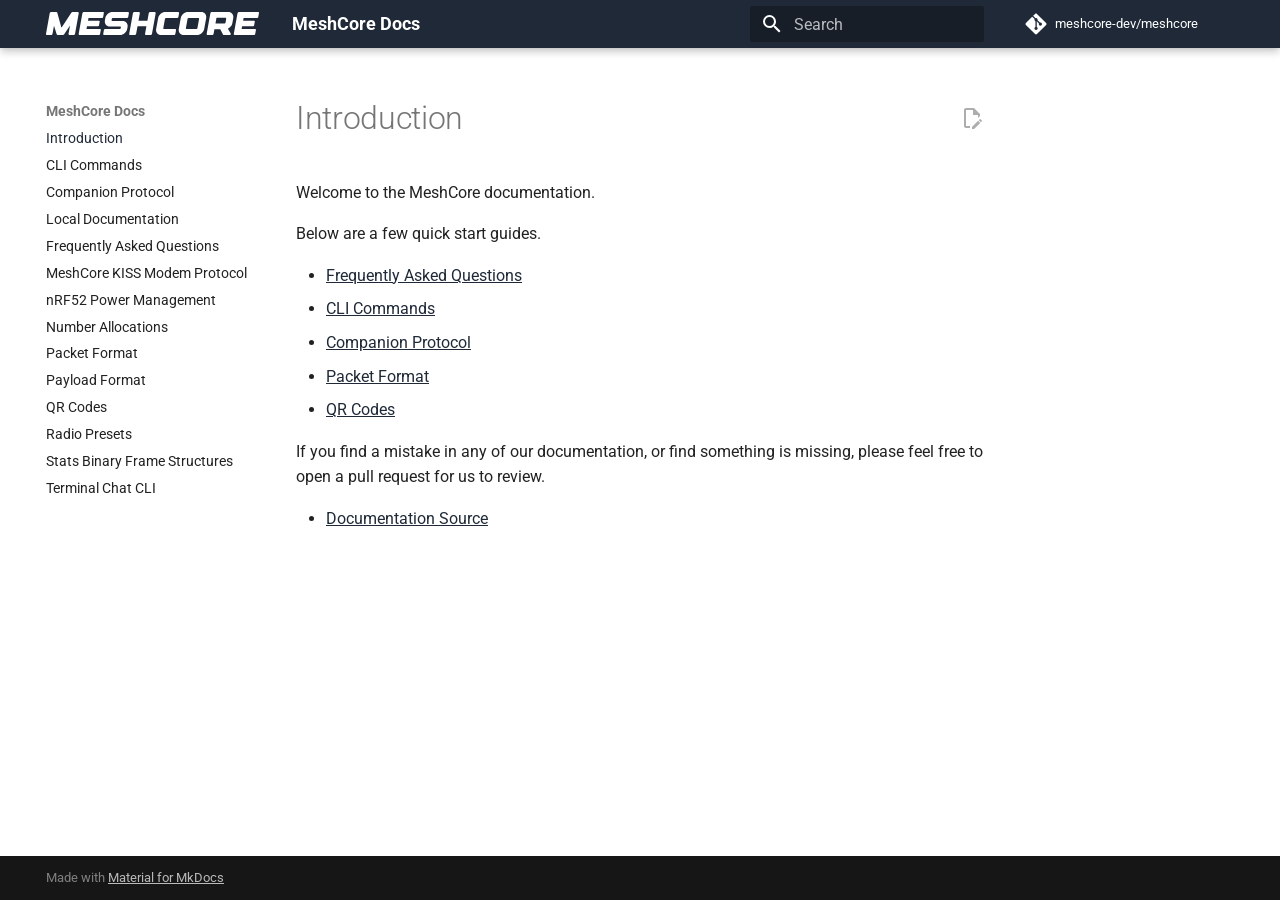
<file: index.html>
<!doctype html>
<html lang="en" class="no-js">
  <head>
    
      <meta charset="utf-8">
      <meta name="viewport" content="width=device-width,initial-scale=1">
      
        <meta name="description" content="Documentation for the open source MeshCore firmware">
      
      
      
        <link rel="canonical" href="https://meshcore-dev.github.io/meshcore/">
      
      
      
        <link rel="next" href="cli_commands/">
      
      
        
      
      
      <link rel="icon" href="assets/images/favicon.png">
      <meta name="generator" content="mkdocs-1.6.1, mkdocs-material-9.7.7">
    
    
      
        <title>MeshCore Docs</title>
      
    
    
      <link rel="stylesheet" href="assets/stylesheets/main.ec1eaa64.min.css">
      
      


    
    
      
    
    
      
        
        
        <link rel="preconnect" href="https://fonts.gstatic.com" crossorigin>
        <link rel="stylesheet" href="https://fonts.googleapis.com/css?family=Roboto:300,300i,400,400i,700,700i%7CRoboto+Mono:400,400i,700,700i&display=fallback">
        <style>:root{--md-text-font:"Roboto";--md-code-font:"Roboto Mono"}</style>
      
    
    
      <link rel="stylesheet" href="_stylesheets/extra.css">
    
    <script>__md_scope=new URL(".",location),__md_hash=e=>[...e].reduce(((e,_)=>(e<<5)-e+_.charCodeAt(0)),0),__md_get=(e,_=localStorage,t=__md_scope)=>JSON.parse(_.getItem(t.pathname+"."+e)),__md_set=(e,_,t=localStorage,a=__md_scope)=>{try{t.setItem(a.pathname+"."+e,JSON.stringify(_))}catch(e){}}</script>
    
      

    
    
  </head>
  
  
    <body dir="ltr">
  
    
    <input class="md-toggle" data-md-toggle="drawer" type="checkbox" id="__drawer" autocomplete="off">
    <input class="md-toggle" data-md-toggle="search" type="checkbox" id="__search" autocomplete="off">
    <label class="md-overlay" for="__drawer"></label>
    <div data-md-component="skip">
      
        
        <a href="#introduction" class="md-skip">
          Skip to content
        </a>
      
    </div>
    <div data-md-component="announce">
      
    </div>
    
    
      

  

<header class="md-header md-header--shadow" data-md-component="header">
  <nav class="md-header__inner md-grid" aria-label="Header">
    <a href="." title="MeshCore Docs" class="md-header__button md-logo" aria-label="MeshCore Docs" data-md-component="logo">
      
  <img src="_assets/meshcore.svg" alt="logo">

    </a>
    <label class="md-header__button md-icon" for="__drawer">
      
      <svg xmlns="http://www.w3.org/2000/svg" viewBox="0 0 24 24"><path d="M3 6h18v2H3zm0 5h18v2H3zm0 5h18v2H3z"/></svg>
    </label>
    <div class="md-header__title" data-md-component="header-title">
      <div class="md-header__ellipsis">
        <div class="md-header__topic">
          <span class="md-ellipsis">
            MeshCore Docs
          </span>
        </div>
        <div class="md-header__topic" data-md-component="header-topic">
          <span class="md-ellipsis">
            
              Introduction
            
          </span>
        </div>
      </div>
    </div>
    
    
      <script>var palette=__md_get("__palette");if(palette&&palette.color){if("(prefers-color-scheme)"===palette.color.media){var media=matchMedia("(prefers-color-scheme: light)"),input=document.querySelector(media.matches?"[data-md-color-media='(prefers-color-scheme: light)']":"[data-md-color-media='(prefers-color-scheme: dark)']");palette.color.media=input.getAttribute("data-md-color-media"),palette.color.scheme=input.getAttribute("data-md-color-scheme"),palette.color.primary=input.getAttribute("data-md-color-primary"),palette.color.accent=input.getAttribute("data-md-color-accent")}for(var[key,value]of Object.entries(palette.color))document.body.setAttribute("data-md-color-"+key,value)}</script>
    
    
    
      
      
        <label class="md-header__button md-icon" for="__search">
          
          <svg xmlns="http://www.w3.org/2000/svg" viewBox="0 0 24 24"><path d="M9.5 3A6.5 6.5 0 0 1 16 9.5c0 1.61-.59 3.09-1.56 4.23l.27.27h.79l5 5-1.5 1.5-5-5v-.79l-.27-.27A6.52 6.52 0 0 1 9.5 16 6.5 6.5 0 0 1 3 9.5 6.5 6.5 0 0 1 9.5 3m0 2C7 5 5 7 5 9.5S7 14 9.5 14 14 12 14 9.5 12 5 9.5 5"/></svg>
        </label>
        <div class="md-search" data-md-component="search" role="dialog">
  <label class="md-search__overlay" for="__search"></label>
  <div class="md-search__inner" role="search">
    <form class="md-search__form" name="search">
      <input type="text" class="md-search__input" name="query" aria-label="Search" placeholder="Search" autocapitalize="off" autocorrect="off" autocomplete="off" spellcheck="false" data-md-component="search-query" required>
      <label class="md-search__icon md-icon" for="__search">
        
        <svg xmlns="http://www.w3.org/2000/svg" viewBox="0 0 24 24"><path d="M9.5 3A6.5 6.5 0 0 1 16 9.5c0 1.61-.59 3.09-1.56 4.23l.27.27h.79l5 5-1.5 1.5-5-5v-.79l-.27-.27A6.52 6.52 0 0 1 9.5 16 6.5 6.5 0 0 1 3 9.5 6.5 6.5 0 0 1 9.5 3m0 2C7 5 5 7 5 9.5S7 14 9.5 14 14 12 14 9.5 12 5 9.5 5"/></svg>
        
        <svg xmlns="http://www.w3.org/2000/svg" viewBox="0 0 24 24"><path d="M20 11v2H8l5.5 5.5-1.42 1.42L4.16 12l7.92-7.92L13.5 5.5 8 11z"/></svg>
      </label>
      <nav class="md-search__options" aria-label="Search">
        
        <button type="reset" class="md-search__icon md-icon" title="Clear" aria-label="Clear" tabindex="-1">
          
          <svg xmlns="http://www.w3.org/2000/svg" viewBox="0 0 24 24"><path d="M19 6.41 17.59 5 12 10.59 6.41 5 5 6.41 10.59 12 5 17.59 6.41 19 12 13.41 17.59 19 19 17.59 13.41 12z"/></svg>
        </button>
      </nav>
      
        <div class="md-search__suggest" data-md-component="search-suggest"></div>
      
    </form>
    <div class="md-search__output">
      <div class="md-search__scrollwrap" tabindex="0" data-md-scrollfix>
        <div class="md-search-result" data-md-component="search-result">
          <div class="md-search-result__meta">
            Initializing search
          </div>
          <ol class="md-search-result__list" role="presentation"></ol>
        </div>
      </div>
    </div>
  </div>
</div>
      
    
    
      <div class="md-header__source">
        <a href="https://github.com/meshcore-dev/meshcore/" title="Go to repository" class="md-source" data-md-component="source">
  <div class="md-source__icon md-icon">
    
    <svg xmlns="http://www.w3.org/2000/svg" viewBox="0 0 448 512"><!--! Font Awesome Free 7.1.0 by @fontawesome - https://fontawesome.com License - https://fontawesome.com/license/free (Icons: CC BY 4.0, Fonts: SIL OFL 1.1, Code: MIT License) Copyright 2025 Fonticons, Inc.--><path d="M439.6 236.1 244 40.5c-5.4-5.5-12.8-8.5-20.4-8.5s-15 3-20.4 8.4L162.5 81l51.5 51.5c27.1-9.1 52.7 16.8 43.4 43.7l49.7 49.7c34.2-11.8 61.2 31 35.5 56.7-26.5 26.5-70.2-2.9-56-37.3L240.3 199v121.9c25.3 12.5 22.3 41.8 9.1 55-6.4 6.4-15.2 10.1-24.3 10.1s-17.8-3.6-24.3-10.1c-17.6-17.6-11.1-46.9 11.2-56v-123c-20.8-8.5-24.6-30.7-18.6-45L142.6 101 8.5 235.1C3 240.6 0 247.9 0 255.5s3 15 8.5 20.4l195.6 195.7c5.4 5.4 12.7 8.4 20.4 8.4s15-3 20.4-8.4l194.7-194.7c5.4-5.4 8.4-12.8 8.4-20.4s-3-15-8.4-20.4"/></svg>
  </div>
  <div class="md-source__repository">
    meshcore-dev/meshcore
  </div>
</a>
      </div>
    
  </nav>
  
</header>
    
    <div class="md-container" data-md-component="container">
      
      
        
          
        
      
      <main class="md-main" data-md-component="main">
        <div class="md-main__inner md-grid">
          
            
              
              <div class="md-sidebar md-sidebar--primary" data-md-component="sidebar" data-md-type="navigation" >
                <div class="md-sidebar__scrollwrap">
                  <div class="md-sidebar__inner">
                    



<nav class="md-nav md-nav--primary" aria-label="Navigation" data-md-level="0">
  <label class="md-nav__title" for="__drawer">
    <a href="." title="MeshCore Docs" class="md-nav__button md-logo" aria-label="MeshCore Docs" data-md-component="logo">
      
  <img src="_assets/meshcore.svg" alt="logo">

    </a>
    MeshCore Docs
  </label>
  
    <div class="md-nav__source">
      <a href="https://github.com/meshcore-dev/meshcore/" title="Go to repository" class="md-source" data-md-component="source">
  <div class="md-source__icon md-icon">
    
    <svg xmlns="http://www.w3.org/2000/svg" viewBox="0 0 448 512"><!--! Font Awesome Free 7.1.0 by @fontawesome - https://fontawesome.com License - https://fontawesome.com/license/free (Icons: CC BY 4.0, Fonts: SIL OFL 1.1, Code: MIT License) Copyright 2025 Fonticons, Inc.--><path d="M439.6 236.1 244 40.5c-5.4-5.5-12.8-8.5-20.4-8.5s-15 3-20.4 8.4L162.5 81l51.5 51.5c27.1-9.1 52.7 16.8 43.4 43.7l49.7 49.7c34.2-11.8 61.2 31 35.5 56.7-26.5 26.5-70.2-2.9-56-37.3L240.3 199v121.9c25.3 12.5 22.3 41.8 9.1 55-6.4 6.4-15.2 10.1-24.3 10.1s-17.8-3.6-24.3-10.1c-17.6-17.6-11.1-46.9 11.2-56v-123c-20.8-8.5-24.6-30.7-18.6-45L142.6 101 8.5 235.1C3 240.6 0 247.9 0 255.5s3 15 8.5 20.4l195.6 195.7c5.4 5.4 12.7 8.4 20.4 8.4s15-3 20.4-8.4l194.7-194.7c5.4-5.4 8.4-12.8 8.4-20.4s-3-15-8.4-20.4"/></svg>
  </div>
  <div class="md-source__repository">
    meshcore-dev/meshcore
  </div>
</a>
    </div>
  
  <ul class="md-nav__list" data-md-scrollfix>
    
      
      
  
  
    
  
  
  
    <li class="md-nav__item md-nav__item--active">
      
      <input class="md-nav__toggle md-toggle" type="checkbox" id="__toc">
      
      
        
      
      
      <a href="." class="md-nav__link md-nav__link--active">
        
  
  
  <span class="md-ellipsis">
    
  
    Introduction
  

    
  </span>
  
  

      </a>
      
    </li>
  

    
      
      
  
  
  
  
    <li class="md-nav__item">
      <a href="cli_commands/" class="md-nav__link">
        
  
  
  <span class="md-ellipsis">
    
  
    CLI Commands
  

    
  </span>
  
  

      </a>
    </li>
  

    
      
      
  
  
  
  
    <li class="md-nav__item">
      <a href="companion_protocol/" class="md-nav__link">
        
  
  
  <span class="md-ellipsis">
    
  
    Companion Protocol
  

    
  </span>
  
  

      </a>
    </li>
  

    
      
      
  
  
  
  
    <li class="md-nav__item">
      <a href="docs/" class="md-nav__link">
        
  
  
  <span class="md-ellipsis">
    
  
    Local Documentation
  

    
  </span>
  
  

      </a>
    </li>
  

    
      
      
  
  
  
  
    <li class="md-nav__item">
      <a href="faq/" class="md-nav__link">
        
  
  
  <span class="md-ellipsis">
    
  
    Frequently Asked Questions
  

    
  </span>
  
  

      </a>
    </li>
  

    
      
      
  
  
  
  
    <li class="md-nav__item">
      <a href="kiss_modem_protocol/" class="md-nav__link">
        
  
  
  <span class="md-ellipsis">
    
  
    MeshCore KISS Modem Protocol
  

    
  </span>
  
  

      </a>
    </li>
  

    
      
      
  
  
  
  
    <li class="md-nav__item">
      <a href="nrf52_power_management/" class="md-nav__link">
        
  
  
  <span class="md-ellipsis">
    
  
    nRF52 Power Management
  

    
  </span>
  
  

      </a>
    </li>
  

    
      
      
  
  
  
  
    <li class="md-nav__item">
      <a href="number_allocations/" class="md-nav__link">
        
  
  
  <span class="md-ellipsis">
    
  
    Number Allocations
  

    
  </span>
  
  

      </a>
    </li>
  

    
      
      
  
  
  
  
    <li class="md-nav__item">
      <a href="packet_format/" class="md-nav__link">
        
  
  
  <span class="md-ellipsis">
    
  
    Packet Format
  

    
  </span>
  
  

      </a>
    </li>
  

    
      
      
  
  
  
  
    <li class="md-nav__item">
      <a href="payloads/" class="md-nav__link">
        
  
  
  <span class="md-ellipsis">
    
  
    Payload Format
  

    
  </span>
  
  

      </a>
    </li>
  

    
      
      
  
  
  
  
    <li class="md-nav__item">
      <a href="qr_codes/" class="md-nav__link">
        
  
  
  <span class="md-ellipsis">
    
  
    QR Codes
  

    
  </span>
  
  

      </a>
    </li>
  

    
      
      
  
  
  
  
    <li class="md-nav__item">
      <a href="radio_presets/" class="md-nav__link">
        
  
  
  <span class="md-ellipsis">
    
  
    Radio Presets
  

    
  </span>
  
  

      </a>
    </li>
  

    
      
      
  
  
  
  
    <li class="md-nav__item">
      <a href="stats_binary_frames/" class="md-nav__link">
        
  
  
  <span class="md-ellipsis">
    
  
    Stats Binary Frame Structures
  

    
  </span>
  
  

      </a>
    </li>
  

    
      
      
  
  
  
  
    <li class="md-nav__item">
      <a href="terminal_chat_cli/" class="md-nav__link">
        
  
  
  <span class="md-ellipsis">
    
  
    Terminal Chat CLI
  

    
  </span>
  
  

      </a>
    </li>
  

    
  </ul>
</nav>
                  </div>
                </div>
              </div>
            
            
              
              <div class="md-sidebar md-sidebar--secondary" data-md-component="sidebar" data-md-type="toc" >
                <div class="md-sidebar__scrollwrap">
                  <div class="md-sidebar__inner">
                    

<nav class="md-nav md-nav--secondary" aria-label="Table of contents">
  
  
  
    
  
  
</nav>
                  </div>
                </div>
              </div>
            
          
          
            <div class="md-content" data-md-component="content">
              
              <article class="md-content__inner md-typeset">
                
                  


  
    <a href="https://github.com/meshcore-dev/meshcore/edit/main/docs/index.md" title="Edit this page" class="md-content__button md-icon" rel="edit">
      
      <svg xmlns="http://www.w3.org/2000/svg" viewBox="0 0 24 24"><path d="M10 20H6V4h7v5h5v3.1l2-2V8l-6-6H6c-1.1 0-2 .9-2 2v16c0 1.1.9 2 2 2h4zm10.2-7c.1 0 .3.1.4.2l1.3 1.3c.2.2.2.6 0 .8l-1 1-2.1-2.1 1-1c.1-.1.2-.2.4-.2m0 3.9L14.1 23H12v-2.1l6.1-6.1z"/></svg>
    </a>
  
  


<h1 id="introduction">Introduction</h1>
<p>Welcome to the MeshCore documentation.</p>
<p>Below are a few quick start guides.</p>
<ul>
<li><a href="faq/">Frequently Asked Questions</a></li>
<li><a href="cli_commands/">CLI Commands</a></li>
<li><a href="companion_protocol/">Companion Protocol</a></li>
<li><a href="packet_format/">Packet Format</a></li>
<li><a href="qr_codes/">QR Codes</a></li>
</ul>
<p>If you find a mistake in any of our documentation, or find something is missing, please feel free to open a pull request for us to review.</p>
<ul>
<li><a href="https://github.com/meshcore-dev/MeshCore/tree/main/docs">Documentation Source</a></li>
</ul>












                
              </article>
            </div>
          
          
<script>var target=document.getElementById(location.hash.slice(1));target&&target.name&&(target.checked=target.name.startsWith("__tabbed_"))</script>
        </div>
        
      </main>
      
        <footer class="md-footer">
  
  <div class="md-footer-meta md-typeset">
    <div class="md-footer-meta__inner md-grid">
      <div class="md-copyright">
  
  
    Made with
    <a href="https://squidfunk.github.io/mkdocs-material/" target="_blank" rel="noopener">
      Material for MkDocs
    </a>
  
</div>
      
    </div>
  </div>
</footer>
      
    </div>
    <div class="md-dialog" data-md-component="dialog">
      <div class="md-dialog__inner md-typeset"></div>
    </div>
    
    
    
      
      
      <script id="__config" type="application/json">{"annotate": null, "base": ".", "features": ["content.action.edit", "content.code.copy", "search.highlight", "search.suggest"], "search": "assets/javascripts/workers/search.2c215733.min.js", "tags": null, "translations": {"clipboard.copied": "Copied to clipboard", "clipboard.copy": "Copy to clipboard", "search.result.more.one": "1 more on this page", "search.result.more.other": "# more on this page", "search.result.none": "No matching documents", "search.result.one": "1 matching document", "search.result.other": "# matching documents", "search.result.placeholder": "Type to start searching", "search.result.term.missing": "Missing", "select.version": "Select version"}, "version": null}</script>
    
    
      <script src="assets/javascripts/bundle.d7400e89.min.js"></script>
      
    
  </body>
</html>
</file>
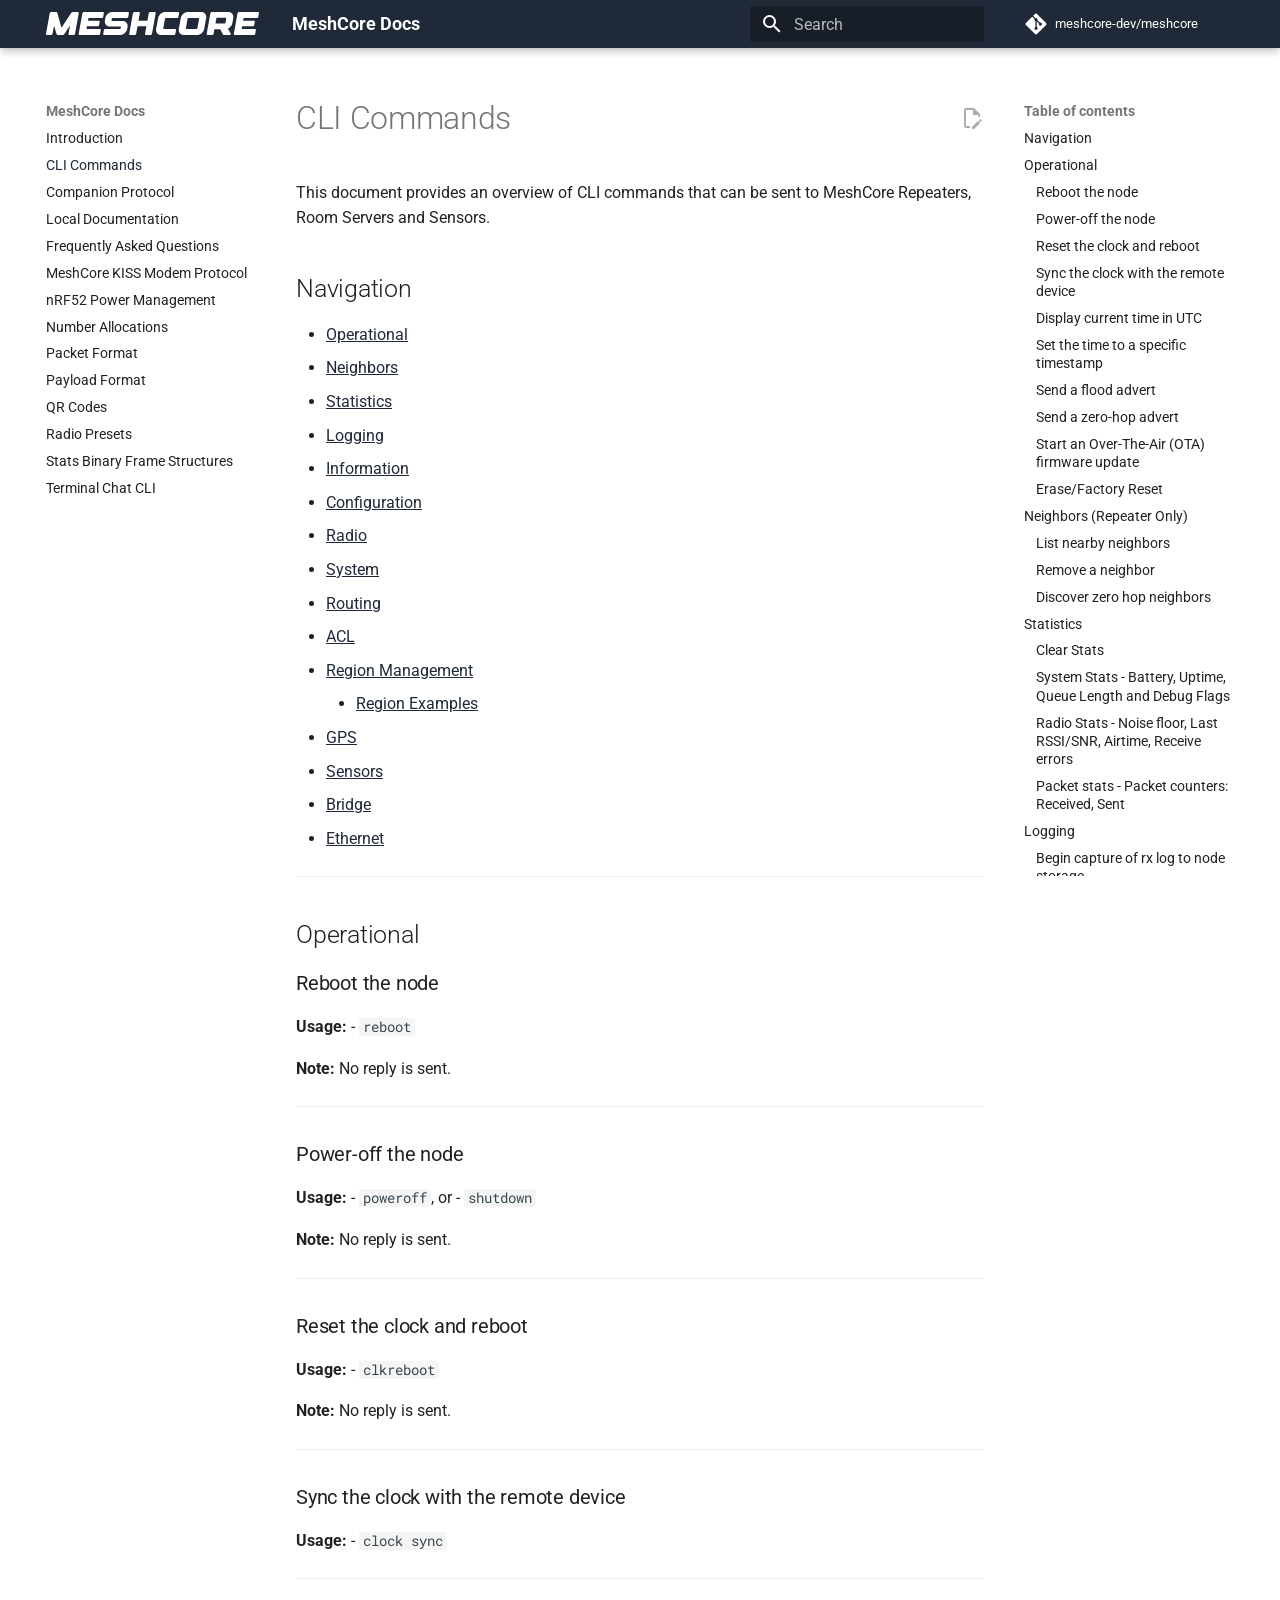
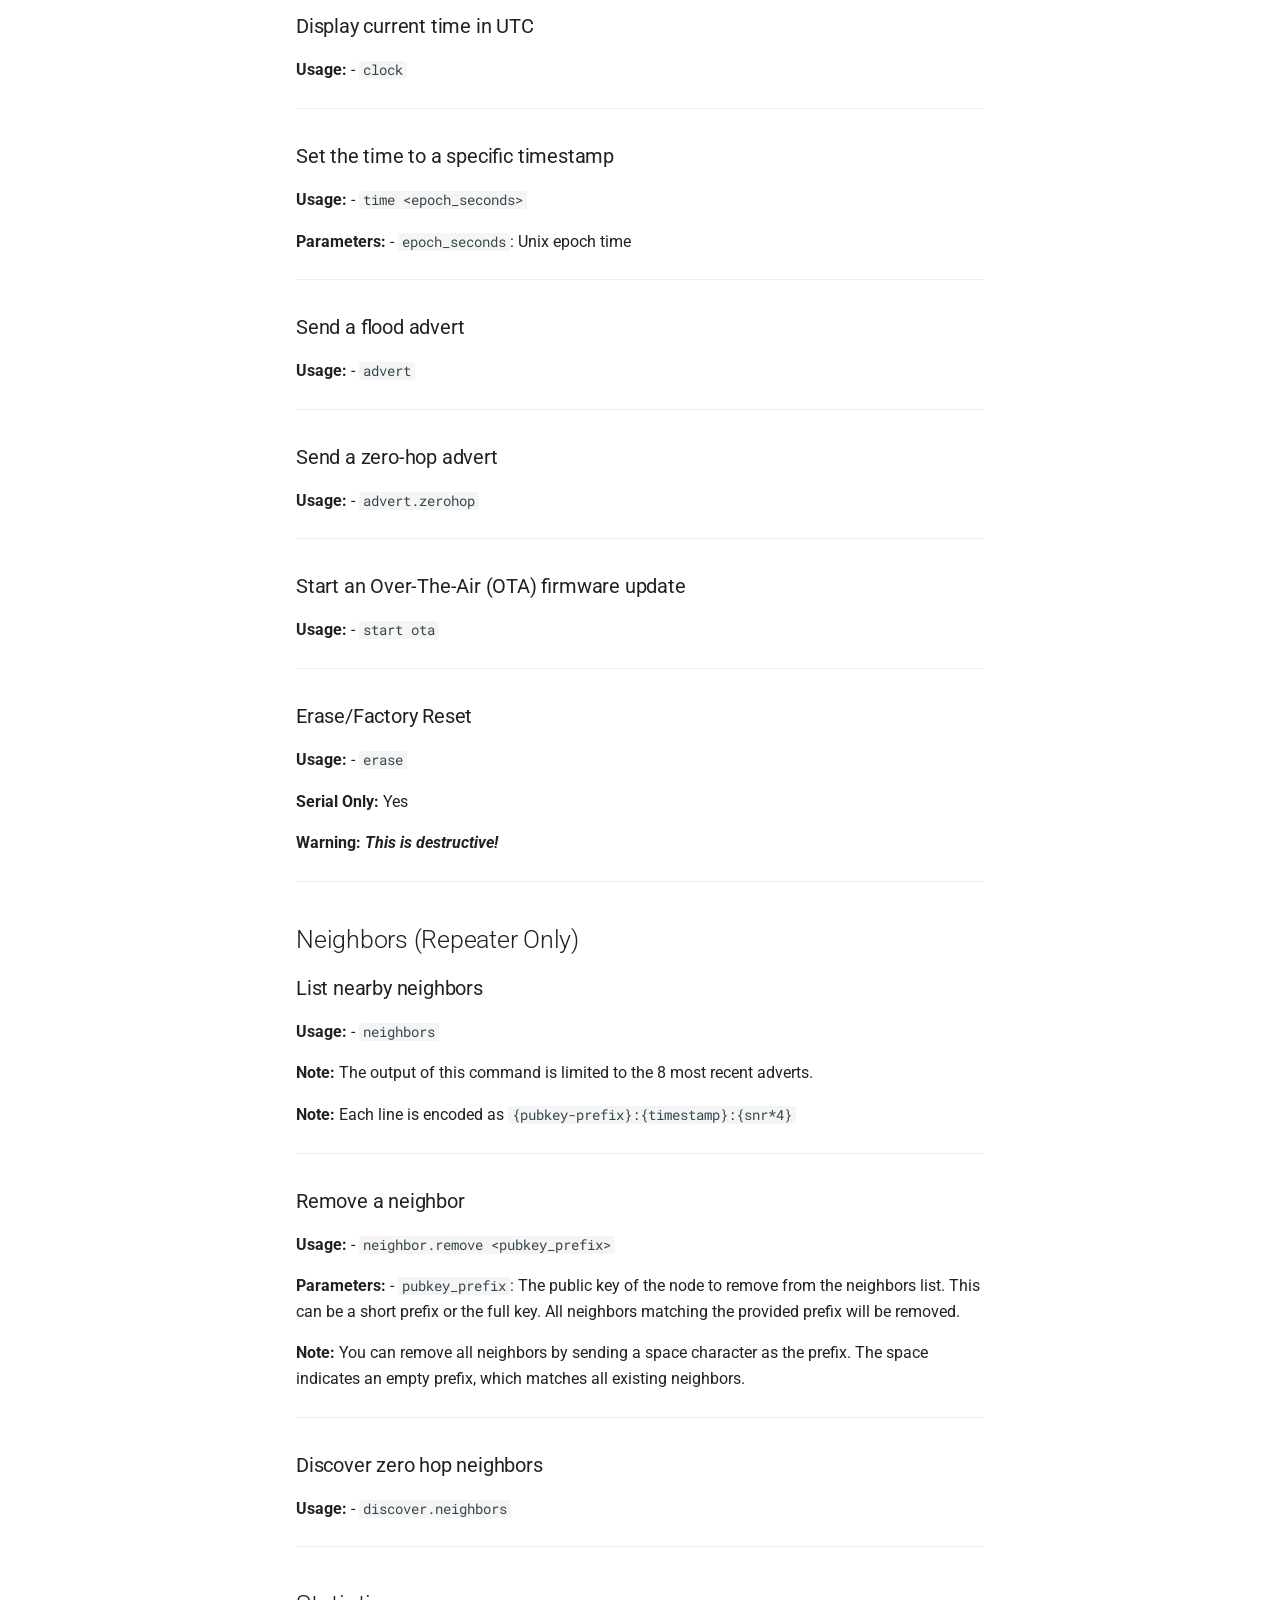
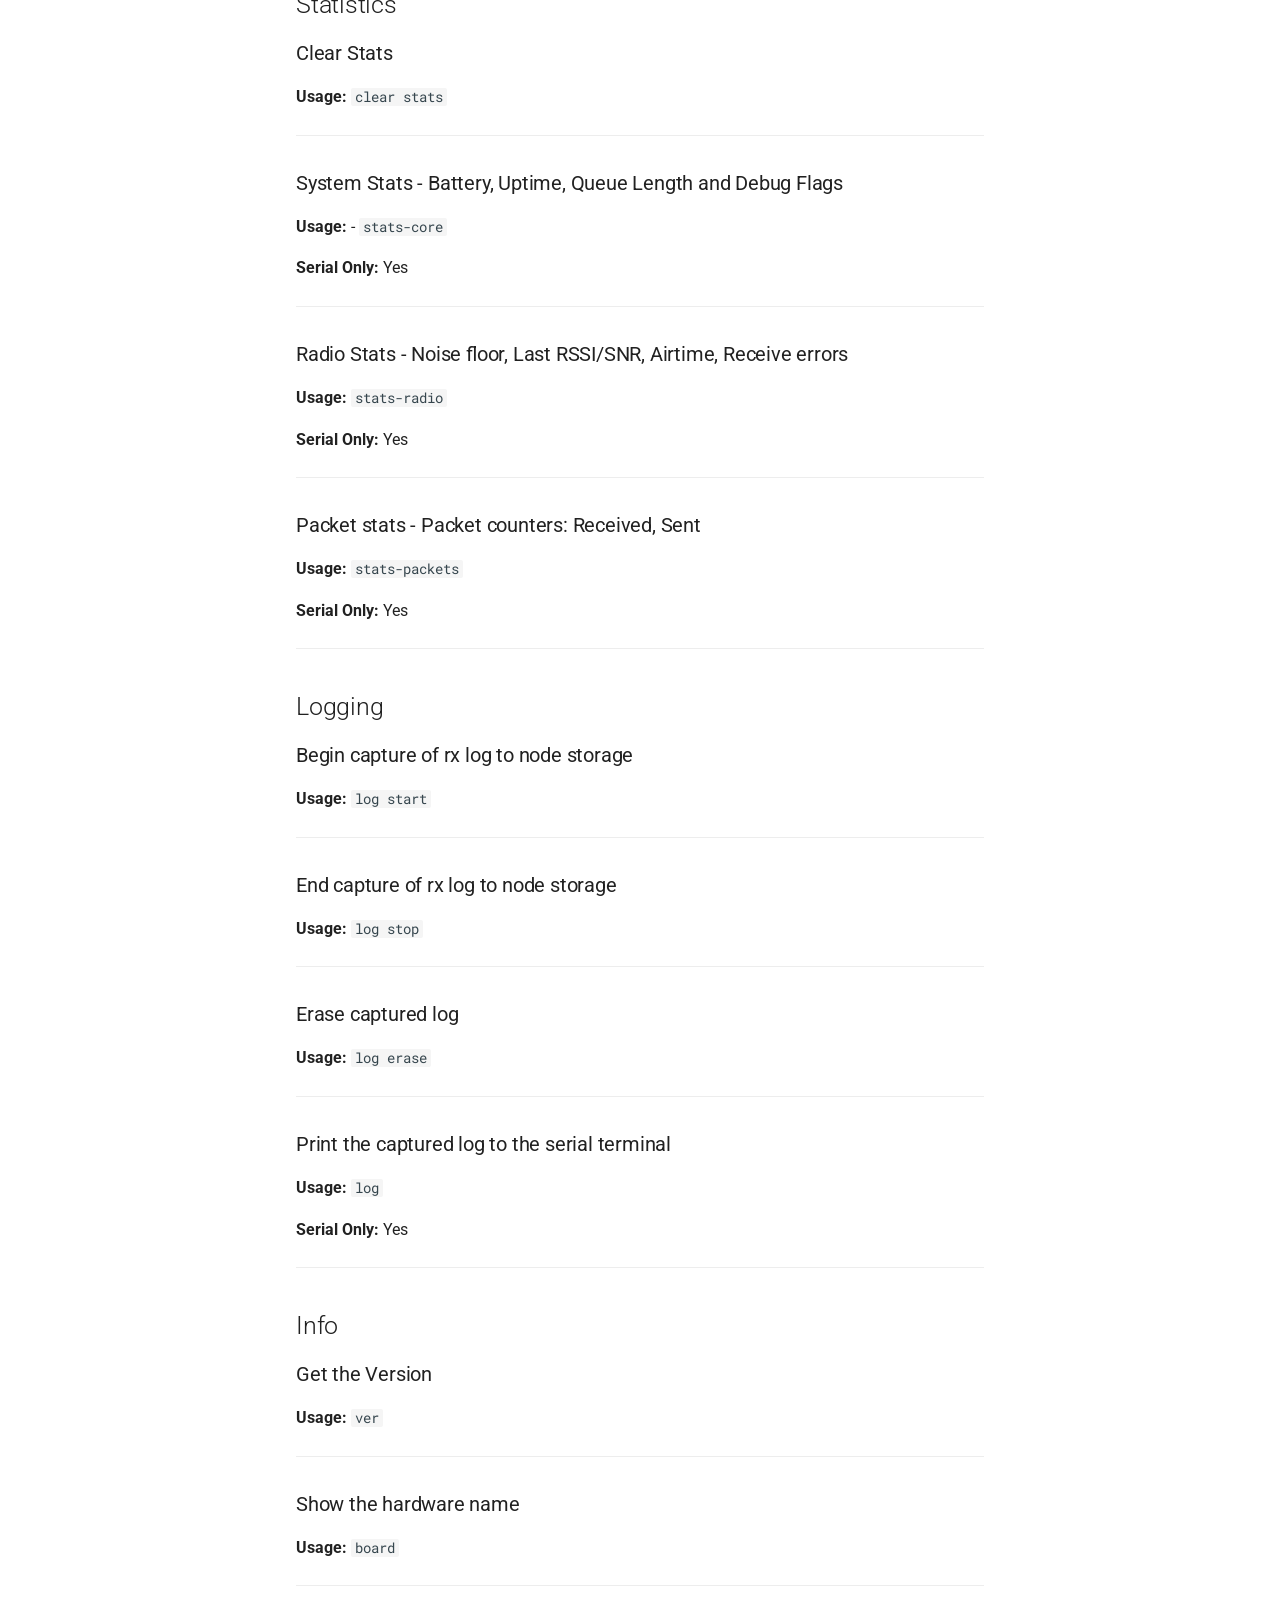
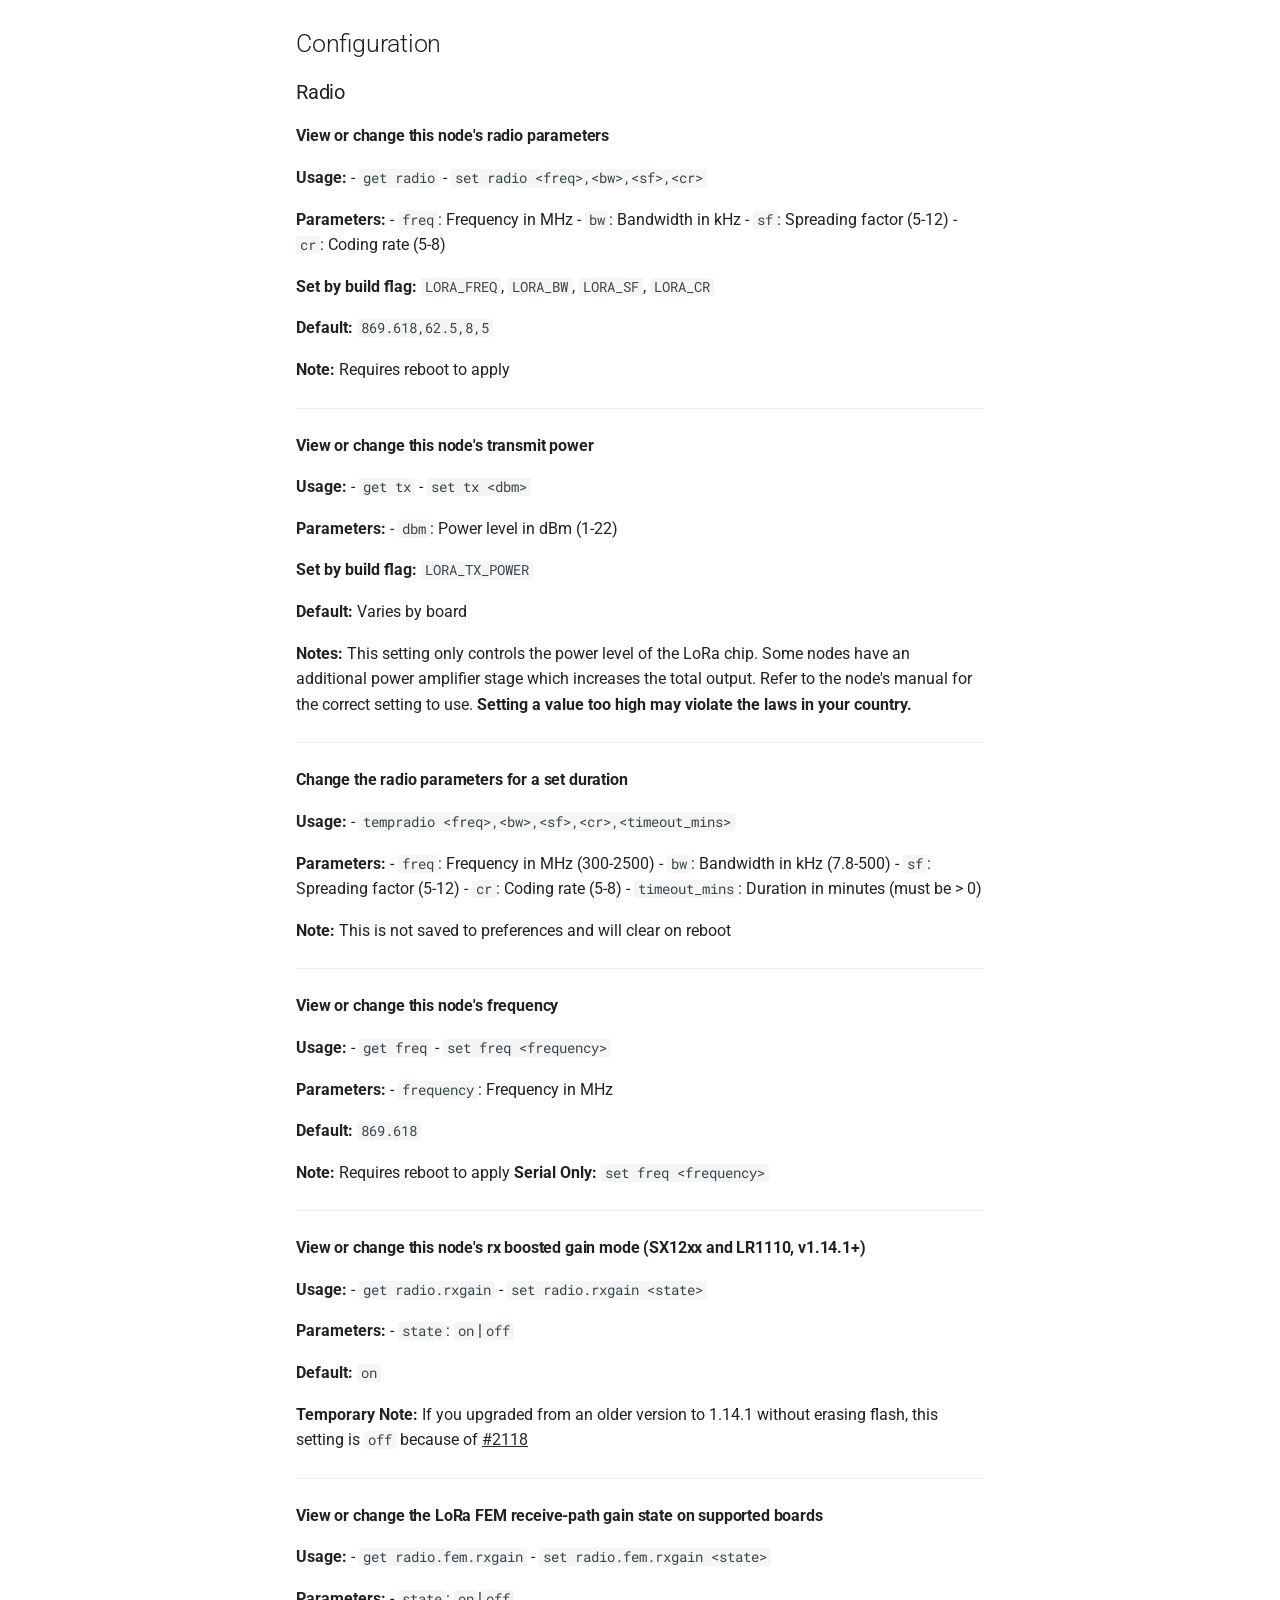
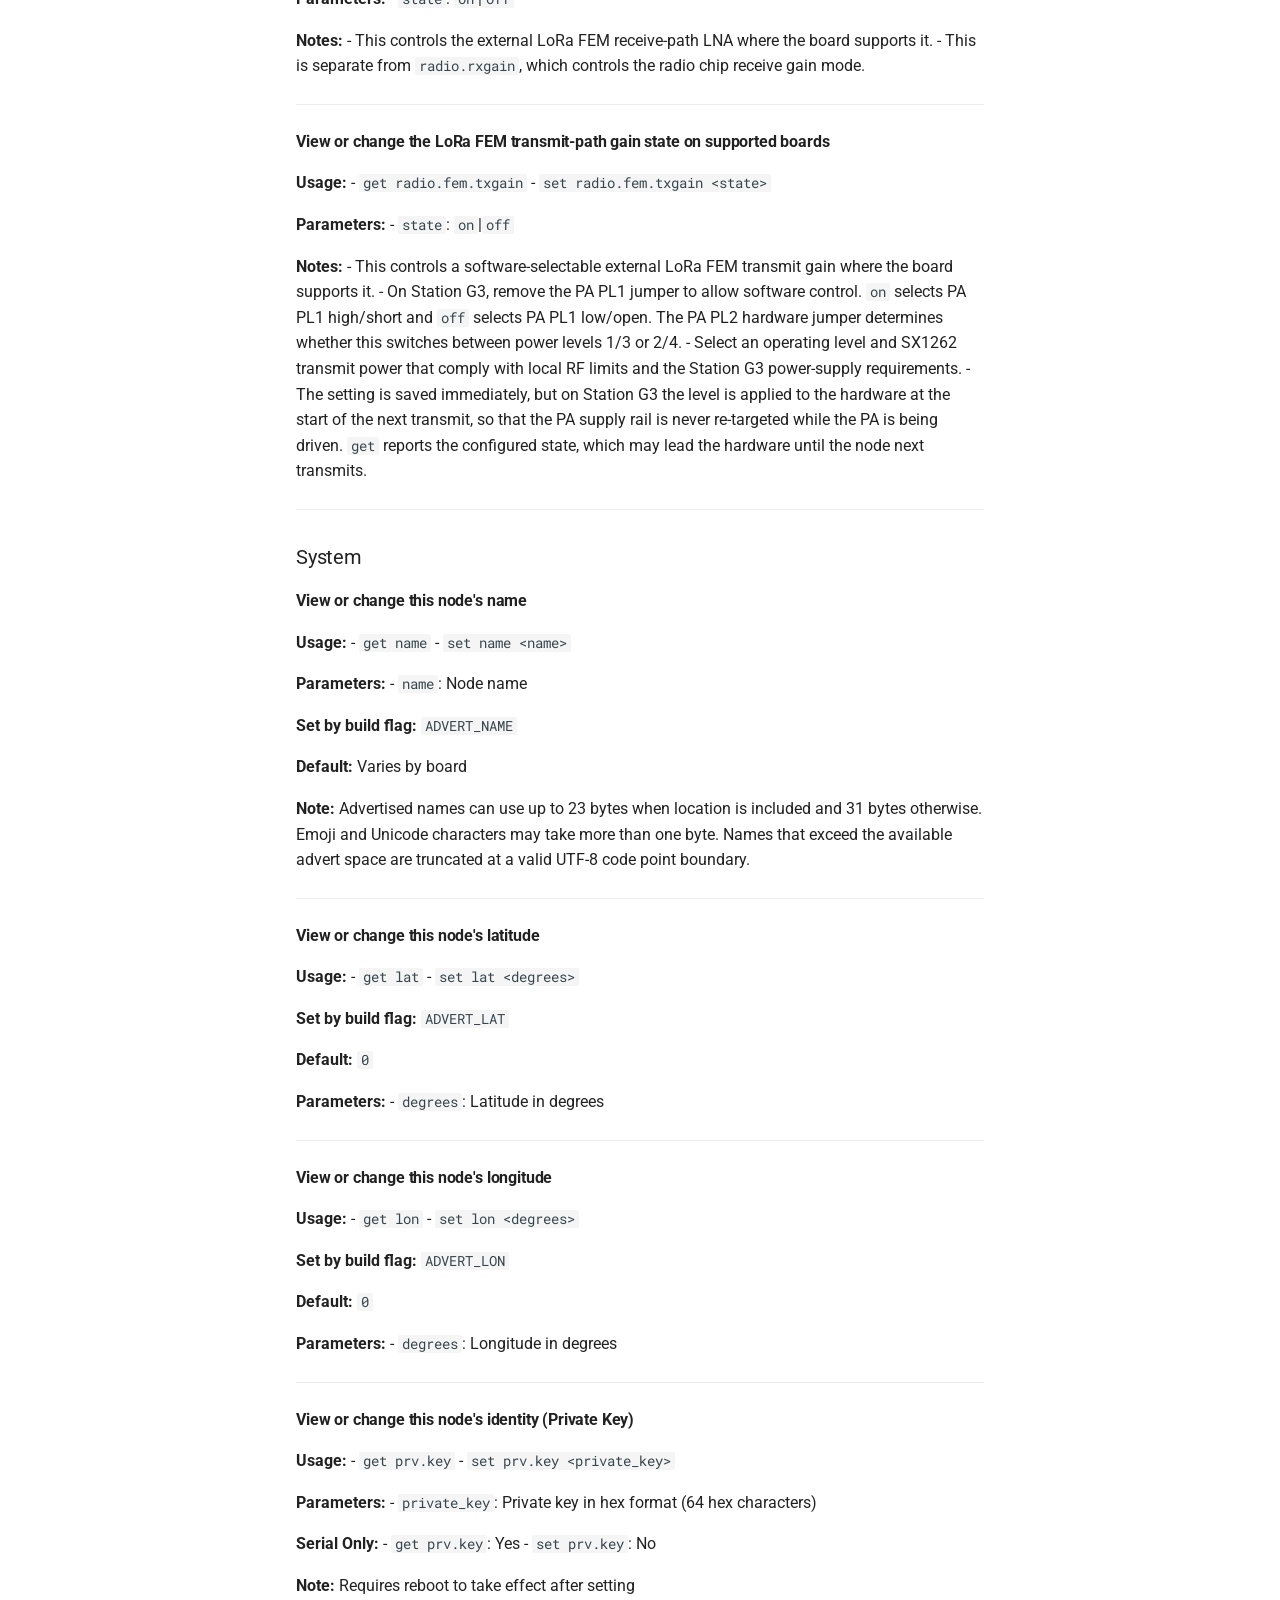
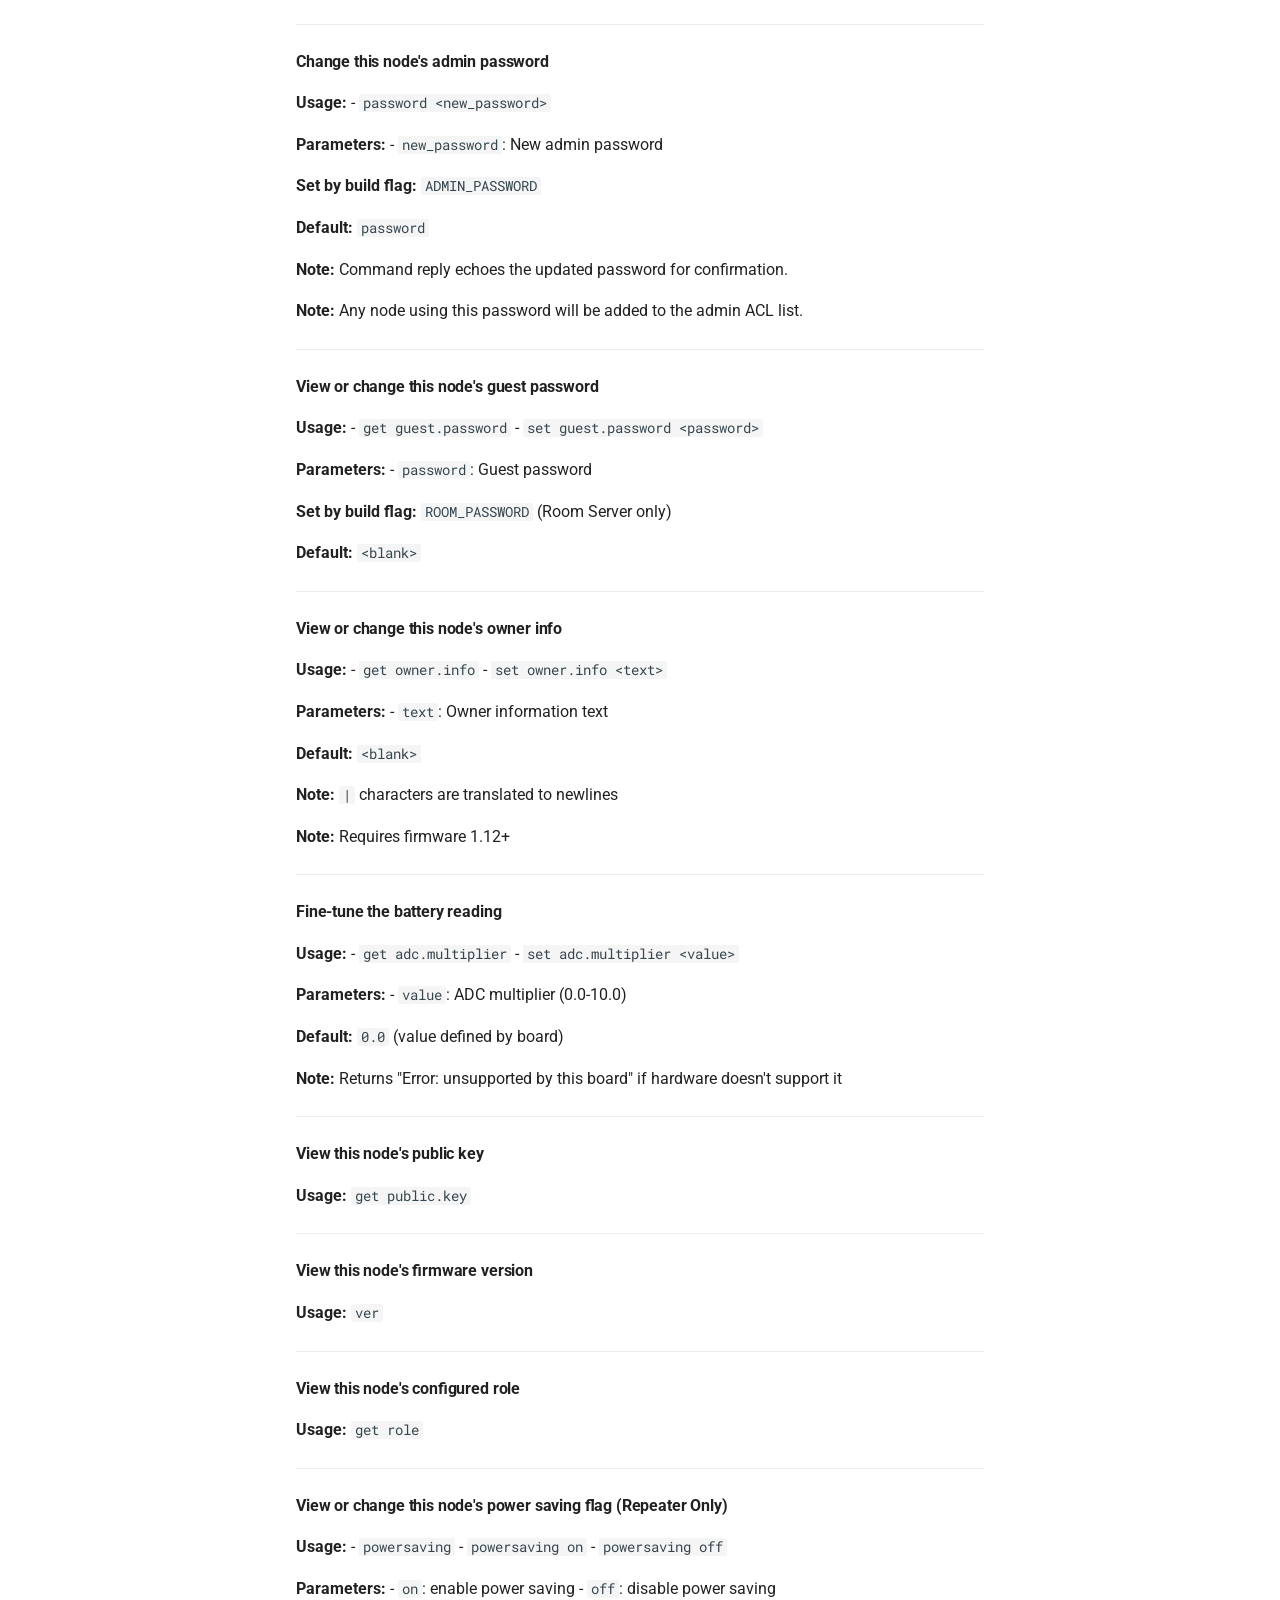
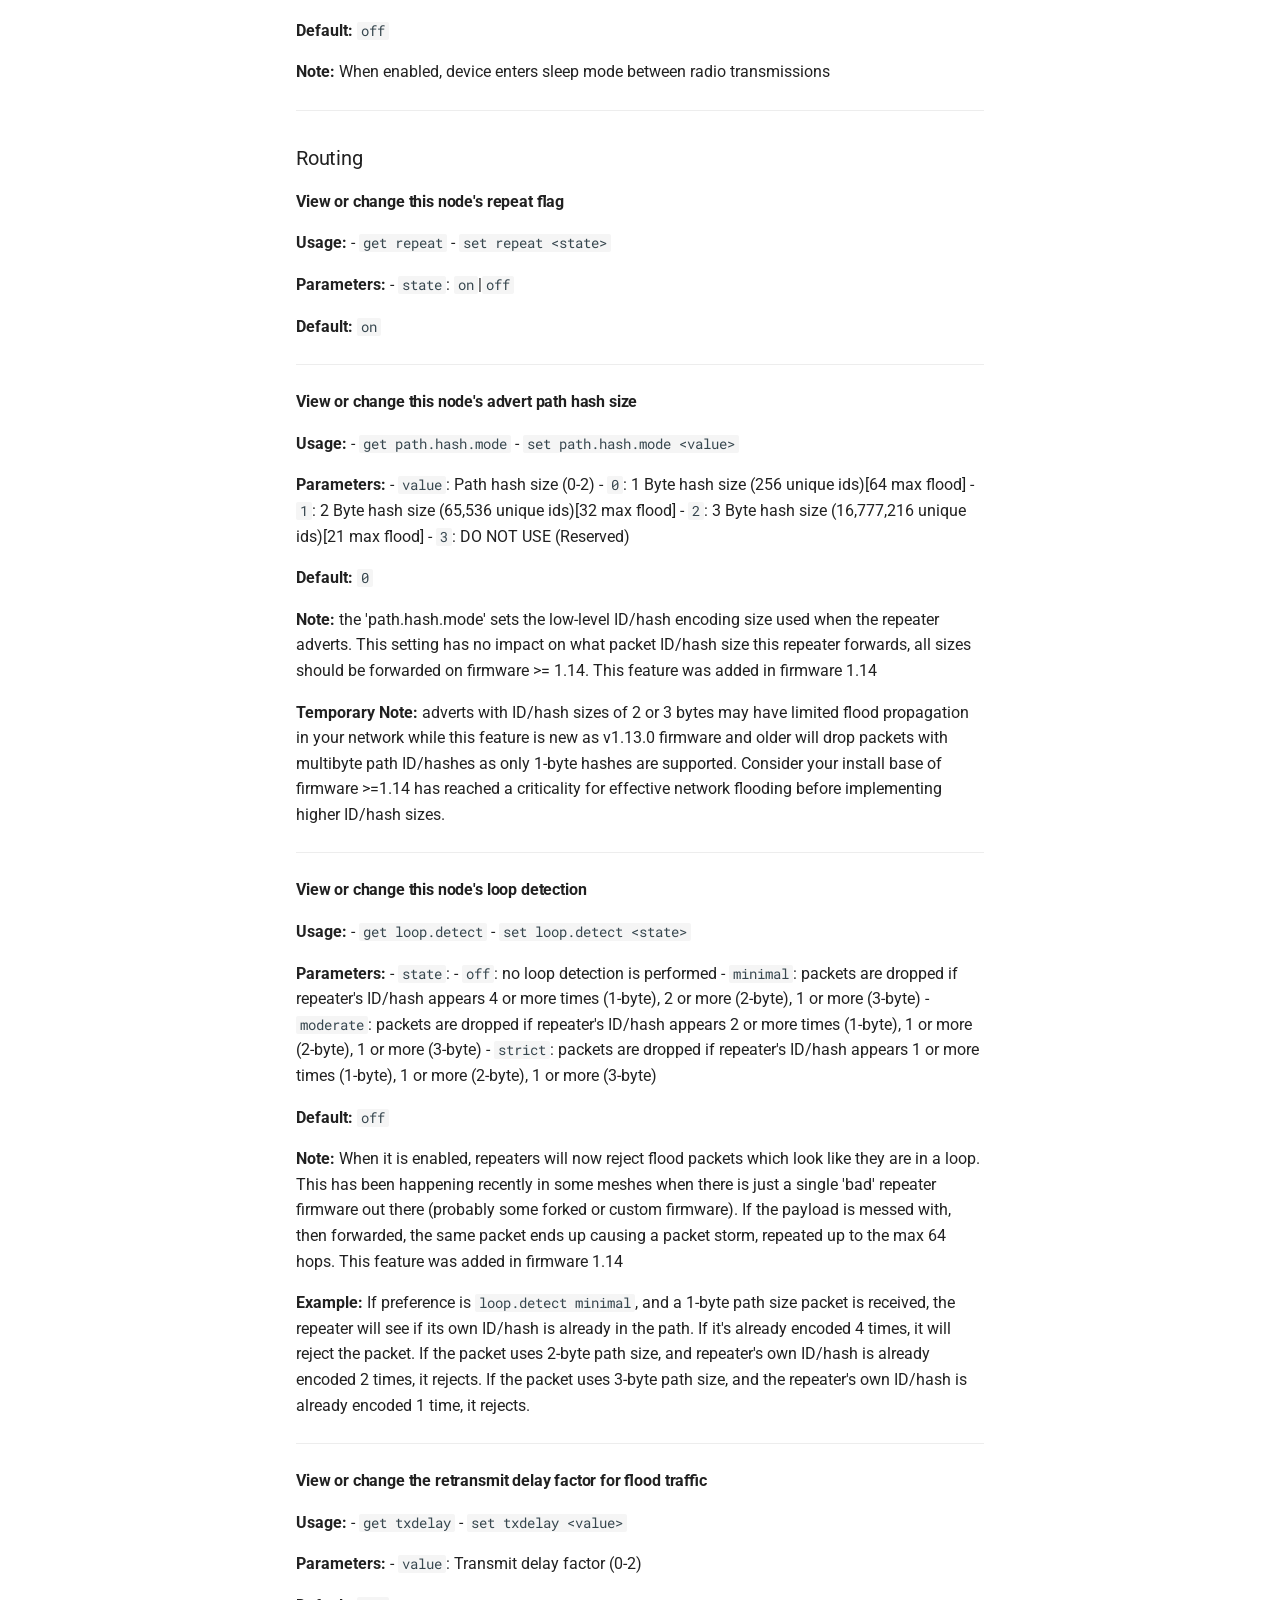
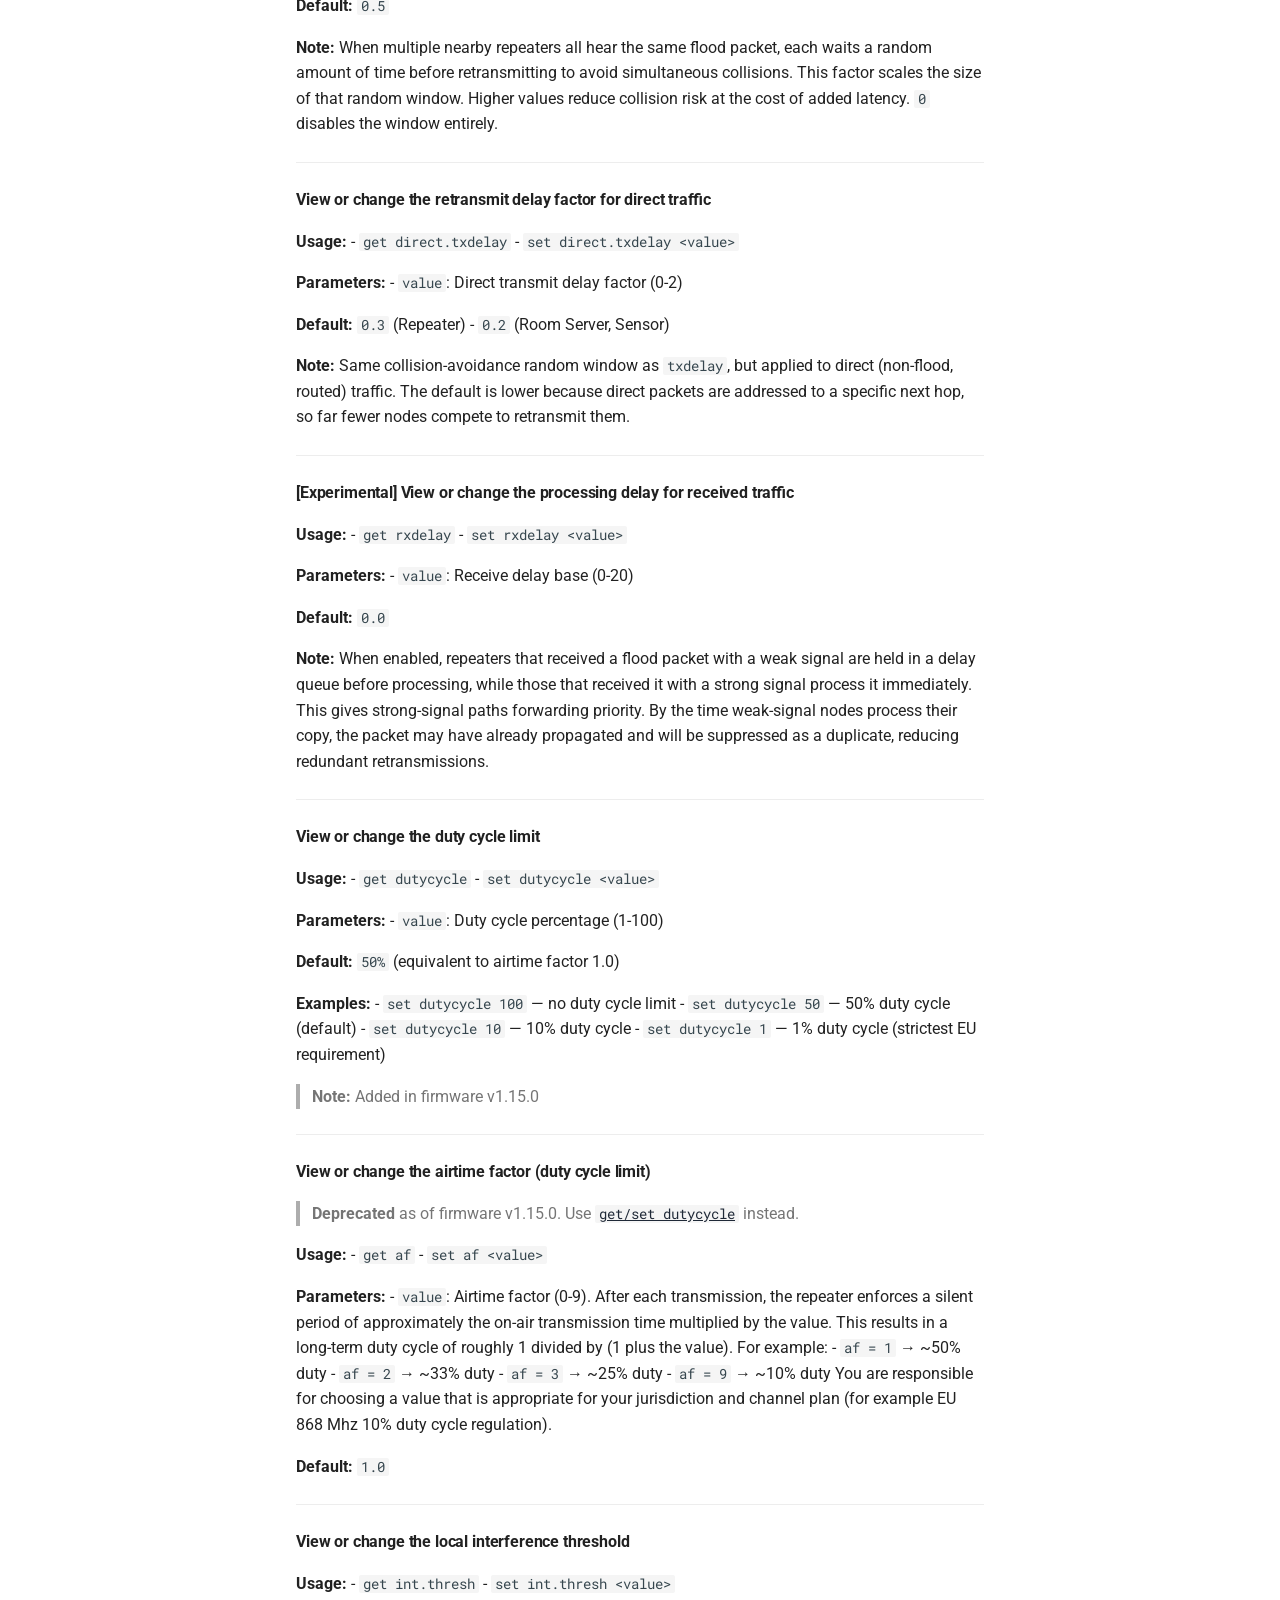
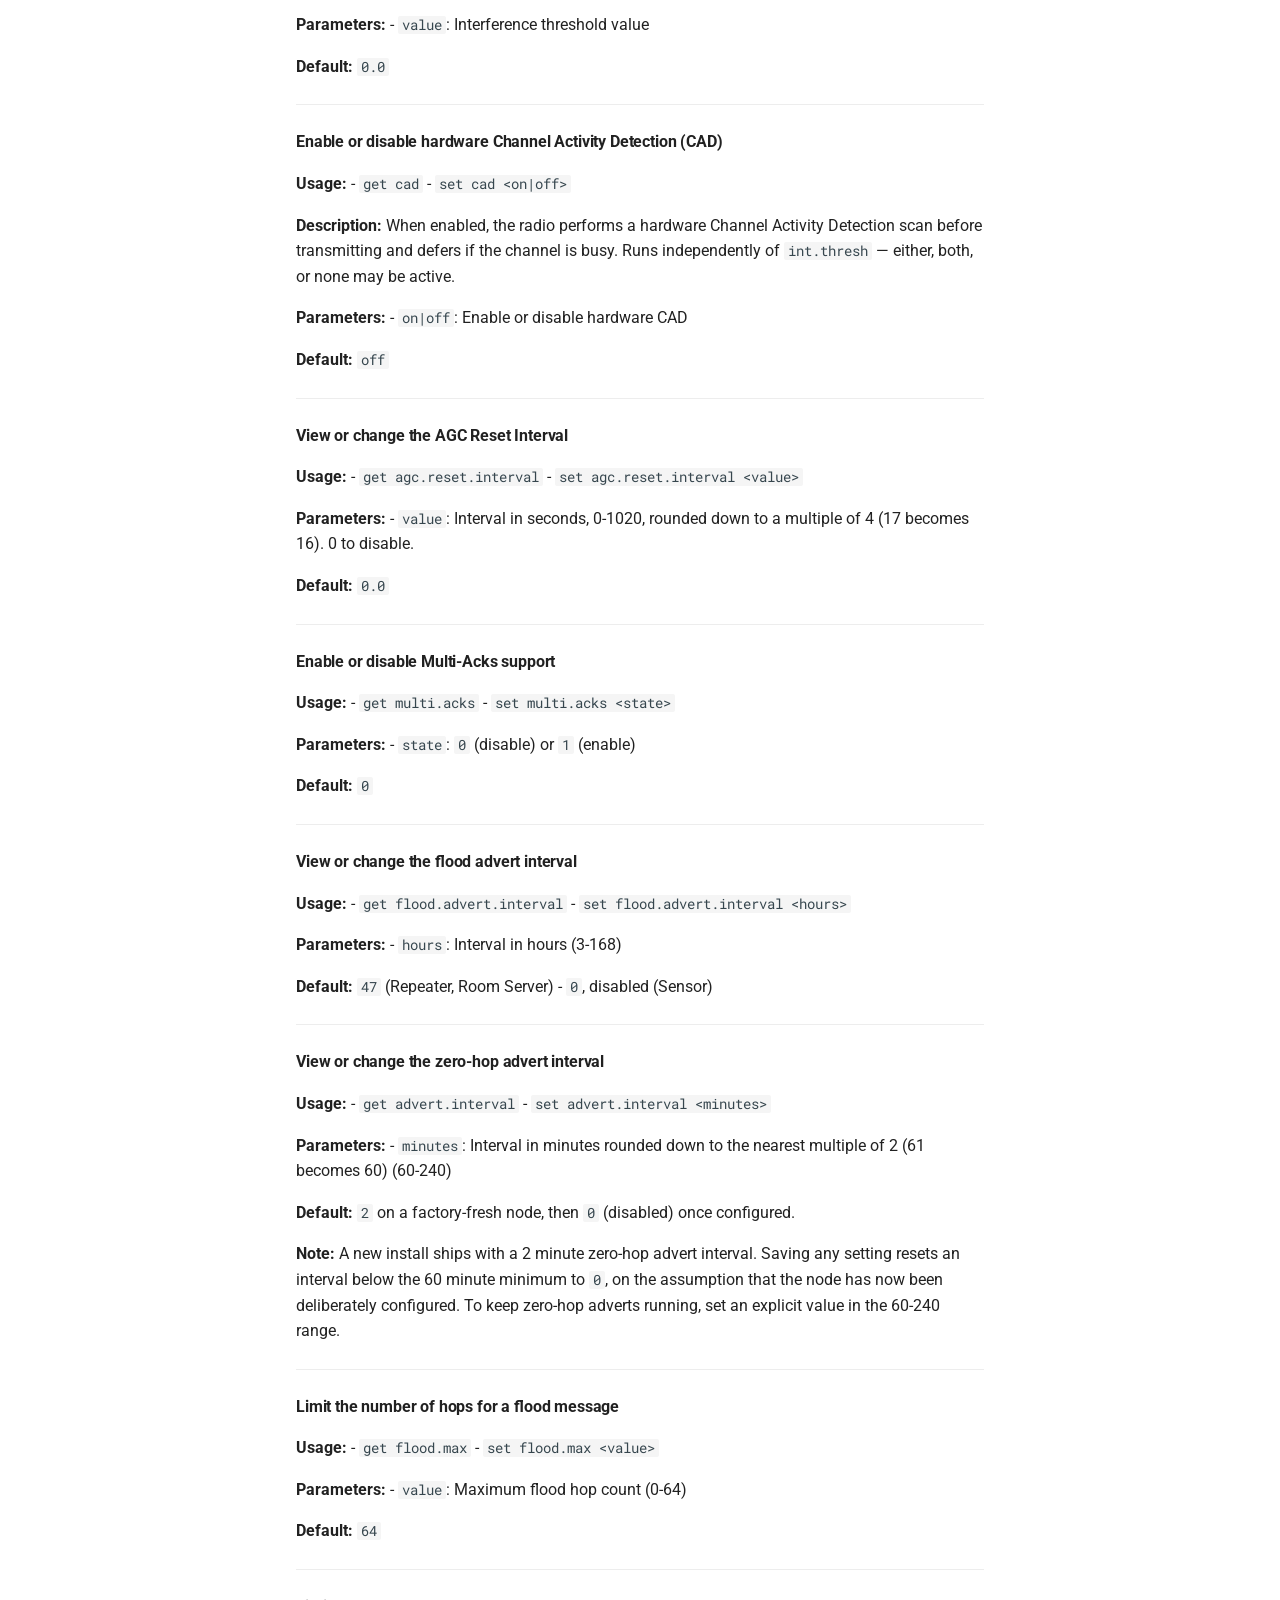
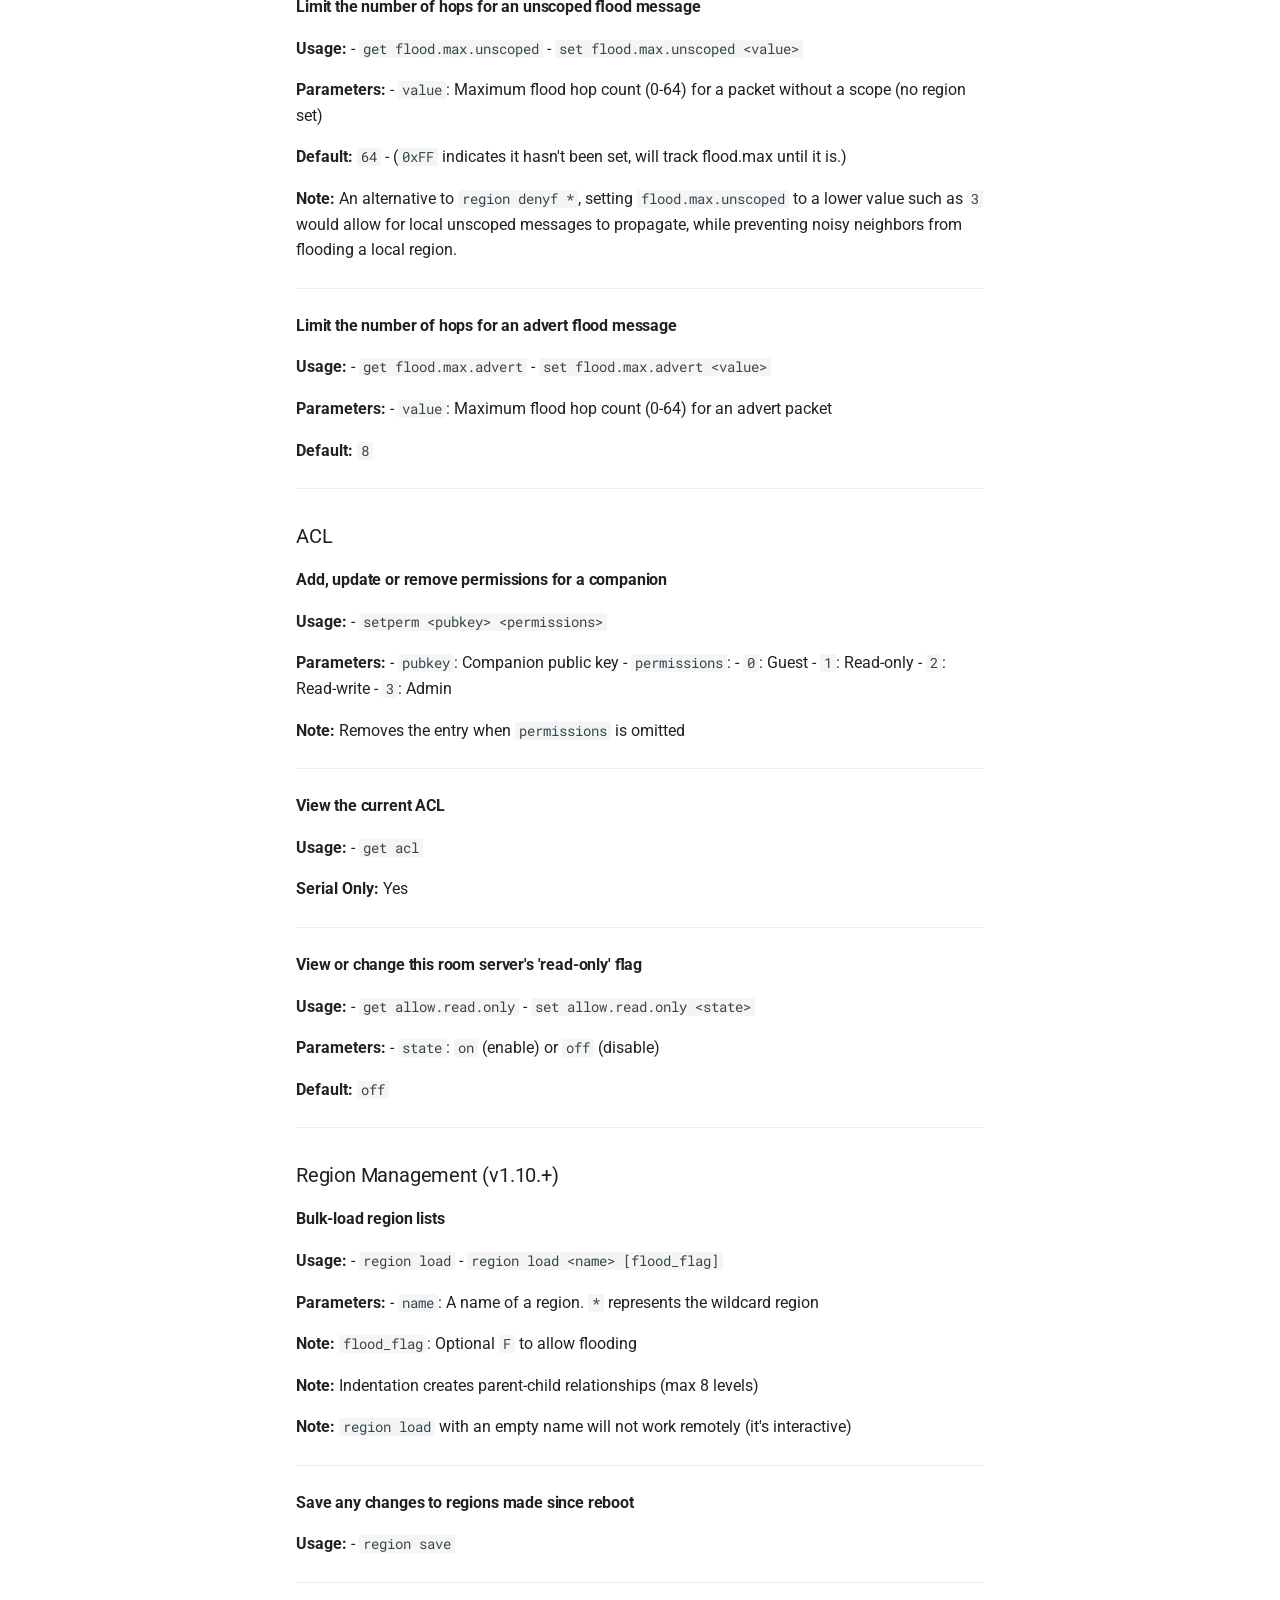
<file: cli_commands/index.html>
<!doctype html>
<html lang="en" class="no-js">
  <head>
    
      <meta charset="utf-8">
      <meta name="viewport" content="width=device-width,initial-scale=1">
      
        <meta name="description" content="Documentation for the open source MeshCore firmware">
      
      
      
        <link rel="canonical" href="https://meshcore-dev.github.io/meshcore/cli_commands/">
      
      
        <link rel="prev" href="..">
      
      
        <link rel="next" href="../companion_protocol/">
      
      
        
      
      
      <link rel="icon" href="../assets/images/favicon.png">
      <meta name="generator" content="mkdocs-1.6.1, mkdocs-material-9.7.7">
    
    
      
        <title>CLI Commands - MeshCore Docs</title>
      
    
    
      <link rel="stylesheet" href="../assets/stylesheets/main.ec1eaa64.min.css">
      
      


    
    
      
    
    
      
        
        
        <link rel="preconnect" href="https://fonts.gstatic.com" crossorigin>
        <link rel="stylesheet" href="https://fonts.googleapis.com/css?family=Roboto:300,300i,400,400i,700,700i%7CRoboto+Mono:400,400i,700,700i&display=fallback">
        <style>:root{--md-text-font:"Roboto";--md-code-font:"Roboto Mono"}</style>
      
    
    
      <link rel="stylesheet" href="../_stylesheets/extra.css">
    
    <script>__md_scope=new URL("..",location),__md_hash=e=>[...e].reduce(((e,_)=>(e<<5)-e+_.charCodeAt(0)),0),__md_get=(e,_=localStorage,t=__md_scope)=>JSON.parse(_.getItem(t.pathname+"."+e)),__md_set=(e,_,t=localStorage,a=__md_scope)=>{try{t.setItem(a.pathname+"."+e,JSON.stringify(_))}catch(e){}}</script>
    
      

    
    
  </head>
  
  
    <body dir="ltr">
  
    
    <input class="md-toggle" data-md-toggle="drawer" type="checkbox" id="__drawer" autocomplete="off">
    <input class="md-toggle" data-md-toggle="search" type="checkbox" id="__search" autocomplete="off">
    <label class="md-overlay" for="__drawer"></label>
    <div data-md-component="skip">
      
        
        <a href="#cli-commands" class="md-skip">
          Skip to content
        </a>
      
    </div>
    <div data-md-component="announce">
      
    </div>
    
    
      

  

<header class="md-header md-header--shadow" data-md-component="header">
  <nav class="md-header__inner md-grid" aria-label="Header">
    <a href=".." title="MeshCore Docs" class="md-header__button md-logo" aria-label="MeshCore Docs" data-md-component="logo">
      
  <img src="../_assets/meshcore.svg" alt="logo">

    </a>
    <label class="md-header__button md-icon" for="__drawer">
      
      <svg xmlns="http://www.w3.org/2000/svg" viewBox="0 0 24 24"><path d="M3 6h18v2H3zm0 5h18v2H3zm0 5h18v2H3z"/></svg>
    </label>
    <div class="md-header__title" data-md-component="header-title">
      <div class="md-header__ellipsis">
        <div class="md-header__topic">
          <span class="md-ellipsis">
            MeshCore Docs
          </span>
        </div>
        <div class="md-header__topic" data-md-component="header-topic">
          <span class="md-ellipsis">
            
              CLI Commands
            
          </span>
        </div>
      </div>
    </div>
    
    
      <script>var palette=__md_get("__palette");if(palette&&palette.color){if("(prefers-color-scheme)"===palette.color.media){var media=matchMedia("(prefers-color-scheme: light)"),input=document.querySelector(media.matches?"[data-md-color-media='(prefers-color-scheme: light)']":"[data-md-color-media='(prefers-color-scheme: dark)']");palette.color.media=input.getAttribute("data-md-color-media"),palette.color.scheme=input.getAttribute("data-md-color-scheme"),palette.color.primary=input.getAttribute("data-md-color-primary"),palette.color.accent=input.getAttribute("data-md-color-accent")}for(var[key,value]of Object.entries(palette.color))document.body.setAttribute("data-md-color-"+key,value)}</script>
    
    
    
      
      
        <label class="md-header__button md-icon" for="__search">
          
          <svg xmlns="http://www.w3.org/2000/svg" viewBox="0 0 24 24"><path d="M9.5 3A6.5 6.5 0 0 1 16 9.5c0 1.61-.59 3.09-1.56 4.23l.27.27h.79l5 5-1.5 1.5-5-5v-.79l-.27-.27A6.52 6.52 0 0 1 9.5 16 6.5 6.5 0 0 1 3 9.5 6.5 6.5 0 0 1 9.5 3m0 2C7 5 5 7 5 9.5S7 14 9.5 14 14 12 14 9.5 12 5 9.5 5"/></svg>
        </label>
        <div class="md-search" data-md-component="search" role="dialog">
  <label class="md-search__overlay" for="__search"></label>
  <div class="md-search__inner" role="search">
    <form class="md-search__form" name="search">
      <input type="text" class="md-search__input" name="query" aria-label="Search" placeholder="Search" autocapitalize="off" autocorrect="off" autocomplete="off" spellcheck="false" data-md-component="search-query" required>
      <label class="md-search__icon md-icon" for="__search">
        
        <svg xmlns="http://www.w3.org/2000/svg" viewBox="0 0 24 24"><path d="M9.5 3A6.5 6.5 0 0 1 16 9.5c0 1.61-.59 3.09-1.56 4.23l.27.27h.79l5 5-1.5 1.5-5-5v-.79l-.27-.27A6.52 6.52 0 0 1 9.5 16 6.5 6.5 0 0 1 3 9.5 6.5 6.5 0 0 1 9.5 3m0 2C7 5 5 7 5 9.5S7 14 9.5 14 14 12 14 9.5 12 5 9.5 5"/></svg>
        
        <svg xmlns="http://www.w3.org/2000/svg" viewBox="0 0 24 24"><path d="M20 11v2H8l5.5 5.5-1.42 1.42L4.16 12l7.92-7.92L13.5 5.5 8 11z"/></svg>
      </label>
      <nav class="md-search__options" aria-label="Search">
        
        <button type="reset" class="md-search__icon md-icon" title="Clear" aria-label="Clear" tabindex="-1">
          
          <svg xmlns="http://www.w3.org/2000/svg" viewBox="0 0 24 24"><path d="M19 6.41 17.59 5 12 10.59 6.41 5 5 6.41 10.59 12 5 17.59 6.41 19 12 13.41 17.59 19 19 17.59 13.41 12z"/></svg>
        </button>
      </nav>
      
        <div class="md-search__suggest" data-md-component="search-suggest"></div>
      
    </form>
    <div class="md-search__output">
      <div class="md-search__scrollwrap" tabindex="0" data-md-scrollfix>
        <div class="md-search-result" data-md-component="search-result">
          <div class="md-search-result__meta">
            Initializing search
          </div>
          <ol class="md-search-result__list" role="presentation"></ol>
        </div>
      </div>
    </div>
  </div>
</div>
      
    
    
      <div class="md-header__source">
        <a href="https://github.com/meshcore-dev/meshcore/" title="Go to repository" class="md-source" data-md-component="source">
  <div class="md-source__icon md-icon">
    
    <svg xmlns="http://www.w3.org/2000/svg" viewBox="0 0 448 512"><!--! Font Awesome Free 7.1.0 by @fontawesome - https://fontawesome.com License - https://fontawesome.com/license/free (Icons: CC BY 4.0, Fonts: SIL OFL 1.1, Code: MIT License) Copyright 2025 Fonticons, Inc.--><path d="M439.6 236.1 244 40.5c-5.4-5.5-12.8-8.5-20.4-8.5s-15 3-20.4 8.4L162.5 81l51.5 51.5c27.1-9.1 52.7 16.8 43.4 43.7l49.7 49.7c34.2-11.8 61.2 31 35.5 56.7-26.5 26.5-70.2-2.9-56-37.3L240.3 199v121.9c25.3 12.5 22.3 41.8 9.1 55-6.4 6.4-15.2 10.1-24.3 10.1s-17.8-3.6-24.3-10.1c-17.6-17.6-11.1-46.9 11.2-56v-123c-20.8-8.5-24.6-30.7-18.6-45L142.6 101 8.5 235.1C3 240.6 0 247.9 0 255.5s3 15 8.5 20.4l195.6 195.7c5.4 5.4 12.7 8.4 20.4 8.4s15-3 20.4-8.4l194.7-194.7c5.4-5.4 8.4-12.8 8.4-20.4s-3-15-8.4-20.4"/></svg>
  </div>
  <div class="md-source__repository">
    meshcore-dev/meshcore
  </div>
</a>
      </div>
    
  </nav>
  
</header>
    
    <div class="md-container" data-md-component="container">
      
      
        
          
        
      
      <main class="md-main" data-md-component="main">
        <div class="md-main__inner md-grid">
          
            
              
              <div class="md-sidebar md-sidebar--primary" data-md-component="sidebar" data-md-type="navigation" >
                <div class="md-sidebar__scrollwrap">
                  <div class="md-sidebar__inner">
                    



<nav class="md-nav md-nav--primary" aria-label="Navigation" data-md-level="0">
  <label class="md-nav__title" for="__drawer">
    <a href=".." title="MeshCore Docs" class="md-nav__button md-logo" aria-label="MeshCore Docs" data-md-component="logo">
      
  <img src="../_assets/meshcore.svg" alt="logo">

    </a>
    MeshCore Docs
  </label>
  
    <div class="md-nav__source">
      <a href="https://github.com/meshcore-dev/meshcore/" title="Go to repository" class="md-source" data-md-component="source">
  <div class="md-source__icon md-icon">
    
    <svg xmlns="http://www.w3.org/2000/svg" viewBox="0 0 448 512"><!--! Font Awesome Free 7.1.0 by @fontawesome - https://fontawesome.com License - https://fontawesome.com/license/free (Icons: CC BY 4.0, Fonts: SIL OFL 1.1, Code: MIT License) Copyright 2025 Fonticons, Inc.--><path d="M439.6 236.1 244 40.5c-5.4-5.5-12.8-8.5-20.4-8.5s-15 3-20.4 8.4L162.5 81l51.5 51.5c27.1-9.1 52.7 16.8 43.4 43.7l49.7 49.7c34.2-11.8 61.2 31 35.5 56.7-26.5 26.5-70.2-2.9-56-37.3L240.3 199v121.9c25.3 12.5 22.3 41.8 9.1 55-6.4 6.4-15.2 10.1-24.3 10.1s-17.8-3.6-24.3-10.1c-17.6-17.6-11.1-46.9 11.2-56v-123c-20.8-8.5-24.6-30.7-18.6-45L142.6 101 8.5 235.1C3 240.6 0 247.9 0 255.5s3 15 8.5 20.4l195.6 195.7c5.4 5.4 12.7 8.4 20.4 8.4s15-3 20.4-8.4l194.7-194.7c5.4-5.4 8.4-12.8 8.4-20.4s-3-15-8.4-20.4"/></svg>
  </div>
  <div class="md-source__repository">
    meshcore-dev/meshcore
  </div>
</a>
    </div>
  
  <ul class="md-nav__list" data-md-scrollfix>
    
      
      
  
  
  
  
    <li class="md-nav__item">
      <a href=".." class="md-nav__link">
        
  
  
  <span class="md-ellipsis">
    
  
    Introduction
  

    
  </span>
  
  

      </a>
    </li>
  

    
      
      
  
  
    
  
  
  
    <li class="md-nav__item md-nav__item--active">
      
      <input class="md-nav__toggle md-toggle" type="checkbox" id="__toc">
      
      
        
      
      
        <label class="md-nav__link md-nav__link--active" for="__toc">
          
  
  
  <span class="md-ellipsis">
    
  
    CLI Commands
  

    
  </span>
  
  

          <span class="md-nav__icon md-icon"></span>
        </label>
      
      <a href="./" class="md-nav__link md-nav__link--active">
        
  
  
  <span class="md-ellipsis">
    
  
    CLI Commands
  

    
  </span>
  
  

      </a>
      
        

<nav class="md-nav md-nav--secondary" aria-label="Table of contents">
  
  
  
    
  
  
    <label class="md-nav__title" for="__toc">
      <span class="md-nav__icon md-icon"></span>
      Table of contents
    </label>
    <ul class="md-nav__list" data-md-component="toc" data-md-scrollfix>
      
        <li class="md-nav__item">
  <a href="#navigation" class="md-nav__link">
    <span class="md-ellipsis">
      
        Navigation
      
    </span>
  </a>
  
</li>
      
        <li class="md-nav__item">
  <a href="#operational" class="md-nav__link">
    <span class="md-ellipsis">
      
        Operational
      
    </span>
  </a>
  
    <nav class="md-nav" aria-label="Operational">
      <ul class="md-nav__list">
        
          <li class="md-nav__item">
  <a href="#reboot-the-node" class="md-nav__link">
    <span class="md-ellipsis">
      
        Reboot the node
      
    </span>
  </a>
  
</li>
        
          <li class="md-nav__item">
  <a href="#power-off-the-node" class="md-nav__link">
    <span class="md-ellipsis">
      
        Power-off the node
      
    </span>
  </a>
  
</li>
        
          <li class="md-nav__item">
  <a href="#reset-the-clock-and-reboot" class="md-nav__link">
    <span class="md-ellipsis">
      
        Reset the clock and reboot
      
    </span>
  </a>
  
</li>
        
          <li class="md-nav__item">
  <a href="#sync-the-clock-with-the-remote-device" class="md-nav__link">
    <span class="md-ellipsis">
      
        Sync the clock with the remote device
      
    </span>
  </a>
  
</li>
        
          <li class="md-nav__item">
  <a href="#display-current-time-in-utc" class="md-nav__link">
    <span class="md-ellipsis">
      
        Display current time in UTC
      
    </span>
  </a>
  
</li>
        
          <li class="md-nav__item">
  <a href="#set-the-time-to-a-specific-timestamp" class="md-nav__link">
    <span class="md-ellipsis">
      
        Set the time to a specific timestamp
      
    </span>
  </a>
  
</li>
        
          <li class="md-nav__item">
  <a href="#send-a-flood-advert" class="md-nav__link">
    <span class="md-ellipsis">
      
        Send a flood advert
      
    </span>
  </a>
  
</li>
        
          <li class="md-nav__item">
  <a href="#send-a-zero-hop-advert" class="md-nav__link">
    <span class="md-ellipsis">
      
        Send a zero-hop advert
      
    </span>
  </a>
  
</li>
        
          <li class="md-nav__item">
  <a href="#start-an-over-the-air-ota-firmware-update" class="md-nav__link">
    <span class="md-ellipsis">
      
        Start an Over-The-Air (OTA) firmware update
      
    </span>
  </a>
  
</li>
        
          <li class="md-nav__item">
  <a href="#erasefactory-reset" class="md-nav__link">
    <span class="md-ellipsis">
      
        Erase/Factory Reset
      
    </span>
  </a>
  
</li>
        
      </ul>
    </nav>
  
</li>
      
        <li class="md-nav__item">
  <a href="#neighbors-repeater-only" class="md-nav__link">
    <span class="md-ellipsis">
      
        Neighbors (Repeater Only)
      
    </span>
  </a>
  
    <nav class="md-nav" aria-label="Neighbors (Repeater Only)">
      <ul class="md-nav__list">
        
          <li class="md-nav__item">
  <a href="#list-nearby-neighbors" class="md-nav__link">
    <span class="md-ellipsis">
      
        List nearby neighbors
      
    </span>
  </a>
  
</li>
        
          <li class="md-nav__item">
  <a href="#remove-a-neighbor" class="md-nav__link">
    <span class="md-ellipsis">
      
        Remove a neighbor
      
    </span>
  </a>
  
</li>
        
          <li class="md-nav__item">
  <a href="#discover-zero-hop-neighbors" class="md-nav__link">
    <span class="md-ellipsis">
      
        Discover zero hop neighbors
      
    </span>
  </a>
  
</li>
        
      </ul>
    </nav>
  
</li>
      
        <li class="md-nav__item">
  <a href="#statistics" class="md-nav__link">
    <span class="md-ellipsis">
      
        Statistics
      
    </span>
  </a>
  
    <nav class="md-nav" aria-label="Statistics">
      <ul class="md-nav__list">
        
          <li class="md-nav__item">
  <a href="#clear-stats" class="md-nav__link">
    <span class="md-ellipsis">
      
        Clear Stats
      
    </span>
  </a>
  
</li>
        
          <li class="md-nav__item">
  <a href="#system-stats-battery-uptime-queue-length-and-debug-flags" class="md-nav__link">
    <span class="md-ellipsis">
      
        System Stats - Battery, Uptime, Queue Length and Debug Flags
      
    </span>
  </a>
  
</li>
        
          <li class="md-nav__item">
  <a href="#radio-stats-noise-floor-last-rssisnr-airtime-receive-errors" class="md-nav__link">
    <span class="md-ellipsis">
      
        Radio Stats - Noise floor, Last RSSI/SNR, Airtime, Receive errors
      
    </span>
  </a>
  
</li>
        
          <li class="md-nav__item">
  <a href="#packet-stats-packet-counters-received-sent" class="md-nav__link">
    <span class="md-ellipsis">
      
        Packet stats - Packet counters: Received, Sent
      
    </span>
  </a>
  
</li>
        
      </ul>
    </nav>
  
</li>
      
        <li class="md-nav__item">
  <a href="#logging" class="md-nav__link">
    <span class="md-ellipsis">
      
        Logging
      
    </span>
  </a>
  
    <nav class="md-nav" aria-label="Logging">
      <ul class="md-nav__list">
        
          <li class="md-nav__item">
  <a href="#begin-capture-of-rx-log-to-node-storage" class="md-nav__link">
    <span class="md-ellipsis">
      
        Begin capture of rx log to node storage
      
    </span>
  </a>
  
</li>
        
          <li class="md-nav__item">
  <a href="#end-capture-of-rx-log-to-node-storage" class="md-nav__link">
    <span class="md-ellipsis">
      
        End capture of rx log to node storage
      
    </span>
  </a>
  
</li>
        
          <li class="md-nav__item">
  <a href="#erase-captured-log" class="md-nav__link">
    <span class="md-ellipsis">
      
        Erase captured log
      
    </span>
  </a>
  
</li>
        
          <li class="md-nav__item">
  <a href="#print-the-captured-log-to-the-serial-terminal" class="md-nav__link">
    <span class="md-ellipsis">
      
        Print the captured log to the serial terminal
      
    </span>
  </a>
  
</li>
        
      </ul>
    </nav>
  
</li>
      
        <li class="md-nav__item">
  <a href="#info" class="md-nav__link">
    <span class="md-ellipsis">
      
        Info
      
    </span>
  </a>
  
    <nav class="md-nav" aria-label="Info">
      <ul class="md-nav__list">
        
          <li class="md-nav__item">
  <a href="#get-the-version" class="md-nav__link">
    <span class="md-ellipsis">
      
        Get the Version
      
    </span>
  </a>
  
</li>
        
          <li class="md-nav__item">
  <a href="#show-the-hardware-name" class="md-nav__link">
    <span class="md-ellipsis">
      
        Show the hardware name
      
    </span>
  </a>
  
</li>
        
      </ul>
    </nav>
  
</li>
      
        <li class="md-nav__item">
  <a href="#configuration" class="md-nav__link">
    <span class="md-ellipsis">
      
        Configuration
      
    </span>
  </a>
  
    <nav class="md-nav" aria-label="Configuration">
      <ul class="md-nav__list">
        
          <li class="md-nav__item">
  <a href="#radio" class="md-nav__link">
    <span class="md-ellipsis">
      
        Radio
      
    </span>
  </a>
  
    <nav class="md-nav" aria-label="Radio">
      <ul class="md-nav__list">
        
          <li class="md-nav__item">
  <a href="#view-or-change-this-nodes-radio-parameters" class="md-nav__link">
    <span class="md-ellipsis">
      
        View or change this node's radio parameters
      
    </span>
  </a>
  
</li>
        
          <li class="md-nav__item">
  <a href="#view-or-change-this-nodes-transmit-power" class="md-nav__link">
    <span class="md-ellipsis">
      
        View or change this node's transmit power
      
    </span>
  </a>
  
</li>
        
          <li class="md-nav__item">
  <a href="#change-the-radio-parameters-for-a-set-duration" class="md-nav__link">
    <span class="md-ellipsis">
      
        Change the radio parameters for a set duration
      
    </span>
  </a>
  
</li>
        
          <li class="md-nav__item">
  <a href="#view-or-change-this-nodes-frequency" class="md-nav__link">
    <span class="md-ellipsis">
      
        View or change this node's frequency
      
    </span>
  </a>
  
</li>
        
          <li class="md-nav__item">
  <a href="#view-or-change-this-nodes-rx-boosted-gain-mode-sx12xx-and-lr1110-v1141" class="md-nav__link">
    <span class="md-ellipsis">
      
        View or change this node's rx boosted gain mode (SX12xx and LR1110, v1.14.1+)
      
    </span>
  </a>
  
</li>
        
          <li class="md-nav__item">
  <a href="#view-or-change-the-lora-fem-receive-path-gain-state-on-supported-boards" class="md-nav__link">
    <span class="md-ellipsis">
      
        View or change the LoRa FEM receive-path gain state on supported boards
      
    </span>
  </a>
  
</li>
        
          <li class="md-nav__item">
  <a href="#view-or-change-the-lora-fem-transmit-path-gain-state-on-supported-boards" class="md-nav__link">
    <span class="md-ellipsis">
      
        View or change the LoRa FEM transmit-path gain state on supported boards
      
    </span>
  </a>
  
</li>
        
      </ul>
    </nav>
  
</li>
        
          <li class="md-nav__item">
  <a href="#system" class="md-nav__link">
    <span class="md-ellipsis">
      
        System
      
    </span>
  </a>
  
    <nav class="md-nav" aria-label="System">
      <ul class="md-nav__list">
        
          <li class="md-nav__item">
  <a href="#view-or-change-this-nodes-name" class="md-nav__link">
    <span class="md-ellipsis">
      
        View or change this node's name
      
    </span>
  </a>
  
</li>
        
          <li class="md-nav__item">
  <a href="#view-or-change-this-nodes-latitude" class="md-nav__link">
    <span class="md-ellipsis">
      
        View or change this node's latitude
      
    </span>
  </a>
  
</li>
        
          <li class="md-nav__item">
  <a href="#view-or-change-this-nodes-longitude" class="md-nav__link">
    <span class="md-ellipsis">
      
        View or change this node's longitude
      
    </span>
  </a>
  
</li>
        
          <li class="md-nav__item">
  <a href="#view-or-change-this-nodes-identity-private-key" class="md-nav__link">
    <span class="md-ellipsis">
      
        View or change this node's identity (Private Key)
      
    </span>
  </a>
  
</li>
        
          <li class="md-nav__item">
  <a href="#change-this-nodes-admin-password" class="md-nav__link">
    <span class="md-ellipsis">
      
        Change this node's admin password
      
    </span>
  </a>
  
</li>
        
          <li class="md-nav__item">
  <a href="#view-or-change-this-nodes-guest-password" class="md-nav__link">
    <span class="md-ellipsis">
      
        View or change this node's guest password
      
    </span>
  </a>
  
</li>
        
          <li class="md-nav__item">
  <a href="#view-or-change-this-nodes-owner-info" class="md-nav__link">
    <span class="md-ellipsis">
      
        View or change this node's owner info
      
    </span>
  </a>
  
</li>
        
          <li class="md-nav__item">
  <a href="#fine-tune-the-battery-reading" class="md-nav__link">
    <span class="md-ellipsis">
      
        Fine-tune the battery reading
      
    </span>
  </a>
  
</li>
        
          <li class="md-nav__item">
  <a href="#view-this-nodes-public-key" class="md-nav__link">
    <span class="md-ellipsis">
      
        View this node's public key
      
    </span>
  </a>
  
</li>
        
          <li class="md-nav__item">
  <a href="#view-this-nodes-firmware-version" class="md-nav__link">
    <span class="md-ellipsis">
      
        View this node's firmware version
      
    </span>
  </a>
  
</li>
        
          <li class="md-nav__item">
  <a href="#view-this-nodes-configured-role" class="md-nav__link">
    <span class="md-ellipsis">
      
        View this node's configured role
      
    </span>
  </a>
  
</li>
        
          <li class="md-nav__item">
  <a href="#view-or-change-this-nodes-power-saving-flag-repeater-only" class="md-nav__link">
    <span class="md-ellipsis">
      
        View or change this node's power saving flag (Repeater Only)
      
    </span>
  </a>
  
</li>
        
      </ul>
    </nav>
  
</li>
        
          <li class="md-nav__item">
  <a href="#routing" class="md-nav__link">
    <span class="md-ellipsis">
      
        Routing
      
    </span>
  </a>
  
    <nav class="md-nav" aria-label="Routing">
      <ul class="md-nav__list">
        
          <li class="md-nav__item">
  <a href="#view-or-change-this-nodes-repeat-flag" class="md-nav__link">
    <span class="md-ellipsis">
      
        View or change this node's repeat flag
      
    </span>
  </a>
  
</li>
        
          <li class="md-nav__item">
  <a href="#view-or-change-this-nodes-advert-path-hash-size" class="md-nav__link">
    <span class="md-ellipsis">
      
        View or change this node's advert path hash size
      
    </span>
  </a>
  
</li>
        
          <li class="md-nav__item">
  <a href="#view-or-change-this-nodes-loop-detection" class="md-nav__link">
    <span class="md-ellipsis">
      
        View or change this node's loop detection
      
    </span>
  </a>
  
</li>
        
          <li class="md-nav__item">
  <a href="#view-or-change-the-retransmit-delay-factor-for-flood-traffic" class="md-nav__link">
    <span class="md-ellipsis">
      
        View or change the retransmit delay factor for flood traffic
      
    </span>
  </a>
  
</li>
        
          <li class="md-nav__item">
  <a href="#view-or-change-the-retransmit-delay-factor-for-direct-traffic" class="md-nav__link">
    <span class="md-ellipsis">
      
        View or change the retransmit delay factor for direct traffic
      
    </span>
  </a>
  
</li>
        
          <li class="md-nav__item">
  <a href="#experimental-view-or-change-the-processing-delay-for-received-traffic" class="md-nav__link">
    <span class="md-ellipsis">
      
        [Experimental] View or change the processing delay for received traffic
      
    </span>
  </a>
  
</li>
        
          <li class="md-nav__item">
  <a href="#view-or-change-the-duty-cycle-limit" class="md-nav__link">
    <span class="md-ellipsis">
      
        View or change the duty cycle limit
      
    </span>
  </a>
  
</li>
        
          <li class="md-nav__item">
  <a href="#view-or-change-the-airtime-factor-duty-cycle-limit" class="md-nav__link">
    <span class="md-ellipsis">
      
        View or change the airtime factor (duty cycle limit)
      
    </span>
  </a>
  
</li>
        
          <li class="md-nav__item">
  <a href="#view-or-change-the-local-interference-threshold" class="md-nav__link">
    <span class="md-ellipsis">
      
        View or change the local interference threshold
      
    </span>
  </a>
  
</li>
        
          <li class="md-nav__item">
  <a href="#enable-or-disable-hardware-channel-activity-detection-cad" class="md-nav__link">
    <span class="md-ellipsis">
      
        Enable or disable hardware Channel Activity Detection (CAD)
      
    </span>
  </a>
  
</li>
        
          <li class="md-nav__item">
  <a href="#view-or-change-the-agc-reset-interval" class="md-nav__link">
    <span class="md-ellipsis">
      
        View or change the AGC Reset Interval
      
    </span>
  </a>
  
</li>
        
          <li class="md-nav__item">
  <a href="#enable-or-disable-multi-acks-support" class="md-nav__link">
    <span class="md-ellipsis">
      
        Enable or disable Multi-Acks support
      
    </span>
  </a>
  
</li>
        
          <li class="md-nav__item">
  <a href="#view-or-change-the-flood-advert-interval" class="md-nav__link">
    <span class="md-ellipsis">
      
        View or change the flood advert interval
      
    </span>
  </a>
  
</li>
        
          <li class="md-nav__item">
  <a href="#view-or-change-the-zero-hop-advert-interval" class="md-nav__link">
    <span class="md-ellipsis">
      
        View or change the zero-hop advert interval
      
    </span>
  </a>
  
</li>
        
          <li class="md-nav__item">
  <a href="#limit-the-number-of-hops-for-a-flood-message" class="md-nav__link">
    <span class="md-ellipsis">
      
        Limit the number of hops for a flood message
      
    </span>
  </a>
  
</li>
        
          <li class="md-nav__item">
  <a href="#limit-the-number-of-hops-for-an-unscoped-flood-message" class="md-nav__link">
    <span class="md-ellipsis">
      
        Limit the number of hops for an unscoped flood message
      
    </span>
  </a>
  
</li>
        
          <li class="md-nav__item">
  <a href="#limit-the-number-of-hops-for-an-advert-flood-message" class="md-nav__link">
    <span class="md-ellipsis">
      
        Limit the number of hops for an advert flood message
      
    </span>
  </a>
  
</li>
        
      </ul>
    </nav>
  
</li>
        
          <li class="md-nav__item">
  <a href="#acl" class="md-nav__link">
    <span class="md-ellipsis">
      
        ACL
      
    </span>
  </a>
  
    <nav class="md-nav" aria-label="ACL">
      <ul class="md-nav__list">
        
          <li class="md-nav__item">
  <a href="#add-update-or-remove-permissions-for-a-companion" class="md-nav__link">
    <span class="md-ellipsis">
      
        Add, update or remove permissions for a companion
      
    </span>
  </a>
  
</li>
        
          <li class="md-nav__item">
  <a href="#view-the-current-acl" class="md-nav__link">
    <span class="md-ellipsis">
      
        View the current ACL
      
    </span>
  </a>
  
</li>
        
          <li class="md-nav__item">
  <a href="#view-or-change-this-room-servers-read-only-flag" class="md-nav__link">
    <span class="md-ellipsis">
      
        View or change this room server's 'read-only' flag
      
    </span>
  </a>
  
</li>
        
      </ul>
    </nav>
  
</li>
        
          <li class="md-nav__item">
  <a href="#region-management-v110" class="md-nav__link">
    <span class="md-ellipsis">
      
        Region Management (v1.10.+)
      
    </span>
  </a>
  
    <nav class="md-nav" aria-label="Region Management (v1.10.+)">
      <ul class="md-nav__list">
        
          <li class="md-nav__item">
  <a href="#bulk-load-region-lists" class="md-nav__link">
    <span class="md-ellipsis">
      
        Bulk-load region lists
      
    </span>
  </a>
  
</li>
        
          <li class="md-nav__item">
  <a href="#save-any-changes-to-regions-made-since-reboot" class="md-nav__link">
    <span class="md-ellipsis">
      
        Save any changes to regions made since reboot
      
    </span>
  </a>
  
</li>
        
          <li class="md-nav__item">
  <a href="#allow-a-region" class="md-nav__link">
    <span class="md-ellipsis">
      
        Allow a region
      
    </span>
  </a>
  
</li>
        
          <li class="md-nav__item">
  <a href="#block-a-region" class="md-nav__link">
    <span class="md-ellipsis">
      
        Block a region
      
    </span>
  </a>
  
</li>
        
          <li class="md-nav__item">
  <a href="#show-information-for-a-region" class="md-nav__link">
    <span class="md-ellipsis">
      
        Show information for a region
      
    </span>
  </a>
  
</li>
        
          <li class="md-nav__item">
  <a href="#view-or-change-the-home-region-for-this-node" class="md-nav__link">
    <span class="md-ellipsis">
      
        View or change the home region for this node
      
    </span>
  </a>
  
</li>
        
          <li class="md-nav__item">
  <a href="#view-or-change-the-default-scope-region-for-this-node" class="md-nav__link">
    <span class="md-ellipsis">
      
        View or change the default scope region for this node
      
    </span>
  </a>
  
</li>
        
          <li class="md-nav__item">
  <a href="#create-a-new-region" class="md-nav__link">
    <span class="md-ellipsis">
      
        Create a new region
      
    </span>
  </a>
  
</li>
        
          <li class="md-nav__item">
  <a href="#define-region-hierarchy-single-line" class="md-nav__link">
    <span class="md-ellipsis">
      
        Define region hierarchy (single line)
      
    </span>
  </a>
  
</li>
        
          <li class="md-nav__item">
  <a href="#remove-a-region" class="md-nav__link">
    <span class="md-ellipsis">
      
        Remove a region
      
    </span>
  </a>
  
</li>
        
          <li class="md-nav__item">
  <a href="#view-all-regions" class="md-nav__link">
    <span class="md-ellipsis">
      
        View all regions
      
    </span>
  </a>
  
</li>
        
          <li class="md-nav__item">
  <a href="#dump-all-defined-regions-and-flood-permissions" class="md-nav__link">
    <span class="md-ellipsis">
      
        Dump all defined regions and flood permissions
      
    </span>
  </a>
  
</li>
        
      </ul>
    </nav>
  
</li>
        
          <li class="md-nav__item">
  <a href="#region-examples" class="md-nav__link">
    <span class="md-ellipsis">
      
        Region Examples
      
    </span>
  </a>
  
</li>
        
          <li class="md-nav__item">
  <a href="#gps-when-gps-support-is-compiled-in" class="md-nav__link">
    <span class="md-ellipsis">
      
        GPS (When GPS support is compiled in)
      
    </span>
  </a>
  
    <nav class="md-nav" aria-label="GPS (When GPS support is compiled in)">
      <ul class="md-nav__list">
        
          <li class="md-nav__item">
  <a href="#view-or-change-gps-state" class="md-nav__link">
    <span class="md-ellipsis">
      
        View or change GPS state
      
    </span>
  </a>
  
</li>
        
          <li class="md-nav__item">
  <a href="#sync-this-nodes-clock-with-gps-time" class="md-nav__link">
    <span class="md-ellipsis">
      
        Sync this node's clock with GPS time
      
    </span>
  </a>
  
</li>
        
          <li class="md-nav__item">
  <a href="#set-this-nodes-location-based-on-the-gps-coordinates" class="md-nav__link">
    <span class="md-ellipsis">
      
        Set this node's location based on the GPS coordinates
      
    </span>
  </a>
  
</li>
        
          <li class="md-nav__item">
  <a href="#view-or-change-the-gps-advert-policy" class="md-nav__link">
    <span class="md-ellipsis">
      
        View or change the GPS advert policy
      
    </span>
  </a>
  
</li>
        
      </ul>
    </nav>
  
</li>
        
          <li class="md-nav__item">
  <a href="#sensors-when-sensor-support-is-compiled-in" class="md-nav__link">
    <span class="md-ellipsis">
      
        Sensors (When sensor support is compiled in)
      
    </span>
  </a>
  
    <nav class="md-nav" aria-label="Sensors (When sensor support is compiled in)">
      <ul class="md-nav__list">
        
          <li class="md-nav__item">
  <a href="#view-the-list-of-sensors-on-this-node" class="md-nav__link">
    <span class="md-ellipsis">
      
        View the list of sensors on this node
      
    </span>
  </a>
  
</li>
        
          <li class="md-nav__item">
  <a href="#view-or-change-the-value-of-a-sensor" class="md-nav__link">
    <span class="md-ellipsis">
      
        View or change the value of a sensor
      
    </span>
  </a>
  
</li>
        
      </ul>
    </nav>
  
</li>
        
          <li class="md-nav__item">
  <a href="#bridge-when-bridge-support-is-compiled-in" class="md-nav__link">
    <span class="md-ellipsis">
      
        Bridge (When bridge support is compiled in)
      
    </span>
  </a>
  
    <nav class="md-nav" aria-label="Bridge (When bridge support is compiled in)">
      <ul class="md-nav__list">
        
          <li class="md-nav__item">
  <a href="#view-the-compiled-bridge-type" class="md-nav__link">
    <span class="md-ellipsis">
      
        View the compiled bridge type
      
    </span>
  </a>
  
</li>
        
          <li class="md-nav__item">
  <a href="#view-or-change-the-bridge-enabled-flag" class="md-nav__link">
    <span class="md-ellipsis">
      
        View or change the bridge enabled flag
      
    </span>
  </a>
  
</li>
        
          <li class="md-nav__item">
  <a href="#add-a-delay-to-packets-routed-through-this-bridge" class="md-nav__link">
    <span class="md-ellipsis">
      
        Add a delay to packets routed through this bridge
      
    </span>
  </a>
  
</li>
        
          <li class="md-nav__item">
  <a href="#view-or-change-the-source-of-packets-bridged-to-the-external-interface" class="md-nav__link">
    <span class="md-ellipsis">
      
        View or change the source of packets bridged to the external interface
      
    </span>
  </a>
  
</li>
        
          <li class="md-nav__item">
  <a href="#view-or-change-the-speed-of-the-bridge-rs-232-only" class="md-nav__link">
    <span class="md-ellipsis">
      
        View or change the speed of the bridge (RS-232 only)
      
    </span>
  </a>
  
</li>
        
          <li class="md-nav__item">
  <a href="#view-or-change-the-channel-used-for-bridging-espnow-only" class="md-nav__link">
    <span class="md-ellipsis">
      
        View or change the channel used for bridging (ESPNow only)
      
    </span>
  </a>
  
</li>
        
          <li class="md-nav__item">
  <a href="#set-the-esp-now-secret" class="md-nav__link">
    <span class="md-ellipsis">
      
        Set the ESP-Now secret
      
    </span>
  </a>
  
</li>
        
          <li class="md-nav__item">
  <a href="#view-the-bootloader-version-nrf52-only" class="md-nav__link">
    <span class="md-ellipsis">
      
        View the bootloader version (nRF52 only)
      
    </span>
  </a>
  
</li>
        
          <li class="md-nav__item">
  <a href="#view-power-management-support" class="md-nav__link">
    <span class="md-ellipsis">
      
        View power management support
      
    </span>
  </a>
  
</li>
        
          <li class="md-nav__item">
  <a href="#view-the-current-power-source" class="md-nav__link">
    <span class="md-ellipsis">
      
        View the current power source
      
    </span>
  </a>
  
</li>
        
          <li class="md-nav__item">
  <a href="#view-the-boot-reset-and-shutdown-reasons" class="md-nav__link">
    <span class="md-ellipsis">
      
        View the boot reset and shutdown reasons
      
    </span>
  </a>
  
</li>
        
          <li class="md-nav__item">
  <a href="#view-the-boot-voltage" class="md-nav__link">
    <span class="md-ellipsis">
      
        View the boot voltage
      
    </span>
  </a>
  
</li>
        
      </ul>
    </nav>
  
</li>
        
          <li class="md-nav__item">
  <a href="#ethernet-when-ethernet-support-is-compiled-in" class="md-nav__link">
    <span class="md-ellipsis">
      
        Ethernet (when Ethernet support is compiled in)
      
    </span>
  </a>
  
    <nav class="md-nav" aria-label="Ethernet (when Ethernet support is compiled in)">
      <ul class="md-nav__list">
        
          <li class="md-nav__item">
  <a href="#view-ethernet-connection-status" class="md-nav__link">
    <span class="md-ellipsis">
      
        View Ethernet connection status
      
    </span>
  </a>
  
</li>
        
      </ul>
    </nav>
  
</li>
        
      </ul>
    </nav>
  
</li>
      
    </ul>
  
</nav>
      
    </li>
  

    
      
      
  
  
  
  
    <li class="md-nav__item">
      <a href="../companion_protocol/" class="md-nav__link">
        
  
  
  <span class="md-ellipsis">
    
  
    Companion Protocol
  

    
  </span>
  
  

      </a>
    </li>
  

    
      
      
  
  
  
  
    <li class="md-nav__item">
      <a href="../docs/" class="md-nav__link">
        
  
  
  <span class="md-ellipsis">
    
  
    Local Documentation
  

    
  </span>
  
  

      </a>
    </li>
  

    
      
      
  
  
  
  
    <li class="md-nav__item">
      <a href="../faq/" class="md-nav__link">
        
  
  
  <span class="md-ellipsis">
    
  
    Frequently Asked Questions
  

    
  </span>
  
  

      </a>
    </li>
  

    
      
      
  
  
  
  
    <li class="md-nav__item">
      <a href="../kiss_modem_protocol/" class="md-nav__link">
        
  
  
  <span class="md-ellipsis">
    
  
    MeshCore KISS Modem Protocol
  

    
  </span>
  
  

      </a>
    </li>
  

    
      
      
  
  
  
  
    <li class="md-nav__item">
      <a href="../nrf52_power_management/" class="md-nav__link">
        
  
  
  <span class="md-ellipsis">
    
  
    nRF52 Power Management
  

    
  </span>
  
  

      </a>
    </li>
  

    
      
      
  
  
  
  
    <li class="md-nav__item">
      <a href="../number_allocations/" class="md-nav__link">
        
  
  
  <span class="md-ellipsis">
    
  
    Number Allocations
  

    
  </span>
  
  

      </a>
    </li>
  

    
      
      
  
  
  
  
    <li class="md-nav__item">
      <a href="../packet_format/" class="md-nav__link">
        
  
  
  <span class="md-ellipsis">
    
  
    Packet Format
  

    
  </span>
  
  

      </a>
    </li>
  

    
      
      
  
  
  
  
    <li class="md-nav__item">
      <a href="../payloads/" class="md-nav__link">
        
  
  
  <span class="md-ellipsis">
    
  
    Payload Format
  

    
  </span>
  
  

      </a>
    </li>
  

    
      
      
  
  
  
  
    <li class="md-nav__item">
      <a href="../qr_codes/" class="md-nav__link">
        
  
  
  <span class="md-ellipsis">
    
  
    QR Codes
  

    
  </span>
  
  

      </a>
    </li>
  

    
      
      
  
  
  
  
    <li class="md-nav__item">
      <a href="../radio_presets/" class="md-nav__link">
        
  
  
  <span class="md-ellipsis">
    
  
    Radio Presets
  

    
  </span>
  
  

      </a>
    </li>
  

    
      
      
  
  
  
  
    <li class="md-nav__item">
      <a href="../stats_binary_frames/" class="md-nav__link">
        
  
  
  <span class="md-ellipsis">
    
  
    Stats Binary Frame Structures
  

    
  </span>
  
  

      </a>
    </li>
  

    
      
      
  
  
  
  
    <li class="md-nav__item">
      <a href="../terminal_chat_cli/" class="md-nav__link">
        
  
  
  <span class="md-ellipsis">
    
  
    Terminal Chat CLI
  

    
  </span>
  
  

      </a>
    </li>
  

    
  </ul>
</nav>
                  </div>
                </div>
              </div>
            
            
              
              <div class="md-sidebar md-sidebar--secondary" data-md-component="sidebar" data-md-type="toc" >
                <div class="md-sidebar__scrollwrap">
                  <div class="md-sidebar__inner">
                    

<nav class="md-nav md-nav--secondary" aria-label="Table of contents">
  
  
  
    
  
  
    <label class="md-nav__title" for="__toc">
      <span class="md-nav__icon md-icon"></span>
      Table of contents
    </label>
    <ul class="md-nav__list" data-md-component="toc" data-md-scrollfix>
      
        <li class="md-nav__item">
  <a href="#navigation" class="md-nav__link">
    <span class="md-ellipsis">
      
        Navigation
      
    </span>
  </a>
  
</li>
      
        <li class="md-nav__item">
  <a href="#operational" class="md-nav__link">
    <span class="md-ellipsis">
      
        Operational
      
    </span>
  </a>
  
    <nav class="md-nav" aria-label="Operational">
      <ul class="md-nav__list">
        
          <li class="md-nav__item">
  <a href="#reboot-the-node" class="md-nav__link">
    <span class="md-ellipsis">
      
        Reboot the node
      
    </span>
  </a>
  
</li>
        
          <li class="md-nav__item">
  <a href="#power-off-the-node" class="md-nav__link">
    <span class="md-ellipsis">
      
        Power-off the node
      
    </span>
  </a>
  
</li>
        
          <li class="md-nav__item">
  <a href="#reset-the-clock-and-reboot" class="md-nav__link">
    <span class="md-ellipsis">
      
        Reset the clock and reboot
      
    </span>
  </a>
  
</li>
        
          <li class="md-nav__item">
  <a href="#sync-the-clock-with-the-remote-device" class="md-nav__link">
    <span class="md-ellipsis">
      
        Sync the clock with the remote device
      
    </span>
  </a>
  
</li>
        
          <li class="md-nav__item">
  <a href="#display-current-time-in-utc" class="md-nav__link">
    <span class="md-ellipsis">
      
        Display current time in UTC
      
    </span>
  </a>
  
</li>
        
          <li class="md-nav__item">
  <a href="#set-the-time-to-a-specific-timestamp" class="md-nav__link">
    <span class="md-ellipsis">
      
        Set the time to a specific timestamp
      
    </span>
  </a>
  
</li>
        
          <li class="md-nav__item">
  <a href="#send-a-flood-advert" class="md-nav__link">
    <span class="md-ellipsis">
      
        Send a flood advert
      
    </span>
  </a>
  
</li>
        
          <li class="md-nav__item">
  <a href="#send-a-zero-hop-advert" class="md-nav__link">
    <span class="md-ellipsis">
      
        Send a zero-hop advert
      
    </span>
  </a>
  
</li>
        
          <li class="md-nav__item">
  <a href="#start-an-over-the-air-ota-firmware-update" class="md-nav__link">
    <span class="md-ellipsis">
      
        Start an Over-The-Air (OTA) firmware update
      
    </span>
  </a>
  
</li>
        
          <li class="md-nav__item">
  <a href="#erasefactory-reset" class="md-nav__link">
    <span class="md-ellipsis">
      
        Erase/Factory Reset
      
    </span>
  </a>
  
</li>
        
      </ul>
    </nav>
  
</li>
      
        <li class="md-nav__item">
  <a href="#neighbors-repeater-only" class="md-nav__link">
    <span class="md-ellipsis">
      
        Neighbors (Repeater Only)
      
    </span>
  </a>
  
    <nav class="md-nav" aria-label="Neighbors (Repeater Only)">
      <ul class="md-nav__list">
        
          <li class="md-nav__item">
  <a href="#list-nearby-neighbors" class="md-nav__link">
    <span class="md-ellipsis">
      
        List nearby neighbors
      
    </span>
  </a>
  
</li>
        
          <li class="md-nav__item">
  <a href="#remove-a-neighbor" class="md-nav__link">
    <span class="md-ellipsis">
      
        Remove a neighbor
      
    </span>
  </a>
  
</li>
        
          <li class="md-nav__item">
  <a href="#discover-zero-hop-neighbors" class="md-nav__link">
    <span class="md-ellipsis">
      
        Discover zero hop neighbors
      
    </span>
  </a>
  
</li>
        
      </ul>
    </nav>
  
</li>
      
        <li class="md-nav__item">
  <a href="#statistics" class="md-nav__link">
    <span class="md-ellipsis">
      
        Statistics
      
    </span>
  </a>
  
    <nav class="md-nav" aria-label="Statistics">
      <ul class="md-nav__list">
        
          <li class="md-nav__item">
  <a href="#clear-stats" class="md-nav__link">
    <span class="md-ellipsis">
      
        Clear Stats
      
    </span>
  </a>
  
</li>
        
          <li class="md-nav__item">
  <a href="#system-stats-battery-uptime-queue-length-and-debug-flags" class="md-nav__link">
    <span class="md-ellipsis">
      
        System Stats - Battery, Uptime, Queue Length and Debug Flags
      
    </span>
  </a>
  
</li>
        
          <li class="md-nav__item">
  <a href="#radio-stats-noise-floor-last-rssisnr-airtime-receive-errors" class="md-nav__link">
    <span class="md-ellipsis">
      
        Radio Stats - Noise floor, Last RSSI/SNR, Airtime, Receive errors
      
    </span>
  </a>
  
</li>
        
          <li class="md-nav__item">
  <a href="#packet-stats-packet-counters-received-sent" class="md-nav__link">
    <span class="md-ellipsis">
      
        Packet stats - Packet counters: Received, Sent
      
    </span>
  </a>
  
</li>
        
      </ul>
    </nav>
  
</li>
      
        <li class="md-nav__item">
  <a href="#logging" class="md-nav__link">
    <span class="md-ellipsis">
      
        Logging
      
    </span>
  </a>
  
    <nav class="md-nav" aria-label="Logging">
      <ul class="md-nav__list">
        
          <li class="md-nav__item">
  <a href="#begin-capture-of-rx-log-to-node-storage" class="md-nav__link">
    <span class="md-ellipsis">
      
        Begin capture of rx log to node storage
      
    </span>
  </a>
  
</li>
        
          <li class="md-nav__item">
  <a href="#end-capture-of-rx-log-to-node-storage" class="md-nav__link">
    <span class="md-ellipsis">
      
        End capture of rx log to node storage
      
    </span>
  </a>
  
</li>
        
          <li class="md-nav__item">
  <a href="#erase-captured-log" class="md-nav__link">
    <span class="md-ellipsis">
      
        Erase captured log
      
    </span>
  </a>
  
</li>
        
          <li class="md-nav__item">
  <a href="#print-the-captured-log-to-the-serial-terminal" class="md-nav__link">
    <span class="md-ellipsis">
      
        Print the captured log to the serial terminal
      
    </span>
  </a>
  
</li>
        
      </ul>
    </nav>
  
</li>
      
        <li class="md-nav__item">
  <a href="#info" class="md-nav__link">
    <span class="md-ellipsis">
      
        Info
      
    </span>
  </a>
  
    <nav class="md-nav" aria-label="Info">
      <ul class="md-nav__list">
        
          <li class="md-nav__item">
  <a href="#get-the-version" class="md-nav__link">
    <span class="md-ellipsis">
      
        Get the Version
      
    </span>
  </a>
  
</li>
        
          <li class="md-nav__item">
  <a href="#show-the-hardware-name" class="md-nav__link">
    <span class="md-ellipsis">
      
        Show the hardware name
      
    </span>
  </a>
  
</li>
        
      </ul>
    </nav>
  
</li>
      
        <li class="md-nav__item">
  <a href="#configuration" class="md-nav__link">
    <span class="md-ellipsis">
      
        Configuration
      
    </span>
  </a>
  
    <nav class="md-nav" aria-label="Configuration">
      <ul class="md-nav__list">
        
          <li class="md-nav__item">
  <a href="#radio" class="md-nav__link">
    <span class="md-ellipsis">
      
        Radio
      
    </span>
  </a>
  
    <nav class="md-nav" aria-label="Radio">
      <ul class="md-nav__list">
        
          <li class="md-nav__item">
  <a href="#view-or-change-this-nodes-radio-parameters" class="md-nav__link">
    <span class="md-ellipsis">
      
        View or change this node's radio parameters
      
    </span>
  </a>
  
</li>
        
          <li class="md-nav__item">
  <a href="#view-or-change-this-nodes-transmit-power" class="md-nav__link">
    <span class="md-ellipsis">
      
        View or change this node's transmit power
      
    </span>
  </a>
  
</li>
        
          <li class="md-nav__item">
  <a href="#change-the-radio-parameters-for-a-set-duration" class="md-nav__link">
    <span class="md-ellipsis">
      
        Change the radio parameters for a set duration
      
    </span>
  </a>
  
</li>
        
          <li class="md-nav__item">
  <a href="#view-or-change-this-nodes-frequency" class="md-nav__link">
    <span class="md-ellipsis">
      
        View or change this node's frequency
      
    </span>
  </a>
  
</li>
        
          <li class="md-nav__item">
  <a href="#view-or-change-this-nodes-rx-boosted-gain-mode-sx12xx-and-lr1110-v1141" class="md-nav__link">
    <span class="md-ellipsis">
      
        View or change this node's rx boosted gain mode (SX12xx and LR1110, v1.14.1+)
      
    </span>
  </a>
  
</li>
        
          <li class="md-nav__item">
  <a href="#view-or-change-the-lora-fem-receive-path-gain-state-on-supported-boards" class="md-nav__link">
    <span class="md-ellipsis">
      
        View or change the LoRa FEM receive-path gain state on supported boards
      
    </span>
  </a>
  
</li>
        
          <li class="md-nav__item">
  <a href="#view-or-change-the-lora-fem-transmit-path-gain-state-on-supported-boards" class="md-nav__link">
    <span class="md-ellipsis">
      
        View or change the LoRa FEM transmit-path gain state on supported boards
      
    </span>
  </a>
  
</li>
        
      </ul>
    </nav>
  
</li>
        
          <li class="md-nav__item">
  <a href="#system" class="md-nav__link">
    <span class="md-ellipsis">
      
        System
      
    </span>
  </a>
  
    <nav class="md-nav" aria-label="System">
      <ul class="md-nav__list">
        
          <li class="md-nav__item">
  <a href="#view-or-change-this-nodes-name" class="md-nav__link">
    <span class="md-ellipsis">
      
        View or change this node's name
      
    </span>
  </a>
  
</li>
        
          <li class="md-nav__item">
  <a href="#view-or-change-this-nodes-latitude" class="md-nav__link">
    <span class="md-ellipsis">
      
        View or change this node's latitude
      
    </span>
  </a>
  
</li>
        
          <li class="md-nav__item">
  <a href="#view-or-change-this-nodes-longitude" class="md-nav__link">
    <span class="md-ellipsis">
      
        View or change this node's longitude
      
    </span>
  </a>
  
</li>
        
          <li class="md-nav__item">
  <a href="#view-or-change-this-nodes-identity-private-key" class="md-nav__link">
    <span class="md-ellipsis">
      
        View or change this node's identity (Private Key)
      
    </span>
  </a>
  
</li>
        
          <li class="md-nav__item">
  <a href="#change-this-nodes-admin-password" class="md-nav__link">
    <span class="md-ellipsis">
      
        Change this node's admin password
      
    </span>
  </a>
  
</li>
        
          <li class="md-nav__item">
  <a href="#view-or-change-this-nodes-guest-password" class="md-nav__link">
    <span class="md-ellipsis">
      
        View or change this node's guest password
      
    </span>
  </a>
  
</li>
        
          <li class="md-nav__item">
  <a href="#view-or-change-this-nodes-owner-info" class="md-nav__link">
    <span class="md-ellipsis">
      
        View or change this node's owner info
      
    </span>
  </a>
  
</li>
        
          <li class="md-nav__item">
  <a href="#fine-tune-the-battery-reading" class="md-nav__link">
    <span class="md-ellipsis">
      
        Fine-tune the battery reading
      
    </span>
  </a>
  
</li>
        
          <li class="md-nav__item">
  <a href="#view-this-nodes-public-key" class="md-nav__link">
    <span class="md-ellipsis">
      
        View this node's public key
      
    </span>
  </a>
  
</li>
        
          <li class="md-nav__item">
  <a href="#view-this-nodes-firmware-version" class="md-nav__link">
    <span class="md-ellipsis">
      
        View this node's firmware version
      
    </span>
  </a>
  
</li>
        
          <li class="md-nav__item">
  <a href="#view-this-nodes-configured-role" class="md-nav__link">
    <span class="md-ellipsis">
      
        View this node's configured role
      
    </span>
  </a>
  
</li>
        
          <li class="md-nav__item">
  <a href="#view-or-change-this-nodes-power-saving-flag-repeater-only" class="md-nav__link">
    <span class="md-ellipsis">
      
        View or change this node's power saving flag (Repeater Only)
      
    </span>
  </a>
  
</li>
        
      </ul>
    </nav>
  
</li>
        
          <li class="md-nav__item">
  <a href="#routing" class="md-nav__link">
    <span class="md-ellipsis">
      
        Routing
      
    </span>
  </a>
  
    <nav class="md-nav" aria-label="Routing">
      <ul class="md-nav__list">
        
          <li class="md-nav__item">
  <a href="#view-or-change-this-nodes-repeat-flag" class="md-nav__link">
    <span class="md-ellipsis">
      
        View or change this node's repeat flag
      
    </span>
  </a>
  
</li>
        
          <li class="md-nav__item">
  <a href="#view-or-change-this-nodes-advert-path-hash-size" class="md-nav__link">
    <span class="md-ellipsis">
      
        View or change this node's advert path hash size
      
    </span>
  </a>
  
</li>
        
          <li class="md-nav__item">
  <a href="#view-or-change-this-nodes-loop-detection" class="md-nav__link">
    <span class="md-ellipsis">
      
        View or change this node's loop detection
      
    </span>
  </a>
  
</li>
        
          <li class="md-nav__item">
  <a href="#view-or-change-the-retransmit-delay-factor-for-flood-traffic" class="md-nav__link">
    <span class="md-ellipsis">
      
        View or change the retransmit delay factor for flood traffic
      
    </span>
  </a>
  
</li>
        
          <li class="md-nav__item">
  <a href="#view-or-change-the-retransmit-delay-factor-for-direct-traffic" class="md-nav__link">
    <span class="md-ellipsis">
      
        View or change the retransmit delay factor for direct traffic
      
    </span>
  </a>
  
</li>
        
          <li class="md-nav__item">
  <a href="#experimental-view-or-change-the-processing-delay-for-received-traffic" class="md-nav__link">
    <span class="md-ellipsis">
      
        [Experimental] View or change the processing delay for received traffic
      
    </span>
  </a>
  
</li>
        
          <li class="md-nav__item">
  <a href="#view-or-change-the-duty-cycle-limit" class="md-nav__link">
    <span class="md-ellipsis">
      
        View or change the duty cycle limit
      
    </span>
  </a>
  
</li>
        
          <li class="md-nav__item">
  <a href="#view-or-change-the-airtime-factor-duty-cycle-limit" class="md-nav__link">
    <span class="md-ellipsis">
      
        View or change the airtime factor (duty cycle limit)
      
    </span>
  </a>
  
</li>
        
          <li class="md-nav__item">
  <a href="#view-or-change-the-local-interference-threshold" class="md-nav__link">
    <span class="md-ellipsis">
      
        View or change the local interference threshold
      
    </span>
  </a>
  
</li>
        
          <li class="md-nav__item">
  <a href="#enable-or-disable-hardware-channel-activity-detection-cad" class="md-nav__link">
    <span class="md-ellipsis">
      
        Enable or disable hardware Channel Activity Detection (CAD)
      
    </span>
  </a>
  
</li>
        
          <li class="md-nav__item">
  <a href="#view-or-change-the-agc-reset-interval" class="md-nav__link">
    <span class="md-ellipsis">
      
        View or change the AGC Reset Interval
      
    </span>
  </a>
  
</li>
        
          <li class="md-nav__item">
  <a href="#enable-or-disable-multi-acks-support" class="md-nav__link">
    <span class="md-ellipsis">
      
        Enable or disable Multi-Acks support
      
    </span>
  </a>
  
</li>
        
          <li class="md-nav__item">
  <a href="#view-or-change-the-flood-advert-interval" class="md-nav__link">
    <span class="md-ellipsis">
      
        View or change the flood advert interval
      
    </span>
  </a>
  
</li>
        
          <li class="md-nav__item">
  <a href="#view-or-change-the-zero-hop-advert-interval" class="md-nav__link">
    <span class="md-ellipsis">
      
        View or change the zero-hop advert interval
      
    </span>
  </a>
  
</li>
        
          <li class="md-nav__item">
  <a href="#limit-the-number-of-hops-for-a-flood-message" class="md-nav__link">
    <span class="md-ellipsis">
      
        Limit the number of hops for a flood message
      
    </span>
  </a>
  
</li>
        
          <li class="md-nav__item">
  <a href="#limit-the-number-of-hops-for-an-unscoped-flood-message" class="md-nav__link">
    <span class="md-ellipsis">
      
        Limit the number of hops for an unscoped flood message
      
    </span>
  </a>
  
</li>
        
          <li class="md-nav__item">
  <a href="#limit-the-number-of-hops-for-an-advert-flood-message" class="md-nav__link">
    <span class="md-ellipsis">
      
        Limit the number of hops for an advert flood message
      
    </span>
  </a>
  
</li>
        
      </ul>
    </nav>
  
</li>
        
          <li class="md-nav__item">
  <a href="#acl" class="md-nav__link">
    <span class="md-ellipsis">
      
        ACL
      
    </span>
  </a>
  
    <nav class="md-nav" aria-label="ACL">
      <ul class="md-nav__list">
        
          <li class="md-nav__item">
  <a href="#add-update-or-remove-permissions-for-a-companion" class="md-nav__link">
    <span class="md-ellipsis">
      
        Add, update or remove permissions for a companion
      
    </span>
  </a>
  
</li>
        
          <li class="md-nav__item">
  <a href="#view-the-current-acl" class="md-nav__link">
    <span class="md-ellipsis">
      
        View the current ACL
      
    </span>
  </a>
  
</li>
        
          <li class="md-nav__item">
  <a href="#view-or-change-this-room-servers-read-only-flag" class="md-nav__link">
    <span class="md-ellipsis">
      
        View or change this room server's 'read-only' flag
      
    </span>
  </a>
  
</li>
        
      </ul>
    </nav>
  
</li>
        
          <li class="md-nav__item">
  <a href="#region-management-v110" class="md-nav__link">
    <span class="md-ellipsis">
      
        Region Management (v1.10.+)
      
    </span>
  </a>
  
    <nav class="md-nav" aria-label="Region Management (v1.10.+)">
      <ul class="md-nav__list">
        
          <li class="md-nav__item">
  <a href="#bulk-load-region-lists" class="md-nav__link">
    <span class="md-ellipsis">
      
        Bulk-load region lists
      
    </span>
  </a>
  
</li>
        
          <li class="md-nav__item">
  <a href="#save-any-changes-to-regions-made-since-reboot" class="md-nav__link">
    <span class="md-ellipsis">
      
        Save any changes to regions made since reboot
      
    </span>
  </a>
  
</li>
        
          <li class="md-nav__item">
  <a href="#allow-a-region" class="md-nav__link">
    <span class="md-ellipsis">
      
        Allow a region
      
    </span>
  </a>
  
</li>
        
          <li class="md-nav__item">
  <a href="#block-a-region" class="md-nav__link">
    <span class="md-ellipsis">
      
        Block a region
      
    </span>
  </a>
  
</li>
        
          <li class="md-nav__item">
  <a href="#show-information-for-a-region" class="md-nav__link">
    <span class="md-ellipsis">
      
        Show information for a region
      
    </span>
  </a>
  
</li>
        
          <li class="md-nav__item">
  <a href="#view-or-change-the-home-region-for-this-node" class="md-nav__link">
    <span class="md-ellipsis">
      
        View or change the home region for this node
      
    </span>
  </a>
  
</li>
        
          <li class="md-nav__item">
  <a href="#view-or-change-the-default-scope-region-for-this-node" class="md-nav__link">
    <span class="md-ellipsis">
      
        View or change the default scope region for this node
      
    </span>
  </a>
  
</li>
        
          <li class="md-nav__item">
  <a href="#create-a-new-region" class="md-nav__link">
    <span class="md-ellipsis">
      
        Create a new region
      
    </span>
  </a>
  
</li>
        
          <li class="md-nav__item">
  <a href="#define-region-hierarchy-single-line" class="md-nav__link">
    <span class="md-ellipsis">
      
        Define region hierarchy (single line)
      
    </span>
  </a>
  
</li>
        
          <li class="md-nav__item">
  <a href="#remove-a-region" class="md-nav__link">
    <span class="md-ellipsis">
      
        Remove a region
      
    </span>
  </a>
  
</li>
        
          <li class="md-nav__item">
  <a href="#view-all-regions" class="md-nav__link">
    <span class="md-ellipsis">
      
        View all regions
      
    </span>
  </a>
  
</li>
        
          <li class="md-nav__item">
  <a href="#dump-all-defined-regions-and-flood-permissions" class="md-nav__link">
    <span class="md-ellipsis">
      
        Dump all defined regions and flood permissions
      
    </span>
  </a>
  
</li>
        
      </ul>
    </nav>
  
</li>
        
          <li class="md-nav__item">
  <a href="#region-examples" class="md-nav__link">
    <span class="md-ellipsis">
      
        Region Examples
      
    </span>
  </a>
  
</li>
        
          <li class="md-nav__item">
  <a href="#gps-when-gps-support-is-compiled-in" class="md-nav__link">
    <span class="md-ellipsis">
      
        GPS (When GPS support is compiled in)
      
    </span>
  </a>
  
    <nav class="md-nav" aria-label="GPS (When GPS support is compiled in)">
      <ul class="md-nav__list">
        
          <li class="md-nav__item">
  <a href="#view-or-change-gps-state" class="md-nav__link">
    <span class="md-ellipsis">
      
        View or change GPS state
      
    </span>
  </a>
  
</li>
        
          <li class="md-nav__item">
  <a href="#sync-this-nodes-clock-with-gps-time" class="md-nav__link">
    <span class="md-ellipsis">
      
        Sync this node's clock with GPS time
      
    </span>
  </a>
  
</li>
        
          <li class="md-nav__item">
  <a href="#set-this-nodes-location-based-on-the-gps-coordinates" class="md-nav__link">
    <span class="md-ellipsis">
      
        Set this node's location based on the GPS coordinates
      
    </span>
  </a>
  
</li>
        
          <li class="md-nav__item">
  <a href="#view-or-change-the-gps-advert-policy" class="md-nav__link">
    <span class="md-ellipsis">
      
        View or change the GPS advert policy
      
    </span>
  </a>
  
</li>
        
      </ul>
    </nav>
  
</li>
        
          <li class="md-nav__item">
  <a href="#sensors-when-sensor-support-is-compiled-in" class="md-nav__link">
    <span class="md-ellipsis">
      
        Sensors (When sensor support is compiled in)
      
    </span>
  </a>
  
    <nav class="md-nav" aria-label="Sensors (When sensor support is compiled in)">
      <ul class="md-nav__list">
        
          <li class="md-nav__item">
  <a href="#view-the-list-of-sensors-on-this-node" class="md-nav__link">
    <span class="md-ellipsis">
      
        View the list of sensors on this node
      
    </span>
  </a>
  
</li>
        
          <li class="md-nav__item">
  <a href="#view-or-change-the-value-of-a-sensor" class="md-nav__link">
    <span class="md-ellipsis">
      
        View or change the value of a sensor
      
    </span>
  </a>
  
</li>
        
      </ul>
    </nav>
  
</li>
        
          <li class="md-nav__item">
  <a href="#bridge-when-bridge-support-is-compiled-in" class="md-nav__link">
    <span class="md-ellipsis">
      
        Bridge (When bridge support is compiled in)
      
    </span>
  </a>
  
    <nav class="md-nav" aria-label="Bridge (When bridge support is compiled in)">
      <ul class="md-nav__list">
        
          <li class="md-nav__item">
  <a href="#view-the-compiled-bridge-type" class="md-nav__link">
    <span class="md-ellipsis">
      
        View the compiled bridge type
      
    </span>
  </a>
  
</li>
        
          <li class="md-nav__item">
  <a href="#view-or-change-the-bridge-enabled-flag" class="md-nav__link">
    <span class="md-ellipsis">
      
        View or change the bridge enabled flag
      
    </span>
  </a>
  
</li>
        
          <li class="md-nav__item">
  <a href="#add-a-delay-to-packets-routed-through-this-bridge" class="md-nav__link">
    <span class="md-ellipsis">
      
        Add a delay to packets routed through this bridge
      
    </span>
  </a>
  
</li>
        
          <li class="md-nav__item">
  <a href="#view-or-change-the-source-of-packets-bridged-to-the-external-interface" class="md-nav__link">
    <span class="md-ellipsis">
      
        View or change the source of packets bridged to the external interface
      
    </span>
  </a>
  
</li>
        
          <li class="md-nav__item">
  <a href="#view-or-change-the-speed-of-the-bridge-rs-232-only" class="md-nav__link">
    <span class="md-ellipsis">
      
        View or change the speed of the bridge (RS-232 only)
      
    </span>
  </a>
  
</li>
        
          <li class="md-nav__item">
  <a href="#view-or-change-the-channel-used-for-bridging-espnow-only" class="md-nav__link">
    <span class="md-ellipsis">
      
        View or change the channel used for bridging (ESPNow only)
      
    </span>
  </a>
  
</li>
        
          <li class="md-nav__item">
  <a href="#set-the-esp-now-secret" class="md-nav__link">
    <span class="md-ellipsis">
      
        Set the ESP-Now secret
      
    </span>
  </a>
  
</li>
        
          <li class="md-nav__item">
  <a href="#view-the-bootloader-version-nrf52-only" class="md-nav__link">
    <span class="md-ellipsis">
      
        View the bootloader version (nRF52 only)
      
    </span>
  </a>
  
</li>
        
          <li class="md-nav__item">
  <a href="#view-power-management-support" class="md-nav__link">
    <span class="md-ellipsis">
      
        View power management support
      
    </span>
  </a>
  
</li>
        
          <li class="md-nav__item">
  <a href="#view-the-current-power-source" class="md-nav__link">
    <span class="md-ellipsis">
      
        View the current power source
      
    </span>
  </a>
  
</li>
        
          <li class="md-nav__item">
  <a href="#view-the-boot-reset-and-shutdown-reasons" class="md-nav__link">
    <span class="md-ellipsis">
      
        View the boot reset and shutdown reasons
      
    </span>
  </a>
  
</li>
        
          <li class="md-nav__item">
  <a href="#view-the-boot-voltage" class="md-nav__link">
    <span class="md-ellipsis">
      
        View the boot voltage
      
    </span>
  </a>
  
</li>
        
      </ul>
    </nav>
  
</li>
        
          <li class="md-nav__item">
  <a href="#ethernet-when-ethernet-support-is-compiled-in" class="md-nav__link">
    <span class="md-ellipsis">
      
        Ethernet (when Ethernet support is compiled in)
      
    </span>
  </a>
  
    <nav class="md-nav" aria-label="Ethernet (when Ethernet support is compiled in)">
      <ul class="md-nav__list">
        
          <li class="md-nav__item">
  <a href="#view-ethernet-connection-status" class="md-nav__link">
    <span class="md-ellipsis">
      
        View Ethernet connection status
      
    </span>
  </a>
  
</li>
        
      </ul>
    </nav>
  
</li>
        
      </ul>
    </nav>
  
</li>
      
    </ul>
  
</nav>
                  </div>
                </div>
              </div>
            
          
          
            <div class="md-content" data-md-component="content">
              
              <article class="md-content__inner md-typeset">
                
                  


  
    <a href="https://github.com/meshcore-dev/meshcore/edit/main/docs/cli_commands.md" title="Edit this page" class="md-content__button md-icon" rel="edit">
      
      <svg xmlns="http://www.w3.org/2000/svg" viewBox="0 0 24 24"><path d="M10 20H6V4h7v5h5v3.1l2-2V8l-6-6H6c-1.1 0-2 .9-2 2v16c0 1.1.9 2 2 2h4zm10.2-7c.1 0 .3.1.4.2l1.3 1.3c.2.2.2.6 0 .8l-1 1-2.1-2.1 1-1c.1-.1.2-.2.4-.2m0 3.9L14.1 23H12v-2.1l6.1-6.1z"/></svg>
    </a>
  
  


<h1 id="cli-commands">CLI Commands</h1>
<p>This document provides an overview of CLI commands that can be sent to MeshCore Repeaters, Room Servers and Sensors.</p>
<h2 id="navigation">Navigation</h2>
<ul>
<li><a href="#operational">Operational</a></li>
<li><a href="#neighbors-repeater-only">Neighbors</a></li>
<li><a href="#statistics">Statistics</a></li>
<li><a href="#logging">Logging</a></li>
<li><a href="#info">Information</a></li>
<li><a href="#configuration">Configuration</a></li>
<li><a href="#radio">Radio</a></li>
<li><a href="#system">System</a></li>
<li><a href="#routing">Routing</a></li>
<li><a href="#acl">ACL</a></li>
<li><a href="#region-management-v110">Region Management</a><ul>
<li><a href="#region-examples">Region Examples</a></li>
</ul>
</li>
<li><a href="#gps-when-gps-support-is-compiled-in">GPS</a></li>
<li><a href="#sensors-when-sensor-support-is-compiled-in">Sensors</a></li>
<li><a href="#bridge-when-bridge-support-is-compiled-in">Bridge</a></li>
<li><a href="#ethernet-when-ethernet-support-is-compiled-in">Ethernet</a></li>
</ul>
<hr />
<h2 id="operational">Operational</h2>
<h3 id="reboot-the-node">Reboot the node</h3>
<p><strong>Usage:</strong> 
- <code>reboot</code></p>
<p><strong>Note:</strong> No reply is sent.</p>
<hr />
<h3 id="power-off-the-node">Power-off the node</h3>
<p><strong>Usage:</strong>
- <code>poweroff</code>, or
- <code>shutdown</code></p>
<p><strong>Note:</strong> No reply is sent.</p>
<hr />
<h3 id="reset-the-clock-and-reboot">Reset the clock and reboot</h3>
<p><strong>Usage:</strong>
- <code>clkreboot</code></p>
<p><strong>Note:</strong> No reply is sent.</p>
<hr />
<h3 id="sync-the-clock-with-the-remote-device">Sync the clock with the remote device</h3>
<p><strong>Usage:</strong> 
- <code>clock sync</code></p>
<hr />
<h3 id="display-current-time-in-utc">Display current time in UTC</h3>
<p><strong>Usage:</strong>
- <code>clock</code></p>
<hr />
<h3 id="set-the-time-to-a-specific-timestamp">Set the time to a specific timestamp</h3>
<p><strong>Usage:</strong> 
- <code>time &lt;epoch_seconds&gt;</code></p>
<p><strong>Parameters:</strong>
- <code>epoch_seconds</code>: Unix epoch time</p>
<hr />
<h3 id="send-a-flood-advert">Send a flood advert</h3>
<p><strong>Usage:</strong> 
- <code>advert</code></p>
<hr />
<h3 id="send-a-zero-hop-advert">Send a zero-hop advert</h3>
<p><strong>Usage:</strong>
- <code>advert.zerohop</code></p>
<hr />
<h3 id="start-an-over-the-air-ota-firmware-update">Start an Over-The-Air (OTA) firmware update</h3>
<p><strong>Usage:</strong>
- <code>start ota</code></p>
<hr />
<h3 id="erasefactory-reset">Erase/Factory Reset</h3>
<p><strong>Usage:</strong>
- <code>erase</code></p>
<p><strong>Serial Only:</strong> Yes</p>
<p><strong>Warning:</strong> <em><strong>This is destructive!</strong></em></p>
<hr />
<h2 id="neighbors-repeater-only">Neighbors (Repeater Only)</h2>
<h3 id="list-nearby-neighbors">List nearby neighbors</h3>
<p><strong>Usage:</strong> 
- <code>neighbors</code></p>
<p><strong>Note:</strong> The output of this command is limited to the 8 most recent adverts.</p>
<p><strong>Note:</strong> Each line is encoded as <code>{pubkey-prefix}:{timestamp}:{snr*4}</code></p>
<hr />
<h3 id="remove-a-neighbor">Remove a neighbor</h3>
<p><strong>Usage:</strong> 
- <code>neighbor.remove &lt;pubkey_prefix&gt;</code></p>
<p><strong>Parameters:</strong> 
- <code>pubkey_prefix</code>: The public key of the node to remove from the neighbors list. This can be a short prefix or the full key. All neighbors matching the provided prefix will be removed.</p>
<p><strong>Note:</strong> You can remove all neighbors by sending a space character as the prefix. The space indicates an empty prefix, which matches all existing neighbors.</p>
<hr />
<h3 id="discover-zero-hop-neighbors">Discover zero hop neighbors</h3>
<p><strong>Usage:</strong> 
- <code>discover.neighbors</code></p>
<hr />
<h2 id="statistics">Statistics</h2>
<h3 id="clear-stats">Clear Stats</h3>
<p><strong>Usage:</strong> <code>clear stats</code></p>
<hr />
<h3 id="system-stats-battery-uptime-queue-length-and-debug-flags">System Stats - Battery, Uptime, Queue Length and Debug Flags</h3>
<p><strong>Usage:</strong> 
- <code>stats-core</code></p>
<p><strong>Serial Only:</strong> Yes</p>
<hr />
<h3 id="radio-stats-noise-floor-last-rssisnr-airtime-receive-errors">Radio Stats - Noise floor, Last RSSI/SNR, Airtime, Receive errors</h3>
<p><strong>Usage:</strong> <code>stats-radio</code></p>
<p><strong>Serial Only:</strong> Yes</p>
<hr />
<h3 id="packet-stats-packet-counters-received-sent">Packet stats - Packet counters: Received, Sent</h3>
<p><strong>Usage:</strong> <code>stats-packets</code></p>
<p><strong>Serial Only:</strong> Yes</p>
<hr />
<h2 id="logging">Logging</h2>
<h3 id="begin-capture-of-rx-log-to-node-storage">Begin capture of rx log to node storage</h3>
<p><strong>Usage:</strong> <code>log start</code></p>
<hr />
<h3 id="end-capture-of-rx-log-to-node-storage">End capture of rx log to node storage</h3>
<p><strong>Usage:</strong> <code>log stop</code></p>
<hr />
<h3 id="erase-captured-log">Erase captured log</h3>
<p><strong>Usage:</strong> <code>log erase</code></p>
<hr />
<h3 id="print-the-captured-log-to-the-serial-terminal">Print the captured log to the serial terminal</h3>
<p><strong>Usage:</strong> <code>log</code></p>
<p><strong>Serial Only:</strong> Yes</p>
<hr />
<h2 id="info">Info</h2>
<h3 id="get-the-version">Get the Version</h3>
<p><strong>Usage:</strong> <code>ver</code></p>
<hr />
<h3 id="show-the-hardware-name">Show the hardware name</h3>
<p><strong>Usage:</strong> <code>board</code></p>
<hr />
<h2 id="configuration">Configuration</h2>
<h3 id="radio">Radio</h3>
<h4 id="view-or-change-this-nodes-radio-parameters">View or change this node's radio parameters</h4>
<p><strong>Usage:</strong>
- <code>get radio</code>
- <code>set radio &lt;freq&gt;,&lt;bw&gt;,&lt;sf&gt;,&lt;cr&gt;</code></p>
<p><strong>Parameters:</strong>
- <code>freq</code>: Frequency in MHz
- <code>bw</code>: Bandwidth in kHz
- <code>sf</code>: Spreading factor (5-12)
- <code>cr</code>: Coding rate (5-8)</p>
<p><strong>Set by build flag:</strong> <code>LORA_FREQ</code>, <code>LORA_BW</code>, <code>LORA_SF</code>, <code>LORA_CR</code></p>
<p><strong>Default:</strong> <code>869.618,62.5,8,5</code></p>
<p><strong>Note:</strong> Requires reboot to apply</p>
<hr />
<h4 id="view-or-change-this-nodes-transmit-power">View or change this node's transmit power</h4>
<p><strong>Usage:</strong>
- <code>get tx</code>
- <code>set tx &lt;dbm&gt;</code></p>
<p><strong>Parameters:</strong>
- <code>dbm</code>: Power level in dBm (1-22)</p>
<p><strong>Set by build flag:</strong> <code>LORA_TX_POWER</code></p>
<p><strong>Default:</strong> Varies by board</p>
<p><strong>Notes:</strong> This setting only controls the power level of the LoRa chip. Some nodes have an additional power amplifier stage which increases the total output. Refer to the node's manual for the correct setting to use. <strong>Setting a value too high may violate the laws in your country.</strong></p>
<hr />
<h4 id="change-the-radio-parameters-for-a-set-duration">Change the radio parameters for a set duration</h4>
<p><strong>Usage:</strong> 
- <code>tempradio &lt;freq&gt;,&lt;bw&gt;,&lt;sf&gt;,&lt;cr&gt;,&lt;timeout_mins&gt;</code></p>
<p><strong>Parameters:</strong>
- <code>freq</code>: Frequency in MHz (300-2500)
- <code>bw</code>: Bandwidth in kHz (7.8-500)
- <code>sf</code>: Spreading factor (5-12)
- <code>cr</code>: Coding rate (5-8)
- <code>timeout_mins</code>: Duration in minutes (must be &gt; 0)</p>
<p><strong>Note:</strong> This is not saved to preferences and will clear on reboot</p>
<hr />
<h4 id="view-or-change-this-nodes-frequency">View or change this node's frequency</h4>
<p><strong>Usage:</strong>
- <code>get freq</code>
- <code>set freq &lt;frequency&gt;</code></p>
<p><strong>Parameters:</strong>
- <code>frequency</code>: Frequency in MHz</p>
<p><strong>Default:</strong> <code>869.618</code></p>
<p><strong>Note:</strong> Requires reboot to apply
<strong>Serial Only:</strong> <code>set freq &lt;frequency&gt;</code></p>
<hr />
<h4 id="view-or-change-this-nodes-rx-boosted-gain-mode-sx12xx-and-lr1110-v1141">View or change this node's rx boosted gain mode (SX12xx and LR1110, v1.14.1+)</h4>
<p><strong>Usage:</strong>
- <code>get radio.rxgain</code>
- <code>set radio.rxgain &lt;state&gt;</code></p>
<p><strong>Parameters:</strong>
  - <code>state</code>: <code>on</code>|<code>off</code></p>
<p><strong>Default:</strong> <code>on</code></p>
<p><strong>Temporary Note:</strong> If you upgraded from an older version to 1.14.1 without erasing flash, this setting is <code>off</code> because of <a href="https://github.com/meshcore-dev/MeshCore/issues/2118">#2118</a></p>
<hr />
<h4 id="view-or-change-the-lora-fem-receive-path-gain-state-on-supported-boards">View or change the LoRa FEM receive-path gain state on supported boards</h4>
<p><strong>Usage:</strong>
- <code>get radio.fem.rxgain</code>
- <code>set radio.fem.rxgain &lt;state&gt;</code></p>
<p><strong>Parameters:</strong>
- <code>state</code>: <code>on</code>|<code>off</code></p>
<p><strong>Notes:</strong>
- This controls the external LoRa FEM receive-path LNA where the board supports it.
- This is separate from <code>radio.rxgain</code>, which controls the radio chip receive gain mode.</p>
<hr />
<h4 id="view-or-change-the-lora-fem-transmit-path-gain-state-on-supported-boards">View or change the LoRa FEM transmit-path gain state on supported boards</h4>
<p><strong>Usage:</strong>
- <code>get radio.fem.txgain</code>
- <code>set radio.fem.txgain &lt;state&gt;</code></p>
<p><strong>Parameters:</strong>
- <code>state</code>: <code>on</code>|<code>off</code></p>
<p><strong>Notes:</strong>
- This controls a software-selectable external LoRa FEM transmit gain where the board supports it.
- On Station G3, remove the PA PL1 jumper to allow software control. <code>on</code> selects PA PL1 high/short and <code>off</code> selects PA PL1 low/open. The PA PL2 hardware jumper determines whether this switches between power levels 1/3 or 2/4.
- Select an operating level and SX1262 transmit power that comply with local RF limits and the Station G3 power-supply requirements.
- The setting is saved immediately, but on Station G3 the level is applied to the hardware at the start of the next transmit, so that the PA supply rail is never re-targeted while the PA is being driven. <code>get</code> reports the configured state, which may lead the hardware until the node next transmits.</p>
<hr />
<h3 id="system">System</h3>
<h4 id="view-or-change-this-nodes-name">View or change this node's name</h4>
<p><strong>Usage:</strong>
- <code>get name</code>
- <code>set name &lt;name&gt;</code></p>
<p><strong>Parameters:</strong>
- <code>name</code>: Node name</p>
<p><strong>Set by build flag:</strong> <code>ADVERT_NAME</code></p>
<p><strong>Default:</strong> Varies by board</p>
<p><strong>Note:</strong> Advertised names can use up to 23 bytes when location is included and 31 bytes otherwise. Emoji and Unicode characters may take more than one byte. Names that exceed the available advert space are truncated at a valid UTF-8 code point boundary.</p>
<hr />
<h4 id="view-or-change-this-nodes-latitude">View or change this node's latitude</h4>
<p><strong>Usage:</strong>
- <code>get lat</code>
- <code>set lat &lt;degrees&gt;</code></p>
<p><strong>Set by build flag:</strong> <code>ADVERT_LAT</code></p>
<p><strong>Default:</strong> <code>0</code></p>
<p><strong>Parameters:</strong>
- <code>degrees</code>: Latitude in degrees</p>
<hr />
<h4 id="view-or-change-this-nodes-longitude">View or change this node's longitude</h4>
<p><strong>Usage:</strong>
- <code>get lon</code>
- <code>set lon &lt;degrees&gt;</code></p>
<p><strong>Set by build flag:</strong> <code>ADVERT_LON</code></p>
<p><strong>Default:</strong> <code>0</code></p>
<p><strong>Parameters:</strong>
- <code>degrees</code>: Longitude in degrees</p>
<hr />
<h4 id="view-or-change-this-nodes-identity-private-key">View or change this node's identity (Private Key)</h4>
<p><strong>Usage:</strong>
- <code>get prv.key</code>
- <code>set prv.key &lt;private_key&gt;</code></p>
<p><strong>Parameters:</strong>
- <code>private_key</code>: Private key in hex format (64 hex characters)</p>
<p><strong>Serial Only:</strong>
- <code>get prv.key</code>: Yes
- <code>set prv.key</code>: No</p>
<p><strong>Note:</strong> Requires reboot to take effect after setting</p>
<hr />
<h4 id="change-this-nodes-admin-password">Change this node's admin password</h4>
<p><strong>Usage:</strong>
- <code>password &lt;new_password&gt;</code></p>
<p><strong>Parameters:</strong>
- <code>new_password</code>: New admin password</p>
<p><strong>Set by build flag:</strong> <code>ADMIN_PASSWORD</code></p>
<p><strong>Default:</strong> <code>password</code></p>
<p><strong>Note:</strong> Command reply echoes the updated password for confirmation.</p>
<p><strong>Note:</strong> Any node using this password will be added to the admin ACL list.</p>
<hr />
<h4 id="view-or-change-this-nodes-guest-password">View or change this node's guest password</h4>
<p><strong>Usage:</strong>
- <code>get guest.password</code>
- <code>set guest.password &lt;password&gt;</code></p>
<p><strong>Parameters:</strong>
- <code>password</code>: Guest password</p>
<p><strong>Set by build flag:</strong> <code>ROOM_PASSWORD</code> (Room Server only)</p>
<p><strong>Default:</strong> <code>&lt;blank&gt;</code></p>
<hr />
<h4 id="view-or-change-this-nodes-owner-info">View or change this node's owner info</h4>
<p><strong>Usage:</strong>
- <code>get owner.info</code>
- <code>set owner.info &lt;text&gt;</code></p>
<p><strong>Parameters:</strong>
- <code>text</code>: Owner information text</p>
<p><strong>Default:</strong> <code>&lt;blank&gt;</code></p>
<p><strong>Note:</strong> <code>|</code> characters are translated to newlines</p>
<p><strong>Note:</strong> Requires firmware 1.12+</p>
<hr />
<h4 id="fine-tune-the-battery-reading">Fine-tune the battery reading</h4>
<p><strong>Usage:</strong>
- <code>get adc.multiplier</code>
- <code>set adc.multiplier &lt;value&gt;</code></p>
<p><strong>Parameters:</strong>
- <code>value</code>: ADC multiplier (0.0-10.0)</p>
<p><strong>Default:</strong> <code>0.0</code> (value defined by board)</p>
<p><strong>Note:</strong> Returns "Error: unsupported by this board" if hardware doesn't support it</p>
<hr />
<h4 id="view-this-nodes-public-key">View this node's public key</h4>
<p><strong>Usage:</strong> <code>get public.key</code></p>
<hr />
<h4 id="view-this-nodes-firmware-version">View this node's firmware version</h4>
<p><strong>Usage:</strong> <code>ver</code></p>
<hr />
<h4 id="view-this-nodes-configured-role">View this node's configured role</h4>
<p><strong>Usage:</strong> <code>get role</code></p>
<hr />
<h4 id="view-or-change-this-nodes-power-saving-flag-repeater-only">View or change this node's power saving flag (Repeater Only)</h4>
<p><strong>Usage:</strong>
- <code>powersaving</code>
- <code>powersaving on</code>
- <code>powersaving off</code></p>
<p><strong>Parameters:</strong> 
- <code>on</code>: enable power saving
- <code>off</code>: disable power saving</p>
<p><strong>Default:</strong> <code>off</code></p>
<p><strong>Note:</strong> When enabled, device enters sleep mode between radio transmissions</p>
<hr />
<h3 id="routing">Routing</h3>
<h4 id="view-or-change-this-nodes-repeat-flag">View or change this node's repeat flag</h4>
<p><strong>Usage:</strong>
- <code>get repeat</code>
- <code>set repeat &lt;state&gt;</code></p>
<p><strong>Parameters:</strong>
  - <code>state</code>: <code>on</code>|<code>off</code></p>
<p><strong>Default:</strong> <code>on</code></p>
<hr />
<h4 id="view-or-change-this-nodes-advert-path-hash-size">View or change this node's advert path hash size</h4>
<p><strong>Usage:</strong>
- <code>get path.hash.mode</code>
- <code>set path.hash.mode &lt;value&gt;</code></p>
<p><strong>Parameters:</strong>
- <code>value</code>: Path hash size (0-2)
  - <code>0</code>: 1 Byte hash size (256 unique ids)[64 max flood]
  - <code>1</code>: 2 Byte hash size (65,536 unique ids)[32 max flood]
  - <code>2</code>: 3 Byte hash size (16,777,216 unique ids)[21 max flood]
  - <code>3</code>: DO NOT USE (Reserved) </p>
<p><strong>Default:</strong> <code>0</code></p>
<p><strong>Note:</strong> the 'path.hash.mode' sets the low-level ID/hash encoding size used when the repeater adverts. This setting has no impact on what packet ID/hash size this repeater forwards, all sizes should be forwarded on firmware &gt;= 1.14. This feature was added in firmware 1.14</p>
<p><strong>Temporary Note:</strong> adverts with ID/hash sizes of 2 or 3 bytes may have limited flood propagation in your network while this feature is new as v1.13.0 firmware and older will drop packets with multibyte path ID/hashes as only 1-byte hashes are supported. Consider your install base of firmware &gt;=1.14 has reached a criticality for effective network flooding before implementing higher ID/hash sizes. </p>
<hr />
<h4 id="view-or-change-this-nodes-loop-detection">View or change this node's loop detection</h4>
<p><strong>Usage:</strong>
- <code>get loop.detect</code>
- <code>set loop.detect &lt;state&gt;</code></p>
<p><strong>Parameters:</strong>
- <code>state</code>: 
  - <code>off</code>: no loop detection is performed
  - <code>minimal</code>: packets are dropped if repeater's ID/hash appears 4 or more times (1-byte), 2 or more (2-byte), 1 or more (3-byte)
  - <code>moderate</code>: packets are dropped if repeater's ID/hash appears 2 or more times (1-byte), 1 or more (2-byte), 1 or more (3-byte)
  - <code>strict</code>: packets are dropped if repeater's ID/hash appears 1 or more times (1-byte), 1 or more (2-byte), 1 or more (3-byte)</p>
<p><strong>Default:</strong> <code>off</code></p>
<p><strong>Note:</strong> When it is enabled, repeaters will now reject flood packets which look like they are in a loop. This has been happening recently in some meshes when there is just a single 'bad' repeater firmware out there (probably some forked or custom firmware). If the payload is messed with, then forwarded, the same packet ends up causing a packet storm, repeated up to the max 64 hops. This feature was added in firmware 1.14</p>
<p><strong>Example:</strong> If preference is <code>loop.detect minimal</code>, and a 1-byte path size packet is received, the repeater will see if its own ID/hash is already in the path. If it's already encoded 4 times, it will reject the packet.  If the packet uses 2-byte path size, and repeater's own ID/hash is already encoded 2 times, it rejects. If the packet uses 3-byte path size, and the repeater's own ID/hash is already encoded 1 time, it rejects. </p>
<hr />
<h4 id="view-or-change-the-retransmit-delay-factor-for-flood-traffic">View or change the retransmit delay factor for flood traffic</h4>
<p><strong>Usage:</strong>
- <code>get txdelay</code>
- <code>set txdelay &lt;value&gt;</code></p>
<p><strong>Parameters:</strong>
- <code>value</code>: Transmit delay factor (0-2)</p>
<p><strong>Default:</strong> <code>0.5</code></p>
<p><strong>Note:</strong> When multiple nearby repeaters all hear the same flood packet, each waits a random amount of time before retransmitting to avoid simultaneous collisions. This factor scales the size of that random window. Higher values reduce collision risk at the cost of added latency. <code>0</code> disables the window entirely.</p>
<hr />
<h4 id="view-or-change-the-retransmit-delay-factor-for-direct-traffic">View or change the retransmit delay factor for direct traffic</h4>
<p><strong>Usage:</strong>
- <code>get direct.txdelay</code>
- <code>set direct.txdelay &lt;value&gt;</code></p>
<p><strong>Parameters:</strong>
- <code>value</code>: Direct transmit delay factor (0-2)</p>
<p><strong>Default:</strong> <code>0.3</code> (Repeater) - <code>0.2</code> (Room Server, Sensor)</p>
<p><strong>Note:</strong> Same collision-avoidance random window as <code>txdelay</code>, but applied to direct (non-flood, routed) traffic. The default is lower because direct packets are addressed to a specific next hop, so far fewer nodes compete to retransmit them.</p>
<hr />
<h4 id="experimental-view-or-change-the-processing-delay-for-received-traffic">[Experimental] View or change the processing delay for received traffic</h4>
<p><strong>Usage:</strong>
- <code>get rxdelay</code>
- <code>set rxdelay &lt;value&gt;</code></p>
<p><strong>Parameters:</strong>
- <code>value</code>: Receive delay base (0-20)</p>
<p><strong>Default:</strong> <code>0.0</code></p>
<p><strong>Note:</strong> When enabled, repeaters that received a flood packet with a weak signal are held in a delay queue before processing, while those that received it with a strong signal process it immediately. This gives strong-signal paths forwarding priority. By the time weak-signal nodes process their copy, the packet may have already propagated and will be suppressed as a duplicate, reducing redundant retransmissions.</p>
<hr />
<h4 id="view-or-change-the-duty-cycle-limit">View or change the duty cycle limit</h4>
<p><strong>Usage:</strong>
- <code>get dutycycle</code>
- <code>set dutycycle &lt;value&gt;</code></p>
<p><strong>Parameters:</strong>
- <code>value</code>: Duty cycle percentage (1-100)</p>
<p><strong>Default:</strong> <code>50%</code> (equivalent to airtime factor 1.0)</p>
<p><strong>Examples:</strong>
- <code>set dutycycle 100</code> — no duty cycle limit
- <code>set dutycycle 50</code> — 50% duty cycle (default)
- <code>set dutycycle 10</code> — 10% duty cycle
- <code>set dutycycle 1</code> — 1% duty cycle (strictest EU requirement)</p>
<blockquote>
<p><strong>Note:</strong> Added in firmware v1.15.0</p>
</blockquote>
<hr />
<h4 id="view-or-change-the-airtime-factor-duty-cycle-limit">View or change the airtime factor (duty cycle limit)</h4>
<blockquote>
<p><strong>Deprecated</strong> as of firmware v1.15.0. Use <a href="#view-or-change-the-duty-cycle-limit"><code>get/set dutycycle</code></a> instead.</p>
</blockquote>
<p><strong>Usage:</strong>
- <code>get af</code>
- <code>set af &lt;value&gt;</code></p>
<p><strong>Parameters:</strong>
- <code>value</code>: Airtime factor (0-9). After each transmission, the repeater enforces a silent period of approximately the on-air transmission time multiplied by the value. This results in a long-term duty cycle of roughly 1 divided by (1 plus the value). For example:
  - <code>af = 1</code> → ~50% duty
  - <code>af = 2</code> → ~33% duty
  - <code>af = 3</code> → ~25% duty
  - <code>af = 9</code> → ~10% duty
  You are responsible for choosing a value that is appropriate for your jurisdiction and channel plan (for example EU 868 Mhz 10% duty cycle regulation).</p>
<p><strong>Default:</strong> <code>1.0</code></p>
<hr />
<h4 id="view-or-change-the-local-interference-threshold">View or change the local interference threshold</h4>
<p><strong>Usage:</strong>
- <code>get int.thresh</code>
- <code>set int.thresh &lt;value&gt;</code></p>
<p><strong>Parameters:</strong>
- <code>value</code>: Interference threshold value</p>
<p><strong>Default:</strong> <code>0.0</code></p>
<hr />
<h4 id="enable-or-disable-hardware-channel-activity-detection-cad">Enable or disable hardware Channel Activity Detection (CAD)</h4>
<p><strong>Usage:</strong>
- <code>get cad</code>
- <code>set cad &lt;on|off&gt;</code></p>
<p><strong>Description:</strong> When enabled, the radio performs a hardware Channel Activity Detection scan before transmitting and defers if the channel is busy. Runs independently of <code>int.thresh</code> — either, both, or none may be active.</p>
<p><strong>Parameters:</strong>
- <code>on|off</code>: Enable or disable hardware CAD</p>
<p><strong>Default:</strong> <code>off</code></p>
<hr />
<h4 id="view-or-change-the-agc-reset-interval">View or change the AGC Reset Interval</h4>
<p><strong>Usage:</strong>
- <code>get agc.reset.interval</code>
- <code>set agc.reset.interval &lt;value&gt;</code></p>
<p><strong>Parameters:</strong>
- <code>value</code>: Interval in seconds, 0-1020, rounded down to a multiple of 4 (17 becomes 16). 0 to disable.</p>
<p><strong>Default:</strong> <code>0.0</code></p>
<hr />
<h4 id="enable-or-disable-multi-acks-support">Enable or disable Multi-Acks support</h4>
<p><strong>Usage:</strong>
- <code>get multi.acks</code>
- <code>set multi.acks &lt;state&gt;</code></p>
<p><strong>Parameters:</strong>
- <code>state</code>: <code>0</code> (disable) or <code>1</code> (enable)</p>
<p><strong>Default:</strong> <code>0</code></p>
<hr />
<h4 id="view-or-change-the-flood-advert-interval">View or change the flood advert interval</h4>
<p><strong>Usage:</strong>
- <code>get flood.advert.interval</code>
- <code>set flood.advert.interval &lt;hours&gt;</code></p>
<p><strong>Parameters:</strong>
- <code>hours</code>: Interval in hours (3-168)</p>
<p><strong>Default:</strong> <code>47</code> (Repeater, Room Server) - <code>0</code>, disabled (Sensor)</p>
<hr />
<h4 id="view-or-change-the-zero-hop-advert-interval">View or change the zero-hop advert interval</h4>
<p><strong>Usage:</strong>
- <code>get advert.interval</code>
- <code>set advert.interval &lt;minutes&gt;</code></p>
<p><strong>Parameters:</strong>
- <code>minutes</code>: Interval in minutes rounded down to the nearest multiple of 2 (61 becomes 60) (60-240)</p>
<p><strong>Default:</strong> <code>2</code> on a factory-fresh node, then <code>0</code> (disabled) once configured.</p>
<p><strong>Note:</strong> A new install ships with a 2 minute zero-hop advert interval. Saving
any setting resets an interval below the 60 minute minimum to <code>0</code>, on the
assumption that the node has now been deliberately configured. To keep zero-hop
adverts running, set an explicit value in the 60-240 range.</p>
<hr />
<h4 id="limit-the-number-of-hops-for-a-flood-message">Limit the number of hops for a flood message</h4>
<p><strong>Usage:</strong>
- <code>get flood.max</code>
- <code>set flood.max &lt;value&gt;</code></p>
<p><strong>Parameters:</strong>
- <code>value</code>: Maximum flood hop count (0-64)</p>
<p><strong>Default:</strong> <code>64</code></p>
<hr />
<h4 id="limit-the-number-of-hops-for-an-unscoped-flood-message">Limit the number of hops for an unscoped flood message</h4>
<p><strong>Usage:</strong>
- <code>get flood.max.unscoped</code>
- <code>set flood.max.unscoped &lt;value&gt;</code></p>
<p><strong>Parameters:</strong>
- <code>value</code>: Maximum flood hop count (0-64) for a packet without a scope (no region set)</p>
<p><strong>Default:</strong> <code>64</code> - (<code>0xFF</code> indicates it hasn't been set, will track flood.max until it is.)</p>
<p><strong>Note:</strong> An alternative to <code>region denyf *</code>, setting <code>flood.max.unscoped</code> to a lower value such as <code>3</code> would allow for local unscoped messages to propagate, while preventing noisy neighbors from flooding a local region.</p>
<hr />
<h4 id="limit-the-number-of-hops-for-an-advert-flood-message">Limit the number of hops for an advert flood message</h4>
<p><strong>Usage:</strong>
- <code>get flood.max.advert</code>
- <code>set flood.max.advert &lt;value&gt;</code></p>
<p><strong>Parameters:</strong>
- <code>value</code>: Maximum flood hop count (0-64) for an advert packet</p>
<p><strong>Default:</strong> <code>8</code></p>
<hr />
<h3 id="acl">ACL</h3>
<h4 id="add-update-or-remove-permissions-for-a-companion">Add, update or remove permissions for a companion</h4>
<p><strong>Usage:</strong> 
- <code>setperm &lt;pubkey&gt; &lt;permissions&gt;</code></p>
<p><strong>Parameters:</strong>
- <code>pubkey</code>: Companion public key
- <code>permissions</code>: 
  - <code>0</code>: Guest
  - <code>1</code>: Read-only
  - <code>2</code>: Read-write
  - <code>3</code>: Admin</p>
<p><strong>Note:</strong> Removes the entry when <code>permissions</code> is omitted</p>
<hr />
<h4 id="view-the-current-acl">View the current ACL</h4>
<p><strong>Usage:</strong> 
- <code>get acl</code></p>
<p><strong>Serial Only:</strong> Yes</p>
<hr />
<h4 id="view-or-change-this-room-servers-read-only-flag">View or change this room server's 'read-only' flag</h4>
<p><strong>Usage:</strong>
- <code>get allow.read.only</code>
- <code>set allow.read.only &lt;state&gt;</code></p>
<p><strong>Parameters:</strong>
- <code>state</code>: <code>on</code> (enable) or <code>off</code> (disable)</p>
<p><strong>Default:</strong> <code>off</code></p>
<hr />
<h3 id="region-management-v110">Region Management (v1.10.+)</h3>
<h4 id="bulk-load-region-lists">Bulk-load region lists</h4>
<p><strong>Usage:</strong> 
- <code>region load</code>
- <code>region load &lt;name&gt; [flood_flag]</code></p>
<p><strong>Parameters:</strong>
- <code>name</code>: A name of a region. <code>*</code> represents the wildcard region</p>
<p><strong>Note:</strong> <code>flood_flag</code>: Optional <code>F</code> to allow flooding</p>
<p><strong>Note:</strong> Indentation creates parent-child relationships (max 8 levels)</p>
<p><strong>Note:</strong> <code>region load</code> with an empty name will not work remotely (it's interactive)</p>
<hr />
<h4 id="save-any-changes-to-regions-made-since-reboot">Save any changes to regions made since reboot</h4>
<p><strong>Usage:</strong> 
- <code>region save</code></p>
<hr />
<h4 id="allow-a-region">Allow a region</h4>
<p><strong>Usage:</strong> 
- <code>region allowf &lt;name&gt;</code></p>
<p><strong>Parameters:</strong> 
- <code>name</code>: Region name (or <code>*</code> for wildcard)</p>
<p><strong>Note:</strong> Setting on wildcard <code>*</code> allows packets without region transport codes</p>
<hr />
<h4 id="block-a-region">Block a region</h4>
<p><strong>Usage:</strong> 
- <code>region denyf &lt;name&gt;</code></p>
<p><strong>Parameters:</strong> 
- <code>name</code>: Region name (or <code>*</code> for wildcard)</p>
<p><strong>Note:</strong> Setting on wildcard <code>*</code> drops packets without region transport codes</p>
<hr />
<h4 id="show-information-for-a-region">Show information for a region</h4>
<p><strong>Usage:</strong> 
- <code>region get &lt;name&gt;</code></p>
<p><strong>Parameters:</strong>
- <code>name</code>: Region name (or <code>*</code> for wildcard)</p>
<hr />
<h4 id="view-or-change-the-home-region-for-this-node">View or change the home region for this node</h4>
<p><strong>Usage:</strong> 
- <code>region home</code>
- <code>region home &lt;name&gt;</code></p>
<p><strong>Parameters:</strong>
- <code>name</code>: Region name</p>
<hr />
<h4 id="view-or-change-the-default-scope-region-for-this-node">View or change the default scope region for this node</h4>
<p><strong>Usage:</strong> 
- <code>region default</code>
- <code>region default {name|&lt;null&gt;}</code></p>
<p><strong>Parameters:</strong>
- <code>name</code>: Region name,  or <null> to reset/clear</p>
<hr />
<h4 id="create-a-new-region">Create a new region</h4>
<p><strong>Usage:</strong> 
- <code>region put &lt;name&gt; [parent_name]</code></p>
<p><strong>Parameters:</strong>
- <code>name</code>: Region name
- <code>parent_name</code>: Parent region name (optional, defaults to wildcard)</p>
<hr />
<h4 id="define-region-hierarchy-single-line">Define region hierarchy (single line)</h4>
<p><strong>Usage:</strong>
- <code>region def &lt;token&gt; [&lt;token&gt; ...]</code></p>
<p><strong>Parameters (tokens):</strong> Space-separated. A logical <strong>cursor</strong> starts at the wildcard <code>*</code>.</p>
<ul>
<li><strong><code>name</code></strong> — Create <code>name</code> as a child of the current cursor (equivalent to <code>region put name</code> with the cursor as parent). Cursor moves to <code>name</code>.</li>
<li><strong><code>name|jump</code></strong> <em>(or <code>name,jump</code>)</em> — Create <code>name</code> as a child of the current cursor, then move the cursor to <code>jump</code> (must already exist on the node, or have been created earlier in this command). <code>jump</code> is <strong>not</strong> the parent of <code>name</code>; use this form to pop back up and start another branch.</li>
</ul>
<p><strong>Behavior:</strong> Each created region defaults to flood-allowed (same as <code>region put</code>). The reply is the resulting region tree (same format as bare <code>region</code>); review it before running <code>region save</code> to persist. On error, the reply is <code>Err - ...</code> and any regions placed before the failure remain on the node, just like a partial chain of <code>region put</code>.</p>
<p><strong>Existing regions:</strong> <code>region def</code> does not clear the existing tree — if a name already exists, its parent is updated to the current cursor; otherwise a new region is created. To start from scratch, <code>region remove</code> the unwanted regions first.</p>
<p><strong>Limits:</strong> Repeater serial accepts one line up to <strong>160 characters</strong>. For larger trees, split across multiple <code>region def</code> commands; the cursor resets to <code>*</code> between commands, so lead the next command with <code>child|ancestor</code> to reposition. Each token splits at most once on <code>|</code> — <code>region def a|b|c|d</code> is not a flat-list shorthand; see the flat-list example below.</p>
<p><strong>Example — linear chain</strong> (each token becomes a child of the previous):</p>
<pre><code>region def a b c d e
region save
</code></pre>
<p><strong>Example — branched tree</strong> (equivalent to <code>region put a</code>, <code>region put b a</code>, <code>region put c b</code>, <code>region put d c</code>, <code>region put e b</code>, <code>region put f e</code>):</p>
<pre><code>region def a b c d|b e f
region save
</code></pre>
<p><strong>Example — error and partial state:</strong></p>
<pre><code>region def a b c|nope d
</code></pre>
<p>The reply is <code>Err - unknown jump: nope</code>. <code>a</code>, <code>b</code>, and <code>c</code> were placed before the failure; <code>d</code> was not. Run <code>region</code> to inspect, then re-run with a corrected jump or repair with <code>region remove</code> / <code>region put</code>.</p>
<p><strong>Example — flat list</strong> (each region a child of <code>*</code>). Use <code>|*</code> after each token to pop the cursor back to the root before the next token:</p>
<pre><code>region def a|* b|* c|* d|* e|* f
region save
</code></pre>
<hr />
<h4 id="remove-a-region">Remove a region</h4>
<p><strong>Usage:</strong> 
- <code>region remove &lt;name&gt;</code></p>
<p><strong>Parameters:</strong>
- <code>name</code>: Region name</p>
<p><strong>Note:</strong> Must remove all child regions before the region can be removed </p>
<hr />
<h4 id="view-all-regions">View all regions</h4>
<p><strong>Usage:</strong> 
- <code>region list &lt;filter&gt;</code></p>
<p><strong>Serial Only:</strong> Yes</p>
<p><strong>Parameters:</strong>
- <code>filter</code>: <code>allowed</code>|<code>denied</code></p>
<p><strong>Note:</strong> Requires firmware 1.12+</p>
<hr />
<h4 id="dump-all-defined-regions-and-flood-permissions">Dump all defined regions and flood permissions</h4>
<p><strong>Usage:</strong> 
- <code>region</code></p>
<p><strong>Serial Only:</strong> For firmware older than 1.12.0</p>
<hr />
<h3 id="region-examples">Region Examples</h3>
<p><strong>Example 1: Using F Flag with Named Public Region</strong></p>
<pre><code>region load
#Europe F
&lt;blank line to end region load&gt;
region save
</code></pre>
<p><strong>Explanation:</strong>
- Creates a region named <code>#Europe</code> with flooding enabled
- Packets from this region will be flooded to other nodes</p>
<hr />
<p><strong>Example 2: Using Wildcard with F Flag</strong></p>
<pre><code>region load 
* F
&lt;blank line to end region load&gt;
region save
</code></pre>
<p><strong>Explanation:</strong>
- Creates a wildcard region <code>*</code> with flooding enabled
- Enables flooding for all regions automatically
- Applies only to packets without transport codes</p>
<hr />
<p><strong>Example 3: Using Wildcard Without F Flag</strong></p>
<pre><code>region load 
*
&lt;blank line to end region load&gt;
region save
</code></pre>
<p><strong>Explanation:</strong>
- Creates a wildcard region <code>*</code> without flooding
- This region exists but doesn't affect packet distribution
- Used as a default/empty region</p>
<hr />
<p><strong>Example 4: Nested Public Region with F Flag</strong></p>
<pre><code>region load 
#Europe F
  #UK
    #London
    #Manchester
  #France
    #Paris
    #Lyon
&lt;blank line to end region load&gt;
region save
</code></pre>
<p><strong>Explanation:</strong>
- Creates <code>#Europe</code> region with flooding enabled
- Adds nested child regions (<code>#UK</code>, <code>#France</code>)
- All nested regions inherit the flooding flag from parent</p>
<hr />
<p><strong>Example 5: Wildcard with Nested Public Regions</strong></p>
<pre><code>region load 
* F
  #NorthAmerica
    #USA
      #NewYork
      #California
    #Canada
      #Ontario
      #Quebec
&lt;blank line to end region load&gt;
region save
</code></pre>
<p><strong>Explanation:</strong>
- Creates wildcard region <code>*</code> with flooding enabled
- Adds nested <code>#NorthAmerica</code> hierarchy
- Enables flooding for all child regions automatically
- Useful for global networks with specific regional rules</p>
<hr />
<h3 id="gps-when-gps-support-is-compiled-in">GPS (When GPS support is compiled in)</h3>
<h4 id="view-or-change-gps-state">View or change GPS state</h4>
<p><strong>Usage:</strong>
- <code>gps</code>
- <code>gps &lt;state&gt;</code></p>
<p><strong>Parameters:</strong>
- <code>state</code>: <code>on</code>|<code>off</code></p>
<p><strong>Default:</strong> <code>off</code></p>
<p><strong>Note:</strong> Output format:
- <code>off</code> when the GPS hardware is disabled
- <code>on, {active|deactivated}, {fix|no fix}, {sat count} sats</code> when the GPS hardware is enabled</p>
<hr />
<h4 id="sync-this-nodes-clock-with-gps-time">Sync this node's clock with GPS time</h4>
<p><strong>Usage:</strong> 
- <code>gps sync</code></p>
<hr />
<h4 id="set-this-nodes-location-based-on-the-gps-coordinates">Set this node's location based on the GPS coordinates</h4>
<p><strong>Usage:</strong> 
- <code>gps setloc</code></p>
<hr />
<h4 id="view-or-change-the-gps-advert-policy">View or change the GPS advert policy</h4>
<p><strong>Usage:</strong>
- <code>gps advert</code>
- <code>gps advert &lt;policy&gt;</code></p>
<p><strong>Parameters:</strong> 
- <code>policy</code>: <code>none</code>|<code>share</code>|<code>prefs</code> 
  - <code>none</code>: don't include location in adverts
  - <code>share</code>: share gps location (from SensorManager)
  - <code>prefs</code>: location stored in node's lat and lon settings</p>
<p><strong>Default:</strong> <code>prefs</code></p>
<hr />
<h3 id="sensors-when-sensor-support-is-compiled-in">Sensors (When sensor support is compiled in)</h3>
<h4 id="view-the-list-of-sensors-on-this-node">View the list of sensors on this node</h4>
<p><strong>Usage:</strong> <code>sensor list [start]</code></p>
<p><strong>Parameters:</strong>
- <code>start</code>: Optional starting index (defaults to 0)</p>
<p><strong>Note:</strong> Output format: <code>&lt;var_name&gt;=&lt;value&gt;\n</code></p>
<hr />
<h4 id="view-or-change-the-value-of-a-sensor">View or change the value of a sensor</h4>
<p><strong>Usage:</strong> 
- <code>sensor get &lt;key&gt;</code>
- <code>sensor set &lt;key&gt; &lt;value&gt;</code></p>
<p><strong>Parameters:</strong>
- <code>key</code>: Sensor setting name
- <code>value</code>: The value to set the sensor to</p>
<hr />
<h3 id="bridge-when-bridge-support-is-compiled-in">Bridge (When bridge support is compiled in)</h3>
<h4 id="view-the-compiled-bridge-type">View the compiled bridge type</h4>
<p><strong>Usage:</strong> <code>get bridge.type</code></p>
<hr />
<h4 id="view-or-change-the-bridge-enabled-flag">View or change the bridge enabled flag</h4>
<p><strong>Usage:</strong>
- <code>get bridge.enabled</code>
- <code>set bridge.enabled &lt;state&gt;</code></p>
<p><strong>Parameters:</strong>
- <code>state</code>: <code>on</code>|<code>off</code></p>
<p><strong>Default:</strong> <code>off</code></p>
<hr />
<h4 id="add-a-delay-to-packets-routed-through-this-bridge">Add a delay to packets routed through this bridge</h4>
<p><strong>Usage:</strong>
- <code>get bridge.delay</code>
- <code>set bridge.delay &lt;ms&gt;</code></p>
<p><strong>Parameters:</strong>
- <code>ms</code>: Delay in milliseconds (0-10000)</p>
<p><strong>Default:</strong> <code>500</code></p>
<hr />
<h4 id="view-or-change-the-source-of-packets-bridged-to-the-external-interface">View or change the source of packets bridged to the external interface</h4>
<p><strong>Usage:</strong>
- <code>get bridge.source</code>
- <code>set bridge.source &lt;source&gt;</code></p>
<p><strong>Parameters:</strong>
- <code>source</code>: 
  - <code>logRx</code>: bridges received packets
  - <code>logTx</code>: bridges transmitted packets</p>
<p><strong>Default:</strong> <code>logTx</code></p>
<hr />
<h4 id="view-or-change-the-speed-of-the-bridge-rs-232-only">View or change the speed of the bridge (RS-232 only)</h4>
<p><strong>Usage:</strong>
- <code>get bridge.baud</code>
- <code>set bridge.baud &lt;rate&gt;</code></p>
<p><strong>Parameters:</strong>
- <code>rate</code>: Baud rate (<code>9600</code>, <code>19200</code>, <code>38400</code>, <code>57600</code>, or <code>115200</code>)</p>
<p><strong>Default:</strong> <code>115200</code></p>
<hr />
<h4 id="view-or-change-the-channel-used-for-bridging-espnow-only">View or change the channel used for bridging (ESPNow only)</h4>
<p><strong>Usage:</strong>
- <code>get bridge.channel</code>
- <code>set bridge.channel &lt;channel&gt;</code></p>
<p><strong>Parameters:</strong>
- <code>channel</code>: Channel number (1-14)</p>
<hr />
<h4 id="set-the-esp-now-secret">Set the ESP-Now secret</h4>
<p><strong>Usage:</strong> 
- <code>get bridge.secret</code>
- <code>set bridge.secret &lt;secret&gt;</code></p>
<p><strong>Parameters:</strong>
- <code>secret</code>: ESP-NOW bridge secret, up to 15 characters</p>
<p><strong>Default:</strong> Varies by board</p>
<hr />
<h4 id="view-the-bootloader-version-nrf52-only">View the bootloader version (nRF52 only)</h4>
<p><strong>Usage:</strong> <code>get bootloader.ver</code></p>
<hr />
<h4 id="view-power-management-support">View power management support</h4>
<p><strong>Usage:</strong> <code>get pwrmgt.support</code></p>
<hr />
<h4 id="view-the-current-power-source">View the current power source</h4>
<p><strong>Usage:</strong> <code>get pwrmgt.source</code></p>
<p><strong>Note:</strong> Returns an error on boards without power management support.</p>
<hr />
<h4 id="view-the-boot-reset-and-shutdown-reasons">View the boot reset and shutdown reasons</h4>
<p><strong>Usage:</strong> <code>get pwrmgt.bootreason</code></p>
<p><strong>Note:</strong> Returns an error on boards without power management support.</p>
<hr />
<h4 id="view-the-boot-voltage">View the boot voltage</h4>
<p><strong>Usage:</strong> <code>get pwrmgt.bootmv</code></p>
<p><strong>Note:</strong> Returns an error on boards without power management support.</p>
<hr />
<h3 id="ethernet-when-ethernet-support-is-compiled-in">Ethernet (when Ethernet support is compiled in)</h3>
<p>Ethernet support is available on RAK4631 boards with a RAK13800 (W5100S) Ethernet module. Use the <code>_ethernet</code> firmware variants (e.g. <code>RAK_4631_repeater_ethernet</code>) to enable this feature.</p>
<hr />
<h4 id="view-ethernet-connection-status">View Ethernet connection status</h4>
<p><strong>Usage:</strong>
- <code>eth.status</code></p>
<p><strong>Output:</strong>
- <code>ETH: &lt;ip&gt;:&lt;port&gt;</code> when connected (e.g. <code>ETH: 192.168.1.50:23</code>)
- <code>ETH: not connected</code> when Ethernet is not active</p>
<p><strong>Notes:</strong>
- Available on repeater and room server firmware only. Companion radio ethernet firmware does not expose a CLI.
- The Ethernet interface obtains an IP address via DHCP automatically on boot.
- A TCP server listens on port 23 (default) for CLI connections.
- Connect with any TCP client (e.g. <code>nc</code>, PuTTY) to access the same CLI available over serial.</p>
<hr />












                
              </article>
            </div>
          
          
<script>var target=document.getElementById(location.hash.slice(1));target&&target.name&&(target.checked=target.name.startsWith("__tabbed_"))</script>
        </div>
        
      </main>
      
        <footer class="md-footer">
  
  <div class="md-footer-meta md-typeset">
    <div class="md-footer-meta__inner md-grid">
      <div class="md-copyright">
  
  
    Made with
    <a href="https://squidfunk.github.io/mkdocs-material/" target="_blank" rel="noopener">
      Material for MkDocs
    </a>
  
</div>
      
    </div>
  </div>
</footer>
      
    </div>
    <div class="md-dialog" data-md-component="dialog">
      <div class="md-dialog__inner md-typeset"></div>
    </div>
    
    
    
      
      
      <script id="__config" type="application/json">{"annotate": null, "base": "..", "features": ["content.action.edit", "content.code.copy", "search.highlight", "search.suggest"], "search": "../assets/javascripts/workers/search.2c215733.min.js", "tags": null, "translations": {"clipboard.copied": "Copied to clipboard", "clipboard.copy": "Copy to clipboard", "search.result.more.one": "1 more on this page", "search.result.more.other": "# more on this page", "search.result.none": "No matching documents", "search.result.one": "1 matching document", "search.result.other": "# matching documents", "search.result.placeholder": "Type to start searching", "search.result.term.missing": "Missing", "select.version": "Select version"}, "version": null}</script>
    
    
      <script src="../assets/javascripts/bundle.d7400e89.min.js"></script>
      
    
  </body>
</html>
</file>
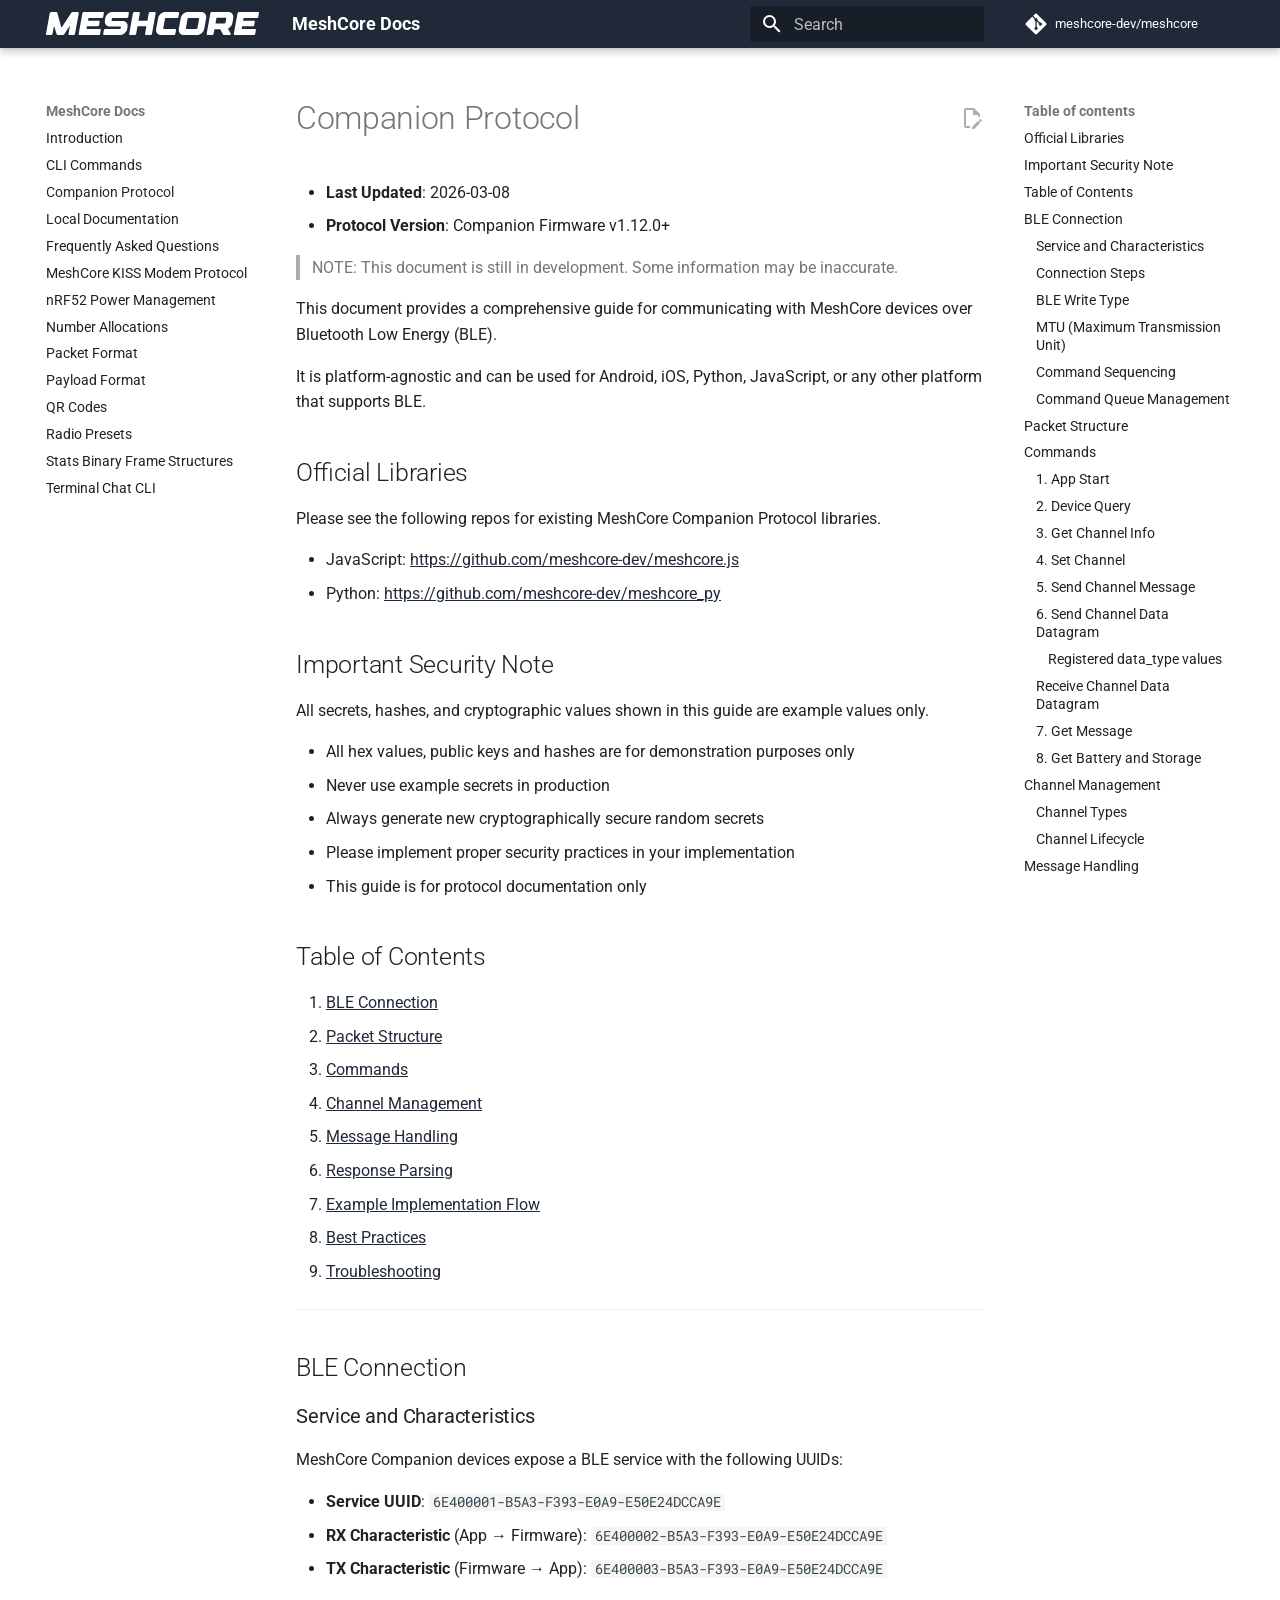
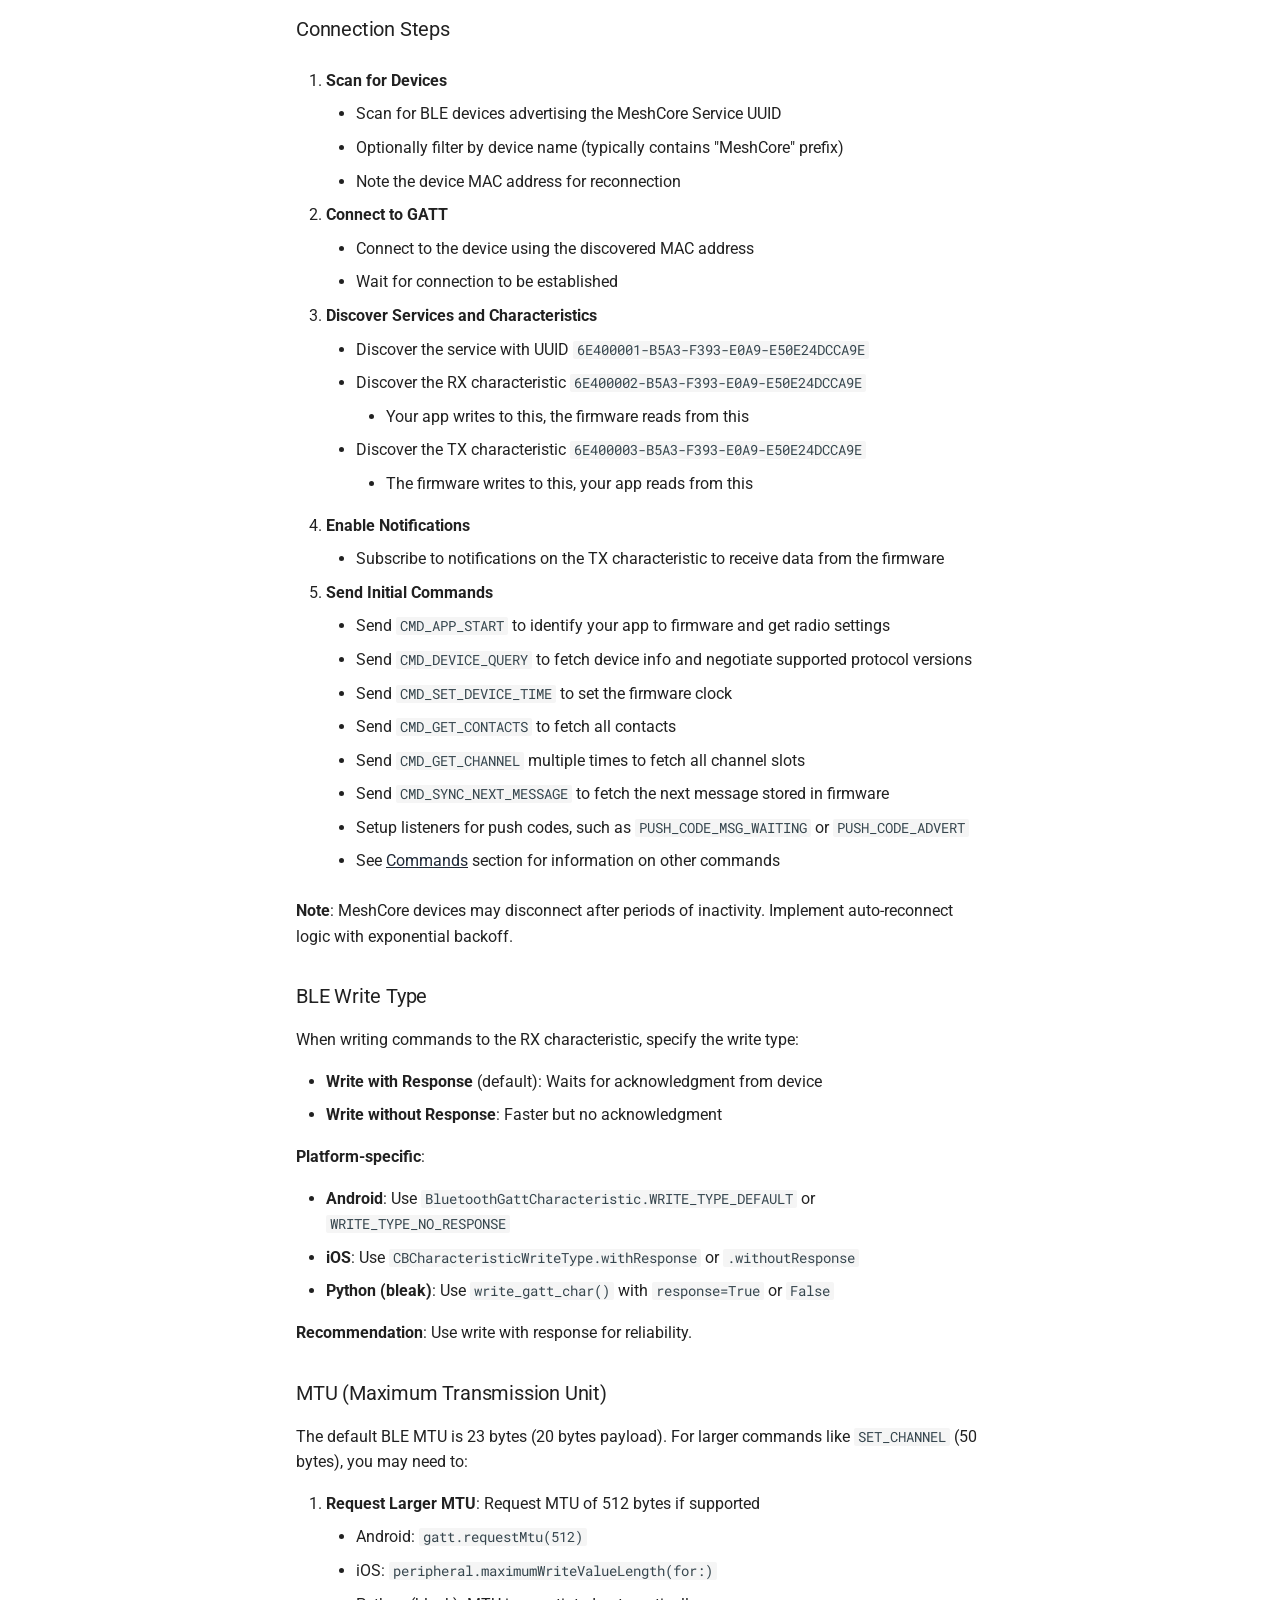
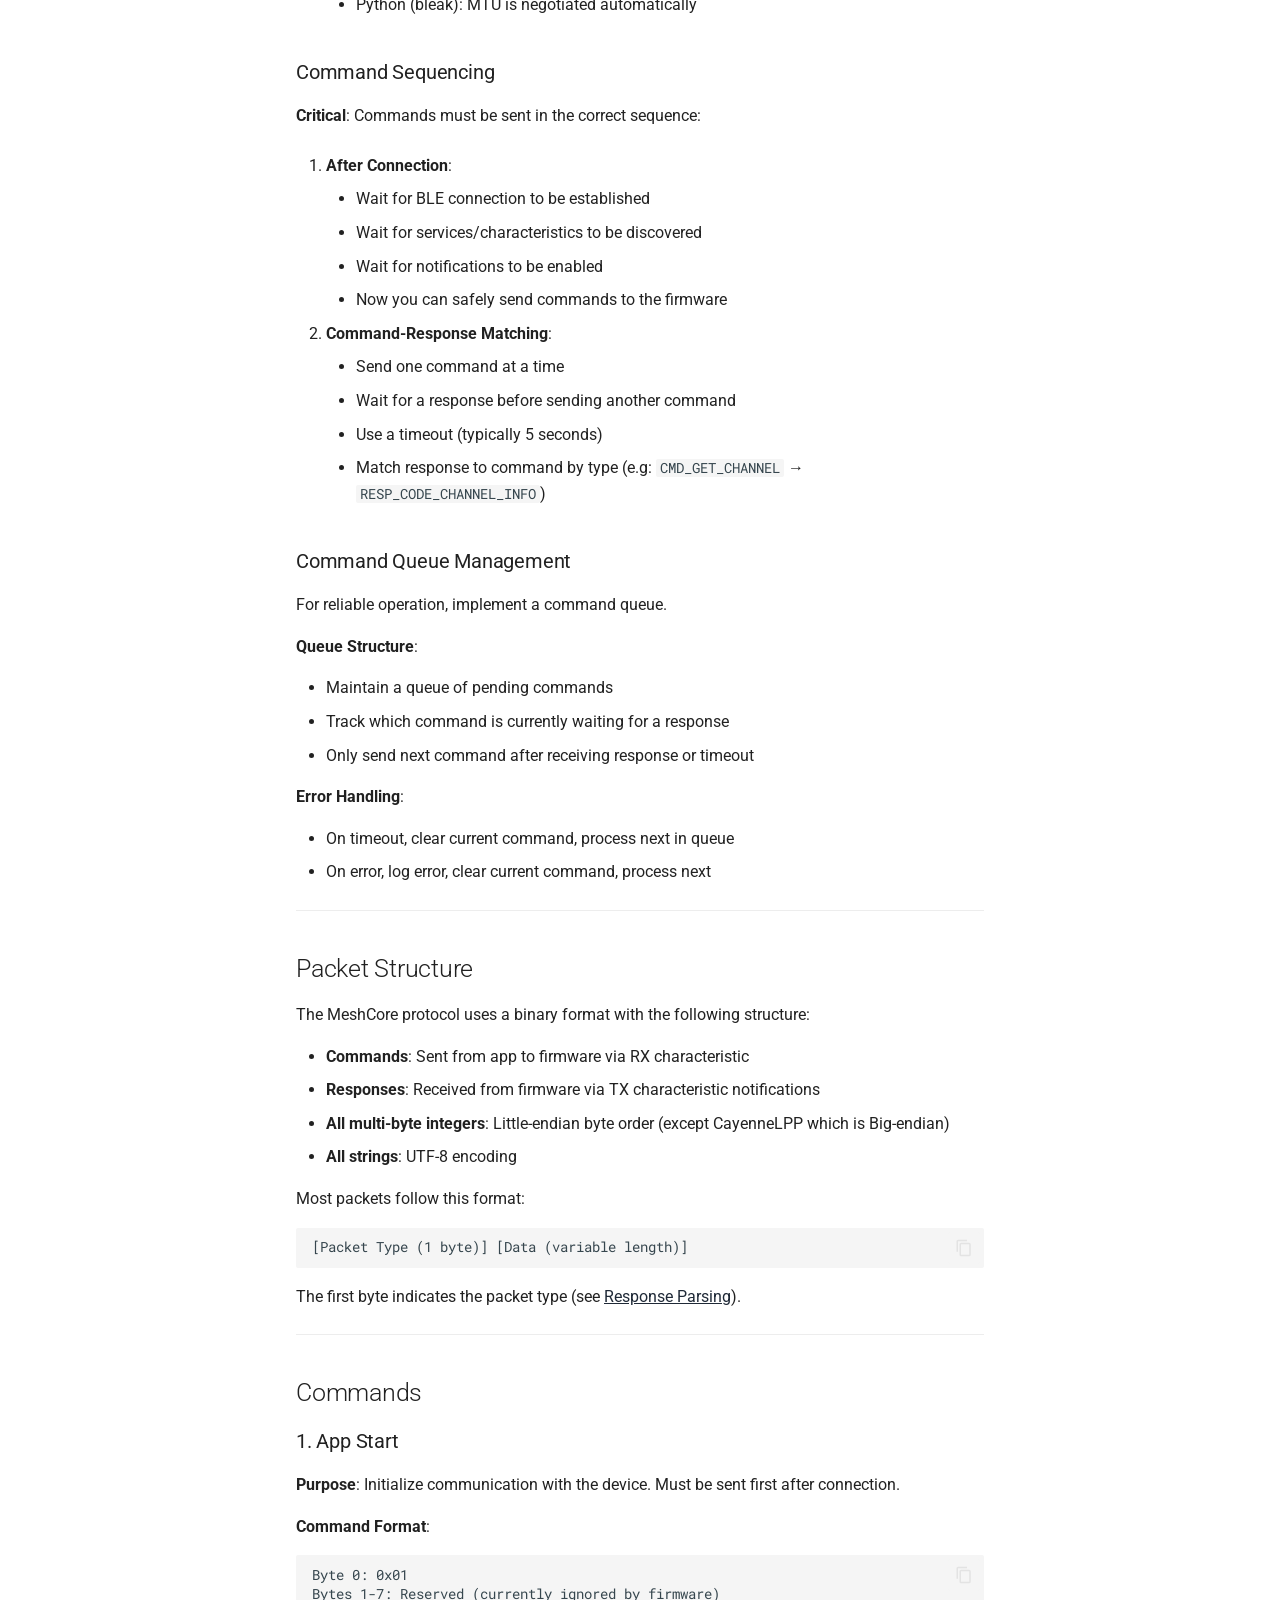
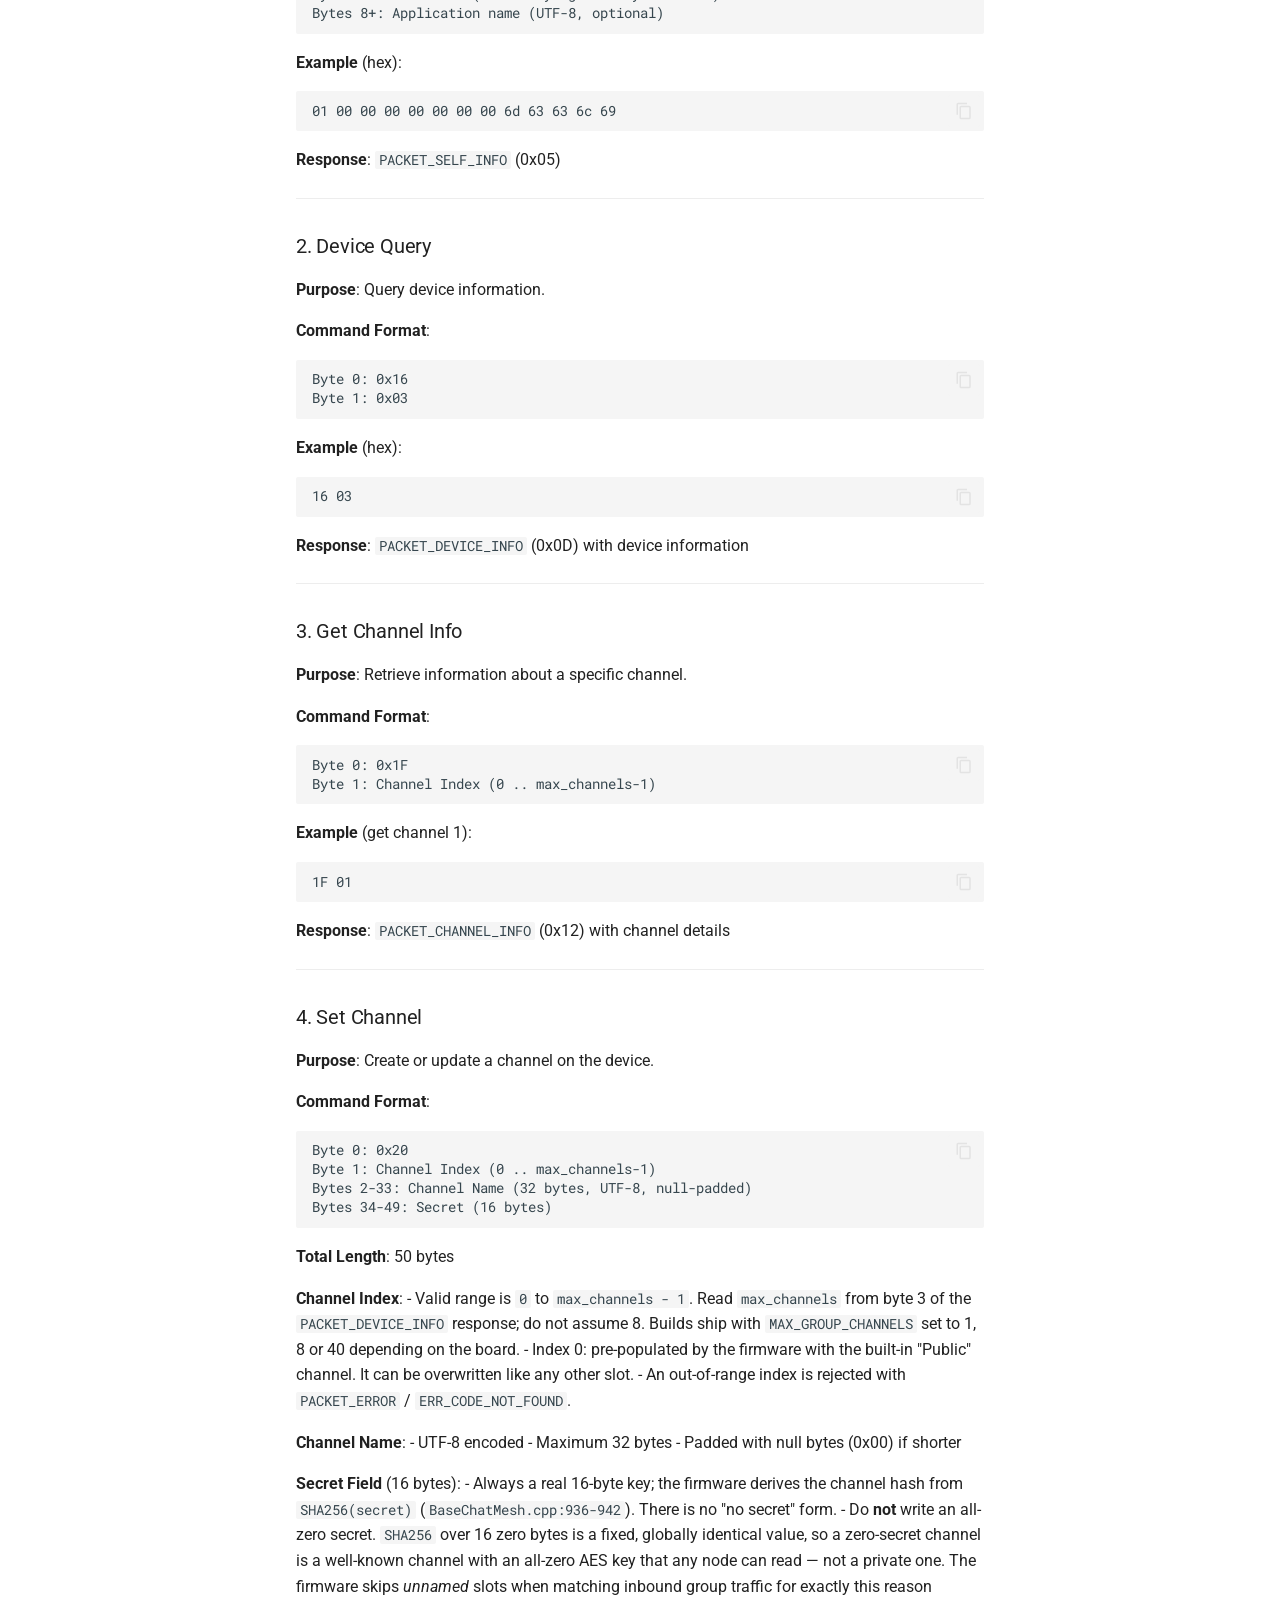
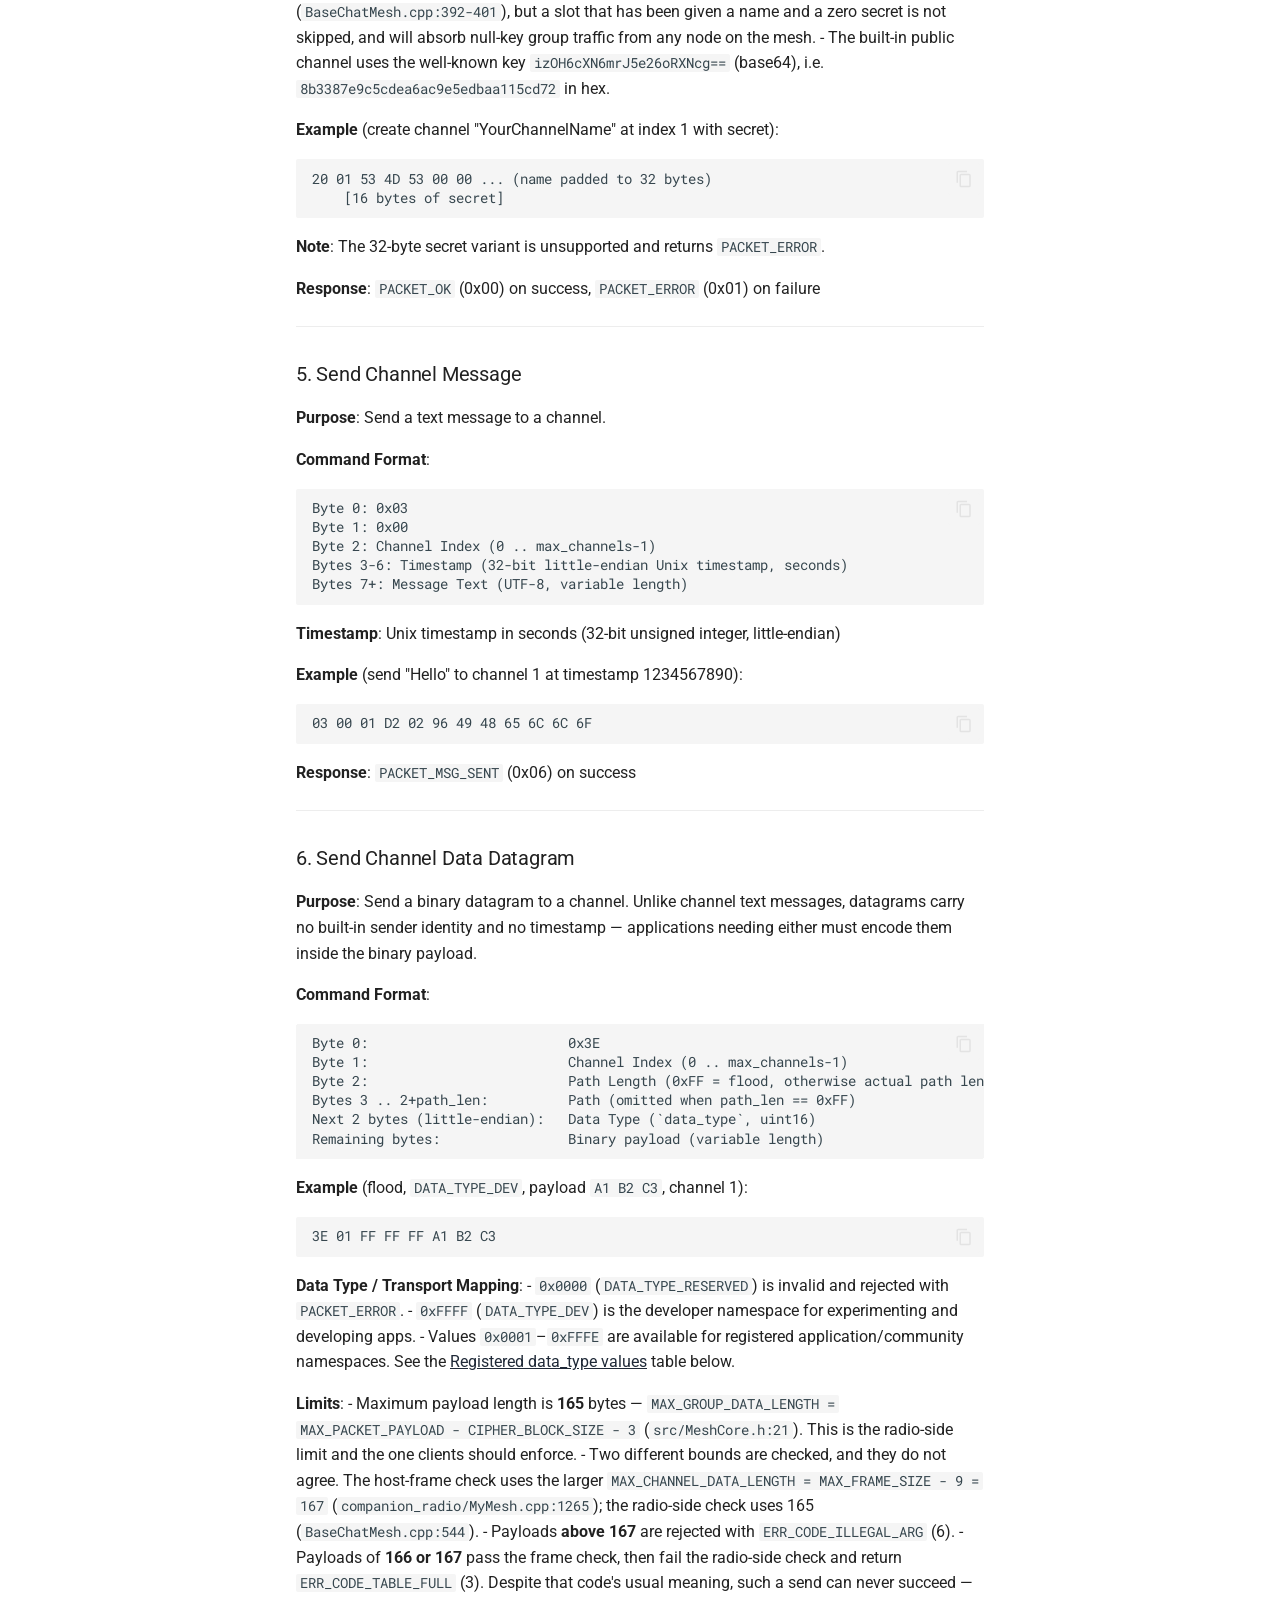
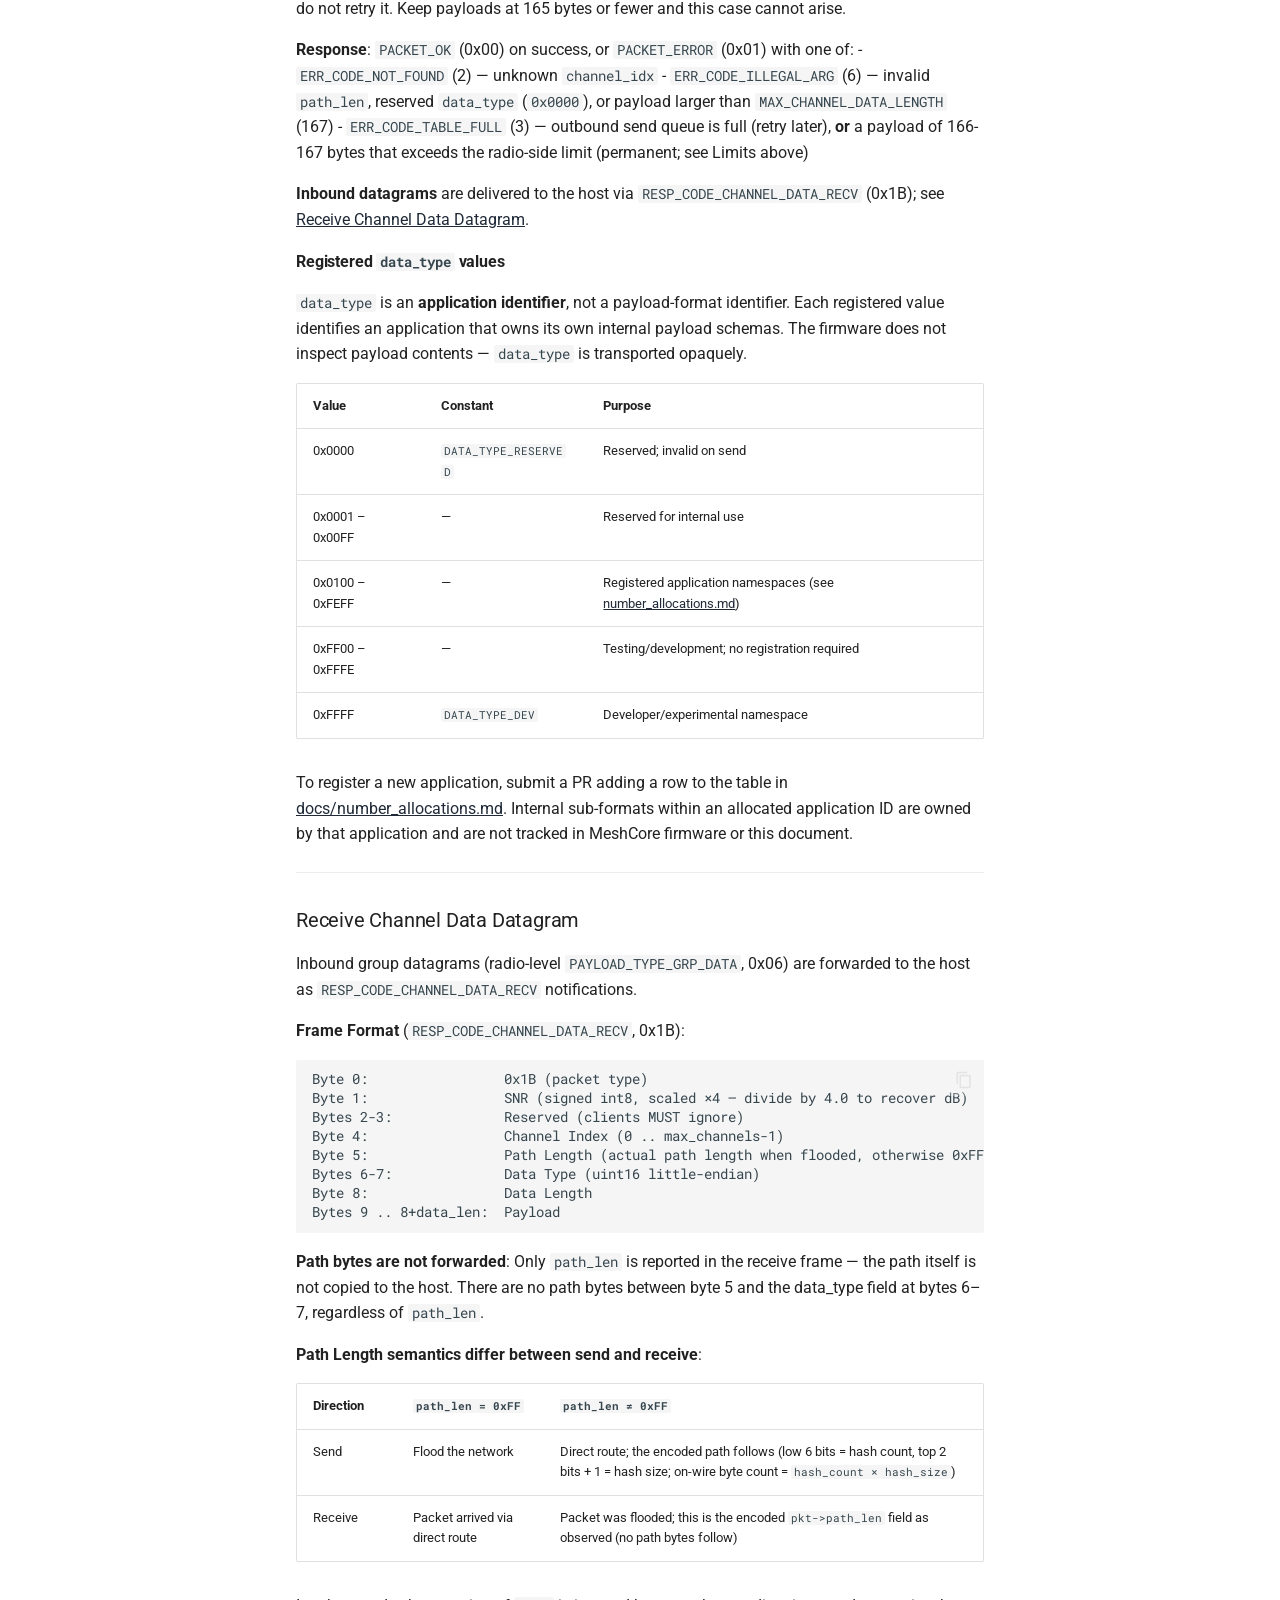
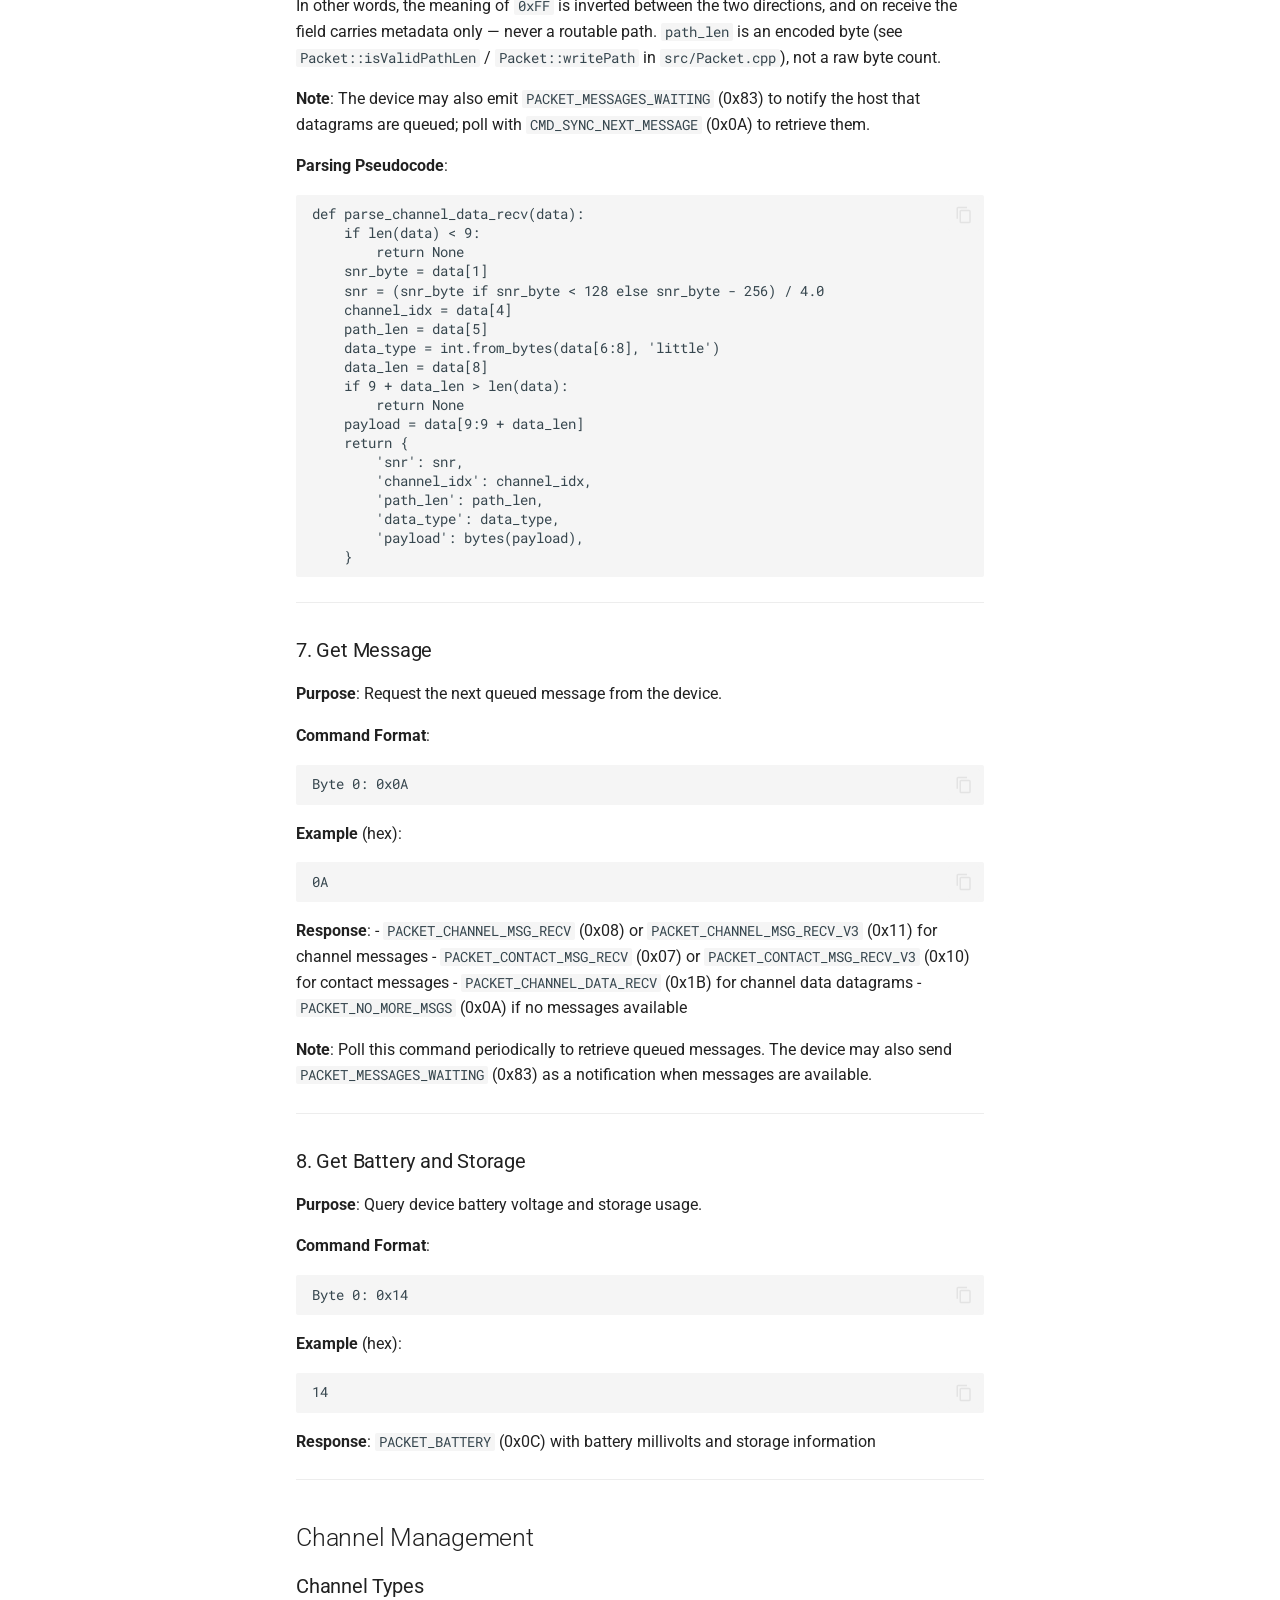
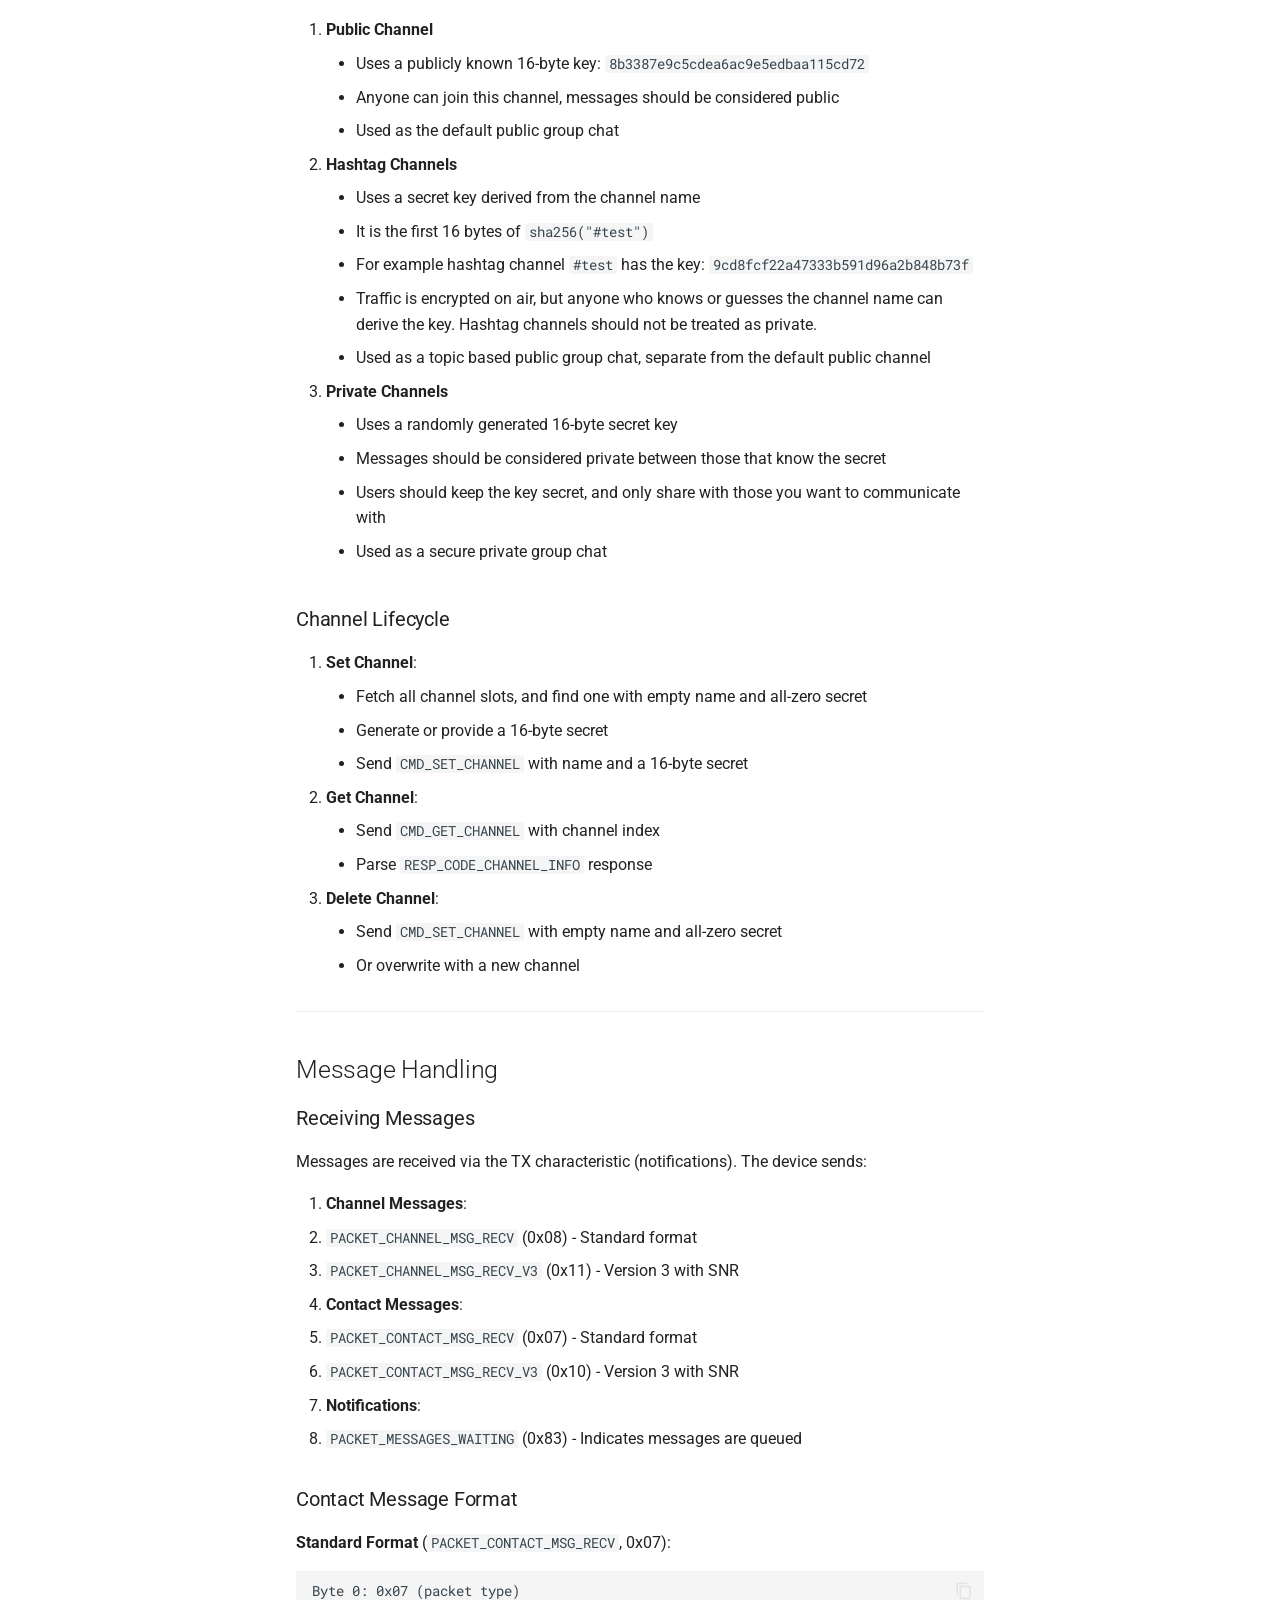
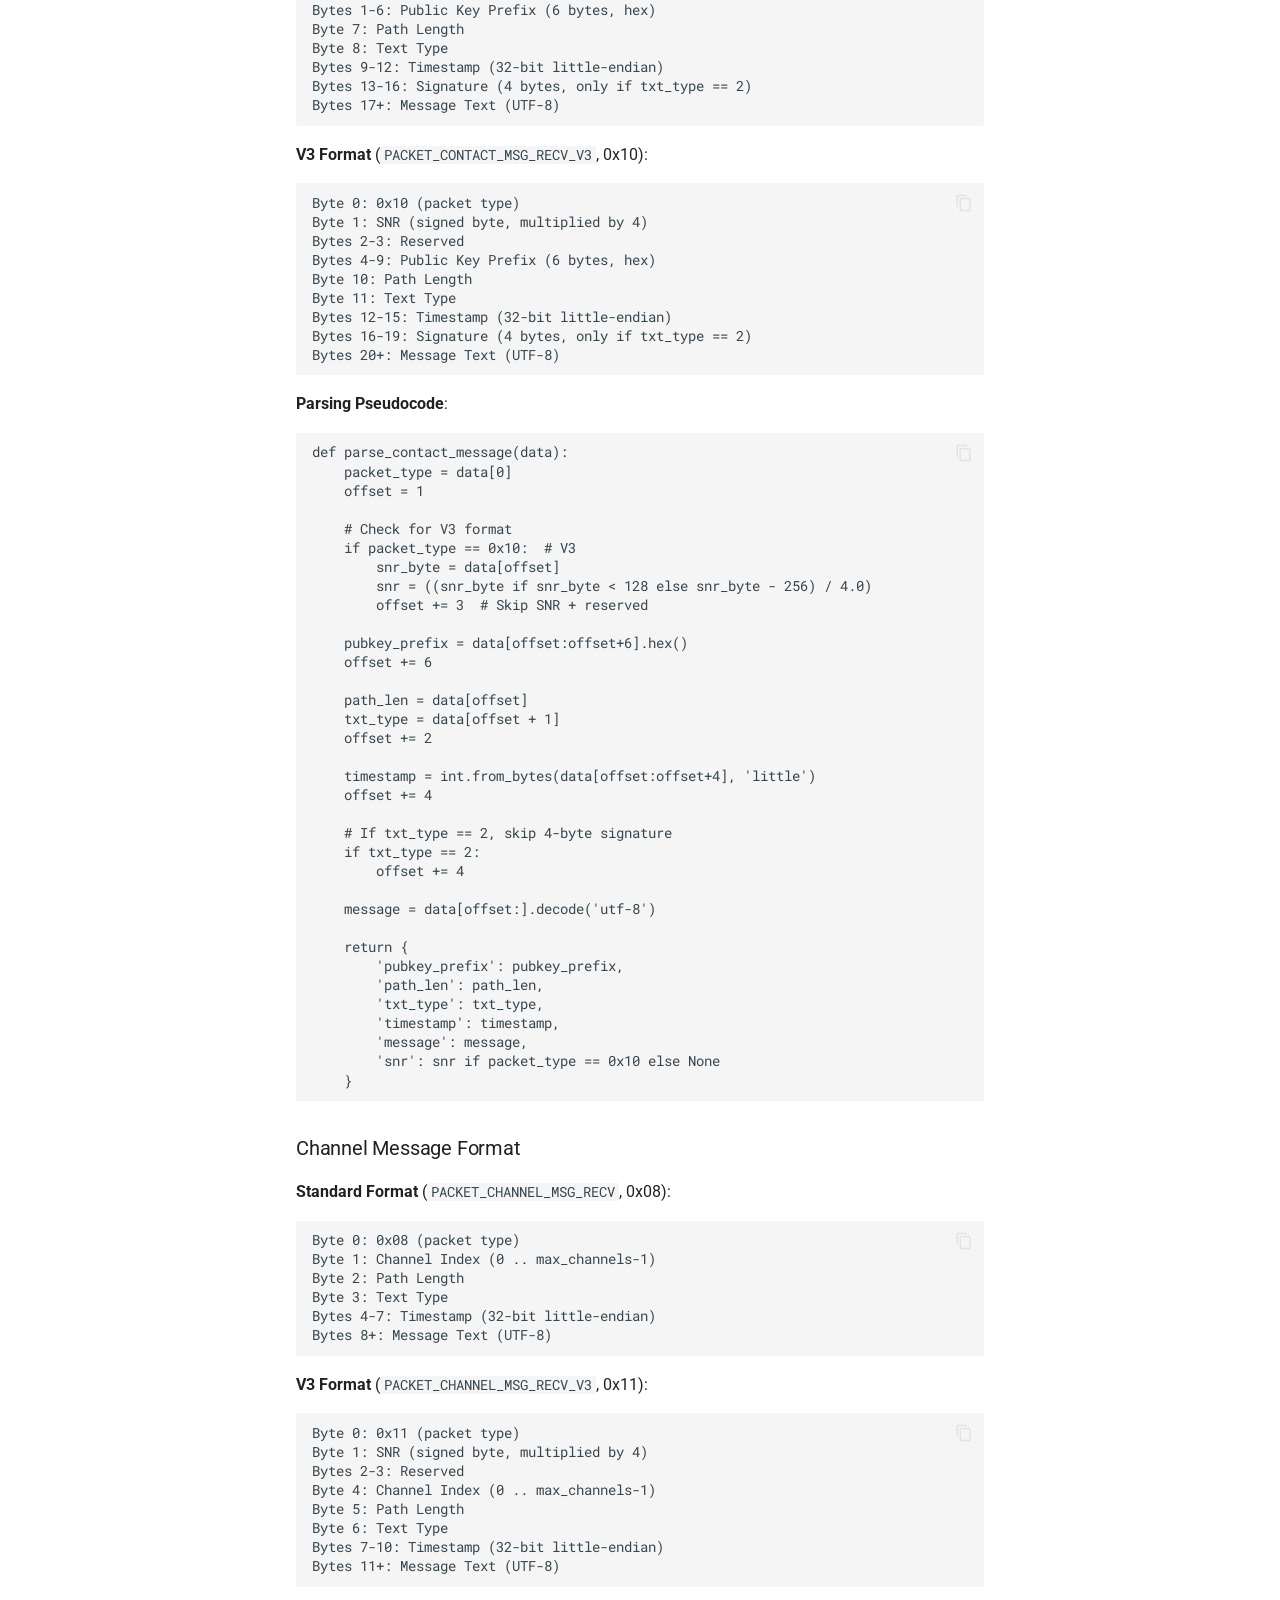
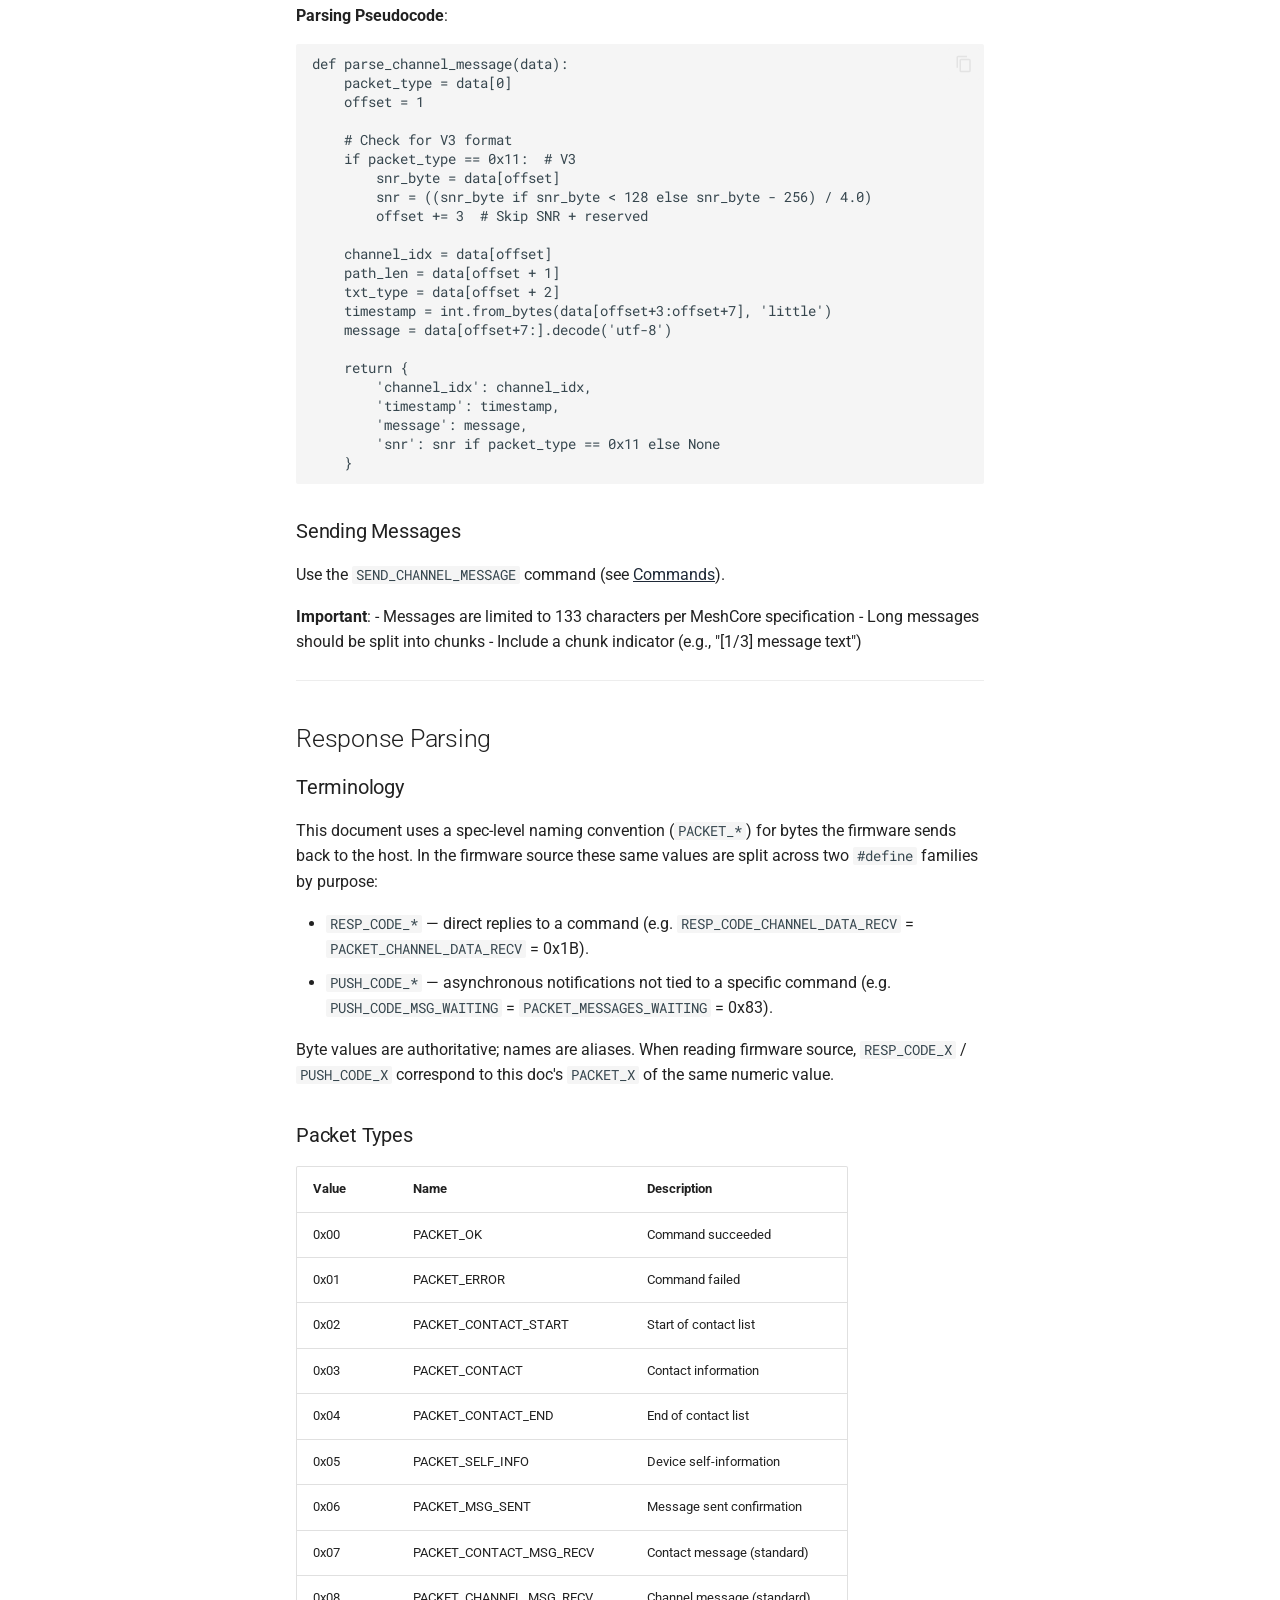
<file: companion_protocol/index.html>
<!doctype html>
<html lang="en" class="no-js">
  <head>
    
      <meta charset="utf-8">
      <meta name="viewport" content="width=device-width,initial-scale=1">
      
        <meta name="description" content="Documentation for the open source MeshCore firmware">
      
      
      
        <link rel="canonical" href="https://meshcore-dev.github.io/meshcore/companion_protocol/">
      
      
        <link rel="prev" href="../cli_commands/">
      
      
        <link rel="next" href="../docs/">
      
      
        
      
      
      <link rel="icon" href="../assets/images/favicon.png">
      <meta name="generator" content="mkdocs-1.6.1, mkdocs-material-9.7.7">
    
    
      
        <title>Companion Protocol - MeshCore Docs</title>
      
    
    
      <link rel="stylesheet" href="../assets/stylesheets/main.ec1eaa64.min.css">
      
      


    
    
      
    
    
      
        
        
        <link rel="preconnect" href="https://fonts.gstatic.com" crossorigin>
        <link rel="stylesheet" href="https://fonts.googleapis.com/css?family=Roboto:300,300i,400,400i,700,700i%7CRoboto+Mono:400,400i,700,700i&display=fallback">
        <style>:root{--md-text-font:"Roboto";--md-code-font:"Roboto Mono"}</style>
      
    
    
      <link rel="stylesheet" href="../_stylesheets/extra.css">
    
    <script>__md_scope=new URL("..",location),__md_hash=e=>[...e].reduce(((e,_)=>(e<<5)-e+_.charCodeAt(0)),0),__md_get=(e,_=localStorage,t=__md_scope)=>JSON.parse(_.getItem(t.pathname+"."+e)),__md_set=(e,_,t=localStorage,a=__md_scope)=>{try{t.setItem(a.pathname+"."+e,JSON.stringify(_))}catch(e){}}</script>
    
      

    
    
  </head>
  
  
    <body dir="ltr">
  
    
    <input class="md-toggle" data-md-toggle="drawer" type="checkbox" id="__drawer" autocomplete="off">
    <input class="md-toggle" data-md-toggle="search" type="checkbox" id="__search" autocomplete="off">
    <label class="md-overlay" for="__drawer"></label>
    <div data-md-component="skip">
      
        
        <a href="#companion-protocol" class="md-skip">
          Skip to content
        </a>
      
    </div>
    <div data-md-component="announce">
      
    </div>
    
    
      

  

<header class="md-header md-header--shadow" data-md-component="header">
  <nav class="md-header__inner md-grid" aria-label="Header">
    <a href=".." title="MeshCore Docs" class="md-header__button md-logo" aria-label="MeshCore Docs" data-md-component="logo">
      
  <img src="../_assets/meshcore.svg" alt="logo">

    </a>
    <label class="md-header__button md-icon" for="__drawer">
      
      <svg xmlns="http://www.w3.org/2000/svg" viewBox="0 0 24 24"><path d="M3 6h18v2H3zm0 5h18v2H3zm0 5h18v2H3z"/></svg>
    </label>
    <div class="md-header__title" data-md-component="header-title">
      <div class="md-header__ellipsis">
        <div class="md-header__topic">
          <span class="md-ellipsis">
            MeshCore Docs
          </span>
        </div>
        <div class="md-header__topic" data-md-component="header-topic">
          <span class="md-ellipsis">
            
              Companion Protocol
            
          </span>
        </div>
      </div>
    </div>
    
    
      <script>var palette=__md_get("__palette");if(palette&&palette.color){if("(prefers-color-scheme)"===palette.color.media){var media=matchMedia("(prefers-color-scheme: light)"),input=document.querySelector(media.matches?"[data-md-color-media='(prefers-color-scheme: light)']":"[data-md-color-media='(prefers-color-scheme: dark)']");palette.color.media=input.getAttribute("data-md-color-media"),palette.color.scheme=input.getAttribute("data-md-color-scheme"),palette.color.primary=input.getAttribute("data-md-color-primary"),palette.color.accent=input.getAttribute("data-md-color-accent")}for(var[key,value]of Object.entries(palette.color))document.body.setAttribute("data-md-color-"+key,value)}</script>
    
    
    
      
      
        <label class="md-header__button md-icon" for="__search">
          
          <svg xmlns="http://www.w3.org/2000/svg" viewBox="0 0 24 24"><path d="M9.5 3A6.5 6.5 0 0 1 16 9.5c0 1.61-.59 3.09-1.56 4.23l.27.27h.79l5 5-1.5 1.5-5-5v-.79l-.27-.27A6.52 6.52 0 0 1 9.5 16 6.5 6.5 0 0 1 3 9.5 6.5 6.5 0 0 1 9.5 3m0 2C7 5 5 7 5 9.5S7 14 9.5 14 14 12 14 9.5 12 5 9.5 5"/></svg>
        </label>
        <div class="md-search" data-md-component="search" role="dialog">
  <label class="md-search__overlay" for="__search"></label>
  <div class="md-search__inner" role="search">
    <form class="md-search__form" name="search">
      <input type="text" class="md-search__input" name="query" aria-label="Search" placeholder="Search" autocapitalize="off" autocorrect="off" autocomplete="off" spellcheck="false" data-md-component="search-query" required>
      <label class="md-search__icon md-icon" for="__search">
        
        <svg xmlns="http://www.w3.org/2000/svg" viewBox="0 0 24 24"><path d="M9.5 3A6.5 6.5 0 0 1 16 9.5c0 1.61-.59 3.09-1.56 4.23l.27.27h.79l5 5-1.5 1.5-5-5v-.79l-.27-.27A6.52 6.52 0 0 1 9.5 16 6.5 6.5 0 0 1 3 9.5 6.5 6.5 0 0 1 9.5 3m0 2C7 5 5 7 5 9.5S7 14 9.5 14 14 12 14 9.5 12 5 9.5 5"/></svg>
        
        <svg xmlns="http://www.w3.org/2000/svg" viewBox="0 0 24 24"><path d="M20 11v2H8l5.5 5.5-1.42 1.42L4.16 12l7.92-7.92L13.5 5.5 8 11z"/></svg>
      </label>
      <nav class="md-search__options" aria-label="Search">
        
        <button type="reset" class="md-search__icon md-icon" title="Clear" aria-label="Clear" tabindex="-1">
          
          <svg xmlns="http://www.w3.org/2000/svg" viewBox="0 0 24 24"><path d="M19 6.41 17.59 5 12 10.59 6.41 5 5 6.41 10.59 12 5 17.59 6.41 19 12 13.41 17.59 19 19 17.59 13.41 12z"/></svg>
        </button>
      </nav>
      
        <div class="md-search__suggest" data-md-component="search-suggest"></div>
      
    </form>
    <div class="md-search__output">
      <div class="md-search__scrollwrap" tabindex="0" data-md-scrollfix>
        <div class="md-search-result" data-md-component="search-result">
          <div class="md-search-result__meta">
            Initializing search
          </div>
          <ol class="md-search-result__list" role="presentation"></ol>
        </div>
      </div>
    </div>
  </div>
</div>
      
    
    
      <div class="md-header__source">
        <a href="https://github.com/meshcore-dev/meshcore/" title="Go to repository" class="md-source" data-md-component="source">
  <div class="md-source__icon md-icon">
    
    <svg xmlns="http://www.w3.org/2000/svg" viewBox="0 0 448 512"><!--! Font Awesome Free 7.1.0 by @fontawesome - https://fontawesome.com License - https://fontawesome.com/license/free (Icons: CC BY 4.0, Fonts: SIL OFL 1.1, Code: MIT License) Copyright 2025 Fonticons, Inc.--><path d="M439.6 236.1 244 40.5c-5.4-5.5-12.8-8.5-20.4-8.5s-15 3-20.4 8.4L162.5 81l51.5 51.5c27.1-9.1 52.7 16.8 43.4 43.7l49.7 49.7c34.2-11.8 61.2 31 35.5 56.7-26.5 26.5-70.2-2.9-56-37.3L240.3 199v121.9c25.3 12.5 22.3 41.8 9.1 55-6.4 6.4-15.2 10.1-24.3 10.1s-17.8-3.6-24.3-10.1c-17.6-17.6-11.1-46.9 11.2-56v-123c-20.8-8.5-24.6-30.7-18.6-45L142.6 101 8.5 235.1C3 240.6 0 247.9 0 255.5s3 15 8.5 20.4l195.6 195.7c5.4 5.4 12.7 8.4 20.4 8.4s15-3 20.4-8.4l194.7-194.7c5.4-5.4 8.4-12.8 8.4-20.4s-3-15-8.4-20.4"/></svg>
  </div>
  <div class="md-source__repository">
    meshcore-dev/meshcore
  </div>
</a>
      </div>
    
  </nav>
  
</header>
    
    <div class="md-container" data-md-component="container">
      
      
        
          
        
      
      <main class="md-main" data-md-component="main">
        <div class="md-main__inner md-grid">
          
            
              
              <div class="md-sidebar md-sidebar--primary" data-md-component="sidebar" data-md-type="navigation" >
                <div class="md-sidebar__scrollwrap">
                  <div class="md-sidebar__inner">
                    



<nav class="md-nav md-nav--primary" aria-label="Navigation" data-md-level="0">
  <label class="md-nav__title" for="__drawer">
    <a href=".." title="MeshCore Docs" class="md-nav__button md-logo" aria-label="MeshCore Docs" data-md-component="logo">
      
  <img src="../_assets/meshcore.svg" alt="logo">

    </a>
    MeshCore Docs
  </label>
  
    <div class="md-nav__source">
      <a href="https://github.com/meshcore-dev/meshcore/" title="Go to repository" class="md-source" data-md-component="source">
  <div class="md-source__icon md-icon">
    
    <svg xmlns="http://www.w3.org/2000/svg" viewBox="0 0 448 512"><!--! Font Awesome Free 7.1.0 by @fontawesome - https://fontawesome.com License - https://fontawesome.com/license/free (Icons: CC BY 4.0, Fonts: SIL OFL 1.1, Code: MIT License) Copyright 2025 Fonticons, Inc.--><path d="M439.6 236.1 244 40.5c-5.4-5.5-12.8-8.5-20.4-8.5s-15 3-20.4 8.4L162.5 81l51.5 51.5c27.1-9.1 52.7 16.8 43.4 43.7l49.7 49.7c34.2-11.8 61.2 31 35.5 56.7-26.5 26.5-70.2-2.9-56-37.3L240.3 199v121.9c25.3 12.5 22.3 41.8 9.1 55-6.4 6.4-15.2 10.1-24.3 10.1s-17.8-3.6-24.3-10.1c-17.6-17.6-11.1-46.9 11.2-56v-123c-20.8-8.5-24.6-30.7-18.6-45L142.6 101 8.5 235.1C3 240.6 0 247.9 0 255.5s3 15 8.5 20.4l195.6 195.7c5.4 5.4 12.7 8.4 20.4 8.4s15-3 20.4-8.4l194.7-194.7c5.4-5.4 8.4-12.8 8.4-20.4s-3-15-8.4-20.4"/></svg>
  </div>
  <div class="md-source__repository">
    meshcore-dev/meshcore
  </div>
</a>
    </div>
  
  <ul class="md-nav__list" data-md-scrollfix>
    
      
      
  
  
  
  
    <li class="md-nav__item">
      <a href=".." class="md-nav__link">
        
  
  
  <span class="md-ellipsis">
    
  
    Introduction
  

    
  </span>
  
  

      </a>
    </li>
  

    
      
      
  
  
  
  
    <li class="md-nav__item">
      <a href="../cli_commands/" class="md-nav__link">
        
  
  
  <span class="md-ellipsis">
    
  
    CLI Commands
  

    
  </span>
  
  

      </a>
    </li>
  

    
      
      
  
  
    
  
  
  
    <li class="md-nav__item md-nav__item--active">
      
      <input class="md-nav__toggle md-toggle" type="checkbox" id="__toc">
      
      
        
      
      
        <label class="md-nav__link md-nav__link--active" for="__toc">
          
  
  
  <span class="md-ellipsis">
    
  
    Companion Protocol
  

    
  </span>
  
  

          <span class="md-nav__icon md-icon"></span>
        </label>
      
      <a href="./" class="md-nav__link md-nav__link--active">
        
  
  
  <span class="md-ellipsis">
    
  
    Companion Protocol
  

    
  </span>
  
  

      </a>
      
        

<nav class="md-nav md-nav--secondary" aria-label="Table of contents">
  
  
  
    
  
  
    <label class="md-nav__title" for="__toc">
      <span class="md-nav__icon md-icon"></span>
      Table of contents
    </label>
    <ul class="md-nav__list" data-md-component="toc" data-md-scrollfix>
      
        <li class="md-nav__item">
  <a href="#official-libraries" class="md-nav__link">
    <span class="md-ellipsis">
      
        Official Libraries
      
    </span>
  </a>
  
</li>
      
        <li class="md-nav__item">
  <a href="#important-security-note" class="md-nav__link">
    <span class="md-ellipsis">
      
        Important Security Note
      
    </span>
  </a>
  
</li>
      
        <li class="md-nav__item">
  <a href="#table-of-contents" class="md-nav__link">
    <span class="md-ellipsis">
      
        Table of Contents
      
    </span>
  </a>
  
</li>
      
        <li class="md-nav__item">
  <a href="#ble-connection" class="md-nav__link">
    <span class="md-ellipsis">
      
        BLE Connection
      
    </span>
  </a>
  
    <nav class="md-nav" aria-label="BLE Connection">
      <ul class="md-nav__list">
        
          <li class="md-nav__item">
  <a href="#service-and-characteristics" class="md-nav__link">
    <span class="md-ellipsis">
      
        Service and Characteristics
      
    </span>
  </a>
  
</li>
        
          <li class="md-nav__item">
  <a href="#connection-steps" class="md-nav__link">
    <span class="md-ellipsis">
      
        Connection Steps
      
    </span>
  </a>
  
</li>
        
          <li class="md-nav__item">
  <a href="#ble-write-type" class="md-nav__link">
    <span class="md-ellipsis">
      
        BLE Write Type
      
    </span>
  </a>
  
</li>
        
          <li class="md-nav__item">
  <a href="#mtu-maximum-transmission-unit" class="md-nav__link">
    <span class="md-ellipsis">
      
        MTU (Maximum Transmission Unit)
      
    </span>
  </a>
  
</li>
        
          <li class="md-nav__item">
  <a href="#command-sequencing" class="md-nav__link">
    <span class="md-ellipsis">
      
        Command Sequencing
      
    </span>
  </a>
  
</li>
        
          <li class="md-nav__item">
  <a href="#command-queue-management" class="md-nav__link">
    <span class="md-ellipsis">
      
        Command Queue Management
      
    </span>
  </a>
  
</li>
        
      </ul>
    </nav>
  
</li>
      
        <li class="md-nav__item">
  <a href="#packet-structure" class="md-nav__link">
    <span class="md-ellipsis">
      
        Packet Structure
      
    </span>
  </a>
  
</li>
      
        <li class="md-nav__item">
  <a href="#commands" class="md-nav__link">
    <span class="md-ellipsis">
      
        Commands
      
    </span>
  </a>
  
    <nav class="md-nav" aria-label="Commands">
      <ul class="md-nav__list">
        
          <li class="md-nav__item">
  <a href="#1-app-start" class="md-nav__link">
    <span class="md-ellipsis">
      
        1. App Start
      
    </span>
  </a>
  
</li>
        
          <li class="md-nav__item">
  <a href="#2-device-query" class="md-nav__link">
    <span class="md-ellipsis">
      
        2. Device Query
      
    </span>
  </a>
  
</li>
        
          <li class="md-nav__item">
  <a href="#3-get-channel-info" class="md-nav__link">
    <span class="md-ellipsis">
      
        3. Get Channel Info
      
    </span>
  </a>
  
</li>
        
          <li class="md-nav__item">
  <a href="#4-set-channel" class="md-nav__link">
    <span class="md-ellipsis">
      
        4. Set Channel
      
    </span>
  </a>
  
</li>
        
          <li class="md-nav__item">
  <a href="#5-send-channel-message" class="md-nav__link">
    <span class="md-ellipsis">
      
        5. Send Channel Message
      
    </span>
  </a>
  
</li>
        
          <li class="md-nav__item">
  <a href="#6-send-channel-data-datagram" class="md-nav__link">
    <span class="md-ellipsis">
      
        6. Send Channel Data Datagram
      
    </span>
  </a>
  
    <nav class="md-nav" aria-label="6. Send Channel Data Datagram">
      <ul class="md-nav__list">
        
          <li class="md-nav__item">
  <a href="#registered-data_type-values" class="md-nav__link">
    <span class="md-ellipsis">
      
        Registered data_type values
      
    </span>
  </a>
  
</li>
        
      </ul>
    </nav>
  
</li>
        
          <li class="md-nav__item">
  <a href="#receive-channel-data-datagram" class="md-nav__link">
    <span class="md-ellipsis">
      
        Receive Channel Data Datagram
      
    </span>
  </a>
  
</li>
        
          <li class="md-nav__item">
  <a href="#7-get-message" class="md-nav__link">
    <span class="md-ellipsis">
      
        7. Get Message
      
    </span>
  </a>
  
</li>
        
          <li class="md-nav__item">
  <a href="#8-get-battery-and-storage" class="md-nav__link">
    <span class="md-ellipsis">
      
        8. Get Battery and Storage
      
    </span>
  </a>
  
</li>
        
      </ul>
    </nav>
  
</li>
      
        <li class="md-nav__item">
  <a href="#channel-management" class="md-nav__link">
    <span class="md-ellipsis">
      
        Channel Management
      
    </span>
  </a>
  
    <nav class="md-nav" aria-label="Channel Management">
      <ul class="md-nav__list">
        
          <li class="md-nav__item">
  <a href="#channel-types" class="md-nav__link">
    <span class="md-ellipsis">
      
        Channel Types
      
    </span>
  </a>
  
</li>
        
          <li class="md-nav__item">
  <a href="#channel-lifecycle" class="md-nav__link">
    <span class="md-ellipsis">
      
        Channel Lifecycle
      
    </span>
  </a>
  
</li>
        
      </ul>
    </nav>
  
</li>
      
        <li class="md-nav__item">
  <a href="#message-handling" class="md-nav__link">
    <span class="md-ellipsis">
      
        Message Handling
      
    </span>
  </a>
  
    <nav class="md-nav" aria-label="Message Handling">
      <ul class="md-nav__list">
        
          <li class="md-nav__item">
  <a href="#receiving-messages" class="md-nav__link">
    <span class="md-ellipsis">
      
        Receiving Messages
      
    </span>
  </a>
  
</li>
        
          <li class="md-nav__item">
  <a href="#contact-message-format" class="md-nav__link">
    <span class="md-ellipsis">
      
        Contact Message Format
      
    </span>
  </a>
  
</li>
        
          <li class="md-nav__item">
  <a href="#channel-message-format" class="md-nav__link">
    <span class="md-ellipsis">
      
        Channel Message Format
      
    </span>
  </a>
  
</li>
        
          <li class="md-nav__item">
  <a href="#sending-messages" class="md-nav__link">
    <span class="md-ellipsis">
      
        Sending Messages
      
    </span>
  </a>
  
</li>
        
      </ul>
    </nav>
  
</li>
      
        <li class="md-nav__item">
  <a href="#response-parsing" class="md-nav__link">
    <span class="md-ellipsis">
      
        Response Parsing
      
    </span>
  </a>
  
    <nav class="md-nav" aria-label="Response Parsing">
      <ul class="md-nav__list">
        
          <li class="md-nav__item">
  <a href="#terminology" class="md-nav__link">
    <span class="md-ellipsis">
      
        Terminology
      
    </span>
  </a>
  
</li>
        
          <li class="md-nav__item">
  <a href="#packet-types" class="md-nav__link">
    <span class="md-ellipsis">
      
        Packet Types
      
    </span>
  </a>
  
</li>
        
          <li class="md-nav__item">
  <a href="#parsing-responses" class="md-nav__link">
    <span class="md-ellipsis">
      
        Parsing Responses
      
    </span>
  </a>
  
</li>
        
          <li class="md-nav__item">
  <a href="#error-codes" class="md-nav__link">
    <span class="md-ellipsis">
      
        Error Codes
      
    </span>
  </a>
  
</li>
        
          <li class="md-nav__item">
  <a href="#frame-handling" class="md-nav__link">
    <span class="md-ellipsis">
      
        Frame Handling
      
    </span>
  </a>
  
</li>
        
          <li class="md-nav__item">
  <a href="#response-handling" class="md-nav__link">
    <span class="md-ellipsis">
      
        Response Handling
      
    </span>
  </a>
  
</li>
        
      </ul>
    </nav>
  
</li>
      
        <li class="md-nav__item">
  <a href="#example-implementation-flow" class="md-nav__link">
    <span class="md-ellipsis">
      
        Example Implementation Flow
      
    </span>
  </a>
  
    <nav class="md-nav" aria-label="Example Implementation Flow">
      <ul class="md-nav__list">
        
          <li class="md-nav__item">
  <a href="#initialization" class="md-nav__link">
    <span class="md-ellipsis">
      
        Initialization
      
    </span>
  </a>
  
</li>
        
          <li class="md-nav__item">
  <a href="#creating-a-private-channel" class="md-nav__link">
    <span class="md-ellipsis">
      
        Creating a Private Channel
      
    </span>
  </a>
  
</li>
        
          <li class="md-nav__item">
  <a href="#sending-a-message" class="md-nav__link">
    <span class="md-ellipsis">
      
        Sending a Message
      
    </span>
  </a>
  
</li>
        
          <li class="md-nav__item">
  <a href="#receiving-messages_1" class="md-nav__link">
    <span class="md-ellipsis">
      
        Receiving Messages
      
    </span>
  </a>
  
</li>
        
      </ul>
    </nav>
  
</li>
      
        <li class="md-nav__item">
  <a href="#best-practices" class="md-nav__link">
    <span class="md-ellipsis">
      
        Best Practices
      
    </span>
  </a>
  
</li>
      
        <li class="md-nav__item">
  <a href="#troubleshooting" class="md-nav__link">
    <span class="md-ellipsis">
      
        Troubleshooting
      
    </span>
  </a>
  
    <nav class="md-nav" aria-label="Troubleshooting">
      <ul class="md-nav__list">
        
          <li class="md-nav__item">
  <a href="#connection-issues" class="md-nav__link">
    <span class="md-ellipsis">
      
        Connection Issues
      
    </span>
  </a>
  
</li>
        
          <li class="md-nav__item">
  <a href="#command-issues" class="md-nav__link">
    <span class="md-ellipsis">
      
        Command Issues
      
    </span>
  </a>
  
</li>
        
          <li class="md-nav__item">
  <a href="#message-issues" class="md-nav__link">
    <span class="md-ellipsis">
      
        Message Issues
      
    </span>
  </a>
  
</li>
        
      </ul>
    </nav>
  
</li>
      
    </ul>
  
</nav>
      
    </li>
  

    
      
      
  
  
  
  
    <li class="md-nav__item">
      <a href="../docs/" class="md-nav__link">
        
  
  
  <span class="md-ellipsis">
    
  
    Local Documentation
  

    
  </span>
  
  

      </a>
    </li>
  

    
      
      
  
  
  
  
    <li class="md-nav__item">
      <a href="../faq/" class="md-nav__link">
        
  
  
  <span class="md-ellipsis">
    
  
    Frequently Asked Questions
  

    
  </span>
  
  

      </a>
    </li>
  

    
      
      
  
  
  
  
    <li class="md-nav__item">
      <a href="../kiss_modem_protocol/" class="md-nav__link">
        
  
  
  <span class="md-ellipsis">
    
  
    MeshCore KISS Modem Protocol
  

    
  </span>
  
  

      </a>
    </li>
  

    
      
      
  
  
  
  
    <li class="md-nav__item">
      <a href="../nrf52_power_management/" class="md-nav__link">
        
  
  
  <span class="md-ellipsis">
    
  
    nRF52 Power Management
  

    
  </span>
  
  

      </a>
    </li>
  

    
      
      
  
  
  
  
    <li class="md-nav__item">
      <a href="../number_allocations/" class="md-nav__link">
        
  
  
  <span class="md-ellipsis">
    
  
    Number Allocations
  

    
  </span>
  
  

      </a>
    </li>
  

    
      
      
  
  
  
  
    <li class="md-nav__item">
      <a href="../packet_format/" class="md-nav__link">
        
  
  
  <span class="md-ellipsis">
    
  
    Packet Format
  

    
  </span>
  
  

      </a>
    </li>
  

    
      
      
  
  
  
  
    <li class="md-nav__item">
      <a href="../payloads/" class="md-nav__link">
        
  
  
  <span class="md-ellipsis">
    
  
    Payload Format
  

    
  </span>
  
  

      </a>
    </li>
  

    
      
      
  
  
  
  
    <li class="md-nav__item">
      <a href="../qr_codes/" class="md-nav__link">
        
  
  
  <span class="md-ellipsis">
    
  
    QR Codes
  

    
  </span>
  
  

      </a>
    </li>
  

    
      
      
  
  
  
  
    <li class="md-nav__item">
      <a href="../radio_presets/" class="md-nav__link">
        
  
  
  <span class="md-ellipsis">
    
  
    Radio Presets
  

    
  </span>
  
  

      </a>
    </li>
  

    
      
      
  
  
  
  
    <li class="md-nav__item">
      <a href="../stats_binary_frames/" class="md-nav__link">
        
  
  
  <span class="md-ellipsis">
    
  
    Stats Binary Frame Structures
  

    
  </span>
  
  

      </a>
    </li>
  

    
      
      
  
  
  
  
    <li class="md-nav__item">
      <a href="../terminal_chat_cli/" class="md-nav__link">
        
  
  
  <span class="md-ellipsis">
    
  
    Terminal Chat CLI
  

    
  </span>
  
  

      </a>
    </li>
  

    
  </ul>
</nav>
                  </div>
                </div>
              </div>
            
            
              
              <div class="md-sidebar md-sidebar--secondary" data-md-component="sidebar" data-md-type="toc" >
                <div class="md-sidebar__scrollwrap">
                  <div class="md-sidebar__inner">
                    

<nav class="md-nav md-nav--secondary" aria-label="Table of contents">
  
  
  
    
  
  
    <label class="md-nav__title" for="__toc">
      <span class="md-nav__icon md-icon"></span>
      Table of contents
    </label>
    <ul class="md-nav__list" data-md-component="toc" data-md-scrollfix>
      
        <li class="md-nav__item">
  <a href="#official-libraries" class="md-nav__link">
    <span class="md-ellipsis">
      
        Official Libraries
      
    </span>
  </a>
  
</li>
      
        <li class="md-nav__item">
  <a href="#important-security-note" class="md-nav__link">
    <span class="md-ellipsis">
      
        Important Security Note
      
    </span>
  </a>
  
</li>
      
        <li class="md-nav__item">
  <a href="#table-of-contents" class="md-nav__link">
    <span class="md-ellipsis">
      
        Table of Contents
      
    </span>
  </a>
  
</li>
      
        <li class="md-nav__item">
  <a href="#ble-connection" class="md-nav__link">
    <span class="md-ellipsis">
      
        BLE Connection
      
    </span>
  </a>
  
    <nav class="md-nav" aria-label="BLE Connection">
      <ul class="md-nav__list">
        
          <li class="md-nav__item">
  <a href="#service-and-characteristics" class="md-nav__link">
    <span class="md-ellipsis">
      
        Service and Characteristics
      
    </span>
  </a>
  
</li>
        
          <li class="md-nav__item">
  <a href="#connection-steps" class="md-nav__link">
    <span class="md-ellipsis">
      
        Connection Steps
      
    </span>
  </a>
  
</li>
        
          <li class="md-nav__item">
  <a href="#ble-write-type" class="md-nav__link">
    <span class="md-ellipsis">
      
        BLE Write Type
      
    </span>
  </a>
  
</li>
        
          <li class="md-nav__item">
  <a href="#mtu-maximum-transmission-unit" class="md-nav__link">
    <span class="md-ellipsis">
      
        MTU (Maximum Transmission Unit)
      
    </span>
  </a>
  
</li>
        
          <li class="md-nav__item">
  <a href="#command-sequencing" class="md-nav__link">
    <span class="md-ellipsis">
      
        Command Sequencing
      
    </span>
  </a>
  
</li>
        
          <li class="md-nav__item">
  <a href="#command-queue-management" class="md-nav__link">
    <span class="md-ellipsis">
      
        Command Queue Management
      
    </span>
  </a>
  
</li>
        
      </ul>
    </nav>
  
</li>
      
        <li class="md-nav__item">
  <a href="#packet-structure" class="md-nav__link">
    <span class="md-ellipsis">
      
        Packet Structure
      
    </span>
  </a>
  
</li>
      
        <li class="md-nav__item">
  <a href="#commands" class="md-nav__link">
    <span class="md-ellipsis">
      
        Commands
      
    </span>
  </a>
  
    <nav class="md-nav" aria-label="Commands">
      <ul class="md-nav__list">
        
          <li class="md-nav__item">
  <a href="#1-app-start" class="md-nav__link">
    <span class="md-ellipsis">
      
        1. App Start
      
    </span>
  </a>
  
</li>
        
          <li class="md-nav__item">
  <a href="#2-device-query" class="md-nav__link">
    <span class="md-ellipsis">
      
        2. Device Query
      
    </span>
  </a>
  
</li>
        
          <li class="md-nav__item">
  <a href="#3-get-channel-info" class="md-nav__link">
    <span class="md-ellipsis">
      
        3. Get Channel Info
      
    </span>
  </a>
  
</li>
        
          <li class="md-nav__item">
  <a href="#4-set-channel" class="md-nav__link">
    <span class="md-ellipsis">
      
        4. Set Channel
      
    </span>
  </a>
  
</li>
        
          <li class="md-nav__item">
  <a href="#5-send-channel-message" class="md-nav__link">
    <span class="md-ellipsis">
      
        5. Send Channel Message
      
    </span>
  </a>
  
</li>
        
          <li class="md-nav__item">
  <a href="#6-send-channel-data-datagram" class="md-nav__link">
    <span class="md-ellipsis">
      
        6. Send Channel Data Datagram
      
    </span>
  </a>
  
    <nav class="md-nav" aria-label="6. Send Channel Data Datagram">
      <ul class="md-nav__list">
        
          <li class="md-nav__item">
  <a href="#registered-data_type-values" class="md-nav__link">
    <span class="md-ellipsis">
      
        Registered data_type values
      
    </span>
  </a>
  
</li>
        
      </ul>
    </nav>
  
</li>
        
          <li class="md-nav__item">
  <a href="#receive-channel-data-datagram" class="md-nav__link">
    <span class="md-ellipsis">
      
        Receive Channel Data Datagram
      
    </span>
  </a>
  
</li>
        
          <li class="md-nav__item">
  <a href="#7-get-message" class="md-nav__link">
    <span class="md-ellipsis">
      
        7. Get Message
      
    </span>
  </a>
  
</li>
        
          <li class="md-nav__item">
  <a href="#8-get-battery-and-storage" class="md-nav__link">
    <span class="md-ellipsis">
      
        8. Get Battery and Storage
      
    </span>
  </a>
  
</li>
        
      </ul>
    </nav>
  
</li>
      
        <li class="md-nav__item">
  <a href="#channel-management" class="md-nav__link">
    <span class="md-ellipsis">
      
        Channel Management
      
    </span>
  </a>
  
    <nav class="md-nav" aria-label="Channel Management">
      <ul class="md-nav__list">
        
          <li class="md-nav__item">
  <a href="#channel-types" class="md-nav__link">
    <span class="md-ellipsis">
      
        Channel Types
      
    </span>
  </a>
  
</li>
        
          <li class="md-nav__item">
  <a href="#channel-lifecycle" class="md-nav__link">
    <span class="md-ellipsis">
      
        Channel Lifecycle
      
    </span>
  </a>
  
</li>
        
      </ul>
    </nav>
  
</li>
      
        <li class="md-nav__item">
  <a href="#message-handling" class="md-nav__link">
    <span class="md-ellipsis">
      
        Message Handling
      
    </span>
  </a>
  
    <nav class="md-nav" aria-label="Message Handling">
      <ul class="md-nav__list">
        
          <li class="md-nav__item">
  <a href="#receiving-messages" class="md-nav__link">
    <span class="md-ellipsis">
      
        Receiving Messages
      
    </span>
  </a>
  
</li>
        
          <li class="md-nav__item">
  <a href="#contact-message-format" class="md-nav__link">
    <span class="md-ellipsis">
      
        Contact Message Format
      
    </span>
  </a>
  
</li>
        
          <li class="md-nav__item">
  <a href="#channel-message-format" class="md-nav__link">
    <span class="md-ellipsis">
      
        Channel Message Format
      
    </span>
  </a>
  
</li>
        
          <li class="md-nav__item">
  <a href="#sending-messages" class="md-nav__link">
    <span class="md-ellipsis">
      
        Sending Messages
      
    </span>
  </a>
  
</li>
        
      </ul>
    </nav>
  
</li>
      
        <li class="md-nav__item">
  <a href="#response-parsing" class="md-nav__link">
    <span class="md-ellipsis">
      
        Response Parsing
      
    </span>
  </a>
  
    <nav class="md-nav" aria-label="Response Parsing">
      <ul class="md-nav__list">
        
          <li class="md-nav__item">
  <a href="#terminology" class="md-nav__link">
    <span class="md-ellipsis">
      
        Terminology
      
    </span>
  </a>
  
</li>
        
          <li class="md-nav__item">
  <a href="#packet-types" class="md-nav__link">
    <span class="md-ellipsis">
      
        Packet Types
      
    </span>
  </a>
  
</li>
        
          <li class="md-nav__item">
  <a href="#parsing-responses" class="md-nav__link">
    <span class="md-ellipsis">
      
        Parsing Responses
      
    </span>
  </a>
  
</li>
        
          <li class="md-nav__item">
  <a href="#error-codes" class="md-nav__link">
    <span class="md-ellipsis">
      
        Error Codes
      
    </span>
  </a>
  
</li>
        
          <li class="md-nav__item">
  <a href="#frame-handling" class="md-nav__link">
    <span class="md-ellipsis">
      
        Frame Handling
      
    </span>
  </a>
  
</li>
        
          <li class="md-nav__item">
  <a href="#response-handling" class="md-nav__link">
    <span class="md-ellipsis">
      
        Response Handling
      
    </span>
  </a>
  
</li>
        
      </ul>
    </nav>
  
</li>
      
        <li class="md-nav__item">
  <a href="#example-implementation-flow" class="md-nav__link">
    <span class="md-ellipsis">
      
        Example Implementation Flow
      
    </span>
  </a>
  
    <nav class="md-nav" aria-label="Example Implementation Flow">
      <ul class="md-nav__list">
        
          <li class="md-nav__item">
  <a href="#initialization" class="md-nav__link">
    <span class="md-ellipsis">
      
        Initialization
      
    </span>
  </a>
  
</li>
        
          <li class="md-nav__item">
  <a href="#creating-a-private-channel" class="md-nav__link">
    <span class="md-ellipsis">
      
        Creating a Private Channel
      
    </span>
  </a>
  
</li>
        
          <li class="md-nav__item">
  <a href="#sending-a-message" class="md-nav__link">
    <span class="md-ellipsis">
      
        Sending a Message
      
    </span>
  </a>
  
</li>
        
          <li class="md-nav__item">
  <a href="#receiving-messages_1" class="md-nav__link">
    <span class="md-ellipsis">
      
        Receiving Messages
      
    </span>
  </a>
  
</li>
        
      </ul>
    </nav>
  
</li>
      
        <li class="md-nav__item">
  <a href="#best-practices" class="md-nav__link">
    <span class="md-ellipsis">
      
        Best Practices
      
    </span>
  </a>
  
</li>
      
        <li class="md-nav__item">
  <a href="#troubleshooting" class="md-nav__link">
    <span class="md-ellipsis">
      
        Troubleshooting
      
    </span>
  </a>
  
    <nav class="md-nav" aria-label="Troubleshooting">
      <ul class="md-nav__list">
        
          <li class="md-nav__item">
  <a href="#connection-issues" class="md-nav__link">
    <span class="md-ellipsis">
      
        Connection Issues
      
    </span>
  </a>
  
</li>
        
          <li class="md-nav__item">
  <a href="#command-issues" class="md-nav__link">
    <span class="md-ellipsis">
      
        Command Issues
      
    </span>
  </a>
  
</li>
        
          <li class="md-nav__item">
  <a href="#message-issues" class="md-nav__link">
    <span class="md-ellipsis">
      
        Message Issues
      
    </span>
  </a>
  
</li>
        
      </ul>
    </nav>
  
</li>
      
    </ul>
  
</nav>
                  </div>
                </div>
              </div>
            
          
          
            <div class="md-content" data-md-component="content">
              
              <article class="md-content__inner md-typeset">
                
                  


  
    <a href="https://github.com/meshcore-dev/meshcore/edit/main/docs/companion_protocol.md" title="Edit this page" class="md-content__button md-icon" rel="edit">
      
      <svg xmlns="http://www.w3.org/2000/svg" viewBox="0 0 24 24"><path d="M10 20H6V4h7v5h5v3.1l2-2V8l-6-6H6c-1.1 0-2 .9-2 2v16c0 1.1.9 2 2 2h4zm10.2-7c.1 0 .3.1.4.2l1.3 1.3c.2.2.2.6 0 .8l-1 1-2.1-2.1 1-1c.1-.1.2-.2.4-.2m0 3.9L14.1 23H12v-2.1l6.1-6.1z"/></svg>
    </a>
  
  


<h1 id="companion-protocol">Companion Protocol</h1>
<ul>
<li><strong>Last Updated</strong>: 2026-03-08</li>
<li><strong>Protocol Version</strong>: Companion Firmware v1.12.0+</li>
</ul>
<blockquote>
<p>NOTE: This document is still in development. Some information may be inaccurate.</p>
</blockquote>
<p>This document provides a comprehensive guide for communicating with MeshCore devices over Bluetooth Low Energy (BLE).</p>
<p>It is platform-agnostic and can be used for Android, iOS, Python, JavaScript, or any other platform that supports BLE.</p>
<h2 id="official-libraries">Official Libraries</h2>
<p>Please see the following repos for existing MeshCore Companion Protocol libraries.</p>
<ul>
<li>JavaScript: <a href="https://github.com/meshcore-dev/meshcore.js">https://github.com/meshcore-dev/meshcore.js</a></li>
<li>Python: <a href="https://github.com/meshcore-dev/meshcore_py">https://github.com/meshcore-dev/meshcore_py</a></li>
</ul>
<h2 id="important-security-note">Important Security Note</h2>
<p>All secrets, hashes, and cryptographic values shown in this guide are example values only.</p>
<ul>
<li>All hex values, public keys and hashes are for demonstration purposes only</li>
<li>Never use example secrets in production</li>
<li>Always generate new cryptographically secure random secrets</li>
<li>Please implement proper security practices in your implementation</li>
<li>This guide is for protocol documentation only</li>
</ul>
<h2 id="table-of-contents">Table of Contents</h2>
<ol>
<li><a href="#ble-connection">BLE Connection</a></li>
<li><a href="#packet-structure">Packet Structure</a></li>
<li><a href="#commands">Commands</a></li>
<li><a href="#channel-management">Channel Management</a></li>
<li><a href="#message-handling">Message Handling</a></li>
<li><a href="#response-parsing">Response Parsing</a></li>
<li><a href="#example-implementation-flow">Example Implementation Flow</a></li>
<li><a href="#best-practices">Best Practices</a></li>
<li><a href="#troubleshooting">Troubleshooting</a></li>
</ol>
<hr />
<h2 id="ble-connection">BLE Connection</h2>
<h3 id="service-and-characteristics">Service and Characteristics</h3>
<p>MeshCore Companion devices expose a BLE service with the following UUIDs:</p>
<ul>
<li><strong>Service UUID</strong>: <code>6E400001-B5A3-F393-E0A9-E50E24DCCA9E</code></li>
<li><strong>RX Characteristic</strong> (App → Firmware): <code>6E400002-B5A3-F393-E0A9-E50E24DCCA9E</code></li>
<li><strong>TX Characteristic</strong> (Firmware → App): <code>6E400003-B5A3-F393-E0A9-E50E24DCCA9E</code></li>
</ul>
<h3 id="connection-steps">Connection Steps</h3>
<ol>
<li>
<p><strong>Scan for Devices</strong></p>
<ul>
<li>Scan for BLE devices advertising the MeshCore Service UUID</li>
<li>Optionally filter by device name (typically contains "MeshCore" prefix)</li>
<li>Note the device MAC address for reconnection</li>
</ul>
</li>
<li>
<p><strong>Connect to GATT</strong></p>
<ul>
<li>Connect to the device using the discovered MAC address</li>
<li>Wait for connection to be established</li>
</ul>
</li>
<li>
<p><strong>Discover Services and Characteristics</strong></p>
<ul>
<li>Discover the service with UUID <code>6E400001-B5A3-F393-E0A9-E50E24DCCA9E</code></li>
<li>Discover the RX characteristic <code>6E400002-B5A3-F393-E0A9-E50E24DCCA9E</code><ul>
<li>Your app writes to this, the firmware reads from this</li>
</ul>
</li>
<li>Discover the TX characteristic <code>6E400003-B5A3-F393-E0A9-E50E24DCCA9E</code><ul>
<li>The firmware writes to this, your app reads from this</li>
</ul>
</li>
</ul>
</li>
<li>
<p><strong>Enable Notifications</strong></p>
<ul>
<li>Subscribe to notifications on the TX characteristic to receive data from the firmware</li>
</ul>
</li>
<li>
<p><strong>Send Initial Commands</strong></p>
<ul>
<li>Send <code>CMD_APP_START</code> to identify your app to firmware and get radio settings</li>
<li>Send <code>CMD_DEVICE_QUERY</code> to fetch device info and negotiate supported protocol versions</li>
<li>Send <code>CMD_SET_DEVICE_TIME</code> to set the firmware clock</li>
<li>Send <code>CMD_GET_CONTACTS</code> to fetch all contacts</li>
<li>Send <code>CMD_GET_CHANNEL</code> multiple times to fetch all channel slots</li>
<li>Send <code>CMD_SYNC_NEXT_MESSAGE</code> to fetch the next message stored in firmware</li>
<li>Setup listeners for push codes, such as <code>PUSH_CODE_MSG_WAITING</code> or <code>PUSH_CODE_ADVERT</code></li>
<li>See <a href="#commands">Commands</a> section for information on other commands</li>
</ul>
</li>
</ol>
<p><strong>Note</strong>: MeshCore devices may disconnect after periods of inactivity. Implement auto-reconnect logic with exponential backoff.</p>
<h3 id="ble-write-type">BLE Write Type</h3>
<p>When writing commands to the RX characteristic, specify the write type:</p>
<ul>
<li><strong>Write with Response</strong> (default): Waits for acknowledgment from device</li>
<li><strong>Write without Response</strong>: Faster but no acknowledgment</li>
</ul>
<p><strong>Platform-specific</strong>:</p>
<ul>
<li><strong>Android</strong>: Use <code>BluetoothGattCharacteristic.WRITE_TYPE_DEFAULT</code> or <code>WRITE_TYPE_NO_RESPONSE</code></li>
<li><strong>iOS</strong>: Use <code>CBCharacteristicWriteType.withResponse</code> or <code>.withoutResponse</code></li>
<li><strong>Python (bleak)</strong>: Use <code>write_gatt_char()</code> with <code>response=True</code> or <code>False</code></li>
</ul>
<p><strong>Recommendation</strong>: Use write with response for reliability.</p>
<h3 id="mtu-maximum-transmission-unit">MTU (Maximum Transmission Unit)</h3>
<p>The default BLE MTU is 23 bytes (20 bytes payload). For larger commands like <code>SET_CHANNEL</code> (50 bytes), you may need to:</p>
<ol>
<li><strong>Request Larger MTU</strong>: Request MTU of 512 bytes if supported<ul>
<li>Android: <code>gatt.requestMtu(512)</code></li>
<li>iOS: <code>peripheral.maximumWriteValueLength(for:)</code></li>
<li>Python (bleak): MTU is negotiated automatically</li>
</ul>
</li>
</ol>
<h3 id="command-sequencing">Command Sequencing</h3>
<p><strong>Critical</strong>: Commands must be sent in the correct sequence:</p>
<ol>
<li>
<p><strong>After Connection</strong>:</p>
<ul>
<li>Wait for BLE connection to be established</li>
<li>Wait for services/characteristics to be discovered</li>
<li>Wait for notifications to be enabled</li>
<li>Now you can safely send commands to the firmware</li>
</ul>
</li>
<li>
<p><strong>Command-Response Matching</strong>:</p>
<ul>
<li>Send one command at a time</li>
<li>Wait for a response before sending another command</li>
<li>Use a timeout (typically 5 seconds)</li>
<li>Match response to command by type (e.g: <code>CMD_GET_CHANNEL</code> → <code>RESP_CODE_CHANNEL_INFO</code>)</li>
</ul>
</li>
</ol>
<h3 id="command-queue-management">Command Queue Management</h3>
<p>For reliable operation, implement a command queue.</p>
<p><strong>Queue Structure</strong>:</p>
<ul>
<li>Maintain a queue of pending commands</li>
<li>Track which command is currently waiting for a response</li>
<li>Only send next command after receiving response or timeout</li>
</ul>
<p><strong>Error Handling</strong>:</p>
<ul>
<li>On timeout, clear current command, process next in queue</li>
<li>On error, log error, clear current command, process next</li>
</ul>
<hr />
<h2 id="packet-structure">Packet Structure</h2>
<p>The MeshCore protocol uses a binary format with the following structure:</p>
<ul>
<li><strong>Commands</strong>: Sent from app to firmware via RX characteristic</li>
<li><strong>Responses</strong>: Received from firmware via TX characteristic notifications</li>
<li><strong>All multi-byte integers</strong>: Little-endian byte order (except CayenneLPP which is Big-endian)</li>
<li><strong>All strings</strong>: UTF-8 encoding</li>
</ul>
<p>Most packets follow this format:</p>
<pre><code>[Packet Type (1 byte)] [Data (variable length)]
</code></pre>
<p>The first byte indicates the packet type (see <a href="#response-parsing">Response Parsing</a>).</p>
<hr />
<h2 id="commands">Commands</h2>
<h3 id="1-app-start">1. App Start</h3>
<p><strong>Purpose</strong>: Initialize communication with the device. Must be sent first after connection.</p>
<p><strong>Command Format</strong>:</p>
<pre><code>Byte 0: 0x01
Bytes 1-7: Reserved (currently ignored by firmware)
Bytes 8+: Application name (UTF-8, optional)
</code></pre>
<p><strong>Example</strong> (hex):</p>
<pre><code>01 00 00 00 00 00 00 00 6d 63 63 6c 69
</code></pre>
<p><strong>Response</strong>: <code>PACKET_SELF_INFO</code> (0x05)</p>
<hr />
<h3 id="2-device-query">2. Device Query</h3>
<p><strong>Purpose</strong>: Query device information.</p>
<p><strong>Command Format</strong>:</p>
<pre><code>Byte 0: 0x16
Byte 1: 0x03
</code></pre>
<p><strong>Example</strong> (hex):</p>
<pre><code>16 03
</code></pre>
<p><strong>Response</strong>: <code>PACKET_DEVICE_INFO</code> (0x0D) with device information</p>
<hr />
<h3 id="3-get-channel-info">3. Get Channel Info</h3>
<p><strong>Purpose</strong>: Retrieve information about a specific channel.</p>
<p><strong>Command Format</strong>:</p>
<pre><code>Byte 0: 0x1F
Byte 1: Channel Index (0 .. max_channels-1)
</code></pre>
<p><strong>Example</strong> (get channel 1):</p>
<pre><code>1F 01
</code></pre>
<p><strong>Response</strong>: <code>PACKET_CHANNEL_INFO</code> (0x12) with channel details</p>
<hr />
<h3 id="4-set-channel">4. Set Channel</h3>
<p><strong>Purpose</strong>: Create or update a channel on the device.</p>
<p><strong>Command Format</strong>:</p>
<pre><code>Byte 0: 0x20
Byte 1: Channel Index (0 .. max_channels-1)
Bytes 2-33: Channel Name (32 bytes, UTF-8, null-padded)
Bytes 34-49: Secret (16 bytes)
</code></pre>
<p><strong>Total Length</strong>: 50 bytes</p>
<p><strong>Channel Index</strong>:
- Valid range is <code>0</code> to <code>max_channels - 1</code>. Read <code>max_channels</code> from byte 3 of
  the <code>PACKET_DEVICE_INFO</code> response; do not assume 8. Builds ship with
  <code>MAX_GROUP_CHANNELS</code> set to 1, 8 or 40 depending on the board.
- Index 0: pre-populated by the firmware with the built-in "Public" channel.
  It can be overwritten like any other slot.
- An out-of-range index is rejected with <code>PACKET_ERROR</code> / <code>ERR_CODE_NOT_FOUND</code>.</p>
<p><strong>Channel Name</strong>:
- UTF-8 encoded
- Maximum 32 bytes
- Padded with null bytes (0x00) if shorter</p>
<p><strong>Secret Field</strong> (16 bytes):
- Always a real 16-byte key; the firmware derives the channel hash from
  <code>SHA256(secret)</code> (<code>BaseChatMesh.cpp:936-942</code>). There is no "no secret" form.
- Do <strong>not</strong> write an all-zero secret. <code>SHA256</code> over 16 zero bytes is a fixed,
  globally identical value, so a zero-secret channel is a well-known channel
  with an all-zero AES key that any node can read — not a private one. The
  firmware skips <em>unnamed</em> slots when matching inbound group traffic for
  exactly this reason (<code>BaseChatMesh.cpp:392-401</code>), but a slot that has been
  given a name and a zero secret is not skipped, and will absorb null-key
  group traffic from any node on the mesh.
- The built-in public channel uses the well-known key
  <code>izOH6cXN6mrJ5e26oRXNcg==</code> (base64), i.e.
  <code>8b3387e9c5cdea6ac9e5edbaa115cd72</code> in hex.</p>
<p><strong>Example</strong> (create channel "YourChannelName" at index 1 with secret):</p>
<pre><code>20 01 53 4D 53 00 00 ... (name padded to 32 bytes)
    [16 bytes of secret]
</code></pre>
<p><strong>Note</strong>: The 32-byte secret variant is unsupported and returns <code>PACKET_ERROR</code>.</p>
<p><strong>Response</strong>: <code>PACKET_OK</code> (0x00) on success, <code>PACKET_ERROR</code> (0x01) on failure</p>
<hr />
<h3 id="5-send-channel-message">5. Send Channel Message</h3>
<p><strong>Purpose</strong>: Send a text message to a channel.</p>
<p><strong>Command Format</strong>:</p>
<pre><code>Byte 0: 0x03
Byte 1: 0x00
Byte 2: Channel Index (0 .. max_channels-1)
Bytes 3-6: Timestamp (32-bit little-endian Unix timestamp, seconds)
Bytes 7+: Message Text (UTF-8, variable length)
</code></pre>
<p><strong>Timestamp</strong>: Unix timestamp in seconds (32-bit unsigned integer, little-endian)</p>
<p><strong>Example</strong> (send "Hello" to channel 1 at timestamp 1234567890):</p>
<pre><code>03 00 01 D2 02 96 49 48 65 6C 6C 6F
</code></pre>
<p><strong>Response</strong>: <code>PACKET_MSG_SENT</code> (0x06) on success</p>
<hr />
<h3 id="6-send-channel-data-datagram">6. Send Channel Data Datagram</h3>
<p><strong>Purpose</strong>: Send a binary datagram to a channel. Unlike channel text messages, datagrams carry no built-in sender identity and no timestamp — applications needing either must encode them inside the binary payload.</p>
<p><strong>Command Format</strong>:</p>
<pre><code>Byte 0:                         0x3E
Byte 1:                         Channel Index (0 .. max_channels-1)
Byte 2:                         Path Length (0xFF = flood, otherwise actual path length)
Bytes 3 .. 2+path_len:          Path (omitted when path_len == 0xFF)
Next 2 bytes (little-endian):   Data Type (`data_type`, uint16)
Remaining bytes:                Binary payload (variable length)
</code></pre>
<p><strong>Example</strong> (flood, <code>DATA_TYPE_DEV</code>, payload <code>A1 B2 C3</code>, channel 1):</p>
<pre><code>3E 01 FF FF FF A1 B2 C3
</code></pre>
<p><strong>Data Type / Transport Mapping</strong>:
- <code>0x0000</code> (<code>DATA_TYPE_RESERVED</code>) is invalid and rejected with <code>PACKET_ERROR</code>.
- <code>0xFFFF</code> (<code>DATA_TYPE_DEV</code>) is the developer namespace for experimenting and developing apps.
- Values <code>0x0001</code>–<code>0xFFFE</code> are available for registered application/community namespaces. See the <a href="#registered-data_type-values">Registered data_type values</a> table below.</p>
<p><strong>Limits</strong>:
- Maximum payload length is <strong>165</strong> bytes — <code>MAX_GROUP_DATA_LENGTH =
  MAX_PACKET_PAYLOAD - CIPHER_BLOCK_SIZE - 3</code> (<code>src/MeshCore.h:21</code>). This is the
  radio-side limit and the one clients should enforce.
- Two different bounds are checked, and they do not agree. The host-frame check
  uses the larger <code>MAX_CHANNEL_DATA_LENGTH = MAX_FRAME_SIZE - 9 = 167</code>
  (<code>companion_radio/MyMesh.cpp:1265</code>); the radio-side check uses 165
  (<code>BaseChatMesh.cpp:544</code>).
- Payloads <strong>above 167</strong> are rejected with <code>ERR_CODE_ILLEGAL_ARG</code> (6).
- Payloads of <strong>166 or 167</strong> pass the frame check, then fail the radio-side
  check and return <code>ERR_CODE_TABLE_FULL</code> (3). Despite that code's usual
  meaning, such a send can never succeed — do not retry it. Keep payloads at
  165 bytes or fewer and this case cannot arise.</p>
<p><strong>Response</strong>: <code>PACKET_OK</code> (0x00) on success, or <code>PACKET_ERROR</code> (0x01) with one of:
- <code>ERR_CODE_NOT_FOUND</code> (2) — unknown <code>channel_idx</code>
- <code>ERR_CODE_ILLEGAL_ARG</code> (6) — invalid <code>path_len</code>, reserved <code>data_type</code> (<code>0x0000</code>), or payload larger than <code>MAX_CHANNEL_DATA_LENGTH</code> (167)
- <code>ERR_CODE_TABLE_FULL</code> (3) — outbound send queue is full (retry later), <strong>or</strong> a payload of 166-167 bytes that exceeds the radio-side limit (permanent; see Limits above)</p>
<p><strong>Inbound datagrams</strong> are delivered to the host via <code>RESP_CODE_CHANNEL_DATA_RECV</code> (0x1B); see <a href="#receive-channel-data-datagram">Receive Channel Data Datagram</a>.</p>
<h4 id="registered-data_type-values">Registered <code>data_type</code> values</h4>
<p><code>data_type</code> is an <strong>application identifier</strong>, not a payload-format identifier. Each registered value identifies an application that owns its own internal payload schemas. The firmware does not inspect payload contents — <code>data_type</code> is transported opaquely.</p>
<table>
<thead>
<tr>
<th>Value</th>
<th>Constant</th>
<th>Purpose</th>
</tr>
</thead>
<tbody>
<tr>
<td>0x0000</td>
<td><code>DATA_TYPE_RESERVED</code></td>
<td>Reserved; invalid on send</td>
</tr>
<tr>
<td>0x0001 – 0x00FF</td>
<td>—</td>
<td>Reserved for internal use</td>
</tr>
<tr>
<td>0x0100 – 0xFEFF</td>
<td>—</td>
<td>Registered application namespaces (see <a href="../number_allocations/">number_allocations.md</a>)</td>
</tr>
<tr>
<td>0xFF00 – 0xFFFE</td>
<td>—</td>
<td>Testing/development; no registration required</td>
</tr>
<tr>
<td>0xFFFF</td>
<td><code>DATA_TYPE_DEV</code></td>
<td>Developer/experimental namespace</td>
</tr>
</tbody>
</table>
<p>To register a new application, submit a PR adding a row to the table in <a href="../number_allocations/">docs/number_allocations.md</a>. Internal sub-formats within an allocated application ID are owned by that application and are not tracked in MeshCore firmware or this document.</p>
<hr />
<h3 id="receive-channel-data-datagram">Receive Channel Data Datagram</h3>
<p>Inbound group datagrams (radio-level <code>PAYLOAD_TYPE_GRP_DATA</code>, 0x06) are forwarded to the host as <code>RESP_CODE_CHANNEL_DATA_RECV</code> notifications.</p>
<p><strong>Frame Format</strong> (<code>RESP_CODE_CHANNEL_DATA_RECV</code>, 0x1B):</p>
<pre><code>Byte 0:                 0x1B (packet type)
Byte 1:                 SNR (signed int8, scaled ×4 — divide by 4.0 to recover dB)
Bytes 2-3:              Reserved (clients MUST ignore)
Byte 4:                 Channel Index (0 .. max_channels-1)
Byte 5:                 Path Length (actual path length when flooded, otherwise 0xFF for direct)
Bytes 6-7:              Data Type (uint16 little-endian)
Byte 8:                 Data Length
Bytes 9 .. 8+data_len:  Payload
</code></pre>
<p><strong>Path bytes are not forwarded</strong>: Only <code>path_len</code> is reported in the receive frame — the path itself is not copied to the host. There are no path bytes between byte 5 and the data_type field at bytes 6–7, regardless of <code>path_len</code>.</p>
<p><strong>Path Length semantics differ between send and receive</strong>:</p>
<table>
<thead>
<tr>
<th>Direction</th>
<th><code>path_len = 0xFF</code></th>
<th><code>path_len ≠ 0xFF</code></th>
</tr>
</thead>
<tbody>
<tr>
<td>Send</td>
<td>Flood the network</td>
<td>Direct route; the encoded path follows (low 6 bits = hash count, top 2 bits + 1 = hash size; on-wire byte count = <code>hash_count × hash_size</code>)</td>
</tr>
<tr>
<td>Receive</td>
<td>Packet arrived via direct route</td>
<td>Packet was flooded; this is the encoded <code>pkt-&gt;path_len</code> field as observed (no path bytes follow)</td>
</tr>
</tbody>
</table>
<p>In other words, the meaning of <code>0xFF</code> is inverted between the two directions, and on receive the field carries metadata only — never a routable path. <code>path_len</code> is an encoded byte (see <code>Packet::isValidPathLen</code> / <code>Packet::writePath</code> in <code>src/Packet.cpp</code>), not a raw byte count.</p>
<p><strong>Note</strong>: The device may also emit <code>PACKET_MESSAGES_WAITING</code> (0x83) to notify the host that datagrams are queued; poll with <code>CMD_SYNC_NEXT_MESSAGE</code> (0x0A) to retrieve them.</p>
<p><strong>Parsing Pseudocode</strong>:</p>
<pre><code class="language-python">def parse_channel_data_recv(data):
    if len(data) &lt; 9:
        return None
    snr_byte = data[1]
    snr = (snr_byte if snr_byte &lt; 128 else snr_byte - 256) / 4.0
    channel_idx = data[4]
    path_len = data[5]
    data_type = int.from_bytes(data[6:8], 'little')
    data_len = data[8]
    if 9 + data_len &gt; len(data):
        return None
    payload = data[9:9 + data_len]
    return {
        'snr': snr,
        'channel_idx': channel_idx,
        'path_len': path_len,
        'data_type': data_type,
        'payload': bytes(payload),
    }
</code></pre>
<hr />
<h3 id="7-get-message">7. Get Message</h3>
<p><strong>Purpose</strong>: Request the next queued message from the device.</p>
<p><strong>Command Format</strong>:</p>
<pre><code>Byte 0: 0x0A
</code></pre>
<p><strong>Example</strong> (hex):</p>
<pre><code>0A
</code></pre>
<p><strong>Response</strong>: 
- <code>PACKET_CHANNEL_MSG_RECV</code> (0x08) or <code>PACKET_CHANNEL_MSG_RECV_V3</code> (0x11) for channel messages
- <code>PACKET_CONTACT_MSG_RECV</code> (0x07) or <code>PACKET_CONTACT_MSG_RECV_V3</code> (0x10) for contact messages
- <code>PACKET_CHANNEL_DATA_RECV</code> (0x1B) for channel data datagrams
- <code>PACKET_NO_MORE_MSGS</code> (0x0A) if no messages available</p>
<p><strong>Note</strong>: Poll this command periodically to retrieve queued messages. The device may also send <code>PACKET_MESSAGES_WAITING</code> (0x83) as a notification when messages are available.</p>
<hr />
<h3 id="8-get-battery-and-storage">8. Get Battery and Storage</h3>
<p><strong>Purpose</strong>: Query device battery voltage and storage usage.</p>
<p><strong>Command Format</strong>:</p>
<pre><code>Byte 0: 0x14
</code></pre>
<p><strong>Example</strong> (hex):</p>
<pre><code>14
</code></pre>
<p><strong>Response</strong>: <code>PACKET_BATTERY</code> (0x0C) with battery millivolts and storage information</p>
<hr />
<h2 id="channel-management">Channel Management</h2>
<h3 id="channel-types">Channel Types</h3>
<ol>
<li><strong>Public Channel</strong><ul>
<li>Uses a publicly known 16-byte key: <code>8b3387e9c5cdea6ac9e5edbaa115cd72</code></li>
<li>Anyone can join this channel, messages should be considered public</li>
<li>Used as the default public group chat</li>
</ul>
</li>
<li><strong>Hashtag Channels</strong><ul>
<li>Uses a secret key derived from the channel name</li>
<li>It is the first 16 bytes of <code>sha256("#test")</code></li>
<li>For example hashtag channel <code>#test</code> has the key: <code>9cd8fcf22a47333b591d96a2b848b73f</code></li>
<li>Traffic is encrypted on air, but anyone who knows or guesses the channel
  name can derive the key. Hashtag channels should not be treated as private.</li>
<li>Used as a topic based public group chat, separate from the default public channel</li>
</ul>
</li>
<li><strong>Private Channels</strong><ul>
<li>Uses a randomly generated 16-byte secret key</li>
<li>Messages should be considered private between those that know the secret</li>
<li>Users should keep the key secret, and only share with those you want to communicate with</li>
<li>Used as a secure private group chat</li>
</ul>
</li>
</ol>
<h3 id="channel-lifecycle">Channel Lifecycle</h3>
<ol>
<li><strong>Set Channel</strong>:<ul>
<li>Fetch all channel slots, and find one with empty name and all-zero secret</li>
<li>Generate or provide a 16-byte secret</li>
<li>Send <code>CMD_SET_CHANNEL</code> with name and a 16-byte secret</li>
</ul>
</li>
<li><strong>Get Channel</strong>:<ul>
<li>Send <code>CMD_GET_CHANNEL</code> with channel index</li>
<li>Parse <code>RESP_CODE_CHANNEL_INFO</code> response</li>
</ul>
</li>
<li><strong>Delete Channel</strong>:<ul>
<li>Send <code>CMD_SET_CHANNEL</code> with empty name and all-zero secret</li>
<li>Or overwrite with a new channel</li>
</ul>
</li>
</ol>
<hr />
<h2 id="message-handling">Message Handling</h2>
<h3 id="receiving-messages">Receiving Messages</h3>
<p>Messages are received via the TX characteristic (notifications). The device sends:</p>
<ol>
<li><strong>Channel Messages</strong>:</li>
<li><code>PACKET_CHANNEL_MSG_RECV</code> (0x08) - Standard format</li>
<li>
<p><code>PACKET_CHANNEL_MSG_RECV_V3</code> (0x11) - Version 3 with SNR</p>
</li>
<li>
<p><strong>Contact Messages</strong>:</p>
</li>
<li><code>PACKET_CONTACT_MSG_RECV</code> (0x07) - Standard format</li>
<li>
<p><code>PACKET_CONTACT_MSG_RECV_V3</code> (0x10) - Version 3 with SNR</p>
</li>
<li>
<p><strong>Notifications</strong>:</p>
</li>
<li><code>PACKET_MESSAGES_WAITING</code> (0x83) - Indicates messages are queued</li>
</ol>
<h3 id="contact-message-format">Contact Message Format</h3>
<p><strong>Standard Format</strong> (<code>PACKET_CONTACT_MSG_RECV</code>, 0x07):</p>
<pre><code>Byte 0: 0x07 (packet type)
Bytes 1-6: Public Key Prefix (6 bytes, hex)
Byte 7: Path Length
Byte 8: Text Type
Bytes 9-12: Timestamp (32-bit little-endian)
Bytes 13-16: Signature (4 bytes, only if txt_type == 2)
Bytes 17+: Message Text (UTF-8)
</code></pre>
<p><strong>V3 Format</strong> (<code>PACKET_CONTACT_MSG_RECV_V3</code>, 0x10):</p>
<pre><code>Byte 0: 0x10 (packet type)
Byte 1: SNR (signed byte, multiplied by 4)
Bytes 2-3: Reserved
Bytes 4-9: Public Key Prefix (6 bytes, hex)
Byte 10: Path Length
Byte 11: Text Type
Bytes 12-15: Timestamp (32-bit little-endian)
Bytes 16-19: Signature (4 bytes, only if txt_type == 2)
Bytes 20+: Message Text (UTF-8)
</code></pre>
<p><strong>Parsing Pseudocode</strong>:</p>
<pre><code class="language-python">def parse_contact_message(data):
    packet_type = data[0]
    offset = 1

    # Check for V3 format
    if packet_type == 0x10:  # V3
        snr_byte = data[offset]
        snr = ((snr_byte if snr_byte &lt; 128 else snr_byte - 256) / 4.0)
        offset += 3  # Skip SNR + reserved

    pubkey_prefix = data[offset:offset+6].hex()
    offset += 6

    path_len = data[offset]
    txt_type = data[offset + 1]
    offset += 2

    timestamp = int.from_bytes(data[offset:offset+4], 'little')
    offset += 4

    # If txt_type == 2, skip 4-byte signature
    if txt_type == 2:
        offset += 4

    message = data[offset:].decode('utf-8')

    return {
        'pubkey_prefix': pubkey_prefix,
        'path_len': path_len,
        'txt_type': txt_type,
        'timestamp': timestamp,
        'message': message,
        'snr': snr if packet_type == 0x10 else None
    }
</code></pre>
<h3 id="channel-message-format">Channel Message Format</h3>
<p><strong>Standard Format</strong> (<code>PACKET_CHANNEL_MSG_RECV</code>, 0x08):</p>
<pre><code>Byte 0: 0x08 (packet type)
Byte 1: Channel Index (0 .. max_channels-1)
Byte 2: Path Length
Byte 3: Text Type
Bytes 4-7: Timestamp (32-bit little-endian)
Bytes 8+: Message Text (UTF-8)
</code></pre>
<p><strong>V3 Format</strong> (<code>PACKET_CHANNEL_MSG_RECV_V3</code>, 0x11):</p>
<pre><code>Byte 0: 0x11 (packet type)
Byte 1: SNR (signed byte, multiplied by 4)
Bytes 2-3: Reserved
Byte 4: Channel Index (0 .. max_channels-1)
Byte 5: Path Length
Byte 6: Text Type
Bytes 7-10: Timestamp (32-bit little-endian)
Bytes 11+: Message Text (UTF-8)
</code></pre>
<p><strong>Parsing Pseudocode</strong>:</p>
<pre><code class="language-python">def parse_channel_message(data):
    packet_type = data[0]
    offset = 1

    # Check for V3 format
    if packet_type == 0x11:  # V3
        snr_byte = data[offset]
        snr = ((snr_byte if snr_byte &lt; 128 else snr_byte - 256) / 4.0)
        offset += 3  # Skip SNR + reserved

    channel_idx = data[offset]
    path_len = data[offset + 1]
    txt_type = data[offset + 2]
    timestamp = int.from_bytes(data[offset+3:offset+7], 'little')
    message = data[offset+7:].decode('utf-8')

    return {
        'channel_idx': channel_idx,
        'timestamp': timestamp,
        'message': message,
        'snr': snr if packet_type == 0x11 else None
    }
</code></pre>
<h3 id="sending-messages">Sending Messages</h3>
<p>Use the <code>SEND_CHANNEL_MESSAGE</code> command (see <a href="#commands">Commands</a>).</p>
<p><strong>Important</strong>: 
- Messages are limited to 133 characters per MeshCore specification
- Long messages should be split into chunks
- Include a chunk indicator (e.g., "[1/3] message text")</p>
<hr />
<h2 id="response-parsing">Response Parsing</h2>
<h3 id="terminology">Terminology</h3>
<p>This document uses a spec-level naming convention (<code>PACKET_*</code>) for bytes the firmware sends back to the host. In the firmware source these same values are split across two <code>#define</code> families by purpose:</p>
<ul>
<li><code>RESP_CODE_*</code> — direct replies to a command (e.g. <code>RESP_CODE_CHANNEL_DATA_RECV</code> = <code>PACKET_CHANNEL_DATA_RECV</code> = 0x1B).</li>
<li><code>PUSH_CODE_*</code> — asynchronous notifications not tied to a specific command (e.g. <code>PUSH_CODE_MSG_WAITING</code> = <code>PACKET_MESSAGES_WAITING</code> = 0x83).</li>
</ul>
<p>Byte values are authoritative; names are aliases. When reading firmware source, <code>RESP_CODE_X</code> / <code>PUSH_CODE_X</code> correspond to this doc's <code>PACKET_X</code> of the same numeric value.</p>
<h3 id="packet-types">Packet Types</h3>
<table>
<thead>
<tr>
<th>Value</th>
<th>Name</th>
<th>Description</th>
</tr>
</thead>
<tbody>
<tr>
<td>0x00</td>
<td>PACKET_OK</td>
<td>Command succeeded</td>
</tr>
<tr>
<td>0x01</td>
<td>PACKET_ERROR</td>
<td>Command failed</td>
</tr>
<tr>
<td>0x02</td>
<td>PACKET_CONTACT_START</td>
<td>Start of contact list</td>
</tr>
<tr>
<td>0x03</td>
<td>PACKET_CONTACT</td>
<td>Contact information</td>
</tr>
<tr>
<td>0x04</td>
<td>PACKET_CONTACT_END</td>
<td>End of contact list</td>
</tr>
<tr>
<td>0x05</td>
<td>PACKET_SELF_INFO</td>
<td>Device self-information</td>
</tr>
<tr>
<td>0x06</td>
<td>PACKET_MSG_SENT</td>
<td>Message sent confirmation</td>
</tr>
<tr>
<td>0x07</td>
<td>PACKET_CONTACT_MSG_RECV</td>
<td>Contact message (standard)</td>
</tr>
<tr>
<td>0x08</td>
<td>PACKET_CHANNEL_MSG_RECV</td>
<td>Channel message (standard)</td>
</tr>
<tr>
<td>0x09</td>
<td>PACKET_CURRENT_TIME</td>
<td>Current time response</td>
</tr>
<tr>
<td>0x0A</td>
<td>PACKET_NO_MORE_MSGS</td>
<td>No more messages available</td>
</tr>
<tr>
<td>0x0C</td>
<td>PACKET_BATTERY</td>
<td>Battery level</td>
</tr>
<tr>
<td>0x0D</td>
<td>PACKET_DEVICE_INFO</td>
<td>Device information</td>
</tr>
<tr>
<td>0x10</td>
<td>PACKET_CONTACT_MSG_RECV_V3</td>
<td>Contact message (V3 with SNR)</td>
</tr>
<tr>
<td>0x11</td>
<td>PACKET_CHANNEL_MSG_RECV_V3</td>
<td>Channel message (V3 with SNR)</td>
</tr>
<tr>
<td>0x12</td>
<td>PACKET_CHANNEL_INFO</td>
<td>Channel information</td>
</tr>
<tr>
<td>0x1B</td>
<td>PACKET_CHANNEL_DATA_RECV</td>
<td>Channel data datagram</td>
</tr>
<tr>
<td>0x80</td>
<td>PACKET_ADVERTISEMENT</td>
<td>Advertisement packet</td>
</tr>
<tr>
<td>0x82</td>
<td>PACKET_ACK</td>
<td>Acknowledgment</td>
</tr>
<tr>
<td>0x83</td>
<td>PACKET_MESSAGES_WAITING</td>
<td>Messages waiting notification</td>
</tr>
<tr>
<td>0x88</td>
<td>PACKET_LOG_DATA</td>
<td>RF log data (can be ignored)</td>
</tr>
</tbody>
</table>
<h3 id="parsing-responses">Parsing Responses</h3>
<p><strong>PACKET_OK</strong> (0x00):</p>
<pre><code>Byte 0: 0x00
Bytes 1-4: Optional value (32-bit little-endian integer)
</code></pre>
<p><strong>PACKET_ERROR</strong> (0x01):</p>
<pre><code>Byte 0: 0x01
Byte 1: Error code (optional)
</code></pre>
<p><strong>PACKET_CHANNEL_INFO</strong> (0x12):</p>
<pre><code>Byte 0: 0x12
Byte 1: Channel Index
Bytes 2-33: Channel Name (32 bytes, null-terminated)
Bytes 34-49: Secret (16 bytes)
</code></pre>
<p><strong>Note</strong>: The device returns the 16-byte channel secret in this response.</p>
<p><strong>PACKET_DEVICE_INFO</strong> (0x0D):</p>
<pre><code>Byte 0: 0x0D
Byte 1: Firmware Version (uint8)
Bytes 2+: Variable length based on firmware version

For firmware version &gt;= 3:
Byte 2: Max Contacts Raw (uint8, actual = value * 2)
Byte 3: Max Channels (uint8)
Bytes 4-7: BLE PIN (32-bit little-endian)
Bytes 8-19: Firmware Build (12 bytes, UTF-8, null-padded)
Bytes 20-59: Model (40 bytes, UTF-8, null-padded)
Bytes 60-79: Version (20 bytes, UTF-8, null-padded)
Byte 80: Client repeat enabled/preferred (firmware v9+)
Byte 81: Path hash mode (firmware v10+)
</code></pre>
<p><strong>Parsing Pseudocode</strong>:</p>
<pre><code class="language-python">def parse_device_info(data):
    if len(data) &lt; 2:
        return None

    fw_ver = data[1]
    info = {'fw_ver': fw_ver}

    if fw_ver &gt;= 3 and len(data) &gt;= 80:
        info['max_contacts'] = data[2] * 2
        info['max_channels'] = data[3]
        info['ble_pin'] = int.from_bytes(data[4:8], 'little')
        info['fw_build'] = data[8:20].decode('utf-8').rstrip('\x00').strip()
        info['model'] = data[20:60].decode('utf-8').rstrip('\x00').strip()
        info['ver'] = data[60:80].decode('utf-8').rstrip('\x00').strip()

    return info
</code></pre>
<p><strong>PACKET_BATTERY</strong> (0x0C):</p>
<pre><code>Byte 0: 0x0C
Bytes 1-2: Battery Voltage (16-bit little-endian, millivolts)
Bytes 3-6: Used Storage (32-bit little-endian, KB)
Bytes 7-10: Total Storage (32-bit little-endian, KB)
</code></pre>
<p><strong>Parsing Pseudocode</strong>:</p>
<pre><code class="language-python">def parse_battery(data):
    if len(data) &lt; 3:
        return None

    mv = int.from_bytes(data[1:3], 'little')
    info = {'battery_mv': mv}

    if len(data) &gt;= 11:
        info['used_kb'] = int.from_bytes(data[3:7], 'little')
        info['total_kb'] = int.from_bytes(data[7:11], 'little')

    return info
</code></pre>
<p><strong>PACKET_SELF_INFO</strong> (0x05):</p>
<pre><code>Byte 0: 0x05
Byte 1: Advertisement Type
Byte 2: TX Power
Byte 3: Max TX Power
Bytes 4-35: Public Key (32 bytes, hex)
Bytes 36-39: Advertisement Latitude (32-bit little-endian, divided by 1e6)
Bytes 40-43: Advertisement Longitude (32-bit little-endian, divided by 1e6)
Byte 44: Multi ACKs
Byte 45: Advertisement Location Policy
Byte 46: Telemetry Mode (bitfield)
Byte 47: Manual Add Contacts (bool)
Bytes 48-51: Radio Frequency (32-bit little-endian, divided by 1000.0)
Bytes 52-55: Radio Bandwidth (32-bit little-endian, divided by 1000.0)
Byte 56: Radio Spreading Factor
Byte 57: Radio Coding Rate
Bytes 58+: Device Name (UTF-8, variable length, no null terminator required)
</code></pre>
<p><strong>Parsing Pseudocode</strong>:</p>
<pre><code class="language-python">def parse_self_info(data):
    if len(data) &lt; 36:
        return None

    offset = 1
    info = {
        'adv_type': data[offset],
        'tx_power': data[offset + 1],
        'max_tx_power': data[offset + 2],
        'public_key': data[offset + 3:offset + 35].hex()
    }
    offset += 35

    lat = int.from_bytes(data[offset:offset+4], 'little') / 1e6
    lon = int.from_bytes(data[offset+4:offset+8], 'little') / 1e6
    info['adv_lat'] = lat
    info['adv_lon'] = lon
    offset += 8

    info['multi_acks'] = data[offset]
    info['adv_loc_policy'] = data[offset + 1]
    telemetry_mode = data[offset + 2]
    info['telemetry_mode_env'] = (telemetry_mode &gt;&gt; 4) &amp; 0b11
    info['telemetry_mode_loc'] = (telemetry_mode &gt;&gt; 2) &amp; 0b11
    info['telemetry_mode_base'] = telemetry_mode &amp; 0b11
    info['manual_add_contacts'] = data[offset + 3] &gt; 0
    offset += 4

    freq = int.from_bytes(data[offset:offset+4], 'little') / 1000.0
    bw = int.from_bytes(data[offset+4:offset+8], 'little') / 1000.0
    info['radio_freq'] = freq
    info['radio_bw'] = bw
    info['radio_sf'] = data[offset + 8]
    info['radio_cr'] = data[offset + 9]
    offset += 10

    if offset &lt; len(data):
        name_bytes = data[offset:]
        info['name'] = name_bytes.decode('utf-8').rstrip('\x00').strip()

    return info
</code></pre>
<p><strong>PACKET_MSG_SENT</strong> (0x06):</p>
<pre><code>Byte 0: 0x06
Byte 1: Route Flag (0 = direct, 1 = flood)
Bytes 2-5: Tag / Expected ACK (4 bytes, little-endian)
Bytes 6-9: Suggested Timeout (32-bit little-endian, milliseconds)
</code></pre>
<p><strong>PACKET_ACK</strong> (0x82):</p>
<pre><code>Byte 0: 0x82
Bytes 1-6: ACK Code (6 bytes, hex)
</code></pre>
<h3 id="error-codes">Error Codes</h3>
<p><code>PACKET_ERROR</code> (0x01) carries a single-byte error code in byte 1. Values match the <code>ERR_CODE_*</code> constants defined in <code>examples/companion_radio/MyMesh.cpp</code>:</p>
<table>
<thead>
<tr>
<th>Code</th>
<th>Constant (firmware)</th>
<th>Description</th>
</tr>
</thead>
<tbody>
<tr>
<td>1</td>
<td><code>ERR_CODE_UNSUPPORTED_CMD</code></td>
<td>Unknown or unsupported command byte / sub-command</td>
</tr>
<tr>
<td>2</td>
<td><code>ERR_CODE_NOT_FOUND</code></td>
<td>Target not found (channel, contact, message, etc.)</td>
</tr>
<tr>
<td>3</td>
<td><code>ERR_CODE_TABLE_FULL</code></td>
<td>Internal queue or table is full — retry later</td>
</tr>
<tr>
<td>4</td>
<td><code>ERR_CODE_BAD_STATE</code></td>
<td>Operation not valid in current device state (e.g. iterator already running)</td>
</tr>
<tr>
<td>5</td>
<td><code>ERR_CODE_FILE_IO_ERROR</code></td>
<td>Filesystem or storage I/O failure</td>
</tr>
<tr>
<td>6</td>
<td><code>ERR_CODE_ILLEGAL_ARG</code></td>
<td>Invalid argument (bad length, out-of-range value, reserved field, etc.)</td>
</tr>
</tbody>
</table>
<p><strong>Note</strong>: Error codes may vary by firmware version. Always check byte 1 of <code>PACKET_ERROR</code> response, and treat unknown codes as generic errors.</p>
<h3 id="frame-handling">Frame Handling</h3>
<p>BLE implementations enqueue and deliver one protocol frame per BLE write/notification at the firmware layer.</p>
<ul>
<li>Apps should treat each characteristic write/notification as exactly one companion protocol frame</li>
<li>Apps should still validate frame lengths before parsing</li>
<li>Future transports or firmware revisions may differ, so avoid assuming fixed payload sizes for variable-length responses</li>
</ul>
<h3 id="response-handling">Response Handling</h3>
<ol>
<li><strong>Command-Response Pattern</strong>:</li>
<li>Send command via RX characteristic</li>
<li>Wait for response via TX characteristic (notification)</li>
<li>Match response to command using sequence numbers or command type</li>
<li>Handle timeout (typically 5 seconds)</li>
<li>
<p>Use command queue to prevent concurrent commands</p>
</li>
<li>
<p><strong>Asynchronous Messages</strong>:</p>
</li>
<li>Device may send messages at any time via TX characteristic</li>
<li>Handle <code>PACKET_MESSAGES_WAITING</code> (0x83) by polling <code>GET_MESSAGE</code> command</li>
<li>Parse incoming messages and route to appropriate handlers</li>
<li>
<p>Validate frame length before decoding</p>
</li>
<li>
<p><strong>Response Matching</strong>:</p>
</li>
<li>
<p>Match responses to commands by expected packet type:</p>
<ul>
<li><code>APP_START</code> → <code>PACKET_SELF_INFO</code></li>
<li><code>DEVICE_QUERY</code> → <code>PACKET_DEVICE_INFO</code></li>
<li><code>GET_CHANNEL</code> → <code>PACKET_CHANNEL_INFO</code></li>
<li><code>SET_CHANNEL</code> → <code>PACKET_OK</code> or <code>PACKET_ERROR</code></li>
<li><code>SEND_CHANNEL_MESSAGE</code> → <code>PACKET_MSG_SENT</code></li>
<li><code>GET_MESSAGE</code> → <code>PACKET_CHANNEL_MSG_RECV</code>, <code>PACKET_CONTACT_MSG_RECV</code>, <code>PACKET_CHANNEL_DATA_RECV</code>, or <code>PACKET_NO_MORE_MSGS</code></li>
<li><code>SEND_CHANNEL_DATA</code> → <code>PACKET_OK</code> or <code>PACKET_ERROR</code></li>
<li><code>GET_BATTERY</code> → <code>PACKET_BATTERY</code></li>
</ul>
</li>
<li>
<p><strong>Timeout Handling</strong>:</p>
</li>
<li>Default timeout: 5 seconds per command</li>
<li>On timeout: Log error, clear current command, proceed to next in queue</li>
<li>Some commands may take longer (e.g., <code>SET_CHANNEL</code> may need 1-2 seconds)</li>
<li>
<p>Consider longer timeout for channel operations</p>
</li>
<li>
<p><strong>Error Recovery</strong>:</p>
</li>
<li>On <code>PACKET_ERROR</code>: Log error code, clear current command</li>
<li>On connection loss: Clear command queue, attempt reconnection</li>
<li>On invalid response: Log warning, clear current command, proceed</li>
</ol>
<hr />
<h2 id="example-implementation-flow">Example Implementation Flow</h2>
<h3 id="initialization">Initialization</h3>
<pre><code class="language-python"># 1. Scan for MeshCore device
device = scan_for_device(&quot;MeshCore&quot;)

# 2. Connect to BLE GATT
gatt = connect_to_device(device)

# 3. Discover services and characteristics
service = discover_service(gatt, &quot;6E400001-B5A3-F393-E0A9-E50E24DCCA9E&quot;)
rx_char = discover_characteristic(service, &quot;6E400002-B5A3-F393-E0A9-E50E24DCCA9E&quot;)
tx_char = discover_characteristic(service, &quot;6E400003-B5A3-F393-E0A9-E50E24DCCA9E&quot;)

# 4. Enable notifications on TX characteristic
enable_notifications(tx_char, on_notification_received)

# 5. Send AppStart command
send_command(rx_char, build_app_start())
wait_for_response(PACKET_SELF_INFO)
</code></pre>
<h3 id="creating-a-private-channel">Creating a Private Channel</h3>
<pre><code class="language-python"># 1. Generate 16-byte secret
secret_16_bytes = generate_secret(16)  # Use CSPRNG
secret_hex = secret_16_bytes.hex()

# 2. Build SET_CHANNEL command
channel_name = &quot;YourChannelName&quot;
channel_index = 1  # Use 1-7 for private channels
command = build_set_channel(channel_index, channel_name, secret_16_bytes)

# 3. Send command
send_command(rx_char, command)
response = wait_for_response(PACKET_OK)

# 4. Store secret locally
store_channel_secret(channel_index, secret_hex)
</code></pre>
<h3 id="sending-a-message">Sending a Message</h3>
<pre><code class="language-python"># 1. Build channel message command
channel_index = 1
message = &quot;Hello, MeshCore!&quot;
timestamp = int(time.time())
command = build_channel_message(channel_index, message, timestamp)

# 2. Send command
send_command(rx_char, command)
response = wait_for_response(PACKET_MSG_SENT)
</code></pre>
<h3 id="receiving-messages_1">Receiving Messages</h3>
<pre><code class="language-python">def on_notification_received(data):
    packet_type = data[0]

    if packet_type == PACKET_CHANNEL_MSG_RECV or packet_type == PACKET_CHANNEL_MSG_RECV_V3:
        message = parse_channel_message(data)
        handle_channel_message(message)
    elif packet_type == PACKET_MESSAGES_WAITING:
        # Poll for messages
        send_command(rx_char, build_get_message())
</code></pre>
<hr />
<h2 id="best-practices">Best Practices</h2>
<ol>
<li><strong>Connection Management</strong>:</li>
<li>Implement auto-reconnect with exponential backoff</li>
<li>Handle disconnections gracefully</li>
<li>
<p>Store last connected device address for quick reconnection</p>
</li>
<li>
<p><strong>Secret Management</strong>:</p>
</li>
<li>Always use cryptographically secure random number generators</li>
<li>Store secrets securely (encrypted storage)</li>
<li>
<p>Never log or transmit secrets in plain text</p>
</li>
<li>
<p><strong>Message Handling</strong>:</p>
</li>
<li>Send <code>CMD_SYNC_NEXT_MESSAGE</code> when <code>PUSH_CODE_MSG_WAITING</code> is received</li>
<li>
<p>Implement message deduplication to avoid displaying the same message twice</p>
</li>
<li>
<p><strong>Channel Management</strong>:</p>
<ul>
<li>Fetch all channel slots even if you encounter an empty slot</li>
<li>Ideally save new channels into the first empty slot</li>
</ul>
</li>
<li>
<p><strong>Error Handling</strong>:</p>
</li>
<li>Implement timeouts for all commands (typically 5 seconds)</li>
<li>Handle <code>RESP_CODE_ERR</code> responses appropriately</li>
</ol>
<hr />
<h2 id="troubleshooting">Troubleshooting</h2>
<h3 id="connection-issues">Connection Issues</h3>
<ul>
<li><strong>Device not found</strong>: Ensure device is powered on and advertising</li>
<li><strong>Connection timeout</strong>: Check Bluetooth permissions and device proximity</li>
<li><strong>GATT errors</strong>: Ensure proper service/characteristic discovery</li>
</ul>
<h3 id="command-issues">Command Issues</h3>
<ul>
<li><strong>No response</strong>: Verify notifications are enabled, check connection state</li>
<li><strong>Error responses</strong>: Verify command format and check error code</li>
<li><strong>Timeout</strong>: Increase timeout value or try again</li>
</ul>
<h3 id="message-issues">Message Issues</h3>
<ul>
<li><strong>Messages not received</strong>: Poll <code>GET_MESSAGE</code> command periodically</li>
<li><strong>Duplicate messages</strong>: Implement message deduplication using timestamp/content as a unique id</li>
<li><strong>Message truncation</strong>: Send long messages as separate shorter messages</li>
</ul>












                
              </article>
            </div>
          
          
<script>var target=document.getElementById(location.hash.slice(1));target&&target.name&&(target.checked=target.name.startsWith("__tabbed_"))</script>
        </div>
        
      </main>
      
        <footer class="md-footer">
  
  <div class="md-footer-meta md-typeset">
    <div class="md-footer-meta__inner md-grid">
      <div class="md-copyright">
  
  
    Made with
    <a href="https://squidfunk.github.io/mkdocs-material/" target="_blank" rel="noopener">
      Material for MkDocs
    </a>
  
</div>
      
    </div>
  </div>
</footer>
      
    </div>
    <div class="md-dialog" data-md-component="dialog">
      <div class="md-dialog__inner md-typeset"></div>
    </div>
    
    
    
      
      
      <script id="__config" type="application/json">{"annotate": null, "base": "..", "features": ["content.action.edit", "content.code.copy", "search.highlight", "search.suggest"], "search": "../assets/javascripts/workers/search.2c215733.min.js", "tags": null, "translations": {"clipboard.copied": "Copied to clipboard", "clipboard.copy": "Copy to clipboard", "search.result.more.one": "1 more on this page", "search.result.more.other": "# more on this page", "search.result.none": "No matching documents", "search.result.one": "1 matching document", "search.result.other": "# matching documents", "search.result.placeholder": "Type to start searching", "search.result.term.missing": "Missing", "select.version": "Select version"}, "version": null}</script>
    
    
      <script src="../assets/javascripts/bundle.d7400e89.min.js"></script>
      
    
  </body>
</html>
</file>
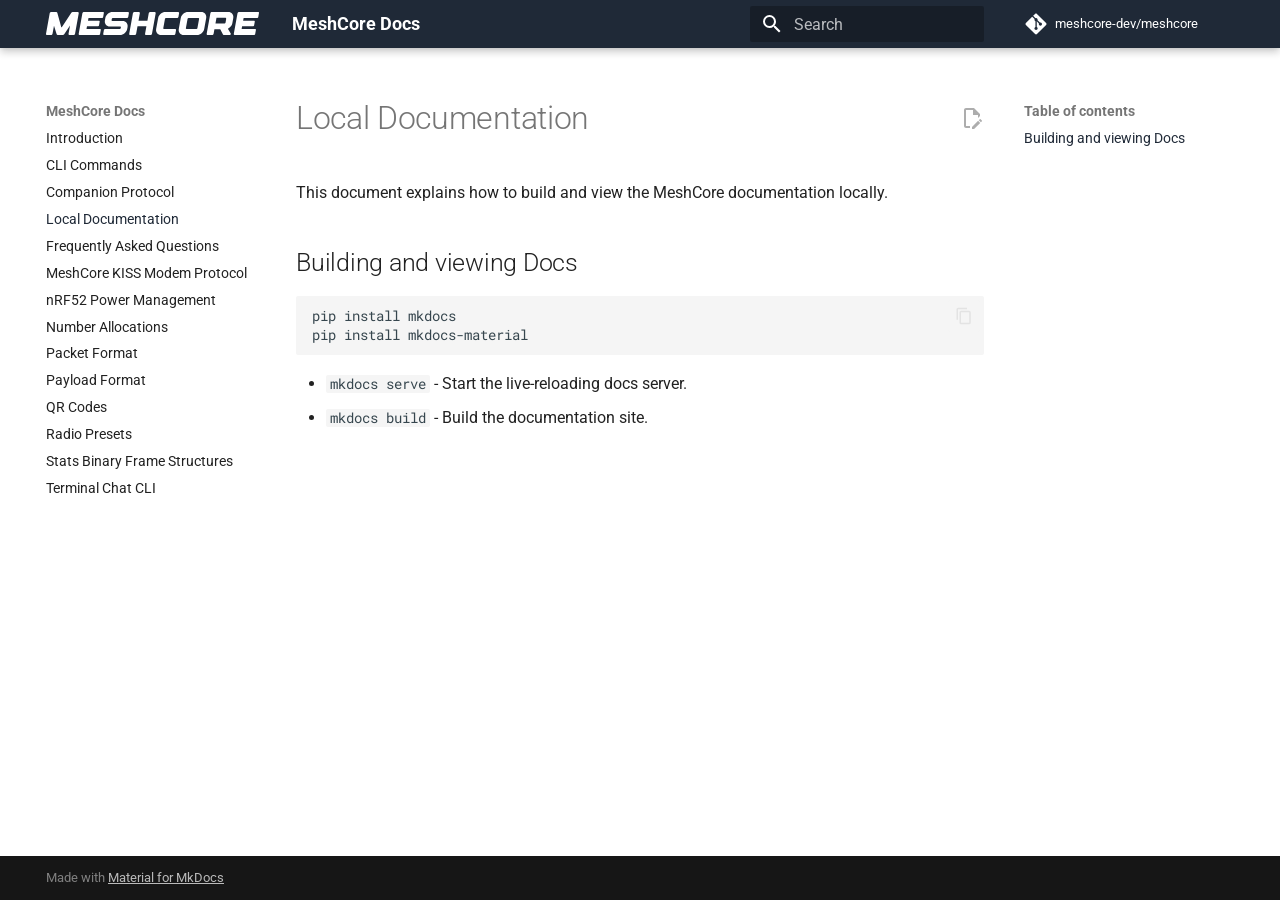
<file: docs/index.html>
<!doctype html>
<html lang="en" class="no-js">
  <head>
    
      <meta charset="utf-8">
      <meta name="viewport" content="width=device-width,initial-scale=1">
      
        <meta name="description" content="Documentation for the open source MeshCore firmware">
      
      
      
        <link rel="canonical" href="https://meshcore-dev.github.io/meshcore/docs/">
      
      
        <link rel="prev" href="../companion_protocol/">
      
      
        <link rel="next" href="../faq/">
      
      
        
      
      
      <link rel="icon" href="../assets/images/favicon.png">
      <meta name="generator" content="mkdocs-1.6.1, mkdocs-material-9.7.7">
    
    
      
        <title>Local Documentation - MeshCore Docs</title>
      
    
    
      <link rel="stylesheet" href="../assets/stylesheets/main.ec1eaa64.min.css">
      
      


    
    
      
    
    
      
        
        
        <link rel="preconnect" href="https://fonts.gstatic.com" crossorigin>
        <link rel="stylesheet" href="https://fonts.googleapis.com/css?family=Roboto:300,300i,400,400i,700,700i%7CRoboto+Mono:400,400i,700,700i&display=fallback">
        <style>:root{--md-text-font:"Roboto";--md-code-font:"Roboto Mono"}</style>
      
    
    
      <link rel="stylesheet" href="../_stylesheets/extra.css">
    
    <script>__md_scope=new URL("..",location),__md_hash=e=>[...e].reduce(((e,_)=>(e<<5)-e+_.charCodeAt(0)),0),__md_get=(e,_=localStorage,t=__md_scope)=>JSON.parse(_.getItem(t.pathname+"."+e)),__md_set=(e,_,t=localStorage,a=__md_scope)=>{try{t.setItem(a.pathname+"."+e,JSON.stringify(_))}catch(e){}}</script>
    
      

    
    
  </head>
  
  
    <body dir="ltr">
  
    
    <input class="md-toggle" data-md-toggle="drawer" type="checkbox" id="__drawer" autocomplete="off">
    <input class="md-toggle" data-md-toggle="search" type="checkbox" id="__search" autocomplete="off">
    <label class="md-overlay" for="__drawer"></label>
    <div data-md-component="skip">
      
        
        <a href="#local-documentation" class="md-skip">
          Skip to content
        </a>
      
    </div>
    <div data-md-component="announce">
      
    </div>
    
    
      

  

<header class="md-header md-header--shadow" data-md-component="header">
  <nav class="md-header__inner md-grid" aria-label="Header">
    <a href=".." title="MeshCore Docs" class="md-header__button md-logo" aria-label="MeshCore Docs" data-md-component="logo">
      
  <img src="../_assets/meshcore.svg" alt="logo">

    </a>
    <label class="md-header__button md-icon" for="__drawer">
      
      <svg xmlns="http://www.w3.org/2000/svg" viewBox="0 0 24 24"><path d="M3 6h18v2H3zm0 5h18v2H3zm0 5h18v2H3z"/></svg>
    </label>
    <div class="md-header__title" data-md-component="header-title">
      <div class="md-header__ellipsis">
        <div class="md-header__topic">
          <span class="md-ellipsis">
            MeshCore Docs
          </span>
        </div>
        <div class="md-header__topic" data-md-component="header-topic">
          <span class="md-ellipsis">
            
              Local Documentation
            
          </span>
        </div>
      </div>
    </div>
    
    
      <script>var palette=__md_get("__palette");if(palette&&palette.color){if("(prefers-color-scheme)"===palette.color.media){var media=matchMedia("(prefers-color-scheme: light)"),input=document.querySelector(media.matches?"[data-md-color-media='(prefers-color-scheme: light)']":"[data-md-color-media='(prefers-color-scheme: dark)']");palette.color.media=input.getAttribute("data-md-color-media"),palette.color.scheme=input.getAttribute("data-md-color-scheme"),palette.color.primary=input.getAttribute("data-md-color-primary"),palette.color.accent=input.getAttribute("data-md-color-accent")}for(var[key,value]of Object.entries(palette.color))document.body.setAttribute("data-md-color-"+key,value)}</script>
    
    
    
      
      
        <label class="md-header__button md-icon" for="__search">
          
          <svg xmlns="http://www.w3.org/2000/svg" viewBox="0 0 24 24"><path d="M9.5 3A6.5 6.5 0 0 1 16 9.5c0 1.61-.59 3.09-1.56 4.23l.27.27h.79l5 5-1.5 1.5-5-5v-.79l-.27-.27A6.52 6.52 0 0 1 9.5 16 6.5 6.5 0 0 1 3 9.5 6.5 6.5 0 0 1 9.5 3m0 2C7 5 5 7 5 9.5S7 14 9.5 14 14 12 14 9.5 12 5 9.5 5"/></svg>
        </label>
        <div class="md-search" data-md-component="search" role="dialog">
  <label class="md-search__overlay" for="__search"></label>
  <div class="md-search__inner" role="search">
    <form class="md-search__form" name="search">
      <input type="text" class="md-search__input" name="query" aria-label="Search" placeholder="Search" autocapitalize="off" autocorrect="off" autocomplete="off" spellcheck="false" data-md-component="search-query" required>
      <label class="md-search__icon md-icon" for="__search">
        
        <svg xmlns="http://www.w3.org/2000/svg" viewBox="0 0 24 24"><path d="M9.5 3A6.5 6.5 0 0 1 16 9.5c0 1.61-.59 3.09-1.56 4.23l.27.27h.79l5 5-1.5 1.5-5-5v-.79l-.27-.27A6.52 6.52 0 0 1 9.5 16 6.5 6.5 0 0 1 3 9.5 6.5 6.5 0 0 1 9.5 3m0 2C7 5 5 7 5 9.5S7 14 9.5 14 14 12 14 9.5 12 5 9.5 5"/></svg>
        
        <svg xmlns="http://www.w3.org/2000/svg" viewBox="0 0 24 24"><path d="M20 11v2H8l5.5 5.5-1.42 1.42L4.16 12l7.92-7.92L13.5 5.5 8 11z"/></svg>
      </label>
      <nav class="md-search__options" aria-label="Search">
        
        <button type="reset" class="md-search__icon md-icon" title="Clear" aria-label="Clear" tabindex="-1">
          
          <svg xmlns="http://www.w3.org/2000/svg" viewBox="0 0 24 24"><path d="M19 6.41 17.59 5 12 10.59 6.41 5 5 6.41 10.59 12 5 17.59 6.41 19 12 13.41 17.59 19 19 17.59 13.41 12z"/></svg>
        </button>
      </nav>
      
        <div class="md-search__suggest" data-md-component="search-suggest"></div>
      
    </form>
    <div class="md-search__output">
      <div class="md-search__scrollwrap" tabindex="0" data-md-scrollfix>
        <div class="md-search-result" data-md-component="search-result">
          <div class="md-search-result__meta">
            Initializing search
          </div>
          <ol class="md-search-result__list" role="presentation"></ol>
        </div>
      </div>
    </div>
  </div>
</div>
      
    
    
      <div class="md-header__source">
        <a href="https://github.com/meshcore-dev/meshcore/" title="Go to repository" class="md-source" data-md-component="source">
  <div class="md-source__icon md-icon">
    
    <svg xmlns="http://www.w3.org/2000/svg" viewBox="0 0 448 512"><!--! Font Awesome Free 7.1.0 by @fontawesome - https://fontawesome.com License - https://fontawesome.com/license/free (Icons: CC BY 4.0, Fonts: SIL OFL 1.1, Code: MIT License) Copyright 2025 Fonticons, Inc.--><path d="M439.6 236.1 244 40.5c-5.4-5.5-12.8-8.5-20.4-8.5s-15 3-20.4 8.4L162.5 81l51.5 51.5c27.1-9.1 52.7 16.8 43.4 43.7l49.7 49.7c34.2-11.8 61.2 31 35.5 56.7-26.5 26.5-70.2-2.9-56-37.3L240.3 199v121.9c25.3 12.5 22.3 41.8 9.1 55-6.4 6.4-15.2 10.1-24.3 10.1s-17.8-3.6-24.3-10.1c-17.6-17.6-11.1-46.9 11.2-56v-123c-20.8-8.5-24.6-30.7-18.6-45L142.6 101 8.5 235.1C3 240.6 0 247.9 0 255.5s3 15 8.5 20.4l195.6 195.7c5.4 5.4 12.7 8.4 20.4 8.4s15-3 20.4-8.4l194.7-194.7c5.4-5.4 8.4-12.8 8.4-20.4s-3-15-8.4-20.4"/></svg>
  </div>
  <div class="md-source__repository">
    meshcore-dev/meshcore
  </div>
</a>
      </div>
    
  </nav>
  
</header>
    
    <div class="md-container" data-md-component="container">
      
      
        
          
        
      
      <main class="md-main" data-md-component="main">
        <div class="md-main__inner md-grid">
          
            
              
              <div class="md-sidebar md-sidebar--primary" data-md-component="sidebar" data-md-type="navigation" >
                <div class="md-sidebar__scrollwrap">
                  <div class="md-sidebar__inner">
                    



<nav class="md-nav md-nav--primary" aria-label="Navigation" data-md-level="0">
  <label class="md-nav__title" for="__drawer">
    <a href=".." title="MeshCore Docs" class="md-nav__button md-logo" aria-label="MeshCore Docs" data-md-component="logo">
      
  <img src="../_assets/meshcore.svg" alt="logo">

    </a>
    MeshCore Docs
  </label>
  
    <div class="md-nav__source">
      <a href="https://github.com/meshcore-dev/meshcore/" title="Go to repository" class="md-source" data-md-component="source">
  <div class="md-source__icon md-icon">
    
    <svg xmlns="http://www.w3.org/2000/svg" viewBox="0 0 448 512"><!--! Font Awesome Free 7.1.0 by @fontawesome - https://fontawesome.com License - https://fontawesome.com/license/free (Icons: CC BY 4.0, Fonts: SIL OFL 1.1, Code: MIT License) Copyright 2025 Fonticons, Inc.--><path d="M439.6 236.1 244 40.5c-5.4-5.5-12.8-8.5-20.4-8.5s-15 3-20.4 8.4L162.5 81l51.5 51.5c27.1-9.1 52.7 16.8 43.4 43.7l49.7 49.7c34.2-11.8 61.2 31 35.5 56.7-26.5 26.5-70.2-2.9-56-37.3L240.3 199v121.9c25.3 12.5 22.3 41.8 9.1 55-6.4 6.4-15.2 10.1-24.3 10.1s-17.8-3.6-24.3-10.1c-17.6-17.6-11.1-46.9 11.2-56v-123c-20.8-8.5-24.6-30.7-18.6-45L142.6 101 8.5 235.1C3 240.6 0 247.9 0 255.5s3 15 8.5 20.4l195.6 195.7c5.4 5.4 12.7 8.4 20.4 8.4s15-3 20.4-8.4l194.7-194.7c5.4-5.4 8.4-12.8 8.4-20.4s-3-15-8.4-20.4"/></svg>
  </div>
  <div class="md-source__repository">
    meshcore-dev/meshcore
  </div>
</a>
    </div>
  
  <ul class="md-nav__list" data-md-scrollfix>
    
      
      
  
  
  
  
    <li class="md-nav__item">
      <a href=".." class="md-nav__link">
        
  
  
  <span class="md-ellipsis">
    
  
    Introduction
  

    
  </span>
  
  

      </a>
    </li>
  

    
      
      
  
  
  
  
    <li class="md-nav__item">
      <a href="../cli_commands/" class="md-nav__link">
        
  
  
  <span class="md-ellipsis">
    
  
    CLI Commands
  

    
  </span>
  
  

      </a>
    </li>
  

    
      
      
  
  
  
  
    <li class="md-nav__item">
      <a href="../companion_protocol/" class="md-nav__link">
        
  
  
  <span class="md-ellipsis">
    
  
    Companion Protocol
  

    
  </span>
  
  

      </a>
    </li>
  

    
      
      
  
  
    
  
  
  
    <li class="md-nav__item md-nav__item--active">
      
      <input class="md-nav__toggle md-toggle" type="checkbox" id="__toc">
      
      
        
      
      
        <label class="md-nav__link md-nav__link--active" for="__toc">
          
  
  
  <span class="md-ellipsis">
    
  
    Local Documentation
  

    
  </span>
  
  

          <span class="md-nav__icon md-icon"></span>
        </label>
      
      <a href="./" class="md-nav__link md-nav__link--active">
        
  
  
  <span class="md-ellipsis">
    
  
    Local Documentation
  

    
  </span>
  
  

      </a>
      
        

<nav class="md-nav md-nav--secondary" aria-label="Table of contents">
  
  
  
    
  
  
    <label class="md-nav__title" for="__toc">
      <span class="md-nav__icon md-icon"></span>
      Table of contents
    </label>
    <ul class="md-nav__list" data-md-component="toc" data-md-scrollfix>
      
        <li class="md-nav__item">
  <a href="#building-and-viewing-docs" class="md-nav__link">
    <span class="md-ellipsis">
      
        Building and viewing Docs
      
    </span>
  </a>
  
</li>
      
    </ul>
  
</nav>
      
    </li>
  

    
      
      
  
  
  
  
    <li class="md-nav__item">
      <a href="../faq/" class="md-nav__link">
        
  
  
  <span class="md-ellipsis">
    
  
    Frequently Asked Questions
  

    
  </span>
  
  

      </a>
    </li>
  

    
      
      
  
  
  
  
    <li class="md-nav__item">
      <a href="../kiss_modem_protocol/" class="md-nav__link">
        
  
  
  <span class="md-ellipsis">
    
  
    MeshCore KISS Modem Protocol
  

    
  </span>
  
  

      </a>
    </li>
  

    
      
      
  
  
  
  
    <li class="md-nav__item">
      <a href="../nrf52_power_management/" class="md-nav__link">
        
  
  
  <span class="md-ellipsis">
    
  
    nRF52 Power Management
  

    
  </span>
  
  

      </a>
    </li>
  

    
      
      
  
  
  
  
    <li class="md-nav__item">
      <a href="../number_allocations/" class="md-nav__link">
        
  
  
  <span class="md-ellipsis">
    
  
    Number Allocations
  

    
  </span>
  
  

      </a>
    </li>
  

    
      
      
  
  
  
  
    <li class="md-nav__item">
      <a href="../packet_format/" class="md-nav__link">
        
  
  
  <span class="md-ellipsis">
    
  
    Packet Format
  

    
  </span>
  
  

      </a>
    </li>
  

    
      
      
  
  
  
  
    <li class="md-nav__item">
      <a href="../payloads/" class="md-nav__link">
        
  
  
  <span class="md-ellipsis">
    
  
    Payload Format
  

    
  </span>
  
  

      </a>
    </li>
  

    
      
      
  
  
  
  
    <li class="md-nav__item">
      <a href="../qr_codes/" class="md-nav__link">
        
  
  
  <span class="md-ellipsis">
    
  
    QR Codes
  

    
  </span>
  
  

      </a>
    </li>
  

    
      
      
  
  
  
  
    <li class="md-nav__item">
      <a href="../radio_presets/" class="md-nav__link">
        
  
  
  <span class="md-ellipsis">
    
  
    Radio Presets
  

    
  </span>
  
  

      </a>
    </li>
  

    
      
      
  
  
  
  
    <li class="md-nav__item">
      <a href="../stats_binary_frames/" class="md-nav__link">
        
  
  
  <span class="md-ellipsis">
    
  
    Stats Binary Frame Structures
  

    
  </span>
  
  

      </a>
    </li>
  

    
      
      
  
  
  
  
    <li class="md-nav__item">
      <a href="../terminal_chat_cli/" class="md-nav__link">
        
  
  
  <span class="md-ellipsis">
    
  
    Terminal Chat CLI
  

    
  </span>
  
  

      </a>
    </li>
  

    
  </ul>
</nav>
                  </div>
                </div>
              </div>
            
            
              
              <div class="md-sidebar md-sidebar--secondary" data-md-component="sidebar" data-md-type="toc" >
                <div class="md-sidebar__scrollwrap">
                  <div class="md-sidebar__inner">
                    

<nav class="md-nav md-nav--secondary" aria-label="Table of contents">
  
  
  
    
  
  
    <label class="md-nav__title" for="__toc">
      <span class="md-nav__icon md-icon"></span>
      Table of contents
    </label>
    <ul class="md-nav__list" data-md-component="toc" data-md-scrollfix>
      
        <li class="md-nav__item">
  <a href="#building-and-viewing-docs" class="md-nav__link">
    <span class="md-ellipsis">
      
        Building and viewing Docs
      
    </span>
  </a>
  
</li>
      
    </ul>
  
</nav>
                  </div>
                </div>
              </div>
            
          
          
            <div class="md-content" data-md-component="content">
              
              <article class="md-content__inner md-typeset">
                
                  


  
    <a href="https://github.com/meshcore-dev/meshcore/edit/main/docs/docs.md" title="Edit this page" class="md-content__button md-icon" rel="edit">
      
      <svg xmlns="http://www.w3.org/2000/svg" viewBox="0 0 24 24"><path d="M10 20H6V4h7v5h5v3.1l2-2V8l-6-6H6c-1.1 0-2 .9-2 2v16c0 1.1.9 2 2 2h4zm10.2-7c.1 0 .3.1.4.2l1.3 1.3c.2.2.2.6 0 .8l-1 1-2.1-2.1 1-1c.1-.1.2-.2.4-.2m0 3.9L14.1 23H12v-2.1l6.1-6.1z"/></svg>
    </a>
  
  


<h1 id="local-documentation">Local Documentation</h1>
<p>This document explains how to build and view the MeshCore documentation locally.</p>
<h2 id="building-and-viewing-docs">Building and viewing Docs</h2>
<pre><code>pip install mkdocs
pip install mkdocs-material
</code></pre>
<ul>
<li><code>mkdocs serve</code> - Start the live-reloading docs server.</li>
<li><code>mkdocs build</code> - Build the documentation site.</li>
</ul>












                
              </article>
            </div>
          
          
<script>var target=document.getElementById(location.hash.slice(1));target&&target.name&&(target.checked=target.name.startsWith("__tabbed_"))</script>
        </div>
        
      </main>
      
        <footer class="md-footer">
  
  <div class="md-footer-meta md-typeset">
    <div class="md-footer-meta__inner md-grid">
      <div class="md-copyright">
  
  
    Made with
    <a href="https://squidfunk.github.io/mkdocs-material/" target="_blank" rel="noopener">
      Material for MkDocs
    </a>
  
</div>
      
    </div>
  </div>
</footer>
      
    </div>
    <div class="md-dialog" data-md-component="dialog">
      <div class="md-dialog__inner md-typeset"></div>
    </div>
    
    
    
      
      
      <script id="__config" type="application/json">{"annotate": null, "base": "..", "features": ["content.action.edit", "content.code.copy", "search.highlight", "search.suggest"], "search": "../assets/javascripts/workers/search.2c215733.min.js", "tags": null, "translations": {"clipboard.copied": "Copied to clipboard", "clipboard.copy": "Copy to clipboard", "search.result.more.one": "1 more on this page", "search.result.more.other": "# more on this page", "search.result.none": "No matching documents", "search.result.one": "1 matching document", "search.result.other": "# matching documents", "search.result.placeholder": "Type to start searching", "search.result.term.missing": "Missing", "select.version": "Select version"}, "version": null}</script>
    
    
      <script src="../assets/javascripts/bundle.d7400e89.min.js"></script>
      
    
  </body>
</html>
</file>
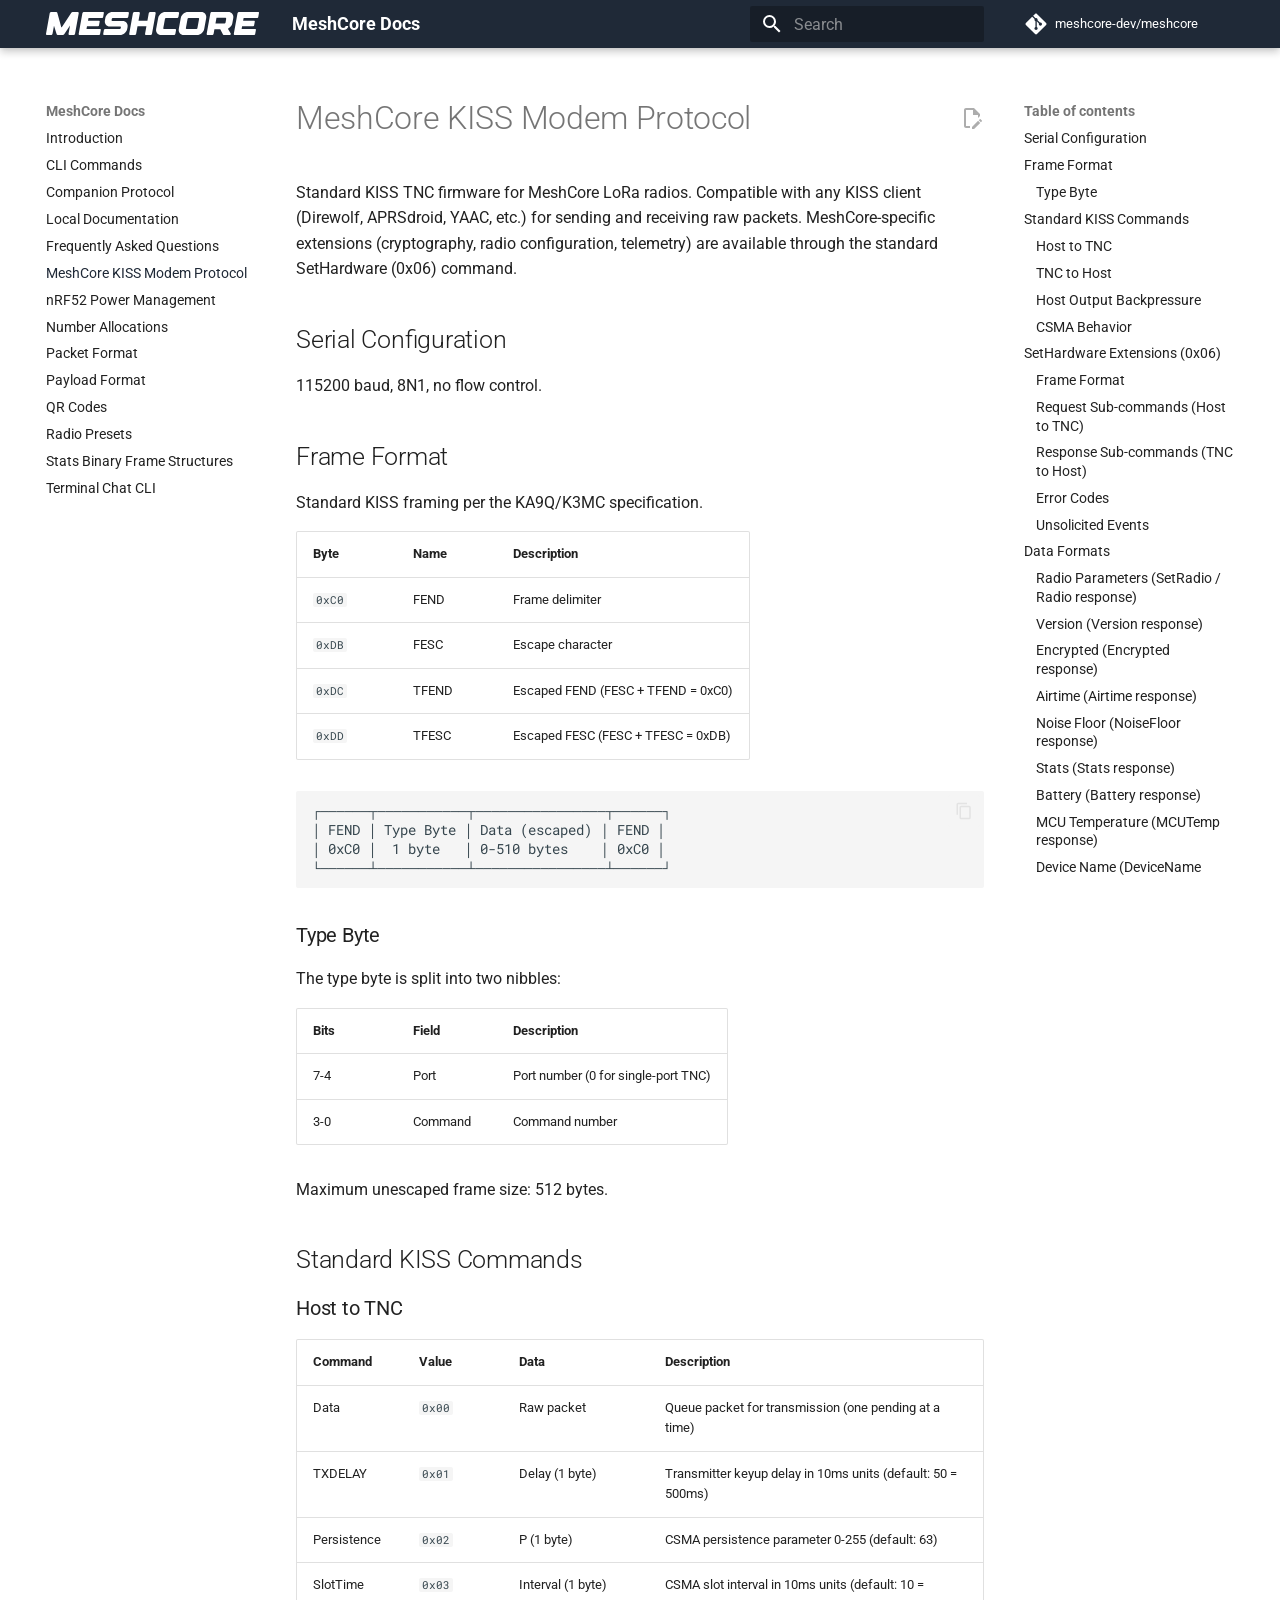
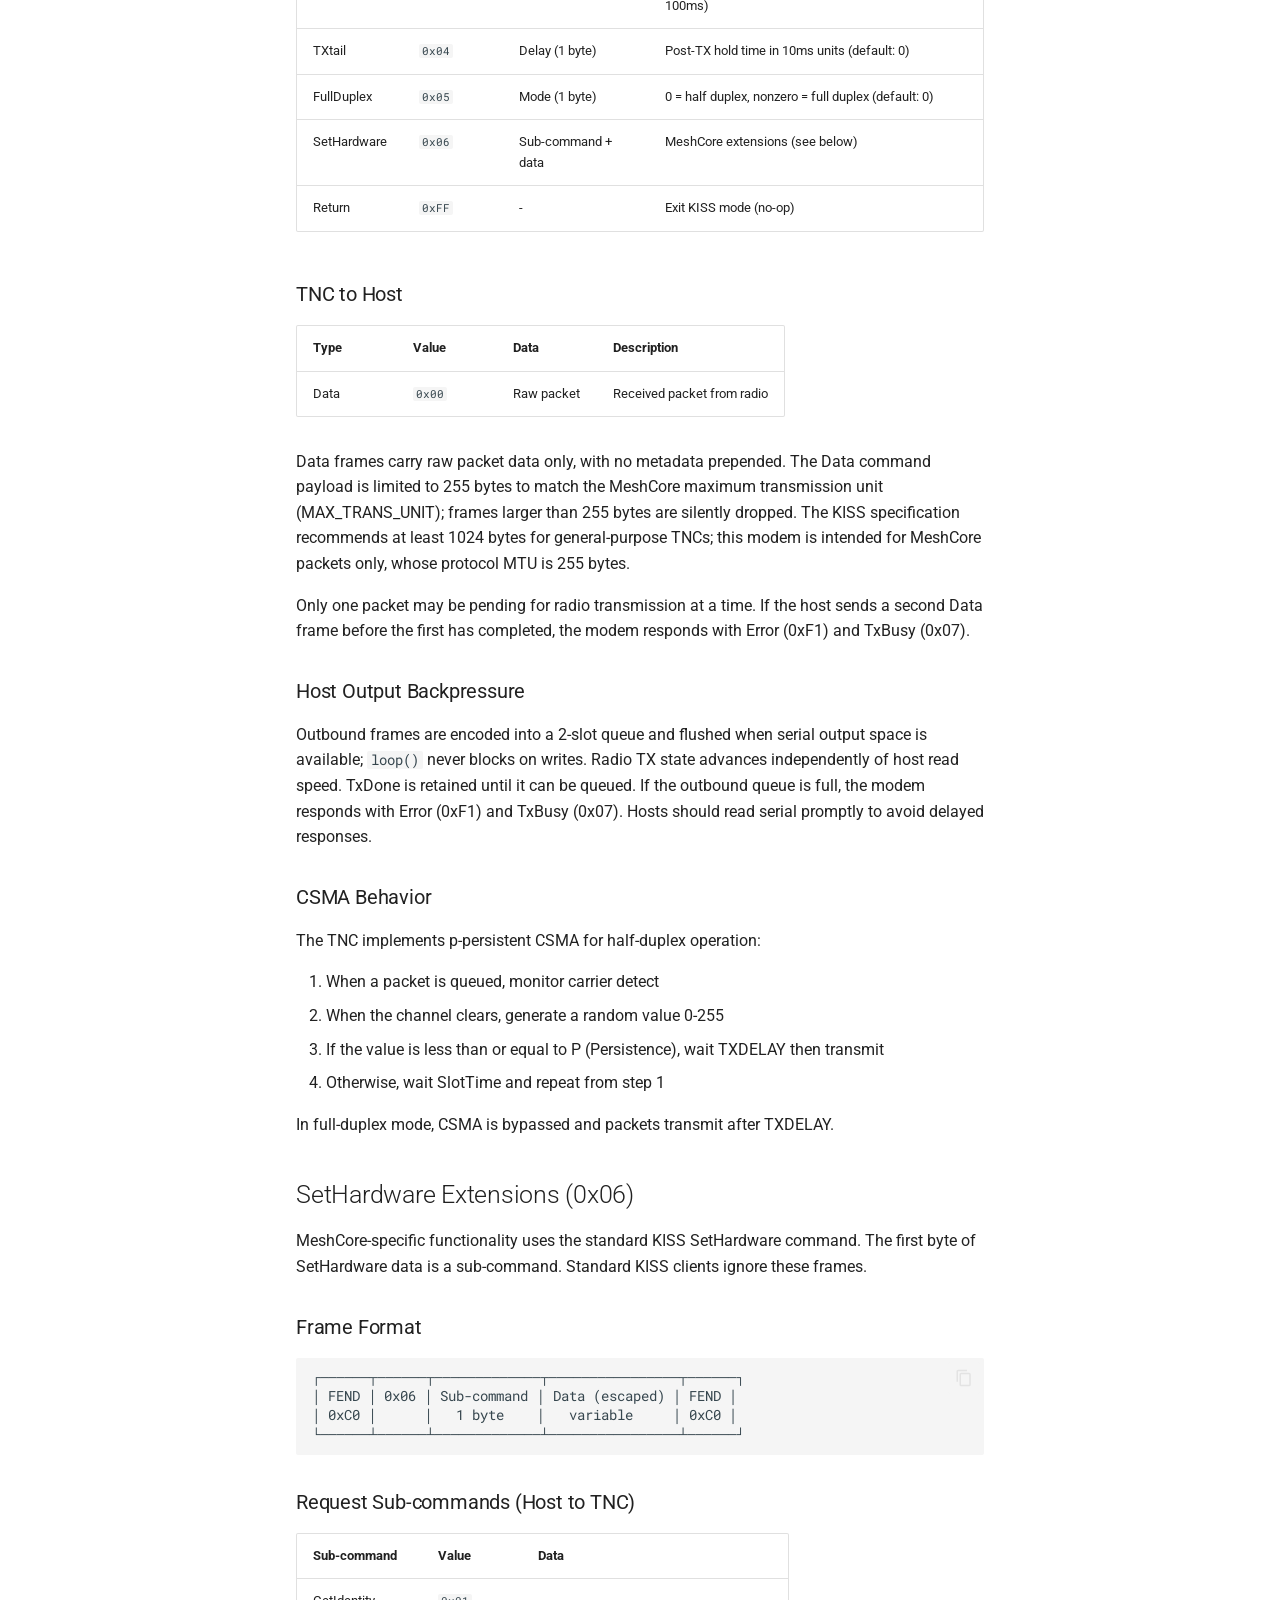
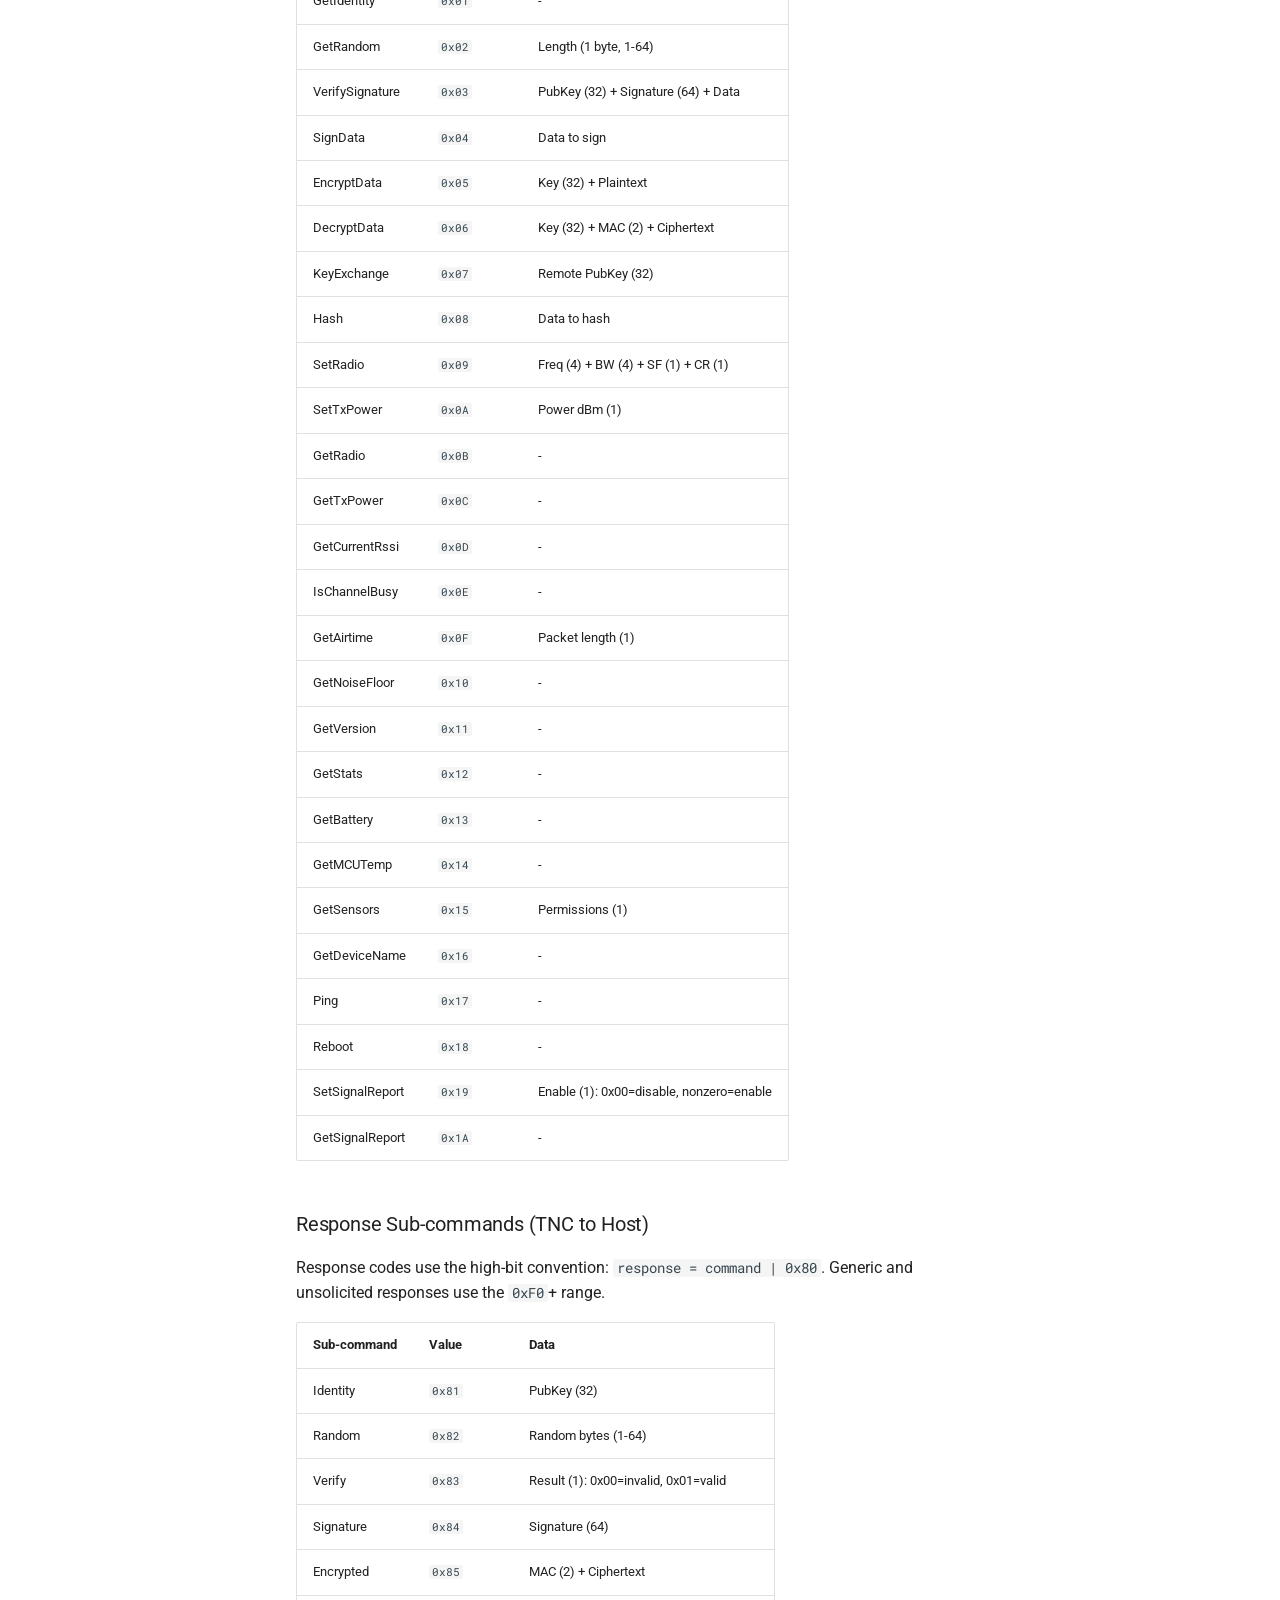
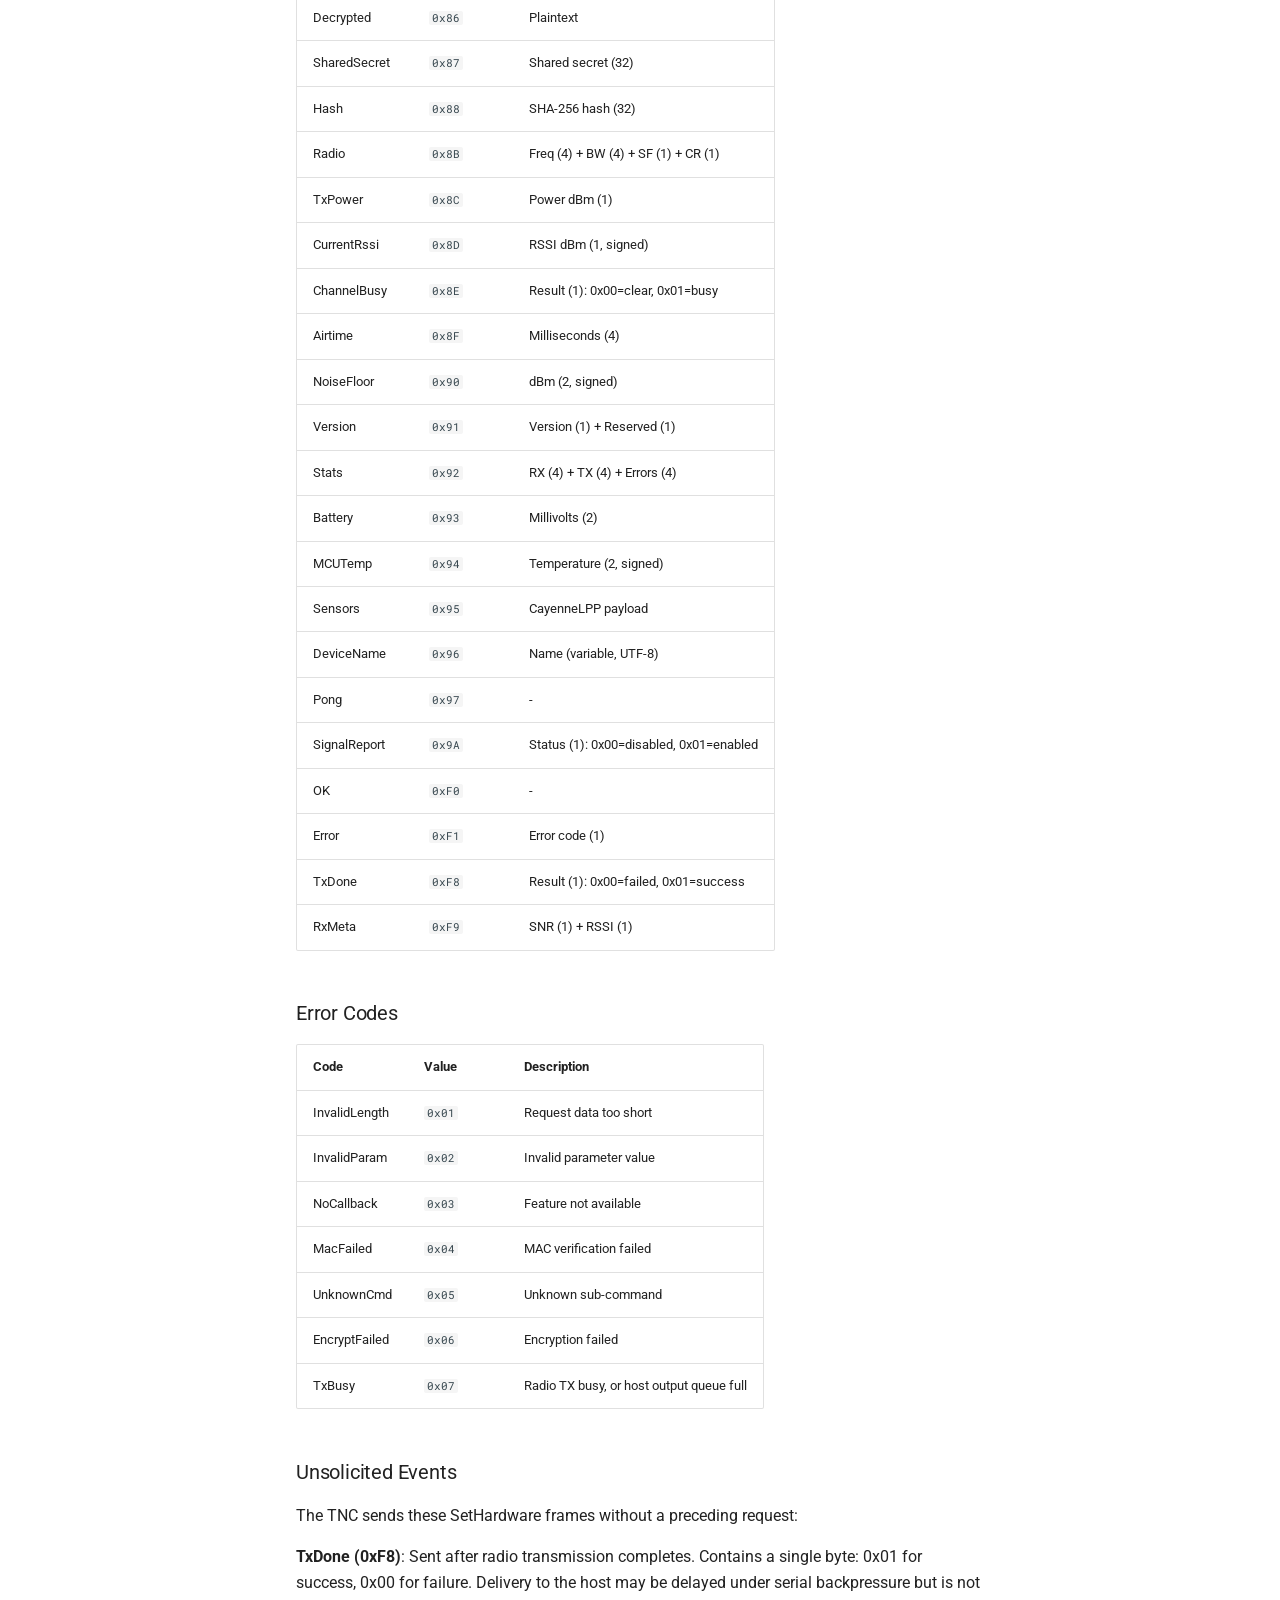
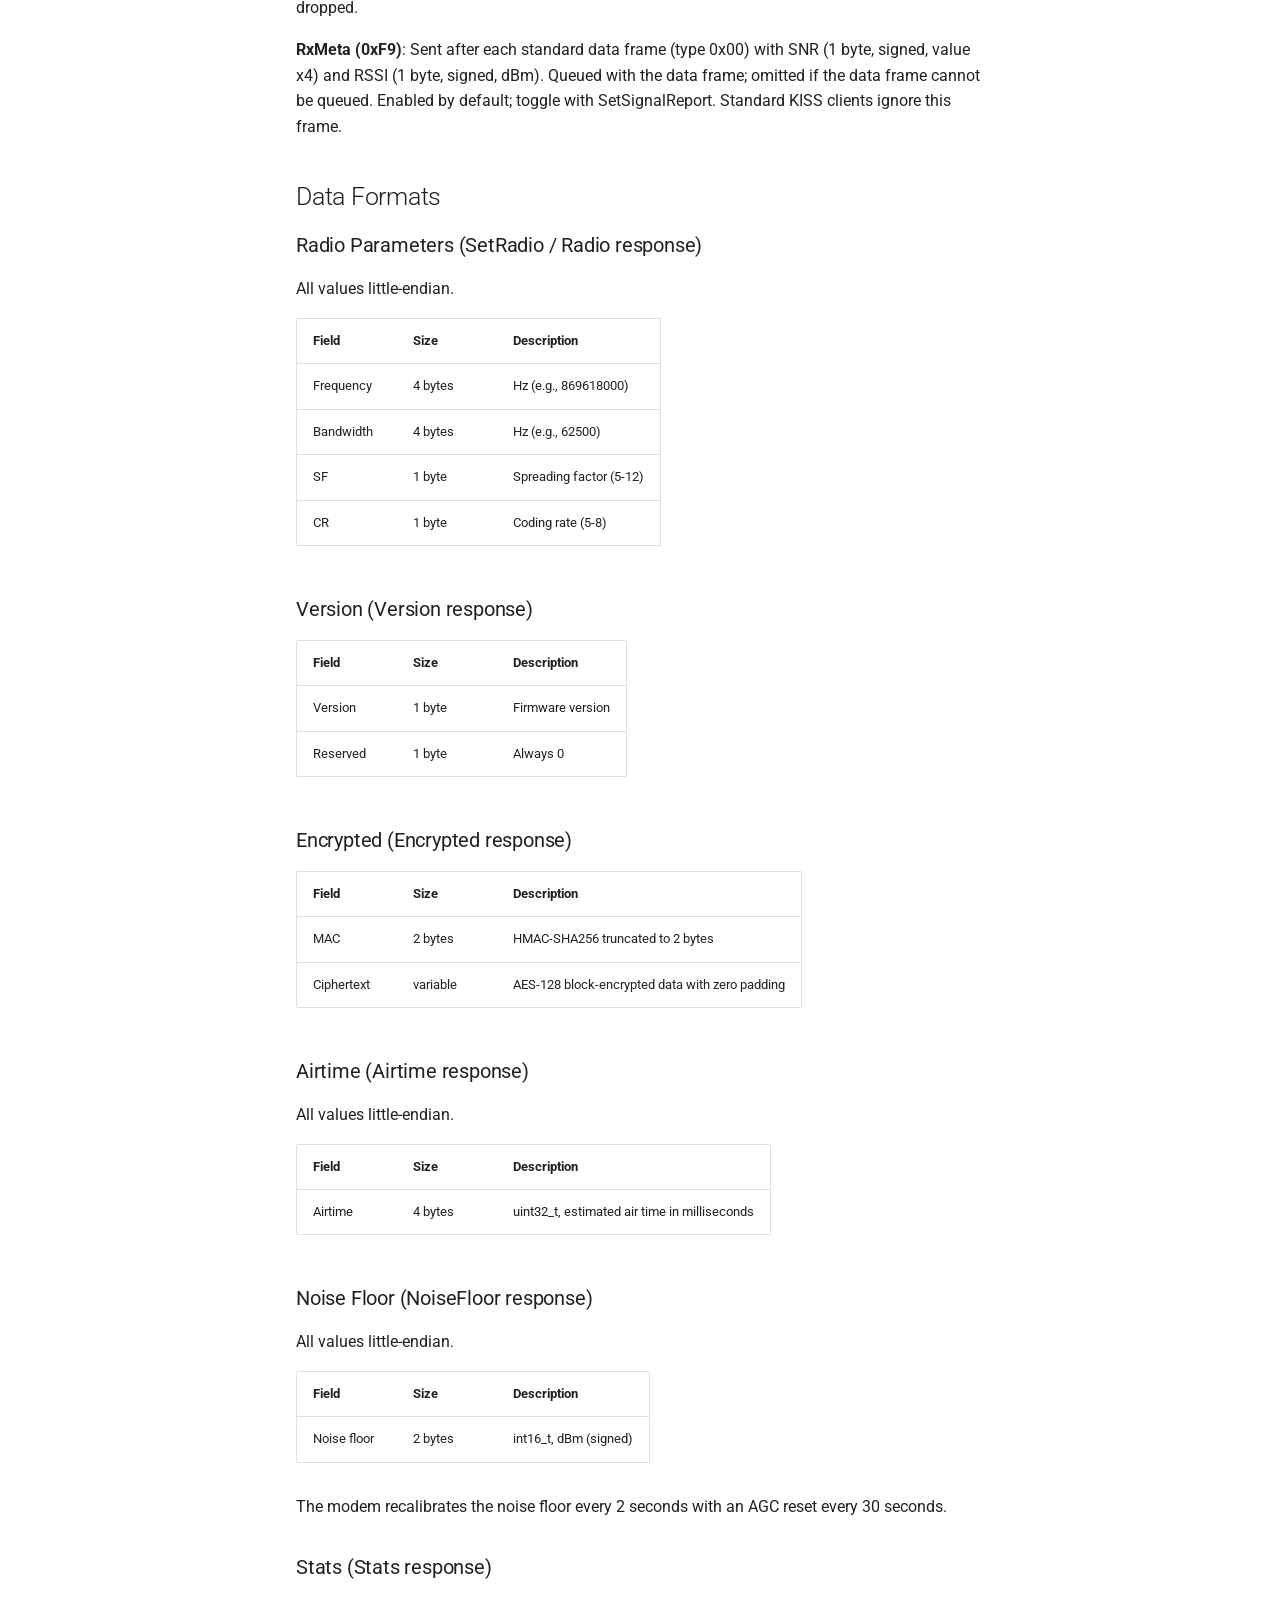
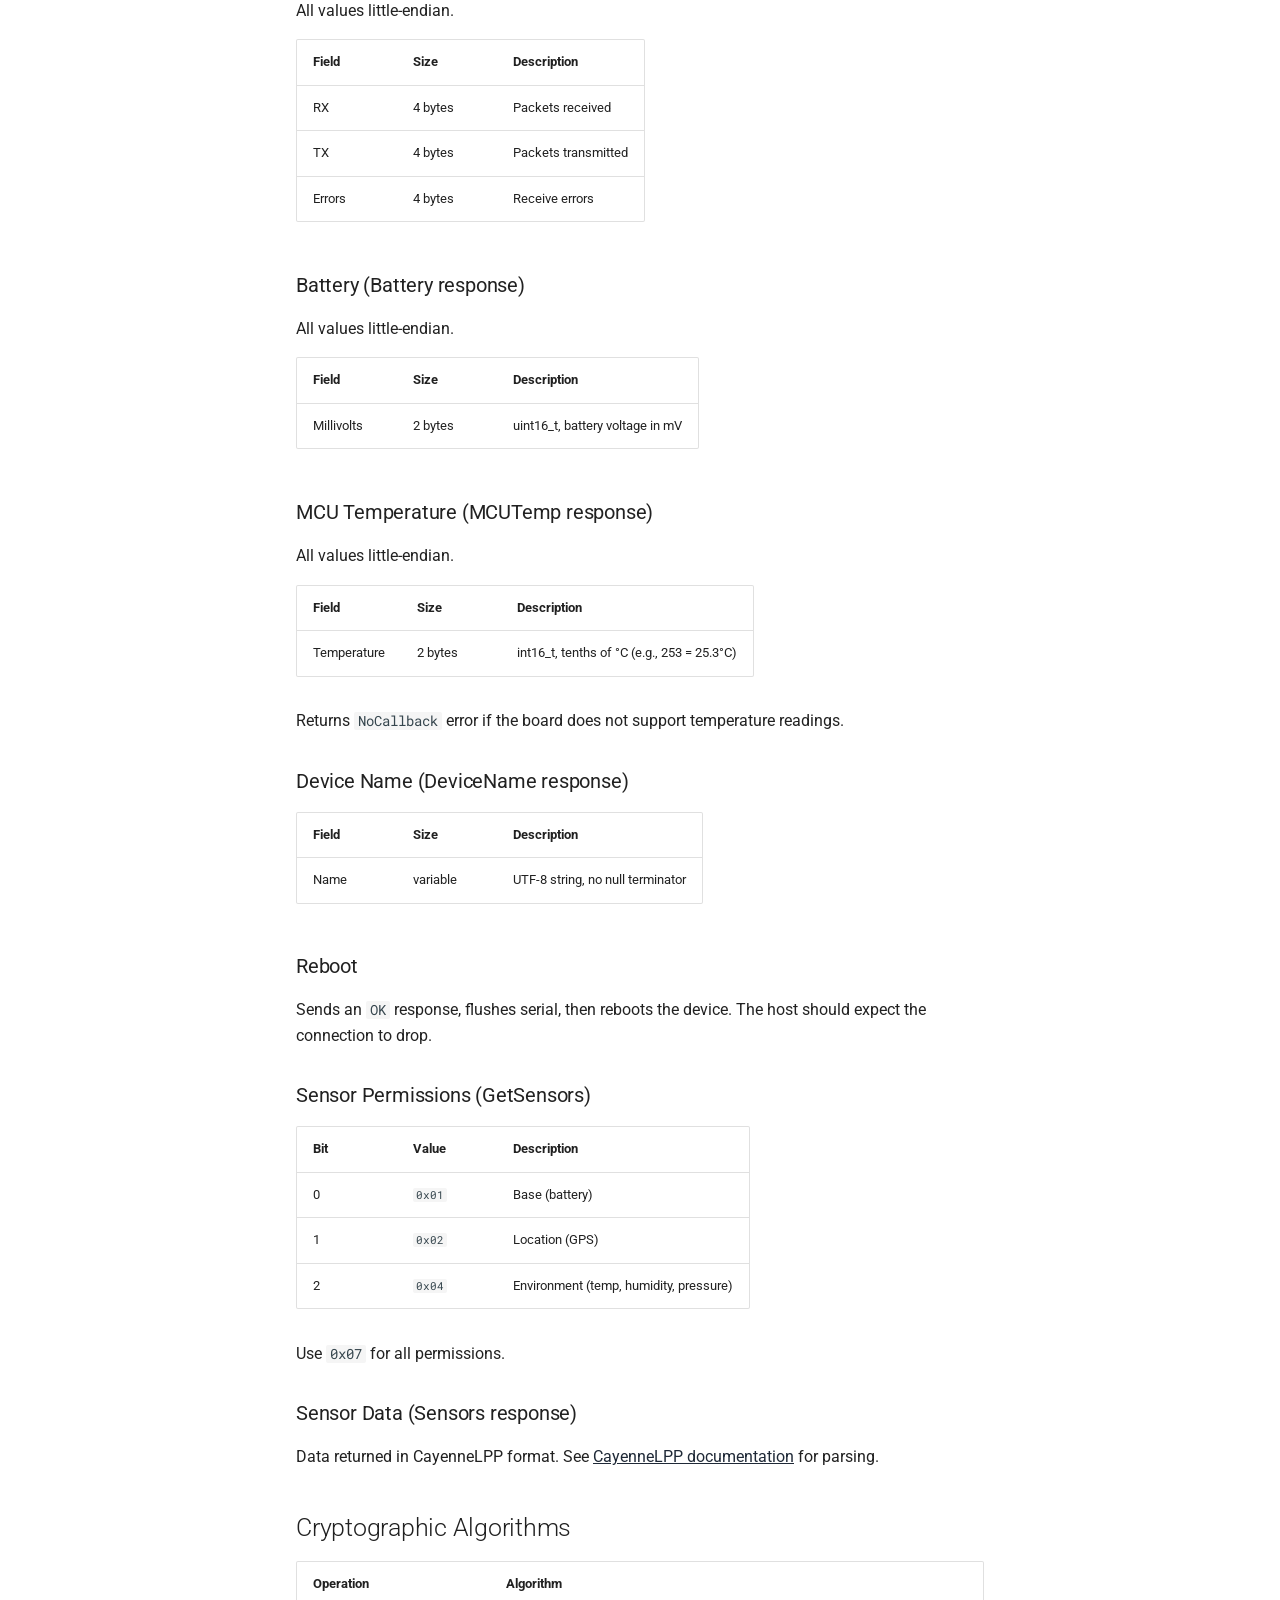
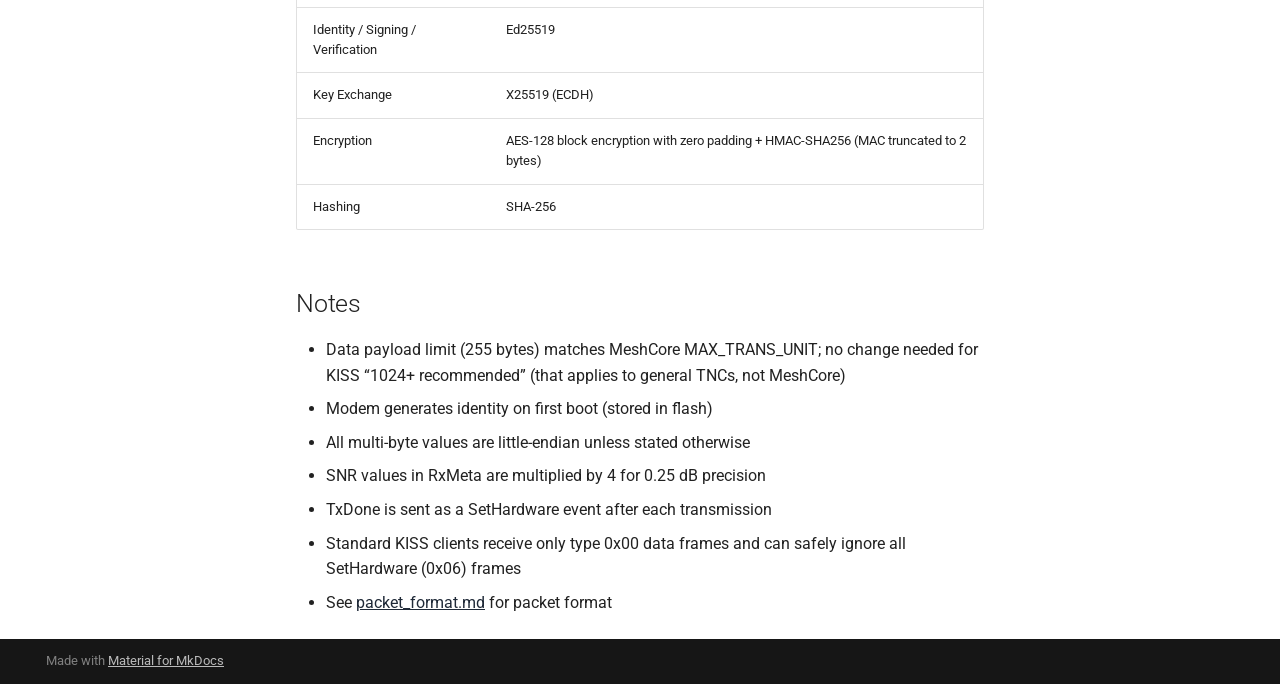
<file: kiss_modem_protocol/index.html>
<!doctype html>
<html lang="en" class="no-js">
  <head>
    
      <meta charset="utf-8">
      <meta name="viewport" content="width=device-width,initial-scale=1">
      
        <meta name="description" content="Documentation for the open source MeshCore firmware">
      
      
      
        <link rel="canonical" href="https://meshcore-dev.github.io/meshcore/kiss_modem_protocol/">
      
      
        <link rel="prev" href="../faq/">
      
      
        <link rel="next" href="../nrf52_power_management/">
      
      
        
      
      
      <link rel="icon" href="../assets/images/favicon.png">
      <meta name="generator" content="mkdocs-1.6.1, mkdocs-material-9.7.7">
    
    
      
        <title>MeshCore KISS Modem Protocol - MeshCore Docs</title>
      
    
    
      <link rel="stylesheet" href="../assets/stylesheets/main.ec1eaa64.min.css">
      
      


    
    
      
    
    
      
        
        
        <link rel="preconnect" href="https://fonts.gstatic.com" crossorigin>
        <link rel="stylesheet" href="https://fonts.googleapis.com/css?family=Roboto:300,300i,400,400i,700,700i%7CRoboto+Mono:400,400i,700,700i&display=fallback">
        <style>:root{--md-text-font:"Roboto";--md-code-font:"Roboto Mono"}</style>
      
    
    
      <link rel="stylesheet" href="../_stylesheets/extra.css">
    
    <script>__md_scope=new URL("..",location),__md_hash=e=>[...e].reduce(((e,_)=>(e<<5)-e+_.charCodeAt(0)),0),__md_get=(e,_=localStorage,t=__md_scope)=>JSON.parse(_.getItem(t.pathname+"."+e)),__md_set=(e,_,t=localStorage,a=__md_scope)=>{try{t.setItem(a.pathname+"."+e,JSON.stringify(_))}catch(e){}}</script>
    
      

    
    
  </head>
  
  
    <body dir="ltr">
  
    
    <input class="md-toggle" data-md-toggle="drawer" type="checkbox" id="__drawer" autocomplete="off">
    <input class="md-toggle" data-md-toggle="search" type="checkbox" id="__search" autocomplete="off">
    <label class="md-overlay" for="__drawer"></label>
    <div data-md-component="skip">
      
        
        <a href="#meshcore-kiss-modem-protocol" class="md-skip">
          Skip to content
        </a>
      
    </div>
    <div data-md-component="announce">
      
    </div>
    
    
      

  

<header class="md-header md-header--shadow" data-md-component="header">
  <nav class="md-header__inner md-grid" aria-label="Header">
    <a href=".." title="MeshCore Docs" class="md-header__button md-logo" aria-label="MeshCore Docs" data-md-component="logo">
      
  <img src="../_assets/meshcore.svg" alt="logo">

    </a>
    <label class="md-header__button md-icon" for="__drawer">
      
      <svg xmlns="http://www.w3.org/2000/svg" viewBox="0 0 24 24"><path d="M3 6h18v2H3zm0 5h18v2H3zm0 5h18v2H3z"/></svg>
    </label>
    <div class="md-header__title" data-md-component="header-title">
      <div class="md-header__ellipsis">
        <div class="md-header__topic">
          <span class="md-ellipsis">
            MeshCore Docs
          </span>
        </div>
        <div class="md-header__topic" data-md-component="header-topic">
          <span class="md-ellipsis">
            
              MeshCore KISS Modem Protocol
            
          </span>
        </div>
      </div>
    </div>
    
    
      <script>var palette=__md_get("__palette");if(palette&&palette.color){if("(prefers-color-scheme)"===palette.color.media){var media=matchMedia("(prefers-color-scheme: light)"),input=document.querySelector(media.matches?"[data-md-color-media='(prefers-color-scheme: light)']":"[data-md-color-media='(prefers-color-scheme: dark)']");palette.color.media=input.getAttribute("data-md-color-media"),palette.color.scheme=input.getAttribute("data-md-color-scheme"),palette.color.primary=input.getAttribute("data-md-color-primary"),palette.color.accent=input.getAttribute("data-md-color-accent")}for(var[key,value]of Object.entries(palette.color))document.body.setAttribute("data-md-color-"+key,value)}</script>
    
    
    
      
      
        <label class="md-header__button md-icon" for="__search">
          
          <svg xmlns="http://www.w3.org/2000/svg" viewBox="0 0 24 24"><path d="M9.5 3A6.5 6.5 0 0 1 16 9.5c0 1.61-.59 3.09-1.56 4.23l.27.27h.79l5 5-1.5 1.5-5-5v-.79l-.27-.27A6.52 6.52 0 0 1 9.5 16 6.5 6.5 0 0 1 3 9.5 6.5 6.5 0 0 1 9.5 3m0 2C7 5 5 7 5 9.5S7 14 9.5 14 14 12 14 9.5 12 5 9.5 5"/></svg>
        </label>
        <div class="md-search" data-md-component="search" role="dialog">
  <label class="md-search__overlay" for="__search"></label>
  <div class="md-search__inner" role="search">
    <form class="md-search__form" name="search">
      <input type="text" class="md-search__input" name="query" aria-label="Search" placeholder="Search" autocapitalize="off" autocorrect="off" autocomplete="off" spellcheck="false" data-md-component="search-query" required>
      <label class="md-search__icon md-icon" for="__search">
        
        <svg xmlns="http://www.w3.org/2000/svg" viewBox="0 0 24 24"><path d="M9.5 3A6.5 6.5 0 0 1 16 9.5c0 1.61-.59 3.09-1.56 4.23l.27.27h.79l5 5-1.5 1.5-5-5v-.79l-.27-.27A6.52 6.52 0 0 1 9.5 16 6.5 6.5 0 0 1 3 9.5 6.5 6.5 0 0 1 9.5 3m0 2C7 5 5 7 5 9.5S7 14 9.5 14 14 12 14 9.5 12 5 9.5 5"/></svg>
        
        <svg xmlns="http://www.w3.org/2000/svg" viewBox="0 0 24 24"><path d="M20 11v2H8l5.5 5.5-1.42 1.42L4.16 12l7.92-7.92L13.5 5.5 8 11z"/></svg>
      </label>
      <nav class="md-search__options" aria-label="Search">
        
        <button type="reset" class="md-search__icon md-icon" title="Clear" aria-label="Clear" tabindex="-1">
          
          <svg xmlns="http://www.w3.org/2000/svg" viewBox="0 0 24 24"><path d="M19 6.41 17.59 5 12 10.59 6.41 5 5 6.41 10.59 12 5 17.59 6.41 19 12 13.41 17.59 19 19 17.59 13.41 12z"/></svg>
        </button>
      </nav>
      
        <div class="md-search__suggest" data-md-component="search-suggest"></div>
      
    </form>
    <div class="md-search__output">
      <div class="md-search__scrollwrap" tabindex="0" data-md-scrollfix>
        <div class="md-search-result" data-md-component="search-result">
          <div class="md-search-result__meta">
            Initializing search
          </div>
          <ol class="md-search-result__list" role="presentation"></ol>
        </div>
      </div>
    </div>
  </div>
</div>
      
    
    
      <div class="md-header__source">
        <a href="https://github.com/meshcore-dev/meshcore/" title="Go to repository" class="md-source" data-md-component="source">
  <div class="md-source__icon md-icon">
    
    <svg xmlns="http://www.w3.org/2000/svg" viewBox="0 0 448 512"><!--! Font Awesome Free 7.1.0 by @fontawesome - https://fontawesome.com License - https://fontawesome.com/license/free (Icons: CC BY 4.0, Fonts: SIL OFL 1.1, Code: MIT License) Copyright 2025 Fonticons, Inc.--><path d="M439.6 236.1 244 40.5c-5.4-5.5-12.8-8.5-20.4-8.5s-15 3-20.4 8.4L162.5 81l51.5 51.5c27.1-9.1 52.7 16.8 43.4 43.7l49.7 49.7c34.2-11.8 61.2 31 35.5 56.7-26.5 26.5-70.2-2.9-56-37.3L240.3 199v121.9c25.3 12.5 22.3 41.8 9.1 55-6.4 6.4-15.2 10.1-24.3 10.1s-17.8-3.6-24.3-10.1c-17.6-17.6-11.1-46.9 11.2-56v-123c-20.8-8.5-24.6-30.7-18.6-45L142.6 101 8.5 235.1C3 240.6 0 247.9 0 255.5s3 15 8.5 20.4l195.6 195.7c5.4 5.4 12.7 8.4 20.4 8.4s15-3 20.4-8.4l194.7-194.7c5.4-5.4 8.4-12.8 8.4-20.4s-3-15-8.4-20.4"/></svg>
  </div>
  <div class="md-source__repository">
    meshcore-dev/meshcore
  </div>
</a>
      </div>
    
  </nav>
  
</header>
    
    <div class="md-container" data-md-component="container">
      
      
        
          
        
      
      <main class="md-main" data-md-component="main">
        <div class="md-main__inner md-grid">
          
            
              
              <div class="md-sidebar md-sidebar--primary" data-md-component="sidebar" data-md-type="navigation" >
                <div class="md-sidebar__scrollwrap">
                  <div class="md-sidebar__inner">
                    



<nav class="md-nav md-nav--primary" aria-label="Navigation" data-md-level="0">
  <label class="md-nav__title" for="__drawer">
    <a href=".." title="MeshCore Docs" class="md-nav__button md-logo" aria-label="MeshCore Docs" data-md-component="logo">
      
  <img src="../_assets/meshcore.svg" alt="logo">

    </a>
    MeshCore Docs
  </label>
  
    <div class="md-nav__source">
      <a href="https://github.com/meshcore-dev/meshcore/" title="Go to repository" class="md-source" data-md-component="source">
  <div class="md-source__icon md-icon">
    
    <svg xmlns="http://www.w3.org/2000/svg" viewBox="0 0 448 512"><!--! Font Awesome Free 7.1.0 by @fontawesome - https://fontawesome.com License - https://fontawesome.com/license/free (Icons: CC BY 4.0, Fonts: SIL OFL 1.1, Code: MIT License) Copyright 2025 Fonticons, Inc.--><path d="M439.6 236.1 244 40.5c-5.4-5.5-12.8-8.5-20.4-8.5s-15 3-20.4 8.4L162.5 81l51.5 51.5c27.1-9.1 52.7 16.8 43.4 43.7l49.7 49.7c34.2-11.8 61.2 31 35.5 56.7-26.5 26.5-70.2-2.9-56-37.3L240.3 199v121.9c25.3 12.5 22.3 41.8 9.1 55-6.4 6.4-15.2 10.1-24.3 10.1s-17.8-3.6-24.3-10.1c-17.6-17.6-11.1-46.9 11.2-56v-123c-20.8-8.5-24.6-30.7-18.6-45L142.6 101 8.5 235.1C3 240.6 0 247.9 0 255.5s3 15 8.5 20.4l195.6 195.7c5.4 5.4 12.7 8.4 20.4 8.4s15-3 20.4-8.4l194.7-194.7c5.4-5.4 8.4-12.8 8.4-20.4s-3-15-8.4-20.4"/></svg>
  </div>
  <div class="md-source__repository">
    meshcore-dev/meshcore
  </div>
</a>
    </div>
  
  <ul class="md-nav__list" data-md-scrollfix>
    
      
      
  
  
  
  
    <li class="md-nav__item">
      <a href=".." class="md-nav__link">
        
  
  
  <span class="md-ellipsis">
    
  
    Introduction
  

    
  </span>
  
  

      </a>
    </li>
  

    
      
      
  
  
  
  
    <li class="md-nav__item">
      <a href="../cli_commands/" class="md-nav__link">
        
  
  
  <span class="md-ellipsis">
    
  
    CLI Commands
  

    
  </span>
  
  

      </a>
    </li>
  

    
      
      
  
  
  
  
    <li class="md-nav__item">
      <a href="../companion_protocol/" class="md-nav__link">
        
  
  
  <span class="md-ellipsis">
    
  
    Companion Protocol
  

    
  </span>
  
  

      </a>
    </li>
  

    
      
      
  
  
  
  
    <li class="md-nav__item">
      <a href="../docs/" class="md-nav__link">
        
  
  
  <span class="md-ellipsis">
    
  
    Local Documentation
  

    
  </span>
  
  

      </a>
    </li>
  

    
      
      
  
  
  
  
    <li class="md-nav__item">
      <a href="../faq/" class="md-nav__link">
        
  
  
  <span class="md-ellipsis">
    
  
    Frequently Asked Questions
  

    
  </span>
  
  

      </a>
    </li>
  

    
      
      
  
  
    
  
  
  
    <li class="md-nav__item md-nav__item--active">
      
      <input class="md-nav__toggle md-toggle" type="checkbox" id="__toc">
      
      
        
      
      
        <label class="md-nav__link md-nav__link--active" for="__toc">
          
  
  
  <span class="md-ellipsis">
    
  
    MeshCore KISS Modem Protocol
  

    
  </span>
  
  

          <span class="md-nav__icon md-icon"></span>
        </label>
      
      <a href="./" class="md-nav__link md-nav__link--active">
        
  
  
  <span class="md-ellipsis">
    
  
    MeshCore KISS Modem Protocol
  

    
  </span>
  
  

      </a>
      
        

<nav class="md-nav md-nav--secondary" aria-label="Table of contents">
  
  
  
    
  
  
    <label class="md-nav__title" for="__toc">
      <span class="md-nav__icon md-icon"></span>
      Table of contents
    </label>
    <ul class="md-nav__list" data-md-component="toc" data-md-scrollfix>
      
        <li class="md-nav__item">
  <a href="#serial-configuration" class="md-nav__link">
    <span class="md-ellipsis">
      
        Serial Configuration
      
    </span>
  </a>
  
</li>
      
        <li class="md-nav__item">
  <a href="#frame-format" class="md-nav__link">
    <span class="md-ellipsis">
      
        Frame Format
      
    </span>
  </a>
  
    <nav class="md-nav" aria-label="Frame Format">
      <ul class="md-nav__list">
        
          <li class="md-nav__item">
  <a href="#type-byte" class="md-nav__link">
    <span class="md-ellipsis">
      
        Type Byte
      
    </span>
  </a>
  
</li>
        
      </ul>
    </nav>
  
</li>
      
        <li class="md-nav__item">
  <a href="#standard-kiss-commands" class="md-nav__link">
    <span class="md-ellipsis">
      
        Standard KISS Commands
      
    </span>
  </a>
  
    <nav class="md-nav" aria-label="Standard KISS Commands">
      <ul class="md-nav__list">
        
          <li class="md-nav__item">
  <a href="#host-to-tnc" class="md-nav__link">
    <span class="md-ellipsis">
      
        Host to TNC
      
    </span>
  </a>
  
</li>
        
          <li class="md-nav__item">
  <a href="#tnc-to-host" class="md-nav__link">
    <span class="md-ellipsis">
      
        TNC to Host
      
    </span>
  </a>
  
</li>
        
          <li class="md-nav__item">
  <a href="#host-output-backpressure" class="md-nav__link">
    <span class="md-ellipsis">
      
        Host Output Backpressure
      
    </span>
  </a>
  
</li>
        
          <li class="md-nav__item">
  <a href="#csma-behavior" class="md-nav__link">
    <span class="md-ellipsis">
      
        CSMA Behavior
      
    </span>
  </a>
  
</li>
        
      </ul>
    </nav>
  
</li>
      
        <li class="md-nav__item">
  <a href="#sethardware-extensions-0x06" class="md-nav__link">
    <span class="md-ellipsis">
      
        SetHardware Extensions (0x06)
      
    </span>
  </a>
  
    <nav class="md-nav" aria-label="SetHardware Extensions (0x06)">
      <ul class="md-nav__list">
        
          <li class="md-nav__item">
  <a href="#frame-format_1" class="md-nav__link">
    <span class="md-ellipsis">
      
        Frame Format
      
    </span>
  </a>
  
</li>
        
          <li class="md-nav__item">
  <a href="#request-sub-commands-host-to-tnc" class="md-nav__link">
    <span class="md-ellipsis">
      
        Request Sub-commands (Host to TNC)
      
    </span>
  </a>
  
</li>
        
          <li class="md-nav__item">
  <a href="#response-sub-commands-tnc-to-host" class="md-nav__link">
    <span class="md-ellipsis">
      
        Response Sub-commands (TNC to Host)
      
    </span>
  </a>
  
</li>
        
          <li class="md-nav__item">
  <a href="#error-codes" class="md-nav__link">
    <span class="md-ellipsis">
      
        Error Codes
      
    </span>
  </a>
  
</li>
        
          <li class="md-nav__item">
  <a href="#unsolicited-events" class="md-nav__link">
    <span class="md-ellipsis">
      
        Unsolicited Events
      
    </span>
  </a>
  
</li>
        
      </ul>
    </nav>
  
</li>
      
        <li class="md-nav__item">
  <a href="#data-formats" class="md-nav__link">
    <span class="md-ellipsis">
      
        Data Formats
      
    </span>
  </a>
  
    <nav class="md-nav" aria-label="Data Formats">
      <ul class="md-nav__list">
        
          <li class="md-nav__item">
  <a href="#radio-parameters-setradio-radio-response" class="md-nav__link">
    <span class="md-ellipsis">
      
        Radio Parameters (SetRadio / Radio response)
      
    </span>
  </a>
  
</li>
        
          <li class="md-nav__item">
  <a href="#version-version-response" class="md-nav__link">
    <span class="md-ellipsis">
      
        Version (Version response)
      
    </span>
  </a>
  
</li>
        
          <li class="md-nav__item">
  <a href="#encrypted-encrypted-response" class="md-nav__link">
    <span class="md-ellipsis">
      
        Encrypted (Encrypted response)
      
    </span>
  </a>
  
</li>
        
          <li class="md-nav__item">
  <a href="#airtime-airtime-response" class="md-nav__link">
    <span class="md-ellipsis">
      
        Airtime (Airtime response)
      
    </span>
  </a>
  
</li>
        
          <li class="md-nav__item">
  <a href="#noise-floor-noisefloor-response" class="md-nav__link">
    <span class="md-ellipsis">
      
        Noise Floor (NoiseFloor response)
      
    </span>
  </a>
  
</li>
        
          <li class="md-nav__item">
  <a href="#stats-stats-response" class="md-nav__link">
    <span class="md-ellipsis">
      
        Stats (Stats response)
      
    </span>
  </a>
  
</li>
        
          <li class="md-nav__item">
  <a href="#battery-battery-response" class="md-nav__link">
    <span class="md-ellipsis">
      
        Battery (Battery response)
      
    </span>
  </a>
  
</li>
        
          <li class="md-nav__item">
  <a href="#mcu-temperature-mcutemp-response" class="md-nav__link">
    <span class="md-ellipsis">
      
        MCU Temperature (MCUTemp response)
      
    </span>
  </a>
  
</li>
        
          <li class="md-nav__item">
  <a href="#device-name-devicename-response" class="md-nav__link">
    <span class="md-ellipsis">
      
        Device Name (DeviceName response)
      
    </span>
  </a>
  
</li>
        
          <li class="md-nav__item">
  <a href="#reboot" class="md-nav__link">
    <span class="md-ellipsis">
      
        Reboot
      
    </span>
  </a>
  
</li>
        
          <li class="md-nav__item">
  <a href="#sensor-permissions-getsensors" class="md-nav__link">
    <span class="md-ellipsis">
      
        Sensor Permissions (GetSensors)
      
    </span>
  </a>
  
</li>
        
          <li class="md-nav__item">
  <a href="#sensor-data-sensors-response" class="md-nav__link">
    <span class="md-ellipsis">
      
        Sensor Data (Sensors response)
      
    </span>
  </a>
  
</li>
        
      </ul>
    </nav>
  
</li>
      
        <li class="md-nav__item">
  <a href="#cryptographic-algorithms" class="md-nav__link">
    <span class="md-ellipsis">
      
        Cryptographic Algorithms
      
    </span>
  </a>
  
</li>
      
        <li class="md-nav__item">
  <a href="#notes" class="md-nav__link">
    <span class="md-ellipsis">
      
        Notes
      
    </span>
  </a>
  
</li>
      
    </ul>
  
</nav>
      
    </li>
  

    
      
      
  
  
  
  
    <li class="md-nav__item">
      <a href="../nrf52_power_management/" class="md-nav__link">
        
  
  
  <span class="md-ellipsis">
    
  
    nRF52 Power Management
  

    
  </span>
  
  

      </a>
    </li>
  

    
      
      
  
  
  
  
    <li class="md-nav__item">
      <a href="../number_allocations/" class="md-nav__link">
        
  
  
  <span class="md-ellipsis">
    
  
    Number Allocations
  

    
  </span>
  
  

      </a>
    </li>
  

    
      
      
  
  
  
  
    <li class="md-nav__item">
      <a href="../packet_format/" class="md-nav__link">
        
  
  
  <span class="md-ellipsis">
    
  
    Packet Format
  

    
  </span>
  
  

      </a>
    </li>
  

    
      
      
  
  
  
  
    <li class="md-nav__item">
      <a href="../payloads/" class="md-nav__link">
        
  
  
  <span class="md-ellipsis">
    
  
    Payload Format
  

    
  </span>
  
  

      </a>
    </li>
  

    
      
      
  
  
  
  
    <li class="md-nav__item">
      <a href="../qr_codes/" class="md-nav__link">
        
  
  
  <span class="md-ellipsis">
    
  
    QR Codes
  

    
  </span>
  
  

      </a>
    </li>
  

    
      
      
  
  
  
  
    <li class="md-nav__item">
      <a href="../radio_presets/" class="md-nav__link">
        
  
  
  <span class="md-ellipsis">
    
  
    Radio Presets
  

    
  </span>
  
  

      </a>
    </li>
  

    
      
      
  
  
  
  
    <li class="md-nav__item">
      <a href="../stats_binary_frames/" class="md-nav__link">
        
  
  
  <span class="md-ellipsis">
    
  
    Stats Binary Frame Structures
  

    
  </span>
  
  

      </a>
    </li>
  

    
      
      
  
  
  
  
    <li class="md-nav__item">
      <a href="../terminal_chat_cli/" class="md-nav__link">
        
  
  
  <span class="md-ellipsis">
    
  
    Terminal Chat CLI
  

    
  </span>
  
  

      </a>
    </li>
  

    
  </ul>
</nav>
                  </div>
                </div>
              </div>
            
            
              
              <div class="md-sidebar md-sidebar--secondary" data-md-component="sidebar" data-md-type="toc" >
                <div class="md-sidebar__scrollwrap">
                  <div class="md-sidebar__inner">
                    

<nav class="md-nav md-nav--secondary" aria-label="Table of contents">
  
  
  
    
  
  
    <label class="md-nav__title" for="__toc">
      <span class="md-nav__icon md-icon"></span>
      Table of contents
    </label>
    <ul class="md-nav__list" data-md-component="toc" data-md-scrollfix>
      
        <li class="md-nav__item">
  <a href="#serial-configuration" class="md-nav__link">
    <span class="md-ellipsis">
      
        Serial Configuration
      
    </span>
  </a>
  
</li>
      
        <li class="md-nav__item">
  <a href="#frame-format" class="md-nav__link">
    <span class="md-ellipsis">
      
        Frame Format
      
    </span>
  </a>
  
    <nav class="md-nav" aria-label="Frame Format">
      <ul class="md-nav__list">
        
          <li class="md-nav__item">
  <a href="#type-byte" class="md-nav__link">
    <span class="md-ellipsis">
      
        Type Byte
      
    </span>
  </a>
  
</li>
        
      </ul>
    </nav>
  
</li>
      
        <li class="md-nav__item">
  <a href="#standard-kiss-commands" class="md-nav__link">
    <span class="md-ellipsis">
      
        Standard KISS Commands
      
    </span>
  </a>
  
    <nav class="md-nav" aria-label="Standard KISS Commands">
      <ul class="md-nav__list">
        
          <li class="md-nav__item">
  <a href="#host-to-tnc" class="md-nav__link">
    <span class="md-ellipsis">
      
        Host to TNC
      
    </span>
  </a>
  
</li>
        
          <li class="md-nav__item">
  <a href="#tnc-to-host" class="md-nav__link">
    <span class="md-ellipsis">
      
        TNC to Host
      
    </span>
  </a>
  
</li>
        
          <li class="md-nav__item">
  <a href="#host-output-backpressure" class="md-nav__link">
    <span class="md-ellipsis">
      
        Host Output Backpressure
      
    </span>
  </a>
  
</li>
        
          <li class="md-nav__item">
  <a href="#csma-behavior" class="md-nav__link">
    <span class="md-ellipsis">
      
        CSMA Behavior
      
    </span>
  </a>
  
</li>
        
      </ul>
    </nav>
  
</li>
      
        <li class="md-nav__item">
  <a href="#sethardware-extensions-0x06" class="md-nav__link">
    <span class="md-ellipsis">
      
        SetHardware Extensions (0x06)
      
    </span>
  </a>
  
    <nav class="md-nav" aria-label="SetHardware Extensions (0x06)">
      <ul class="md-nav__list">
        
          <li class="md-nav__item">
  <a href="#frame-format_1" class="md-nav__link">
    <span class="md-ellipsis">
      
        Frame Format
      
    </span>
  </a>
  
</li>
        
          <li class="md-nav__item">
  <a href="#request-sub-commands-host-to-tnc" class="md-nav__link">
    <span class="md-ellipsis">
      
        Request Sub-commands (Host to TNC)
      
    </span>
  </a>
  
</li>
        
          <li class="md-nav__item">
  <a href="#response-sub-commands-tnc-to-host" class="md-nav__link">
    <span class="md-ellipsis">
      
        Response Sub-commands (TNC to Host)
      
    </span>
  </a>
  
</li>
        
          <li class="md-nav__item">
  <a href="#error-codes" class="md-nav__link">
    <span class="md-ellipsis">
      
        Error Codes
      
    </span>
  </a>
  
</li>
        
          <li class="md-nav__item">
  <a href="#unsolicited-events" class="md-nav__link">
    <span class="md-ellipsis">
      
        Unsolicited Events
      
    </span>
  </a>
  
</li>
        
      </ul>
    </nav>
  
</li>
      
        <li class="md-nav__item">
  <a href="#data-formats" class="md-nav__link">
    <span class="md-ellipsis">
      
        Data Formats
      
    </span>
  </a>
  
    <nav class="md-nav" aria-label="Data Formats">
      <ul class="md-nav__list">
        
          <li class="md-nav__item">
  <a href="#radio-parameters-setradio-radio-response" class="md-nav__link">
    <span class="md-ellipsis">
      
        Radio Parameters (SetRadio / Radio response)
      
    </span>
  </a>
  
</li>
        
          <li class="md-nav__item">
  <a href="#version-version-response" class="md-nav__link">
    <span class="md-ellipsis">
      
        Version (Version response)
      
    </span>
  </a>
  
</li>
        
          <li class="md-nav__item">
  <a href="#encrypted-encrypted-response" class="md-nav__link">
    <span class="md-ellipsis">
      
        Encrypted (Encrypted response)
      
    </span>
  </a>
  
</li>
        
          <li class="md-nav__item">
  <a href="#airtime-airtime-response" class="md-nav__link">
    <span class="md-ellipsis">
      
        Airtime (Airtime response)
      
    </span>
  </a>
  
</li>
        
          <li class="md-nav__item">
  <a href="#noise-floor-noisefloor-response" class="md-nav__link">
    <span class="md-ellipsis">
      
        Noise Floor (NoiseFloor response)
      
    </span>
  </a>
  
</li>
        
          <li class="md-nav__item">
  <a href="#stats-stats-response" class="md-nav__link">
    <span class="md-ellipsis">
      
        Stats (Stats response)
      
    </span>
  </a>
  
</li>
        
          <li class="md-nav__item">
  <a href="#battery-battery-response" class="md-nav__link">
    <span class="md-ellipsis">
      
        Battery (Battery response)
      
    </span>
  </a>
  
</li>
        
          <li class="md-nav__item">
  <a href="#mcu-temperature-mcutemp-response" class="md-nav__link">
    <span class="md-ellipsis">
      
        MCU Temperature (MCUTemp response)
      
    </span>
  </a>
  
</li>
        
          <li class="md-nav__item">
  <a href="#device-name-devicename-response" class="md-nav__link">
    <span class="md-ellipsis">
      
        Device Name (DeviceName response)
      
    </span>
  </a>
  
</li>
        
          <li class="md-nav__item">
  <a href="#reboot" class="md-nav__link">
    <span class="md-ellipsis">
      
        Reboot
      
    </span>
  </a>
  
</li>
        
          <li class="md-nav__item">
  <a href="#sensor-permissions-getsensors" class="md-nav__link">
    <span class="md-ellipsis">
      
        Sensor Permissions (GetSensors)
      
    </span>
  </a>
  
</li>
        
          <li class="md-nav__item">
  <a href="#sensor-data-sensors-response" class="md-nav__link">
    <span class="md-ellipsis">
      
        Sensor Data (Sensors response)
      
    </span>
  </a>
  
</li>
        
      </ul>
    </nav>
  
</li>
      
        <li class="md-nav__item">
  <a href="#cryptographic-algorithms" class="md-nav__link">
    <span class="md-ellipsis">
      
        Cryptographic Algorithms
      
    </span>
  </a>
  
</li>
      
        <li class="md-nav__item">
  <a href="#notes" class="md-nav__link">
    <span class="md-ellipsis">
      
        Notes
      
    </span>
  </a>
  
</li>
      
    </ul>
  
</nav>
                  </div>
                </div>
              </div>
            
          
          
            <div class="md-content" data-md-component="content">
              
              <article class="md-content__inner md-typeset">
                
                  


  
    <a href="https://github.com/meshcore-dev/meshcore/edit/main/docs/kiss_modem_protocol.md" title="Edit this page" class="md-content__button md-icon" rel="edit">
      
      <svg xmlns="http://www.w3.org/2000/svg" viewBox="0 0 24 24"><path d="M10 20H6V4h7v5h5v3.1l2-2V8l-6-6H6c-1.1 0-2 .9-2 2v16c0 1.1.9 2 2 2h4zm10.2-7c.1 0 .3.1.4.2l1.3 1.3c.2.2.2.6 0 .8l-1 1-2.1-2.1 1-1c.1-.1.2-.2.4-.2m0 3.9L14.1 23H12v-2.1l6.1-6.1z"/></svg>
    </a>
  
  


<h1 id="meshcore-kiss-modem-protocol">MeshCore KISS Modem Protocol</h1>
<p>Standard KISS TNC firmware for MeshCore LoRa radios. Compatible with any KISS client (Direwolf, APRSdroid, YAAC, etc.) for sending and receiving raw packets. MeshCore-specific extensions (cryptography, radio configuration, telemetry) are available through the standard SetHardware (0x06) command.</p>
<h2 id="serial-configuration">Serial Configuration</h2>
<p>115200 baud, 8N1, no flow control.</p>
<h2 id="frame-format">Frame Format</h2>
<p>Standard KISS framing per the KA9Q/K3MC specification.</p>
<table>
<thead>
<tr>
<th>Byte</th>
<th>Name</th>
<th>Description</th>
</tr>
</thead>
<tbody>
<tr>
<td><code>0xC0</code></td>
<td>FEND</td>
<td>Frame delimiter</td>
</tr>
<tr>
<td><code>0xDB</code></td>
<td>FESC</td>
<td>Escape character</td>
</tr>
<tr>
<td><code>0xDC</code></td>
<td>TFEND</td>
<td>Escaped FEND (FESC + TFEND = 0xC0)</td>
</tr>
<tr>
<td><code>0xDD</code></td>
<td>TFESC</td>
<td>Escaped FESC (FESC + TFESC = 0xDB)</td>
</tr>
</tbody>
</table>
<pre><code>┌──────┬───────────┬────────────────┬──────┐
│ FEND │ Type Byte │ Data (escaped) │ FEND │
│ 0xC0 │  1 byte   │ 0-510 bytes    │ 0xC0 │
└──────┴───────────┴────────────────┴──────┘
</code></pre>
<h3 id="type-byte">Type Byte</h3>
<p>The type byte is split into two nibbles:</p>
<table>
<thead>
<tr>
<th>Bits</th>
<th>Field</th>
<th>Description</th>
</tr>
</thead>
<tbody>
<tr>
<td>7-4</td>
<td>Port</td>
<td>Port number (0 for single-port TNC)</td>
</tr>
<tr>
<td>3-0</td>
<td>Command</td>
<td>Command number</td>
</tr>
</tbody>
</table>
<p>Maximum unescaped frame size: 512 bytes.</p>
<h2 id="standard-kiss-commands">Standard KISS Commands</h2>
<h3 id="host-to-tnc">Host to TNC</h3>
<table>
<thead>
<tr>
<th>Command</th>
<th>Value</th>
<th>Data</th>
<th>Description</th>
</tr>
</thead>
<tbody>
<tr>
<td>Data</td>
<td><code>0x00</code></td>
<td>Raw packet</td>
<td>Queue packet for transmission (one pending at a time)</td>
</tr>
<tr>
<td>TXDELAY</td>
<td><code>0x01</code></td>
<td>Delay (1 byte)</td>
<td>Transmitter keyup delay in 10ms units (default: 50 = 500ms)</td>
</tr>
<tr>
<td>Persistence</td>
<td><code>0x02</code></td>
<td>P (1 byte)</td>
<td>CSMA persistence parameter 0-255 (default: 63)</td>
</tr>
<tr>
<td>SlotTime</td>
<td><code>0x03</code></td>
<td>Interval (1 byte)</td>
<td>CSMA slot interval in 10ms units (default: 10 = 100ms)</td>
</tr>
<tr>
<td>TXtail</td>
<td><code>0x04</code></td>
<td>Delay (1 byte)</td>
<td>Post-TX hold time in 10ms units (default: 0)</td>
</tr>
<tr>
<td>FullDuplex</td>
<td><code>0x05</code></td>
<td>Mode (1 byte)</td>
<td>0 = half duplex, nonzero = full duplex (default: 0)</td>
</tr>
<tr>
<td>SetHardware</td>
<td><code>0x06</code></td>
<td>Sub-command + data</td>
<td>MeshCore extensions (see below)</td>
</tr>
<tr>
<td>Return</td>
<td><code>0xFF</code></td>
<td>-</td>
<td>Exit KISS mode (no-op)</td>
</tr>
</tbody>
</table>
<h3 id="tnc-to-host">TNC to Host</h3>
<table>
<thead>
<tr>
<th>Type</th>
<th>Value</th>
<th>Data</th>
<th>Description</th>
</tr>
</thead>
<tbody>
<tr>
<td>Data</td>
<td><code>0x00</code></td>
<td>Raw packet</td>
<td>Received packet from radio</td>
</tr>
</tbody>
</table>
<p>Data frames carry raw packet data only, with no metadata prepended. The Data command payload is limited to 255 bytes to match the MeshCore maximum transmission unit (MAX_TRANS_UNIT); frames larger than 255 bytes are silently dropped. The KISS specification recommends at least 1024 bytes for general-purpose TNCs; this modem is intended for MeshCore packets only, whose protocol MTU is 255 bytes.</p>
<p>Only one packet may be pending for radio transmission at a time. If the host sends a second Data frame before the first has completed, the modem responds with Error (0xF1) and TxBusy (0x07).</p>
<h3 id="host-output-backpressure">Host Output Backpressure</h3>
<p>Outbound frames are encoded into a 2-slot queue and flushed when serial output space is available; <code>loop()</code> never blocks on writes. Radio TX state advances independently of host read speed. TxDone is retained until it can be queued. If the outbound queue is full, the modem responds with Error (0xF1) and TxBusy (0x07). Hosts should read serial promptly to avoid delayed responses.</p>
<h3 id="csma-behavior">CSMA Behavior</h3>
<p>The TNC implements p-persistent CSMA for half-duplex operation:</p>
<ol>
<li>When a packet is queued, monitor carrier detect</li>
<li>When the channel clears, generate a random value 0-255</li>
<li>If the value is less than or equal to P (Persistence), wait TXDELAY then transmit</li>
<li>Otherwise, wait SlotTime and repeat from step 1</li>
</ol>
<p>In full-duplex mode, CSMA is bypassed and packets transmit after TXDELAY.</p>
<h2 id="sethardware-extensions-0x06">SetHardware Extensions (0x06)</h2>
<p>MeshCore-specific functionality uses the standard KISS SetHardware command. The first byte of SetHardware data is a sub-command. Standard KISS clients ignore these frames.</p>
<h3 id="frame-format_1">Frame Format</h3>
<pre><code>┌──────┬──────┬─────────────┬────────────────┬──────┐
│ FEND │ 0x06 │ Sub-command │ Data (escaped) │ FEND │
│ 0xC0 │      │   1 byte    │   variable     │ 0xC0 │
└──────┴──────┴─────────────┴────────────────┴──────┘
</code></pre>
<h3 id="request-sub-commands-host-to-tnc">Request Sub-commands (Host to TNC)</h3>
<table>
<thead>
<tr>
<th>Sub-command</th>
<th>Value</th>
<th>Data</th>
</tr>
</thead>
<tbody>
<tr>
<td>GetIdentity</td>
<td><code>0x01</code></td>
<td>-</td>
</tr>
<tr>
<td>GetRandom</td>
<td><code>0x02</code></td>
<td>Length (1 byte, 1-64)</td>
</tr>
<tr>
<td>VerifySignature</td>
<td><code>0x03</code></td>
<td>PubKey (32) + Signature (64) + Data</td>
</tr>
<tr>
<td>SignData</td>
<td><code>0x04</code></td>
<td>Data to sign</td>
</tr>
<tr>
<td>EncryptData</td>
<td><code>0x05</code></td>
<td>Key (32) + Plaintext</td>
</tr>
<tr>
<td>DecryptData</td>
<td><code>0x06</code></td>
<td>Key (32) + MAC (2) + Ciphertext</td>
</tr>
<tr>
<td>KeyExchange</td>
<td><code>0x07</code></td>
<td>Remote PubKey (32)</td>
</tr>
<tr>
<td>Hash</td>
<td><code>0x08</code></td>
<td>Data to hash</td>
</tr>
<tr>
<td>SetRadio</td>
<td><code>0x09</code></td>
<td>Freq (4) + BW (4) + SF (1) + CR (1)</td>
</tr>
<tr>
<td>SetTxPower</td>
<td><code>0x0A</code></td>
<td>Power dBm (1)</td>
</tr>
<tr>
<td>GetRadio</td>
<td><code>0x0B</code></td>
<td>-</td>
</tr>
<tr>
<td>GetTxPower</td>
<td><code>0x0C</code></td>
<td>-</td>
</tr>
<tr>
<td>GetCurrentRssi</td>
<td><code>0x0D</code></td>
<td>-</td>
</tr>
<tr>
<td>IsChannelBusy</td>
<td><code>0x0E</code></td>
<td>-</td>
</tr>
<tr>
<td>GetAirtime</td>
<td><code>0x0F</code></td>
<td>Packet length (1)</td>
</tr>
<tr>
<td>GetNoiseFloor</td>
<td><code>0x10</code></td>
<td>-</td>
</tr>
<tr>
<td>GetVersion</td>
<td><code>0x11</code></td>
<td>-</td>
</tr>
<tr>
<td>GetStats</td>
<td><code>0x12</code></td>
<td>-</td>
</tr>
<tr>
<td>GetBattery</td>
<td><code>0x13</code></td>
<td>-</td>
</tr>
<tr>
<td>GetMCUTemp</td>
<td><code>0x14</code></td>
<td>-</td>
</tr>
<tr>
<td>GetSensors</td>
<td><code>0x15</code></td>
<td>Permissions (1)</td>
</tr>
<tr>
<td>GetDeviceName</td>
<td><code>0x16</code></td>
<td>-</td>
</tr>
<tr>
<td>Ping</td>
<td><code>0x17</code></td>
<td>-</td>
</tr>
<tr>
<td>Reboot</td>
<td><code>0x18</code></td>
<td>-</td>
</tr>
<tr>
<td>SetSignalReport</td>
<td><code>0x19</code></td>
<td>Enable (1): 0x00=disable, nonzero=enable</td>
</tr>
<tr>
<td>GetSignalReport</td>
<td><code>0x1A</code></td>
<td>-</td>
</tr>
</tbody>
</table>
<h3 id="response-sub-commands-tnc-to-host">Response Sub-commands (TNC to Host)</h3>
<p>Response codes use the high-bit convention: <code>response = command | 0x80</code>. Generic and unsolicited responses use the <code>0xF0</code>+ range.</p>
<table>
<thead>
<tr>
<th>Sub-command</th>
<th>Value</th>
<th>Data</th>
</tr>
</thead>
<tbody>
<tr>
<td>Identity</td>
<td><code>0x81</code></td>
<td>PubKey (32)</td>
</tr>
<tr>
<td>Random</td>
<td><code>0x82</code></td>
<td>Random bytes (1-64)</td>
</tr>
<tr>
<td>Verify</td>
<td><code>0x83</code></td>
<td>Result (1): 0x00=invalid, 0x01=valid</td>
</tr>
<tr>
<td>Signature</td>
<td><code>0x84</code></td>
<td>Signature (64)</td>
</tr>
<tr>
<td>Encrypted</td>
<td><code>0x85</code></td>
<td>MAC (2) + Ciphertext</td>
</tr>
<tr>
<td>Decrypted</td>
<td><code>0x86</code></td>
<td>Plaintext</td>
</tr>
<tr>
<td>SharedSecret</td>
<td><code>0x87</code></td>
<td>Shared secret (32)</td>
</tr>
<tr>
<td>Hash</td>
<td><code>0x88</code></td>
<td>SHA-256 hash (32)</td>
</tr>
<tr>
<td>Radio</td>
<td><code>0x8B</code></td>
<td>Freq (4) + BW (4) + SF (1) + CR (1)</td>
</tr>
<tr>
<td>TxPower</td>
<td><code>0x8C</code></td>
<td>Power dBm (1)</td>
</tr>
<tr>
<td>CurrentRssi</td>
<td><code>0x8D</code></td>
<td>RSSI dBm (1, signed)</td>
</tr>
<tr>
<td>ChannelBusy</td>
<td><code>0x8E</code></td>
<td>Result (1): 0x00=clear, 0x01=busy</td>
</tr>
<tr>
<td>Airtime</td>
<td><code>0x8F</code></td>
<td>Milliseconds (4)</td>
</tr>
<tr>
<td>NoiseFloor</td>
<td><code>0x90</code></td>
<td>dBm (2, signed)</td>
</tr>
<tr>
<td>Version</td>
<td><code>0x91</code></td>
<td>Version (1) + Reserved (1)</td>
</tr>
<tr>
<td>Stats</td>
<td><code>0x92</code></td>
<td>RX (4) + TX (4) + Errors (4)</td>
</tr>
<tr>
<td>Battery</td>
<td><code>0x93</code></td>
<td>Millivolts (2)</td>
</tr>
<tr>
<td>MCUTemp</td>
<td><code>0x94</code></td>
<td>Temperature (2, signed)</td>
</tr>
<tr>
<td>Sensors</td>
<td><code>0x95</code></td>
<td>CayenneLPP payload</td>
</tr>
<tr>
<td>DeviceName</td>
<td><code>0x96</code></td>
<td>Name (variable, UTF-8)</td>
</tr>
<tr>
<td>Pong</td>
<td><code>0x97</code></td>
<td>-</td>
</tr>
<tr>
<td>SignalReport</td>
<td><code>0x9A</code></td>
<td>Status (1): 0x00=disabled, 0x01=enabled</td>
</tr>
<tr>
<td>OK</td>
<td><code>0xF0</code></td>
<td>-</td>
</tr>
<tr>
<td>Error</td>
<td><code>0xF1</code></td>
<td>Error code (1)</td>
</tr>
<tr>
<td>TxDone</td>
<td><code>0xF8</code></td>
<td>Result (1): 0x00=failed, 0x01=success</td>
</tr>
<tr>
<td>RxMeta</td>
<td><code>0xF9</code></td>
<td>SNR (1) + RSSI (1)</td>
</tr>
</tbody>
</table>
<h3 id="error-codes">Error Codes</h3>
<table>
<thead>
<tr>
<th>Code</th>
<th>Value</th>
<th>Description</th>
</tr>
</thead>
<tbody>
<tr>
<td>InvalidLength</td>
<td><code>0x01</code></td>
<td>Request data too short</td>
</tr>
<tr>
<td>InvalidParam</td>
<td><code>0x02</code></td>
<td>Invalid parameter value</td>
</tr>
<tr>
<td>NoCallback</td>
<td><code>0x03</code></td>
<td>Feature not available</td>
</tr>
<tr>
<td>MacFailed</td>
<td><code>0x04</code></td>
<td>MAC verification failed</td>
</tr>
<tr>
<td>UnknownCmd</td>
<td><code>0x05</code></td>
<td>Unknown sub-command</td>
</tr>
<tr>
<td>EncryptFailed</td>
<td><code>0x06</code></td>
<td>Encryption failed</td>
</tr>
<tr>
<td>TxBusy</td>
<td><code>0x07</code></td>
<td>Radio TX busy, or host output queue full</td>
</tr>
</tbody>
</table>
<h3 id="unsolicited-events">Unsolicited Events</h3>
<p>The TNC sends these SetHardware frames without a preceding request:</p>
<p><strong>TxDone (0xF8)</strong>: Sent after radio transmission completes. Contains a single byte: 0x01 for success, 0x00 for failure. Delivery to the host may be delayed under serial backpressure but is not dropped.</p>
<p><strong>RxMeta (0xF9)</strong>: Sent after each standard data frame (type 0x00) with SNR (1 byte, signed, value x4) and RSSI (1 byte, signed, dBm). Queued with the data frame; omitted if the data frame cannot be queued. Enabled by default; toggle with SetSignalReport. Standard KISS clients ignore this frame.</p>
<h2 id="data-formats">Data Formats</h2>
<h3 id="radio-parameters-setradio-radio-response">Radio Parameters (SetRadio / Radio response)</h3>
<p>All values little-endian.</p>
<table>
<thead>
<tr>
<th>Field</th>
<th>Size</th>
<th>Description</th>
</tr>
</thead>
<tbody>
<tr>
<td>Frequency</td>
<td>4 bytes</td>
<td>Hz (e.g., 869618000)</td>
</tr>
<tr>
<td>Bandwidth</td>
<td>4 bytes</td>
<td>Hz (e.g., 62500)</td>
</tr>
<tr>
<td>SF</td>
<td>1 byte</td>
<td>Spreading factor (5-12)</td>
</tr>
<tr>
<td>CR</td>
<td>1 byte</td>
<td>Coding rate (5-8)</td>
</tr>
</tbody>
</table>
<h3 id="version-version-response">Version (Version response)</h3>
<table>
<thead>
<tr>
<th>Field</th>
<th>Size</th>
<th>Description</th>
</tr>
</thead>
<tbody>
<tr>
<td>Version</td>
<td>1 byte</td>
<td>Firmware version</td>
</tr>
<tr>
<td>Reserved</td>
<td>1 byte</td>
<td>Always 0</td>
</tr>
</tbody>
</table>
<h3 id="encrypted-encrypted-response">Encrypted (Encrypted response)</h3>
<table>
<thead>
<tr>
<th>Field</th>
<th>Size</th>
<th>Description</th>
</tr>
</thead>
<tbody>
<tr>
<td>MAC</td>
<td>2 bytes</td>
<td>HMAC-SHA256 truncated to 2 bytes</td>
</tr>
<tr>
<td>Ciphertext</td>
<td>variable</td>
<td>AES-128 block-encrypted data with zero padding</td>
</tr>
</tbody>
</table>
<h3 id="airtime-airtime-response">Airtime (Airtime response)</h3>
<p>All values little-endian.</p>
<table>
<thead>
<tr>
<th>Field</th>
<th>Size</th>
<th>Description</th>
</tr>
</thead>
<tbody>
<tr>
<td>Airtime</td>
<td>4 bytes</td>
<td>uint32_t, estimated air time in milliseconds</td>
</tr>
</tbody>
</table>
<h3 id="noise-floor-noisefloor-response">Noise Floor (NoiseFloor response)</h3>
<p>All values little-endian.</p>
<table>
<thead>
<tr>
<th>Field</th>
<th>Size</th>
<th>Description</th>
</tr>
</thead>
<tbody>
<tr>
<td>Noise floor</td>
<td>2 bytes</td>
<td>int16_t, dBm (signed)</td>
</tr>
</tbody>
</table>
<p>The modem recalibrates the noise floor every 2 seconds with an AGC reset every 30 seconds.</p>
<h3 id="stats-stats-response">Stats (Stats response)</h3>
<p>All values little-endian.</p>
<table>
<thead>
<tr>
<th>Field</th>
<th>Size</th>
<th>Description</th>
</tr>
</thead>
<tbody>
<tr>
<td>RX</td>
<td>4 bytes</td>
<td>Packets received</td>
</tr>
<tr>
<td>TX</td>
<td>4 bytes</td>
<td>Packets transmitted</td>
</tr>
<tr>
<td>Errors</td>
<td>4 bytes</td>
<td>Receive errors</td>
</tr>
</tbody>
</table>
<h3 id="battery-battery-response">Battery (Battery response)</h3>
<p>All values little-endian.</p>
<table>
<thead>
<tr>
<th>Field</th>
<th>Size</th>
<th>Description</th>
</tr>
</thead>
<tbody>
<tr>
<td>Millivolts</td>
<td>2 bytes</td>
<td>uint16_t, battery voltage in mV</td>
</tr>
</tbody>
</table>
<h3 id="mcu-temperature-mcutemp-response">MCU Temperature (MCUTemp response)</h3>
<p>All values little-endian.</p>
<table>
<thead>
<tr>
<th>Field</th>
<th>Size</th>
<th>Description</th>
</tr>
</thead>
<tbody>
<tr>
<td>Temperature</td>
<td>2 bytes</td>
<td>int16_t, tenths of °C (e.g., 253 = 25.3°C)</td>
</tr>
</tbody>
</table>
<p>Returns <code>NoCallback</code> error if the board does not support temperature readings.</p>
<h3 id="device-name-devicename-response">Device Name (DeviceName response)</h3>
<table>
<thead>
<tr>
<th>Field</th>
<th>Size</th>
<th>Description</th>
</tr>
</thead>
<tbody>
<tr>
<td>Name</td>
<td>variable</td>
<td>UTF-8 string, no null terminator</td>
</tr>
</tbody>
</table>
<h3 id="reboot">Reboot</h3>
<p>Sends an <code>OK</code> response, flushes serial, then reboots the device. The host should expect the connection to drop.</p>
<h3 id="sensor-permissions-getsensors">Sensor Permissions (GetSensors)</h3>
<table>
<thead>
<tr>
<th>Bit</th>
<th>Value</th>
<th>Description</th>
</tr>
</thead>
<tbody>
<tr>
<td>0</td>
<td><code>0x01</code></td>
<td>Base (battery)</td>
</tr>
<tr>
<td>1</td>
<td><code>0x02</code></td>
<td>Location (GPS)</td>
</tr>
<tr>
<td>2</td>
<td><code>0x04</code></td>
<td>Environment (temp, humidity, pressure)</td>
</tr>
</tbody>
</table>
<p>Use <code>0x07</code> for all permissions.</p>
<h3 id="sensor-data-sensors-response">Sensor Data (Sensors response)</h3>
<p>Data returned in CayenneLPP format. See <a href="https://docs.mydevices.com/docs/lorawan/cayenne-lpp">CayenneLPP documentation</a> for parsing.</p>
<h2 id="cryptographic-algorithms">Cryptographic Algorithms</h2>
<table>
<thead>
<tr>
<th>Operation</th>
<th>Algorithm</th>
</tr>
</thead>
<tbody>
<tr>
<td>Identity / Signing / Verification</td>
<td>Ed25519</td>
</tr>
<tr>
<td>Key Exchange</td>
<td>X25519 (ECDH)</td>
</tr>
<tr>
<td>Encryption</td>
<td>AES-128 block encryption with zero padding + HMAC-SHA256 (MAC truncated to 2 bytes)</td>
</tr>
<tr>
<td>Hashing</td>
<td>SHA-256</td>
</tr>
</tbody>
</table>
<h2 id="notes">Notes</h2>
<ul>
<li>Data payload limit (255 bytes) matches MeshCore MAX_TRANS_UNIT; no change needed for KISS “1024+ recommended” (that applies to general TNCs, not MeshCore)</li>
<li>Modem generates identity on first boot (stored in flash)</li>
<li>All multi-byte values are little-endian unless stated otherwise</li>
<li>SNR values in RxMeta are multiplied by 4 for 0.25 dB precision</li>
<li>TxDone is sent as a SetHardware event after each transmission</li>
<li>Standard KISS clients receive only type 0x00 data frames and can safely ignore all SetHardware (0x06) frames</li>
<li>See <a href="../packet_format/">packet_format.md</a> for packet format</li>
</ul>












                
              </article>
            </div>
          
          
<script>var target=document.getElementById(location.hash.slice(1));target&&target.name&&(target.checked=target.name.startsWith("__tabbed_"))</script>
        </div>
        
      </main>
      
        <footer class="md-footer">
  
  <div class="md-footer-meta md-typeset">
    <div class="md-footer-meta__inner md-grid">
      <div class="md-copyright">
  
  
    Made with
    <a href="https://squidfunk.github.io/mkdocs-material/" target="_blank" rel="noopener">
      Material for MkDocs
    </a>
  
</div>
      
    </div>
  </div>
</footer>
      
    </div>
    <div class="md-dialog" data-md-component="dialog">
      <div class="md-dialog__inner md-typeset"></div>
    </div>
    
    
    
      
      
      <script id="__config" type="application/json">{"annotate": null, "base": "..", "features": ["content.action.edit", "content.code.copy", "search.highlight", "search.suggest"], "search": "../assets/javascripts/workers/search.2c215733.min.js", "tags": null, "translations": {"clipboard.copied": "Copied to clipboard", "clipboard.copy": "Copy to clipboard", "search.result.more.one": "1 more on this page", "search.result.more.other": "# more on this page", "search.result.none": "No matching documents", "search.result.one": "1 matching document", "search.result.other": "# matching documents", "search.result.placeholder": "Type to start searching", "search.result.term.missing": "Missing", "select.version": "Select version"}, "version": null}</script>
    
    
      <script src="../assets/javascripts/bundle.d7400e89.min.js"></script>
      
    
  </body>
</html>
</file>
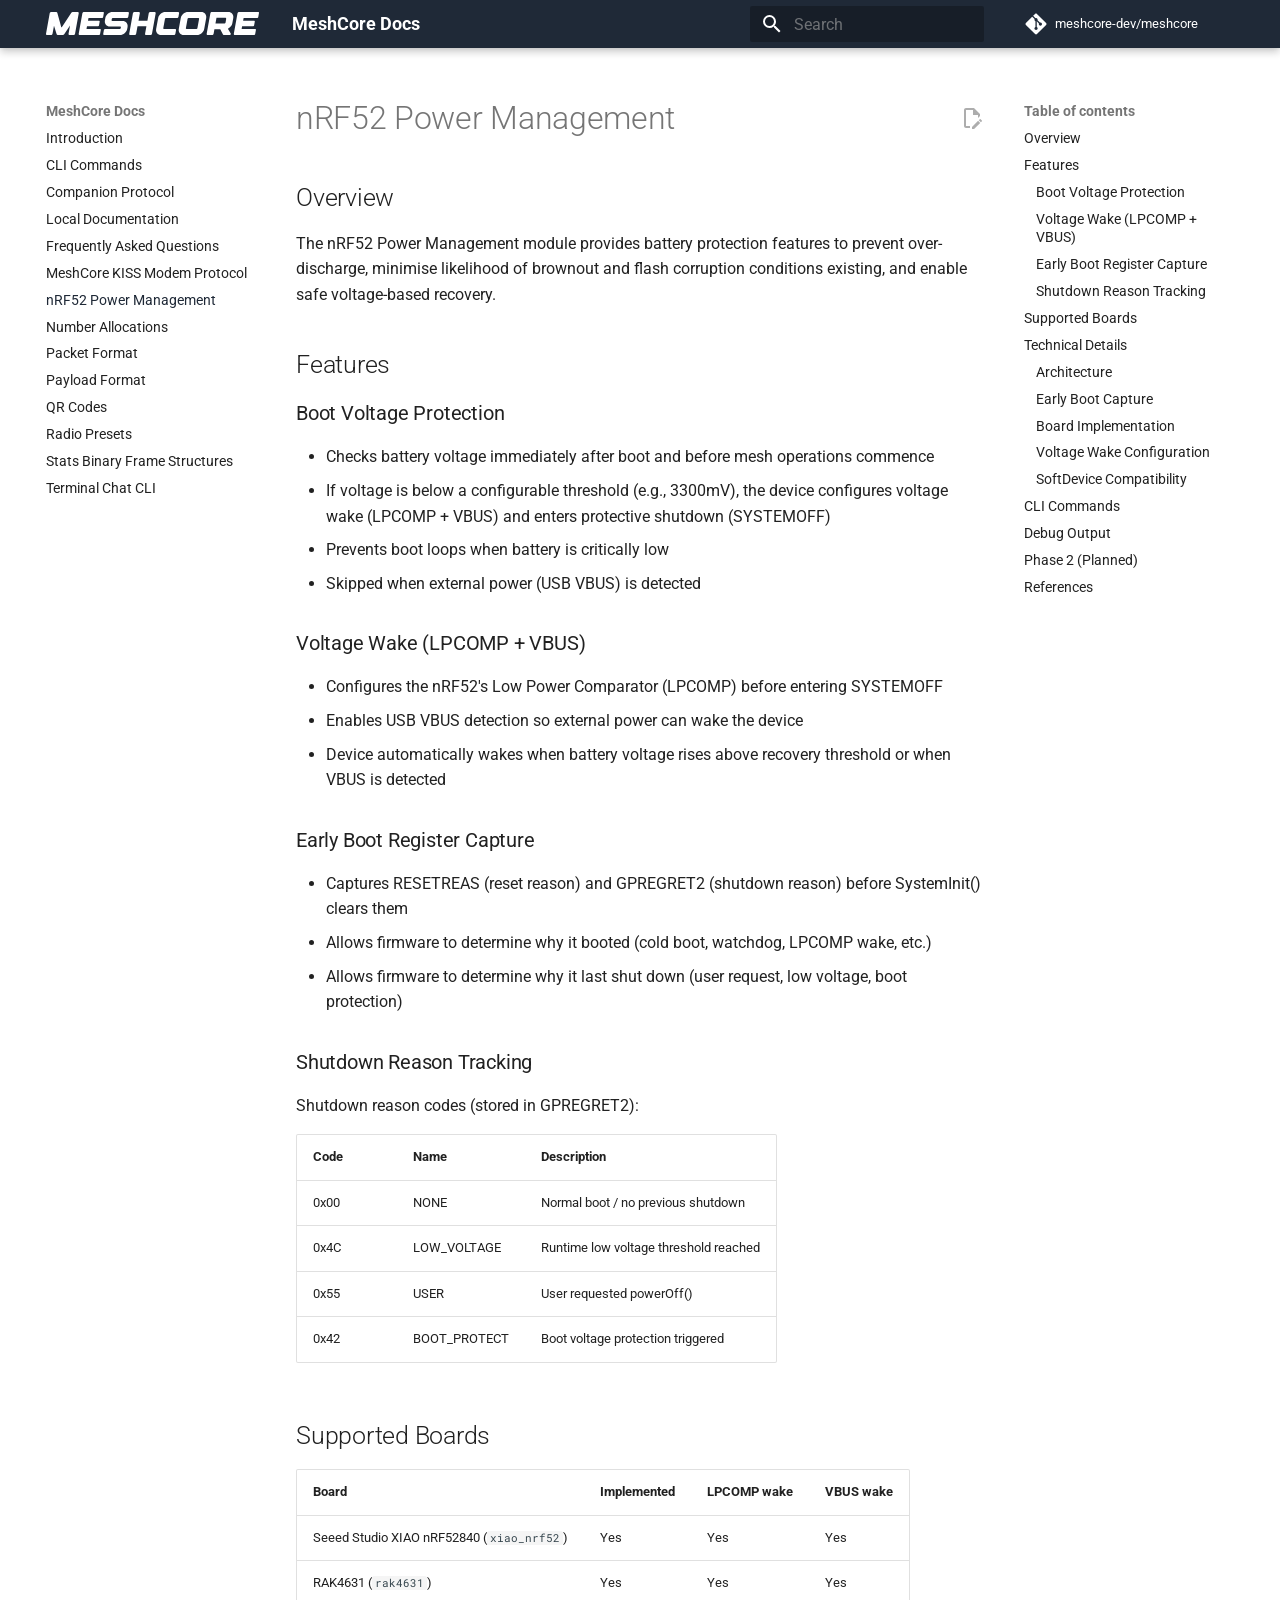
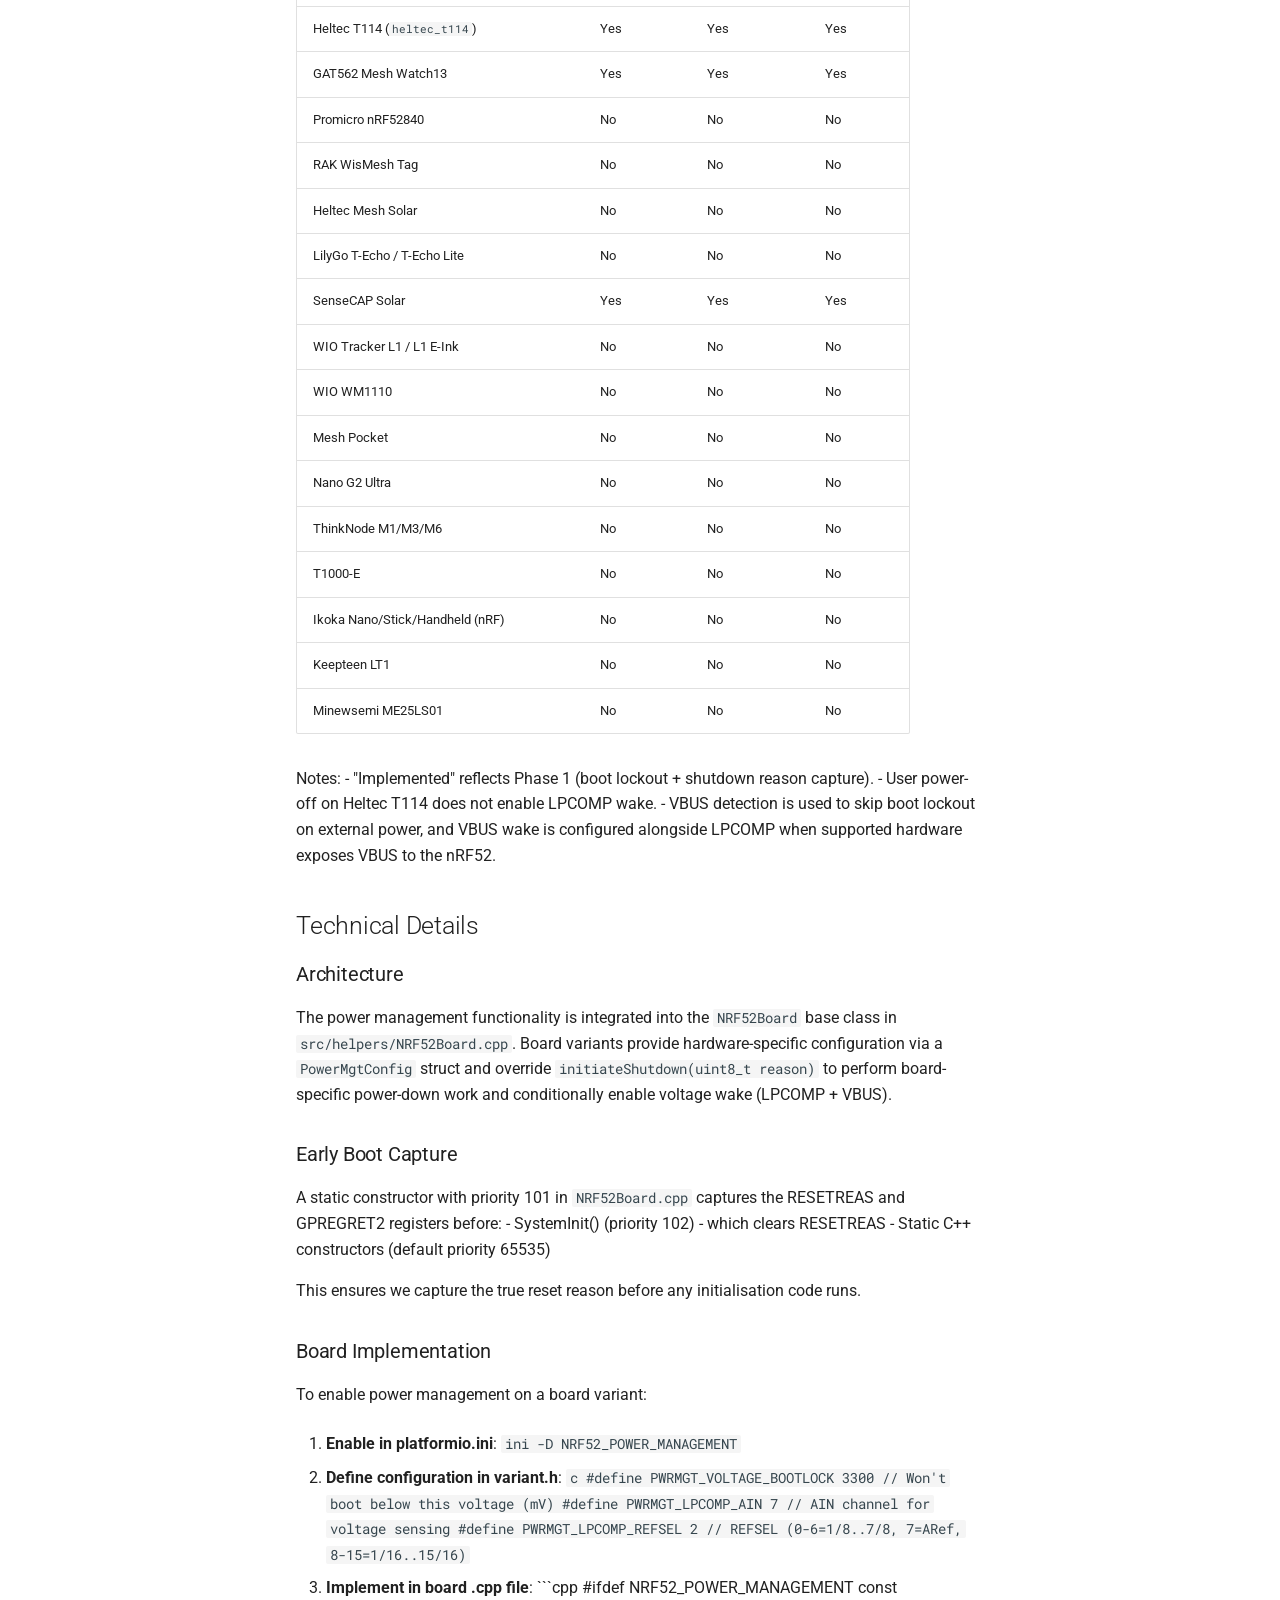
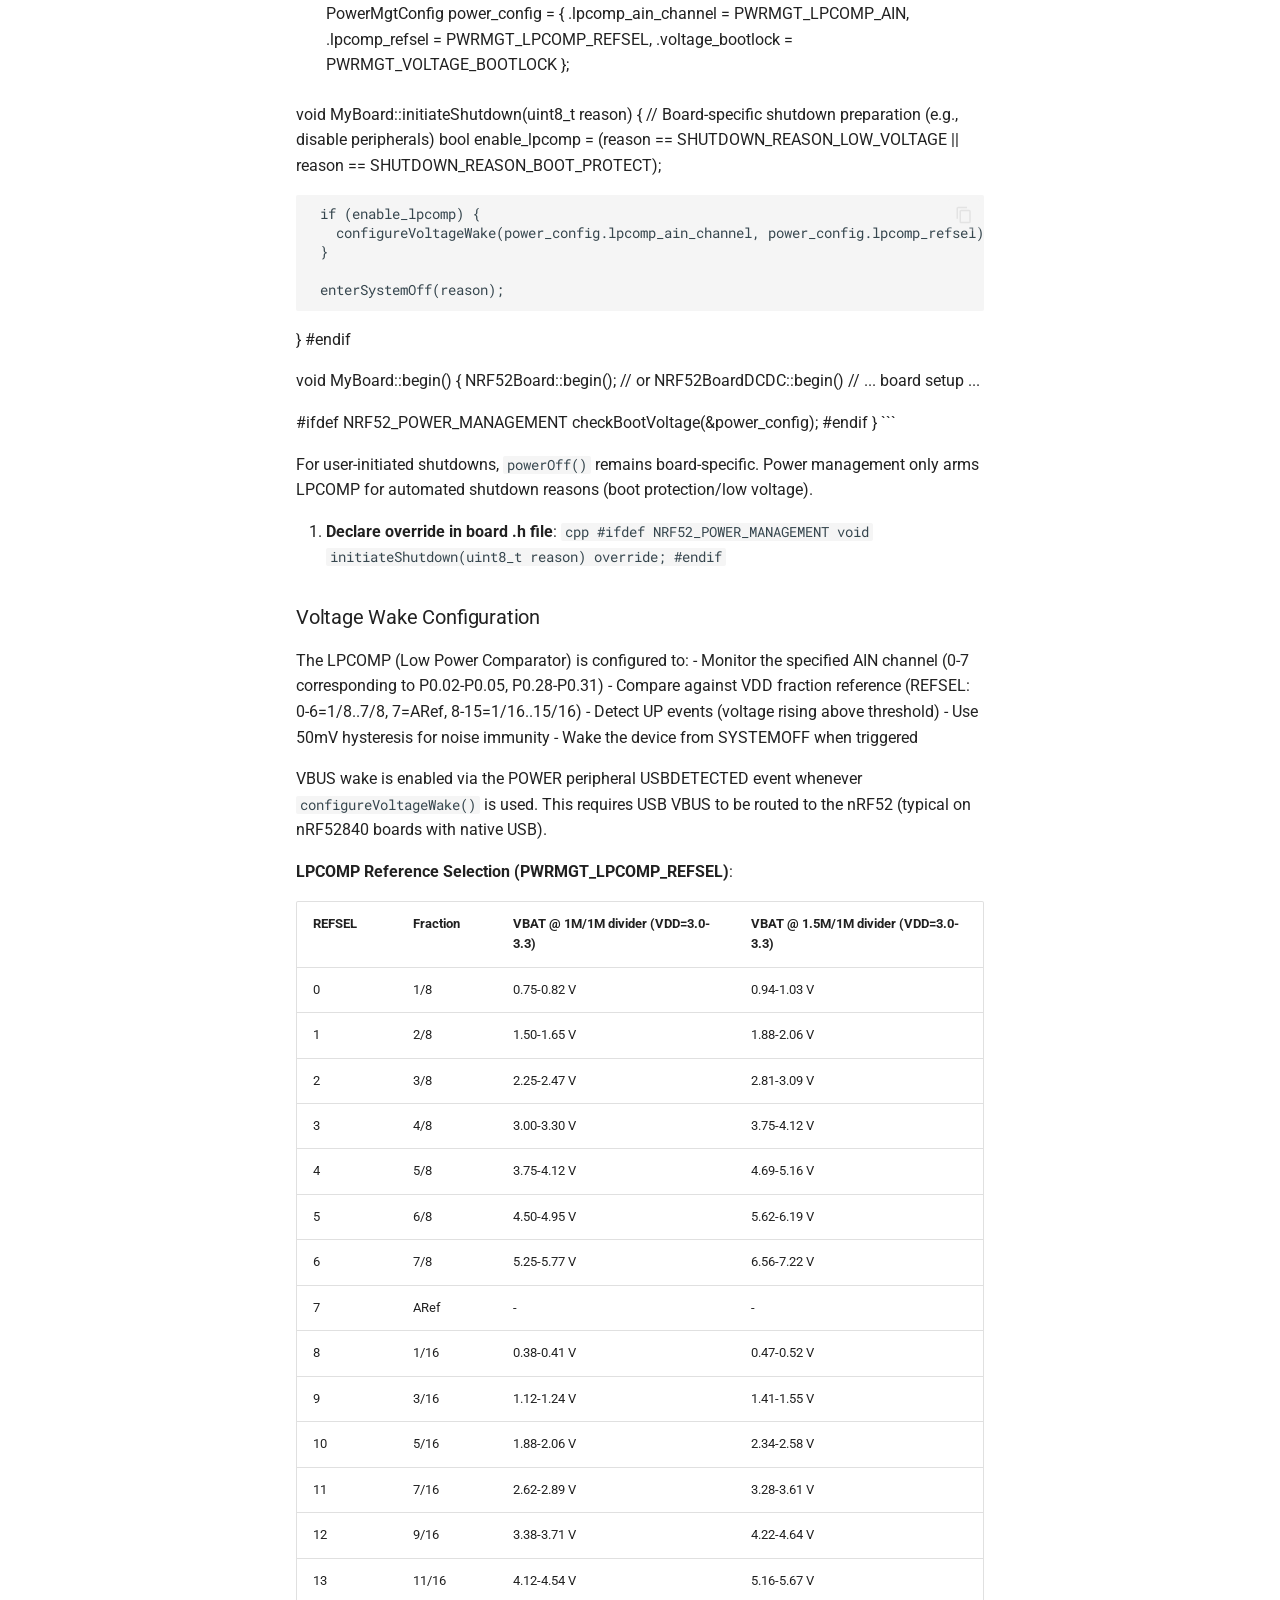
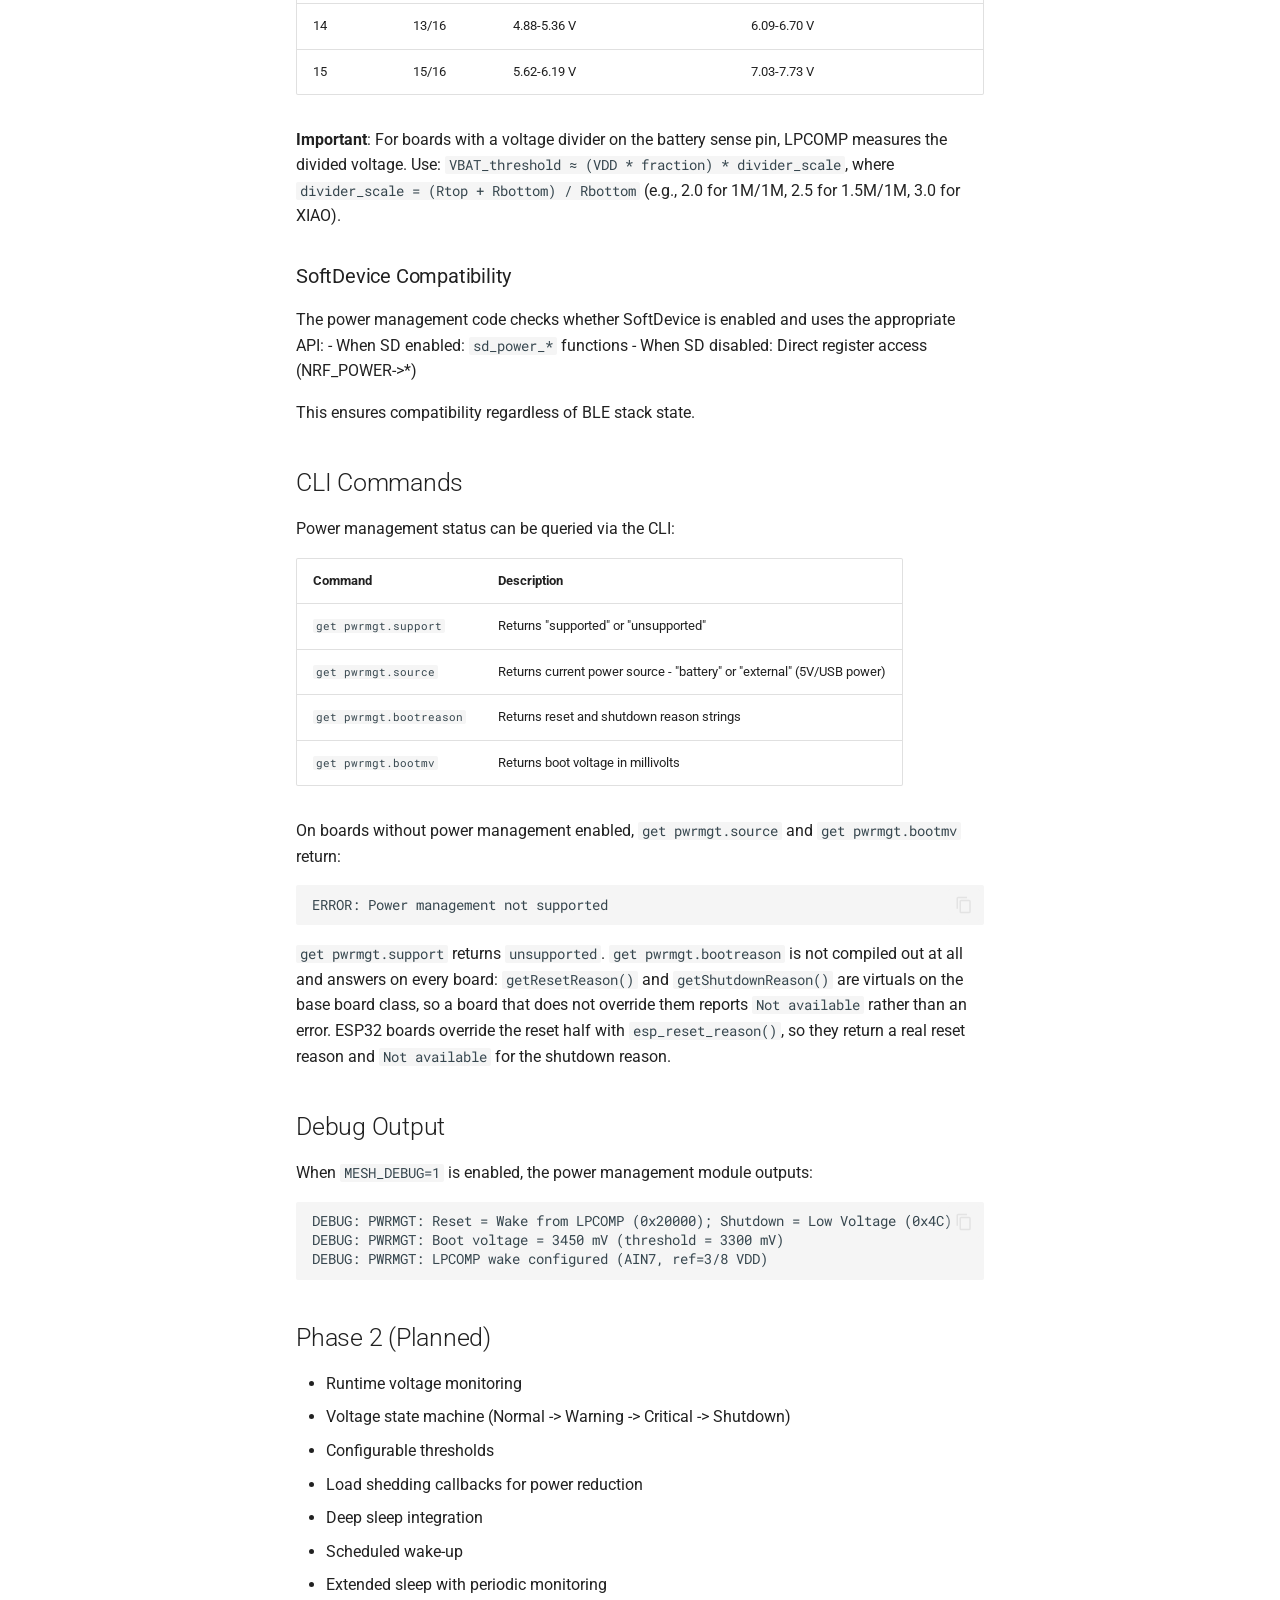
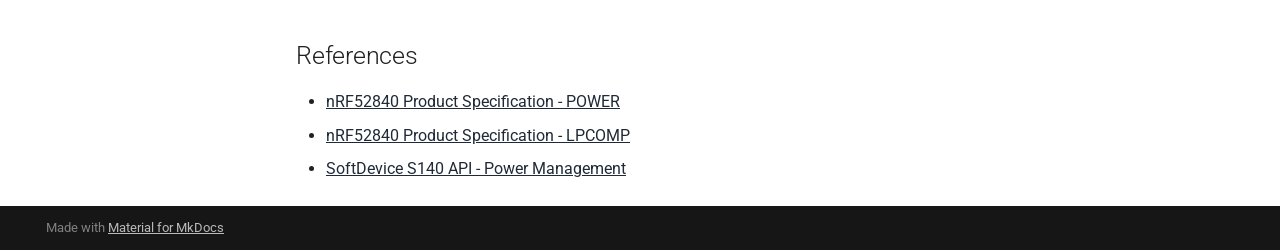
<file: nrf52_power_management/index.html>
<!doctype html>
<html lang="en" class="no-js">
  <head>
    
      <meta charset="utf-8">
      <meta name="viewport" content="width=device-width,initial-scale=1">
      
        <meta name="description" content="Documentation for the open source MeshCore firmware">
      
      
      
        <link rel="canonical" href="https://meshcore-dev.github.io/meshcore/nrf52_power_management/">
      
      
        <link rel="prev" href="../kiss_modem_protocol/">
      
      
        <link rel="next" href="../number_allocations/">
      
      
        
      
      
      <link rel="icon" href="../assets/images/favicon.png">
      <meta name="generator" content="mkdocs-1.6.1, mkdocs-material-9.7.7">
    
    
      
        <title>nRF52 Power Management - MeshCore Docs</title>
      
    
    
      <link rel="stylesheet" href="../assets/stylesheets/main.ec1eaa64.min.css">
      
      


    
    
      
    
    
      
        
        
        <link rel="preconnect" href="https://fonts.gstatic.com" crossorigin>
        <link rel="stylesheet" href="https://fonts.googleapis.com/css?family=Roboto:300,300i,400,400i,700,700i%7CRoboto+Mono:400,400i,700,700i&display=fallback">
        <style>:root{--md-text-font:"Roboto";--md-code-font:"Roboto Mono"}</style>
      
    
    
      <link rel="stylesheet" href="../_stylesheets/extra.css">
    
    <script>__md_scope=new URL("..",location),__md_hash=e=>[...e].reduce(((e,_)=>(e<<5)-e+_.charCodeAt(0)),0),__md_get=(e,_=localStorage,t=__md_scope)=>JSON.parse(_.getItem(t.pathname+"."+e)),__md_set=(e,_,t=localStorage,a=__md_scope)=>{try{t.setItem(a.pathname+"."+e,JSON.stringify(_))}catch(e){}}</script>
    
      

    
    
  </head>
  
  
    <body dir="ltr">
  
    
    <input class="md-toggle" data-md-toggle="drawer" type="checkbox" id="__drawer" autocomplete="off">
    <input class="md-toggle" data-md-toggle="search" type="checkbox" id="__search" autocomplete="off">
    <label class="md-overlay" for="__drawer"></label>
    <div data-md-component="skip">
      
        
        <a href="#nrf52-power-management" class="md-skip">
          Skip to content
        </a>
      
    </div>
    <div data-md-component="announce">
      
    </div>
    
    
      

  

<header class="md-header md-header--shadow" data-md-component="header">
  <nav class="md-header__inner md-grid" aria-label="Header">
    <a href=".." title="MeshCore Docs" class="md-header__button md-logo" aria-label="MeshCore Docs" data-md-component="logo">
      
  <img src="../_assets/meshcore.svg" alt="logo">

    </a>
    <label class="md-header__button md-icon" for="__drawer">
      
      <svg xmlns="http://www.w3.org/2000/svg" viewBox="0 0 24 24"><path d="M3 6h18v2H3zm0 5h18v2H3zm0 5h18v2H3z"/></svg>
    </label>
    <div class="md-header__title" data-md-component="header-title">
      <div class="md-header__ellipsis">
        <div class="md-header__topic">
          <span class="md-ellipsis">
            MeshCore Docs
          </span>
        </div>
        <div class="md-header__topic" data-md-component="header-topic">
          <span class="md-ellipsis">
            
              nRF52 Power Management
            
          </span>
        </div>
      </div>
    </div>
    
    
      <script>var palette=__md_get("__palette");if(palette&&palette.color){if("(prefers-color-scheme)"===palette.color.media){var media=matchMedia("(prefers-color-scheme: light)"),input=document.querySelector(media.matches?"[data-md-color-media='(prefers-color-scheme: light)']":"[data-md-color-media='(prefers-color-scheme: dark)']");palette.color.media=input.getAttribute("data-md-color-media"),palette.color.scheme=input.getAttribute("data-md-color-scheme"),palette.color.primary=input.getAttribute("data-md-color-primary"),palette.color.accent=input.getAttribute("data-md-color-accent")}for(var[key,value]of Object.entries(palette.color))document.body.setAttribute("data-md-color-"+key,value)}</script>
    
    
    
      
      
        <label class="md-header__button md-icon" for="__search">
          
          <svg xmlns="http://www.w3.org/2000/svg" viewBox="0 0 24 24"><path d="M9.5 3A6.5 6.5 0 0 1 16 9.5c0 1.61-.59 3.09-1.56 4.23l.27.27h.79l5 5-1.5 1.5-5-5v-.79l-.27-.27A6.52 6.52 0 0 1 9.5 16 6.5 6.5 0 0 1 3 9.5 6.5 6.5 0 0 1 9.5 3m0 2C7 5 5 7 5 9.5S7 14 9.5 14 14 12 14 9.5 12 5 9.5 5"/></svg>
        </label>
        <div class="md-search" data-md-component="search" role="dialog">
  <label class="md-search__overlay" for="__search"></label>
  <div class="md-search__inner" role="search">
    <form class="md-search__form" name="search">
      <input type="text" class="md-search__input" name="query" aria-label="Search" placeholder="Search" autocapitalize="off" autocorrect="off" autocomplete="off" spellcheck="false" data-md-component="search-query" required>
      <label class="md-search__icon md-icon" for="__search">
        
        <svg xmlns="http://www.w3.org/2000/svg" viewBox="0 0 24 24"><path d="M9.5 3A6.5 6.5 0 0 1 16 9.5c0 1.61-.59 3.09-1.56 4.23l.27.27h.79l5 5-1.5 1.5-5-5v-.79l-.27-.27A6.52 6.52 0 0 1 9.5 16 6.5 6.5 0 0 1 3 9.5 6.5 6.5 0 0 1 9.5 3m0 2C7 5 5 7 5 9.5S7 14 9.5 14 14 12 14 9.5 12 5 9.5 5"/></svg>
        
        <svg xmlns="http://www.w3.org/2000/svg" viewBox="0 0 24 24"><path d="M20 11v2H8l5.5 5.5-1.42 1.42L4.16 12l7.92-7.92L13.5 5.5 8 11z"/></svg>
      </label>
      <nav class="md-search__options" aria-label="Search">
        
        <button type="reset" class="md-search__icon md-icon" title="Clear" aria-label="Clear" tabindex="-1">
          
          <svg xmlns="http://www.w3.org/2000/svg" viewBox="0 0 24 24"><path d="M19 6.41 17.59 5 12 10.59 6.41 5 5 6.41 10.59 12 5 17.59 6.41 19 12 13.41 17.59 19 19 17.59 13.41 12z"/></svg>
        </button>
      </nav>
      
        <div class="md-search__suggest" data-md-component="search-suggest"></div>
      
    </form>
    <div class="md-search__output">
      <div class="md-search__scrollwrap" tabindex="0" data-md-scrollfix>
        <div class="md-search-result" data-md-component="search-result">
          <div class="md-search-result__meta">
            Initializing search
          </div>
          <ol class="md-search-result__list" role="presentation"></ol>
        </div>
      </div>
    </div>
  </div>
</div>
      
    
    
      <div class="md-header__source">
        <a href="https://github.com/meshcore-dev/meshcore/" title="Go to repository" class="md-source" data-md-component="source">
  <div class="md-source__icon md-icon">
    
    <svg xmlns="http://www.w3.org/2000/svg" viewBox="0 0 448 512"><!--! Font Awesome Free 7.1.0 by @fontawesome - https://fontawesome.com License - https://fontawesome.com/license/free (Icons: CC BY 4.0, Fonts: SIL OFL 1.1, Code: MIT License) Copyright 2025 Fonticons, Inc.--><path d="M439.6 236.1 244 40.5c-5.4-5.5-12.8-8.5-20.4-8.5s-15 3-20.4 8.4L162.5 81l51.5 51.5c27.1-9.1 52.7 16.8 43.4 43.7l49.7 49.7c34.2-11.8 61.2 31 35.5 56.7-26.5 26.5-70.2-2.9-56-37.3L240.3 199v121.9c25.3 12.5 22.3 41.8 9.1 55-6.4 6.4-15.2 10.1-24.3 10.1s-17.8-3.6-24.3-10.1c-17.6-17.6-11.1-46.9 11.2-56v-123c-20.8-8.5-24.6-30.7-18.6-45L142.6 101 8.5 235.1C3 240.6 0 247.9 0 255.5s3 15 8.5 20.4l195.6 195.7c5.4 5.4 12.7 8.4 20.4 8.4s15-3 20.4-8.4l194.7-194.7c5.4-5.4 8.4-12.8 8.4-20.4s-3-15-8.4-20.4"/></svg>
  </div>
  <div class="md-source__repository">
    meshcore-dev/meshcore
  </div>
</a>
      </div>
    
  </nav>
  
</header>
    
    <div class="md-container" data-md-component="container">
      
      
        
          
        
      
      <main class="md-main" data-md-component="main">
        <div class="md-main__inner md-grid">
          
            
              
              <div class="md-sidebar md-sidebar--primary" data-md-component="sidebar" data-md-type="navigation" >
                <div class="md-sidebar__scrollwrap">
                  <div class="md-sidebar__inner">
                    



<nav class="md-nav md-nav--primary" aria-label="Navigation" data-md-level="0">
  <label class="md-nav__title" for="__drawer">
    <a href=".." title="MeshCore Docs" class="md-nav__button md-logo" aria-label="MeshCore Docs" data-md-component="logo">
      
  <img src="../_assets/meshcore.svg" alt="logo">

    </a>
    MeshCore Docs
  </label>
  
    <div class="md-nav__source">
      <a href="https://github.com/meshcore-dev/meshcore/" title="Go to repository" class="md-source" data-md-component="source">
  <div class="md-source__icon md-icon">
    
    <svg xmlns="http://www.w3.org/2000/svg" viewBox="0 0 448 512"><!--! Font Awesome Free 7.1.0 by @fontawesome - https://fontawesome.com License - https://fontawesome.com/license/free (Icons: CC BY 4.0, Fonts: SIL OFL 1.1, Code: MIT License) Copyright 2025 Fonticons, Inc.--><path d="M439.6 236.1 244 40.5c-5.4-5.5-12.8-8.5-20.4-8.5s-15 3-20.4 8.4L162.5 81l51.5 51.5c27.1-9.1 52.7 16.8 43.4 43.7l49.7 49.7c34.2-11.8 61.2 31 35.5 56.7-26.5 26.5-70.2-2.9-56-37.3L240.3 199v121.9c25.3 12.5 22.3 41.8 9.1 55-6.4 6.4-15.2 10.1-24.3 10.1s-17.8-3.6-24.3-10.1c-17.6-17.6-11.1-46.9 11.2-56v-123c-20.8-8.5-24.6-30.7-18.6-45L142.6 101 8.5 235.1C3 240.6 0 247.9 0 255.5s3 15 8.5 20.4l195.6 195.7c5.4 5.4 12.7 8.4 20.4 8.4s15-3 20.4-8.4l194.7-194.7c5.4-5.4 8.4-12.8 8.4-20.4s-3-15-8.4-20.4"/></svg>
  </div>
  <div class="md-source__repository">
    meshcore-dev/meshcore
  </div>
</a>
    </div>
  
  <ul class="md-nav__list" data-md-scrollfix>
    
      
      
  
  
  
  
    <li class="md-nav__item">
      <a href=".." class="md-nav__link">
        
  
  
  <span class="md-ellipsis">
    
  
    Introduction
  

    
  </span>
  
  

      </a>
    </li>
  

    
      
      
  
  
  
  
    <li class="md-nav__item">
      <a href="../cli_commands/" class="md-nav__link">
        
  
  
  <span class="md-ellipsis">
    
  
    CLI Commands
  

    
  </span>
  
  

      </a>
    </li>
  

    
      
      
  
  
  
  
    <li class="md-nav__item">
      <a href="../companion_protocol/" class="md-nav__link">
        
  
  
  <span class="md-ellipsis">
    
  
    Companion Protocol
  

    
  </span>
  
  

      </a>
    </li>
  

    
      
      
  
  
  
  
    <li class="md-nav__item">
      <a href="../docs/" class="md-nav__link">
        
  
  
  <span class="md-ellipsis">
    
  
    Local Documentation
  

    
  </span>
  
  

      </a>
    </li>
  

    
      
      
  
  
  
  
    <li class="md-nav__item">
      <a href="../faq/" class="md-nav__link">
        
  
  
  <span class="md-ellipsis">
    
  
    Frequently Asked Questions
  

    
  </span>
  
  

      </a>
    </li>
  

    
      
      
  
  
  
  
    <li class="md-nav__item">
      <a href="../kiss_modem_protocol/" class="md-nav__link">
        
  
  
  <span class="md-ellipsis">
    
  
    MeshCore KISS Modem Protocol
  

    
  </span>
  
  

      </a>
    </li>
  

    
      
      
  
  
    
  
  
  
    <li class="md-nav__item md-nav__item--active">
      
      <input class="md-nav__toggle md-toggle" type="checkbox" id="__toc">
      
      
        
      
      
        <label class="md-nav__link md-nav__link--active" for="__toc">
          
  
  
  <span class="md-ellipsis">
    
  
    nRF52 Power Management
  

    
  </span>
  
  

          <span class="md-nav__icon md-icon"></span>
        </label>
      
      <a href="./" class="md-nav__link md-nav__link--active">
        
  
  
  <span class="md-ellipsis">
    
  
    nRF52 Power Management
  

    
  </span>
  
  

      </a>
      
        

<nav class="md-nav md-nav--secondary" aria-label="Table of contents">
  
  
  
    
  
  
    <label class="md-nav__title" for="__toc">
      <span class="md-nav__icon md-icon"></span>
      Table of contents
    </label>
    <ul class="md-nav__list" data-md-component="toc" data-md-scrollfix>
      
        <li class="md-nav__item">
  <a href="#overview" class="md-nav__link">
    <span class="md-ellipsis">
      
        Overview
      
    </span>
  </a>
  
</li>
      
        <li class="md-nav__item">
  <a href="#features" class="md-nav__link">
    <span class="md-ellipsis">
      
        Features
      
    </span>
  </a>
  
    <nav class="md-nav" aria-label="Features">
      <ul class="md-nav__list">
        
          <li class="md-nav__item">
  <a href="#boot-voltage-protection" class="md-nav__link">
    <span class="md-ellipsis">
      
        Boot Voltage Protection
      
    </span>
  </a>
  
</li>
        
          <li class="md-nav__item">
  <a href="#voltage-wake-lpcomp-vbus" class="md-nav__link">
    <span class="md-ellipsis">
      
        Voltage Wake (LPCOMP + VBUS)
      
    </span>
  </a>
  
</li>
        
          <li class="md-nav__item">
  <a href="#early-boot-register-capture" class="md-nav__link">
    <span class="md-ellipsis">
      
        Early Boot Register Capture
      
    </span>
  </a>
  
</li>
        
          <li class="md-nav__item">
  <a href="#shutdown-reason-tracking" class="md-nav__link">
    <span class="md-ellipsis">
      
        Shutdown Reason Tracking
      
    </span>
  </a>
  
</li>
        
      </ul>
    </nav>
  
</li>
      
        <li class="md-nav__item">
  <a href="#supported-boards" class="md-nav__link">
    <span class="md-ellipsis">
      
        Supported Boards
      
    </span>
  </a>
  
</li>
      
        <li class="md-nav__item">
  <a href="#technical-details" class="md-nav__link">
    <span class="md-ellipsis">
      
        Technical Details
      
    </span>
  </a>
  
    <nav class="md-nav" aria-label="Technical Details">
      <ul class="md-nav__list">
        
          <li class="md-nav__item">
  <a href="#architecture" class="md-nav__link">
    <span class="md-ellipsis">
      
        Architecture
      
    </span>
  </a>
  
</li>
        
          <li class="md-nav__item">
  <a href="#early-boot-capture" class="md-nav__link">
    <span class="md-ellipsis">
      
        Early Boot Capture
      
    </span>
  </a>
  
</li>
        
          <li class="md-nav__item">
  <a href="#board-implementation" class="md-nav__link">
    <span class="md-ellipsis">
      
        Board Implementation
      
    </span>
  </a>
  
</li>
        
          <li class="md-nav__item">
  <a href="#voltage-wake-configuration" class="md-nav__link">
    <span class="md-ellipsis">
      
        Voltage Wake Configuration
      
    </span>
  </a>
  
</li>
        
          <li class="md-nav__item">
  <a href="#softdevice-compatibility" class="md-nav__link">
    <span class="md-ellipsis">
      
        SoftDevice Compatibility
      
    </span>
  </a>
  
</li>
        
      </ul>
    </nav>
  
</li>
      
        <li class="md-nav__item">
  <a href="#cli-commands" class="md-nav__link">
    <span class="md-ellipsis">
      
        CLI Commands
      
    </span>
  </a>
  
</li>
      
        <li class="md-nav__item">
  <a href="#debug-output" class="md-nav__link">
    <span class="md-ellipsis">
      
        Debug Output
      
    </span>
  </a>
  
</li>
      
        <li class="md-nav__item">
  <a href="#phase-2-planned" class="md-nav__link">
    <span class="md-ellipsis">
      
        Phase 2 (Planned)
      
    </span>
  </a>
  
</li>
      
        <li class="md-nav__item">
  <a href="#references" class="md-nav__link">
    <span class="md-ellipsis">
      
        References
      
    </span>
  </a>
  
</li>
      
    </ul>
  
</nav>
      
    </li>
  

    
      
      
  
  
  
  
    <li class="md-nav__item">
      <a href="../number_allocations/" class="md-nav__link">
        
  
  
  <span class="md-ellipsis">
    
  
    Number Allocations
  

    
  </span>
  
  

      </a>
    </li>
  

    
      
      
  
  
  
  
    <li class="md-nav__item">
      <a href="../packet_format/" class="md-nav__link">
        
  
  
  <span class="md-ellipsis">
    
  
    Packet Format
  

    
  </span>
  
  

      </a>
    </li>
  

    
      
      
  
  
  
  
    <li class="md-nav__item">
      <a href="../payloads/" class="md-nav__link">
        
  
  
  <span class="md-ellipsis">
    
  
    Payload Format
  

    
  </span>
  
  

      </a>
    </li>
  

    
      
      
  
  
  
  
    <li class="md-nav__item">
      <a href="../qr_codes/" class="md-nav__link">
        
  
  
  <span class="md-ellipsis">
    
  
    QR Codes
  

    
  </span>
  
  

      </a>
    </li>
  

    
      
      
  
  
  
  
    <li class="md-nav__item">
      <a href="../radio_presets/" class="md-nav__link">
        
  
  
  <span class="md-ellipsis">
    
  
    Radio Presets
  

    
  </span>
  
  

      </a>
    </li>
  

    
      
      
  
  
  
  
    <li class="md-nav__item">
      <a href="../stats_binary_frames/" class="md-nav__link">
        
  
  
  <span class="md-ellipsis">
    
  
    Stats Binary Frame Structures
  

    
  </span>
  
  

      </a>
    </li>
  

    
      
      
  
  
  
  
    <li class="md-nav__item">
      <a href="../terminal_chat_cli/" class="md-nav__link">
        
  
  
  <span class="md-ellipsis">
    
  
    Terminal Chat CLI
  

    
  </span>
  
  

      </a>
    </li>
  

    
  </ul>
</nav>
                  </div>
                </div>
              </div>
            
            
              
              <div class="md-sidebar md-sidebar--secondary" data-md-component="sidebar" data-md-type="toc" >
                <div class="md-sidebar__scrollwrap">
                  <div class="md-sidebar__inner">
                    

<nav class="md-nav md-nav--secondary" aria-label="Table of contents">
  
  
  
    
  
  
    <label class="md-nav__title" for="__toc">
      <span class="md-nav__icon md-icon"></span>
      Table of contents
    </label>
    <ul class="md-nav__list" data-md-component="toc" data-md-scrollfix>
      
        <li class="md-nav__item">
  <a href="#overview" class="md-nav__link">
    <span class="md-ellipsis">
      
        Overview
      
    </span>
  </a>
  
</li>
      
        <li class="md-nav__item">
  <a href="#features" class="md-nav__link">
    <span class="md-ellipsis">
      
        Features
      
    </span>
  </a>
  
    <nav class="md-nav" aria-label="Features">
      <ul class="md-nav__list">
        
          <li class="md-nav__item">
  <a href="#boot-voltage-protection" class="md-nav__link">
    <span class="md-ellipsis">
      
        Boot Voltage Protection
      
    </span>
  </a>
  
</li>
        
          <li class="md-nav__item">
  <a href="#voltage-wake-lpcomp-vbus" class="md-nav__link">
    <span class="md-ellipsis">
      
        Voltage Wake (LPCOMP + VBUS)
      
    </span>
  </a>
  
</li>
        
          <li class="md-nav__item">
  <a href="#early-boot-register-capture" class="md-nav__link">
    <span class="md-ellipsis">
      
        Early Boot Register Capture
      
    </span>
  </a>
  
</li>
        
          <li class="md-nav__item">
  <a href="#shutdown-reason-tracking" class="md-nav__link">
    <span class="md-ellipsis">
      
        Shutdown Reason Tracking
      
    </span>
  </a>
  
</li>
        
      </ul>
    </nav>
  
</li>
      
        <li class="md-nav__item">
  <a href="#supported-boards" class="md-nav__link">
    <span class="md-ellipsis">
      
        Supported Boards
      
    </span>
  </a>
  
</li>
      
        <li class="md-nav__item">
  <a href="#technical-details" class="md-nav__link">
    <span class="md-ellipsis">
      
        Technical Details
      
    </span>
  </a>
  
    <nav class="md-nav" aria-label="Technical Details">
      <ul class="md-nav__list">
        
          <li class="md-nav__item">
  <a href="#architecture" class="md-nav__link">
    <span class="md-ellipsis">
      
        Architecture
      
    </span>
  </a>
  
</li>
        
          <li class="md-nav__item">
  <a href="#early-boot-capture" class="md-nav__link">
    <span class="md-ellipsis">
      
        Early Boot Capture
      
    </span>
  </a>
  
</li>
        
          <li class="md-nav__item">
  <a href="#board-implementation" class="md-nav__link">
    <span class="md-ellipsis">
      
        Board Implementation
      
    </span>
  </a>
  
</li>
        
          <li class="md-nav__item">
  <a href="#voltage-wake-configuration" class="md-nav__link">
    <span class="md-ellipsis">
      
        Voltage Wake Configuration
      
    </span>
  </a>
  
</li>
        
          <li class="md-nav__item">
  <a href="#softdevice-compatibility" class="md-nav__link">
    <span class="md-ellipsis">
      
        SoftDevice Compatibility
      
    </span>
  </a>
  
</li>
        
      </ul>
    </nav>
  
</li>
      
        <li class="md-nav__item">
  <a href="#cli-commands" class="md-nav__link">
    <span class="md-ellipsis">
      
        CLI Commands
      
    </span>
  </a>
  
</li>
      
        <li class="md-nav__item">
  <a href="#debug-output" class="md-nav__link">
    <span class="md-ellipsis">
      
        Debug Output
      
    </span>
  </a>
  
</li>
      
        <li class="md-nav__item">
  <a href="#phase-2-planned" class="md-nav__link">
    <span class="md-ellipsis">
      
        Phase 2 (Planned)
      
    </span>
  </a>
  
</li>
      
        <li class="md-nav__item">
  <a href="#references" class="md-nav__link">
    <span class="md-ellipsis">
      
        References
      
    </span>
  </a>
  
</li>
      
    </ul>
  
</nav>
                  </div>
                </div>
              </div>
            
          
          
            <div class="md-content" data-md-component="content">
              
              <article class="md-content__inner md-typeset">
                
                  


  
    <a href="https://github.com/meshcore-dev/meshcore/edit/main/docs/nrf52_power_management.md" title="Edit this page" class="md-content__button md-icon" rel="edit">
      
      <svg xmlns="http://www.w3.org/2000/svg" viewBox="0 0 24 24"><path d="M10 20H6V4h7v5h5v3.1l2-2V8l-6-6H6c-1.1 0-2 .9-2 2v16c0 1.1.9 2 2 2h4zm10.2-7c.1 0 .3.1.4.2l1.3 1.3c.2.2.2.6 0 .8l-1 1-2.1-2.1 1-1c.1-.1.2-.2.4-.2m0 3.9L14.1 23H12v-2.1l6.1-6.1z"/></svg>
    </a>
  
  


<h1 id="nrf52-power-management">nRF52 Power Management</h1>
<h2 id="overview">Overview</h2>
<p>The nRF52 Power Management module provides battery protection features to prevent over-discharge, minimise likelihood of brownout and flash corruption conditions existing, and enable safe voltage-based recovery.</p>
<h2 id="features">Features</h2>
<h3 id="boot-voltage-protection">Boot Voltage Protection</h3>
<ul>
<li>Checks battery voltage immediately after boot and before mesh operations commence</li>
<li>If voltage is below a configurable threshold (e.g., 3300mV), the device configures voltage wake (LPCOMP + VBUS) and enters protective shutdown (SYSTEMOFF)</li>
<li>Prevents boot loops when battery is critically low</li>
<li>Skipped when external power (USB VBUS) is detected</li>
</ul>
<h3 id="voltage-wake-lpcomp-vbus">Voltage Wake (LPCOMP + VBUS)</h3>
<ul>
<li>Configures the nRF52's Low Power Comparator (LPCOMP) before entering SYSTEMOFF</li>
<li>Enables USB VBUS detection so external power can wake the device</li>
<li>Device automatically wakes when battery voltage rises above recovery threshold or when VBUS is detected</li>
</ul>
<h3 id="early-boot-register-capture">Early Boot Register Capture</h3>
<ul>
<li>Captures RESETREAS (reset reason) and GPREGRET2 (shutdown reason) before SystemInit() clears them</li>
<li>Allows firmware to determine why it booted (cold boot, watchdog, LPCOMP wake, etc.)</li>
<li>Allows firmware to determine why it last shut down (user request, low voltage, boot protection)</li>
</ul>
<h3 id="shutdown-reason-tracking">Shutdown Reason Tracking</h3>
<p>Shutdown reason codes (stored in GPREGRET2):</p>
<table>
<thead>
<tr>
<th>Code</th>
<th>Name</th>
<th>Description</th>
</tr>
</thead>
<tbody>
<tr>
<td>0x00</td>
<td>NONE</td>
<td>Normal boot / no previous shutdown</td>
</tr>
<tr>
<td>0x4C</td>
<td>LOW_VOLTAGE</td>
<td>Runtime low voltage threshold reached</td>
</tr>
<tr>
<td>0x55</td>
<td>USER</td>
<td>User requested powerOff()</td>
</tr>
<tr>
<td>0x42</td>
<td>BOOT_PROTECT</td>
<td>Boot voltage protection triggered</td>
</tr>
</tbody>
</table>
<h2 id="supported-boards">Supported Boards</h2>
<table>
<thead>
<tr>
<th>Board</th>
<th>Implemented</th>
<th>LPCOMP wake</th>
<th>VBUS wake</th>
</tr>
</thead>
<tbody>
<tr>
<td>Seeed Studio XIAO nRF52840 (<code>xiao_nrf52</code>)</td>
<td>Yes</td>
<td>Yes</td>
<td>Yes</td>
</tr>
<tr>
<td>RAK4631 (<code>rak4631</code>)</td>
<td>Yes</td>
<td>Yes</td>
<td>Yes</td>
</tr>
<tr>
<td>Heltec T114 (<code>heltec_t114</code>)</td>
<td>Yes</td>
<td>Yes</td>
<td>Yes</td>
</tr>
<tr>
<td>GAT562 Mesh Watch13</td>
<td>Yes</td>
<td>Yes</td>
<td>Yes</td>
</tr>
<tr>
<td>Promicro nRF52840</td>
<td>No</td>
<td>No</td>
<td>No</td>
</tr>
<tr>
<td>RAK WisMesh Tag</td>
<td>No</td>
<td>No</td>
<td>No</td>
</tr>
<tr>
<td>Heltec Mesh Solar</td>
<td>No</td>
<td>No</td>
<td>No</td>
</tr>
<tr>
<td>LilyGo T-Echo / T-Echo Lite</td>
<td>No</td>
<td>No</td>
<td>No</td>
</tr>
<tr>
<td>SenseCAP Solar</td>
<td>Yes</td>
<td>Yes</td>
<td>Yes</td>
</tr>
<tr>
<td>WIO Tracker L1 / L1 E-Ink</td>
<td>No</td>
<td>No</td>
<td>No</td>
</tr>
<tr>
<td>WIO WM1110</td>
<td>No</td>
<td>No</td>
<td>No</td>
</tr>
<tr>
<td>Mesh Pocket</td>
<td>No</td>
<td>No</td>
<td>No</td>
</tr>
<tr>
<td>Nano G2 Ultra</td>
<td>No</td>
<td>No</td>
<td>No</td>
</tr>
<tr>
<td>ThinkNode M1/M3/M6</td>
<td>No</td>
<td>No</td>
<td>No</td>
</tr>
<tr>
<td>T1000-E</td>
<td>No</td>
<td>No</td>
<td>No</td>
</tr>
<tr>
<td>Ikoka Nano/Stick/Handheld (nRF)</td>
<td>No</td>
<td>No</td>
<td>No</td>
</tr>
<tr>
<td>Keepteen LT1</td>
<td>No</td>
<td>No</td>
<td>No</td>
</tr>
<tr>
<td>Minewsemi ME25LS01</td>
<td>No</td>
<td>No</td>
<td>No</td>
</tr>
</tbody>
</table>
<p>Notes:
- "Implemented" reflects Phase 1 (boot lockout + shutdown reason capture).
- User power-off on Heltec T114 does not enable LPCOMP wake.
- VBUS detection is used to skip boot lockout on external power, and VBUS wake is configured alongside LPCOMP when supported hardware exposes VBUS to the nRF52.</p>
<h2 id="technical-details">Technical Details</h2>
<h3 id="architecture">Architecture</h3>
<p>The power management functionality is integrated into the <code>NRF52Board</code> base class in <code>src/helpers/NRF52Board.cpp</code>. Board variants provide hardware-specific configuration via a <code>PowerMgtConfig</code> struct and override <code>initiateShutdown(uint8_t reason)</code> to perform board-specific power-down work and conditionally enable voltage wake (LPCOMP + VBUS).</p>
<h3 id="early-boot-capture">Early Boot Capture</h3>
<p>A static constructor with priority 101 in <code>NRF52Board.cpp</code> captures the RESETREAS and GPREGRET2 registers before:
- SystemInit() (priority 102) - which clears RESETREAS
- Static C++ constructors (default priority 65535)</p>
<p>This ensures we capture the true reset reason before any initialisation code runs.</p>
<h3 id="board-implementation">Board Implementation</h3>
<p>To enable power management on a board variant:</p>
<ol>
<li>
<p><strong>Enable in platformio.ini</strong>:
   <code>ini
   -D NRF52_POWER_MANAGEMENT</code></p>
</li>
<li>
<p><strong>Define configuration in variant.h</strong>:
   <code>c
   #define PWRMGT_VOLTAGE_BOOTLOCK    3300   // Won't boot below this voltage (mV)
   #define PWRMGT_LPCOMP_AIN          7      // AIN channel for voltage sensing
   #define PWRMGT_LPCOMP_REFSEL       2      // REFSEL (0-6=1/8..7/8, 7=ARef, 8-15=1/16..15/16)</code></p>
</li>
<li>
<p><strong>Implement in board .cpp file</strong>:
   ```cpp
   #ifdef NRF52_POWER_MANAGEMENT
   const PowerMgtConfig power_config = {
     .lpcomp_ain_channel = PWRMGT_LPCOMP_AIN,
     .lpcomp_refsel = PWRMGT_LPCOMP_REFSEL,
     .voltage_bootlock = PWRMGT_VOLTAGE_BOOTLOCK
   };</p>
</li>
</ol>
<p>void MyBoard::initiateShutdown(uint8_t reason) {
     // Board-specific shutdown preparation (e.g., disable peripherals)
     bool enable_lpcomp = (reason == SHUTDOWN_REASON_LOW_VOLTAGE ||
                           reason == SHUTDOWN_REASON_BOOT_PROTECT);</p>
<pre><code> if (enable_lpcomp) {
   configureVoltageWake(power_config.lpcomp_ain_channel, power_config.lpcomp_refsel);
 }

 enterSystemOff(reason);
</code></pre>
<p>}
   #endif</p>
<p>void MyBoard::begin() {
     NRF52Board::begin();  // or NRF52BoardDCDC::begin()
     // ... board setup ...</p>
<p>#ifdef NRF52_POWER_MANAGEMENT
     checkBootVoltage(&amp;power_config);
   #endif
   }
   ```</p>
<p>For user-initiated shutdowns, <code>powerOff()</code> remains board-specific. Power management only arms LPCOMP for automated shutdown reasons (boot protection/low voltage).</p>
<ol>
<li><strong>Declare override in board .h file</strong>:
   <code>cpp
   #ifdef NRF52_POWER_MANAGEMENT
     void initiateShutdown(uint8_t reason) override;
   #endif</code></li>
</ol>
<h3 id="voltage-wake-configuration">Voltage Wake Configuration</h3>
<p>The LPCOMP (Low Power Comparator) is configured to:
- Monitor the specified AIN channel (0-7 corresponding to P0.02-P0.05, P0.28-P0.31)
- Compare against VDD fraction reference (REFSEL: 0-6=1/8..7/8, 7=ARef, 8-15=1/16..15/16)
- Detect UP events (voltage rising above threshold)
- Use 50mV hysteresis for noise immunity
- Wake the device from SYSTEMOFF when triggered</p>
<p>VBUS wake is enabled via the POWER peripheral USBDETECTED event whenever <code>configureVoltageWake()</code> is used. This requires USB VBUS to be routed to the nRF52 (typical on nRF52840 boards with native USB).</p>
<p><strong>LPCOMP Reference Selection (PWRMGT_LPCOMP_REFSEL)</strong>:</p>
<table>
<thead>
<tr>
<th>REFSEL</th>
<th>Fraction</th>
<th>VBAT @ 1M/1M divider (VDD=3.0-3.3)</th>
<th>VBAT @ 1.5M/1M divider (VDD=3.0-3.3)</th>
</tr>
</thead>
<tbody>
<tr>
<td>0</td>
<td>1/8</td>
<td>0.75-0.82 V</td>
<td>0.94-1.03 V</td>
</tr>
<tr>
<td>1</td>
<td>2/8</td>
<td>1.50-1.65 V</td>
<td>1.88-2.06 V</td>
</tr>
<tr>
<td>2</td>
<td>3/8</td>
<td>2.25-2.47 V</td>
<td>2.81-3.09 V</td>
</tr>
<tr>
<td>3</td>
<td>4/8</td>
<td>3.00-3.30 V</td>
<td>3.75-4.12 V</td>
</tr>
<tr>
<td>4</td>
<td>5/8</td>
<td>3.75-4.12 V</td>
<td>4.69-5.16 V</td>
</tr>
<tr>
<td>5</td>
<td>6/8</td>
<td>4.50-4.95 V</td>
<td>5.62-6.19 V</td>
</tr>
<tr>
<td>6</td>
<td>7/8</td>
<td>5.25-5.77 V</td>
<td>6.56-7.22 V</td>
</tr>
<tr>
<td>7</td>
<td>ARef</td>
<td>-</td>
<td>-</td>
</tr>
<tr>
<td>8</td>
<td>1/16</td>
<td>0.38-0.41 V</td>
<td>0.47-0.52 V</td>
</tr>
<tr>
<td>9</td>
<td>3/16</td>
<td>1.12-1.24 V</td>
<td>1.41-1.55 V</td>
</tr>
<tr>
<td>10</td>
<td>5/16</td>
<td>1.88-2.06 V</td>
<td>2.34-2.58 V</td>
</tr>
<tr>
<td>11</td>
<td>7/16</td>
<td>2.62-2.89 V</td>
<td>3.28-3.61 V</td>
</tr>
<tr>
<td>12</td>
<td>9/16</td>
<td>3.38-3.71 V</td>
<td>4.22-4.64 V</td>
</tr>
<tr>
<td>13</td>
<td>11/16</td>
<td>4.12-4.54 V</td>
<td>5.16-5.67 V</td>
</tr>
<tr>
<td>14</td>
<td>13/16</td>
<td>4.88-5.36 V</td>
<td>6.09-6.70 V</td>
</tr>
<tr>
<td>15</td>
<td>15/16</td>
<td>5.62-6.19 V</td>
<td>7.03-7.73 V</td>
</tr>
</tbody>
</table>
<p><strong>Important</strong>: For boards with a voltage divider on the battery sense pin, LPCOMP measures the divided voltage. Use:
<code>VBAT_threshold ≈ (VDD * fraction) * divider_scale</code>, where <code>divider_scale = (Rtop + Rbottom) / Rbottom</code> (e.g., 2.0 for 1M/1M, 2.5 for 1.5M/1M, 3.0 for XIAO).</p>
<h3 id="softdevice-compatibility">SoftDevice Compatibility</h3>
<p>The power management code checks whether SoftDevice is enabled and uses the appropriate API:
- When SD enabled: <code>sd_power_*</code> functions
- When SD disabled: Direct register access (NRF_POWER-&gt;*)</p>
<p>This ensures compatibility regardless of BLE stack state.</p>
<h2 id="cli-commands">CLI Commands</h2>
<p>Power management status can be queried via the CLI:</p>
<table>
<thead>
<tr>
<th>Command</th>
<th>Description</th>
</tr>
</thead>
<tbody>
<tr>
<td><code>get pwrmgt.support</code></td>
<td>Returns "supported" or "unsupported"</td>
</tr>
<tr>
<td><code>get pwrmgt.source</code></td>
<td>Returns current power source - "battery" or "external" (5V/USB power)</td>
</tr>
<tr>
<td><code>get pwrmgt.bootreason</code></td>
<td>Returns reset and shutdown reason strings</td>
</tr>
<tr>
<td><code>get pwrmgt.bootmv</code></td>
<td>Returns boot voltage in millivolts</td>
</tr>
</tbody>
</table>
<p>On boards without power management enabled, <code>get pwrmgt.source</code> and
<code>get pwrmgt.bootmv</code> return:</p>
<pre><code>ERROR: Power management not supported
</code></pre>
<p><code>get pwrmgt.support</code> returns <code>unsupported</code>. <code>get pwrmgt.bootreason</code> is not
compiled out at all and answers on every board: <code>getResetReason()</code> and
<code>getShutdownReason()</code> are virtuals on the base board class, so a board that
does not override them reports <code>Not available</code> rather than an error. ESP32
boards override the reset half with <code>esp_reset_reason()</code>, so they return a real
reset reason and <code>Not available</code> for the shutdown reason.</p>
<h2 id="debug-output">Debug Output</h2>
<p>When <code>MESH_DEBUG=1</code> is enabled, the power management module outputs:</p>
<pre><code>DEBUG: PWRMGT: Reset = Wake from LPCOMP (0x20000); Shutdown = Low Voltage (0x4C)
DEBUG: PWRMGT: Boot voltage = 3450 mV (threshold = 3300 mV)
DEBUG: PWRMGT: LPCOMP wake configured (AIN7, ref=3/8 VDD)
</code></pre>
<h2 id="phase-2-planned">Phase 2 (Planned)</h2>
<ul>
<li>Runtime voltage monitoring</li>
<li>Voltage state machine (Normal -&gt; Warning -&gt; Critical -&gt; Shutdown)</li>
<li>Configurable thresholds</li>
<li>Load shedding callbacks for power reduction</li>
<li>Deep sleep integration</li>
<li>Scheduled wake-up</li>
<li>Extended sleep with periodic monitoring</li>
</ul>
<h2 id="references">References</h2>
<ul>
<li><a href="https://infocenter.nordicsemi.com/topic/ps_nrf52840/power.html">nRF52840 Product Specification - POWER</a></li>
<li><a href="https://infocenter.nordicsemi.com/topic/ps_nrf52840/lpcomp.html">nRF52840 Product Specification - LPCOMP</a></li>
<li><a href="https://infocenter.nordicsemi.com/topic/sdk_nrf5_v17.1.0/group__nrf__sdm__api.html">SoftDevice S140 API - Power Management</a></li>
</ul>












                
              </article>
            </div>
          
          
<script>var target=document.getElementById(location.hash.slice(1));target&&target.name&&(target.checked=target.name.startsWith("__tabbed_"))</script>
        </div>
        
      </main>
      
        <footer class="md-footer">
  
  <div class="md-footer-meta md-typeset">
    <div class="md-footer-meta__inner md-grid">
      <div class="md-copyright">
  
  
    Made with
    <a href="https://squidfunk.github.io/mkdocs-material/" target="_blank" rel="noopener">
      Material for MkDocs
    </a>
  
</div>
      
    </div>
  </div>
</footer>
      
    </div>
    <div class="md-dialog" data-md-component="dialog">
      <div class="md-dialog__inner md-typeset"></div>
    </div>
    
    
    
      
      
      <script id="__config" type="application/json">{"annotate": null, "base": "..", "features": ["content.action.edit", "content.code.copy", "search.highlight", "search.suggest"], "search": "../assets/javascripts/workers/search.2c215733.min.js", "tags": null, "translations": {"clipboard.copied": "Copied to clipboard", "clipboard.copy": "Copy to clipboard", "search.result.more.one": "1 more on this page", "search.result.more.other": "# more on this page", "search.result.none": "No matching documents", "search.result.one": "1 matching document", "search.result.other": "# matching documents", "search.result.placeholder": "Type to start searching", "search.result.term.missing": "Missing", "select.version": "Select version"}, "version": null}</script>
    
    
      <script src="../assets/javascripts/bundle.d7400e89.min.js"></script>
      
    
  </body>
</html>
</file>
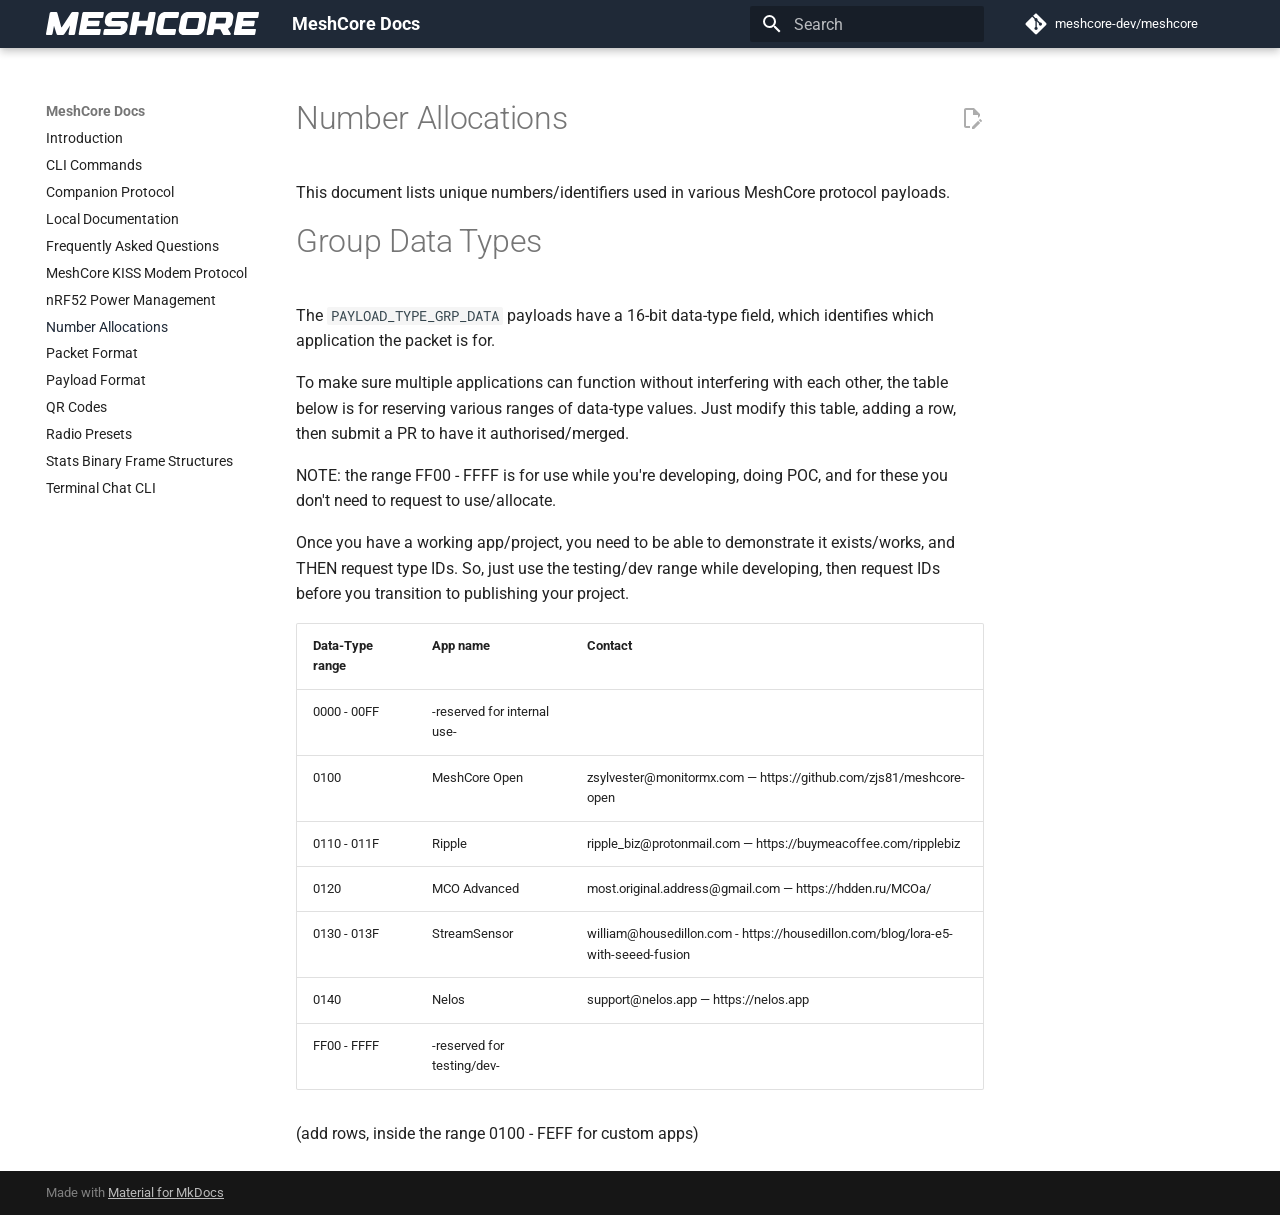
<file: number_allocations/index.html>
<!doctype html>
<html lang="en" class="no-js">
  <head>
    
      <meta charset="utf-8">
      <meta name="viewport" content="width=device-width,initial-scale=1">
      
        <meta name="description" content="Documentation for the open source MeshCore firmware">
      
      
      
        <link rel="canonical" href="https://meshcore-dev.github.io/meshcore/number_allocations/">
      
      
        <link rel="prev" href="../nrf52_power_management/">
      
      
        <link rel="next" href="../packet_format/">
      
      
        
      
      
      <link rel="icon" href="../assets/images/favicon.png">
      <meta name="generator" content="mkdocs-1.6.1, mkdocs-material-9.7.7">
    
    
      
        <title>Number Allocations - MeshCore Docs</title>
      
    
    
      <link rel="stylesheet" href="../assets/stylesheets/main.ec1eaa64.min.css">
      
      


    
    
      
    
    
      
        
        
        <link rel="preconnect" href="https://fonts.gstatic.com" crossorigin>
        <link rel="stylesheet" href="https://fonts.googleapis.com/css?family=Roboto:300,300i,400,400i,700,700i%7CRoboto+Mono:400,400i,700,700i&display=fallback">
        <style>:root{--md-text-font:"Roboto";--md-code-font:"Roboto Mono"}</style>
      
    
    
      <link rel="stylesheet" href="../_stylesheets/extra.css">
    
    <script>__md_scope=new URL("..",location),__md_hash=e=>[...e].reduce(((e,_)=>(e<<5)-e+_.charCodeAt(0)),0),__md_get=(e,_=localStorage,t=__md_scope)=>JSON.parse(_.getItem(t.pathname+"."+e)),__md_set=(e,_,t=localStorage,a=__md_scope)=>{try{t.setItem(a.pathname+"."+e,JSON.stringify(_))}catch(e){}}</script>
    
      

    
    
  </head>
  
  
    <body dir="ltr">
  
    
    <input class="md-toggle" data-md-toggle="drawer" type="checkbox" id="__drawer" autocomplete="off">
    <input class="md-toggle" data-md-toggle="search" type="checkbox" id="__search" autocomplete="off">
    <label class="md-overlay" for="__drawer"></label>
    <div data-md-component="skip">
      
        
        <a href="#number-allocations" class="md-skip">
          Skip to content
        </a>
      
    </div>
    <div data-md-component="announce">
      
    </div>
    
    
      

  

<header class="md-header md-header--shadow" data-md-component="header">
  <nav class="md-header__inner md-grid" aria-label="Header">
    <a href=".." title="MeshCore Docs" class="md-header__button md-logo" aria-label="MeshCore Docs" data-md-component="logo">
      
  <img src="../_assets/meshcore.svg" alt="logo">

    </a>
    <label class="md-header__button md-icon" for="__drawer">
      
      <svg xmlns="http://www.w3.org/2000/svg" viewBox="0 0 24 24"><path d="M3 6h18v2H3zm0 5h18v2H3zm0 5h18v2H3z"/></svg>
    </label>
    <div class="md-header__title" data-md-component="header-title">
      <div class="md-header__ellipsis">
        <div class="md-header__topic">
          <span class="md-ellipsis">
            MeshCore Docs
          </span>
        </div>
        <div class="md-header__topic" data-md-component="header-topic">
          <span class="md-ellipsis">
            
              Number Allocations
            
          </span>
        </div>
      </div>
    </div>
    
    
      <script>var palette=__md_get("__palette");if(palette&&palette.color){if("(prefers-color-scheme)"===palette.color.media){var media=matchMedia("(prefers-color-scheme: light)"),input=document.querySelector(media.matches?"[data-md-color-media='(prefers-color-scheme: light)']":"[data-md-color-media='(prefers-color-scheme: dark)']");palette.color.media=input.getAttribute("data-md-color-media"),palette.color.scheme=input.getAttribute("data-md-color-scheme"),palette.color.primary=input.getAttribute("data-md-color-primary"),palette.color.accent=input.getAttribute("data-md-color-accent")}for(var[key,value]of Object.entries(palette.color))document.body.setAttribute("data-md-color-"+key,value)}</script>
    
    
    
      
      
        <label class="md-header__button md-icon" for="__search">
          
          <svg xmlns="http://www.w3.org/2000/svg" viewBox="0 0 24 24"><path d="M9.5 3A6.5 6.5 0 0 1 16 9.5c0 1.61-.59 3.09-1.56 4.23l.27.27h.79l5 5-1.5 1.5-5-5v-.79l-.27-.27A6.52 6.52 0 0 1 9.5 16 6.5 6.5 0 0 1 3 9.5 6.5 6.5 0 0 1 9.5 3m0 2C7 5 5 7 5 9.5S7 14 9.5 14 14 12 14 9.5 12 5 9.5 5"/></svg>
        </label>
        <div class="md-search" data-md-component="search" role="dialog">
  <label class="md-search__overlay" for="__search"></label>
  <div class="md-search__inner" role="search">
    <form class="md-search__form" name="search">
      <input type="text" class="md-search__input" name="query" aria-label="Search" placeholder="Search" autocapitalize="off" autocorrect="off" autocomplete="off" spellcheck="false" data-md-component="search-query" required>
      <label class="md-search__icon md-icon" for="__search">
        
        <svg xmlns="http://www.w3.org/2000/svg" viewBox="0 0 24 24"><path d="M9.5 3A6.5 6.5 0 0 1 16 9.5c0 1.61-.59 3.09-1.56 4.23l.27.27h.79l5 5-1.5 1.5-5-5v-.79l-.27-.27A6.52 6.52 0 0 1 9.5 16 6.5 6.5 0 0 1 3 9.5 6.5 6.5 0 0 1 9.5 3m0 2C7 5 5 7 5 9.5S7 14 9.5 14 14 12 14 9.5 12 5 9.5 5"/></svg>
        
        <svg xmlns="http://www.w3.org/2000/svg" viewBox="0 0 24 24"><path d="M20 11v2H8l5.5 5.5-1.42 1.42L4.16 12l7.92-7.92L13.5 5.5 8 11z"/></svg>
      </label>
      <nav class="md-search__options" aria-label="Search">
        
        <button type="reset" class="md-search__icon md-icon" title="Clear" aria-label="Clear" tabindex="-1">
          
          <svg xmlns="http://www.w3.org/2000/svg" viewBox="0 0 24 24"><path d="M19 6.41 17.59 5 12 10.59 6.41 5 5 6.41 10.59 12 5 17.59 6.41 19 12 13.41 17.59 19 19 17.59 13.41 12z"/></svg>
        </button>
      </nav>
      
        <div class="md-search__suggest" data-md-component="search-suggest"></div>
      
    </form>
    <div class="md-search__output">
      <div class="md-search__scrollwrap" tabindex="0" data-md-scrollfix>
        <div class="md-search-result" data-md-component="search-result">
          <div class="md-search-result__meta">
            Initializing search
          </div>
          <ol class="md-search-result__list" role="presentation"></ol>
        </div>
      </div>
    </div>
  </div>
</div>
      
    
    
      <div class="md-header__source">
        <a href="https://github.com/meshcore-dev/meshcore/" title="Go to repository" class="md-source" data-md-component="source">
  <div class="md-source__icon md-icon">
    
    <svg xmlns="http://www.w3.org/2000/svg" viewBox="0 0 448 512"><!--! Font Awesome Free 7.1.0 by @fontawesome - https://fontawesome.com License - https://fontawesome.com/license/free (Icons: CC BY 4.0, Fonts: SIL OFL 1.1, Code: MIT License) Copyright 2025 Fonticons, Inc.--><path d="M439.6 236.1 244 40.5c-5.4-5.5-12.8-8.5-20.4-8.5s-15 3-20.4 8.4L162.5 81l51.5 51.5c27.1-9.1 52.7 16.8 43.4 43.7l49.7 49.7c34.2-11.8 61.2 31 35.5 56.7-26.5 26.5-70.2-2.9-56-37.3L240.3 199v121.9c25.3 12.5 22.3 41.8 9.1 55-6.4 6.4-15.2 10.1-24.3 10.1s-17.8-3.6-24.3-10.1c-17.6-17.6-11.1-46.9 11.2-56v-123c-20.8-8.5-24.6-30.7-18.6-45L142.6 101 8.5 235.1C3 240.6 0 247.9 0 255.5s3 15 8.5 20.4l195.6 195.7c5.4 5.4 12.7 8.4 20.4 8.4s15-3 20.4-8.4l194.7-194.7c5.4-5.4 8.4-12.8 8.4-20.4s-3-15-8.4-20.4"/></svg>
  </div>
  <div class="md-source__repository">
    meshcore-dev/meshcore
  </div>
</a>
      </div>
    
  </nav>
  
</header>
    
    <div class="md-container" data-md-component="container">
      
      
        
          
        
      
      <main class="md-main" data-md-component="main">
        <div class="md-main__inner md-grid">
          
            
              
              <div class="md-sidebar md-sidebar--primary" data-md-component="sidebar" data-md-type="navigation" >
                <div class="md-sidebar__scrollwrap">
                  <div class="md-sidebar__inner">
                    



<nav class="md-nav md-nav--primary" aria-label="Navigation" data-md-level="0">
  <label class="md-nav__title" for="__drawer">
    <a href=".." title="MeshCore Docs" class="md-nav__button md-logo" aria-label="MeshCore Docs" data-md-component="logo">
      
  <img src="../_assets/meshcore.svg" alt="logo">

    </a>
    MeshCore Docs
  </label>
  
    <div class="md-nav__source">
      <a href="https://github.com/meshcore-dev/meshcore/" title="Go to repository" class="md-source" data-md-component="source">
  <div class="md-source__icon md-icon">
    
    <svg xmlns="http://www.w3.org/2000/svg" viewBox="0 0 448 512"><!--! Font Awesome Free 7.1.0 by @fontawesome - https://fontawesome.com License - https://fontawesome.com/license/free (Icons: CC BY 4.0, Fonts: SIL OFL 1.1, Code: MIT License) Copyright 2025 Fonticons, Inc.--><path d="M439.6 236.1 244 40.5c-5.4-5.5-12.8-8.5-20.4-8.5s-15 3-20.4 8.4L162.5 81l51.5 51.5c27.1-9.1 52.7 16.8 43.4 43.7l49.7 49.7c34.2-11.8 61.2 31 35.5 56.7-26.5 26.5-70.2-2.9-56-37.3L240.3 199v121.9c25.3 12.5 22.3 41.8 9.1 55-6.4 6.4-15.2 10.1-24.3 10.1s-17.8-3.6-24.3-10.1c-17.6-17.6-11.1-46.9 11.2-56v-123c-20.8-8.5-24.6-30.7-18.6-45L142.6 101 8.5 235.1C3 240.6 0 247.9 0 255.5s3 15 8.5 20.4l195.6 195.7c5.4 5.4 12.7 8.4 20.4 8.4s15-3 20.4-8.4l194.7-194.7c5.4-5.4 8.4-12.8 8.4-20.4s-3-15-8.4-20.4"/></svg>
  </div>
  <div class="md-source__repository">
    meshcore-dev/meshcore
  </div>
</a>
    </div>
  
  <ul class="md-nav__list" data-md-scrollfix>
    
      
      
  
  
  
  
    <li class="md-nav__item">
      <a href=".." class="md-nav__link">
        
  
  
  <span class="md-ellipsis">
    
  
    Introduction
  

    
  </span>
  
  

      </a>
    </li>
  

    
      
      
  
  
  
  
    <li class="md-nav__item">
      <a href="../cli_commands/" class="md-nav__link">
        
  
  
  <span class="md-ellipsis">
    
  
    CLI Commands
  

    
  </span>
  
  

      </a>
    </li>
  

    
      
      
  
  
  
  
    <li class="md-nav__item">
      <a href="../companion_protocol/" class="md-nav__link">
        
  
  
  <span class="md-ellipsis">
    
  
    Companion Protocol
  

    
  </span>
  
  

      </a>
    </li>
  

    
      
      
  
  
  
  
    <li class="md-nav__item">
      <a href="../docs/" class="md-nav__link">
        
  
  
  <span class="md-ellipsis">
    
  
    Local Documentation
  

    
  </span>
  
  

      </a>
    </li>
  

    
      
      
  
  
  
  
    <li class="md-nav__item">
      <a href="../faq/" class="md-nav__link">
        
  
  
  <span class="md-ellipsis">
    
  
    Frequently Asked Questions
  

    
  </span>
  
  

      </a>
    </li>
  

    
      
      
  
  
  
  
    <li class="md-nav__item">
      <a href="../kiss_modem_protocol/" class="md-nav__link">
        
  
  
  <span class="md-ellipsis">
    
  
    MeshCore KISS Modem Protocol
  

    
  </span>
  
  

      </a>
    </li>
  

    
      
      
  
  
  
  
    <li class="md-nav__item">
      <a href="../nrf52_power_management/" class="md-nav__link">
        
  
  
  <span class="md-ellipsis">
    
  
    nRF52 Power Management
  

    
  </span>
  
  

      </a>
    </li>
  

    
      
      
  
  
    
  
  
  
    <li class="md-nav__item md-nav__item--active">
      
      <input class="md-nav__toggle md-toggle" type="checkbox" id="__toc">
      
      
        
      
      
      <a href="./" class="md-nav__link md-nav__link--active">
        
  
  
  <span class="md-ellipsis">
    
  
    Number Allocations
  

    
  </span>
  
  

      </a>
      
    </li>
  

    
      
      
  
  
  
  
    <li class="md-nav__item">
      <a href="../packet_format/" class="md-nav__link">
        
  
  
  <span class="md-ellipsis">
    
  
    Packet Format
  

    
  </span>
  
  

      </a>
    </li>
  

    
      
      
  
  
  
  
    <li class="md-nav__item">
      <a href="../payloads/" class="md-nav__link">
        
  
  
  <span class="md-ellipsis">
    
  
    Payload Format
  

    
  </span>
  
  

      </a>
    </li>
  

    
      
      
  
  
  
  
    <li class="md-nav__item">
      <a href="../qr_codes/" class="md-nav__link">
        
  
  
  <span class="md-ellipsis">
    
  
    QR Codes
  

    
  </span>
  
  

      </a>
    </li>
  

    
      
      
  
  
  
  
    <li class="md-nav__item">
      <a href="../radio_presets/" class="md-nav__link">
        
  
  
  <span class="md-ellipsis">
    
  
    Radio Presets
  

    
  </span>
  
  

      </a>
    </li>
  

    
      
      
  
  
  
  
    <li class="md-nav__item">
      <a href="../stats_binary_frames/" class="md-nav__link">
        
  
  
  <span class="md-ellipsis">
    
  
    Stats Binary Frame Structures
  

    
  </span>
  
  

      </a>
    </li>
  

    
      
      
  
  
  
  
    <li class="md-nav__item">
      <a href="../terminal_chat_cli/" class="md-nav__link">
        
  
  
  <span class="md-ellipsis">
    
  
    Terminal Chat CLI
  

    
  </span>
  
  

      </a>
    </li>
  

    
  </ul>
</nav>
                  </div>
                </div>
              </div>
            
            
              
              <div class="md-sidebar md-sidebar--secondary" data-md-component="sidebar" data-md-type="toc" >
                <div class="md-sidebar__scrollwrap">
                  <div class="md-sidebar__inner">
                    

<nav class="md-nav md-nav--secondary" aria-label="Table of contents">
  
  
  
    
  
  
</nav>
                  </div>
                </div>
              </div>
            
          
          
            <div class="md-content" data-md-component="content">
              
              <article class="md-content__inner md-typeset">
                
                  


  
    <a href="https://github.com/meshcore-dev/meshcore/edit/main/docs/number_allocations.md" title="Edit this page" class="md-content__button md-icon" rel="edit">
      
      <svg xmlns="http://www.w3.org/2000/svg" viewBox="0 0 24 24"><path d="M10 20H6V4h7v5h5v3.1l2-2V8l-6-6H6c-1.1 0-2 .9-2 2v16c0 1.1.9 2 2 2h4zm10.2-7c.1 0 .3.1.4.2l1.3 1.3c.2.2.2.6 0 .8l-1 1-2.1-2.1 1-1c.1-.1.2-.2.4-.2m0 3.9L14.1 23H12v-2.1l6.1-6.1z"/></svg>
    </a>
  
  


<h1 id="number-allocations">Number Allocations</h1>
<p>This document lists unique numbers/identifiers used in various MeshCore protocol payloads.</p>
<h1 id="group-data-types">Group Data Types</h1>
<p>The <code>PAYLOAD_TYPE_GRP_DATA</code> payloads have a 16-bit data-type field, which identifies which application the packet is for.</p>
<p>To make sure multiple applications can function without interfering with each other, the table below is for reserving various ranges of data-type values. Just modify this table, adding a row, then submit a PR to have it authorised/merged.</p>
<p>NOTE: the range FF00 - FFFF is for use while you're developing, doing POC, and for these you don't need to request to use/allocate.</p>
<p>Once you have a working app/project, you need to be able to demonstrate it exists/works, and THEN request type IDs. So, just use the testing/dev range while developing, then request IDs before you transition to publishing your project.</p>
<table>
<thead>
<tr>
<th>Data-Type range</th>
<th>App name</th>
<th>Contact</th>
</tr>
</thead>
<tbody>
<tr>
<td>0000 - 00FF</td>
<td>-reserved for internal use-</td>
<td></td>
</tr>
<tr>
<td>0100</td>
<td>MeshCore Open</td>
<td>zsylvester@monitormx.com — https://github.com/zjs81/meshcore-open</td>
</tr>
<tr>
<td>0110 - 011F</td>
<td>Ripple</td>
<td>ripple_biz@protonmail.com — https://buymeacoffee.com/ripplebiz</td>
</tr>
<tr>
<td>0120</td>
<td>MCO Advanced</td>
<td>most.original.address@gmail.com — https://hdden.ru/MCOa/</td>
</tr>
<tr>
<td>0130 - 013F</td>
<td>StreamSensor</td>
<td>william@housedillon.com - https://housedillon.com/blog/lora-e5-with-seeed-fusion</td>
</tr>
<tr>
<td>0140</td>
<td>Nelos</td>
<td>support@nelos.app — https://nelos.app</td>
</tr>
<tr>
<td>FF00 - FFFF</td>
<td>-reserved for testing/dev-</td>
<td></td>
</tr>
</tbody>
</table>
<p>(add rows, inside the range 0100 - FEFF for custom apps)</p>












                
              </article>
            </div>
          
          
<script>var target=document.getElementById(location.hash.slice(1));target&&target.name&&(target.checked=target.name.startsWith("__tabbed_"))</script>
        </div>
        
      </main>
      
        <footer class="md-footer">
  
  <div class="md-footer-meta md-typeset">
    <div class="md-footer-meta__inner md-grid">
      <div class="md-copyright">
  
  
    Made with
    <a href="https://squidfunk.github.io/mkdocs-material/" target="_blank" rel="noopener">
      Material for MkDocs
    </a>
  
</div>
      
    </div>
  </div>
</footer>
      
    </div>
    <div class="md-dialog" data-md-component="dialog">
      <div class="md-dialog__inner md-typeset"></div>
    </div>
    
    
    
      
      
      <script id="__config" type="application/json">{"annotate": null, "base": "..", "features": ["content.action.edit", "content.code.copy", "search.highlight", "search.suggest"], "search": "../assets/javascripts/workers/search.2c215733.min.js", "tags": null, "translations": {"clipboard.copied": "Copied to clipboard", "clipboard.copy": "Copy to clipboard", "search.result.more.one": "1 more on this page", "search.result.more.other": "# more on this page", "search.result.none": "No matching documents", "search.result.one": "1 matching document", "search.result.other": "# matching documents", "search.result.placeholder": "Type to start searching", "search.result.term.missing": "Missing", "select.version": "Select version"}, "version": null}</script>
    
    
      <script src="../assets/javascripts/bundle.d7400e89.min.js"></script>
      
    
  </body>
</html>
</file>
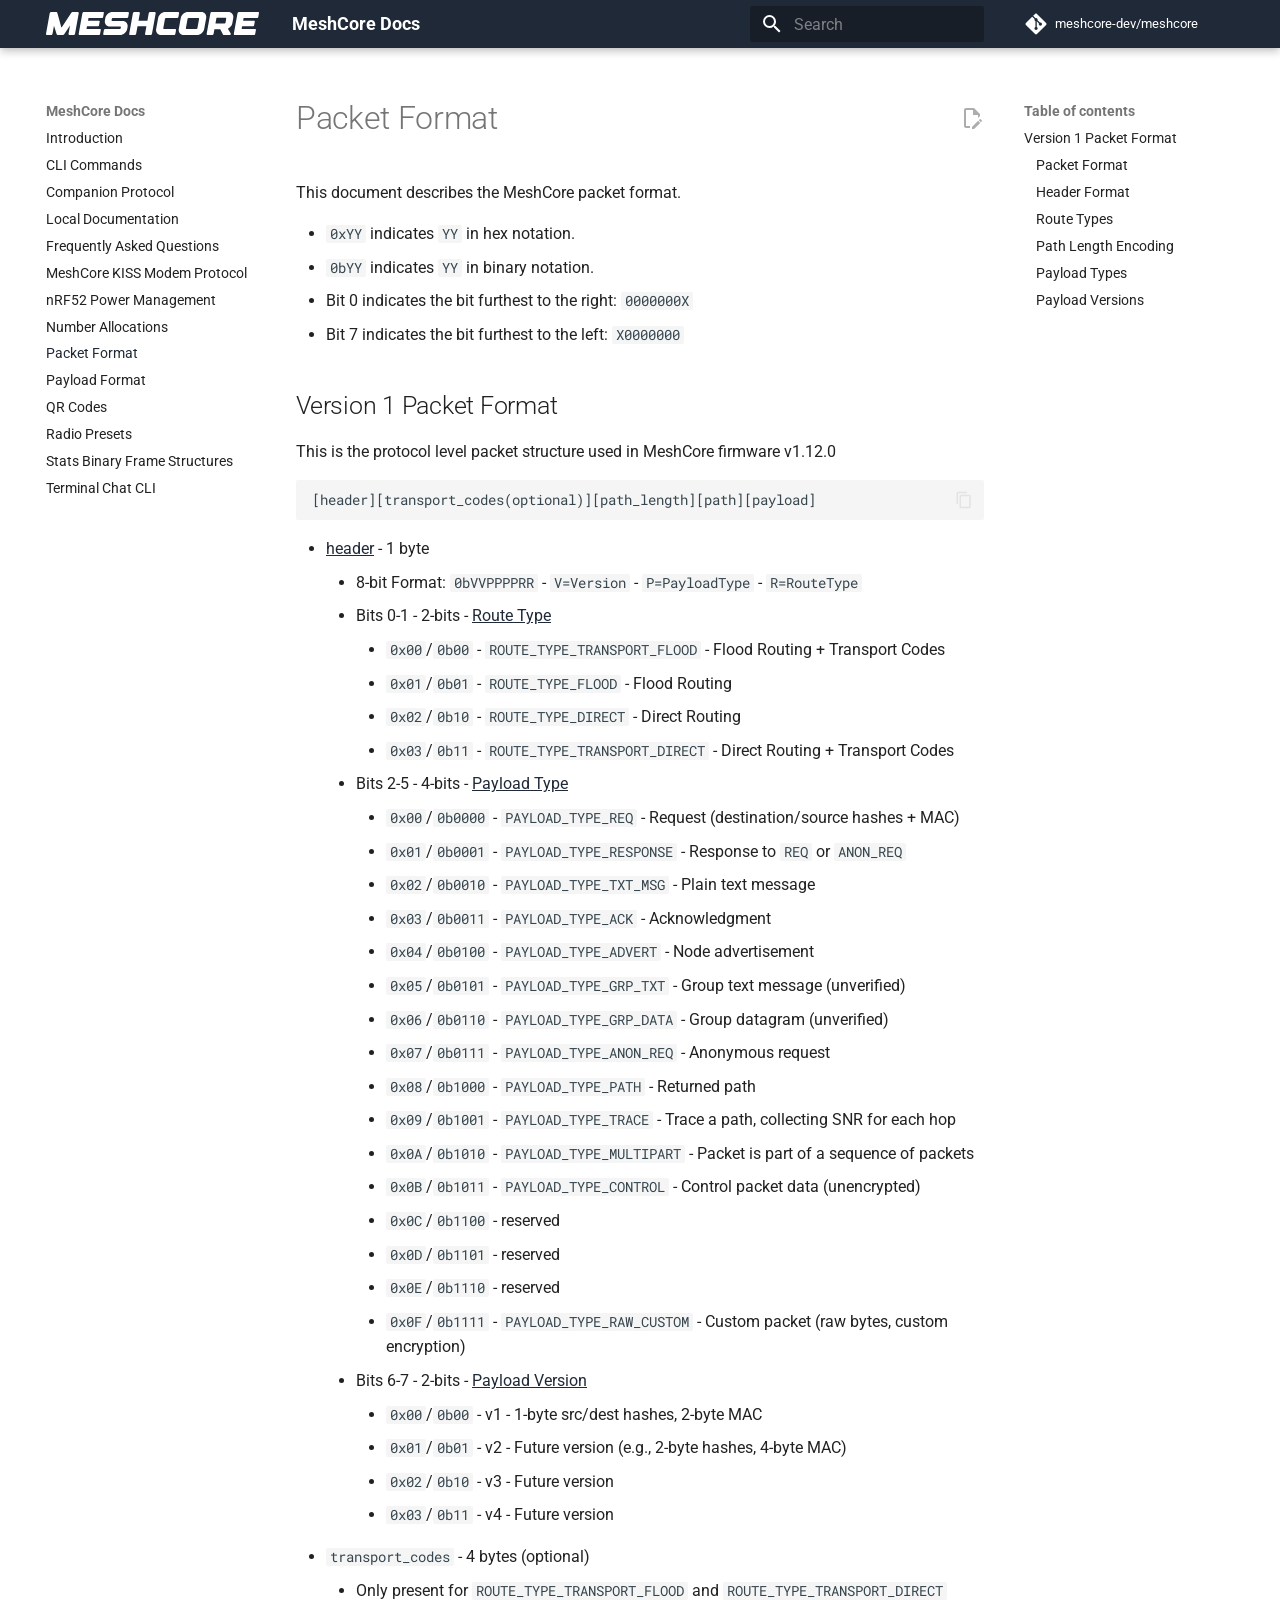
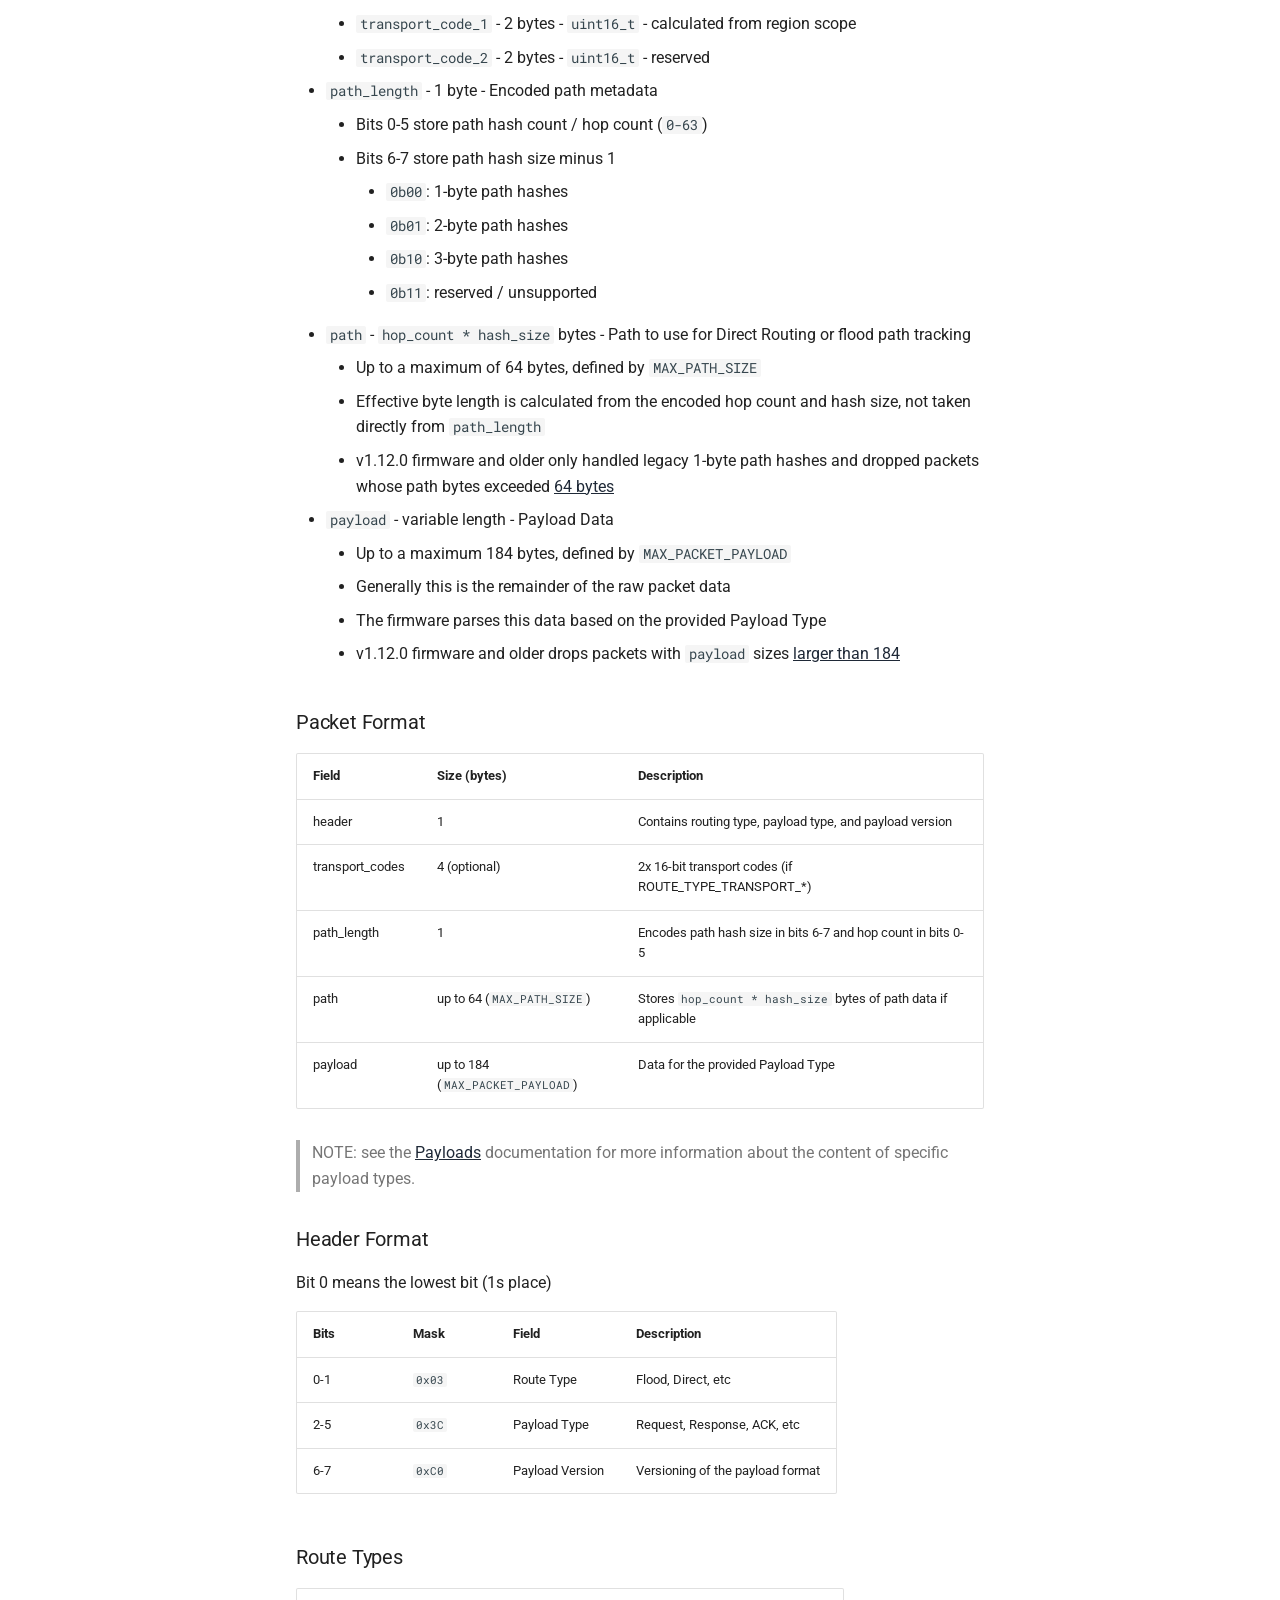
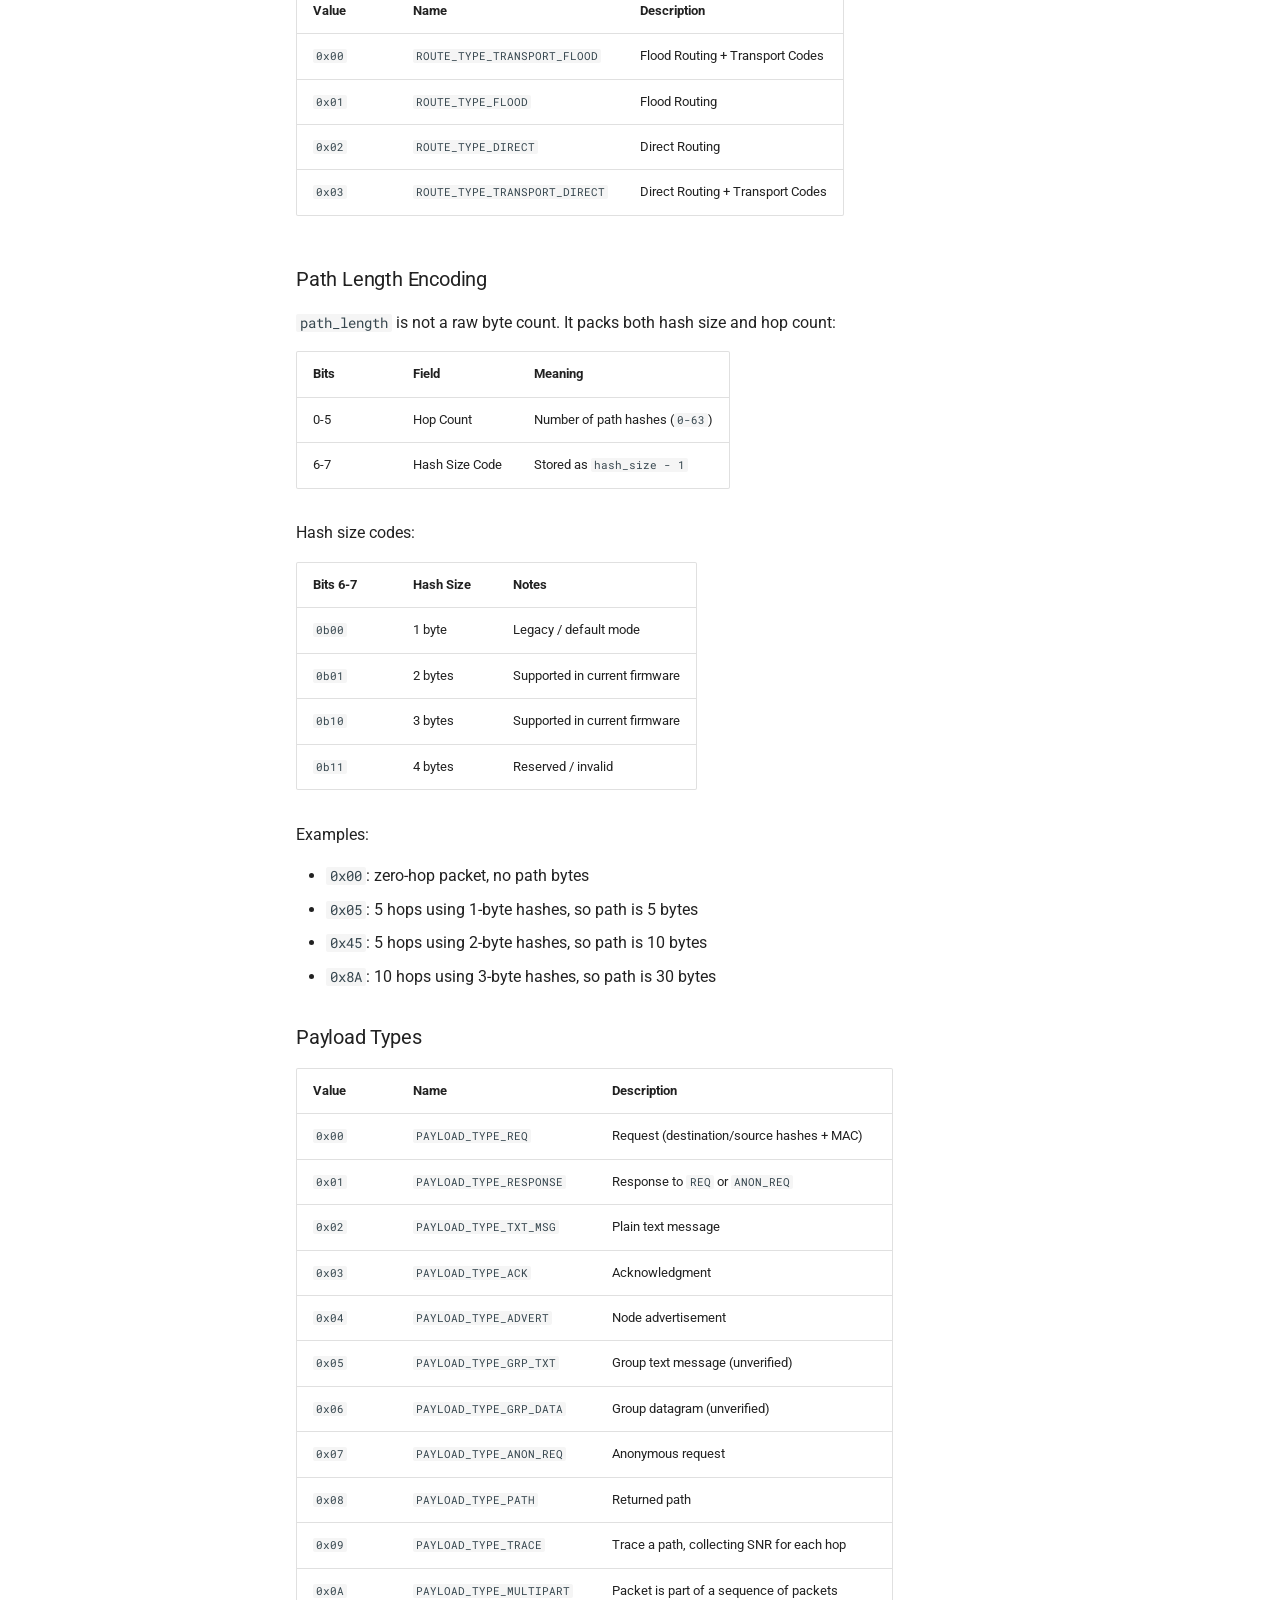
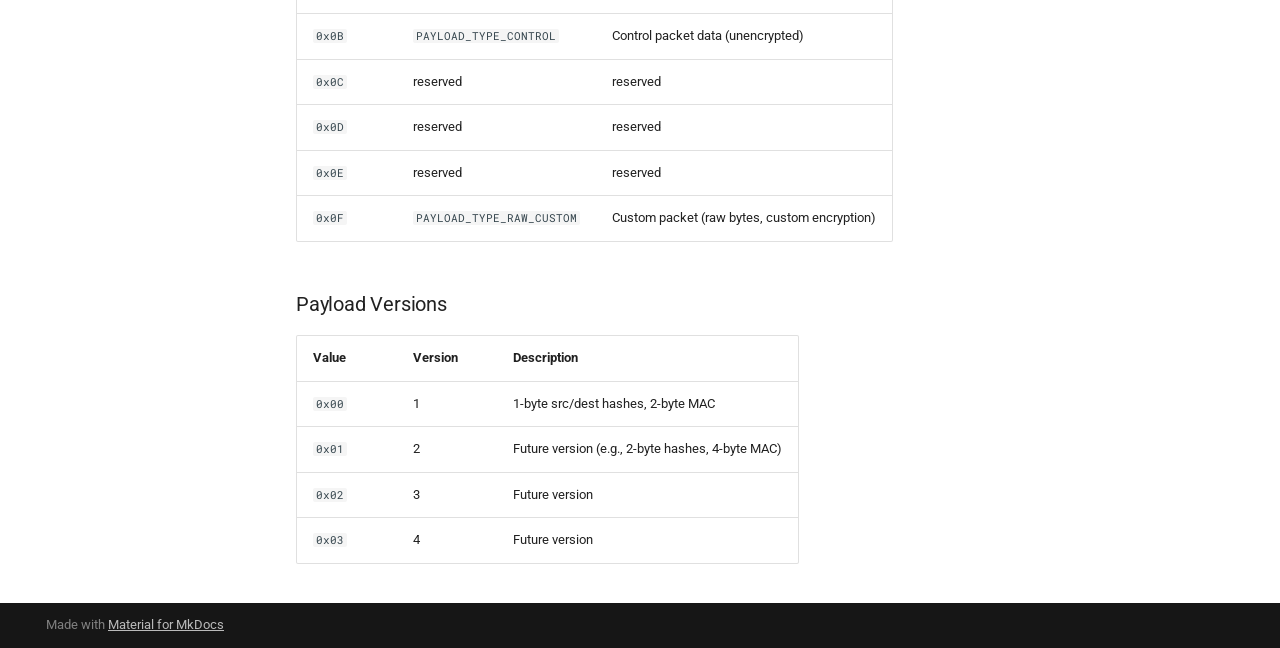
<file: packet_format/index.html>
<!doctype html>
<html lang="en" class="no-js">
  <head>
    
      <meta charset="utf-8">
      <meta name="viewport" content="width=device-width,initial-scale=1">
      
        <meta name="description" content="Documentation for the open source MeshCore firmware">
      
      
      
        <link rel="canonical" href="https://meshcore-dev.github.io/meshcore/packet_format/">
      
      
        <link rel="prev" href="../number_allocations/">
      
      
        <link rel="next" href="../payloads/">
      
      
        
      
      
      <link rel="icon" href="../assets/images/favicon.png">
      <meta name="generator" content="mkdocs-1.6.1, mkdocs-material-9.7.7">
    
    
      
        <title>Packet Format - MeshCore Docs</title>
      
    
    
      <link rel="stylesheet" href="../assets/stylesheets/main.ec1eaa64.min.css">
      
      


    
    
      
    
    
      
        
        
        <link rel="preconnect" href="https://fonts.gstatic.com" crossorigin>
        <link rel="stylesheet" href="https://fonts.googleapis.com/css?family=Roboto:300,300i,400,400i,700,700i%7CRoboto+Mono:400,400i,700,700i&display=fallback">
        <style>:root{--md-text-font:"Roboto";--md-code-font:"Roboto Mono"}</style>
      
    
    
      <link rel="stylesheet" href="../_stylesheets/extra.css">
    
    <script>__md_scope=new URL("..",location),__md_hash=e=>[...e].reduce(((e,_)=>(e<<5)-e+_.charCodeAt(0)),0),__md_get=(e,_=localStorage,t=__md_scope)=>JSON.parse(_.getItem(t.pathname+"."+e)),__md_set=(e,_,t=localStorage,a=__md_scope)=>{try{t.setItem(a.pathname+"."+e,JSON.stringify(_))}catch(e){}}</script>
    
      

    
    
  </head>
  
  
    <body dir="ltr">
  
    
    <input class="md-toggle" data-md-toggle="drawer" type="checkbox" id="__drawer" autocomplete="off">
    <input class="md-toggle" data-md-toggle="search" type="checkbox" id="__search" autocomplete="off">
    <label class="md-overlay" for="__drawer"></label>
    <div data-md-component="skip">
      
        
        <a href="#packet-format" class="md-skip">
          Skip to content
        </a>
      
    </div>
    <div data-md-component="announce">
      
    </div>
    
    
      

  

<header class="md-header md-header--shadow" data-md-component="header">
  <nav class="md-header__inner md-grid" aria-label="Header">
    <a href=".." title="MeshCore Docs" class="md-header__button md-logo" aria-label="MeshCore Docs" data-md-component="logo">
      
  <img src="../_assets/meshcore.svg" alt="logo">

    </a>
    <label class="md-header__button md-icon" for="__drawer">
      
      <svg xmlns="http://www.w3.org/2000/svg" viewBox="0 0 24 24"><path d="M3 6h18v2H3zm0 5h18v2H3zm0 5h18v2H3z"/></svg>
    </label>
    <div class="md-header__title" data-md-component="header-title">
      <div class="md-header__ellipsis">
        <div class="md-header__topic">
          <span class="md-ellipsis">
            MeshCore Docs
          </span>
        </div>
        <div class="md-header__topic" data-md-component="header-topic">
          <span class="md-ellipsis">
            
              Packet Format
            
          </span>
        </div>
      </div>
    </div>
    
    
      <script>var palette=__md_get("__palette");if(palette&&palette.color){if("(prefers-color-scheme)"===palette.color.media){var media=matchMedia("(prefers-color-scheme: light)"),input=document.querySelector(media.matches?"[data-md-color-media='(prefers-color-scheme: light)']":"[data-md-color-media='(prefers-color-scheme: dark)']");palette.color.media=input.getAttribute("data-md-color-media"),palette.color.scheme=input.getAttribute("data-md-color-scheme"),palette.color.primary=input.getAttribute("data-md-color-primary"),palette.color.accent=input.getAttribute("data-md-color-accent")}for(var[key,value]of Object.entries(palette.color))document.body.setAttribute("data-md-color-"+key,value)}</script>
    
    
    
      
      
        <label class="md-header__button md-icon" for="__search">
          
          <svg xmlns="http://www.w3.org/2000/svg" viewBox="0 0 24 24"><path d="M9.5 3A6.5 6.5 0 0 1 16 9.5c0 1.61-.59 3.09-1.56 4.23l.27.27h.79l5 5-1.5 1.5-5-5v-.79l-.27-.27A6.52 6.52 0 0 1 9.5 16 6.5 6.5 0 0 1 3 9.5 6.5 6.5 0 0 1 9.5 3m0 2C7 5 5 7 5 9.5S7 14 9.5 14 14 12 14 9.5 12 5 9.5 5"/></svg>
        </label>
        <div class="md-search" data-md-component="search" role="dialog">
  <label class="md-search__overlay" for="__search"></label>
  <div class="md-search__inner" role="search">
    <form class="md-search__form" name="search">
      <input type="text" class="md-search__input" name="query" aria-label="Search" placeholder="Search" autocapitalize="off" autocorrect="off" autocomplete="off" spellcheck="false" data-md-component="search-query" required>
      <label class="md-search__icon md-icon" for="__search">
        
        <svg xmlns="http://www.w3.org/2000/svg" viewBox="0 0 24 24"><path d="M9.5 3A6.5 6.5 0 0 1 16 9.5c0 1.61-.59 3.09-1.56 4.23l.27.27h.79l5 5-1.5 1.5-5-5v-.79l-.27-.27A6.52 6.52 0 0 1 9.5 16 6.5 6.5 0 0 1 3 9.5 6.5 6.5 0 0 1 9.5 3m0 2C7 5 5 7 5 9.5S7 14 9.5 14 14 12 14 9.5 12 5 9.5 5"/></svg>
        
        <svg xmlns="http://www.w3.org/2000/svg" viewBox="0 0 24 24"><path d="M20 11v2H8l5.5 5.5-1.42 1.42L4.16 12l7.92-7.92L13.5 5.5 8 11z"/></svg>
      </label>
      <nav class="md-search__options" aria-label="Search">
        
        <button type="reset" class="md-search__icon md-icon" title="Clear" aria-label="Clear" tabindex="-1">
          
          <svg xmlns="http://www.w3.org/2000/svg" viewBox="0 0 24 24"><path d="M19 6.41 17.59 5 12 10.59 6.41 5 5 6.41 10.59 12 5 17.59 6.41 19 12 13.41 17.59 19 19 17.59 13.41 12z"/></svg>
        </button>
      </nav>
      
        <div class="md-search__suggest" data-md-component="search-suggest"></div>
      
    </form>
    <div class="md-search__output">
      <div class="md-search__scrollwrap" tabindex="0" data-md-scrollfix>
        <div class="md-search-result" data-md-component="search-result">
          <div class="md-search-result__meta">
            Initializing search
          </div>
          <ol class="md-search-result__list" role="presentation"></ol>
        </div>
      </div>
    </div>
  </div>
</div>
      
    
    
      <div class="md-header__source">
        <a href="https://github.com/meshcore-dev/meshcore/" title="Go to repository" class="md-source" data-md-component="source">
  <div class="md-source__icon md-icon">
    
    <svg xmlns="http://www.w3.org/2000/svg" viewBox="0 0 448 512"><!--! Font Awesome Free 7.1.0 by @fontawesome - https://fontawesome.com License - https://fontawesome.com/license/free (Icons: CC BY 4.0, Fonts: SIL OFL 1.1, Code: MIT License) Copyright 2025 Fonticons, Inc.--><path d="M439.6 236.1 244 40.5c-5.4-5.5-12.8-8.5-20.4-8.5s-15 3-20.4 8.4L162.5 81l51.5 51.5c27.1-9.1 52.7 16.8 43.4 43.7l49.7 49.7c34.2-11.8 61.2 31 35.5 56.7-26.5 26.5-70.2-2.9-56-37.3L240.3 199v121.9c25.3 12.5 22.3 41.8 9.1 55-6.4 6.4-15.2 10.1-24.3 10.1s-17.8-3.6-24.3-10.1c-17.6-17.6-11.1-46.9 11.2-56v-123c-20.8-8.5-24.6-30.7-18.6-45L142.6 101 8.5 235.1C3 240.6 0 247.9 0 255.5s3 15 8.5 20.4l195.6 195.7c5.4 5.4 12.7 8.4 20.4 8.4s15-3 20.4-8.4l194.7-194.7c5.4-5.4 8.4-12.8 8.4-20.4s-3-15-8.4-20.4"/></svg>
  </div>
  <div class="md-source__repository">
    meshcore-dev/meshcore
  </div>
</a>
      </div>
    
  </nav>
  
</header>
    
    <div class="md-container" data-md-component="container">
      
      
        
          
        
      
      <main class="md-main" data-md-component="main">
        <div class="md-main__inner md-grid">
          
            
              
              <div class="md-sidebar md-sidebar--primary" data-md-component="sidebar" data-md-type="navigation" >
                <div class="md-sidebar__scrollwrap">
                  <div class="md-sidebar__inner">
                    



<nav class="md-nav md-nav--primary" aria-label="Navigation" data-md-level="0">
  <label class="md-nav__title" for="__drawer">
    <a href=".." title="MeshCore Docs" class="md-nav__button md-logo" aria-label="MeshCore Docs" data-md-component="logo">
      
  <img src="../_assets/meshcore.svg" alt="logo">

    </a>
    MeshCore Docs
  </label>
  
    <div class="md-nav__source">
      <a href="https://github.com/meshcore-dev/meshcore/" title="Go to repository" class="md-source" data-md-component="source">
  <div class="md-source__icon md-icon">
    
    <svg xmlns="http://www.w3.org/2000/svg" viewBox="0 0 448 512"><!--! Font Awesome Free 7.1.0 by @fontawesome - https://fontawesome.com License - https://fontawesome.com/license/free (Icons: CC BY 4.0, Fonts: SIL OFL 1.1, Code: MIT License) Copyright 2025 Fonticons, Inc.--><path d="M439.6 236.1 244 40.5c-5.4-5.5-12.8-8.5-20.4-8.5s-15 3-20.4 8.4L162.5 81l51.5 51.5c27.1-9.1 52.7 16.8 43.4 43.7l49.7 49.7c34.2-11.8 61.2 31 35.5 56.7-26.5 26.5-70.2-2.9-56-37.3L240.3 199v121.9c25.3 12.5 22.3 41.8 9.1 55-6.4 6.4-15.2 10.1-24.3 10.1s-17.8-3.6-24.3-10.1c-17.6-17.6-11.1-46.9 11.2-56v-123c-20.8-8.5-24.6-30.7-18.6-45L142.6 101 8.5 235.1C3 240.6 0 247.9 0 255.5s3 15 8.5 20.4l195.6 195.7c5.4 5.4 12.7 8.4 20.4 8.4s15-3 20.4-8.4l194.7-194.7c5.4-5.4 8.4-12.8 8.4-20.4s-3-15-8.4-20.4"/></svg>
  </div>
  <div class="md-source__repository">
    meshcore-dev/meshcore
  </div>
</a>
    </div>
  
  <ul class="md-nav__list" data-md-scrollfix>
    
      
      
  
  
  
  
    <li class="md-nav__item">
      <a href=".." class="md-nav__link">
        
  
  
  <span class="md-ellipsis">
    
  
    Introduction
  

    
  </span>
  
  

      </a>
    </li>
  

    
      
      
  
  
  
  
    <li class="md-nav__item">
      <a href="../cli_commands/" class="md-nav__link">
        
  
  
  <span class="md-ellipsis">
    
  
    CLI Commands
  

    
  </span>
  
  

      </a>
    </li>
  

    
      
      
  
  
  
  
    <li class="md-nav__item">
      <a href="../companion_protocol/" class="md-nav__link">
        
  
  
  <span class="md-ellipsis">
    
  
    Companion Protocol
  

    
  </span>
  
  

      </a>
    </li>
  

    
      
      
  
  
  
  
    <li class="md-nav__item">
      <a href="../docs/" class="md-nav__link">
        
  
  
  <span class="md-ellipsis">
    
  
    Local Documentation
  

    
  </span>
  
  

      </a>
    </li>
  

    
      
      
  
  
  
  
    <li class="md-nav__item">
      <a href="../faq/" class="md-nav__link">
        
  
  
  <span class="md-ellipsis">
    
  
    Frequently Asked Questions
  

    
  </span>
  
  

      </a>
    </li>
  

    
      
      
  
  
  
  
    <li class="md-nav__item">
      <a href="../kiss_modem_protocol/" class="md-nav__link">
        
  
  
  <span class="md-ellipsis">
    
  
    MeshCore KISS Modem Protocol
  

    
  </span>
  
  

      </a>
    </li>
  

    
      
      
  
  
  
  
    <li class="md-nav__item">
      <a href="../nrf52_power_management/" class="md-nav__link">
        
  
  
  <span class="md-ellipsis">
    
  
    nRF52 Power Management
  

    
  </span>
  
  

      </a>
    </li>
  

    
      
      
  
  
  
  
    <li class="md-nav__item">
      <a href="../number_allocations/" class="md-nav__link">
        
  
  
  <span class="md-ellipsis">
    
  
    Number Allocations
  

    
  </span>
  
  

      </a>
    </li>
  

    
      
      
  
  
    
  
  
  
    <li class="md-nav__item md-nav__item--active">
      
      <input class="md-nav__toggle md-toggle" type="checkbox" id="__toc">
      
      
        
      
      
        <label class="md-nav__link md-nav__link--active" for="__toc">
          
  
  
  <span class="md-ellipsis">
    
  
    Packet Format
  

    
  </span>
  
  

          <span class="md-nav__icon md-icon"></span>
        </label>
      
      <a href="./" class="md-nav__link md-nav__link--active">
        
  
  
  <span class="md-ellipsis">
    
  
    Packet Format
  

    
  </span>
  
  

      </a>
      
        

<nav class="md-nav md-nav--secondary" aria-label="Table of contents">
  
  
  
    
  
  
    <label class="md-nav__title" for="__toc">
      <span class="md-nav__icon md-icon"></span>
      Table of contents
    </label>
    <ul class="md-nav__list" data-md-component="toc" data-md-scrollfix>
      
        <li class="md-nav__item">
  <a href="#version-1-packet-format" class="md-nav__link">
    <span class="md-ellipsis">
      
        Version 1 Packet Format
      
    </span>
  </a>
  
    <nav class="md-nav" aria-label="Version 1 Packet Format">
      <ul class="md-nav__list">
        
          <li class="md-nav__item">
  <a href="#packet-format_1" class="md-nav__link">
    <span class="md-ellipsis">
      
        Packet Format
      
    </span>
  </a>
  
</li>
        
          <li class="md-nav__item">
  <a href="#header-format" class="md-nav__link">
    <span class="md-ellipsis">
      
        Header Format
      
    </span>
  </a>
  
</li>
        
          <li class="md-nav__item">
  <a href="#route-types" class="md-nav__link">
    <span class="md-ellipsis">
      
        Route Types
      
    </span>
  </a>
  
</li>
        
          <li class="md-nav__item">
  <a href="#path-length-encoding" class="md-nav__link">
    <span class="md-ellipsis">
      
        Path Length Encoding
      
    </span>
  </a>
  
</li>
        
          <li class="md-nav__item">
  <a href="#payload-types" class="md-nav__link">
    <span class="md-ellipsis">
      
        Payload Types
      
    </span>
  </a>
  
</li>
        
          <li class="md-nav__item">
  <a href="#payload-versions" class="md-nav__link">
    <span class="md-ellipsis">
      
        Payload Versions
      
    </span>
  </a>
  
</li>
        
      </ul>
    </nav>
  
</li>
      
    </ul>
  
</nav>
      
    </li>
  

    
      
      
  
  
  
  
    <li class="md-nav__item">
      <a href="../payloads/" class="md-nav__link">
        
  
  
  <span class="md-ellipsis">
    
  
    Payload Format
  

    
  </span>
  
  

      </a>
    </li>
  

    
      
      
  
  
  
  
    <li class="md-nav__item">
      <a href="../qr_codes/" class="md-nav__link">
        
  
  
  <span class="md-ellipsis">
    
  
    QR Codes
  

    
  </span>
  
  

      </a>
    </li>
  

    
      
      
  
  
  
  
    <li class="md-nav__item">
      <a href="../radio_presets/" class="md-nav__link">
        
  
  
  <span class="md-ellipsis">
    
  
    Radio Presets
  

    
  </span>
  
  

      </a>
    </li>
  

    
      
      
  
  
  
  
    <li class="md-nav__item">
      <a href="../stats_binary_frames/" class="md-nav__link">
        
  
  
  <span class="md-ellipsis">
    
  
    Stats Binary Frame Structures
  

    
  </span>
  
  

      </a>
    </li>
  

    
      
      
  
  
  
  
    <li class="md-nav__item">
      <a href="../terminal_chat_cli/" class="md-nav__link">
        
  
  
  <span class="md-ellipsis">
    
  
    Terminal Chat CLI
  

    
  </span>
  
  

      </a>
    </li>
  

    
  </ul>
</nav>
                  </div>
                </div>
              </div>
            
            
              
              <div class="md-sidebar md-sidebar--secondary" data-md-component="sidebar" data-md-type="toc" >
                <div class="md-sidebar__scrollwrap">
                  <div class="md-sidebar__inner">
                    

<nav class="md-nav md-nav--secondary" aria-label="Table of contents">
  
  
  
    
  
  
    <label class="md-nav__title" for="__toc">
      <span class="md-nav__icon md-icon"></span>
      Table of contents
    </label>
    <ul class="md-nav__list" data-md-component="toc" data-md-scrollfix>
      
        <li class="md-nav__item">
  <a href="#version-1-packet-format" class="md-nav__link">
    <span class="md-ellipsis">
      
        Version 1 Packet Format
      
    </span>
  </a>
  
    <nav class="md-nav" aria-label="Version 1 Packet Format">
      <ul class="md-nav__list">
        
          <li class="md-nav__item">
  <a href="#packet-format_1" class="md-nav__link">
    <span class="md-ellipsis">
      
        Packet Format
      
    </span>
  </a>
  
</li>
        
          <li class="md-nav__item">
  <a href="#header-format" class="md-nav__link">
    <span class="md-ellipsis">
      
        Header Format
      
    </span>
  </a>
  
</li>
        
          <li class="md-nav__item">
  <a href="#route-types" class="md-nav__link">
    <span class="md-ellipsis">
      
        Route Types
      
    </span>
  </a>
  
</li>
        
          <li class="md-nav__item">
  <a href="#path-length-encoding" class="md-nav__link">
    <span class="md-ellipsis">
      
        Path Length Encoding
      
    </span>
  </a>
  
</li>
        
          <li class="md-nav__item">
  <a href="#payload-types" class="md-nav__link">
    <span class="md-ellipsis">
      
        Payload Types
      
    </span>
  </a>
  
</li>
        
          <li class="md-nav__item">
  <a href="#payload-versions" class="md-nav__link">
    <span class="md-ellipsis">
      
        Payload Versions
      
    </span>
  </a>
  
</li>
        
      </ul>
    </nav>
  
</li>
      
    </ul>
  
</nav>
                  </div>
                </div>
              </div>
            
          
          
            <div class="md-content" data-md-component="content">
              
              <article class="md-content__inner md-typeset">
                
                  


  
    <a href="https://github.com/meshcore-dev/meshcore/edit/main/docs/packet_format.md" title="Edit this page" class="md-content__button md-icon" rel="edit">
      
      <svg xmlns="http://www.w3.org/2000/svg" viewBox="0 0 24 24"><path d="M10 20H6V4h7v5h5v3.1l2-2V8l-6-6H6c-1.1 0-2 .9-2 2v16c0 1.1.9 2 2 2h4zm10.2-7c.1 0 .3.1.4.2l1.3 1.3c.2.2.2.6 0 .8l-1 1-2.1-2.1 1-1c.1-.1.2-.2.4-.2m0 3.9L14.1 23H12v-2.1l6.1-6.1z"/></svg>
    </a>
  
  


<h1 id="packet-format">Packet Format</h1>
<p>This document describes the MeshCore packet format.</p>
<ul>
<li><code>0xYY</code> indicates <code>YY</code> in hex notation.</li>
<li><code>0bYY</code> indicates <code>YY</code> in binary notation.</li>
<li>Bit 0 indicates the bit furthest to the right: <code>0000000X</code></li>
<li>Bit 7 indicates the bit furthest to the left: <code>X0000000</code></li>
</ul>
<h2 id="version-1-packet-format">Version 1 Packet Format</h2>
<p>This is the protocol level packet structure used in MeshCore firmware v1.12.0</p>
<pre><code>[header][transport_codes(optional)][path_length][path][payload]
</code></pre>
<ul>
<li><a href="#header-format">header</a> - 1 byte<ul>
<li>8-bit Format: <code>0bVVPPPPRR</code> - <code>V=Version</code> - <code>P=PayloadType</code> - <code>R=RouteType</code></li>
<li>Bits 0-1 - 2-bits - <a href="#route-types">Route Type</a><ul>
<li><code>0x00</code>/<code>0b00</code> - <code>ROUTE_TYPE_TRANSPORT_FLOOD</code> - Flood Routing + Transport Codes</li>
<li><code>0x01</code>/<code>0b01</code> - <code>ROUTE_TYPE_FLOOD</code> - Flood Routing</li>
<li><code>0x02</code>/<code>0b10</code> - <code>ROUTE_TYPE_DIRECT</code> - Direct Routing</li>
<li><code>0x03</code>/<code>0b11</code> - <code>ROUTE_TYPE_TRANSPORT_DIRECT</code> - Direct Routing + Transport Codes</li>
</ul>
</li>
<li>Bits 2-5 - 4-bits - <a href="#payload-types">Payload Type</a><ul>
<li><code>0x00</code>/<code>0b0000</code> - <code>PAYLOAD_TYPE_REQ</code> - Request (destination/source hashes + MAC)</li>
<li><code>0x01</code>/<code>0b0001</code> - <code>PAYLOAD_TYPE_RESPONSE</code> - Response to <code>REQ</code> or <code>ANON_REQ</code></li>
<li><code>0x02</code>/<code>0b0010</code> - <code>PAYLOAD_TYPE_TXT_MSG</code> - Plain text message</li>
<li><code>0x03</code>/<code>0b0011</code> - <code>PAYLOAD_TYPE_ACK</code> - Acknowledgment</li>
<li><code>0x04</code>/<code>0b0100</code> - <code>PAYLOAD_TYPE_ADVERT</code> - Node advertisement</li>
<li><code>0x05</code>/<code>0b0101</code> - <code>PAYLOAD_TYPE_GRP_TXT</code> - Group text message (unverified)</li>
<li><code>0x06</code>/<code>0b0110</code> - <code>PAYLOAD_TYPE_GRP_DATA</code> - Group datagram (unverified)</li>
<li><code>0x07</code>/<code>0b0111</code> - <code>PAYLOAD_TYPE_ANON_REQ</code> - Anonymous request</li>
<li><code>0x08</code>/<code>0b1000</code> - <code>PAYLOAD_TYPE_PATH</code> - Returned path</li>
<li><code>0x09</code>/<code>0b1001</code> - <code>PAYLOAD_TYPE_TRACE</code> - Trace a path, collecting SNR for each hop</li>
<li><code>0x0A</code>/<code>0b1010</code> - <code>PAYLOAD_TYPE_MULTIPART</code> - Packet is part of a sequence of packets</li>
<li><code>0x0B</code>/<code>0b1011</code> - <code>PAYLOAD_TYPE_CONTROL</code> - Control packet data (unencrypted)</li>
<li><code>0x0C</code>/<code>0b1100</code> - reserved</li>
<li><code>0x0D</code>/<code>0b1101</code> - reserved</li>
<li><code>0x0E</code>/<code>0b1110</code> - reserved</li>
<li><code>0x0F</code>/<code>0b1111</code> - <code>PAYLOAD_TYPE_RAW_CUSTOM</code> - Custom packet (raw bytes, custom encryption)</li>
</ul>
</li>
<li>Bits 6-7 - 2-bits - <a href="#payload-versions">Payload Version</a><ul>
<li><code>0x00</code>/<code>0b00</code> - v1 - 1-byte src/dest hashes, 2-byte MAC</li>
<li><code>0x01</code>/<code>0b01</code> - v2 - Future version (e.g., 2-byte hashes, 4-byte MAC)</li>
<li><code>0x02</code>/<code>0b10</code> - v3 - Future version</li>
<li><code>0x03</code>/<code>0b11</code> - v4 - Future version</li>
</ul>
</li>
</ul>
</li>
<li><code>transport_codes</code> - 4 bytes (optional)<ul>
<li>Only present for <code>ROUTE_TYPE_TRANSPORT_FLOOD</code> and <code>ROUTE_TYPE_TRANSPORT_DIRECT</code></li>
<li><code>transport_code_1</code> - 2 bytes - <code>uint16_t</code> - calculated from region scope</li>
<li><code>transport_code_2</code> - 2 bytes - <code>uint16_t</code> - reserved</li>
</ul>
</li>
<li><code>path_length</code> - 1 byte - Encoded path metadata<ul>
<li>Bits 0-5 store path hash count / hop count (<code>0-63</code>)</li>
<li>Bits 6-7 store path hash size minus 1<ul>
<li><code>0b00</code>: 1-byte path hashes</li>
<li><code>0b01</code>: 2-byte path hashes</li>
<li><code>0b10</code>: 3-byte path hashes</li>
<li><code>0b11</code>: reserved / unsupported</li>
</ul>
</li>
</ul>
</li>
<li><code>path</code> - <code>hop_count * hash_size</code> bytes - Path to use for Direct Routing or flood path tracking<ul>
<li>Up to a maximum of 64 bytes, defined by <code>MAX_PATH_SIZE</code></li>
<li>Effective byte length is calculated from the encoded hop count and hash size, not taken directly from <code>path_length</code></li>
<li>v1.12.0 firmware and older only handled legacy 1-byte path hashes and dropped packets whose path bytes exceeded <a href="https://github.com/meshcore-dev/MeshCore/blob/e812632235274ffd2382adf5354168aec765d416/src/Dispatcher.cpp#L144">64 bytes</a></li>
</ul>
</li>
<li><code>payload</code> - variable length - Payload Data<ul>
<li>Up to a maximum 184 bytes, defined by <code>MAX_PACKET_PAYLOAD</code></li>
<li>Generally this is the remainder of the raw packet data</li>
<li>The firmware parses this data based on the provided Payload Type</li>
<li>v1.12.0 firmware and older drops packets with <code>payload</code> sizes <a href="https://github.com/meshcore-dev/MeshCore/blob/e812632235274ffd2382adf5354168aec765d416/src/Dispatcher.cpp#L152">larger than 184</a></li>
</ul>
</li>
</ul>
<h3 id="packet-format_1">Packet Format</h3>
<table>
<thead>
<tr>
<th>Field</th>
<th>Size (bytes)</th>
<th>Description</th>
</tr>
</thead>
<tbody>
<tr>
<td>header</td>
<td>1</td>
<td>Contains routing type, payload type, and payload version</td>
</tr>
<tr>
<td>transport_codes</td>
<td>4 (optional)</td>
<td>2x 16-bit transport codes (if ROUTE_TYPE_TRANSPORT_*)</td>
</tr>
<tr>
<td>path_length</td>
<td>1</td>
<td>Encodes path hash size in bits 6-7 and hop count in bits 0-5</td>
</tr>
<tr>
<td>path</td>
<td>up to 64 (<code>MAX_PATH_SIZE</code>)</td>
<td>Stores <code>hop_count * hash_size</code> bytes of path data if applicable</td>
</tr>
<tr>
<td>payload</td>
<td>up to 184 (<code>MAX_PACKET_PAYLOAD</code>)</td>
<td>Data for the provided Payload Type</td>
</tr>
</tbody>
</table>
<blockquote>
<p>NOTE: see the <a href="../payloads/">Payloads</a> documentation for more information about the content of specific payload types.</p>
</blockquote>
<h3 id="header-format">Header Format</h3>
<p>Bit 0 means the lowest bit (1s place)</p>
<table>
<thead>
<tr>
<th>Bits</th>
<th>Mask</th>
<th>Field</th>
<th>Description</th>
</tr>
</thead>
<tbody>
<tr>
<td>0-1</td>
<td><code>0x03</code></td>
<td>Route Type</td>
<td>Flood, Direct, etc</td>
</tr>
<tr>
<td>2-5</td>
<td><code>0x3C</code></td>
<td>Payload Type</td>
<td>Request, Response, ACK, etc</td>
</tr>
<tr>
<td>6-7</td>
<td><code>0xC0</code></td>
<td>Payload Version</td>
<td>Versioning of the payload format</td>
</tr>
</tbody>
</table>
<h3 id="route-types">Route Types</h3>
<table>
<thead>
<tr>
<th>Value</th>
<th>Name</th>
<th>Description</th>
</tr>
</thead>
<tbody>
<tr>
<td><code>0x00</code></td>
<td><code>ROUTE_TYPE_TRANSPORT_FLOOD</code></td>
<td>Flood Routing + Transport Codes</td>
</tr>
<tr>
<td><code>0x01</code></td>
<td><code>ROUTE_TYPE_FLOOD</code></td>
<td>Flood Routing</td>
</tr>
<tr>
<td><code>0x02</code></td>
<td><code>ROUTE_TYPE_DIRECT</code></td>
<td>Direct Routing</td>
</tr>
<tr>
<td><code>0x03</code></td>
<td><code>ROUTE_TYPE_TRANSPORT_DIRECT</code></td>
<td>Direct Routing + Transport Codes</td>
</tr>
</tbody>
</table>
<h3 id="path-length-encoding">Path Length Encoding</h3>
<p><code>path_length</code> is not a raw byte count. It packs both hash size and hop count:</p>
<table>
<thead>
<tr>
<th>Bits</th>
<th>Field</th>
<th>Meaning</th>
</tr>
</thead>
<tbody>
<tr>
<td>0-5</td>
<td>Hop Count</td>
<td>Number of path hashes (<code>0-63</code>)</td>
</tr>
<tr>
<td>6-7</td>
<td>Hash Size Code</td>
<td>Stored as <code>hash_size - 1</code></td>
</tr>
</tbody>
</table>
<p>Hash size codes:</p>
<table>
<thead>
<tr>
<th>Bits 6-7</th>
<th>Hash Size</th>
<th>Notes</th>
</tr>
</thead>
<tbody>
<tr>
<td><code>0b00</code></td>
<td>1 byte</td>
<td>Legacy / default mode</td>
</tr>
<tr>
<td><code>0b01</code></td>
<td>2 bytes</td>
<td>Supported in current firmware</td>
</tr>
<tr>
<td><code>0b10</code></td>
<td>3 bytes</td>
<td>Supported in current firmware</td>
</tr>
<tr>
<td><code>0b11</code></td>
<td>4 bytes</td>
<td>Reserved / invalid</td>
</tr>
</tbody>
</table>
<p>Examples:</p>
<ul>
<li><code>0x00</code>: zero-hop packet, no path bytes</li>
<li><code>0x05</code>: 5 hops using 1-byte hashes, so path is 5 bytes</li>
<li><code>0x45</code>: 5 hops using 2-byte hashes, so path is 10 bytes</li>
<li><code>0x8A</code>: 10 hops using 3-byte hashes, so path is 30 bytes</li>
</ul>
<h3 id="payload-types">Payload Types</h3>
<table>
<thead>
<tr>
<th>Value</th>
<th>Name</th>
<th>Description</th>
</tr>
</thead>
<tbody>
<tr>
<td><code>0x00</code></td>
<td><code>PAYLOAD_TYPE_REQ</code></td>
<td>Request (destination/source hashes + MAC)</td>
</tr>
<tr>
<td><code>0x01</code></td>
<td><code>PAYLOAD_TYPE_RESPONSE</code></td>
<td>Response to <code>REQ</code> or <code>ANON_REQ</code></td>
</tr>
<tr>
<td><code>0x02</code></td>
<td><code>PAYLOAD_TYPE_TXT_MSG</code></td>
<td>Plain text message</td>
</tr>
<tr>
<td><code>0x03</code></td>
<td><code>PAYLOAD_TYPE_ACK</code></td>
<td>Acknowledgment</td>
</tr>
<tr>
<td><code>0x04</code></td>
<td><code>PAYLOAD_TYPE_ADVERT</code></td>
<td>Node advertisement</td>
</tr>
<tr>
<td><code>0x05</code></td>
<td><code>PAYLOAD_TYPE_GRP_TXT</code></td>
<td>Group text message (unverified)</td>
</tr>
<tr>
<td><code>0x06</code></td>
<td><code>PAYLOAD_TYPE_GRP_DATA</code></td>
<td>Group datagram (unverified)</td>
</tr>
<tr>
<td><code>0x07</code></td>
<td><code>PAYLOAD_TYPE_ANON_REQ</code></td>
<td>Anonymous request</td>
</tr>
<tr>
<td><code>0x08</code></td>
<td><code>PAYLOAD_TYPE_PATH</code></td>
<td>Returned path</td>
</tr>
<tr>
<td><code>0x09</code></td>
<td><code>PAYLOAD_TYPE_TRACE</code></td>
<td>Trace a path, collecting SNR for each hop</td>
</tr>
<tr>
<td><code>0x0A</code></td>
<td><code>PAYLOAD_TYPE_MULTIPART</code></td>
<td>Packet is part of a sequence of packets</td>
</tr>
<tr>
<td><code>0x0B</code></td>
<td><code>PAYLOAD_TYPE_CONTROL</code></td>
<td>Control packet data (unencrypted)</td>
</tr>
<tr>
<td><code>0x0C</code></td>
<td>reserved</td>
<td>reserved</td>
</tr>
<tr>
<td><code>0x0D</code></td>
<td>reserved</td>
<td>reserved</td>
</tr>
<tr>
<td><code>0x0E</code></td>
<td>reserved</td>
<td>reserved</td>
</tr>
<tr>
<td><code>0x0F</code></td>
<td><code>PAYLOAD_TYPE_RAW_CUSTOM</code></td>
<td>Custom packet (raw bytes, custom encryption)</td>
</tr>
</tbody>
</table>
<h3 id="payload-versions">Payload Versions</h3>
<table>
<thead>
<tr>
<th>Value</th>
<th>Version</th>
<th>Description</th>
</tr>
</thead>
<tbody>
<tr>
<td><code>0x00</code></td>
<td>1</td>
<td>1-byte src/dest hashes, 2-byte MAC</td>
</tr>
<tr>
<td><code>0x01</code></td>
<td>2</td>
<td>Future version (e.g., 2-byte hashes, 4-byte MAC)</td>
</tr>
<tr>
<td><code>0x02</code></td>
<td>3</td>
<td>Future version</td>
</tr>
<tr>
<td><code>0x03</code></td>
<td>4</td>
<td>Future version</td>
</tr>
</tbody>
</table>












                
              </article>
            </div>
          
          
<script>var target=document.getElementById(location.hash.slice(1));target&&target.name&&(target.checked=target.name.startsWith("__tabbed_"))</script>
        </div>
        
      </main>
      
        <footer class="md-footer">
  
  <div class="md-footer-meta md-typeset">
    <div class="md-footer-meta__inner md-grid">
      <div class="md-copyright">
  
  
    Made with
    <a href="https://squidfunk.github.io/mkdocs-material/" target="_blank" rel="noopener">
      Material for MkDocs
    </a>
  
</div>
      
    </div>
  </div>
</footer>
      
    </div>
    <div class="md-dialog" data-md-component="dialog">
      <div class="md-dialog__inner md-typeset"></div>
    </div>
    
    
    
      
      
      <script id="__config" type="application/json">{"annotate": null, "base": "..", "features": ["content.action.edit", "content.code.copy", "search.highlight", "search.suggest"], "search": "../assets/javascripts/workers/search.2c215733.min.js", "tags": null, "translations": {"clipboard.copied": "Copied to clipboard", "clipboard.copy": "Copy to clipboard", "search.result.more.one": "1 more on this page", "search.result.more.other": "# more on this page", "search.result.none": "No matching documents", "search.result.one": "1 matching document", "search.result.other": "# matching documents", "search.result.placeholder": "Type to start searching", "search.result.term.missing": "Missing", "select.version": "Select version"}, "version": null}</script>
    
    
      <script src="../assets/javascripts/bundle.d7400e89.min.js"></script>
      
    
  </body>
</html>
</file>
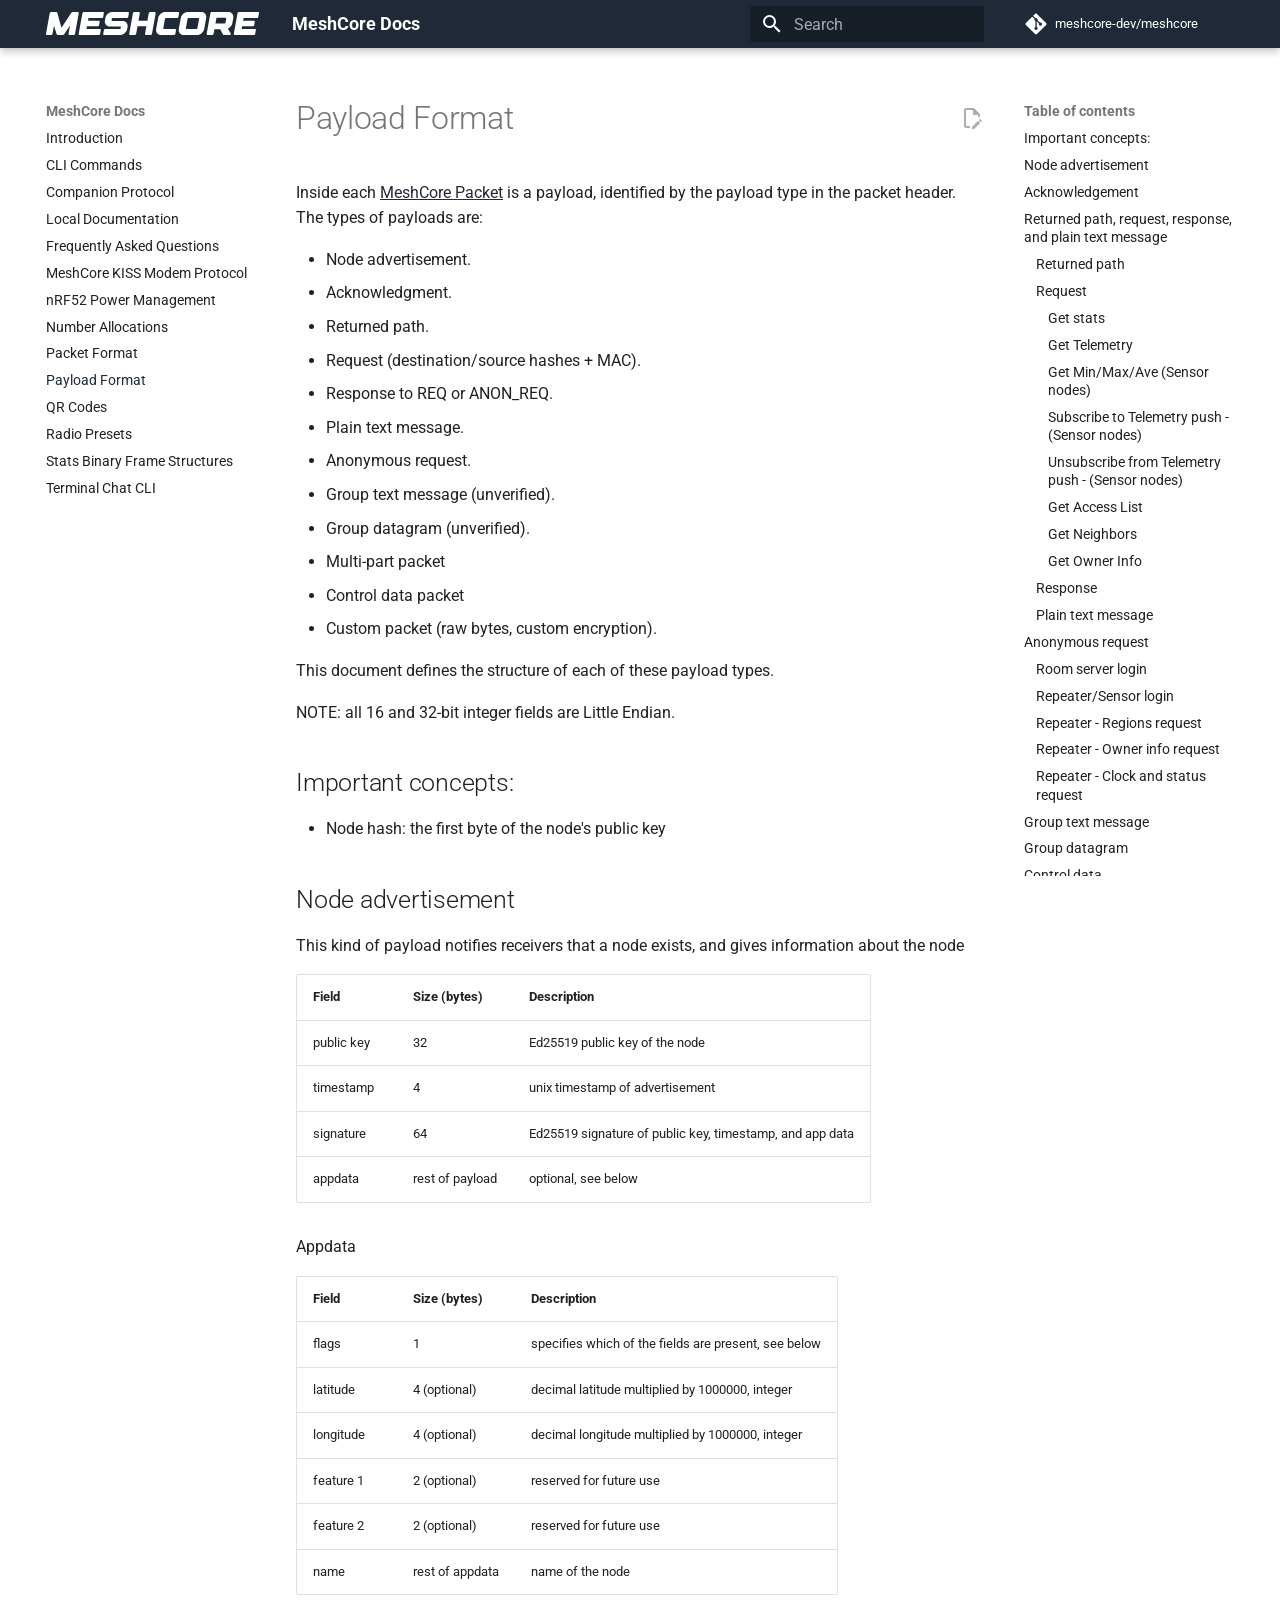
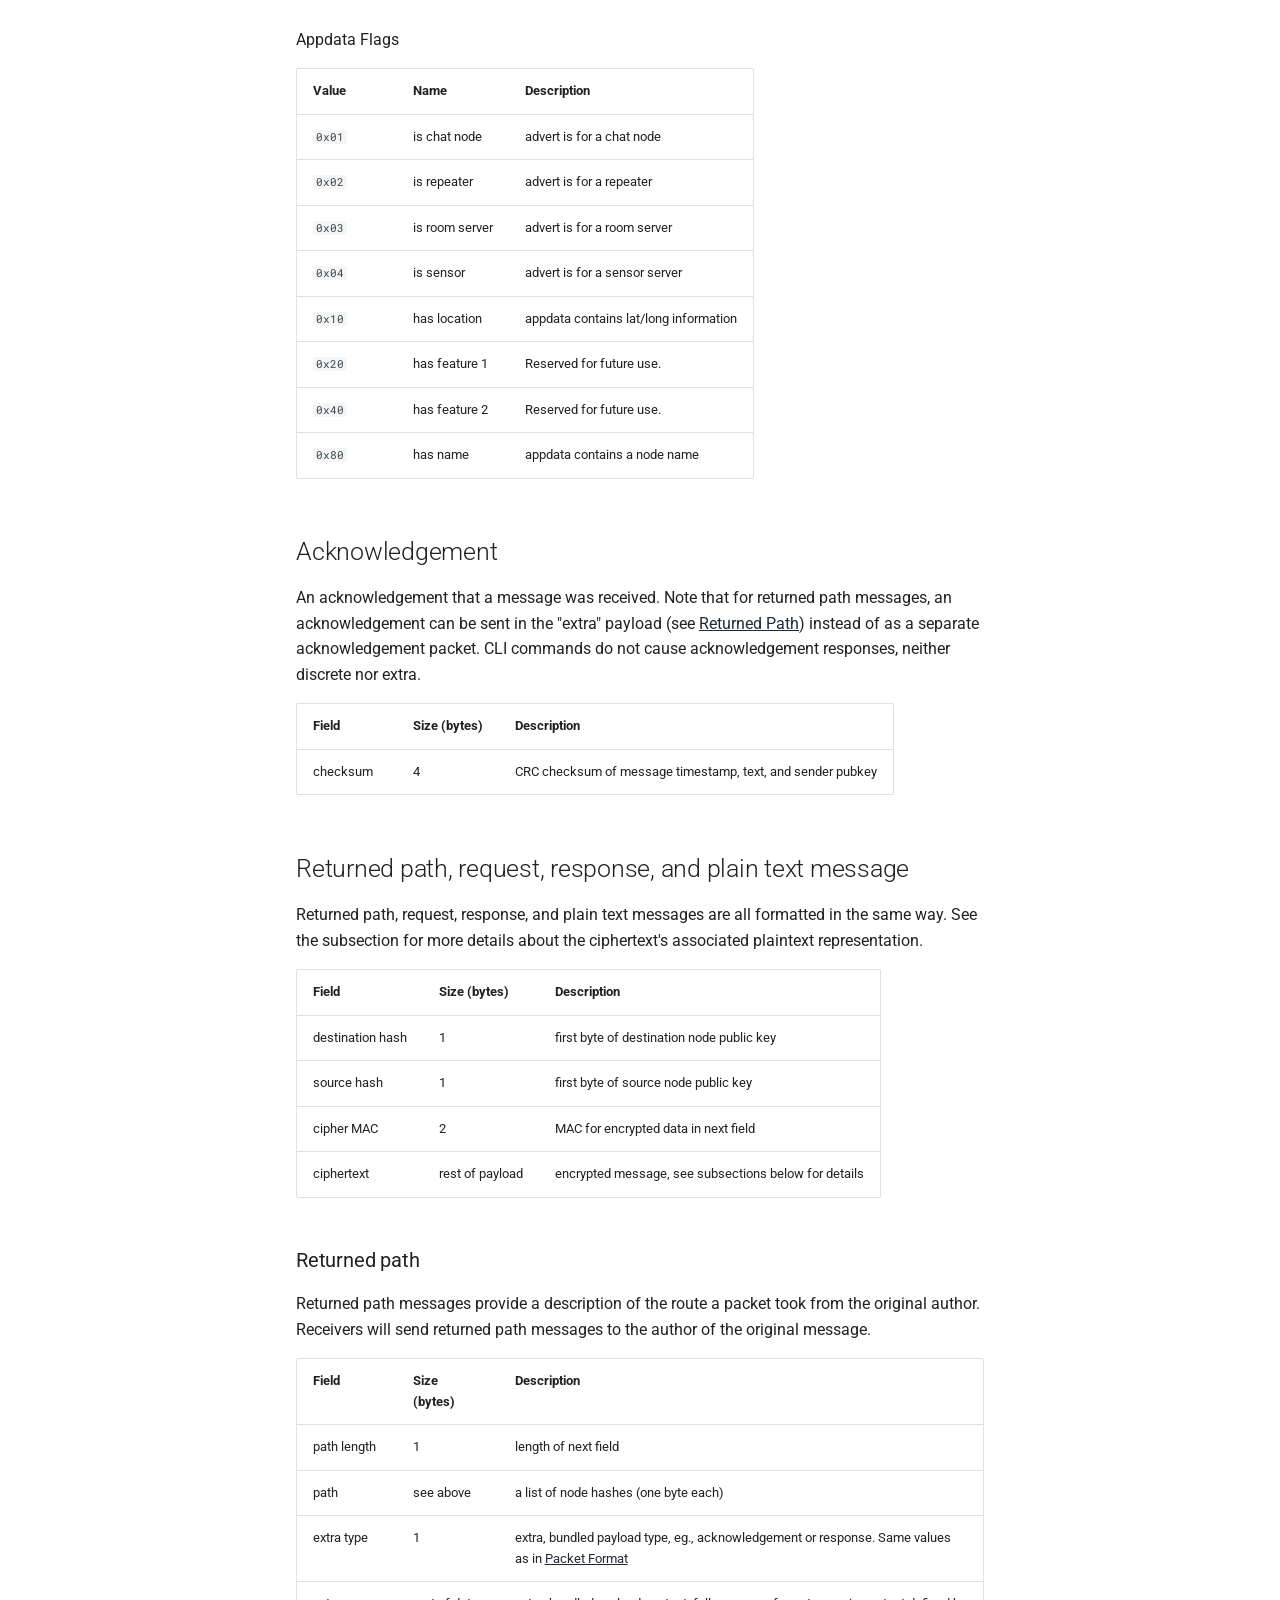
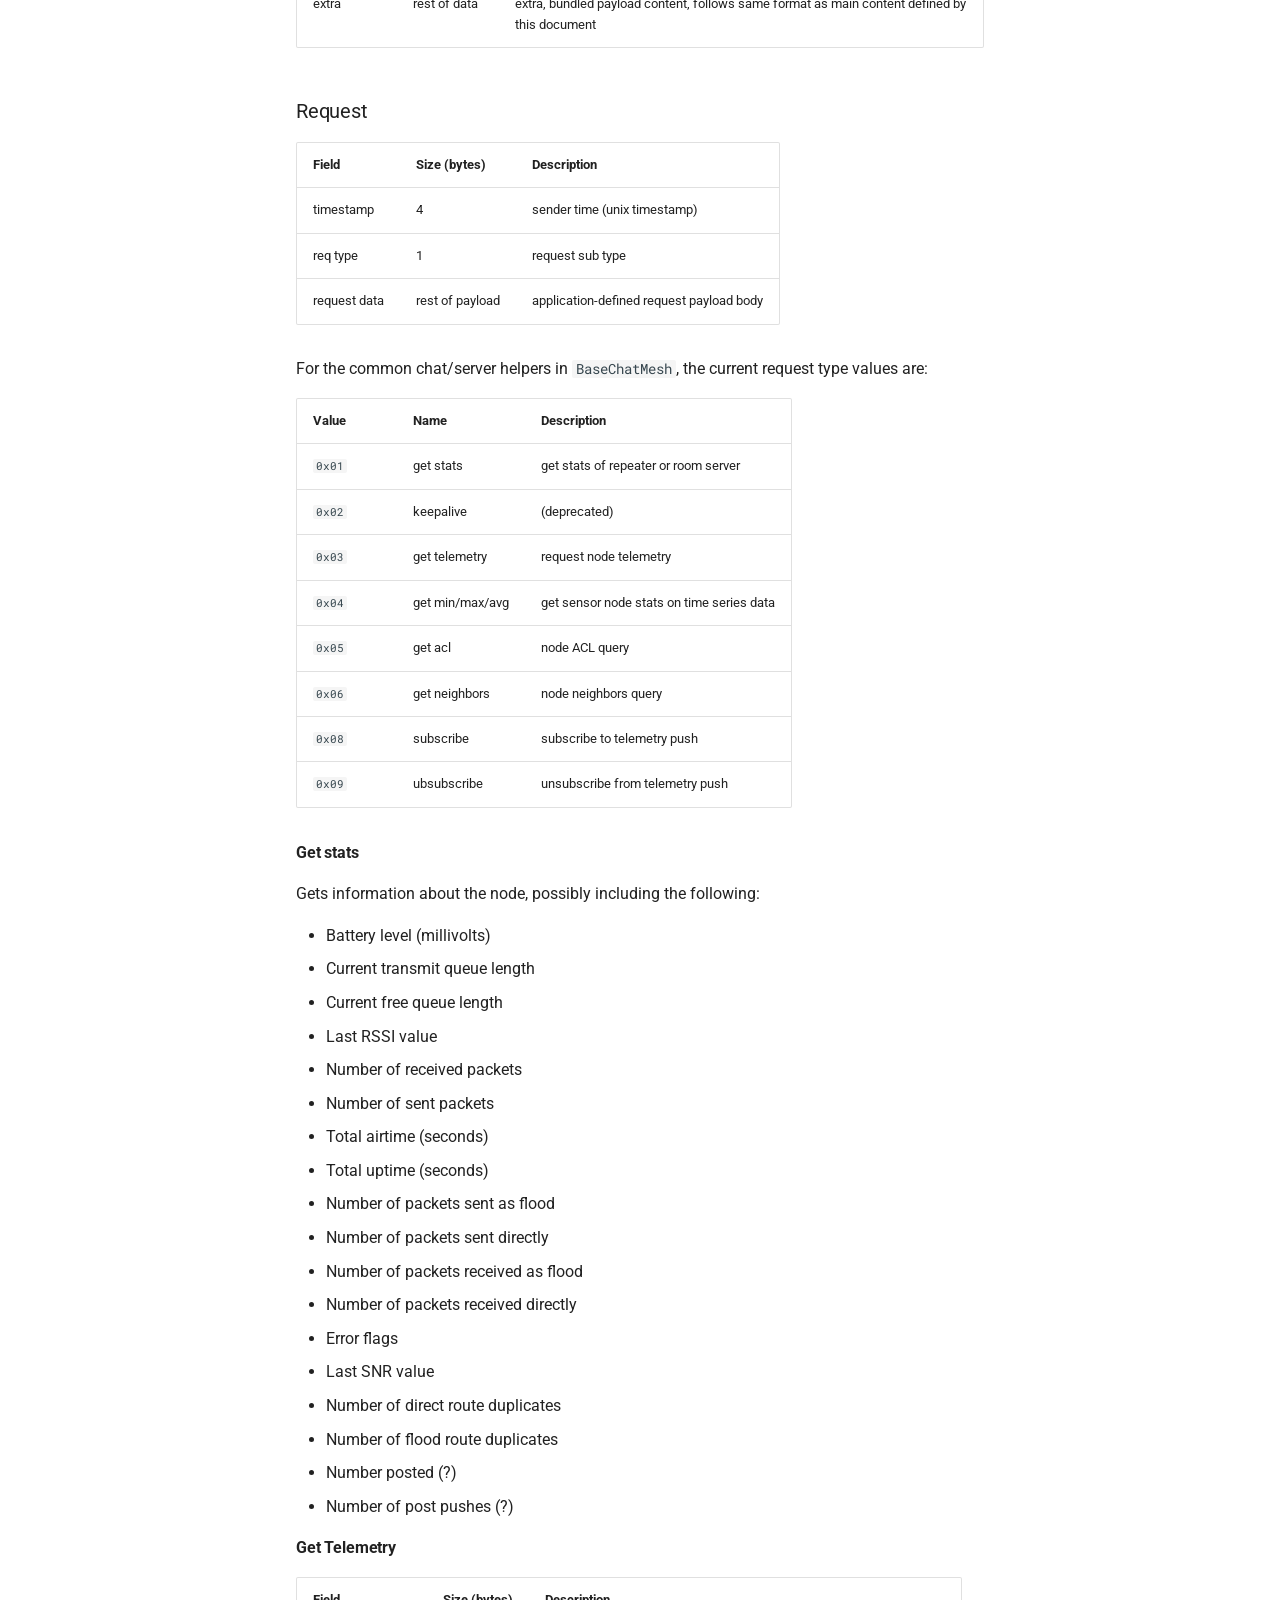
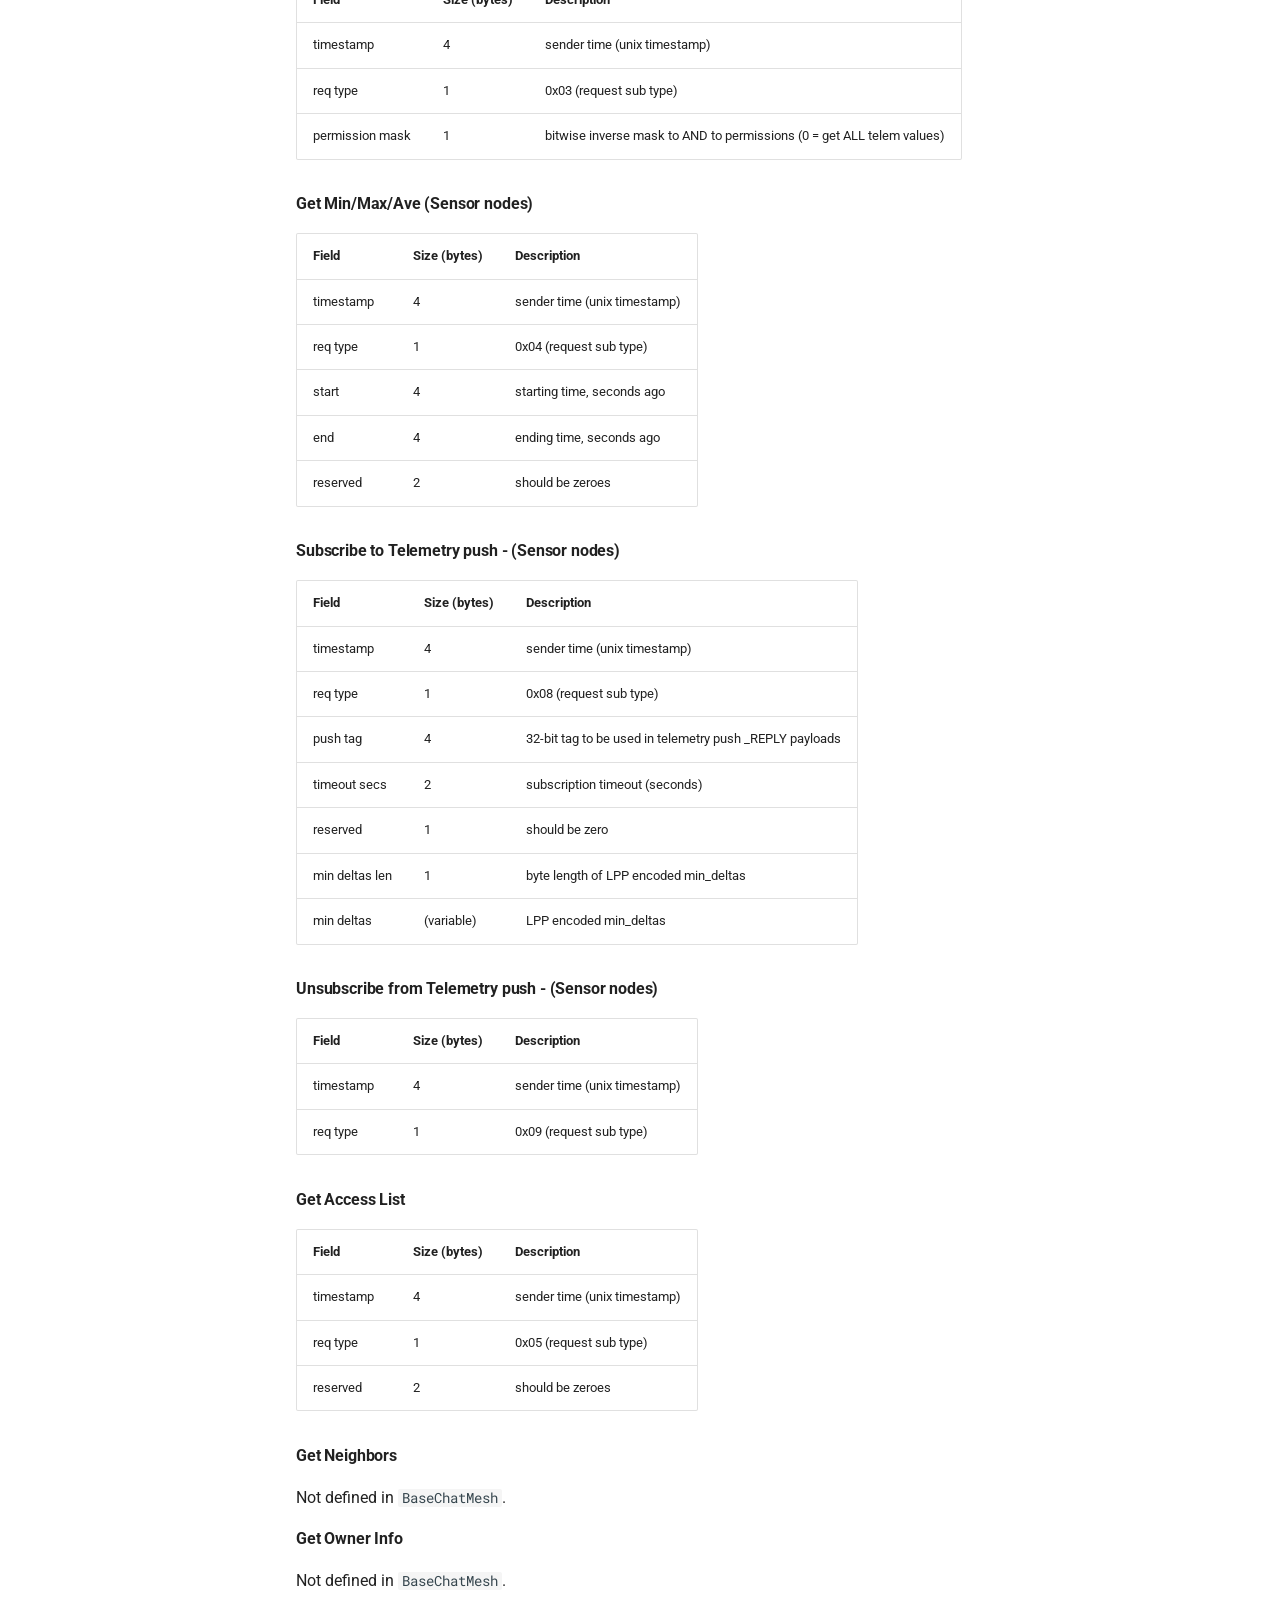
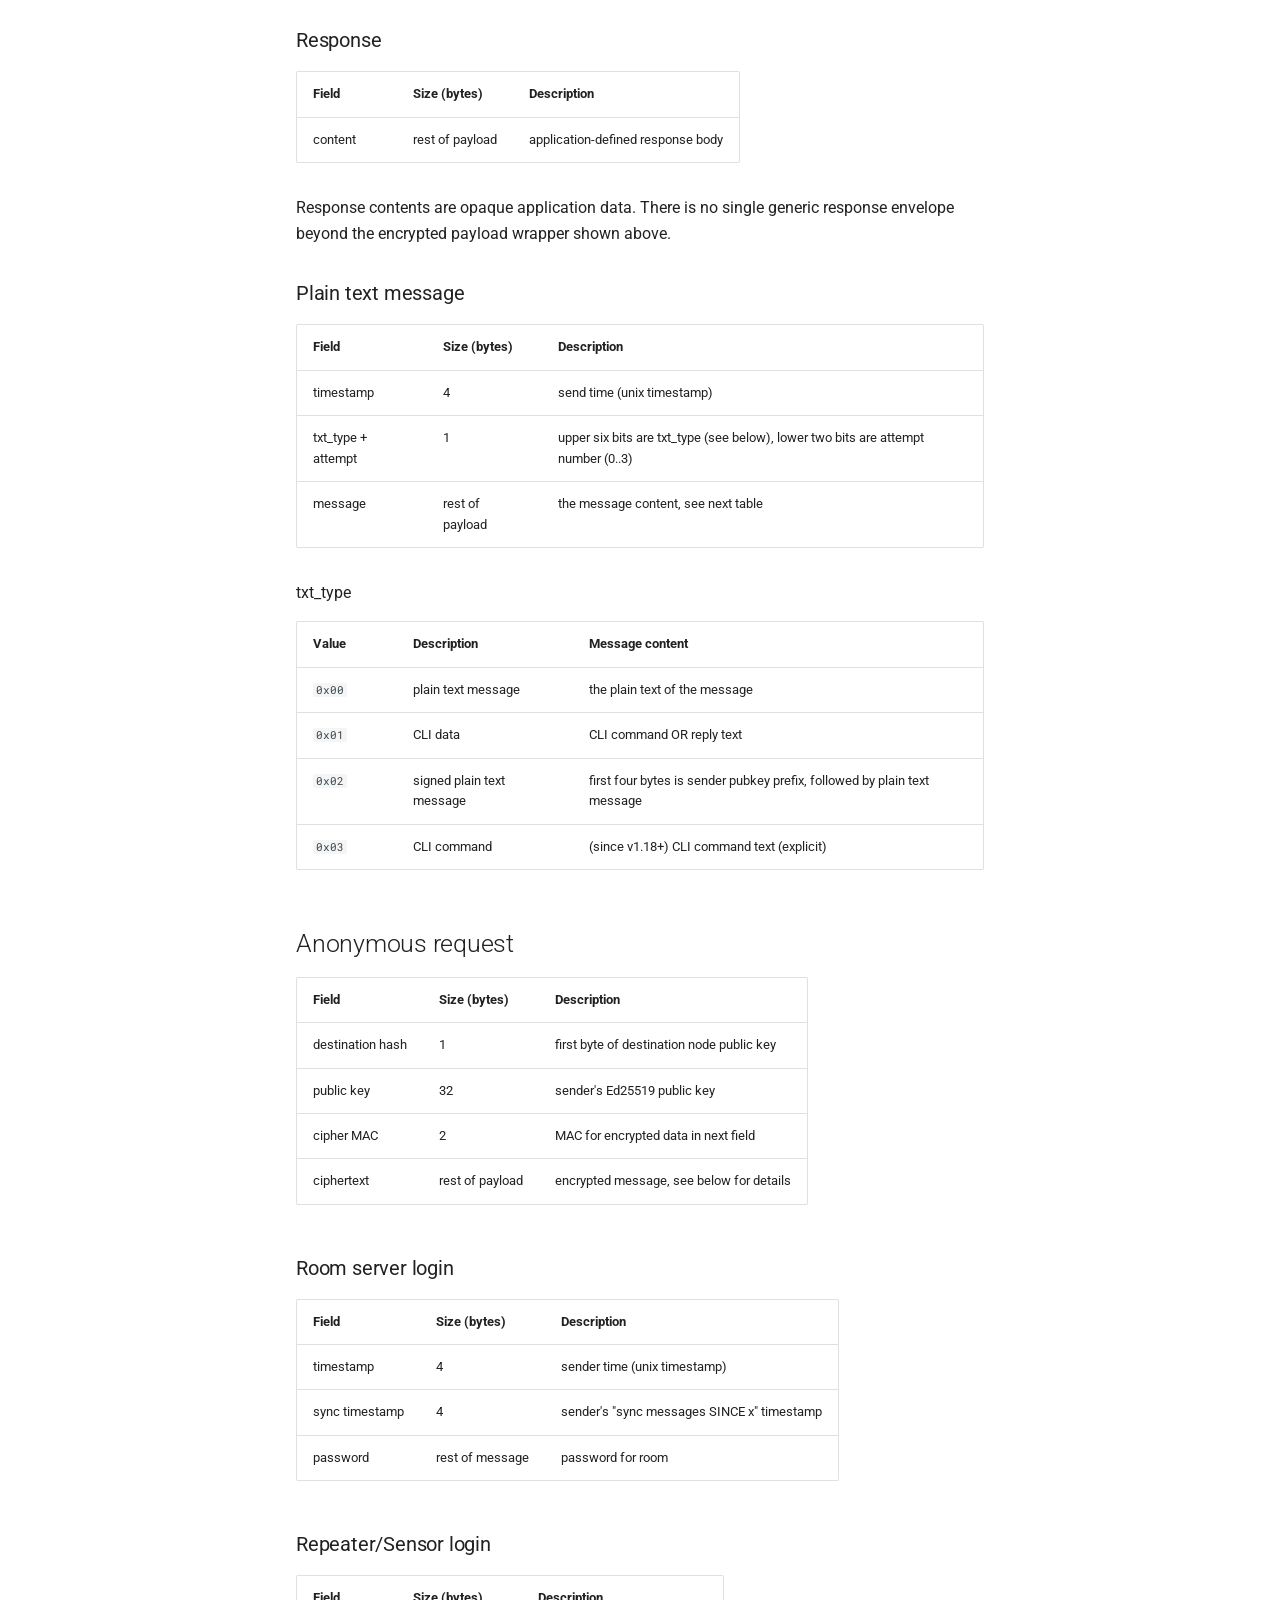
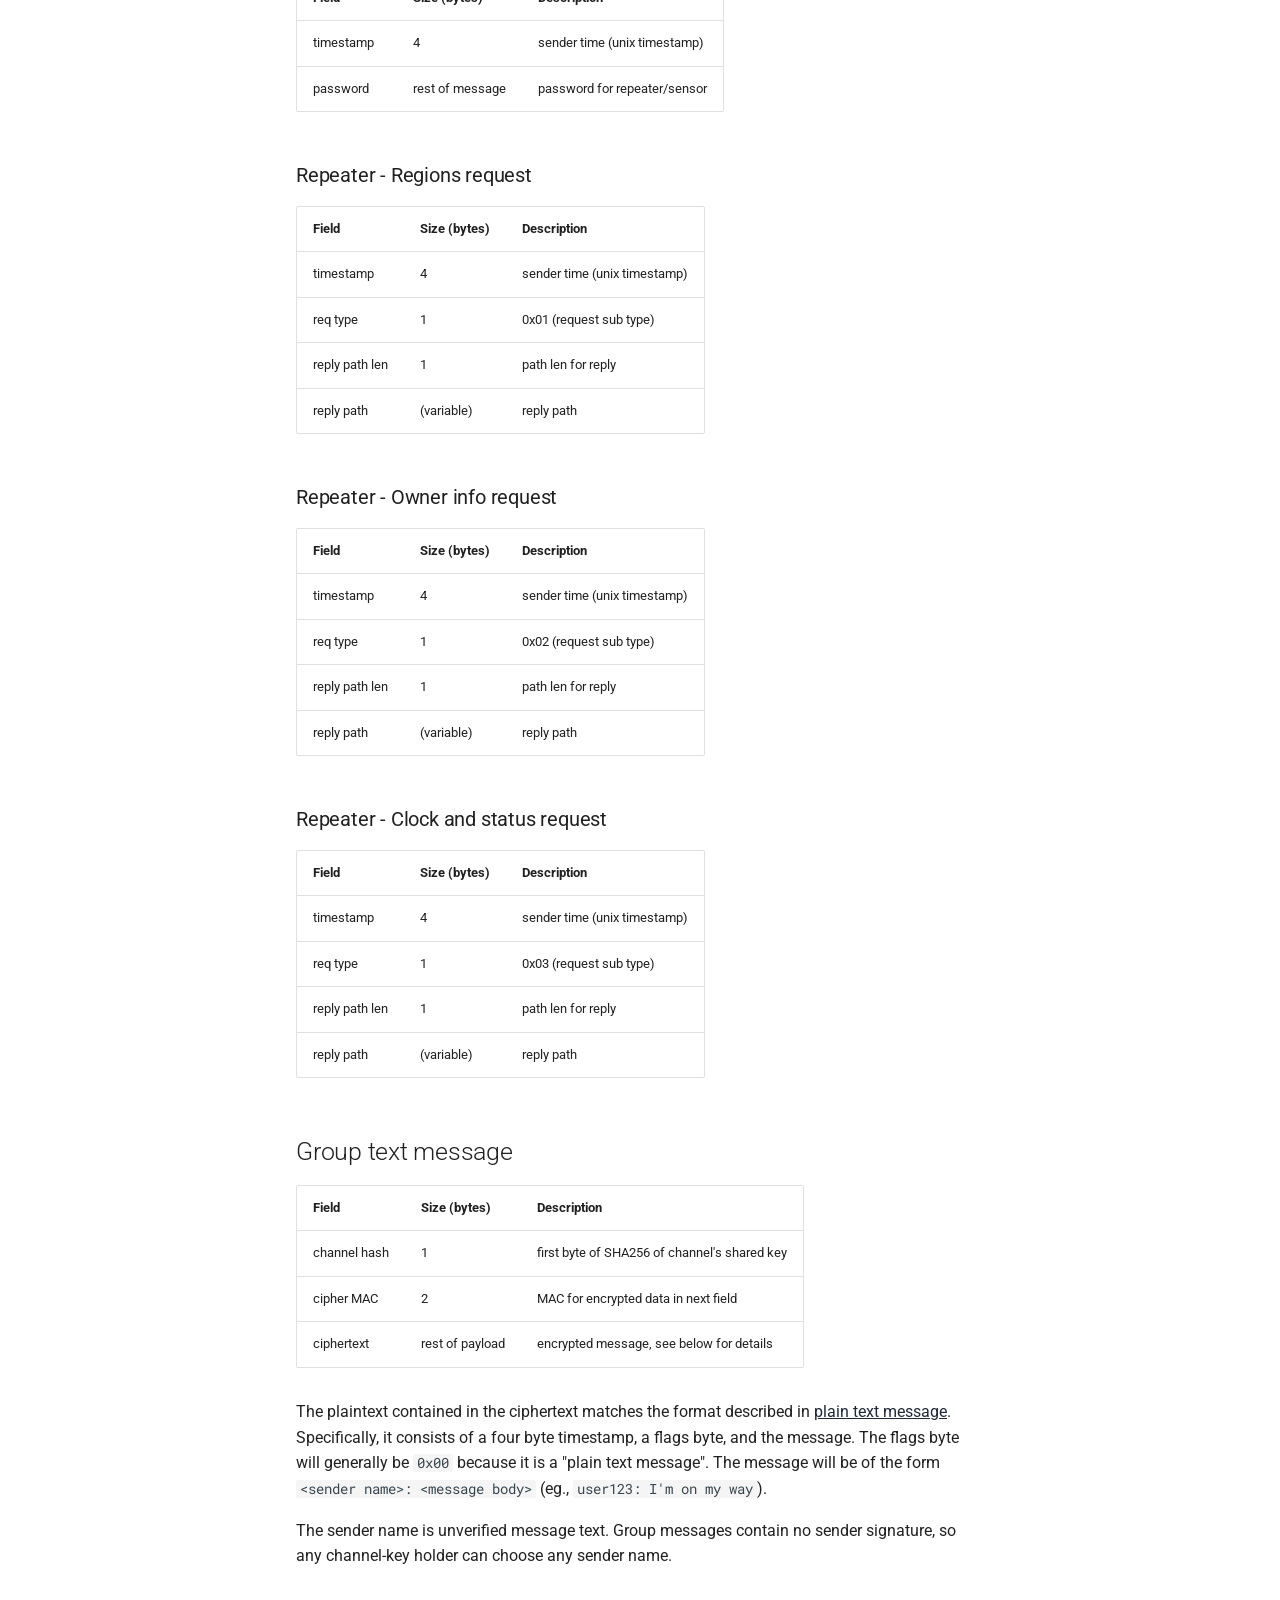
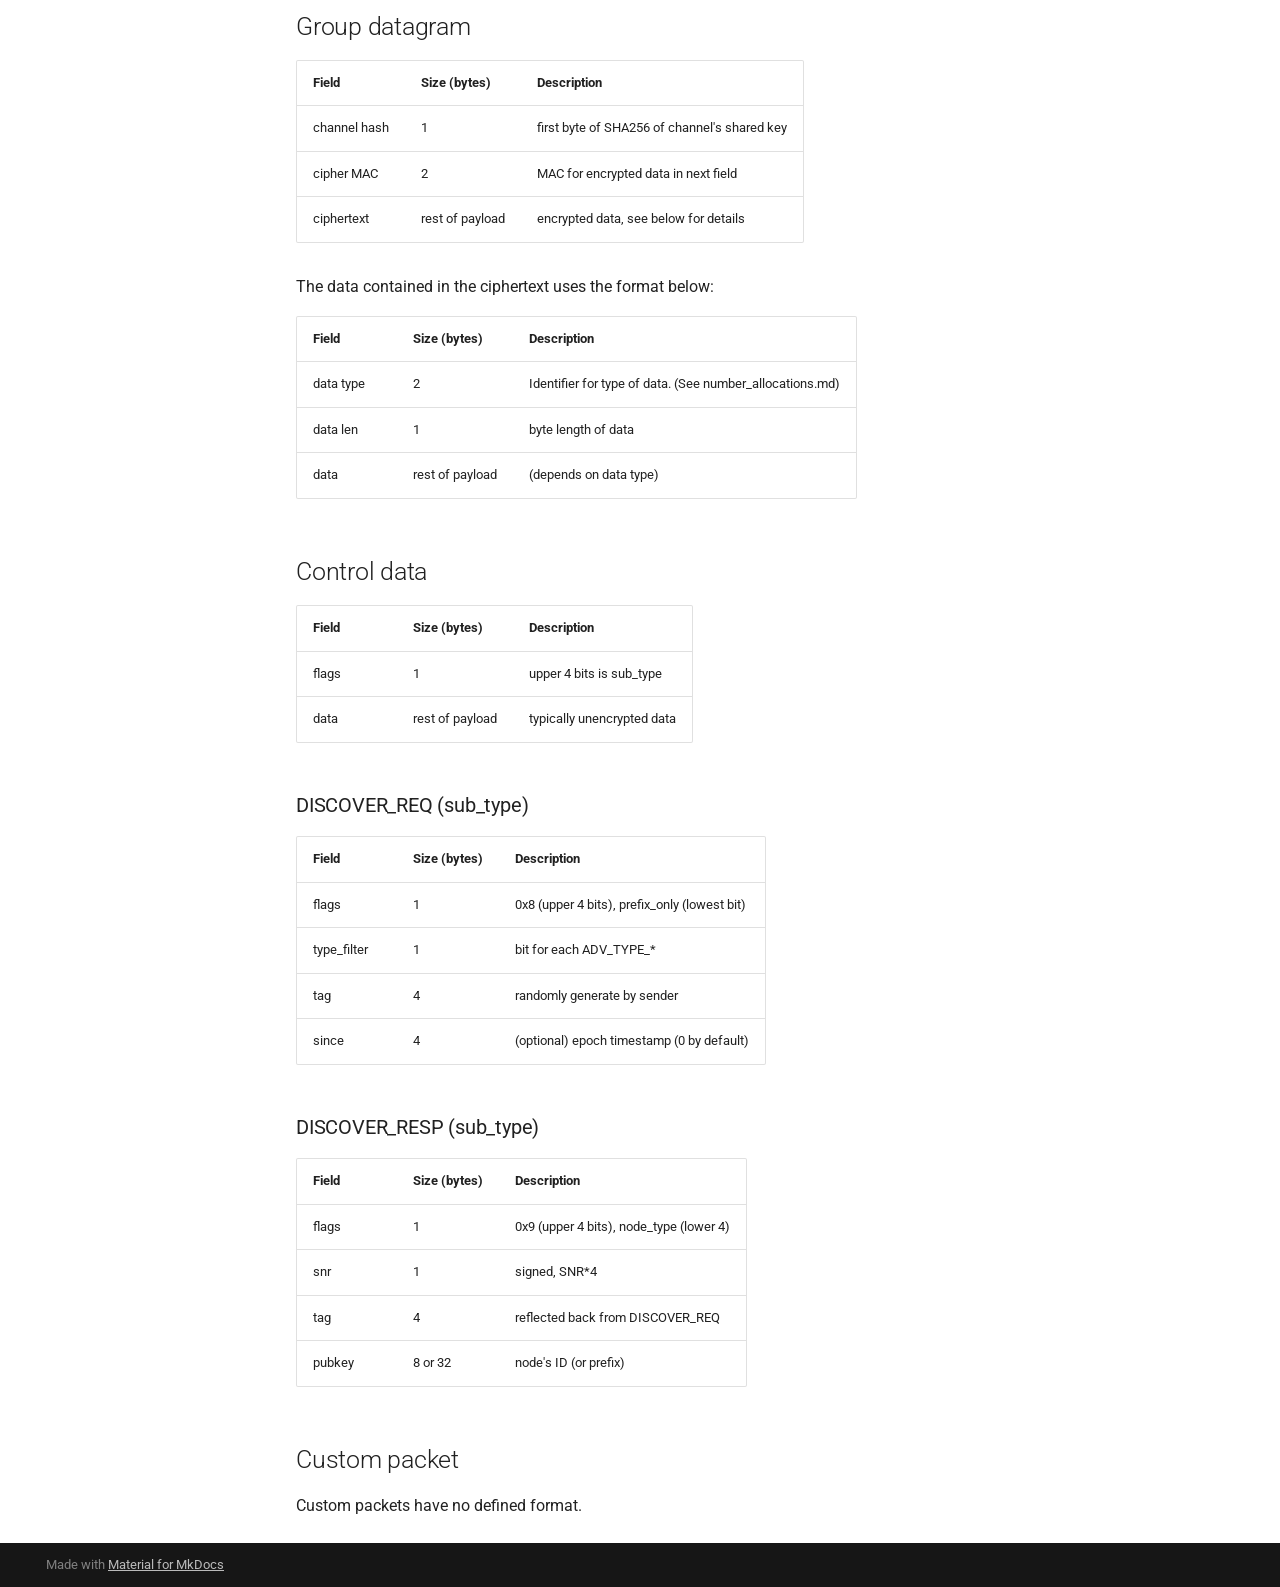
<file: payloads/index.html>
<!doctype html>
<html lang="en" class="no-js">
  <head>
    
      <meta charset="utf-8">
      <meta name="viewport" content="width=device-width,initial-scale=1">
      
        <meta name="description" content="Documentation for the open source MeshCore firmware">
      
      
      
        <link rel="canonical" href="https://meshcore-dev.github.io/meshcore/payloads/">
      
      
        <link rel="prev" href="../packet_format/">
      
      
        <link rel="next" href="../qr_codes/">
      
      
        
      
      
      <link rel="icon" href="../assets/images/favicon.png">
      <meta name="generator" content="mkdocs-1.6.1, mkdocs-material-9.7.7">
    
    
      
        <title>Payload Format - MeshCore Docs</title>
      
    
    
      <link rel="stylesheet" href="../assets/stylesheets/main.ec1eaa64.min.css">
      
      


    
    
      
    
    
      
        
        
        <link rel="preconnect" href="https://fonts.gstatic.com" crossorigin>
        <link rel="stylesheet" href="https://fonts.googleapis.com/css?family=Roboto:300,300i,400,400i,700,700i%7CRoboto+Mono:400,400i,700,700i&display=fallback">
        <style>:root{--md-text-font:"Roboto";--md-code-font:"Roboto Mono"}</style>
      
    
    
      <link rel="stylesheet" href="../_stylesheets/extra.css">
    
    <script>__md_scope=new URL("..",location),__md_hash=e=>[...e].reduce(((e,_)=>(e<<5)-e+_.charCodeAt(0)),0),__md_get=(e,_=localStorage,t=__md_scope)=>JSON.parse(_.getItem(t.pathname+"."+e)),__md_set=(e,_,t=localStorage,a=__md_scope)=>{try{t.setItem(a.pathname+"."+e,JSON.stringify(_))}catch(e){}}</script>
    
      

    
    
  </head>
  
  
    <body dir="ltr">
  
    
    <input class="md-toggle" data-md-toggle="drawer" type="checkbox" id="__drawer" autocomplete="off">
    <input class="md-toggle" data-md-toggle="search" type="checkbox" id="__search" autocomplete="off">
    <label class="md-overlay" for="__drawer"></label>
    <div data-md-component="skip">
      
        
        <a href="#payload-format" class="md-skip">
          Skip to content
        </a>
      
    </div>
    <div data-md-component="announce">
      
    </div>
    
    
      

  

<header class="md-header md-header--shadow" data-md-component="header">
  <nav class="md-header__inner md-grid" aria-label="Header">
    <a href=".." title="MeshCore Docs" class="md-header__button md-logo" aria-label="MeshCore Docs" data-md-component="logo">
      
  <img src="../_assets/meshcore.svg" alt="logo">

    </a>
    <label class="md-header__button md-icon" for="__drawer">
      
      <svg xmlns="http://www.w3.org/2000/svg" viewBox="0 0 24 24"><path d="M3 6h18v2H3zm0 5h18v2H3zm0 5h18v2H3z"/></svg>
    </label>
    <div class="md-header__title" data-md-component="header-title">
      <div class="md-header__ellipsis">
        <div class="md-header__topic">
          <span class="md-ellipsis">
            MeshCore Docs
          </span>
        </div>
        <div class="md-header__topic" data-md-component="header-topic">
          <span class="md-ellipsis">
            
              Payload Format
            
          </span>
        </div>
      </div>
    </div>
    
    
      <script>var palette=__md_get("__palette");if(palette&&palette.color){if("(prefers-color-scheme)"===palette.color.media){var media=matchMedia("(prefers-color-scheme: light)"),input=document.querySelector(media.matches?"[data-md-color-media='(prefers-color-scheme: light)']":"[data-md-color-media='(prefers-color-scheme: dark)']");palette.color.media=input.getAttribute("data-md-color-media"),palette.color.scheme=input.getAttribute("data-md-color-scheme"),palette.color.primary=input.getAttribute("data-md-color-primary"),palette.color.accent=input.getAttribute("data-md-color-accent")}for(var[key,value]of Object.entries(palette.color))document.body.setAttribute("data-md-color-"+key,value)}</script>
    
    
    
      
      
        <label class="md-header__button md-icon" for="__search">
          
          <svg xmlns="http://www.w3.org/2000/svg" viewBox="0 0 24 24"><path d="M9.5 3A6.5 6.5 0 0 1 16 9.5c0 1.61-.59 3.09-1.56 4.23l.27.27h.79l5 5-1.5 1.5-5-5v-.79l-.27-.27A6.52 6.52 0 0 1 9.5 16 6.5 6.5 0 0 1 3 9.5 6.5 6.5 0 0 1 9.5 3m0 2C7 5 5 7 5 9.5S7 14 9.5 14 14 12 14 9.5 12 5 9.5 5"/></svg>
        </label>
        <div class="md-search" data-md-component="search" role="dialog">
  <label class="md-search__overlay" for="__search"></label>
  <div class="md-search__inner" role="search">
    <form class="md-search__form" name="search">
      <input type="text" class="md-search__input" name="query" aria-label="Search" placeholder="Search" autocapitalize="off" autocorrect="off" autocomplete="off" spellcheck="false" data-md-component="search-query" required>
      <label class="md-search__icon md-icon" for="__search">
        
        <svg xmlns="http://www.w3.org/2000/svg" viewBox="0 0 24 24"><path d="M9.5 3A6.5 6.5 0 0 1 16 9.5c0 1.61-.59 3.09-1.56 4.23l.27.27h.79l5 5-1.5 1.5-5-5v-.79l-.27-.27A6.52 6.52 0 0 1 9.5 16 6.5 6.5 0 0 1 3 9.5 6.5 6.5 0 0 1 9.5 3m0 2C7 5 5 7 5 9.5S7 14 9.5 14 14 12 14 9.5 12 5 9.5 5"/></svg>
        
        <svg xmlns="http://www.w3.org/2000/svg" viewBox="0 0 24 24"><path d="M20 11v2H8l5.5 5.5-1.42 1.42L4.16 12l7.92-7.92L13.5 5.5 8 11z"/></svg>
      </label>
      <nav class="md-search__options" aria-label="Search">
        
        <button type="reset" class="md-search__icon md-icon" title="Clear" aria-label="Clear" tabindex="-1">
          
          <svg xmlns="http://www.w3.org/2000/svg" viewBox="0 0 24 24"><path d="M19 6.41 17.59 5 12 10.59 6.41 5 5 6.41 10.59 12 5 17.59 6.41 19 12 13.41 17.59 19 19 17.59 13.41 12z"/></svg>
        </button>
      </nav>
      
        <div class="md-search__suggest" data-md-component="search-suggest"></div>
      
    </form>
    <div class="md-search__output">
      <div class="md-search__scrollwrap" tabindex="0" data-md-scrollfix>
        <div class="md-search-result" data-md-component="search-result">
          <div class="md-search-result__meta">
            Initializing search
          </div>
          <ol class="md-search-result__list" role="presentation"></ol>
        </div>
      </div>
    </div>
  </div>
</div>
      
    
    
      <div class="md-header__source">
        <a href="https://github.com/meshcore-dev/meshcore/" title="Go to repository" class="md-source" data-md-component="source">
  <div class="md-source__icon md-icon">
    
    <svg xmlns="http://www.w3.org/2000/svg" viewBox="0 0 448 512"><!--! Font Awesome Free 7.1.0 by @fontawesome - https://fontawesome.com License - https://fontawesome.com/license/free (Icons: CC BY 4.0, Fonts: SIL OFL 1.1, Code: MIT License) Copyright 2025 Fonticons, Inc.--><path d="M439.6 236.1 244 40.5c-5.4-5.5-12.8-8.5-20.4-8.5s-15 3-20.4 8.4L162.5 81l51.5 51.5c27.1-9.1 52.7 16.8 43.4 43.7l49.7 49.7c34.2-11.8 61.2 31 35.5 56.7-26.5 26.5-70.2-2.9-56-37.3L240.3 199v121.9c25.3 12.5 22.3 41.8 9.1 55-6.4 6.4-15.2 10.1-24.3 10.1s-17.8-3.6-24.3-10.1c-17.6-17.6-11.1-46.9 11.2-56v-123c-20.8-8.5-24.6-30.7-18.6-45L142.6 101 8.5 235.1C3 240.6 0 247.9 0 255.5s3 15 8.5 20.4l195.6 195.7c5.4 5.4 12.7 8.4 20.4 8.4s15-3 20.4-8.4l194.7-194.7c5.4-5.4 8.4-12.8 8.4-20.4s-3-15-8.4-20.4"/></svg>
  </div>
  <div class="md-source__repository">
    meshcore-dev/meshcore
  </div>
</a>
      </div>
    
  </nav>
  
</header>
    
    <div class="md-container" data-md-component="container">
      
      
        
          
        
      
      <main class="md-main" data-md-component="main">
        <div class="md-main__inner md-grid">
          
            
              
              <div class="md-sidebar md-sidebar--primary" data-md-component="sidebar" data-md-type="navigation" >
                <div class="md-sidebar__scrollwrap">
                  <div class="md-sidebar__inner">
                    



<nav class="md-nav md-nav--primary" aria-label="Navigation" data-md-level="0">
  <label class="md-nav__title" for="__drawer">
    <a href=".." title="MeshCore Docs" class="md-nav__button md-logo" aria-label="MeshCore Docs" data-md-component="logo">
      
  <img src="../_assets/meshcore.svg" alt="logo">

    </a>
    MeshCore Docs
  </label>
  
    <div class="md-nav__source">
      <a href="https://github.com/meshcore-dev/meshcore/" title="Go to repository" class="md-source" data-md-component="source">
  <div class="md-source__icon md-icon">
    
    <svg xmlns="http://www.w3.org/2000/svg" viewBox="0 0 448 512"><!--! Font Awesome Free 7.1.0 by @fontawesome - https://fontawesome.com License - https://fontawesome.com/license/free (Icons: CC BY 4.0, Fonts: SIL OFL 1.1, Code: MIT License) Copyright 2025 Fonticons, Inc.--><path d="M439.6 236.1 244 40.5c-5.4-5.5-12.8-8.5-20.4-8.5s-15 3-20.4 8.4L162.5 81l51.5 51.5c27.1-9.1 52.7 16.8 43.4 43.7l49.7 49.7c34.2-11.8 61.2 31 35.5 56.7-26.5 26.5-70.2-2.9-56-37.3L240.3 199v121.9c25.3 12.5 22.3 41.8 9.1 55-6.4 6.4-15.2 10.1-24.3 10.1s-17.8-3.6-24.3-10.1c-17.6-17.6-11.1-46.9 11.2-56v-123c-20.8-8.5-24.6-30.7-18.6-45L142.6 101 8.5 235.1C3 240.6 0 247.9 0 255.5s3 15 8.5 20.4l195.6 195.7c5.4 5.4 12.7 8.4 20.4 8.4s15-3 20.4-8.4l194.7-194.7c5.4-5.4 8.4-12.8 8.4-20.4s-3-15-8.4-20.4"/></svg>
  </div>
  <div class="md-source__repository">
    meshcore-dev/meshcore
  </div>
</a>
    </div>
  
  <ul class="md-nav__list" data-md-scrollfix>
    
      
      
  
  
  
  
    <li class="md-nav__item">
      <a href=".." class="md-nav__link">
        
  
  
  <span class="md-ellipsis">
    
  
    Introduction
  

    
  </span>
  
  

      </a>
    </li>
  

    
      
      
  
  
  
  
    <li class="md-nav__item">
      <a href="../cli_commands/" class="md-nav__link">
        
  
  
  <span class="md-ellipsis">
    
  
    CLI Commands
  

    
  </span>
  
  

      </a>
    </li>
  

    
      
      
  
  
  
  
    <li class="md-nav__item">
      <a href="../companion_protocol/" class="md-nav__link">
        
  
  
  <span class="md-ellipsis">
    
  
    Companion Protocol
  

    
  </span>
  
  

      </a>
    </li>
  

    
      
      
  
  
  
  
    <li class="md-nav__item">
      <a href="../docs/" class="md-nav__link">
        
  
  
  <span class="md-ellipsis">
    
  
    Local Documentation
  

    
  </span>
  
  

      </a>
    </li>
  

    
      
      
  
  
  
  
    <li class="md-nav__item">
      <a href="../faq/" class="md-nav__link">
        
  
  
  <span class="md-ellipsis">
    
  
    Frequently Asked Questions
  

    
  </span>
  
  

      </a>
    </li>
  

    
      
      
  
  
  
  
    <li class="md-nav__item">
      <a href="../kiss_modem_protocol/" class="md-nav__link">
        
  
  
  <span class="md-ellipsis">
    
  
    MeshCore KISS Modem Protocol
  

    
  </span>
  
  

      </a>
    </li>
  

    
      
      
  
  
  
  
    <li class="md-nav__item">
      <a href="../nrf52_power_management/" class="md-nav__link">
        
  
  
  <span class="md-ellipsis">
    
  
    nRF52 Power Management
  

    
  </span>
  
  

      </a>
    </li>
  

    
      
      
  
  
  
  
    <li class="md-nav__item">
      <a href="../number_allocations/" class="md-nav__link">
        
  
  
  <span class="md-ellipsis">
    
  
    Number Allocations
  

    
  </span>
  
  

      </a>
    </li>
  

    
      
      
  
  
  
  
    <li class="md-nav__item">
      <a href="../packet_format/" class="md-nav__link">
        
  
  
  <span class="md-ellipsis">
    
  
    Packet Format
  

    
  </span>
  
  

      </a>
    </li>
  

    
      
      
  
  
    
  
  
  
    <li class="md-nav__item md-nav__item--active">
      
      <input class="md-nav__toggle md-toggle" type="checkbox" id="__toc">
      
      
        
      
      
        <label class="md-nav__link md-nav__link--active" for="__toc">
          
  
  
  <span class="md-ellipsis">
    
  
    Payload Format
  

    
  </span>
  
  

          <span class="md-nav__icon md-icon"></span>
        </label>
      
      <a href="./" class="md-nav__link md-nav__link--active">
        
  
  
  <span class="md-ellipsis">
    
  
    Payload Format
  

    
  </span>
  
  

      </a>
      
        

<nav class="md-nav md-nav--secondary" aria-label="Table of contents">
  
  
  
    
  
  
    <label class="md-nav__title" for="__toc">
      <span class="md-nav__icon md-icon"></span>
      Table of contents
    </label>
    <ul class="md-nav__list" data-md-component="toc" data-md-scrollfix>
      
        <li class="md-nav__item">
  <a href="#important-concepts" class="md-nav__link">
    <span class="md-ellipsis">
      
        Important concepts:
      
    </span>
  </a>
  
</li>
      
        <li class="md-nav__item">
  <a href="#node-advertisement" class="md-nav__link">
    <span class="md-ellipsis">
      
        Node advertisement
      
    </span>
  </a>
  
</li>
      
        <li class="md-nav__item">
  <a href="#acknowledgement" class="md-nav__link">
    <span class="md-ellipsis">
      
        Acknowledgement
      
    </span>
  </a>
  
</li>
      
        <li class="md-nav__item">
  <a href="#returned-path-request-response-and-plain-text-message" class="md-nav__link">
    <span class="md-ellipsis">
      
        Returned path, request, response, and plain text message
      
    </span>
  </a>
  
    <nav class="md-nav" aria-label="Returned path, request, response, and plain text message">
      <ul class="md-nav__list">
        
          <li class="md-nav__item">
  <a href="#returned-path" class="md-nav__link">
    <span class="md-ellipsis">
      
        Returned path
      
    </span>
  </a>
  
</li>
        
          <li class="md-nav__item">
  <a href="#request" class="md-nav__link">
    <span class="md-ellipsis">
      
        Request
      
    </span>
  </a>
  
    <nav class="md-nav" aria-label="Request">
      <ul class="md-nav__list">
        
          <li class="md-nav__item">
  <a href="#get-stats" class="md-nav__link">
    <span class="md-ellipsis">
      
        Get stats
      
    </span>
  </a>
  
</li>
        
          <li class="md-nav__item">
  <a href="#get-telemetry" class="md-nav__link">
    <span class="md-ellipsis">
      
        Get Telemetry
      
    </span>
  </a>
  
</li>
        
          <li class="md-nav__item">
  <a href="#get-minmaxave-sensor-nodes" class="md-nav__link">
    <span class="md-ellipsis">
      
        Get Min/Max/Ave (Sensor nodes)
      
    </span>
  </a>
  
</li>
        
          <li class="md-nav__item">
  <a href="#subscribe-to-telemetry-push-sensor-nodes" class="md-nav__link">
    <span class="md-ellipsis">
      
        Subscribe to Telemetry push - (Sensor nodes)
      
    </span>
  </a>
  
</li>
        
          <li class="md-nav__item">
  <a href="#unsubscribe-from-telemetry-push-sensor-nodes" class="md-nav__link">
    <span class="md-ellipsis">
      
        Unsubscribe from Telemetry push - (Sensor nodes)
      
    </span>
  </a>
  
</li>
        
          <li class="md-nav__item">
  <a href="#get-access-list" class="md-nav__link">
    <span class="md-ellipsis">
      
        Get Access List
      
    </span>
  </a>
  
</li>
        
          <li class="md-nav__item">
  <a href="#get-neighbors" class="md-nav__link">
    <span class="md-ellipsis">
      
        Get Neighbors
      
    </span>
  </a>
  
</li>
        
          <li class="md-nav__item">
  <a href="#get-owner-info" class="md-nav__link">
    <span class="md-ellipsis">
      
        Get Owner Info
      
    </span>
  </a>
  
</li>
        
      </ul>
    </nav>
  
</li>
        
          <li class="md-nav__item">
  <a href="#response" class="md-nav__link">
    <span class="md-ellipsis">
      
        Response
      
    </span>
  </a>
  
</li>
        
          <li class="md-nav__item">
  <a href="#plain-text-message" class="md-nav__link">
    <span class="md-ellipsis">
      
        Plain text message
      
    </span>
  </a>
  
</li>
        
      </ul>
    </nav>
  
</li>
      
        <li class="md-nav__item">
  <a href="#anonymous-request" class="md-nav__link">
    <span class="md-ellipsis">
      
        Anonymous request
      
    </span>
  </a>
  
    <nav class="md-nav" aria-label="Anonymous request">
      <ul class="md-nav__list">
        
          <li class="md-nav__item">
  <a href="#room-server-login" class="md-nav__link">
    <span class="md-ellipsis">
      
        Room server login
      
    </span>
  </a>
  
</li>
        
          <li class="md-nav__item">
  <a href="#repeatersensor-login" class="md-nav__link">
    <span class="md-ellipsis">
      
        Repeater/Sensor login
      
    </span>
  </a>
  
</li>
        
          <li class="md-nav__item">
  <a href="#repeater-regions-request" class="md-nav__link">
    <span class="md-ellipsis">
      
        Repeater - Regions request
      
    </span>
  </a>
  
</li>
        
          <li class="md-nav__item">
  <a href="#repeater-owner-info-request" class="md-nav__link">
    <span class="md-ellipsis">
      
        Repeater - Owner info request
      
    </span>
  </a>
  
</li>
        
          <li class="md-nav__item">
  <a href="#repeater-clock-and-status-request" class="md-nav__link">
    <span class="md-ellipsis">
      
        Repeater - Clock and status request
      
    </span>
  </a>
  
</li>
        
      </ul>
    </nav>
  
</li>
      
        <li class="md-nav__item">
  <a href="#group-text-message" class="md-nav__link">
    <span class="md-ellipsis">
      
        Group text message
      
    </span>
  </a>
  
</li>
      
        <li class="md-nav__item">
  <a href="#group-datagram" class="md-nav__link">
    <span class="md-ellipsis">
      
        Group datagram
      
    </span>
  </a>
  
</li>
      
        <li class="md-nav__item">
  <a href="#control-data" class="md-nav__link">
    <span class="md-ellipsis">
      
        Control data
      
    </span>
  </a>
  
    <nav class="md-nav" aria-label="Control data">
      <ul class="md-nav__list">
        
          <li class="md-nav__item">
  <a href="#discover_req-sub_type" class="md-nav__link">
    <span class="md-ellipsis">
      
        DISCOVER_REQ (sub_type)
      
    </span>
  </a>
  
</li>
        
          <li class="md-nav__item">
  <a href="#discover_resp-sub_type" class="md-nav__link">
    <span class="md-ellipsis">
      
        DISCOVER_RESP (sub_type)
      
    </span>
  </a>
  
</li>
        
      </ul>
    </nav>
  
</li>
      
        <li class="md-nav__item">
  <a href="#custom-packet" class="md-nav__link">
    <span class="md-ellipsis">
      
        Custom packet
      
    </span>
  </a>
  
</li>
      
    </ul>
  
</nav>
      
    </li>
  

    
      
      
  
  
  
  
    <li class="md-nav__item">
      <a href="../qr_codes/" class="md-nav__link">
        
  
  
  <span class="md-ellipsis">
    
  
    QR Codes
  

    
  </span>
  
  

      </a>
    </li>
  

    
      
      
  
  
  
  
    <li class="md-nav__item">
      <a href="../radio_presets/" class="md-nav__link">
        
  
  
  <span class="md-ellipsis">
    
  
    Radio Presets
  

    
  </span>
  
  

      </a>
    </li>
  

    
      
      
  
  
  
  
    <li class="md-nav__item">
      <a href="../stats_binary_frames/" class="md-nav__link">
        
  
  
  <span class="md-ellipsis">
    
  
    Stats Binary Frame Structures
  

    
  </span>
  
  

      </a>
    </li>
  

    
      
      
  
  
  
  
    <li class="md-nav__item">
      <a href="../terminal_chat_cli/" class="md-nav__link">
        
  
  
  <span class="md-ellipsis">
    
  
    Terminal Chat CLI
  

    
  </span>
  
  

      </a>
    </li>
  

    
  </ul>
</nav>
                  </div>
                </div>
              </div>
            
            
              
              <div class="md-sidebar md-sidebar--secondary" data-md-component="sidebar" data-md-type="toc" >
                <div class="md-sidebar__scrollwrap">
                  <div class="md-sidebar__inner">
                    

<nav class="md-nav md-nav--secondary" aria-label="Table of contents">
  
  
  
    
  
  
    <label class="md-nav__title" for="__toc">
      <span class="md-nav__icon md-icon"></span>
      Table of contents
    </label>
    <ul class="md-nav__list" data-md-component="toc" data-md-scrollfix>
      
        <li class="md-nav__item">
  <a href="#important-concepts" class="md-nav__link">
    <span class="md-ellipsis">
      
        Important concepts:
      
    </span>
  </a>
  
</li>
      
        <li class="md-nav__item">
  <a href="#node-advertisement" class="md-nav__link">
    <span class="md-ellipsis">
      
        Node advertisement
      
    </span>
  </a>
  
</li>
      
        <li class="md-nav__item">
  <a href="#acknowledgement" class="md-nav__link">
    <span class="md-ellipsis">
      
        Acknowledgement
      
    </span>
  </a>
  
</li>
      
        <li class="md-nav__item">
  <a href="#returned-path-request-response-and-plain-text-message" class="md-nav__link">
    <span class="md-ellipsis">
      
        Returned path, request, response, and plain text message
      
    </span>
  </a>
  
    <nav class="md-nav" aria-label="Returned path, request, response, and plain text message">
      <ul class="md-nav__list">
        
          <li class="md-nav__item">
  <a href="#returned-path" class="md-nav__link">
    <span class="md-ellipsis">
      
        Returned path
      
    </span>
  </a>
  
</li>
        
          <li class="md-nav__item">
  <a href="#request" class="md-nav__link">
    <span class="md-ellipsis">
      
        Request
      
    </span>
  </a>
  
    <nav class="md-nav" aria-label="Request">
      <ul class="md-nav__list">
        
          <li class="md-nav__item">
  <a href="#get-stats" class="md-nav__link">
    <span class="md-ellipsis">
      
        Get stats
      
    </span>
  </a>
  
</li>
        
          <li class="md-nav__item">
  <a href="#get-telemetry" class="md-nav__link">
    <span class="md-ellipsis">
      
        Get Telemetry
      
    </span>
  </a>
  
</li>
        
          <li class="md-nav__item">
  <a href="#get-minmaxave-sensor-nodes" class="md-nav__link">
    <span class="md-ellipsis">
      
        Get Min/Max/Ave (Sensor nodes)
      
    </span>
  </a>
  
</li>
        
          <li class="md-nav__item">
  <a href="#subscribe-to-telemetry-push-sensor-nodes" class="md-nav__link">
    <span class="md-ellipsis">
      
        Subscribe to Telemetry push - (Sensor nodes)
      
    </span>
  </a>
  
</li>
        
          <li class="md-nav__item">
  <a href="#unsubscribe-from-telemetry-push-sensor-nodes" class="md-nav__link">
    <span class="md-ellipsis">
      
        Unsubscribe from Telemetry push - (Sensor nodes)
      
    </span>
  </a>
  
</li>
        
          <li class="md-nav__item">
  <a href="#get-access-list" class="md-nav__link">
    <span class="md-ellipsis">
      
        Get Access List
      
    </span>
  </a>
  
</li>
        
          <li class="md-nav__item">
  <a href="#get-neighbors" class="md-nav__link">
    <span class="md-ellipsis">
      
        Get Neighbors
      
    </span>
  </a>
  
</li>
        
          <li class="md-nav__item">
  <a href="#get-owner-info" class="md-nav__link">
    <span class="md-ellipsis">
      
        Get Owner Info
      
    </span>
  </a>
  
</li>
        
      </ul>
    </nav>
  
</li>
        
          <li class="md-nav__item">
  <a href="#response" class="md-nav__link">
    <span class="md-ellipsis">
      
        Response
      
    </span>
  </a>
  
</li>
        
          <li class="md-nav__item">
  <a href="#plain-text-message" class="md-nav__link">
    <span class="md-ellipsis">
      
        Plain text message
      
    </span>
  </a>
  
</li>
        
      </ul>
    </nav>
  
</li>
      
        <li class="md-nav__item">
  <a href="#anonymous-request" class="md-nav__link">
    <span class="md-ellipsis">
      
        Anonymous request
      
    </span>
  </a>
  
    <nav class="md-nav" aria-label="Anonymous request">
      <ul class="md-nav__list">
        
          <li class="md-nav__item">
  <a href="#room-server-login" class="md-nav__link">
    <span class="md-ellipsis">
      
        Room server login
      
    </span>
  </a>
  
</li>
        
          <li class="md-nav__item">
  <a href="#repeatersensor-login" class="md-nav__link">
    <span class="md-ellipsis">
      
        Repeater/Sensor login
      
    </span>
  </a>
  
</li>
        
          <li class="md-nav__item">
  <a href="#repeater-regions-request" class="md-nav__link">
    <span class="md-ellipsis">
      
        Repeater - Regions request
      
    </span>
  </a>
  
</li>
        
          <li class="md-nav__item">
  <a href="#repeater-owner-info-request" class="md-nav__link">
    <span class="md-ellipsis">
      
        Repeater - Owner info request
      
    </span>
  </a>
  
</li>
        
          <li class="md-nav__item">
  <a href="#repeater-clock-and-status-request" class="md-nav__link">
    <span class="md-ellipsis">
      
        Repeater - Clock and status request
      
    </span>
  </a>
  
</li>
        
      </ul>
    </nav>
  
</li>
      
        <li class="md-nav__item">
  <a href="#group-text-message" class="md-nav__link">
    <span class="md-ellipsis">
      
        Group text message
      
    </span>
  </a>
  
</li>
      
        <li class="md-nav__item">
  <a href="#group-datagram" class="md-nav__link">
    <span class="md-ellipsis">
      
        Group datagram
      
    </span>
  </a>
  
</li>
      
        <li class="md-nav__item">
  <a href="#control-data" class="md-nav__link">
    <span class="md-ellipsis">
      
        Control data
      
    </span>
  </a>
  
    <nav class="md-nav" aria-label="Control data">
      <ul class="md-nav__list">
        
          <li class="md-nav__item">
  <a href="#discover_req-sub_type" class="md-nav__link">
    <span class="md-ellipsis">
      
        DISCOVER_REQ (sub_type)
      
    </span>
  </a>
  
</li>
        
          <li class="md-nav__item">
  <a href="#discover_resp-sub_type" class="md-nav__link">
    <span class="md-ellipsis">
      
        DISCOVER_RESP (sub_type)
      
    </span>
  </a>
  
</li>
        
      </ul>
    </nav>
  
</li>
      
        <li class="md-nav__item">
  <a href="#custom-packet" class="md-nav__link">
    <span class="md-ellipsis">
      
        Custom packet
      
    </span>
  </a>
  
</li>
      
    </ul>
  
</nav>
                  </div>
                </div>
              </div>
            
          
          
            <div class="md-content" data-md-component="content">
              
              <article class="md-content__inner md-typeset">
                
                  


  
    <a href="https://github.com/meshcore-dev/meshcore/edit/main/docs/payloads.md" title="Edit this page" class="md-content__button md-icon" rel="edit">
      
      <svg xmlns="http://www.w3.org/2000/svg" viewBox="0 0 24 24"><path d="M10 20H6V4h7v5h5v3.1l2-2V8l-6-6H6c-1.1 0-2 .9-2 2v16c0 1.1.9 2 2 2h4zm10.2-7c.1 0 .3.1.4.2l1.3 1.3c.2.2.2.6 0 .8l-1 1-2.1-2.1 1-1c.1-.1.2-.2.4-.2m0 3.9L14.1 23H12v-2.1l6.1-6.1z"/></svg>
    </a>
  
  


<h1 id="payload-format">Payload Format</h1>
<p>Inside each <a href="../packet_format/">MeshCore Packet</a> is a payload, identified by the payload type in the packet header. The types of payloads are:</p>
<ul>
<li>Node advertisement.</li>
<li>Acknowledgment.</li>
<li>Returned path.</li>
<li>Request (destination/source hashes + MAC).</li>
<li>Response to REQ or ANON_REQ.</li>
<li>Plain text message.</li>
<li>Anonymous request.</li>
<li>Group text message (unverified).</li>
<li>Group datagram (unverified).</li>
<li>Multi-part packet</li>
<li>Control data packet</li>
<li>Custom packet (raw bytes, custom encryption).</li>
</ul>
<p>This document defines the structure of each of these payload types.</p>
<p>NOTE: all 16 and 32-bit integer fields are Little Endian.</p>
<h2 id="important-concepts">Important concepts:</h2>
<ul>
<li>Node hash: the first byte of the node's public key</li>
</ul>
<h2 id="node-advertisement">Node advertisement</h2>
<p>This kind of payload notifies receivers that a node exists, and gives information about the node</p>
<table>
<thead>
<tr>
<th>Field</th>
<th>Size (bytes)</th>
<th>Description</th>
</tr>
</thead>
<tbody>
<tr>
<td>public key</td>
<td>32</td>
<td>Ed25519 public key of the node</td>
</tr>
<tr>
<td>timestamp</td>
<td>4</td>
<td>unix timestamp of advertisement</td>
</tr>
<tr>
<td>signature</td>
<td>64</td>
<td>Ed25519 signature of public key, timestamp, and app data</td>
</tr>
<tr>
<td>appdata</td>
<td>rest of payload</td>
<td>optional, see below</td>
</tr>
</tbody>
</table>
<p>Appdata</p>
<table>
<thead>
<tr>
<th>Field</th>
<th>Size (bytes)</th>
<th>Description</th>
</tr>
</thead>
<tbody>
<tr>
<td>flags</td>
<td>1</td>
<td>specifies which of the fields are present, see below</td>
</tr>
<tr>
<td>latitude</td>
<td>4 (optional)</td>
<td>decimal latitude multiplied by 1000000, integer</td>
</tr>
<tr>
<td>longitude</td>
<td>4 (optional)</td>
<td>decimal longitude multiplied by 1000000, integer</td>
</tr>
<tr>
<td>feature 1</td>
<td>2  (optional)</td>
<td>reserved for future use</td>
</tr>
<tr>
<td>feature 2</td>
<td>2  (optional)</td>
<td>reserved for future use</td>
</tr>
<tr>
<td>name</td>
<td>rest of appdata</td>
<td>name of the node</td>
</tr>
</tbody>
</table>
<p>Appdata Flags</p>
<table>
<thead>
<tr>
<th>Value</th>
<th>Name</th>
<th>Description</th>
</tr>
</thead>
<tbody>
<tr>
<td><code>0x01</code></td>
<td>is chat node</td>
<td>advert is for a chat node</td>
</tr>
<tr>
<td><code>0x02</code></td>
<td>is repeater</td>
<td>advert is for a repeater</td>
</tr>
<tr>
<td><code>0x03</code></td>
<td>is room server</td>
<td>advert is for a room server</td>
</tr>
<tr>
<td><code>0x04</code></td>
<td>is sensor</td>
<td>advert is for a sensor server</td>
</tr>
<tr>
<td><code>0x10</code></td>
<td>has location</td>
<td>appdata contains lat/long information</td>
</tr>
<tr>
<td><code>0x20</code></td>
<td>has feature 1</td>
<td>Reserved for future use.</td>
</tr>
<tr>
<td><code>0x40</code></td>
<td>has feature 2</td>
<td>Reserved for future use.</td>
</tr>
<tr>
<td><code>0x80</code></td>
<td>has name</td>
<td>appdata contains a node name</td>
</tr>
</tbody>
</table>
<h2 id="acknowledgement">Acknowledgement</h2>
<p>An acknowledgement that a message was received. Note that for returned path messages, an acknowledgement can be sent in the "extra" payload (see <a href="#returned-path">Returned Path</a>) instead of as a separate acknowledgement packet. CLI commands do not cause acknowledgement responses, neither discrete nor extra.</p>
<table>
<thead>
<tr>
<th>Field</th>
<th>Size (bytes)</th>
<th>Description</th>
</tr>
</thead>
<tbody>
<tr>
<td>checksum</td>
<td>4</td>
<td>CRC checksum of message timestamp, text, and sender pubkey</td>
</tr>
</tbody>
</table>
<h2 id="returned-path-request-response-and-plain-text-message">Returned path, request, response, and plain text message</h2>
<p>Returned path, request, response, and plain text messages are all formatted in the same way. See the subsection for more details about the ciphertext's associated plaintext representation.</p>
<table>
<thead>
<tr>
<th>Field</th>
<th>Size (bytes)</th>
<th>Description</th>
</tr>
</thead>
<tbody>
<tr>
<td>destination hash</td>
<td>1</td>
<td>first byte of destination node public key</td>
</tr>
<tr>
<td>source hash</td>
<td>1</td>
<td>first byte of source node public key</td>
</tr>
<tr>
<td>cipher MAC</td>
<td>2</td>
<td>MAC for encrypted data in next field</td>
</tr>
<tr>
<td>ciphertext</td>
<td>rest of payload</td>
<td>encrypted message, see subsections below for details</td>
</tr>
</tbody>
</table>
<h3 id="returned-path">Returned path</h3>
<p>Returned path messages provide a description of the route a packet took from the original author. Receivers will send returned path messages to the author of the original message.</p>
<table>
<thead>
<tr>
<th>Field</th>
<th>Size (bytes)</th>
<th>Description</th>
</tr>
</thead>
<tbody>
<tr>
<td>path length</td>
<td>1</td>
<td>length of next field</td>
</tr>
<tr>
<td>path</td>
<td>see above</td>
<td>a list of node hashes (one byte each)</td>
</tr>
<tr>
<td>extra type</td>
<td>1</td>
<td>extra, bundled payload type, eg., acknowledgement or response. Same values as in <a href="../packet_format/">Packet Format</a></td>
</tr>
<tr>
<td>extra</td>
<td>rest of data</td>
<td>extra, bundled payload content, follows same format as main content defined by this document</td>
</tr>
</tbody>
</table>
<h3 id="request">Request</h3>
<table>
<thead>
<tr>
<th>Field</th>
<th>Size (bytes)</th>
<th>Description</th>
</tr>
</thead>
<tbody>
<tr>
<td>timestamp</td>
<td>4</td>
<td>sender time (unix timestamp)</td>
</tr>
<tr>
<td>req type</td>
<td>1</td>
<td>request sub type</td>
</tr>
<tr>
<td>request data</td>
<td>rest of payload</td>
<td>application-defined request payload body</td>
</tr>
</tbody>
</table>
<p>For the common chat/server helpers in <code>BaseChatMesh</code>, the current request type values are:</p>
<table>
<thead>
<tr>
<th>Value</th>
<th>Name</th>
<th>Description</th>
</tr>
</thead>
<tbody>
<tr>
<td><code>0x01</code></td>
<td>get stats</td>
<td>get stats of repeater or room server</td>
</tr>
<tr>
<td><code>0x02</code></td>
<td>keepalive</td>
<td>(deprecated)</td>
</tr>
<tr>
<td><code>0x03</code></td>
<td>get telemetry</td>
<td>request node telemetry</td>
</tr>
<tr>
<td><code>0x04</code></td>
<td>get min/max/avg</td>
<td>get sensor node stats on time series data</td>
</tr>
<tr>
<td><code>0x05</code></td>
<td>get acl</td>
<td>node ACL query</td>
</tr>
<tr>
<td><code>0x06</code></td>
<td>get neighbors</td>
<td>node neighbors query</td>
</tr>
<tr>
<td><code>0x08</code></td>
<td>subscribe</td>
<td>subscribe to telemetry push</td>
</tr>
<tr>
<td><code>0x09</code></td>
<td>ubsubscribe</td>
<td>unsubscribe from telemetry push</td>
</tr>
</tbody>
</table>
<h4 id="get-stats">Get stats</h4>
<p>Gets information about the node, possibly including the following:</p>
<ul>
<li>Battery level (millivolts)</li>
<li>Current transmit queue length</li>
<li>Current free queue length</li>
<li>Last RSSI value</li>
<li>Number of received packets</li>
<li>Number of sent packets</li>
<li>Total airtime (seconds)</li>
<li>Total uptime (seconds)</li>
<li>Number of packets sent as flood</li>
<li>Number of packets sent directly</li>
<li>Number of packets received as flood</li>
<li>Number of packets received directly</li>
<li>Error flags</li>
<li>Last SNR value</li>
<li>Number of direct route duplicates</li>
<li>Number of flood route duplicates</li>
<li>Number posted (?)</li>
<li>Number of post pushes (?)</li>
</ul>
<h4 id="get-telemetry">Get Telemetry</h4>
<table>
<thead>
<tr>
<th>Field</th>
<th>Size (bytes)</th>
<th>Description</th>
</tr>
</thead>
<tbody>
<tr>
<td>timestamp</td>
<td>4</td>
<td>sender time (unix timestamp)</td>
</tr>
<tr>
<td>req type</td>
<td>1</td>
<td>0x03 (request sub type)</td>
</tr>
<tr>
<td>permission mask</td>
<td>1</td>
<td>bitwise inverse mask to AND to permissions (0 = get ALL telem values)</td>
</tr>
</tbody>
</table>
<h4 id="get-minmaxave-sensor-nodes">Get Min/Max/Ave  (Sensor nodes)</h4>
<table>
<thead>
<tr>
<th>Field</th>
<th>Size (bytes)</th>
<th>Description</th>
</tr>
</thead>
<tbody>
<tr>
<td>timestamp</td>
<td>4</td>
<td>sender time (unix timestamp)</td>
</tr>
<tr>
<td>req type</td>
<td>1</td>
<td>0x04 (request sub type)</td>
</tr>
<tr>
<td>start</td>
<td>4</td>
<td>starting time, seconds ago</td>
</tr>
<tr>
<td>end</td>
<td>4</td>
<td>ending time, seconds ago</td>
</tr>
<tr>
<td>reserved</td>
<td>2</td>
<td>should be zeroes</td>
</tr>
</tbody>
</table>
<h4 id="subscribe-to-telemetry-push-sensor-nodes">Subscribe to Telemetry push - (Sensor nodes)</h4>
<table>
<thead>
<tr>
<th>Field</th>
<th>Size (bytes)</th>
<th>Description</th>
</tr>
</thead>
<tbody>
<tr>
<td>timestamp</td>
<td>4</td>
<td>sender time (unix timestamp)</td>
</tr>
<tr>
<td>req type</td>
<td>1</td>
<td>0x08 (request sub type)</td>
</tr>
<tr>
<td>push tag</td>
<td>4</td>
<td>32-bit tag to be used in telemetry push _REPLY payloads</td>
</tr>
<tr>
<td>timeout secs</td>
<td>2</td>
<td>subscription timeout (seconds)</td>
</tr>
<tr>
<td>reserved</td>
<td>1</td>
<td>should be zero</td>
</tr>
<tr>
<td>min deltas len</td>
<td>1</td>
<td>byte length of LPP encoded min_deltas</td>
</tr>
<tr>
<td>min deltas</td>
<td>(variable)</td>
<td>LPP encoded min_deltas</td>
</tr>
</tbody>
</table>
<h4 id="unsubscribe-from-telemetry-push-sensor-nodes">Unsubscribe from Telemetry push - (Sensor nodes)</h4>
<table>
<thead>
<tr>
<th>Field</th>
<th>Size (bytes)</th>
<th>Description</th>
</tr>
</thead>
<tbody>
<tr>
<td>timestamp</td>
<td>4</td>
<td>sender time (unix timestamp)</td>
</tr>
<tr>
<td>req type</td>
<td>1</td>
<td>0x09 (request sub type)</td>
</tr>
</tbody>
</table>
<h4 id="get-access-list">Get Access List</h4>
<table>
<thead>
<tr>
<th>Field</th>
<th>Size (bytes)</th>
<th>Description</th>
</tr>
</thead>
<tbody>
<tr>
<td>timestamp</td>
<td>4</td>
<td>sender time (unix timestamp)</td>
</tr>
<tr>
<td>req type</td>
<td>1</td>
<td>0x05 (request sub type)</td>
</tr>
<tr>
<td>reserved</td>
<td>2</td>
<td>should be zeroes</td>
</tr>
</tbody>
</table>
<h4 id="get-neighbors">Get Neighbors</h4>
<p>Not defined in <code>BaseChatMesh</code>.</p>
<h4 id="get-owner-info">Get Owner Info</h4>
<p>Not defined in <code>BaseChatMesh</code>.</p>
<h3 id="response">Response</h3>
<table>
<thead>
<tr>
<th>Field</th>
<th>Size (bytes)</th>
<th>Description</th>
</tr>
</thead>
<tbody>
<tr>
<td>content</td>
<td>rest of payload</td>
<td>application-defined response body</td>
</tr>
</tbody>
</table>
<p>Response contents are opaque application data. There is no single generic response envelope beyond the encrypted payload wrapper shown above.</p>
<h3 id="plain-text-message">Plain text message</h3>
<table>
<thead>
<tr>
<th>Field</th>
<th>Size (bytes)</th>
<th>Description</th>
</tr>
</thead>
<tbody>
<tr>
<td>timestamp</td>
<td>4</td>
<td>send time (unix timestamp)</td>
</tr>
<tr>
<td>txt_type + attempt</td>
<td>1</td>
<td>upper six bits are txt_type (see below), lower two bits are attempt number (0..3)</td>
</tr>
<tr>
<td>message</td>
<td>rest of payload</td>
<td>the message content, see next table</td>
</tr>
</tbody>
</table>
<p>txt_type</p>
<table>
<thead>
<tr>
<th>Value</th>
<th>Description</th>
<th>Message content</th>
</tr>
</thead>
<tbody>
<tr>
<td><code>0x00</code></td>
<td>plain text message</td>
<td>the plain text of the message</td>
</tr>
<tr>
<td><code>0x01</code></td>
<td>CLI data</td>
<td>CLI command OR reply text</td>
</tr>
<tr>
<td><code>0x02</code></td>
<td>signed plain text message</td>
<td>first four bytes is sender pubkey prefix, followed by plain text message</td>
</tr>
<tr>
<td><code>0x03</code></td>
<td>CLI command</td>
<td>(since v1.18+) CLI command text (explicit)</td>
</tr>
</tbody>
</table>
<h2 id="anonymous-request">Anonymous request</h2>
<table>
<thead>
<tr>
<th>Field</th>
<th>Size (bytes)</th>
<th>Description</th>
</tr>
</thead>
<tbody>
<tr>
<td>destination hash</td>
<td>1</td>
<td>first byte of destination node public key</td>
</tr>
<tr>
<td>public key</td>
<td>32</td>
<td>sender's Ed25519 public key</td>
</tr>
<tr>
<td>cipher MAC</td>
<td>2</td>
<td>MAC for encrypted data in next field</td>
</tr>
<tr>
<td>ciphertext</td>
<td>rest of payload</td>
<td>encrypted message, see below for details</td>
</tr>
</tbody>
</table>
<h3 id="room-server-login">Room server login</h3>
<table>
<thead>
<tr>
<th>Field</th>
<th>Size (bytes)</th>
<th>Description</th>
</tr>
</thead>
<tbody>
<tr>
<td>timestamp</td>
<td>4</td>
<td>sender time (unix timestamp)</td>
</tr>
<tr>
<td>sync timestamp</td>
<td>4</td>
<td>sender's "sync messages SINCE x" timestamp</td>
</tr>
<tr>
<td>password</td>
<td>rest of message</td>
<td>password for room</td>
</tr>
</tbody>
</table>
<h3 id="repeatersensor-login">Repeater/Sensor login</h3>
<table>
<thead>
<tr>
<th>Field</th>
<th>Size (bytes)</th>
<th>Description</th>
</tr>
</thead>
<tbody>
<tr>
<td>timestamp</td>
<td>4</td>
<td>sender time (unix timestamp)</td>
</tr>
<tr>
<td>password</td>
<td>rest of message</td>
<td>password for repeater/sensor</td>
</tr>
</tbody>
</table>
<h3 id="repeater-regions-request">Repeater - Regions request</h3>
<table>
<thead>
<tr>
<th>Field</th>
<th>Size (bytes)</th>
<th>Description</th>
</tr>
</thead>
<tbody>
<tr>
<td>timestamp</td>
<td>4</td>
<td>sender time (unix timestamp)</td>
</tr>
<tr>
<td>req type</td>
<td>1</td>
<td>0x01 (request sub type)</td>
</tr>
<tr>
<td>reply path len</td>
<td>1</td>
<td>path len for reply</td>
</tr>
<tr>
<td>reply path</td>
<td>(variable)</td>
<td>reply path</td>
</tr>
</tbody>
</table>
<h3 id="repeater-owner-info-request">Repeater - Owner info request</h3>
<table>
<thead>
<tr>
<th>Field</th>
<th>Size (bytes)</th>
<th>Description</th>
</tr>
</thead>
<tbody>
<tr>
<td>timestamp</td>
<td>4</td>
<td>sender time (unix timestamp)</td>
</tr>
<tr>
<td>req type</td>
<td>1</td>
<td>0x02 (request sub type)</td>
</tr>
<tr>
<td>reply path len</td>
<td>1</td>
<td>path len for reply</td>
</tr>
<tr>
<td>reply path</td>
<td>(variable)</td>
<td>reply path</td>
</tr>
</tbody>
</table>
<h3 id="repeater-clock-and-status-request">Repeater - Clock and status request</h3>
<table>
<thead>
<tr>
<th>Field</th>
<th>Size (bytes)</th>
<th>Description</th>
</tr>
</thead>
<tbody>
<tr>
<td>timestamp</td>
<td>4</td>
<td>sender time (unix timestamp)</td>
</tr>
<tr>
<td>req type</td>
<td>1</td>
<td>0x03 (request sub type)</td>
</tr>
<tr>
<td>reply path len</td>
<td>1</td>
<td>path len for reply</td>
</tr>
<tr>
<td>reply path</td>
<td>(variable)</td>
<td>reply path</td>
</tr>
</tbody>
</table>
<h2 id="group-text-message">Group text message</h2>
<table>
<thead>
<tr>
<th>Field</th>
<th>Size (bytes)</th>
<th>Description</th>
</tr>
</thead>
<tbody>
<tr>
<td>channel hash</td>
<td>1</td>
<td>first byte of SHA256 of channel's shared key</td>
</tr>
<tr>
<td>cipher MAC</td>
<td>2</td>
<td>MAC for encrypted data in next field</td>
</tr>
<tr>
<td>ciphertext</td>
<td>rest of payload</td>
<td>encrypted message, see below for details</td>
</tr>
</tbody>
</table>
<p>The plaintext contained in the ciphertext matches the format described in <a href="#plain-text-message">plain text message</a>. Specifically, it consists of a four byte timestamp, a flags byte, and the message. The flags byte will generally be <code>0x00</code> because it is a "plain text message". The message will be of the form <code>&lt;sender name&gt;: &lt;message body&gt;</code> (eg., <code>user123: I'm on my way</code>).</p>
<p>The sender name is unverified message text. Group messages contain no sender
signature, so any channel-key holder can choose any sender name.</p>
<h2 id="group-datagram">Group datagram</h2>
<table>
<thead>
<tr>
<th>Field</th>
<th>Size (bytes)</th>
<th>Description</th>
</tr>
</thead>
<tbody>
<tr>
<td>channel hash</td>
<td>1</td>
<td>first byte of SHA256 of channel's shared key</td>
</tr>
<tr>
<td>cipher MAC</td>
<td>2</td>
<td>MAC for encrypted data in next field</td>
</tr>
<tr>
<td>ciphertext</td>
<td>rest of payload</td>
<td>encrypted data, see below for details</td>
</tr>
</tbody>
</table>
<p>The data contained in the ciphertext uses the format below:</p>
<table>
<thead>
<tr>
<th>Field</th>
<th>Size (bytes)</th>
<th>Description</th>
</tr>
</thead>
<tbody>
<tr>
<td>data type</td>
<td>2</td>
<td>Identifier for type of data. (See number_allocations.md)</td>
</tr>
<tr>
<td>data len</td>
<td>1</td>
<td>byte length of data</td>
</tr>
<tr>
<td>data</td>
<td>rest of payload</td>
<td>(depends on data type)</td>
</tr>
</tbody>
</table>
<h2 id="control-data">Control data</h2>
<table>
<thead>
<tr>
<th>Field</th>
<th>Size (bytes)</th>
<th>Description</th>
</tr>
</thead>
<tbody>
<tr>
<td>flags</td>
<td>1</td>
<td>upper 4 bits is sub_type</td>
</tr>
<tr>
<td>data</td>
<td>rest of payload</td>
<td>typically unencrypted data</td>
</tr>
</tbody>
</table>
<h3 id="discover_req-sub_type">DISCOVER_REQ (sub_type)</h3>
<table>
<thead>
<tr>
<th>Field</th>
<th>Size (bytes)</th>
<th>Description</th>
</tr>
</thead>
<tbody>
<tr>
<td>flags</td>
<td>1</td>
<td>0x8 (upper 4 bits), prefix_only (lowest bit)</td>
</tr>
<tr>
<td>type_filter</td>
<td>1</td>
<td>bit for each ADV_TYPE_*</td>
</tr>
<tr>
<td>tag</td>
<td>4</td>
<td>randomly generate by sender</td>
</tr>
<tr>
<td>since</td>
<td>4</td>
<td>(optional) epoch timestamp (0 by default)</td>
</tr>
</tbody>
</table>
<h3 id="discover_resp-sub_type">DISCOVER_RESP (sub_type)</h3>
<table>
<thead>
<tr>
<th>Field</th>
<th>Size (bytes)</th>
<th>Description</th>
</tr>
</thead>
<tbody>
<tr>
<td>flags</td>
<td>1</td>
<td>0x9 (upper 4 bits), node_type (lower 4)</td>
</tr>
<tr>
<td>snr</td>
<td>1</td>
<td>signed, SNR*4</td>
</tr>
<tr>
<td>tag</td>
<td>4</td>
<td>reflected back from DISCOVER_REQ</td>
</tr>
<tr>
<td>pubkey</td>
<td>8 or 32</td>
<td>node's ID (or prefix)</td>
</tr>
</tbody>
</table>
<h2 id="custom-packet">Custom packet</h2>
<p>Custom packets have no defined format.</p>












                
              </article>
            </div>
          
          
<script>var target=document.getElementById(location.hash.slice(1));target&&target.name&&(target.checked=target.name.startsWith("__tabbed_"))</script>
        </div>
        
      </main>
      
        <footer class="md-footer">
  
  <div class="md-footer-meta md-typeset">
    <div class="md-footer-meta__inner md-grid">
      <div class="md-copyright">
  
  
    Made with
    <a href="https://squidfunk.github.io/mkdocs-material/" target="_blank" rel="noopener">
      Material for MkDocs
    </a>
  
</div>
      
    </div>
  </div>
</footer>
      
    </div>
    <div class="md-dialog" data-md-component="dialog">
      <div class="md-dialog__inner md-typeset"></div>
    </div>
    
    
    
      
      
      <script id="__config" type="application/json">{"annotate": null, "base": "..", "features": ["content.action.edit", "content.code.copy", "search.highlight", "search.suggest"], "search": "../assets/javascripts/workers/search.2c215733.min.js", "tags": null, "translations": {"clipboard.copied": "Copied to clipboard", "clipboard.copy": "Copy to clipboard", "search.result.more.one": "1 more on this page", "search.result.more.other": "# more on this page", "search.result.none": "No matching documents", "search.result.one": "1 matching document", "search.result.other": "# matching documents", "search.result.placeholder": "Type to start searching", "search.result.term.missing": "Missing", "select.version": "Select version"}, "version": null}</script>
    
    
      <script src="../assets/javascripts/bundle.d7400e89.min.js"></script>
      
    
  </body>
</html>
</file>
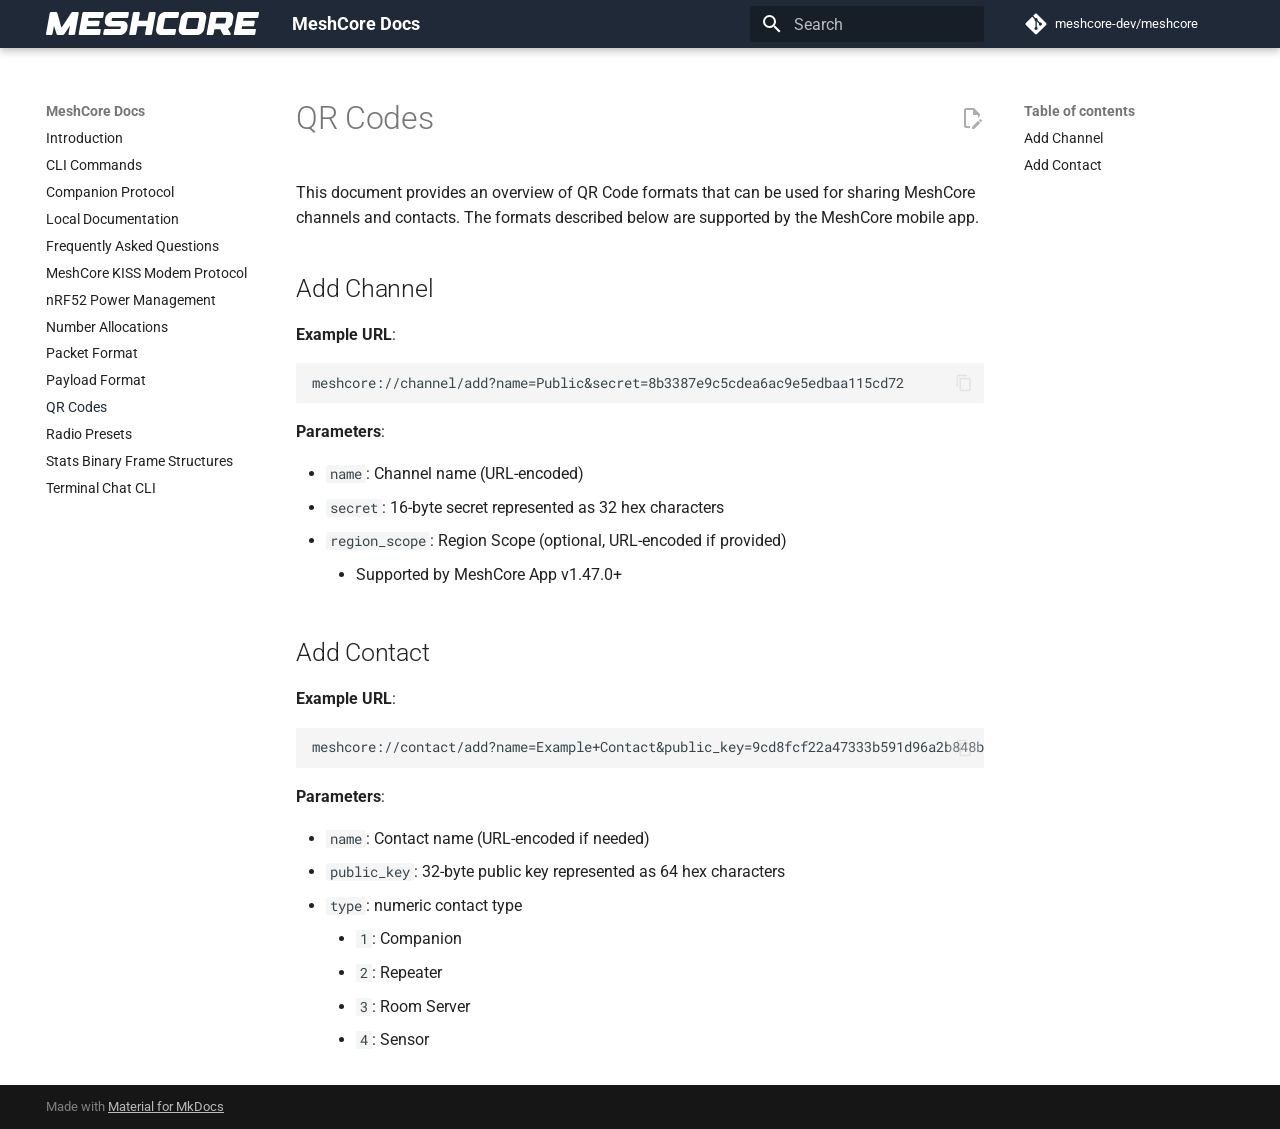
<file: qr_codes/index.html>
<!doctype html>
<html lang="en" class="no-js">
  <head>
    
      <meta charset="utf-8">
      <meta name="viewport" content="width=device-width,initial-scale=1">
      
        <meta name="description" content="Documentation for the open source MeshCore firmware">
      
      
      
        <link rel="canonical" href="https://meshcore-dev.github.io/meshcore/qr_codes/">
      
      
        <link rel="prev" href="../payloads/">
      
      
        <link rel="next" href="../radio_presets/">
      
      
        
      
      
      <link rel="icon" href="../assets/images/favicon.png">
      <meta name="generator" content="mkdocs-1.6.1, mkdocs-material-9.7.7">
    
    
      
        <title>QR Codes - MeshCore Docs</title>
      
    
    
      <link rel="stylesheet" href="../assets/stylesheets/main.ec1eaa64.min.css">
      
      


    
    
      
    
    
      
        
        
        <link rel="preconnect" href="https://fonts.gstatic.com" crossorigin>
        <link rel="stylesheet" href="https://fonts.googleapis.com/css?family=Roboto:300,300i,400,400i,700,700i%7CRoboto+Mono:400,400i,700,700i&display=fallback">
        <style>:root{--md-text-font:"Roboto";--md-code-font:"Roboto Mono"}</style>
      
    
    
      <link rel="stylesheet" href="../_stylesheets/extra.css">
    
    <script>__md_scope=new URL("..",location),__md_hash=e=>[...e].reduce(((e,_)=>(e<<5)-e+_.charCodeAt(0)),0),__md_get=(e,_=localStorage,t=__md_scope)=>JSON.parse(_.getItem(t.pathname+"."+e)),__md_set=(e,_,t=localStorage,a=__md_scope)=>{try{t.setItem(a.pathname+"."+e,JSON.stringify(_))}catch(e){}}</script>
    
      

    
    
  </head>
  
  
    <body dir="ltr">
  
    
    <input class="md-toggle" data-md-toggle="drawer" type="checkbox" id="__drawer" autocomplete="off">
    <input class="md-toggle" data-md-toggle="search" type="checkbox" id="__search" autocomplete="off">
    <label class="md-overlay" for="__drawer"></label>
    <div data-md-component="skip">
      
        
        <a href="#qr-codes" class="md-skip">
          Skip to content
        </a>
      
    </div>
    <div data-md-component="announce">
      
    </div>
    
    
      

  

<header class="md-header md-header--shadow" data-md-component="header">
  <nav class="md-header__inner md-grid" aria-label="Header">
    <a href=".." title="MeshCore Docs" class="md-header__button md-logo" aria-label="MeshCore Docs" data-md-component="logo">
      
  <img src="../_assets/meshcore.svg" alt="logo">

    </a>
    <label class="md-header__button md-icon" for="__drawer">
      
      <svg xmlns="http://www.w3.org/2000/svg" viewBox="0 0 24 24"><path d="M3 6h18v2H3zm0 5h18v2H3zm0 5h18v2H3z"/></svg>
    </label>
    <div class="md-header__title" data-md-component="header-title">
      <div class="md-header__ellipsis">
        <div class="md-header__topic">
          <span class="md-ellipsis">
            MeshCore Docs
          </span>
        </div>
        <div class="md-header__topic" data-md-component="header-topic">
          <span class="md-ellipsis">
            
              QR Codes
            
          </span>
        </div>
      </div>
    </div>
    
    
      <script>var palette=__md_get("__palette");if(palette&&palette.color){if("(prefers-color-scheme)"===palette.color.media){var media=matchMedia("(prefers-color-scheme: light)"),input=document.querySelector(media.matches?"[data-md-color-media='(prefers-color-scheme: light)']":"[data-md-color-media='(prefers-color-scheme: dark)']");palette.color.media=input.getAttribute("data-md-color-media"),palette.color.scheme=input.getAttribute("data-md-color-scheme"),palette.color.primary=input.getAttribute("data-md-color-primary"),palette.color.accent=input.getAttribute("data-md-color-accent")}for(var[key,value]of Object.entries(palette.color))document.body.setAttribute("data-md-color-"+key,value)}</script>
    
    
    
      
      
        <label class="md-header__button md-icon" for="__search">
          
          <svg xmlns="http://www.w3.org/2000/svg" viewBox="0 0 24 24"><path d="M9.5 3A6.5 6.5 0 0 1 16 9.5c0 1.61-.59 3.09-1.56 4.23l.27.27h.79l5 5-1.5 1.5-5-5v-.79l-.27-.27A6.52 6.52 0 0 1 9.5 16 6.5 6.5 0 0 1 3 9.5 6.5 6.5 0 0 1 9.5 3m0 2C7 5 5 7 5 9.5S7 14 9.5 14 14 12 14 9.5 12 5 9.5 5"/></svg>
        </label>
        <div class="md-search" data-md-component="search" role="dialog">
  <label class="md-search__overlay" for="__search"></label>
  <div class="md-search__inner" role="search">
    <form class="md-search__form" name="search">
      <input type="text" class="md-search__input" name="query" aria-label="Search" placeholder="Search" autocapitalize="off" autocorrect="off" autocomplete="off" spellcheck="false" data-md-component="search-query" required>
      <label class="md-search__icon md-icon" for="__search">
        
        <svg xmlns="http://www.w3.org/2000/svg" viewBox="0 0 24 24"><path d="M9.5 3A6.5 6.5 0 0 1 16 9.5c0 1.61-.59 3.09-1.56 4.23l.27.27h.79l5 5-1.5 1.5-5-5v-.79l-.27-.27A6.52 6.52 0 0 1 9.5 16 6.5 6.5 0 0 1 3 9.5 6.5 6.5 0 0 1 9.5 3m0 2C7 5 5 7 5 9.5S7 14 9.5 14 14 12 14 9.5 12 5 9.5 5"/></svg>
        
        <svg xmlns="http://www.w3.org/2000/svg" viewBox="0 0 24 24"><path d="M20 11v2H8l5.5 5.5-1.42 1.42L4.16 12l7.92-7.92L13.5 5.5 8 11z"/></svg>
      </label>
      <nav class="md-search__options" aria-label="Search">
        
        <button type="reset" class="md-search__icon md-icon" title="Clear" aria-label="Clear" tabindex="-1">
          
          <svg xmlns="http://www.w3.org/2000/svg" viewBox="0 0 24 24"><path d="M19 6.41 17.59 5 12 10.59 6.41 5 5 6.41 10.59 12 5 17.59 6.41 19 12 13.41 17.59 19 19 17.59 13.41 12z"/></svg>
        </button>
      </nav>
      
        <div class="md-search__suggest" data-md-component="search-suggest"></div>
      
    </form>
    <div class="md-search__output">
      <div class="md-search__scrollwrap" tabindex="0" data-md-scrollfix>
        <div class="md-search-result" data-md-component="search-result">
          <div class="md-search-result__meta">
            Initializing search
          </div>
          <ol class="md-search-result__list" role="presentation"></ol>
        </div>
      </div>
    </div>
  </div>
</div>
      
    
    
      <div class="md-header__source">
        <a href="https://github.com/meshcore-dev/meshcore/" title="Go to repository" class="md-source" data-md-component="source">
  <div class="md-source__icon md-icon">
    
    <svg xmlns="http://www.w3.org/2000/svg" viewBox="0 0 448 512"><!--! Font Awesome Free 7.1.0 by @fontawesome - https://fontawesome.com License - https://fontawesome.com/license/free (Icons: CC BY 4.0, Fonts: SIL OFL 1.1, Code: MIT License) Copyright 2025 Fonticons, Inc.--><path d="M439.6 236.1 244 40.5c-5.4-5.5-12.8-8.5-20.4-8.5s-15 3-20.4 8.4L162.5 81l51.5 51.5c27.1-9.1 52.7 16.8 43.4 43.7l49.7 49.7c34.2-11.8 61.2 31 35.5 56.7-26.5 26.5-70.2-2.9-56-37.3L240.3 199v121.9c25.3 12.5 22.3 41.8 9.1 55-6.4 6.4-15.2 10.1-24.3 10.1s-17.8-3.6-24.3-10.1c-17.6-17.6-11.1-46.9 11.2-56v-123c-20.8-8.5-24.6-30.7-18.6-45L142.6 101 8.5 235.1C3 240.6 0 247.9 0 255.5s3 15 8.5 20.4l195.6 195.7c5.4 5.4 12.7 8.4 20.4 8.4s15-3 20.4-8.4l194.7-194.7c5.4-5.4 8.4-12.8 8.4-20.4s-3-15-8.4-20.4"/></svg>
  </div>
  <div class="md-source__repository">
    meshcore-dev/meshcore
  </div>
</a>
      </div>
    
  </nav>
  
</header>
    
    <div class="md-container" data-md-component="container">
      
      
        
          
        
      
      <main class="md-main" data-md-component="main">
        <div class="md-main__inner md-grid">
          
            
              
              <div class="md-sidebar md-sidebar--primary" data-md-component="sidebar" data-md-type="navigation" >
                <div class="md-sidebar__scrollwrap">
                  <div class="md-sidebar__inner">
                    



<nav class="md-nav md-nav--primary" aria-label="Navigation" data-md-level="0">
  <label class="md-nav__title" for="__drawer">
    <a href=".." title="MeshCore Docs" class="md-nav__button md-logo" aria-label="MeshCore Docs" data-md-component="logo">
      
  <img src="../_assets/meshcore.svg" alt="logo">

    </a>
    MeshCore Docs
  </label>
  
    <div class="md-nav__source">
      <a href="https://github.com/meshcore-dev/meshcore/" title="Go to repository" class="md-source" data-md-component="source">
  <div class="md-source__icon md-icon">
    
    <svg xmlns="http://www.w3.org/2000/svg" viewBox="0 0 448 512"><!--! Font Awesome Free 7.1.0 by @fontawesome - https://fontawesome.com License - https://fontawesome.com/license/free (Icons: CC BY 4.0, Fonts: SIL OFL 1.1, Code: MIT License) Copyright 2025 Fonticons, Inc.--><path d="M439.6 236.1 244 40.5c-5.4-5.5-12.8-8.5-20.4-8.5s-15 3-20.4 8.4L162.5 81l51.5 51.5c27.1-9.1 52.7 16.8 43.4 43.7l49.7 49.7c34.2-11.8 61.2 31 35.5 56.7-26.5 26.5-70.2-2.9-56-37.3L240.3 199v121.9c25.3 12.5 22.3 41.8 9.1 55-6.4 6.4-15.2 10.1-24.3 10.1s-17.8-3.6-24.3-10.1c-17.6-17.6-11.1-46.9 11.2-56v-123c-20.8-8.5-24.6-30.7-18.6-45L142.6 101 8.5 235.1C3 240.6 0 247.9 0 255.5s3 15 8.5 20.4l195.6 195.7c5.4 5.4 12.7 8.4 20.4 8.4s15-3 20.4-8.4l194.7-194.7c5.4-5.4 8.4-12.8 8.4-20.4s-3-15-8.4-20.4"/></svg>
  </div>
  <div class="md-source__repository">
    meshcore-dev/meshcore
  </div>
</a>
    </div>
  
  <ul class="md-nav__list" data-md-scrollfix>
    
      
      
  
  
  
  
    <li class="md-nav__item">
      <a href=".." class="md-nav__link">
        
  
  
  <span class="md-ellipsis">
    
  
    Introduction
  

    
  </span>
  
  

      </a>
    </li>
  

    
      
      
  
  
  
  
    <li class="md-nav__item">
      <a href="../cli_commands/" class="md-nav__link">
        
  
  
  <span class="md-ellipsis">
    
  
    CLI Commands
  

    
  </span>
  
  

      </a>
    </li>
  

    
      
      
  
  
  
  
    <li class="md-nav__item">
      <a href="../companion_protocol/" class="md-nav__link">
        
  
  
  <span class="md-ellipsis">
    
  
    Companion Protocol
  

    
  </span>
  
  

      </a>
    </li>
  

    
      
      
  
  
  
  
    <li class="md-nav__item">
      <a href="../docs/" class="md-nav__link">
        
  
  
  <span class="md-ellipsis">
    
  
    Local Documentation
  

    
  </span>
  
  

      </a>
    </li>
  

    
      
      
  
  
  
  
    <li class="md-nav__item">
      <a href="../faq/" class="md-nav__link">
        
  
  
  <span class="md-ellipsis">
    
  
    Frequently Asked Questions
  

    
  </span>
  
  

      </a>
    </li>
  

    
      
      
  
  
  
  
    <li class="md-nav__item">
      <a href="../kiss_modem_protocol/" class="md-nav__link">
        
  
  
  <span class="md-ellipsis">
    
  
    MeshCore KISS Modem Protocol
  

    
  </span>
  
  

      </a>
    </li>
  

    
      
      
  
  
  
  
    <li class="md-nav__item">
      <a href="../nrf52_power_management/" class="md-nav__link">
        
  
  
  <span class="md-ellipsis">
    
  
    nRF52 Power Management
  

    
  </span>
  
  

      </a>
    </li>
  

    
      
      
  
  
  
  
    <li class="md-nav__item">
      <a href="../number_allocations/" class="md-nav__link">
        
  
  
  <span class="md-ellipsis">
    
  
    Number Allocations
  

    
  </span>
  
  

      </a>
    </li>
  

    
      
      
  
  
  
  
    <li class="md-nav__item">
      <a href="../packet_format/" class="md-nav__link">
        
  
  
  <span class="md-ellipsis">
    
  
    Packet Format
  

    
  </span>
  
  

      </a>
    </li>
  

    
      
      
  
  
  
  
    <li class="md-nav__item">
      <a href="../payloads/" class="md-nav__link">
        
  
  
  <span class="md-ellipsis">
    
  
    Payload Format
  

    
  </span>
  
  

      </a>
    </li>
  

    
      
      
  
  
    
  
  
  
    <li class="md-nav__item md-nav__item--active">
      
      <input class="md-nav__toggle md-toggle" type="checkbox" id="__toc">
      
      
        
      
      
        <label class="md-nav__link md-nav__link--active" for="__toc">
          
  
  
  <span class="md-ellipsis">
    
  
    QR Codes
  

    
  </span>
  
  

          <span class="md-nav__icon md-icon"></span>
        </label>
      
      <a href="./" class="md-nav__link md-nav__link--active">
        
  
  
  <span class="md-ellipsis">
    
  
    QR Codes
  

    
  </span>
  
  

      </a>
      
        

<nav class="md-nav md-nav--secondary" aria-label="Table of contents">
  
  
  
    
  
  
    <label class="md-nav__title" for="__toc">
      <span class="md-nav__icon md-icon"></span>
      Table of contents
    </label>
    <ul class="md-nav__list" data-md-component="toc" data-md-scrollfix>
      
        <li class="md-nav__item">
  <a href="#add-channel" class="md-nav__link">
    <span class="md-ellipsis">
      
        Add Channel
      
    </span>
  </a>
  
</li>
      
        <li class="md-nav__item">
  <a href="#add-contact" class="md-nav__link">
    <span class="md-ellipsis">
      
        Add Contact
      
    </span>
  </a>
  
</li>
      
    </ul>
  
</nav>
      
    </li>
  

    
      
      
  
  
  
  
    <li class="md-nav__item">
      <a href="../radio_presets/" class="md-nav__link">
        
  
  
  <span class="md-ellipsis">
    
  
    Radio Presets
  

    
  </span>
  
  

      </a>
    </li>
  

    
      
      
  
  
  
  
    <li class="md-nav__item">
      <a href="../stats_binary_frames/" class="md-nav__link">
        
  
  
  <span class="md-ellipsis">
    
  
    Stats Binary Frame Structures
  

    
  </span>
  
  

      </a>
    </li>
  

    
      
      
  
  
  
  
    <li class="md-nav__item">
      <a href="../terminal_chat_cli/" class="md-nav__link">
        
  
  
  <span class="md-ellipsis">
    
  
    Terminal Chat CLI
  

    
  </span>
  
  

      </a>
    </li>
  

    
  </ul>
</nav>
                  </div>
                </div>
              </div>
            
            
              
              <div class="md-sidebar md-sidebar--secondary" data-md-component="sidebar" data-md-type="toc" >
                <div class="md-sidebar__scrollwrap">
                  <div class="md-sidebar__inner">
                    

<nav class="md-nav md-nav--secondary" aria-label="Table of contents">
  
  
  
    
  
  
    <label class="md-nav__title" for="__toc">
      <span class="md-nav__icon md-icon"></span>
      Table of contents
    </label>
    <ul class="md-nav__list" data-md-component="toc" data-md-scrollfix>
      
        <li class="md-nav__item">
  <a href="#add-channel" class="md-nav__link">
    <span class="md-ellipsis">
      
        Add Channel
      
    </span>
  </a>
  
</li>
      
        <li class="md-nav__item">
  <a href="#add-contact" class="md-nav__link">
    <span class="md-ellipsis">
      
        Add Contact
      
    </span>
  </a>
  
</li>
      
    </ul>
  
</nav>
                  </div>
                </div>
              </div>
            
          
          
            <div class="md-content" data-md-component="content">
              
              <article class="md-content__inner md-typeset">
                
                  


  
    <a href="https://github.com/meshcore-dev/meshcore/edit/main/docs/qr_codes.md" title="Edit this page" class="md-content__button md-icon" rel="edit">
      
      <svg xmlns="http://www.w3.org/2000/svg" viewBox="0 0 24 24"><path d="M10 20H6V4h7v5h5v3.1l2-2V8l-6-6H6c-1.1 0-2 .9-2 2v16c0 1.1.9 2 2 2h4zm10.2-7c.1 0 .3.1.4.2l1.3 1.3c.2.2.2.6 0 .8l-1 1-2.1-2.1 1-1c.1-.1.2-.2.4-.2m0 3.9L14.1 23H12v-2.1l6.1-6.1z"/></svg>
    </a>
  
  


<h1 id="qr-codes">QR Codes</h1>
<p>This document provides an overview of QR Code formats that can be used for sharing MeshCore channels and contacts. The formats described below are supported by the MeshCore mobile app.</p>
<h2 id="add-channel">Add Channel</h2>
<p><strong>Example URL</strong>:</p>
<pre><code>meshcore://channel/add?name=Public&amp;secret=8b3387e9c5cdea6ac9e5edbaa115cd72
</code></pre>
<p><strong>Parameters</strong>:</p>
<ul>
<li><code>name</code>: Channel name (URL-encoded)</li>
<li><code>secret</code>: 16-byte secret represented as 32 hex characters</li>
<li><code>region_scope</code>: Region Scope (optional, URL-encoded if provided)<ul>
<li>Supported by MeshCore App v1.47.0+</li>
</ul>
</li>
</ul>
<h2 id="add-contact">Add Contact</h2>
<p><strong>Example URL</strong>:</p>
<pre><code>meshcore://contact/add?name=Example+Contact&amp;public_key=9cd8fcf22a47333b591d96a2b848b73f457b1bb1a3ea2453a885f9e5787765b1&amp;type=1
</code></pre>
<p><strong>Parameters</strong>:</p>
<ul>
<li><code>name</code>: Contact name (URL-encoded if needed)</li>
<li><code>public_key</code>: 32-byte public key represented as 64 hex characters</li>
<li><code>type</code>: numeric contact type<ul>
<li><code>1</code>: Companion</li>
<li><code>2</code>: Repeater</li>
<li><code>3</code>: Room Server</li>
<li><code>4</code>: Sensor</li>
</ul>
</li>
</ul>












                
              </article>
            </div>
          
          
<script>var target=document.getElementById(location.hash.slice(1));target&&target.name&&(target.checked=target.name.startsWith("__tabbed_"))</script>
        </div>
        
      </main>
      
        <footer class="md-footer">
  
  <div class="md-footer-meta md-typeset">
    <div class="md-footer-meta__inner md-grid">
      <div class="md-copyright">
  
  
    Made with
    <a href="https://squidfunk.github.io/mkdocs-material/" target="_blank" rel="noopener">
      Material for MkDocs
    </a>
  
</div>
      
    </div>
  </div>
</footer>
      
    </div>
    <div class="md-dialog" data-md-component="dialog">
      <div class="md-dialog__inner md-typeset"></div>
    </div>
    
    
    
      
      
      <script id="__config" type="application/json">{"annotate": null, "base": "..", "features": ["content.action.edit", "content.code.copy", "search.highlight", "search.suggest"], "search": "../assets/javascripts/workers/search.2c215733.min.js", "tags": null, "translations": {"clipboard.copied": "Copied to clipboard", "clipboard.copy": "Copy to clipboard", "search.result.more.one": "1 more on this page", "search.result.more.other": "# more on this page", "search.result.none": "No matching documents", "search.result.one": "1 matching document", "search.result.other": "# matching documents", "search.result.placeholder": "Type to start searching", "search.result.term.missing": "Missing", "select.version": "Select version"}, "version": null}</script>
    
    
      <script src="../assets/javascripts/bundle.d7400e89.min.js"></script>
      
    
  </body>
</html>
</file>
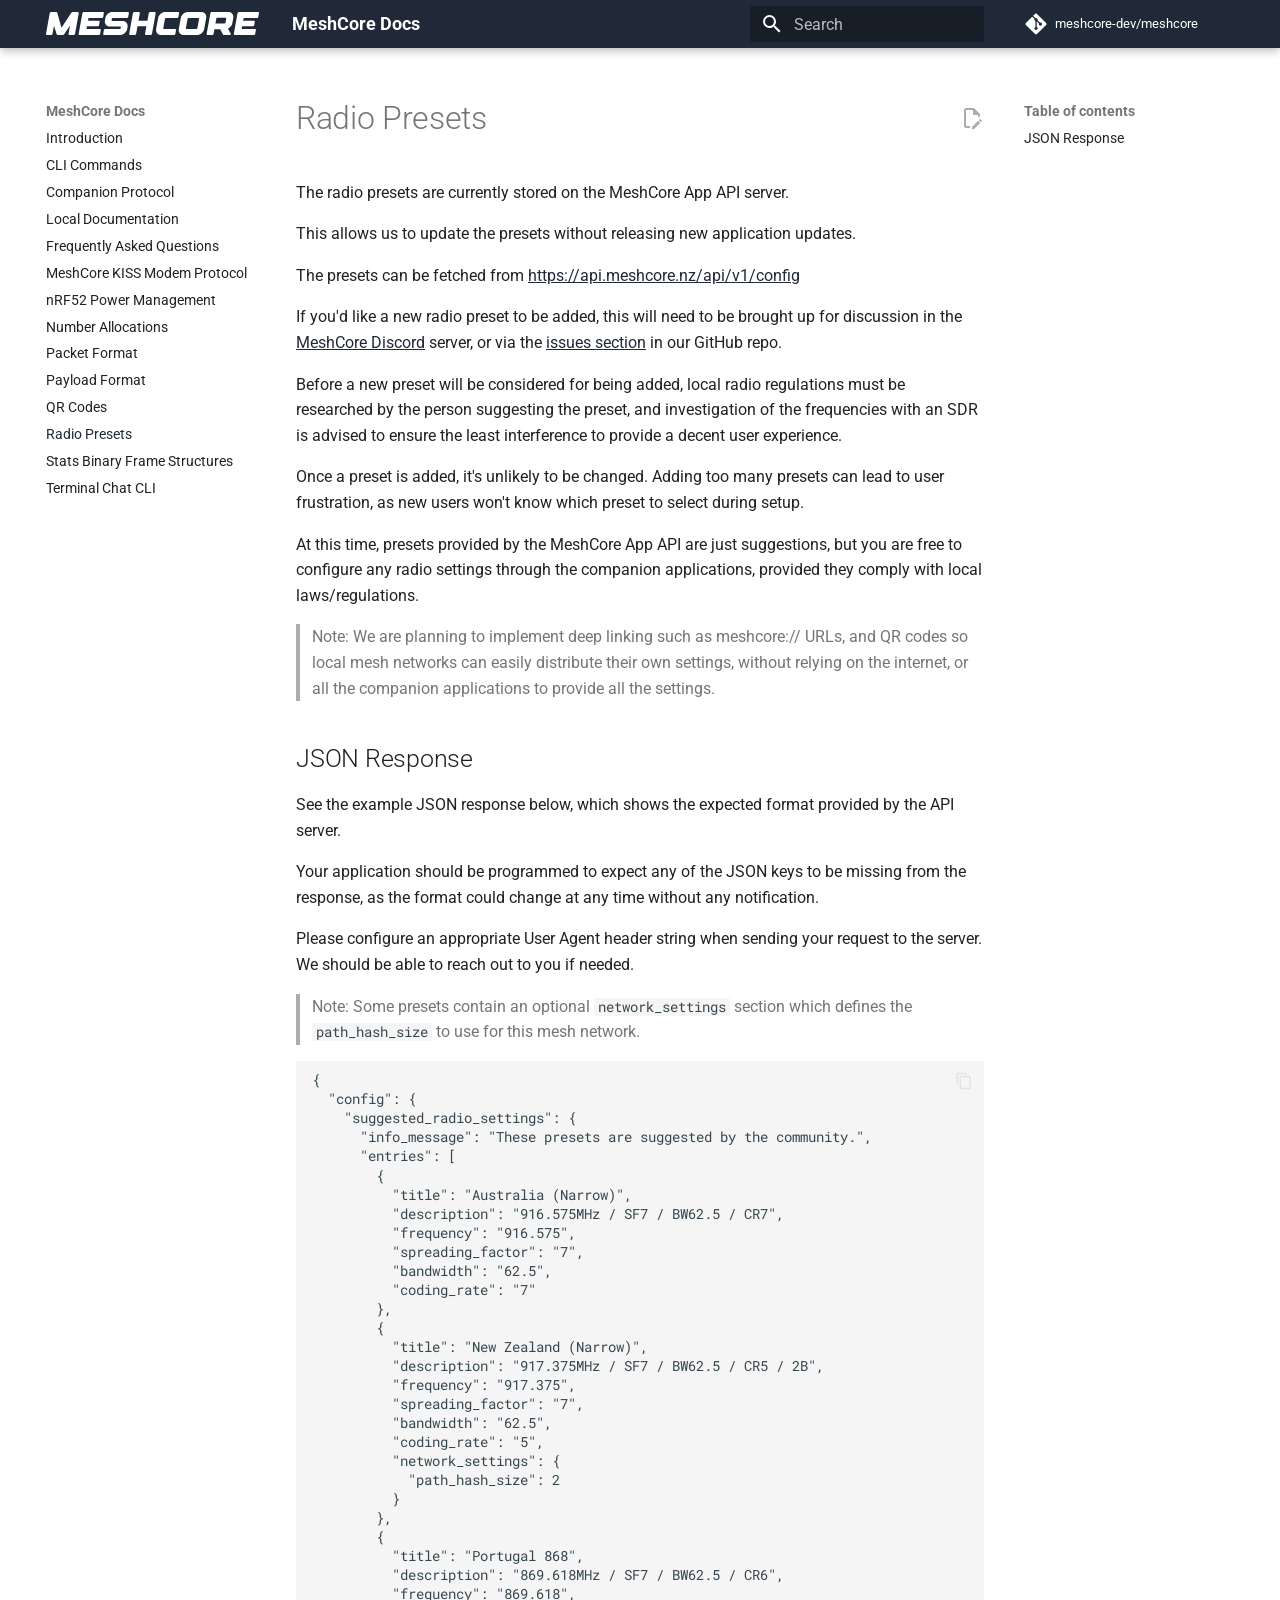
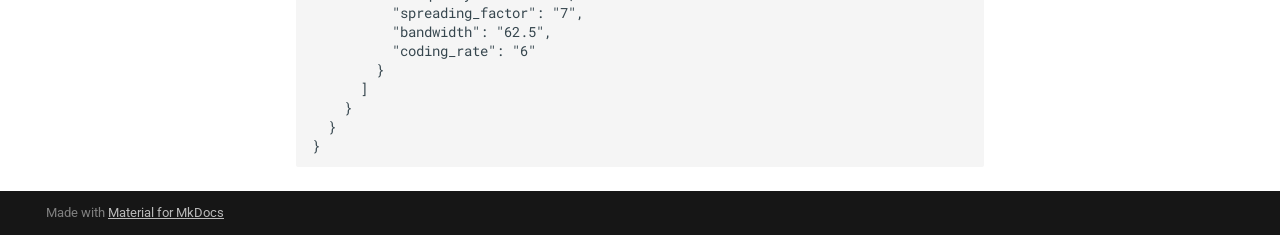
<file: radio_presets/index.html>
<!doctype html>
<html lang="en" class="no-js">
  <head>
    
      <meta charset="utf-8">
      <meta name="viewport" content="width=device-width,initial-scale=1">
      
        <meta name="description" content="Documentation for the open source MeshCore firmware">
      
      
      
        <link rel="canonical" href="https://meshcore-dev.github.io/meshcore/radio_presets/">
      
      
        <link rel="prev" href="../qr_codes/">
      
      
        <link rel="next" href="../stats_binary_frames/">
      
      
        
      
      
      <link rel="icon" href="../assets/images/favicon.png">
      <meta name="generator" content="mkdocs-1.6.1, mkdocs-material-9.7.7">
    
    
      
        <title>Radio Presets - MeshCore Docs</title>
      
    
    
      <link rel="stylesheet" href="../assets/stylesheets/main.ec1eaa64.min.css">
      
      


    
    
      
    
    
      
        
        
        <link rel="preconnect" href="https://fonts.gstatic.com" crossorigin>
        <link rel="stylesheet" href="https://fonts.googleapis.com/css?family=Roboto:300,300i,400,400i,700,700i%7CRoboto+Mono:400,400i,700,700i&display=fallback">
        <style>:root{--md-text-font:"Roboto";--md-code-font:"Roboto Mono"}</style>
      
    
    
      <link rel="stylesheet" href="../_stylesheets/extra.css">
    
    <script>__md_scope=new URL("..",location),__md_hash=e=>[...e].reduce(((e,_)=>(e<<5)-e+_.charCodeAt(0)),0),__md_get=(e,_=localStorage,t=__md_scope)=>JSON.parse(_.getItem(t.pathname+"."+e)),__md_set=(e,_,t=localStorage,a=__md_scope)=>{try{t.setItem(a.pathname+"."+e,JSON.stringify(_))}catch(e){}}</script>
    
      

    
    
  </head>
  
  
    <body dir="ltr">
  
    
    <input class="md-toggle" data-md-toggle="drawer" type="checkbox" id="__drawer" autocomplete="off">
    <input class="md-toggle" data-md-toggle="search" type="checkbox" id="__search" autocomplete="off">
    <label class="md-overlay" for="__drawer"></label>
    <div data-md-component="skip">
      
        
        <a href="#radio-presets" class="md-skip">
          Skip to content
        </a>
      
    </div>
    <div data-md-component="announce">
      
    </div>
    
    
      

  

<header class="md-header md-header--shadow" data-md-component="header">
  <nav class="md-header__inner md-grid" aria-label="Header">
    <a href=".." title="MeshCore Docs" class="md-header__button md-logo" aria-label="MeshCore Docs" data-md-component="logo">
      
  <img src="../_assets/meshcore.svg" alt="logo">

    </a>
    <label class="md-header__button md-icon" for="__drawer">
      
      <svg xmlns="http://www.w3.org/2000/svg" viewBox="0 0 24 24"><path d="M3 6h18v2H3zm0 5h18v2H3zm0 5h18v2H3z"/></svg>
    </label>
    <div class="md-header__title" data-md-component="header-title">
      <div class="md-header__ellipsis">
        <div class="md-header__topic">
          <span class="md-ellipsis">
            MeshCore Docs
          </span>
        </div>
        <div class="md-header__topic" data-md-component="header-topic">
          <span class="md-ellipsis">
            
              Radio Presets
            
          </span>
        </div>
      </div>
    </div>
    
    
      <script>var palette=__md_get("__palette");if(palette&&palette.color){if("(prefers-color-scheme)"===palette.color.media){var media=matchMedia("(prefers-color-scheme: light)"),input=document.querySelector(media.matches?"[data-md-color-media='(prefers-color-scheme: light)']":"[data-md-color-media='(prefers-color-scheme: dark)']");palette.color.media=input.getAttribute("data-md-color-media"),palette.color.scheme=input.getAttribute("data-md-color-scheme"),palette.color.primary=input.getAttribute("data-md-color-primary"),palette.color.accent=input.getAttribute("data-md-color-accent")}for(var[key,value]of Object.entries(palette.color))document.body.setAttribute("data-md-color-"+key,value)}</script>
    
    
    
      
      
        <label class="md-header__button md-icon" for="__search">
          
          <svg xmlns="http://www.w3.org/2000/svg" viewBox="0 0 24 24"><path d="M9.5 3A6.5 6.5 0 0 1 16 9.5c0 1.61-.59 3.09-1.56 4.23l.27.27h.79l5 5-1.5 1.5-5-5v-.79l-.27-.27A6.52 6.52 0 0 1 9.5 16 6.5 6.5 0 0 1 3 9.5 6.5 6.5 0 0 1 9.5 3m0 2C7 5 5 7 5 9.5S7 14 9.5 14 14 12 14 9.5 12 5 9.5 5"/></svg>
        </label>
        <div class="md-search" data-md-component="search" role="dialog">
  <label class="md-search__overlay" for="__search"></label>
  <div class="md-search__inner" role="search">
    <form class="md-search__form" name="search">
      <input type="text" class="md-search__input" name="query" aria-label="Search" placeholder="Search" autocapitalize="off" autocorrect="off" autocomplete="off" spellcheck="false" data-md-component="search-query" required>
      <label class="md-search__icon md-icon" for="__search">
        
        <svg xmlns="http://www.w3.org/2000/svg" viewBox="0 0 24 24"><path d="M9.5 3A6.5 6.5 0 0 1 16 9.5c0 1.61-.59 3.09-1.56 4.23l.27.27h.79l5 5-1.5 1.5-5-5v-.79l-.27-.27A6.52 6.52 0 0 1 9.5 16 6.5 6.5 0 0 1 3 9.5 6.5 6.5 0 0 1 9.5 3m0 2C7 5 5 7 5 9.5S7 14 9.5 14 14 12 14 9.5 12 5 9.5 5"/></svg>
        
        <svg xmlns="http://www.w3.org/2000/svg" viewBox="0 0 24 24"><path d="M20 11v2H8l5.5 5.5-1.42 1.42L4.16 12l7.92-7.92L13.5 5.5 8 11z"/></svg>
      </label>
      <nav class="md-search__options" aria-label="Search">
        
        <button type="reset" class="md-search__icon md-icon" title="Clear" aria-label="Clear" tabindex="-1">
          
          <svg xmlns="http://www.w3.org/2000/svg" viewBox="0 0 24 24"><path d="M19 6.41 17.59 5 12 10.59 6.41 5 5 6.41 10.59 12 5 17.59 6.41 19 12 13.41 17.59 19 19 17.59 13.41 12z"/></svg>
        </button>
      </nav>
      
        <div class="md-search__suggest" data-md-component="search-suggest"></div>
      
    </form>
    <div class="md-search__output">
      <div class="md-search__scrollwrap" tabindex="0" data-md-scrollfix>
        <div class="md-search-result" data-md-component="search-result">
          <div class="md-search-result__meta">
            Initializing search
          </div>
          <ol class="md-search-result__list" role="presentation"></ol>
        </div>
      </div>
    </div>
  </div>
</div>
      
    
    
      <div class="md-header__source">
        <a href="https://github.com/meshcore-dev/meshcore/" title="Go to repository" class="md-source" data-md-component="source">
  <div class="md-source__icon md-icon">
    
    <svg xmlns="http://www.w3.org/2000/svg" viewBox="0 0 448 512"><!--! Font Awesome Free 7.1.0 by @fontawesome - https://fontawesome.com License - https://fontawesome.com/license/free (Icons: CC BY 4.0, Fonts: SIL OFL 1.1, Code: MIT License) Copyright 2025 Fonticons, Inc.--><path d="M439.6 236.1 244 40.5c-5.4-5.5-12.8-8.5-20.4-8.5s-15 3-20.4 8.4L162.5 81l51.5 51.5c27.1-9.1 52.7 16.8 43.4 43.7l49.7 49.7c34.2-11.8 61.2 31 35.5 56.7-26.5 26.5-70.2-2.9-56-37.3L240.3 199v121.9c25.3 12.5 22.3 41.8 9.1 55-6.4 6.4-15.2 10.1-24.3 10.1s-17.8-3.6-24.3-10.1c-17.6-17.6-11.1-46.9 11.2-56v-123c-20.8-8.5-24.6-30.7-18.6-45L142.6 101 8.5 235.1C3 240.6 0 247.9 0 255.5s3 15 8.5 20.4l195.6 195.7c5.4 5.4 12.7 8.4 20.4 8.4s15-3 20.4-8.4l194.7-194.7c5.4-5.4 8.4-12.8 8.4-20.4s-3-15-8.4-20.4"/></svg>
  </div>
  <div class="md-source__repository">
    meshcore-dev/meshcore
  </div>
</a>
      </div>
    
  </nav>
  
</header>
    
    <div class="md-container" data-md-component="container">
      
      
        
          
        
      
      <main class="md-main" data-md-component="main">
        <div class="md-main__inner md-grid">
          
            
              
              <div class="md-sidebar md-sidebar--primary" data-md-component="sidebar" data-md-type="navigation" >
                <div class="md-sidebar__scrollwrap">
                  <div class="md-sidebar__inner">
                    



<nav class="md-nav md-nav--primary" aria-label="Navigation" data-md-level="0">
  <label class="md-nav__title" for="__drawer">
    <a href=".." title="MeshCore Docs" class="md-nav__button md-logo" aria-label="MeshCore Docs" data-md-component="logo">
      
  <img src="../_assets/meshcore.svg" alt="logo">

    </a>
    MeshCore Docs
  </label>
  
    <div class="md-nav__source">
      <a href="https://github.com/meshcore-dev/meshcore/" title="Go to repository" class="md-source" data-md-component="source">
  <div class="md-source__icon md-icon">
    
    <svg xmlns="http://www.w3.org/2000/svg" viewBox="0 0 448 512"><!--! Font Awesome Free 7.1.0 by @fontawesome - https://fontawesome.com License - https://fontawesome.com/license/free (Icons: CC BY 4.0, Fonts: SIL OFL 1.1, Code: MIT License) Copyright 2025 Fonticons, Inc.--><path d="M439.6 236.1 244 40.5c-5.4-5.5-12.8-8.5-20.4-8.5s-15 3-20.4 8.4L162.5 81l51.5 51.5c27.1-9.1 52.7 16.8 43.4 43.7l49.7 49.7c34.2-11.8 61.2 31 35.5 56.7-26.5 26.5-70.2-2.9-56-37.3L240.3 199v121.9c25.3 12.5 22.3 41.8 9.1 55-6.4 6.4-15.2 10.1-24.3 10.1s-17.8-3.6-24.3-10.1c-17.6-17.6-11.1-46.9 11.2-56v-123c-20.8-8.5-24.6-30.7-18.6-45L142.6 101 8.5 235.1C3 240.6 0 247.9 0 255.5s3 15 8.5 20.4l195.6 195.7c5.4 5.4 12.7 8.4 20.4 8.4s15-3 20.4-8.4l194.7-194.7c5.4-5.4 8.4-12.8 8.4-20.4s-3-15-8.4-20.4"/></svg>
  </div>
  <div class="md-source__repository">
    meshcore-dev/meshcore
  </div>
</a>
    </div>
  
  <ul class="md-nav__list" data-md-scrollfix>
    
      
      
  
  
  
  
    <li class="md-nav__item">
      <a href=".." class="md-nav__link">
        
  
  
  <span class="md-ellipsis">
    
  
    Introduction
  

    
  </span>
  
  

      </a>
    </li>
  

    
      
      
  
  
  
  
    <li class="md-nav__item">
      <a href="../cli_commands/" class="md-nav__link">
        
  
  
  <span class="md-ellipsis">
    
  
    CLI Commands
  

    
  </span>
  
  

      </a>
    </li>
  

    
      
      
  
  
  
  
    <li class="md-nav__item">
      <a href="../companion_protocol/" class="md-nav__link">
        
  
  
  <span class="md-ellipsis">
    
  
    Companion Protocol
  

    
  </span>
  
  

      </a>
    </li>
  

    
      
      
  
  
  
  
    <li class="md-nav__item">
      <a href="../docs/" class="md-nav__link">
        
  
  
  <span class="md-ellipsis">
    
  
    Local Documentation
  

    
  </span>
  
  

      </a>
    </li>
  

    
      
      
  
  
  
  
    <li class="md-nav__item">
      <a href="../faq/" class="md-nav__link">
        
  
  
  <span class="md-ellipsis">
    
  
    Frequently Asked Questions
  

    
  </span>
  
  

      </a>
    </li>
  

    
      
      
  
  
  
  
    <li class="md-nav__item">
      <a href="../kiss_modem_protocol/" class="md-nav__link">
        
  
  
  <span class="md-ellipsis">
    
  
    MeshCore KISS Modem Protocol
  

    
  </span>
  
  

      </a>
    </li>
  

    
      
      
  
  
  
  
    <li class="md-nav__item">
      <a href="../nrf52_power_management/" class="md-nav__link">
        
  
  
  <span class="md-ellipsis">
    
  
    nRF52 Power Management
  

    
  </span>
  
  

      </a>
    </li>
  

    
      
      
  
  
  
  
    <li class="md-nav__item">
      <a href="../number_allocations/" class="md-nav__link">
        
  
  
  <span class="md-ellipsis">
    
  
    Number Allocations
  

    
  </span>
  
  

      </a>
    </li>
  

    
      
      
  
  
  
  
    <li class="md-nav__item">
      <a href="../packet_format/" class="md-nav__link">
        
  
  
  <span class="md-ellipsis">
    
  
    Packet Format
  

    
  </span>
  
  

      </a>
    </li>
  

    
      
      
  
  
  
  
    <li class="md-nav__item">
      <a href="../payloads/" class="md-nav__link">
        
  
  
  <span class="md-ellipsis">
    
  
    Payload Format
  

    
  </span>
  
  

      </a>
    </li>
  

    
      
      
  
  
  
  
    <li class="md-nav__item">
      <a href="../qr_codes/" class="md-nav__link">
        
  
  
  <span class="md-ellipsis">
    
  
    QR Codes
  

    
  </span>
  
  

      </a>
    </li>
  

    
      
      
  
  
    
  
  
  
    <li class="md-nav__item md-nav__item--active">
      
      <input class="md-nav__toggle md-toggle" type="checkbox" id="__toc">
      
      
        
      
      
        <label class="md-nav__link md-nav__link--active" for="__toc">
          
  
  
  <span class="md-ellipsis">
    
  
    Radio Presets
  

    
  </span>
  
  

          <span class="md-nav__icon md-icon"></span>
        </label>
      
      <a href="./" class="md-nav__link md-nav__link--active">
        
  
  
  <span class="md-ellipsis">
    
  
    Radio Presets
  

    
  </span>
  
  

      </a>
      
        

<nav class="md-nav md-nav--secondary" aria-label="Table of contents">
  
  
  
    
  
  
    <label class="md-nav__title" for="__toc">
      <span class="md-nav__icon md-icon"></span>
      Table of contents
    </label>
    <ul class="md-nav__list" data-md-component="toc" data-md-scrollfix>
      
        <li class="md-nav__item">
  <a href="#json-response" class="md-nav__link">
    <span class="md-ellipsis">
      
        JSON Response
      
    </span>
  </a>
  
</li>
      
    </ul>
  
</nav>
      
    </li>
  

    
      
      
  
  
  
  
    <li class="md-nav__item">
      <a href="../stats_binary_frames/" class="md-nav__link">
        
  
  
  <span class="md-ellipsis">
    
  
    Stats Binary Frame Structures
  

    
  </span>
  
  

      </a>
    </li>
  

    
      
      
  
  
  
  
    <li class="md-nav__item">
      <a href="../terminal_chat_cli/" class="md-nav__link">
        
  
  
  <span class="md-ellipsis">
    
  
    Terminal Chat CLI
  

    
  </span>
  
  

      </a>
    </li>
  

    
  </ul>
</nav>
                  </div>
                </div>
              </div>
            
            
              
              <div class="md-sidebar md-sidebar--secondary" data-md-component="sidebar" data-md-type="toc" >
                <div class="md-sidebar__scrollwrap">
                  <div class="md-sidebar__inner">
                    

<nav class="md-nav md-nav--secondary" aria-label="Table of contents">
  
  
  
    
  
  
    <label class="md-nav__title" for="__toc">
      <span class="md-nav__icon md-icon"></span>
      Table of contents
    </label>
    <ul class="md-nav__list" data-md-component="toc" data-md-scrollfix>
      
        <li class="md-nav__item">
  <a href="#json-response" class="md-nav__link">
    <span class="md-ellipsis">
      
        JSON Response
      
    </span>
  </a>
  
</li>
      
    </ul>
  
</nav>
                  </div>
                </div>
              </div>
            
          
          
            <div class="md-content" data-md-component="content">
              
              <article class="md-content__inner md-typeset">
                
                  


  
    <a href="https://github.com/meshcore-dev/meshcore/edit/main/docs/radio_presets.md" title="Edit this page" class="md-content__button md-icon" rel="edit">
      
      <svg xmlns="http://www.w3.org/2000/svg" viewBox="0 0 24 24"><path d="M10 20H6V4h7v5h5v3.1l2-2V8l-6-6H6c-1.1 0-2 .9-2 2v16c0 1.1.9 2 2 2h4zm10.2-7c.1 0 .3.1.4.2l1.3 1.3c.2.2.2.6 0 .8l-1 1-2.1-2.1 1-1c.1-.1.2-.2.4-.2m0 3.9L14.1 23H12v-2.1l6.1-6.1z"/></svg>
    </a>
  
  


<h1 id="radio-presets">Radio Presets</h1>
<p>The radio presets are currently stored on the MeshCore App API server.</p>
<p>This allows us to update the presets without releasing new application updates.</p>
<p>The presets can be fetched from <a href="https://api.meshcore.nz/api/v1/config">https://api.meshcore.nz/api/v1/config</a></p>
<p>If you'd like a new radio preset to be added, this will need to be brought up for discussion in the <a href="https://meshcore.gg">MeshCore Discord</a> server, or via the <a href="https://github.com/meshcore-dev/MeshCore/issues">issues section</a> in our GitHub repo.</p>
<p>Before a new preset will be considered for being added, local radio regulations must be researched by the person suggesting the preset, and investigation of the frequencies with an SDR is advised to ensure the least interference to provide a decent user experience.</p>
<p>Once a preset is added, it's unlikely to be changed. Adding too many presets can lead to user frustration, as new users won't know which preset to select during setup.</p>
<p>At this time, presets provided by the MeshCore App API are just suggestions, but you are free to configure any radio settings through the companion applications, provided they comply with local laws/regulations.</p>
<blockquote>
<p>Note: We are planning to implement deep linking such as meshcore:// URLs, and QR codes so local mesh networks can easily distribute their own settings, without relying on the internet, or all the companion applications to provide all the settings.</p>
</blockquote>
<h2 id="json-response">JSON Response</h2>
<p>See the example JSON response below, which shows the expected format provided by the API server.</p>
<p>Your application should be programmed to expect any of the JSON keys to be missing from the response, as the format could change at any time without any notification.</p>
<p>Please configure an appropriate User Agent header string when sending your request to the server. We should be able to reach out to you if needed.</p>
<blockquote>
<p>Note: Some presets contain an optional <code>network_settings</code> section which defines the <code>path_hash_size</code> to use for this mesh network.</p>
</blockquote>
<pre><code class="language-json">{
  &quot;config&quot;: {
    &quot;suggested_radio_settings&quot;: {
      &quot;info_message&quot;: &quot;These presets are suggested by the community.&quot;,
      &quot;entries&quot;: [
        {
          &quot;title&quot;: &quot;Australia (Narrow)&quot;,
          &quot;description&quot;: &quot;916.575MHz / SF7 / BW62.5 / CR7&quot;,
          &quot;frequency&quot;: &quot;916.575&quot;,
          &quot;spreading_factor&quot;: &quot;7&quot;,
          &quot;bandwidth&quot;: &quot;62.5&quot;,
          &quot;coding_rate&quot;: &quot;7&quot;
        },
        {
          &quot;title&quot;: &quot;New Zealand (Narrow)&quot;,
          &quot;description&quot;: &quot;917.375MHz / SF7 / BW62.5 / CR5 / 2B&quot;,
          &quot;frequency&quot;: &quot;917.375&quot;,
          &quot;spreading_factor&quot;: &quot;7&quot;,
          &quot;bandwidth&quot;: &quot;62.5&quot;,
          &quot;coding_rate&quot;: &quot;5&quot;,
          &quot;network_settings&quot;: {
            &quot;path_hash_size&quot;: 2
          }
        },
        {
          &quot;title&quot;: &quot;Portugal 868&quot;,
          &quot;description&quot;: &quot;869.618MHz / SF7 / BW62.5 / CR6&quot;,
          &quot;frequency&quot;: &quot;869.618&quot;,
          &quot;spreading_factor&quot;: &quot;7&quot;,
          &quot;bandwidth&quot;: &quot;62.5&quot;,
          &quot;coding_rate&quot;: &quot;6&quot;
        }
      ]
    }
  }
}
</code></pre>












                
              </article>
            </div>
          
          
<script>var target=document.getElementById(location.hash.slice(1));target&&target.name&&(target.checked=target.name.startsWith("__tabbed_"))</script>
        </div>
        
      </main>
      
        <footer class="md-footer">
  
  <div class="md-footer-meta md-typeset">
    <div class="md-footer-meta__inner md-grid">
      <div class="md-copyright">
  
  
    Made with
    <a href="https://squidfunk.github.io/mkdocs-material/" target="_blank" rel="noopener">
      Material for MkDocs
    </a>
  
</div>
      
    </div>
  </div>
</footer>
      
    </div>
    <div class="md-dialog" data-md-component="dialog">
      <div class="md-dialog__inner md-typeset"></div>
    </div>
    
    
    
      
      
      <script id="__config" type="application/json">{"annotate": null, "base": "..", "features": ["content.action.edit", "content.code.copy", "search.highlight", "search.suggest"], "search": "../assets/javascripts/workers/search.2c215733.min.js", "tags": null, "translations": {"clipboard.copied": "Copied to clipboard", "clipboard.copy": "Copy to clipboard", "search.result.more.one": "1 more on this page", "search.result.more.other": "# more on this page", "search.result.none": "No matching documents", "search.result.one": "1 matching document", "search.result.other": "# matching documents", "search.result.placeholder": "Type to start searching", "search.result.term.missing": "Missing", "select.version": "Select version"}, "version": null}</script>
    
    
      <script src="../assets/javascripts/bundle.d7400e89.min.js"></script>
      
    
  </body>
</html>
</file>
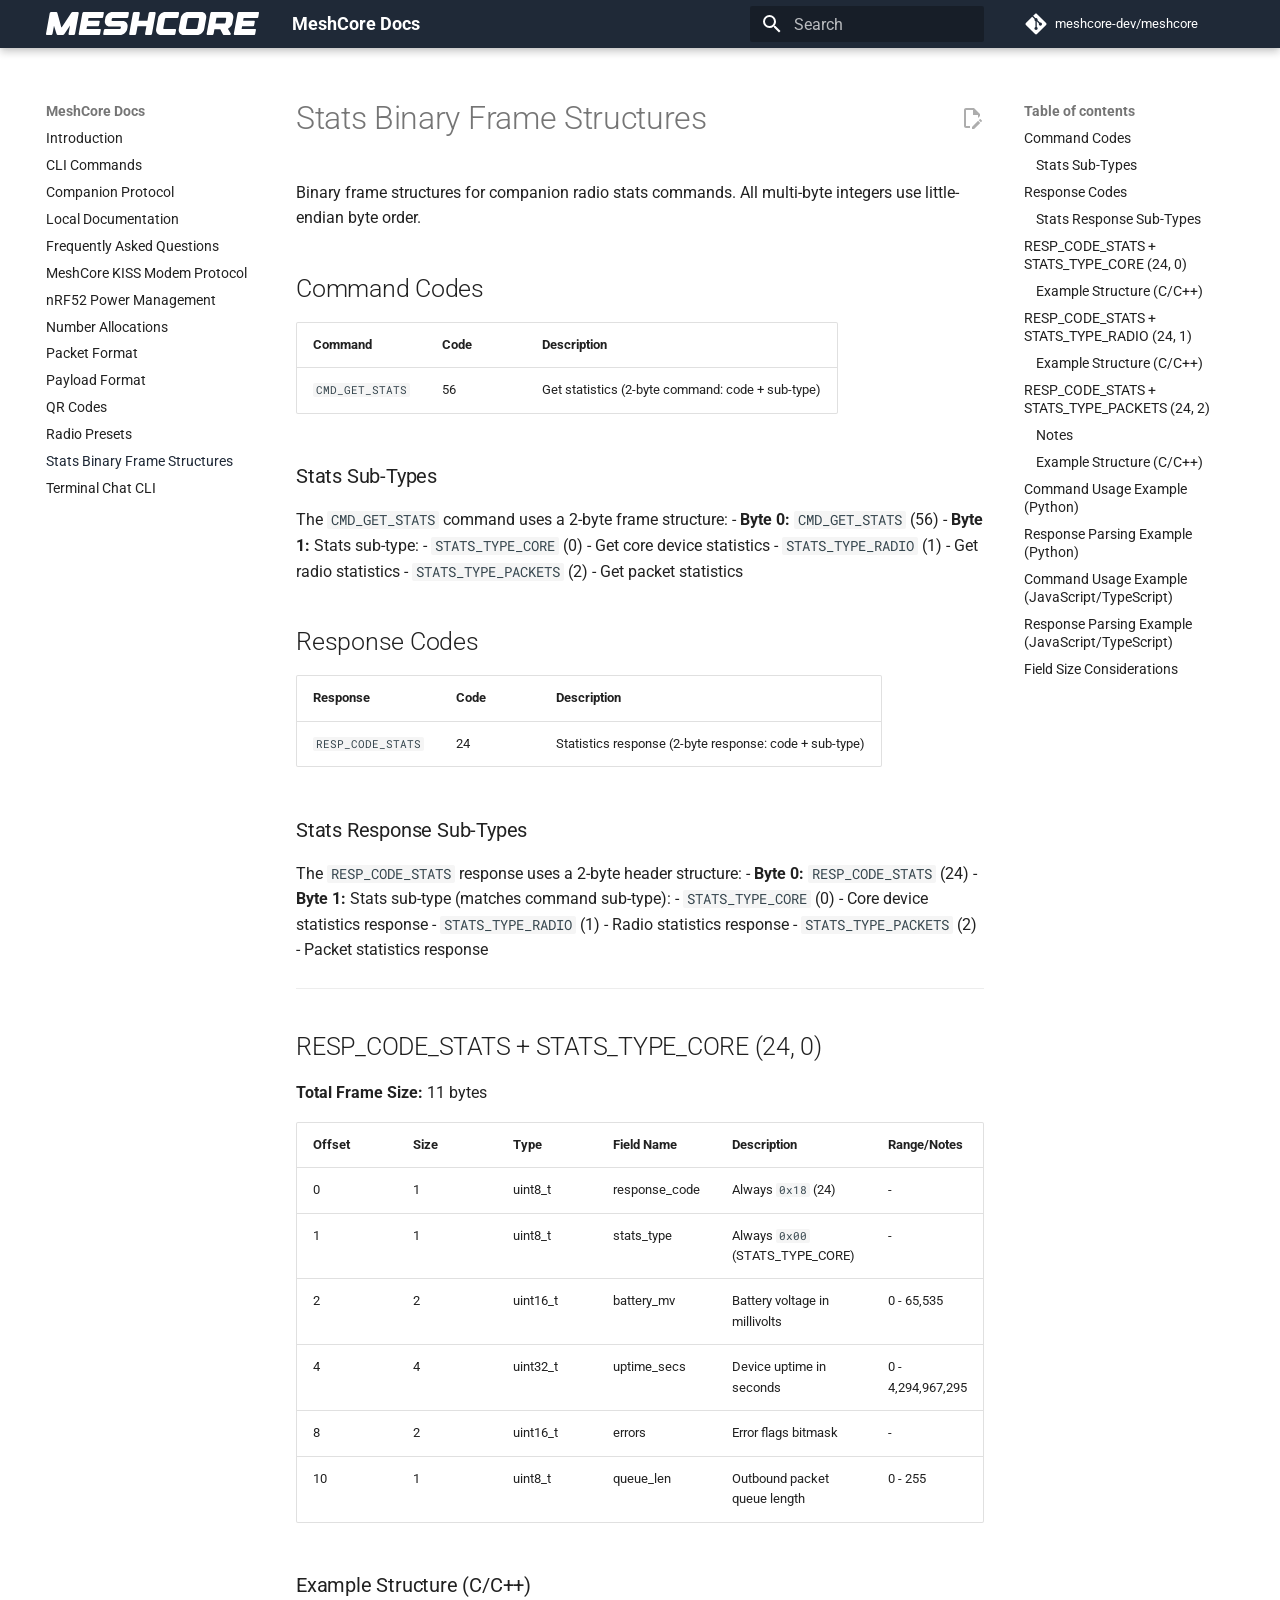
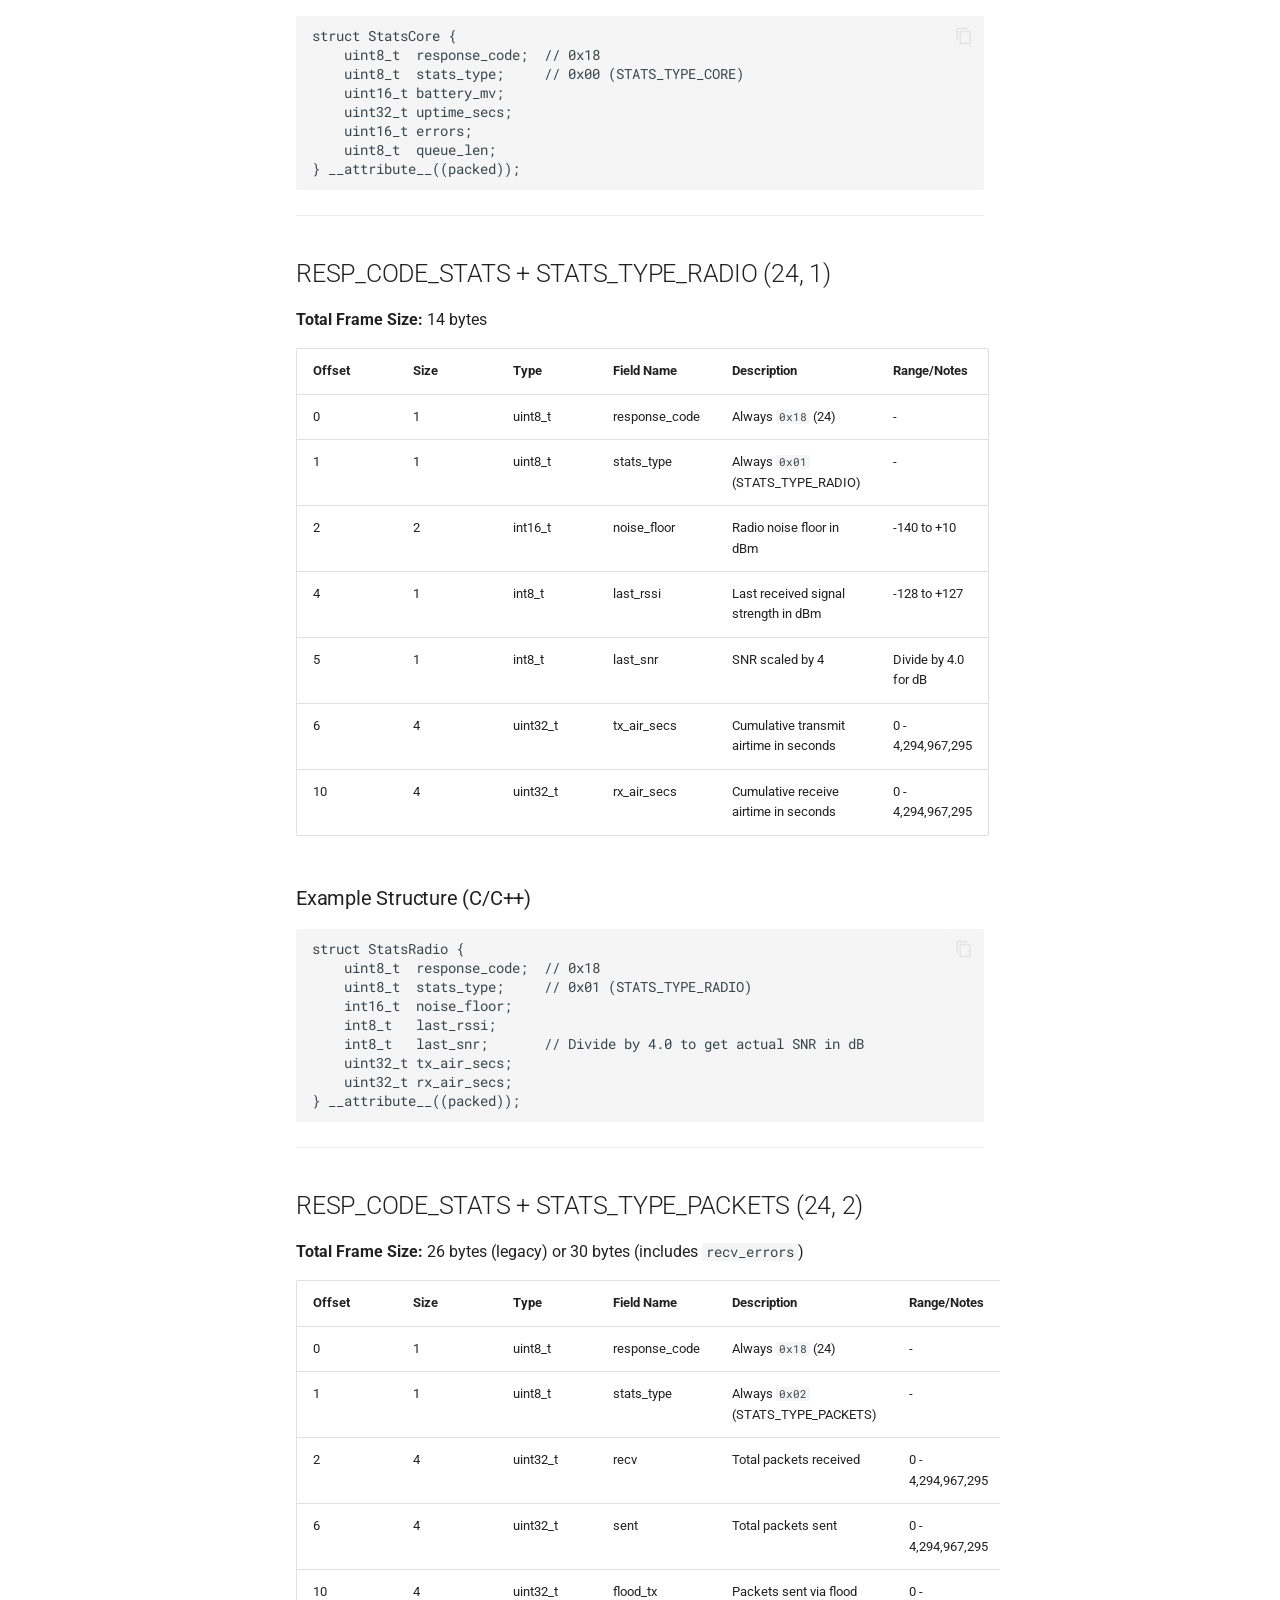
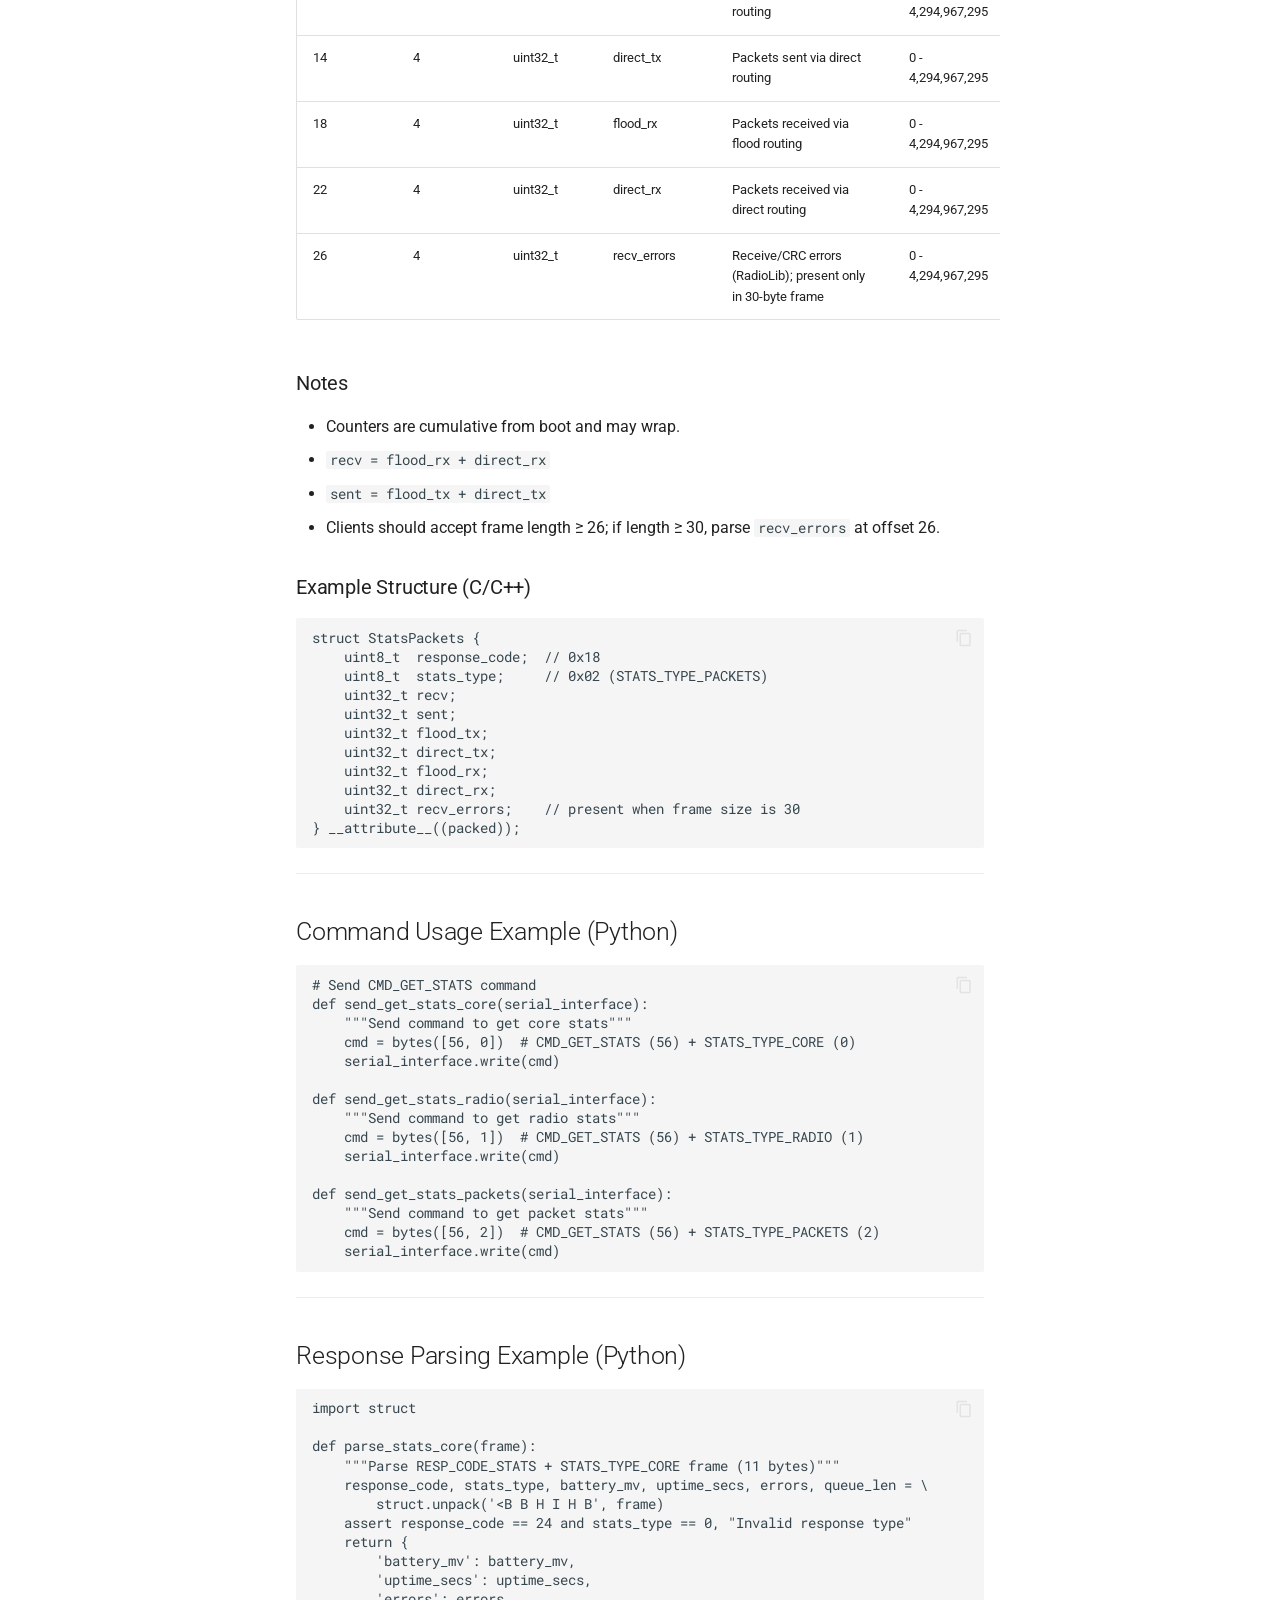
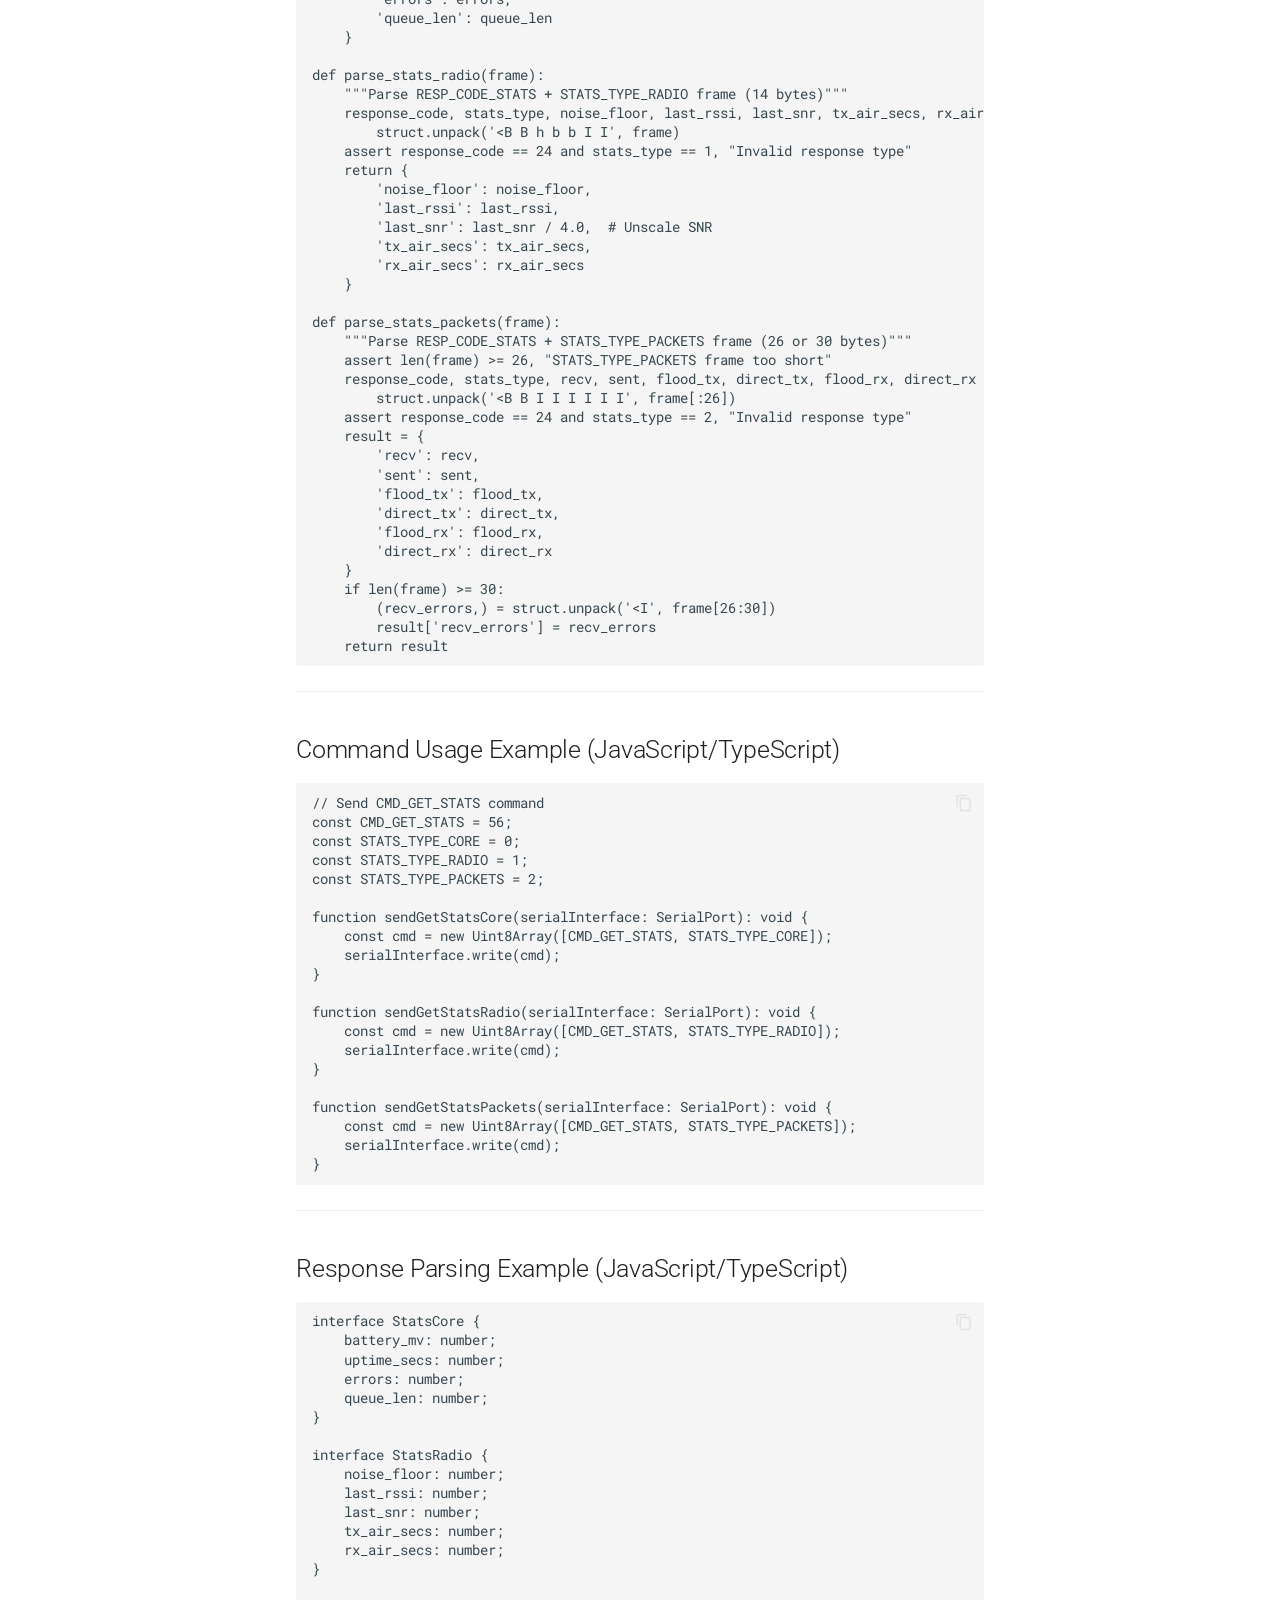
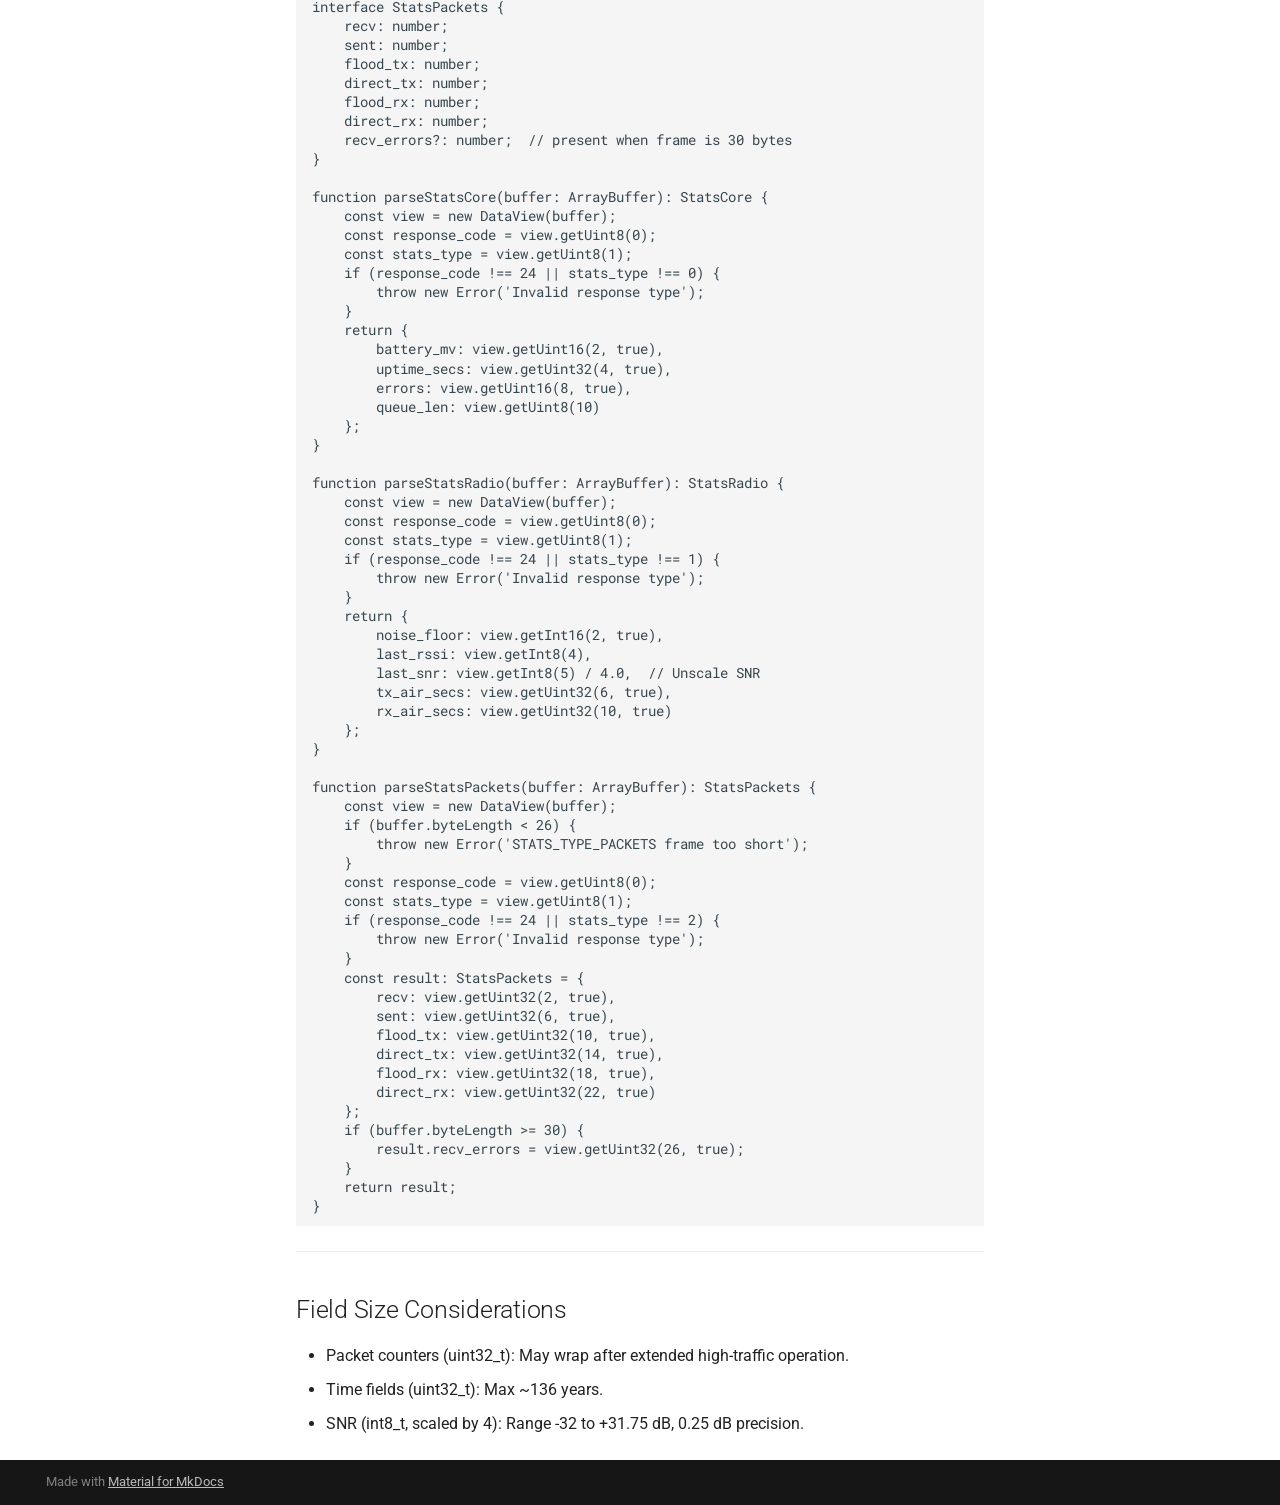
<file: stats_binary_frames/index.html>
<!doctype html>
<html lang="en" class="no-js">
  <head>
    
      <meta charset="utf-8">
      <meta name="viewport" content="width=device-width,initial-scale=1">
      
        <meta name="description" content="Documentation for the open source MeshCore firmware">
      
      
      
        <link rel="canonical" href="https://meshcore-dev.github.io/meshcore/stats_binary_frames/">
      
      
        <link rel="prev" href="../radio_presets/">
      
      
        <link rel="next" href="../terminal_chat_cli/">
      
      
        
      
      
      <link rel="icon" href="../assets/images/favicon.png">
      <meta name="generator" content="mkdocs-1.6.1, mkdocs-material-9.7.7">
    
    
      
        <title>Stats Binary Frame Structures - MeshCore Docs</title>
      
    
    
      <link rel="stylesheet" href="../assets/stylesheets/main.ec1eaa64.min.css">
      
      


    
    
      
    
    
      
        
        
        <link rel="preconnect" href="https://fonts.gstatic.com" crossorigin>
        <link rel="stylesheet" href="https://fonts.googleapis.com/css?family=Roboto:300,300i,400,400i,700,700i%7CRoboto+Mono:400,400i,700,700i&display=fallback">
        <style>:root{--md-text-font:"Roboto";--md-code-font:"Roboto Mono"}</style>
      
    
    
      <link rel="stylesheet" href="../_stylesheets/extra.css">
    
    <script>__md_scope=new URL("..",location),__md_hash=e=>[...e].reduce(((e,_)=>(e<<5)-e+_.charCodeAt(0)),0),__md_get=(e,_=localStorage,t=__md_scope)=>JSON.parse(_.getItem(t.pathname+"."+e)),__md_set=(e,_,t=localStorage,a=__md_scope)=>{try{t.setItem(a.pathname+"."+e,JSON.stringify(_))}catch(e){}}</script>
    
      

    
    
  </head>
  
  
    <body dir="ltr">
  
    
    <input class="md-toggle" data-md-toggle="drawer" type="checkbox" id="__drawer" autocomplete="off">
    <input class="md-toggle" data-md-toggle="search" type="checkbox" id="__search" autocomplete="off">
    <label class="md-overlay" for="__drawer"></label>
    <div data-md-component="skip">
      
        
        <a href="#stats-binary-frame-structures" class="md-skip">
          Skip to content
        </a>
      
    </div>
    <div data-md-component="announce">
      
    </div>
    
    
      

  

<header class="md-header md-header--shadow" data-md-component="header">
  <nav class="md-header__inner md-grid" aria-label="Header">
    <a href=".." title="MeshCore Docs" class="md-header__button md-logo" aria-label="MeshCore Docs" data-md-component="logo">
      
  <img src="../_assets/meshcore.svg" alt="logo">

    </a>
    <label class="md-header__button md-icon" for="__drawer">
      
      <svg xmlns="http://www.w3.org/2000/svg" viewBox="0 0 24 24"><path d="M3 6h18v2H3zm0 5h18v2H3zm0 5h18v2H3z"/></svg>
    </label>
    <div class="md-header__title" data-md-component="header-title">
      <div class="md-header__ellipsis">
        <div class="md-header__topic">
          <span class="md-ellipsis">
            MeshCore Docs
          </span>
        </div>
        <div class="md-header__topic" data-md-component="header-topic">
          <span class="md-ellipsis">
            
              Stats Binary Frame Structures
            
          </span>
        </div>
      </div>
    </div>
    
    
      <script>var palette=__md_get("__palette");if(palette&&palette.color){if("(prefers-color-scheme)"===palette.color.media){var media=matchMedia("(prefers-color-scheme: light)"),input=document.querySelector(media.matches?"[data-md-color-media='(prefers-color-scheme: light)']":"[data-md-color-media='(prefers-color-scheme: dark)']");palette.color.media=input.getAttribute("data-md-color-media"),palette.color.scheme=input.getAttribute("data-md-color-scheme"),palette.color.primary=input.getAttribute("data-md-color-primary"),palette.color.accent=input.getAttribute("data-md-color-accent")}for(var[key,value]of Object.entries(palette.color))document.body.setAttribute("data-md-color-"+key,value)}</script>
    
    
    
      
      
        <label class="md-header__button md-icon" for="__search">
          
          <svg xmlns="http://www.w3.org/2000/svg" viewBox="0 0 24 24"><path d="M9.5 3A6.5 6.5 0 0 1 16 9.5c0 1.61-.59 3.09-1.56 4.23l.27.27h.79l5 5-1.5 1.5-5-5v-.79l-.27-.27A6.52 6.52 0 0 1 9.5 16 6.5 6.5 0 0 1 3 9.5 6.5 6.5 0 0 1 9.5 3m0 2C7 5 5 7 5 9.5S7 14 9.5 14 14 12 14 9.5 12 5 9.5 5"/></svg>
        </label>
        <div class="md-search" data-md-component="search" role="dialog">
  <label class="md-search__overlay" for="__search"></label>
  <div class="md-search__inner" role="search">
    <form class="md-search__form" name="search">
      <input type="text" class="md-search__input" name="query" aria-label="Search" placeholder="Search" autocapitalize="off" autocorrect="off" autocomplete="off" spellcheck="false" data-md-component="search-query" required>
      <label class="md-search__icon md-icon" for="__search">
        
        <svg xmlns="http://www.w3.org/2000/svg" viewBox="0 0 24 24"><path d="M9.5 3A6.5 6.5 0 0 1 16 9.5c0 1.61-.59 3.09-1.56 4.23l.27.27h.79l5 5-1.5 1.5-5-5v-.79l-.27-.27A6.52 6.52 0 0 1 9.5 16 6.5 6.5 0 0 1 3 9.5 6.5 6.5 0 0 1 9.5 3m0 2C7 5 5 7 5 9.5S7 14 9.5 14 14 12 14 9.5 12 5 9.5 5"/></svg>
        
        <svg xmlns="http://www.w3.org/2000/svg" viewBox="0 0 24 24"><path d="M20 11v2H8l5.5 5.5-1.42 1.42L4.16 12l7.92-7.92L13.5 5.5 8 11z"/></svg>
      </label>
      <nav class="md-search__options" aria-label="Search">
        
        <button type="reset" class="md-search__icon md-icon" title="Clear" aria-label="Clear" tabindex="-1">
          
          <svg xmlns="http://www.w3.org/2000/svg" viewBox="0 0 24 24"><path d="M19 6.41 17.59 5 12 10.59 6.41 5 5 6.41 10.59 12 5 17.59 6.41 19 12 13.41 17.59 19 19 17.59 13.41 12z"/></svg>
        </button>
      </nav>
      
        <div class="md-search__suggest" data-md-component="search-suggest"></div>
      
    </form>
    <div class="md-search__output">
      <div class="md-search__scrollwrap" tabindex="0" data-md-scrollfix>
        <div class="md-search-result" data-md-component="search-result">
          <div class="md-search-result__meta">
            Initializing search
          </div>
          <ol class="md-search-result__list" role="presentation"></ol>
        </div>
      </div>
    </div>
  </div>
</div>
      
    
    
      <div class="md-header__source">
        <a href="https://github.com/meshcore-dev/meshcore/" title="Go to repository" class="md-source" data-md-component="source">
  <div class="md-source__icon md-icon">
    
    <svg xmlns="http://www.w3.org/2000/svg" viewBox="0 0 448 512"><!--! Font Awesome Free 7.1.0 by @fontawesome - https://fontawesome.com License - https://fontawesome.com/license/free (Icons: CC BY 4.0, Fonts: SIL OFL 1.1, Code: MIT License) Copyright 2025 Fonticons, Inc.--><path d="M439.6 236.1 244 40.5c-5.4-5.5-12.8-8.5-20.4-8.5s-15 3-20.4 8.4L162.5 81l51.5 51.5c27.1-9.1 52.7 16.8 43.4 43.7l49.7 49.7c34.2-11.8 61.2 31 35.5 56.7-26.5 26.5-70.2-2.9-56-37.3L240.3 199v121.9c25.3 12.5 22.3 41.8 9.1 55-6.4 6.4-15.2 10.1-24.3 10.1s-17.8-3.6-24.3-10.1c-17.6-17.6-11.1-46.9 11.2-56v-123c-20.8-8.5-24.6-30.7-18.6-45L142.6 101 8.5 235.1C3 240.6 0 247.9 0 255.5s3 15 8.5 20.4l195.6 195.7c5.4 5.4 12.7 8.4 20.4 8.4s15-3 20.4-8.4l194.7-194.7c5.4-5.4 8.4-12.8 8.4-20.4s-3-15-8.4-20.4"/></svg>
  </div>
  <div class="md-source__repository">
    meshcore-dev/meshcore
  </div>
</a>
      </div>
    
  </nav>
  
</header>
    
    <div class="md-container" data-md-component="container">
      
      
        
          
        
      
      <main class="md-main" data-md-component="main">
        <div class="md-main__inner md-grid">
          
            
              
              <div class="md-sidebar md-sidebar--primary" data-md-component="sidebar" data-md-type="navigation" >
                <div class="md-sidebar__scrollwrap">
                  <div class="md-sidebar__inner">
                    



<nav class="md-nav md-nav--primary" aria-label="Navigation" data-md-level="0">
  <label class="md-nav__title" for="__drawer">
    <a href=".." title="MeshCore Docs" class="md-nav__button md-logo" aria-label="MeshCore Docs" data-md-component="logo">
      
  <img src="../_assets/meshcore.svg" alt="logo">

    </a>
    MeshCore Docs
  </label>
  
    <div class="md-nav__source">
      <a href="https://github.com/meshcore-dev/meshcore/" title="Go to repository" class="md-source" data-md-component="source">
  <div class="md-source__icon md-icon">
    
    <svg xmlns="http://www.w3.org/2000/svg" viewBox="0 0 448 512"><!--! Font Awesome Free 7.1.0 by @fontawesome - https://fontawesome.com License - https://fontawesome.com/license/free (Icons: CC BY 4.0, Fonts: SIL OFL 1.1, Code: MIT License) Copyright 2025 Fonticons, Inc.--><path d="M439.6 236.1 244 40.5c-5.4-5.5-12.8-8.5-20.4-8.5s-15 3-20.4 8.4L162.5 81l51.5 51.5c27.1-9.1 52.7 16.8 43.4 43.7l49.7 49.7c34.2-11.8 61.2 31 35.5 56.7-26.5 26.5-70.2-2.9-56-37.3L240.3 199v121.9c25.3 12.5 22.3 41.8 9.1 55-6.4 6.4-15.2 10.1-24.3 10.1s-17.8-3.6-24.3-10.1c-17.6-17.6-11.1-46.9 11.2-56v-123c-20.8-8.5-24.6-30.7-18.6-45L142.6 101 8.5 235.1C3 240.6 0 247.9 0 255.5s3 15 8.5 20.4l195.6 195.7c5.4 5.4 12.7 8.4 20.4 8.4s15-3 20.4-8.4l194.7-194.7c5.4-5.4 8.4-12.8 8.4-20.4s-3-15-8.4-20.4"/></svg>
  </div>
  <div class="md-source__repository">
    meshcore-dev/meshcore
  </div>
</a>
    </div>
  
  <ul class="md-nav__list" data-md-scrollfix>
    
      
      
  
  
  
  
    <li class="md-nav__item">
      <a href=".." class="md-nav__link">
        
  
  
  <span class="md-ellipsis">
    
  
    Introduction
  

    
  </span>
  
  

      </a>
    </li>
  

    
      
      
  
  
  
  
    <li class="md-nav__item">
      <a href="../cli_commands/" class="md-nav__link">
        
  
  
  <span class="md-ellipsis">
    
  
    CLI Commands
  

    
  </span>
  
  

      </a>
    </li>
  

    
      
      
  
  
  
  
    <li class="md-nav__item">
      <a href="../companion_protocol/" class="md-nav__link">
        
  
  
  <span class="md-ellipsis">
    
  
    Companion Protocol
  

    
  </span>
  
  

      </a>
    </li>
  

    
      
      
  
  
  
  
    <li class="md-nav__item">
      <a href="../docs/" class="md-nav__link">
        
  
  
  <span class="md-ellipsis">
    
  
    Local Documentation
  

    
  </span>
  
  

      </a>
    </li>
  

    
      
      
  
  
  
  
    <li class="md-nav__item">
      <a href="../faq/" class="md-nav__link">
        
  
  
  <span class="md-ellipsis">
    
  
    Frequently Asked Questions
  

    
  </span>
  
  

      </a>
    </li>
  

    
      
      
  
  
  
  
    <li class="md-nav__item">
      <a href="../kiss_modem_protocol/" class="md-nav__link">
        
  
  
  <span class="md-ellipsis">
    
  
    MeshCore KISS Modem Protocol
  

    
  </span>
  
  

      </a>
    </li>
  

    
      
      
  
  
  
  
    <li class="md-nav__item">
      <a href="../nrf52_power_management/" class="md-nav__link">
        
  
  
  <span class="md-ellipsis">
    
  
    nRF52 Power Management
  

    
  </span>
  
  

      </a>
    </li>
  

    
      
      
  
  
  
  
    <li class="md-nav__item">
      <a href="../number_allocations/" class="md-nav__link">
        
  
  
  <span class="md-ellipsis">
    
  
    Number Allocations
  

    
  </span>
  
  

      </a>
    </li>
  

    
      
      
  
  
  
  
    <li class="md-nav__item">
      <a href="../packet_format/" class="md-nav__link">
        
  
  
  <span class="md-ellipsis">
    
  
    Packet Format
  

    
  </span>
  
  

      </a>
    </li>
  

    
      
      
  
  
  
  
    <li class="md-nav__item">
      <a href="../payloads/" class="md-nav__link">
        
  
  
  <span class="md-ellipsis">
    
  
    Payload Format
  

    
  </span>
  
  

      </a>
    </li>
  

    
      
      
  
  
  
  
    <li class="md-nav__item">
      <a href="../qr_codes/" class="md-nav__link">
        
  
  
  <span class="md-ellipsis">
    
  
    QR Codes
  

    
  </span>
  
  

      </a>
    </li>
  

    
      
      
  
  
  
  
    <li class="md-nav__item">
      <a href="../radio_presets/" class="md-nav__link">
        
  
  
  <span class="md-ellipsis">
    
  
    Radio Presets
  

    
  </span>
  
  

      </a>
    </li>
  

    
      
      
  
  
    
  
  
  
    <li class="md-nav__item md-nav__item--active">
      
      <input class="md-nav__toggle md-toggle" type="checkbox" id="__toc">
      
      
        
      
      
        <label class="md-nav__link md-nav__link--active" for="__toc">
          
  
  
  <span class="md-ellipsis">
    
  
    Stats Binary Frame Structures
  

    
  </span>
  
  

          <span class="md-nav__icon md-icon"></span>
        </label>
      
      <a href="./" class="md-nav__link md-nav__link--active">
        
  
  
  <span class="md-ellipsis">
    
  
    Stats Binary Frame Structures
  

    
  </span>
  
  

      </a>
      
        

<nav class="md-nav md-nav--secondary" aria-label="Table of contents">
  
  
  
    
  
  
    <label class="md-nav__title" for="__toc">
      <span class="md-nav__icon md-icon"></span>
      Table of contents
    </label>
    <ul class="md-nav__list" data-md-component="toc" data-md-scrollfix>
      
        <li class="md-nav__item">
  <a href="#command-codes" class="md-nav__link">
    <span class="md-ellipsis">
      
        Command Codes
      
    </span>
  </a>
  
    <nav class="md-nav" aria-label="Command Codes">
      <ul class="md-nav__list">
        
          <li class="md-nav__item">
  <a href="#stats-sub-types" class="md-nav__link">
    <span class="md-ellipsis">
      
        Stats Sub-Types
      
    </span>
  </a>
  
</li>
        
      </ul>
    </nav>
  
</li>
      
        <li class="md-nav__item">
  <a href="#response-codes" class="md-nav__link">
    <span class="md-ellipsis">
      
        Response Codes
      
    </span>
  </a>
  
    <nav class="md-nav" aria-label="Response Codes">
      <ul class="md-nav__list">
        
          <li class="md-nav__item">
  <a href="#stats-response-sub-types" class="md-nav__link">
    <span class="md-ellipsis">
      
        Stats Response Sub-Types
      
    </span>
  </a>
  
</li>
        
      </ul>
    </nav>
  
</li>
      
        <li class="md-nav__item">
  <a href="#resp_code_stats-stats_type_core-24-0" class="md-nav__link">
    <span class="md-ellipsis">
      
        RESP_CODE_STATS + STATS_TYPE_CORE (24, 0)
      
    </span>
  </a>
  
    <nav class="md-nav" aria-label="RESP_CODE_STATS + STATS_TYPE_CORE (24, 0)">
      <ul class="md-nav__list">
        
          <li class="md-nav__item">
  <a href="#example-structure-cc" class="md-nav__link">
    <span class="md-ellipsis">
      
        Example Structure (C/C++)
      
    </span>
  </a>
  
</li>
        
      </ul>
    </nav>
  
</li>
      
        <li class="md-nav__item">
  <a href="#resp_code_stats-stats_type_radio-24-1" class="md-nav__link">
    <span class="md-ellipsis">
      
        RESP_CODE_STATS + STATS_TYPE_RADIO (24, 1)
      
    </span>
  </a>
  
    <nav class="md-nav" aria-label="RESP_CODE_STATS + STATS_TYPE_RADIO (24, 1)">
      <ul class="md-nav__list">
        
          <li class="md-nav__item">
  <a href="#example-structure-cc_1" class="md-nav__link">
    <span class="md-ellipsis">
      
        Example Structure (C/C++)
      
    </span>
  </a>
  
</li>
        
      </ul>
    </nav>
  
</li>
      
        <li class="md-nav__item">
  <a href="#resp_code_stats-stats_type_packets-24-2" class="md-nav__link">
    <span class="md-ellipsis">
      
        RESP_CODE_STATS + STATS_TYPE_PACKETS (24, 2)
      
    </span>
  </a>
  
    <nav class="md-nav" aria-label="RESP_CODE_STATS + STATS_TYPE_PACKETS (24, 2)">
      <ul class="md-nav__list">
        
          <li class="md-nav__item">
  <a href="#notes" class="md-nav__link">
    <span class="md-ellipsis">
      
        Notes
      
    </span>
  </a>
  
</li>
        
          <li class="md-nav__item">
  <a href="#example-structure-cc_2" class="md-nav__link">
    <span class="md-ellipsis">
      
        Example Structure (C/C++)
      
    </span>
  </a>
  
</li>
        
      </ul>
    </nav>
  
</li>
      
        <li class="md-nav__item">
  <a href="#command-usage-example-python" class="md-nav__link">
    <span class="md-ellipsis">
      
        Command Usage Example (Python)
      
    </span>
  </a>
  
</li>
      
        <li class="md-nav__item">
  <a href="#response-parsing-example-python" class="md-nav__link">
    <span class="md-ellipsis">
      
        Response Parsing Example (Python)
      
    </span>
  </a>
  
</li>
      
        <li class="md-nav__item">
  <a href="#command-usage-example-javascripttypescript" class="md-nav__link">
    <span class="md-ellipsis">
      
        Command Usage Example (JavaScript/TypeScript)
      
    </span>
  </a>
  
</li>
      
        <li class="md-nav__item">
  <a href="#response-parsing-example-javascripttypescript" class="md-nav__link">
    <span class="md-ellipsis">
      
        Response Parsing Example (JavaScript/TypeScript)
      
    </span>
  </a>
  
</li>
      
        <li class="md-nav__item">
  <a href="#field-size-considerations" class="md-nav__link">
    <span class="md-ellipsis">
      
        Field Size Considerations
      
    </span>
  </a>
  
</li>
      
    </ul>
  
</nav>
      
    </li>
  

    
      
      
  
  
  
  
    <li class="md-nav__item">
      <a href="../terminal_chat_cli/" class="md-nav__link">
        
  
  
  <span class="md-ellipsis">
    
  
    Terminal Chat CLI
  

    
  </span>
  
  

      </a>
    </li>
  

    
  </ul>
</nav>
                  </div>
                </div>
              </div>
            
            
              
              <div class="md-sidebar md-sidebar--secondary" data-md-component="sidebar" data-md-type="toc" >
                <div class="md-sidebar__scrollwrap">
                  <div class="md-sidebar__inner">
                    

<nav class="md-nav md-nav--secondary" aria-label="Table of contents">
  
  
  
    
  
  
    <label class="md-nav__title" for="__toc">
      <span class="md-nav__icon md-icon"></span>
      Table of contents
    </label>
    <ul class="md-nav__list" data-md-component="toc" data-md-scrollfix>
      
        <li class="md-nav__item">
  <a href="#command-codes" class="md-nav__link">
    <span class="md-ellipsis">
      
        Command Codes
      
    </span>
  </a>
  
    <nav class="md-nav" aria-label="Command Codes">
      <ul class="md-nav__list">
        
          <li class="md-nav__item">
  <a href="#stats-sub-types" class="md-nav__link">
    <span class="md-ellipsis">
      
        Stats Sub-Types
      
    </span>
  </a>
  
</li>
        
      </ul>
    </nav>
  
</li>
      
        <li class="md-nav__item">
  <a href="#response-codes" class="md-nav__link">
    <span class="md-ellipsis">
      
        Response Codes
      
    </span>
  </a>
  
    <nav class="md-nav" aria-label="Response Codes">
      <ul class="md-nav__list">
        
          <li class="md-nav__item">
  <a href="#stats-response-sub-types" class="md-nav__link">
    <span class="md-ellipsis">
      
        Stats Response Sub-Types
      
    </span>
  </a>
  
</li>
        
      </ul>
    </nav>
  
</li>
      
        <li class="md-nav__item">
  <a href="#resp_code_stats-stats_type_core-24-0" class="md-nav__link">
    <span class="md-ellipsis">
      
        RESP_CODE_STATS + STATS_TYPE_CORE (24, 0)
      
    </span>
  </a>
  
    <nav class="md-nav" aria-label="RESP_CODE_STATS + STATS_TYPE_CORE (24, 0)">
      <ul class="md-nav__list">
        
          <li class="md-nav__item">
  <a href="#example-structure-cc" class="md-nav__link">
    <span class="md-ellipsis">
      
        Example Structure (C/C++)
      
    </span>
  </a>
  
</li>
        
      </ul>
    </nav>
  
</li>
      
        <li class="md-nav__item">
  <a href="#resp_code_stats-stats_type_radio-24-1" class="md-nav__link">
    <span class="md-ellipsis">
      
        RESP_CODE_STATS + STATS_TYPE_RADIO (24, 1)
      
    </span>
  </a>
  
    <nav class="md-nav" aria-label="RESP_CODE_STATS + STATS_TYPE_RADIO (24, 1)">
      <ul class="md-nav__list">
        
          <li class="md-nav__item">
  <a href="#example-structure-cc_1" class="md-nav__link">
    <span class="md-ellipsis">
      
        Example Structure (C/C++)
      
    </span>
  </a>
  
</li>
        
      </ul>
    </nav>
  
</li>
      
        <li class="md-nav__item">
  <a href="#resp_code_stats-stats_type_packets-24-2" class="md-nav__link">
    <span class="md-ellipsis">
      
        RESP_CODE_STATS + STATS_TYPE_PACKETS (24, 2)
      
    </span>
  </a>
  
    <nav class="md-nav" aria-label="RESP_CODE_STATS + STATS_TYPE_PACKETS (24, 2)">
      <ul class="md-nav__list">
        
          <li class="md-nav__item">
  <a href="#notes" class="md-nav__link">
    <span class="md-ellipsis">
      
        Notes
      
    </span>
  </a>
  
</li>
        
          <li class="md-nav__item">
  <a href="#example-structure-cc_2" class="md-nav__link">
    <span class="md-ellipsis">
      
        Example Structure (C/C++)
      
    </span>
  </a>
  
</li>
        
      </ul>
    </nav>
  
</li>
      
        <li class="md-nav__item">
  <a href="#command-usage-example-python" class="md-nav__link">
    <span class="md-ellipsis">
      
        Command Usage Example (Python)
      
    </span>
  </a>
  
</li>
      
        <li class="md-nav__item">
  <a href="#response-parsing-example-python" class="md-nav__link">
    <span class="md-ellipsis">
      
        Response Parsing Example (Python)
      
    </span>
  </a>
  
</li>
      
        <li class="md-nav__item">
  <a href="#command-usage-example-javascripttypescript" class="md-nav__link">
    <span class="md-ellipsis">
      
        Command Usage Example (JavaScript/TypeScript)
      
    </span>
  </a>
  
</li>
      
        <li class="md-nav__item">
  <a href="#response-parsing-example-javascripttypescript" class="md-nav__link">
    <span class="md-ellipsis">
      
        Response Parsing Example (JavaScript/TypeScript)
      
    </span>
  </a>
  
</li>
      
        <li class="md-nav__item">
  <a href="#field-size-considerations" class="md-nav__link">
    <span class="md-ellipsis">
      
        Field Size Considerations
      
    </span>
  </a>
  
</li>
      
    </ul>
  
</nav>
                  </div>
                </div>
              </div>
            
          
          
            <div class="md-content" data-md-component="content">
              
              <article class="md-content__inner md-typeset">
                
                  


  
    <a href="https://github.com/meshcore-dev/meshcore/edit/main/docs/stats_binary_frames.md" title="Edit this page" class="md-content__button md-icon" rel="edit">
      
      <svg xmlns="http://www.w3.org/2000/svg" viewBox="0 0 24 24"><path d="M10 20H6V4h7v5h5v3.1l2-2V8l-6-6H6c-1.1 0-2 .9-2 2v16c0 1.1.9 2 2 2h4zm10.2-7c.1 0 .3.1.4.2l1.3 1.3c.2.2.2.6 0 .8l-1 1-2.1-2.1 1-1c.1-.1.2-.2.4-.2m0 3.9L14.1 23H12v-2.1l6.1-6.1z"/></svg>
    </a>
  
  


<h1 id="stats-binary-frame-structures">Stats Binary Frame Structures</h1>
<p>Binary frame structures for companion radio stats commands. All multi-byte integers use little-endian byte order.</p>
<h2 id="command-codes">Command Codes</h2>
<table>
<thead>
<tr>
<th>Command</th>
<th>Code</th>
<th>Description</th>
</tr>
</thead>
<tbody>
<tr>
<td><code>CMD_GET_STATS</code></td>
<td>56</td>
<td>Get statistics (2-byte command: code + sub-type)</td>
</tr>
</tbody>
</table>
<h3 id="stats-sub-types">Stats Sub-Types</h3>
<p>The <code>CMD_GET_STATS</code> command uses a 2-byte frame structure:
- <strong>Byte 0:</strong> <code>CMD_GET_STATS</code> (56)
- <strong>Byte 1:</strong> Stats sub-type:
  - <code>STATS_TYPE_CORE</code> (0) - Get core device statistics
  - <code>STATS_TYPE_RADIO</code> (1) - Get radio statistics
  - <code>STATS_TYPE_PACKETS</code> (2) - Get packet statistics</p>
<h2 id="response-codes">Response Codes</h2>
<table>
<thead>
<tr>
<th>Response</th>
<th>Code</th>
<th>Description</th>
</tr>
</thead>
<tbody>
<tr>
<td><code>RESP_CODE_STATS</code></td>
<td>24</td>
<td>Statistics response (2-byte response: code + sub-type)</td>
</tr>
</tbody>
</table>
<h3 id="stats-response-sub-types">Stats Response Sub-Types</h3>
<p>The <code>RESP_CODE_STATS</code> response uses a 2-byte header structure:
- <strong>Byte 0:</strong> <code>RESP_CODE_STATS</code> (24)
- <strong>Byte 1:</strong> Stats sub-type (matches command sub-type):
  - <code>STATS_TYPE_CORE</code> (0) - Core device statistics response
  - <code>STATS_TYPE_RADIO</code> (1) - Radio statistics response
  - <code>STATS_TYPE_PACKETS</code> (2) - Packet statistics response</p>
<hr />
<h2 id="resp_code_stats-stats_type_core-24-0">RESP_CODE_STATS + STATS_TYPE_CORE (24, 0)</h2>
<p><strong>Total Frame Size:</strong> 11 bytes</p>
<table>
<thead>
<tr>
<th>Offset</th>
<th>Size</th>
<th>Type</th>
<th>Field Name</th>
<th>Description</th>
<th>Range/Notes</th>
</tr>
</thead>
<tbody>
<tr>
<td>0</td>
<td>1</td>
<td>uint8_t</td>
<td>response_code</td>
<td>Always <code>0x18</code> (24)</td>
<td>-</td>
</tr>
<tr>
<td>1</td>
<td>1</td>
<td>uint8_t</td>
<td>stats_type</td>
<td>Always <code>0x00</code> (STATS_TYPE_CORE)</td>
<td>-</td>
</tr>
<tr>
<td>2</td>
<td>2</td>
<td>uint16_t</td>
<td>battery_mv</td>
<td>Battery voltage in millivolts</td>
<td>0 - 65,535</td>
</tr>
<tr>
<td>4</td>
<td>4</td>
<td>uint32_t</td>
<td>uptime_secs</td>
<td>Device uptime in seconds</td>
<td>0 - 4,294,967,295</td>
</tr>
<tr>
<td>8</td>
<td>2</td>
<td>uint16_t</td>
<td>errors</td>
<td>Error flags bitmask</td>
<td>-</td>
</tr>
<tr>
<td>10</td>
<td>1</td>
<td>uint8_t</td>
<td>queue_len</td>
<td>Outbound packet queue length</td>
<td>0 - 255</td>
</tr>
</tbody>
</table>
<h3 id="example-structure-cc">Example Structure (C/C++)</h3>
<pre><code class="language-c">struct StatsCore {
    uint8_t  response_code;  // 0x18
    uint8_t  stats_type;     // 0x00 (STATS_TYPE_CORE)
    uint16_t battery_mv;
    uint32_t uptime_secs;
    uint16_t errors;
    uint8_t  queue_len;
} __attribute__((packed));
</code></pre>
<hr />
<h2 id="resp_code_stats-stats_type_radio-24-1">RESP_CODE_STATS + STATS_TYPE_RADIO (24, 1)</h2>
<p><strong>Total Frame Size:</strong> 14 bytes</p>
<table>
<thead>
<tr>
<th>Offset</th>
<th>Size</th>
<th>Type</th>
<th>Field Name</th>
<th>Description</th>
<th>Range/Notes</th>
</tr>
</thead>
<tbody>
<tr>
<td>0</td>
<td>1</td>
<td>uint8_t</td>
<td>response_code</td>
<td>Always <code>0x18</code> (24)</td>
<td>-</td>
</tr>
<tr>
<td>1</td>
<td>1</td>
<td>uint8_t</td>
<td>stats_type</td>
<td>Always <code>0x01</code> (STATS_TYPE_RADIO)</td>
<td>-</td>
</tr>
<tr>
<td>2</td>
<td>2</td>
<td>int16_t</td>
<td>noise_floor</td>
<td>Radio noise floor in dBm</td>
<td>-140 to +10</td>
</tr>
<tr>
<td>4</td>
<td>1</td>
<td>int8_t</td>
<td>last_rssi</td>
<td>Last received signal strength in dBm</td>
<td>-128 to +127</td>
</tr>
<tr>
<td>5</td>
<td>1</td>
<td>int8_t</td>
<td>last_snr</td>
<td>SNR scaled by 4</td>
<td>Divide by 4.0 for dB</td>
</tr>
<tr>
<td>6</td>
<td>4</td>
<td>uint32_t</td>
<td>tx_air_secs</td>
<td>Cumulative transmit airtime in seconds</td>
<td>0 - 4,294,967,295</td>
</tr>
<tr>
<td>10</td>
<td>4</td>
<td>uint32_t</td>
<td>rx_air_secs</td>
<td>Cumulative receive airtime in seconds</td>
<td>0 - 4,294,967,295</td>
</tr>
</tbody>
</table>
<h3 id="example-structure-cc_1">Example Structure (C/C++)</h3>
<pre><code class="language-c">struct StatsRadio {
    uint8_t  response_code;  // 0x18
    uint8_t  stats_type;     // 0x01 (STATS_TYPE_RADIO)
    int16_t  noise_floor;
    int8_t   last_rssi;
    int8_t   last_snr;       // Divide by 4.0 to get actual SNR in dB
    uint32_t tx_air_secs;
    uint32_t rx_air_secs;
} __attribute__((packed));
</code></pre>
<hr />
<h2 id="resp_code_stats-stats_type_packets-24-2">RESP_CODE_STATS + STATS_TYPE_PACKETS (24, 2)</h2>
<p><strong>Total Frame Size:</strong> 26 bytes (legacy) or 30 bytes (includes <code>recv_errors</code>)</p>
<table>
<thead>
<tr>
<th>Offset</th>
<th>Size</th>
<th>Type</th>
<th>Field Name</th>
<th>Description</th>
<th>Range/Notes</th>
</tr>
</thead>
<tbody>
<tr>
<td>0</td>
<td>1</td>
<td>uint8_t</td>
<td>response_code</td>
<td>Always <code>0x18</code> (24)</td>
<td>-</td>
</tr>
<tr>
<td>1</td>
<td>1</td>
<td>uint8_t</td>
<td>stats_type</td>
<td>Always <code>0x02</code> (STATS_TYPE_PACKETS)</td>
<td>-</td>
</tr>
<tr>
<td>2</td>
<td>4</td>
<td>uint32_t</td>
<td>recv</td>
<td>Total packets received</td>
<td>0 - 4,294,967,295</td>
</tr>
<tr>
<td>6</td>
<td>4</td>
<td>uint32_t</td>
<td>sent</td>
<td>Total packets sent</td>
<td>0 - 4,294,967,295</td>
</tr>
<tr>
<td>10</td>
<td>4</td>
<td>uint32_t</td>
<td>flood_tx</td>
<td>Packets sent via flood routing</td>
<td>0 - 4,294,967,295</td>
</tr>
<tr>
<td>14</td>
<td>4</td>
<td>uint32_t</td>
<td>direct_tx</td>
<td>Packets sent via direct routing</td>
<td>0 - 4,294,967,295</td>
</tr>
<tr>
<td>18</td>
<td>4</td>
<td>uint32_t</td>
<td>flood_rx</td>
<td>Packets received via flood routing</td>
<td>0 - 4,294,967,295</td>
</tr>
<tr>
<td>22</td>
<td>4</td>
<td>uint32_t</td>
<td>direct_rx</td>
<td>Packets received via direct routing</td>
<td>0 - 4,294,967,295</td>
</tr>
<tr>
<td>26</td>
<td>4</td>
<td>uint32_t</td>
<td>recv_errors</td>
<td>Receive/CRC errors (RadioLib); present only in 30-byte frame</td>
<td>0 - 4,294,967,295</td>
</tr>
</tbody>
</table>
<h3 id="notes">Notes</h3>
<ul>
<li>Counters are cumulative from boot and may wrap.</li>
<li><code>recv = flood_rx + direct_rx</code></li>
<li><code>sent = flood_tx + direct_tx</code></li>
<li>Clients should accept frame length ≥ 26; if length ≥ 30, parse <code>recv_errors</code> at offset 26.</li>
</ul>
<h3 id="example-structure-cc_2">Example Structure (C/C++)</h3>
<pre><code class="language-c">struct StatsPackets {
    uint8_t  response_code;  // 0x18
    uint8_t  stats_type;     // 0x02 (STATS_TYPE_PACKETS)
    uint32_t recv;
    uint32_t sent;
    uint32_t flood_tx;
    uint32_t direct_tx;
    uint32_t flood_rx;
    uint32_t direct_rx;
    uint32_t recv_errors;    // present when frame size is 30
} __attribute__((packed));
</code></pre>
<hr />
<h2 id="command-usage-example-python">Command Usage Example (Python)</h2>
<pre><code class="language-python"># Send CMD_GET_STATS command
def send_get_stats_core(serial_interface):
    &quot;&quot;&quot;Send command to get core stats&quot;&quot;&quot;
    cmd = bytes([56, 0])  # CMD_GET_STATS (56) + STATS_TYPE_CORE (0)
    serial_interface.write(cmd)

def send_get_stats_radio(serial_interface):
    &quot;&quot;&quot;Send command to get radio stats&quot;&quot;&quot;
    cmd = bytes([56, 1])  # CMD_GET_STATS (56) + STATS_TYPE_RADIO (1)
    serial_interface.write(cmd)

def send_get_stats_packets(serial_interface):
    &quot;&quot;&quot;Send command to get packet stats&quot;&quot;&quot;
    cmd = bytes([56, 2])  # CMD_GET_STATS (56) + STATS_TYPE_PACKETS (2)
    serial_interface.write(cmd)
</code></pre>
<hr />
<h2 id="response-parsing-example-python">Response Parsing Example (Python)</h2>
<pre><code class="language-python">import struct

def parse_stats_core(frame):
    &quot;&quot;&quot;Parse RESP_CODE_STATS + STATS_TYPE_CORE frame (11 bytes)&quot;&quot;&quot;
    response_code, stats_type, battery_mv, uptime_secs, errors, queue_len = \
        struct.unpack('&lt;B B H I H B', frame)
    assert response_code == 24 and stats_type == 0, &quot;Invalid response type&quot;
    return {
        'battery_mv': battery_mv,
        'uptime_secs': uptime_secs,
        'errors': errors,
        'queue_len': queue_len
    }

def parse_stats_radio(frame):
    &quot;&quot;&quot;Parse RESP_CODE_STATS + STATS_TYPE_RADIO frame (14 bytes)&quot;&quot;&quot;
    response_code, stats_type, noise_floor, last_rssi, last_snr, tx_air_secs, rx_air_secs = \
        struct.unpack('&lt;B B h b b I I', frame)
    assert response_code == 24 and stats_type == 1, &quot;Invalid response type&quot;
    return {
        'noise_floor': noise_floor,
        'last_rssi': last_rssi,
        'last_snr': last_snr / 4.0,  # Unscale SNR
        'tx_air_secs': tx_air_secs,
        'rx_air_secs': rx_air_secs
    }

def parse_stats_packets(frame):
    &quot;&quot;&quot;Parse RESP_CODE_STATS + STATS_TYPE_PACKETS frame (26 or 30 bytes)&quot;&quot;&quot;
    assert len(frame) &gt;= 26, &quot;STATS_TYPE_PACKETS frame too short&quot;
    response_code, stats_type, recv, sent, flood_tx, direct_tx, flood_rx, direct_rx = \
        struct.unpack('&lt;B B I I I I I I', frame[:26])
    assert response_code == 24 and stats_type == 2, &quot;Invalid response type&quot;
    result = {
        'recv': recv,
        'sent': sent,
        'flood_tx': flood_tx,
        'direct_tx': direct_tx,
        'flood_rx': flood_rx,
        'direct_rx': direct_rx
    }
    if len(frame) &gt;= 30:
        (recv_errors,) = struct.unpack('&lt;I', frame[26:30])
        result['recv_errors'] = recv_errors
    return result
</code></pre>
<hr />
<h2 id="command-usage-example-javascripttypescript">Command Usage Example (JavaScript/TypeScript)</h2>
<pre><code class="language-typescript">// Send CMD_GET_STATS command
const CMD_GET_STATS = 56;
const STATS_TYPE_CORE = 0;
const STATS_TYPE_RADIO = 1;
const STATS_TYPE_PACKETS = 2;

function sendGetStatsCore(serialInterface: SerialPort): void {
    const cmd = new Uint8Array([CMD_GET_STATS, STATS_TYPE_CORE]);
    serialInterface.write(cmd);
}

function sendGetStatsRadio(serialInterface: SerialPort): void {
    const cmd = new Uint8Array([CMD_GET_STATS, STATS_TYPE_RADIO]);
    serialInterface.write(cmd);
}

function sendGetStatsPackets(serialInterface: SerialPort): void {
    const cmd = new Uint8Array([CMD_GET_STATS, STATS_TYPE_PACKETS]);
    serialInterface.write(cmd);
}
</code></pre>
<hr />
<h2 id="response-parsing-example-javascripttypescript">Response Parsing Example (JavaScript/TypeScript)</h2>
<pre><code class="language-typescript">interface StatsCore {
    battery_mv: number;
    uptime_secs: number;
    errors: number;
    queue_len: number;
}

interface StatsRadio {
    noise_floor: number;
    last_rssi: number;
    last_snr: number;
    tx_air_secs: number;
    rx_air_secs: number;
}

interface StatsPackets {
    recv: number;
    sent: number;
    flood_tx: number;
    direct_tx: number;
    flood_rx: number;
    direct_rx: number;
    recv_errors?: number;  // present when frame is 30 bytes
}

function parseStatsCore(buffer: ArrayBuffer): StatsCore {
    const view = new DataView(buffer);
    const response_code = view.getUint8(0);
    const stats_type = view.getUint8(1);
    if (response_code !== 24 || stats_type !== 0) {
        throw new Error('Invalid response type');
    }
    return {
        battery_mv: view.getUint16(2, true),
        uptime_secs: view.getUint32(4, true),
        errors: view.getUint16(8, true),
        queue_len: view.getUint8(10)
    };
}

function parseStatsRadio(buffer: ArrayBuffer): StatsRadio {
    const view = new DataView(buffer);
    const response_code = view.getUint8(0);
    const stats_type = view.getUint8(1);
    if (response_code !== 24 || stats_type !== 1) {
        throw new Error('Invalid response type');
    }
    return {
        noise_floor: view.getInt16(2, true),
        last_rssi: view.getInt8(4),
        last_snr: view.getInt8(5) / 4.0,  // Unscale SNR
        tx_air_secs: view.getUint32(6, true),
        rx_air_secs: view.getUint32(10, true)
    };
}

function parseStatsPackets(buffer: ArrayBuffer): StatsPackets {
    const view = new DataView(buffer);
    if (buffer.byteLength &lt; 26) {
        throw new Error('STATS_TYPE_PACKETS frame too short');
    }
    const response_code = view.getUint8(0);
    const stats_type = view.getUint8(1);
    if (response_code !== 24 || stats_type !== 2) {
        throw new Error('Invalid response type');
    }
    const result: StatsPackets = {
        recv: view.getUint32(2, true),
        sent: view.getUint32(6, true),
        flood_tx: view.getUint32(10, true),
        direct_tx: view.getUint32(14, true),
        flood_rx: view.getUint32(18, true),
        direct_rx: view.getUint32(22, true)
    };
    if (buffer.byteLength &gt;= 30) {
        result.recv_errors = view.getUint32(26, true);
    }
    return result;
}
</code></pre>
<hr />
<h2 id="field-size-considerations">Field Size Considerations</h2>
<ul>
<li>Packet counters (uint32_t): May wrap after extended high-traffic operation.</li>
<li>Time fields (uint32_t): Max ~136 years.</li>
<li>SNR (int8_t, scaled by 4): Range -32 to +31.75 dB, 0.25 dB precision.</li>
</ul>












                
              </article>
            </div>
          
          
<script>var target=document.getElementById(location.hash.slice(1));target&&target.name&&(target.checked=target.name.startsWith("__tabbed_"))</script>
        </div>
        
      </main>
      
        <footer class="md-footer">
  
  <div class="md-footer-meta md-typeset">
    <div class="md-footer-meta__inner md-grid">
      <div class="md-copyright">
  
  
    Made with
    <a href="https://squidfunk.github.io/mkdocs-material/" target="_blank" rel="noopener">
      Material for MkDocs
    </a>
  
</div>
      
    </div>
  </div>
</footer>
      
    </div>
    <div class="md-dialog" data-md-component="dialog">
      <div class="md-dialog__inner md-typeset"></div>
    </div>
    
    
    
      
      
      <script id="__config" type="application/json">{"annotate": null, "base": "..", "features": ["content.action.edit", "content.code.copy", "search.highlight", "search.suggest"], "search": "../assets/javascripts/workers/search.2c215733.min.js", "tags": null, "translations": {"clipboard.copied": "Copied to clipboard", "clipboard.copy": "Copy to clipboard", "search.result.more.one": "1 more on this page", "search.result.more.other": "# more on this page", "search.result.none": "No matching documents", "search.result.one": "1 matching document", "search.result.other": "# matching documents", "search.result.placeholder": "Type to start searching", "search.result.term.missing": "Missing", "select.version": "Select version"}, "version": null}</script>
    
    
      <script src="../assets/javascripts/bundle.d7400e89.min.js"></script>
      
    
  </body>
</html>
</file>
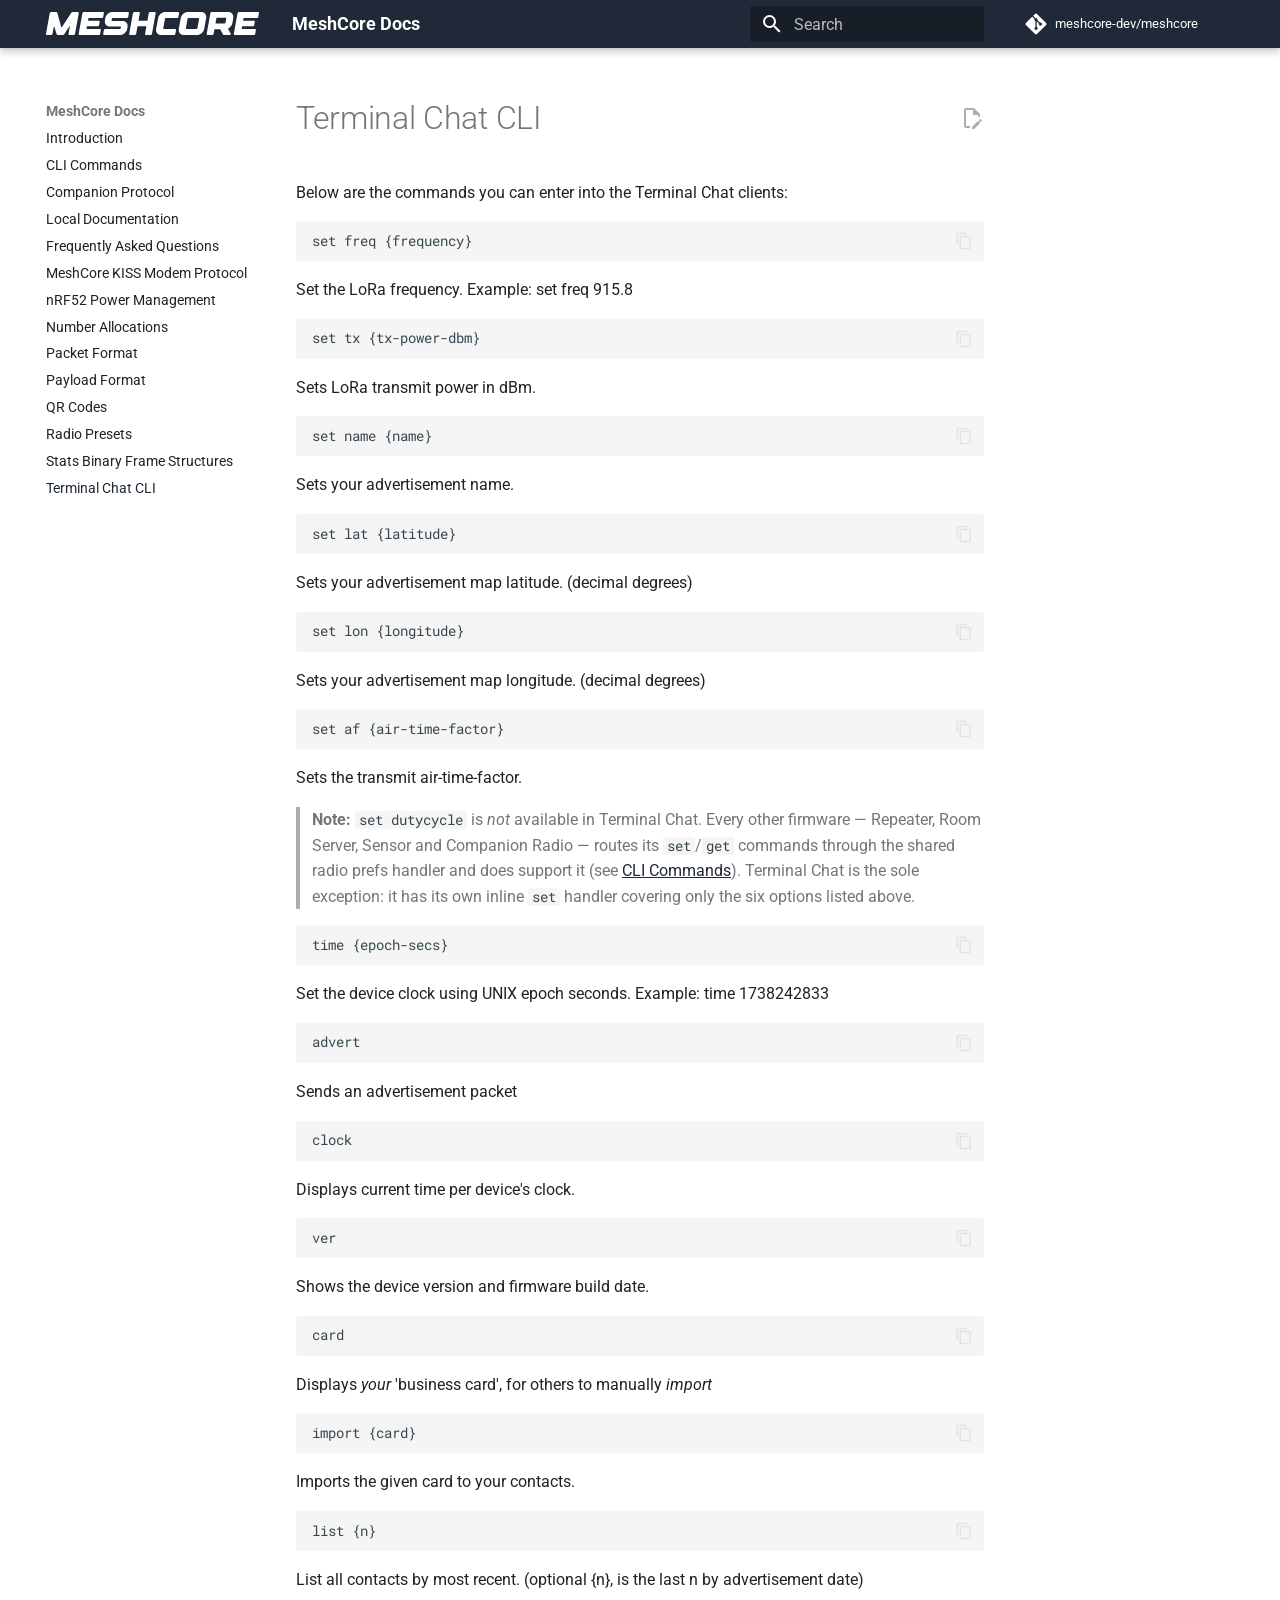
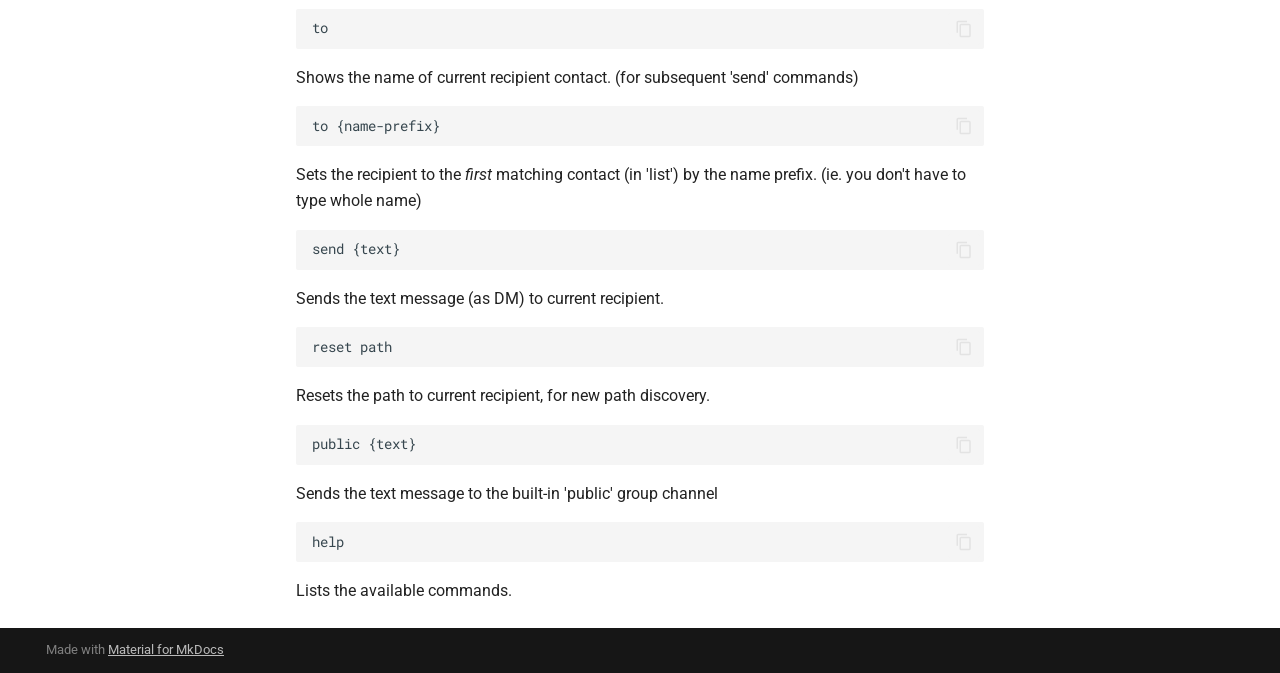
<file: terminal_chat_cli/index.html>
<!doctype html>
<html lang="en" class="no-js">
  <head>
    
      <meta charset="utf-8">
      <meta name="viewport" content="width=device-width,initial-scale=1">
      
        <meta name="description" content="Documentation for the open source MeshCore firmware">
      
      
      
        <link rel="canonical" href="https://meshcore-dev.github.io/meshcore/terminal_chat_cli/">
      
      
        <link rel="prev" href="../stats_binary_frames/">
      
      
      
        
      
      
      <link rel="icon" href="../assets/images/favicon.png">
      <meta name="generator" content="mkdocs-1.6.1, mkdocs-material-9.7.7">
    
    
      
        <title>Terminal Chat CLI - MeshCore Docs</title>
      
    
    
      <link rel="stylesheet" href="../assets/stylesheets/main.ec1eaa64.min.css">
      
      


    
    
      
    
    
      
        
        
        <link rel="preconnect" href="https://fonts.gstatic.com" crossorigin>
        <link rel="stylesheet" href="https://fonts.googleapis.com/css?family=Roboto:300,300i,400,400i,700,700i%7CRoboto+Mono:400,400i,700,700i&display=fallback">
        <style>:root{--md-text-font:"Roboto";--md-code-font:"Roboto Mono"}</style>
      
    
    
      <link rel="stylesheet" href="../_stylesheets/extra.css">
    
    <script>__md_scope=new URL("..",location),__md_hash=e=>[...e].reduce(((e,_)=>(e<<5)-e+_.charCodeAt(0)),0),__md_get=(e,_=localStorage,t=__md_scope)=>JSON.parse(_.getItem(t.pathname+"."+e)),__md_set=(e,_,t=localStorage,a=__md_scope)=>{try{t.setItem(a.pathname+"."+e,JSON.stringify(_))}catch(e){}}</script>
    
      

    
    
  </head>
  
  
    <body dir="ltr">
  
    
    <input class="md-toggle" data-md-toggle="drawer" type="checkbox" id="__drawer" autocomplete="off">
    <input class="md-toggle" data-md-toggle="search" type="checkbox" id="__search" autocomplete="off">
    <label class="md-overlay" for="__drawer"></label>
    <div data-md-component="skip">
      
        
        <a href="#terminal-chat-cli" class="md-skip">
          Skip to content
        </a>
      
    </div>
    <div data-md-component="announce">
      
    </div>
    
    
      

  

<header class="md-header md-header--shadow" data-md-component="header">
  <nav class="md-header__inner md-grid" aria-label="Header">
    <a href=".." title="MeshCore Docs" class="md-header__button md-logo" aria-label="MeshCore Docs" data-md-component="logo">
      
  <img src="../_assets/meshcore.svg" alt="logo">

    </a>
    <label class="md-header__button md-icon" for="__drawer">
      
      <svg xmlns="http://www.w3.org/2000/svg" viewBox="0 0 24 24"><path d="M3 6h18v2H3zm0 5h18v2H3zm0 5h18v2H3z"/></svg>
    </label>
    <div class="md-header__title" data-md-component="header-title">
      <div class="md-header__ellipsis">
        <div class="md-header__topic">
          <span class="md-ellipsis">
            MeshCore Docs
          </span>
        </div>
        <div class="md-header__topic" data-md-component="header-topic">
          <span class="md-ellipsis">
            
              Terminal Chat CLI
            
          </span>
        </div>
      </div>
    </div>
    
    
      <script>var palette=__md_get("__palette");if(palette&&palette.color){if("(prefers-color-scheme)"===palette.color.media){var media=matchMedia("(prefers-color-scheme: light)"),input=document.querySelector(media.matches?"[data-md-color-media='(prefers-color-scheme: light)']":"[data-md-color-media='(prefers-color-scheme: dark)']");palette.color.media=input.getAttribute("data-md-color-media"),palette.color.scheme=input.getAttribute("data-md-color-scheme"),palette.color.primary=input.getAttribute("data-md-color-primary"),palette.color.accent=input.getAttribute("data-md-color-accent")}for(var[key,value]of Object.entries(palette.color))document.body.setAttribute("data-md-color-"+key,value)}</script>
    
    
    
      
      
        <label class="md-header__button md-icon" for="__search">
          
          <svg xmlns="http://www.w3.org/2000/svg" viewBox="0 0 24 24"><path d="M9.5 3A6.5 6.5 0 0 1 16 9.5c0 1.61-.59 3.09-1.56 4.23l.27.27h.79l5 5-1.5 1.5-5-5v-.79l-.27-.27A6.52 6.52 0 0 1 9.5 16 6.5 6.5 0 0 1 3 9.5 6.5 6.5 0 0 1 9.5 3m0 2C7 5 5 7 5 9.5S7 14 9.5 14 14 12 14 9.5 12 5 9.5 5"/></svg>
        </label>
        <div class="md-search" data-md-component="search" role="dialog">
  <label class="md-search__overlay" for="__search"></label>
  <div class="md-search__inner" role="search">
    <form class="md-search__form" name="search">
      <input type="text" class="md-search__input" name="query" aria-label="Search" placeholder="Search" autocapitalize="off" autocorrect="off" autocomplete="off" spellcheck="false" data-md-component="search-query" required>
      <label class="md-search__icon md-icon" for="__search">
        
        <svg xmlns="http://www.w3.org/2000/svg" viewBox="0 0 24 24"><path d="M9.5 3A6.5 6.5 0 0 1 16 9.5c0 1.61-.59 3.09-1.56 4.23l.27.27h.79l5 5-1.5 1.5-5-5v-.79l-.27-.27A6.52 6.52 0 0 1 9.5 16 6.5 6.5 0 0 1 3 9.5 6.5 6.5 0 0 1 9.5 3m0 2C7 5 5 7 5 9.5S7 14 9.5 14 14 12 14 9.5 12 5 9.5 5"/></svg>
        
        <svg xmlns="http://www.w3.org/2000/svg" viewBox="0 0 24 24"><path d="M20 11v2H8l5.5 5.5-1.42 1.42L4.16 12l7.92-7.92L13.5 5.5 8 11z"/></svg>
      </label>
      <nav class="md-search__options" aria-label="Search">
        
        <button type="reset" class="md-search__icon md-icon" title="Clear" aria-label="Clear" tabindex="-1">
          
          <svg xmlns="http://www.w3.org/2000/svg" viewBox="0 0 24 24"><path d="M19 6.41 17.59 5 12 10.59 6.41 5 5 6.41 10.59 12 5 17.59 6.41 19 12 13.41 17.59 19 19 17.59 13.41 12z"/></svg>
        </button>
      </nav>
      
        <div class="md-search__suggest" data-md-component="search-suggest"></div>
      
    </form>
    <div class="md-search__output">
      <div class="md-search__scrollwrap" tabindex="0" data-md-scrollfix>
        <div class="md-search-result" data-md-component="search-result">
          <div class="md-search-result__meta">
            Initializing search
          </div>
          <ol class="md-search-result__list" role="presentation"></ol>
        </div>
      </div>
    </div>
  </div>
</div>
      
    
    
      <div class="md-header__source">
        <a href="https://github.com/meshcore-dev/meshcore/" title="Go to repository" class="md-source" data-md-component="source">
  <div class="md-source__icon md-icon">
    
    <svg xmlns="http://www.w3.org/2000/svg" viewBox="0 0 448 512"><!--! Font Awesome Free 7.1.0 by @fontawesome - https://fontawesome.com License - https://fontawesome.com/license/free (Icons: CC BY 4.0, Fonts: SIL OFL 1.1, Code: MIT License) Copyright 2025 Fonticons, Inc.--><path d="M439.6 236.1 244 40.5c-5.4-5.5-12.8-8.5-20.4-8.5s-15 3-20.4 8.4L162.5 81l51.5 51.5c27.1-9.1 52.7 16.8 43.4 43.7l49.7 49.7c34.2-11.8 61.2 31 35.5 56.7-26.5 26.5-70.2-2.9-56-37.3L240.3 199v121.9c25.3 12.5 22.3 41.8 9.1 55-6.4 6.4-15.2 10.1-24.3 10.1s-17.8-3.6-24.3-10.1c-17.6-17.6-11.1-46.9 11.2-56v-123c-20.8-8.5-24.6-30.7-18.6-45L142.6 101 8.5 235.1C3 240.6 0 247.9 0 255.5s3 15 8.5 20.4l195.6 195.7c5.4 5.4 12.7 8.4 20.4 8.4s15-3 20.4-8.4l194.7-194.7c5.4-5.4 8.4-12.8 8.4-20.4s-3-15-8.4-20.4"/></svg>
  </div>
  <div class="md-source__repository">
    meshcore-dev/meshcore
  </div>
</a>
      </div>
    
  </nav>
  
</header>
    
    <div class="md-container" data-md-component="container">
      
      
        
          
        
      
      <main class="md-main" data-md-component="main">
        <div class="md-main__inner md-grid">
          
            
              
              <div class="md-sidebar md-sidebar--primary" data-md-component="sidebar" data-md-type="navigation" >
                <div class="md-sidebar__scrollwrap">
                  <div class="md-sidebar__inner">
                    



<nav class="md-nav md-nav--primary" aria-label="Navigation" data-md-level="0">
  <label class="md-nav__title" for="__drawer">
    <a href=".." title="MeshCore Docs" class="md-nav__button md-logo" aria-label="MeshCore Docs" data-md-component="logo">
      
  <img src="../_assets/meshcore.svg" alt="logo">

    </a>
    MeshCore Docs
  </label>
  
    <div class="md-nav__source">
      <a href="https://github.com/meshcore-dev/meshcore/" title="Go to repository" class="md-source" data-md-component="source">
  <div class="md-source__icon md-icon">
    
    <svg xmlns="http://www.w3.org/2000/svg" viewBox="0 0 448 512"><!--! Font Awesome Free 7.1.0 by @fontawesome - https://fontawesome.com License - https://fontawesome.com/license/free (Icons: CC BY 4.0, Fonts: SIL OFL 1.1, Code: MIT License) Copyright 2025 Fonticons, Inc.--><path d="M439.6 236.1 244 40.5c-5.4-5.5-12.8-8.5-20.4-8.5s-15 3-20.4 8.4L162.5 81l51.5 51.5c27.1-9.1 52.7 16.8 43.4 43.7l49.7 49.7c34.2-11.8 61.2 31 35.5 56.7-26.5 26.5-70.2-2.9-56-37.3L240.3 199v121.9c25.3 12.5 22.3 41.8 9.1 55-6.4 6.4-15.2 10.1-24.3 10.1s-17.8-3.6-24.3-10.1c-17.6-17.6-11.1-46.9 11.2-56v-123c-20.8-8.5-24.6-30.7-18.6-45L142.6 101 8.5 235.1C3 240.6 0 247.9 0 255.5s3 15 8.5 20.4l195.6 195.7c5.4 5.4 12.7 8.4 20.4 8.4s15-3 20.4-8.4l194.7-194.7c5.4-5.4 8.4-12.8 8.4-20.4s-3-15-8.4-20.4"/></svg>
  </div>
  <div class="md-source__repository">
    meshcore-dev/meshcore
  </div>
</a>
    </div>
  
  <ul class="md-nav__list" data-md-scrollfix>
    
      
      
  
  
  
  
    <li class="md-nav__item">
      <a href=".." class="md-nav__link">
        
  
  
  <span class="md-ellipsis">
    
  
    Introduction
  

    
  </span>
  
  

      </a>
    </li>
  

    
      
      
  
  
  
  
    <li class="md-nav__item">
      <a href="../cli_commands/" class="md-nav__link">
        
  
  
  <span class="md-ellipsis">
    
  
    CLI Commands
  

    
  </span>
  
  

      </a>
    </li>
  

    
      
      
  
  
  
  
    <li class="md-nav__item">
      <a href="../companion_protocol/" class="md-nav__link">
        
  
  
  <span class="md-ellipsis">
    
  
    Companion Protocol
  

    
  </span>
  
  

      </a>
    </li>
  

    
      
      
  
  
  
  
    <li class="md-nav__item">
      <a href="../docs/" class="md-nav__link">
        
  
  
  <span class="md-ellipsis">
    
  
    Local Documentation
  

    
  </span>
  
  

      </a>
    </li>
  

    
      
      
  
  
  
  
    <li class="md-nav__item">
      <a href="../faq/" class="md-nav__link">
        
  
  
  <span class="md-ellipsis">
    
  
    Frequently Asked Questions
  

    
  </span>
  
  

      </a>
    </li>
  

    
      
      
  
  
  
  
    <li class="md-nav__item">
      <a href="../kiss_modem_protocol/" class="md-nav__link">
        
  
  
  <span class="md-ellipsis">
    
  
    MeshCore KISS Modem Protocol
  

    
  </span>
  
  

      </a>
    </li>
  

    
      
      
  
  
  
  
    <li class="md-nav__item">
      <a href="../nrf52_power_management/" class="md-nav__link">
        
  
  
  <span class="md-ellipsis">
    
  
    nRF52 Power Management
  

    
  </span>
  
  

      </a>
    </li>
  

    
      
      
  
  
  
  
    <li class="md-nav__item">
      <a href="../number_allocations/" class="md-nav__link">
        
  
  
  <span class="md-ellipsis">
    
  
    Number Allocations
  

    
  </span>
  
  

      </a>
    </li>
  

    
      
      
  
  
  
  
    <li class="md-nav__item">
      <a href="../packet_format/" class="md-nav__link">
        
  
  
  <span class="md-ellipsis">
    
  
    Packet Format
  

    
  </span>
  
  

      </a>
    </li>
  

    
      
      
  
  
  
  
    <li class="md-nav__item">
      <a href="../payloads/" class="md-nav__link">
        
  
  
  <span class="md-ellipsis">
    
  
    Payload Format
  

    
  </span>
  
  

      </a>
    </li>
  

    
      
      
  
  
  
  
    <li class="md-nav__item">
      <a href="../qr_codes/" class="md-nav__link">
        
  
  
  <span class="md-ellipsis">
    
  
    QR Codes
  

    
  </span>
  
  

      </a>
    </li>
  

    
      
      
  
  
  
  
    <li class="md-nav__item">
      <a href="../radio_presets/" class="md-nav__link">
        
  
  
  <span class="md-ellipsis">
    
  
    Radio Presets
  

    
  </span>
  
  

      </a>
    </li>
  

    
      
      
  
  
  
  
    <li class="md-nav__item">
      <a href="../stats_binary_frames/" class="md-nav__link">
        
  
  
  <span class="md-ellipsis">
    
  
    Stats Binary Frame Structures
  

    
  </span>
  
  

      </a>
    </li>
  

    
      
      
  
  
    
  
  
  
    <li class="md-nav__item md-nav__item--active">
      
      <input class="md-nav__toggle md-toggle" type="checkbox" id="__toc">
      
      
        
      
      
      <a href="./" class="md-nav__link md-nav__link--active">
        
  
  
  <span class="md-ellipsis">
    
  
    Terminal Chat CLI
  

    
  </span>
  
  

      </a>
      
    </li>
  

    
  </ul>
</nav>
                  </div>
                </div>
              </div>
            
            
              
              <div class="md-sidebar md-sidebar--secondary" data-md-component="sidebar" data-md-type="toc" >
                <div class="md-sidebar__scrollwrap">
                  <div class="md-sidebar__inner">
                    

<nav class="md-nav md-nav--secondary" aria-label="Table of contents">
  
  
  
    
  
  
</nav>
                  </div>
                </div>
              </div>
            
          
          
            <div class="md-content" data-md-component="content">
              
              <article class="md-content__inner md-typeset">
                
                  


  
    <a href="https://github.com/meshcore-dev/meshcore/edit/main/docs/terminal_chat_cli.md" title="Edit this page" class="md-content__button md-icon" rel="edit">
      
      <svg xmlns="http://www.w3.org/2000/svg" viewBox="0 0 24 24"><path d="M10 20H6V4h7v5h5v3.1l2-2V8l-6-6H6c-1.1 0-2 .9-2 2v16c0 1.1.9 2 2 2h4zm10.2-7c.1 0 .3.1.4.2l1.3 1.3c.2.2.2.6 0 .8l-1 1-2.1-2.1 1-1c.1-.1.2-.2.4-.2m0 3.9L14.1 23H12v-2.1l6.1-6.1z"/></svg>
    </a>
  
  


<h1 id="terminal-chat-cli">Terminal Chat CLI</h1>
<p>Below are the commands you can enter into the Terminal Chat clients:</p>
<pre><code>set freq {frequency}
</code></pre>
<p>Set the LoRa frequency. Example:  set freq 915.8</p>
<pre><code>set tx {tx-power-dbm}
</code></pre>
<p>Sets LoRa transmit power in dBm.</p>
<pre><code>set name {name}
</code></pre>
<p>Sets your advertisement name.</p>
<pre><code>set lat {latitude}
</code></pre>
<p>Sets your advertisement map latitude. (decimal degrees)</p>
<pre><code>set lon {longitude}
</code></pre>
<p>Sets your advertisement map longitude. (decimal degrees)</p>
<pre><code>set af {air-time-factor}
</code></pre>
<p>Sets the transmit air-time-factor.</p>
<blockquote>
<p><strong>Note:</strong> <code>set dutycycle</code> is <em>not</em> available in Terminal Chat. Every other
firmware — Repeater, Room Server, Sensor and Companion Radio — routes its
<code>set</code>/<code>get</code> commands through the shared radio prefs handler and does support
it (see <a href="../cli_commands/">CLI Commands</a>). Terminal Chat is the sole
exception: it has its own inline <code>set</code> handler covering only the six options
listed above.</p>
</blockquote>
<pre><code>time {epoch-secs}
</code></pre>
<p>Set the device clock using UNIX epoch seconds. Example:  time 1738242833</p>
<pre><code>advert
</code></pre>
<p>Sends an advertisement packet</p>
<pre><code>clock
</code></pre>
<p>Displays current time per device's clock.</p>
<pre><code>ver
</code></pre>
<p>Shows the device version and firmware build date.</p>
<pre><code>card
</code></pre>
<p>Displays <em>your</em> 'business card', for others to manually <em>import</em></p>
<pre><code>import {card}
</code></pre>
<p>Imports the given card to your contacts.</p>
<pre><code>list {n}
</code></pre>
<p>List all contacts by most recent. (optional {n}, is the last n by advertisement date)</p>
<pre><code>to
</code></pre>
<p>Shows the name of current recipient contact. (for subsequent 'send' commands)</p>
<pre><code>to {name-prefix}
</code></pre>
<p>Sets the recipient to the <em>first</em> matching contact (in 'list') by the name prefix. (ie. you don't have to type whole name)</p>
<pre><code>send {text}
</code></pre>
<p>Sends the text message (as DM) to current recipient.</p>
<pre><code>reset path
</code></pre>
<p>Resets the path to current recipient, for new path discovery.</p>
<pre><code>public {text}
</code></pre>
<p>Sends the text message to the built-in 'public' group channel</p>
<pre><code>help
</code></pre>
<p>Lists the available commands.</p>












                
              </article>
            </div>
          
          
<script>var target=document.getElementById(location.hash.slice(1));target&&target.name&&(target.checked=target.name.startsWith("__tabbed_"))</script>
        </div>
        
      </main>
      
        <footer class="md-footer">
  
  <div class="md-footer-meta md-typeset">
    <div class="md-footer-meta__inner md-grid">
      <div class="md-copyright">
  
  
    Made with
    <a href="https://squidfunk.github.io/mkdocs-material/" target="_blank" rel="noopener">
      Material for MkDocs
    </a>
  
</div>
      
    </div>
  </div>
</footer>
      
    </div>
    <div class="md-dialog" data-md-component="dialog">
      <div class="md-dialog__inner md-typeset"></div>
    </div>
    
    
    
      
      
      <script id="__config" type="application/json">{"annotate": null, "base": "..", "features": ["content.action.edit", "content.code.copy", "search.highlight", "search.suggest"], "search": "../assets/javascripts/workers/search.2c215733.min.js", "tags": null, "translations": {"clipboard.copied": "Copied to clipboard", "clipboard.copy": "Copy to clipboard", "search.result.more.one": "1 more on this page", "search.result.more.other": "# more on this page", "search.result.none": "No matching documents", "search.result.one": "1 matching document", "search.result.other": "# matching documents", "search.result.placeholder": "Type to start searching", "search.result.term.missing": "Missing", "select.version": "Select version"}, "version": null}</script>
    
    
      <script src="../assets/javascripts/bundle.d7400e89.min.js"></script>
      
    
  </body>
</html>
</file>
<file: _stylesheets/extra.css>
:root {
    --md-primary-fg-color: #1F2937;
    --md-primary-fg-color--light: #1F2937;
    --md-primary-fg-color--dark: #1F2937;
    --md-accent-fg-color: #1F2937;
}

/* hide git repo version */
.md-source__fact--version {
    display: none;
}

/* underline links */
.md-typeset a {
    text-decoration: underline;
}
</file>
<file: assets/stylesheets/main.ec1eaa64.min.css>
@charset "UTF-8";html{-webkit-text-size-adjust:none;-moz-text-size-adjust:none;text-size-adjust:none;box-sizing:border-box}*,:after,:before{box-sizing:inherit}@media (prefers-reduced-motion){*,:after,:before{transition:none!important}}body{margin:0}a,button,input,label{-webkit-tap-highlight-color:transparent}a{color:inherit;text-decoration:none}hr{border:0;box-sizing:initial;display:block;height:.05rem;overflow:visible;padding:0}small{font-size:80%}sub,sup{line-height:1em}img{border-style:none}table{border-collapse:initial;border-spacing:0}td,th{font-weight:400;vertical-align:top}button{background:#0000;border:0;font-family:inherit;font-size:inherit;margin:0;padding:0}input{border:0;outline:none}:root{--md-primary-fg-color:#4051b5;--md-primary-fg-color--light:#5d6cc0;--md-primary-fg-color--dark:#303fa1;--md-primary-bg-color:#fff;--md-primary-bg-color--light:#ffffffb3;--md-accent-fg-color:#526cfe;--md-accent-fg-color--transparent:#526cfe1a;--md-accent-bg-color:#fff;--md-accent-bg-color--light:#ffffffb3}[data-md-color-scheme=default]{color-scheme:light}[data-md-color-scheme=default] img[src$="#gh-dark-mode-only"],[data-md-color-scheme=default] img[src$="#only-dark"]{display:none}:root,[data-md-color-scheme=default]{--md-hue:225deg;--md-default-fg-color:#000000de;--md-default-fg-color--light:#0000008a;--md-default-fg-color--lighter:#00000052;--md-default-fg-color--lightest:#00000012;--md-default-bg-color:#fff;--md-default-bg-color--light:#ffffffb3;--md-default-bg-color--lighter:#ffffff4d;--md-default-bg-color--lightest:#ffffff1f;--md-code-fg-color:#36464e;--md-code-bg-color:#f5f5f5;--md-code-bg-color--light:#f5f5f5b3;--md-code-bg-color--lighter:#f5f5f54d;--md-code-hl-color:#4287ff;--md-code-hl-color--light:#4287ff1a;--md-code-hl-number-color:#d52a2a;--md-code-hl-special-color:#db1457;--md-code-hl-function-color:#a846b9;--md-code-hl-constant-color:#6e59d9;--md-code-hl-keyword-color:#3f6ec6;--md-code-hl-string-color:#1c7d4d;--md-code-hl-name-color:var(--md-code-fg-color);--md-code-hl-operator-color:var(--md-default-fg-color--light);--md-code-hl-punctuation-color:var(--md-default-fg-color--light);--md-code-hl-comment-color:var(--md-default-fg-color--light);--md-code-hl-generic-color:var(--md-default-fg-color--light);--md-code-hl-variable-color:var(--md-default-fg-color--light);--md-typeset-color:var(--md-default-fg-color);--md-typeset-a-color:var(--md-primary-fg-color);--md-typeset-del-color:#f5503d26;--md-typeset-ins-color:#0bd57026;--md-typeset-kbd-color:#fafafa;--md-typeset-kbd-accent-color:#fff;--md-typeset-kbd-border-color:#b8b8b8;--md-typeset-mark-color:#ffff0080;--md-typeset-table-color:#0000001f;--md-typeset-table-color--light:rgba(0,0,0,.035);--md-admonition-fg-color:var(--md-default-fg-color);--md-admonition-bg-color:var(--md-default-bg-color);--md-warning-fg-color:#000000de;--md-warning-bg-color:#ff9;--md-footer-fg-color:#fff;--md-footer-fg-color--light:#ffffffb3;--md-footer-fg-color--lighter:#ffffff73;--md-footer-bg-color:#000000de;--md-footer-bg-color--dark:#00000052;--md-shadow-z1:0 0.2rem 0.5rem #0000000d,0 0 0.05rem #0000001a;--md-shadow-z2:0 0.2rem 0.5rem #0000001a,0 0 0.05rem #00000040;--md-shadow-z3:0 0.2rem 0.5rem #0003,0 0 0.05rem #00000059}.md-icon svg{fill:currentcolor;display:block;height:1.2rem;width:1.2rem}body{-webkit-font-smoothing:antialiased;-moz-osx-font-smoothing:grayscale;--md-text-font-family:var(--md-text-font,_),-apple-system,BlinkMacSystemFont,Helvetica,Arial,sans-serif;--md-code-font-family:var(--md-code-font,_),SFMono-Regular,Consolas,Menlo,monospace}aside,body,input{font-feature-settings:"kern","liga";color:var(--md-typeset-color);font-family:var(--md-text-font-family)}code,kbd,pre{font-feature-settings:"kern";font-family:var(--md-code-font-family)}:root{--md-typeset-table-sort-icon:url('data:image/svg+xml;charset=utf-8,<svg xmlns="http://www.w3.org/2000/svg" viewBox="0 0 24 24"><path d="m18 21-4-4h3V7h-3l4-4 4 4h-3v10h3M2 19v-2h10v2M2 13v-2h7v2M2 7V5h4v2z"/></svg>');--md-typeset-table-sort-icon--asc:url('data:image/svg+xml;charset=utf-8,<svg xmlns="http://www.w3.org/2000/svg" viewBox="0 0 24 24"><path d="M19 17h3l-4 4-4-4h3V3h2M2 17h10v2H2M6 5v2H2V5m0 6h7v2H2z"/></svg>');--md-typeset-table-sort-icon--desc:url('data:image/svg+xml;charset=utf-8,<svg xmlns="http://www.w3.org/2000/svg" viewBox="0 0 24 24"><path d="M19 7h3l-4-4-4 4h3v14h2M2 17h10v2H2M6 5v2H2V5m0 6h7v2H2z"/></svg>')}.md-typeset{-webkit-print-color-adjust:exact;color-adjust:exact;font-size:.8rem;line-height:1.6;overflow-wrap:break-word}@media print{.md-typeset{font-size:.68rem}}.md-typeset blockquote,.md-typeset dl,.md-typeset figure,.md-typeset ol,.md-typeset pre,.md-typeset ul{margin-bottom:1em;margin-top:1em}.md-typeset h1{color:var(--md-default-fg-color--light);font-size:2em;line-height:1.3;margin:0 0 1.25em}.md-typeset h1,.md-typeset h2{font-weight:300;letter-spacing:-.01em}.md-typeset h2{font-size:1.5625em;line-height:1.4;margin:1.6em 0 .64em}.md-typeset h3{font-size:1.25em;font-weight:400;letter-spacing:-.01em;line-height:1.5;margin:1.6em 0 .8em}.md-typeset h2+h3{margin-top:.8em}.md-typeset h4{font-weight:700;letter-spacing:-.01em;margin:1em 0}.md-typeset h5,.md-typeset h6{color:var(--md-default-fg-color--light);font-size:.8em;font-weight:700;letter-spacing:-.01em;margin:1.25em 0}.md-typeset h5{text-transform:uppercase}.md-typeset h5 code{text-transform:none}.md-typeset hr{border-bottom:.05rem solid var(--md-default-fg-color--lightest);display:flow-root;margin:1.5em 0}.md-typeset a{color:var(--md-typeset-a-color);word-break:break-word}.md-typeset a,.md-typeset a:before{transition:color 125ms}.md-typeset a:focus,.md-typeset a:hover{color:var(--md-accent-fg-color)}.md-typeset a:focus code,.md-typeset a:hover code{background-color:var(--md-accent-fg-color--transparent);color:var(--md-accent-fg-color)}.md-typeset a code{color:var(--md-typeset-a-color)}.md-typeset a.focus-visible{outline-color:var(--md-accent-fg-color);outline-offset:.2rem}.md-typeset code,.md-typeset kbd,.md-typeset pre{color:var(--md-code-fg-color);direction:ltr;font-variant-ligatures:none;transition:background-color 125ms}@media print{.md-typeset code,.md-typeset kbd,.md-typeset pre{white-space:pre-wrap}}.md-typeset code{background-color:var(--md-code-bg-color);border-radius:.1rem;-webkit-box-decoration-break:clone;box-decoration-break:clone;font-size:.85em;padding:0 .2941176471em;transition:color 125ms,background-color 125ms;word-break:break-word}.md-typeset code:not(.focus-visible){-webkit-tap-highlight-color:transparent;outline:none}.md-typeset pre{display:flow-root;line-height:1.4;position:relative}.md-typeset pre>code{-webkit-box-decoration-break:slice;box-decoration-break:slice;box-shadow:none;display:block;margin:0;outline-color:var(--md-accent-fg-color);overflow:auto;padding:.7720588235em 1.1764705882em;scrollbar-color:var(--md-default-fg-color--lighter) #0000;scrollbar-width:thin;touch-action:auto;word-break:normal}.md-typeset pre>code:hover{scrollbar-color:var(--md-accent-fg-color) #0000}.md-typeset pre>code::-webkit-scrollbar{height:.2rem;width:.2rem}.md-typeset pre>code::-webkit-scrollbar-thumb{background-color:var(--md-default-fg-color--lighter)}.md-typeset pre>code::-webkit-scrollbar-thumb:hover{background-color:var(--md-accent-fg-color)}.md-typeset kbd{background-color:var(--md-typeset-kbd-color);border-radius:.1rem;box-shadow:0 .1rem 0 .05rem var(--md-typeset-kbd-border-color),0 .1rem 0 var(--md-typeset-kbd-border-color),0 -.1rem .2rem var(--md-typeset-kbd-accent-color) inset;color:var(--md-default-fg-color);display:inline-block;font-size:.75em;padding:0 .6666666667em;vertical-align:text-top;word-break:break-word}.md-typeset mark{background-color:var(--md-typeset-mark-color);-webkit-box-decoration-break:clone;box-decoration-break:clone;color:inherit;word-break:break-word}.md-typeset abbr{cursor:help;text-decoration:none}.md-typeset [data-preview],.md-typeset abbr{border-bottom:.05rem dotted var(--md-default-fg-color--light)}.md-typeset small{opacity:.75}[dir=ltr] .md-typeset sub,[dir=ltr] .md-typeset sup{margin-left:.078125em}[dir=rtl] .md-typeset sub,[dir=rtl] .md-typeset sup{margin-right:.078125em}[dir=ltr] .md-typeset blockquote{padding-left:.6rem}[dir=rtl] .md-typeset blockquote{padding-right:.6rem}[dir=ltr] .md-typeset blockquote{border-left:.2rem solid var(--md-default-fg-color--lighter)}[dir=rtl] .md-typeset blockquote{border-right:.2rem solid var(--md-default-fg-color--lighter)}.md-typeset blockquote{color:var(--md-default-fg-color--light);margin-left:0;margin-right:0}.md-typeset ul{list-style-type:disc}.md-typeset ul[type]{list-style-type:revert-layer}[dir=ltr] .md-typeset ol,[dir=ltr] .md-typeset ul{margin-left:.625em}[dir=rtl] .md-typeset ol,[dir=rtl] .md-typeset ul{margin-right:.625em}.md-typeset ol,.md-typeset ul{padding:0}.md-typeset ol:not([hidden]),.md-typeset ul:not([hidden]){display:flow-root}.md-typeset ol ol,.md-typeset ul ol{list-style-type:lower-alpha}.md-typeset ol ol ol,.md-typeset ul ol ol{list-style-type:lower-roman}.md-typeset ol ol ol ol,.md-typeset ul ol ol ol{list-style-type:upper-alpha}.md-typeset ol ol ol ol ol,.md-typeset ul ol ol ol ol{list-style-type:upper-roman}.md-typeset ol[type],.md-typeset ul[type]{list-style-type:revert-layer}[dir=ltr] .md-typeset ol li,[dir=ltr] .md-typeset ul li{margin-left:1.25em}[dir=rtl] .md-typeset ol li,[dir=rtl] .md-typeset ul li{margin-right:1.25em}.md-typeset ol li,.md-typeset ul li{margin-bottom:.5em}.md-typeset ol li blockquote,.md-typeset ol li p,.md-typeset ul li blockquote,.md-typeset ul li p{margin:.5em 0}.md-typeset ol li:last-child,.md-typeset ul li:last-child{margin-bottom:0}[dir=ltr] .md-typeset ol li ol,[dir=ltr] .md-typeset ol li ul,[dir=ltr] .md-typeset ul li ol,[dir=ltr] .md-typeset ul li ul{margin-left:.625em}[dir=rtl] .md-typeset ol li ol,[dir=rtl] .md-typeset ol li ul,[dir=rtl] .md-typeset ul li ol,[dir=rtl] .md-typeset ul li ul{margin-right:.625em}.md-typeset ol li ol,.md-typeset ol li ul,.md-typeset ul li ol,.md-typeset ul li ul{margin-bottom:.5em;margin-top:.5em}[dir=ltr] .md-typeset dd{margin-left:1.875em}[dir=rtl] .md-typeset dd{margin-right:1.875em}.md-typeset dd{margin-bottom:1.5em;margin-top:1em}.md-typeset img,.md-typeset svg,.md-typeset video{height:auto;max-width:100%}.md-typeset img[align=left]{margin:1em 1em 1em 0}.md-typeset img[align=right]{margin:1em 0 1em 1em}.md-typeset img[align]:only-child{margin-top:0}.md-typeset figure{display:flow-root;margin:1em auto;max-width:100%;text-align:center;width:fit-content}.md-typeset figure img{display:block;margin:0 auto}.md-typeset figcaption{font-style:italic;margin:1em auto;max-width:24rem}.md-typeset iframe{max-width:100%}.md-typeset table:not([class]){background-color:var(--md-default-bg-color);border:.05rem solid var(--md-typeset-table-color);border-radius:.1rem;display:inline-block;font-size:.64rem;max-width:100%;overflow:auto;touch-action:auto}@media print{.md-typeset table:not([class]){display:table}}.md-typeset table:not([class])+*{margin-top:1.5em}.md-typeset table:not([class]) td>:first-child,.md-typeset table:not([class]) th>:first-child{margin-top:0}.md-typeset table:not([class]) td>:last-child,.md-typeset table:not([class]) th>:last-child{margin-bottom:0}.md-typeset table:not([class]) td:not([align]),.md-typeset table:not([class]) th:not([align]){text-align:left}[dir=rtl] .md-typeset table:not([class]) td:not([align]),[dir=rtl] .md-typeset table:not([class]) th:not([align]){text-align:right}.md-typeset table:not([class]) th{font-weight:700;min-width:5rem;padding:.9375em 1.25em;vertical-align:top}.md-typeset table:not([class]) td{border-top:.05rem solid var(--md-typeset-table-color);padding:.9375em 1.25em;vertical-align:top}.md-typeset table:not([class]) tbody tr{transition:background-color 125ms}.md-typeset table:not([class]) tbody tr:hover{background-color:var(--md-typeset-table-color--light);box-shadow:0 .05rem 0 var(--md-default-bg-color) inset}.md-typeset table:not([class]) a{word-break:normal}.md-typeset table th[role=columnheader]{cursor:pointer}[dir=ltr] .md-typeset table th[role=columnheader]:after{margin-left:.5em}[dir=rtl] .md-typeset table th[role=columnheader]:after{margin-right:.5em}.md-typeset table th[role=columnheader]:after{content:"";display:inline-block;height:1.2em;-webkit-mask-image:var(--md-typeset-table-sort-icon);mask-image:var(--md-typeset-table-sort-icon);-webkit-mask-repeat:no-repeat;mask-repeat:no-repeat;-webkit-mask-size:contain;mask-size:contain;transition:background-color 125ms;vertical-align:text-bottom;width:1.2em}.md-typeset table th[role=columnheader]:hover:after{background-color:var(--md-default-fg-color--lighter)}.md-typeset table th[role=columnheader][aria-sort=ascending]:after{background-color:var(--md-default-fg-color--light);-webkit-mask-image:var(--md-typeset-table-sort-icon--asc);mask-image:var(--md-typeset-table-sort-icon--asc)}.md-typeset table th[role=columnheader][aria-sort=descending]:after{background-color:var(--md-default-fg-color--light);-webkit-mask-image:var(--md-typeset-table-sort-icon--desc);mask-image:var(--md-typeset-table-sort-icon--desc)}.md-typeset__scrollwrap{margin:1em -.8rem;overflow-x:auto;touch-action:auto}.md-typeset__table{display:inline-block;margin-bottom:.5em;padding:0 .8rem}@media print{.md-typeset__table{display:block}}html .md-typeset__table table{display:table;margin:0;overflow:hidden;width:100%}@media screen and (max-width:44.984375em){.md-content__inner>pre{margin:1em -.8rem}.md-content__inner>pre code{border-radius:0}}.md-typeset .md-author{border-radius:100%;display:block;flex-shrink:0;height:1.6rem;overflow:hidden;position:relative;transition:color 125ms,transform 125ms;width:1.6rem}.md-typeset .md-author img{display:block}.md-typeset .md-author--more{background:var(--md-default-fg-color--lightest);color:var(--md-default-fg-color--lighter);font-size:.6rem;font-weight:700;line-height:1.6rem;text-align:center}.md-typeset .md-author--long{height:2.4rem;width:2.4rem}.md-typeset a.md-author{transform:scale(1)}.md-typeset a.md-author img{border-radius:100%;filter:grayscale(100%) opacity(75%);transition:filter 125ms}.md-typeset a.md-author:focus,.md-typeset a.md-author:hover{transform:scale(1.1);z-index:1}.md-typeset a.md-author:focus img,.md-typeset a.md-author:hover img{filter:grayscale(0)}.md-banner{background-color:var(--md-footer-bg-color);color:var(--md-footer-fg-color);overflow:auto}@media print{.md-banner{display:none}}.md-banner--warning{background-color:var(--md-warning-bg-color);color:var(--md-warning-fg-color)}.md-banner__inner{font-size:.7rem;margin:.6rem auto;padding:0 .8rem}[dir=ltr] .md-banner__button{float:right}[dir=rtl] .md-banner__button{float:left}.md-banner__button{color:inherit;cursor:pointer;transition:opacity .25s}.no-js .md-banner__button{display:none}.md-banner__button:hover{opacity:.7}html{font-size:125%;height:100%;overflow-x:hidden}@media screen and (min-width:100em){html{font-size:137.5%}}@media screen and (min-width:125em){html{font-size:150%}}body{background-color:var(--md-default-bg-color);display:flex;flex-direction:column;font-size:.5rem;min-height:100%;position:relative;width:100%}@media print{body{display:block}}@media screen and (max-width:59.984375em){body[data-md-scrolllock]{position:fixed}}.md-grid{margin-left:auto;margin-right:auto;max-width:61rem}.md-container{display:flex;flex-direction:column;flex-grow:1}@media print{.md-container{display:block}}.md-main{flex-grow:1}.md-main__inner{display:flex;height:100%;margin-top:1.5rem}.md-ellipsis{overflow:hidden;text-overflow:ellipsis}.md-toggle{display:none}.md-option{height:0;opacity:0;position:absolute;width:0}.md-option:checked+label:not([hidden]){display:block}.md-option.focus-visible+label{outline-color:var(--md-accent-fg-color);outline-style:auto}.md-skip{background-color:var(--md-default-fg-color);border-radius:.1rem;color:var(--md-default-bg-color);font-size:.64rem;margin:.5rem;opacity:0;outline-color:var(--md-accent-fg-color);padding:.3rem .5rem;position:fixed;transform:translateY(.4rem);z-index:-1}.md-skip:focus{opacity:1;transform:translateY(0);transition:transform .25s cubic-bezier(.4,0,.2,1),opacity 175ms 75ms;z-index:10}@page{margin:25mm}:root{--md-clipboard-icon:url('data:image/svg+xml;charset=utf-8,<svg xmlns="http://www.w3.org/2000/svg" viewBox="0 0 24 24"><path d="M19 21H8V7h11m0-2H8a2 2 0 0 0-2 2v14a2 2 0 0 0 2 2h11a2 2 0 0 0 2-2V7a2 2 0 0 0-2-2m-3-4H4a2 2 0 0 0-2 2v14h2V3h12z"/></svg>')}.md-clipboard{border-radius:.1rem;color:var(--md-default-fg-color--lightest);cursor:pointer;height:1.5em;outline-color:var(--md-accent-fg-color);outline-offset:.1rem;transition:color .25s;width:1.5em;z-index:1}@media print{.md-clipboard{display:none}}.md-clipboard:not(.focus-visible){-webkit-tap-highlight-color:transparent;outline:none}:hover>.md-clipboard{color:var(--md-default-fg-color--light)}.md-clipboard:focus,.md-clipboard:hover{color:var(--md-accent-fg-color)}.md-clipboard:after{background-color:currentcolor;content:"";display:block;height:1.125em;margin:0 auto;-webkit-mask-image:var(--md-clipboard-icon);mask-image:var(--md-clipboard-icon);-webkit-mask-position:center;mask-position:center;-webkit-mask-repeat:no-repeat;mask-repeat:no-repeat;-webkit-mask-size:contain;mask-size:contain;width:1.125em}.md-clipboard--inline{cursor:pointer}.md-clipboard--inline code{transition:color .25s,background-color .25s}.md-clipboard--inline:focus code,.md-clipboard--inline:hover code{background-color:var(--md-accent-fg-color--transparent);color:var(--md-accent-fg-color)}:root{--md-code-select-icon:url('data:image/svg+xml;charset=utf-8,<svg xmlns="http://www.w3.org/2000/svg" viewBox="0 0 24 24"><path d="M19 19h-4v2h4c1.1 0 2-.9 2-2v-4h-2m0-12h-4v2h4v4h2V5c0-1.1-.9-2-2-2M5 5h4V3H5c-1.1 0-2 .9-2 2v4h2m0 6H3v4c0 1.1.9 2 2 2h4v-2H5zm2-4h2v2H7zm4 0h2v2h-2zm4 0h2v2h-2zM7 7h2v2H7zm4 0h2v2h-2zm4 0h2v2h-2zm-8 8h2v2H7zm4 0h2v2h-2zm4 0h2v2h-2z"/></svg>');--md-code-copy-icon:url('data:image/svg+xml;charset=utf-8,<svg xmlns="http://www.w3.org/2000/svg" viewBox="0 0 24 24"><path d="M19 21H8V7h11m0-2H8a2 2 0 0 0-2 2v14a2 2 0 0 0 2 2h11a2 2 0 0 0 2-2V7a2 2 0 0 0-2-2m-3-4H4a2 2 0 0 0-2 2v14h2V3h12z"/></svg>')}.md-typeset .md-code__content{display:grid}.md-code__nav{background-color:var(--md-code-bg-color--lighter);border-radius:.1rem;display:flex;gap:.2rem;padding:.2rem;position:absolute;right:.25em;top:.25em;transition:background-color .25s;z-index:1}:hover>.md-code__nav{background-color:var(--md-code-bg-color--light)}.md-code__button{color:var(--md-default-fg-color--lightest);cursor:pointer;display:block;height:1.5em;outline-color:var(--md-accent-fg-color);outline-offset:.1rem;transition:color .25s;width:1.5em}:hover>*>.md-code__button{color:var(--md-default-fg-color--light)}.md-code__button.focus-visible,.md-code__button:hover{color:var(--md-accent-fg-color)}.md-code__button--active{color:var(--md-default-fg-color)!important}.md-code__button:after{background-color:currentcolor;content:"";display:block;height:1.125em;margin:0 auto;-webkit-mask-position:center;mask-position:center;-webkit-mask-repeat:no-repeat;mask-repeat:no-repeat;-webkit-mask-size:contain;mask-size:contain;width:1.125em}.md-code__button[data-md-type=select]:after{-webkit-mask-image:var(--md-code-select-icon);mask-image:var(--md-code-select-icon)}.md-code__button[data-md-type=copy]:after{-webkit-mask-image:var(--md-code-copy-icon);mask-image:var(--md-code-copy-icon)}@keyframes consent{0%{opacity:0;transform:translateY(100%)}to{opacity:1;transform:translateY(0)}}@keyframes overlay{0%{opacity:0}to{opacity:1}}.md-consent__overlay{animation:overlay .25s both;-webkit-backdrop-filter:blur(.1rem);backdrop-filter:blur(.1rem);background-color:#0000008a;height:100%;opacity:1;position:fixed;top:0;width:100%;z-index:5}.md-consent__inner{animation:consent .5s cubic-bezier(.1,.7,.1,1) both;background-color:var(--md-default-bg-color);border:0;border-radius:.1rem;bottom:0;box-shadow:0 0 .2rem #0000001a,0 .2rem .4rem #0003;max-height:100%;overflow:auto;padding:0;position:fixed;width:100%;z-index:5}.md-consent__form{padding:.8rem}.md-consent__settings{display:none;margin:1em 0}input:checked+.md-consent__settings{display:block}.md-consent__controls{margin-bottom:.8rem}.md-typeset .md-consent__controls .md-button{display:inline}@media screen and (max-width:44.984375em){.md-typeset .md-consent__controls .md-button{display:block;margin-top:.4rem;text-align:center;width:100%}}.md-consent label{cursor:pointer}.md-content{flex-grow:1;min-width:0}.md-content__inner{margin:0 .8rem 1.2rem;padding-top:.6rem}@media screen and (min-width:76.25em){[dir=ltr] .md-sidebar--primary:not([hidden])~.md-content>.md-content__inner{margin-left:1.2rem}[dir=ltr] .md-sidebar--secondary:not([hidden])~.md-content>.md-content__inner,[dir=rtl] .md-sidebar--primary:not([hidden])~.md-content>.md-content__inner{margin-right:1.2rem}[dir=rtl] .md-sidebar--secondary:not([hidden])~.md-content>.md-content__inner{margin-left:1.2rem}}.md-content__inner:before{content:"";display:block;height:.4rem}.md-content__inner>:last-child{margin-bottom:0}[dir=ltr] .md-content__button{float:right}[dir=rtl] .md-content__button{float:left}[dir=ltr] .md-content__button{margin-left:.4rem}[dir=rtl] .md-content__button{margin-right:.4rem}.md-content__button{margin:.4rem 0;padding:0}@media print{.md-content__button{display:none}}.md-typeset .md-content__button{color:var(--md-default-fg-color--lighter)}.md-content__button svg{display:inline;vertical-align:top}[dir=rtl] .md-content__button svg{transform:scaleX(-1)}[dir=ltr] .md-dialog{right:.8rem}[dir=rtl] .md-dialog{left:.8rem}.md-dialog{background-color:var(--md-default-fg-color);border-radius:.1rem;bottom:.8rem;box-shadow:var(--md-shadow-z3);min-width:11.1rem;opacity:0;padding:.4rem .6rem;pointer-events:none;position:fixed;transform:translateY(100%);transition:transform 0ms .4s,opacity .4s;z-index:4}@media print{.md-dialog{display:none}}.md-dialog--active{opacity:1;pointer-events:auto;transform:translateY(0);transition:transform .4s cubic-bezier(.075,.85,.175,1),opacity .4s}.md-dialog__inner{color:var(--md-default-bg-color);font-size:.7rem}.md-feedback{margin:2em 0 1em;text-align:center}.md-feedback fieldset{border:none;margin:0;padding:0}.md-feedback__title{font-weight:700;margin:1em auto}.md-feedback__inner{position:relative}.md-feedback__list{display:flex;flex-wrap:wrap;place-content:baseline center;position:relative}.md-feedback__list:hover .md-icon:not(:disabled){color:var(--md-default-fg-color--lighter)}:disabled .md-feedback__list{min-height:1.8rem}.md-feedback__icon{color:var(--md-default-fg-color--light);cursor:pointer;flex-shrink:0;margin:0 .1rem;transition:color 125ms}.md-feedback__icon:not(:disabled).md-icon:hover{color:var(--md-accent-fg-color)}.md-feedback__icon:disabled{color:var(--md-default-fg-color--lightest);pointer-events:none}.md-feedback__note{opacity:0;position:relative;transform:translateY(.4rem);transition:transform .4s cubic-bezier(.1,.7,.1,1),opacity .15s}.md-feedback__note>*{margin:0 auto;max-width:16rem}:disabled .md-feedback__note{opacity:1;transform:translateY(0)}@media print{.md-feedback{display:none}}.md-footer{background-color:var(--md-footer-bg-color);color:var(--md-footer-fg-color)}@media print{.md-footer{display:none}}.md-footer__inner{justify-content:space-between;overflow:auto;padding:.2rem}.md-footer__inner:not([hidden]){display:flex}.md-footer__link{align-items:end;display:flex;flex-grow:0.01;margin-bottom:.4rem;margin-top:1rem;max-width:100%;outline-color:var(--md-accent-fg-color);overflow:hidden;transition:opacity .25s}.md-footer__link:focus,.md-footer__link:hover{opacity:.7}[dir=rtl] .md-footer__link svg{transform:scaleX(-1)}@media screen and (max-width:44.984375em){.md-footer__link--prev{flex-shrink:0}.md-footer__link--prev .md-footer__title{display:none}}[dir=ltr] .md-footer__link--next{margin-left:auto}[dir=rtl] .md-footer__link--next{margin-right:auto}.md-footer__link--next{text-align:right}[dir=rtl] .md-footer__link--next{text-align:left}.md-footer__title{flex-grow:1;font-size:.9rem;margin-bottom:.7rem;max-width:calc(100% - 2.4rem);padding:0 1rem;white-space:nowrap}.md-footer__button{margin:.2rem;padding:.4rem}.md-footer__direction{font-size:.64rem;opacity:.7}.md-footer-meta{background-color:var(--md-footer-bg-color--dark)}.md-footer-meta__inner{display:flex;flex-wrap:wrap;justify-content:space-between;padding:.2rem}html .md-footer-meta.md-typeset a{color:var(--md-footer-fg-color--light)}html .md-footer-meta.md-typeset a:focus,html .md-footer-meta.md-typeset a:hover{color:var(--md-footer-fg-color)}.md-copyright{color:var(--md-footer-fg-color--lighter);font-size:.64rem;margin:auto .6rem;padding:.4rem 0;width:100%}@media screen and (min-width:45em){.md-copyright{width:auto}}.md-copyright__highlight{color:var(--md-footer-fg-color--light)}.md-social{display:inline-flex;gap:.2rem;margin:0 .4rem;padding:.2rem 0 .6rem}@media screen and (min-width:45em){.md-social{padding:.6rem 0}}.md-social__link{display:inline-block;height:1.6rem;text-align:center;width:1.6rem}.md-social__link:before{line-height:1.9}.md-social__link svg{fill:currentcolor;max-height:.8rem;vertical-align:-25%}.md-typeset .md-button{border:.1rem solid;border-radius:.1rem;color:var(--md-primary-fg-color);cursor:pointer;display:inline-block;font-weight:700;padding:.625em 2em;transition:color 125ms,background-color 125ms,border-color 125ms}.md-typeset .md-button--primary{background-color:var(--md-primary-fg-color);border-color:var(--md-primary-fg-color);color:var(--md-primary-bg-color)}.md-typeset .md-button:focus,.md-typeset .md-button:hover{background-color:var(--md-accent-fg-color);border-color:var(--md-accent-fg-color);color:var(--md-accent-bg-color)}[dir=ltr] .md-typeset .md-input{border-top-left-radius:.1rem}[dir=ltr] .md-typeset .md-input,[dir=rtl] .md-typeset .md-input{border-top-right-radius:.1rem}[dir=rtl] .md-typeset .md-input{border-top-left-radius:.1rem}.md-typeset .md-input{border-bottom:.1rem solid var(--md-default-fg-color--lighter);box-shadow:var(--md-shadow-z1);font-size:.8rem;height:1.8rem;padding:0 .6rem;transition:border .25s,box-shadow .25s}.md-typeset .md-input:focus,.md-typeset .md-input:hover{border-bottom-color:var(--md-accent-fg-color);box-shadow:var(--md-shadow-z2)}.md-typeset .md-input--stretch{width:100%}.md-header{background-color:var(--md-primary-fg-color);box-shadow:0 0 .2rem #0000,0 .2rem .4rem #0000;color:var(--md-primary-bg-color);display:block;left:0;position:sticky;right:0;top:0;z-index:4}@media print{.md-header{display:none}}.md-header[hidden]{transform:translateY(-100%);transition:transform .25s cubic-bezier(.8,0,.6,1),box-shadow .25s}.md-header--shadow{box-shadow:0 0 .2rem #0000001a,0 .2rem .4rem #0003;transition:transform .25s cubic-bezier(.1,.7,.1,1),box-shadow .25s}.md-header__inner{align-items:center;display:flex;padding:0 .2rem}.md-header__button{color:currentcolor;cursor:pointer;margin:.2rem;outline-color:var(--md-accent-fg-color);padding:.4rem;position:relative;transition:opacity .25s;vertical-align:middle;z-index:1}.md-header__button:hover{opacity:.7}.md-header__button:not([hidden]){display:inline-block}.md-header__button:not(.focus-visible){-webkit-tap-highlight-color:transparent;outline:none}.md-header__button.md-logo{margin:.2rem;padding:.4rem}@media screen and (max-width:76.234375em){.md-header__button.md-logo{display:none}}.md-header__button.md-logo img,.md-header__button.md-logo svg{fill:currentcolor;display:block;height:1.2rem;width:auto}@media screen and (min-width:60em){.md-header__button[for=__search]{display:none}}.no-js .md-header__button[for=__search]{display:none}[dir=rtl] .md-header__button[for=__search] svg{transform:scaleX(-1)}@media screen and (min-width:76.25em){.md-header__button[for=__drawer]{display:none}}.md-header__topic{display:flex;max-width:100%;position:absolute;transition:transform .4s cubic-bezier(.1,.7,.1,1),opacity .15s;white-space:nowrap}.md-header__topic+.md-header__topic{opacity:0;pointer-events:none;transform:translateX(1.25rem);transition:transform .4s cubic-bezier(1,.7,.1,.1),opacity .15s;z-index:-1}[dir=rtl] .md-header__topic+.md-header__topic{transform:translateX(-1.25rem)}.md-header__topic:first-child{font-weight:700}[dir=ltr] .md-header__title{margin-left:1rem;margin-right:.4rem}[dir=rtl] .md-header__title{margin-left:.4rem;margin-right:1rem}.md-header__title{flex-grow:1;font-size:.9rem;height:2.4rem;line-height:2.4rem}.md-header__title--active .md-header__topic{opacity:0;pointer-events:none;transform:translateX(-1.25rem);transition:transform .4s cubic-bezier(1,.7,.1,.1),opacity .15s;z-index:-1}[dir=rtl] .md-header__title--active .md-header__topic{transform:translateX(1.25rem)}.md-header__title--active .md-header__topic+.md-header__topic{opacity:1;pointer-events:auto;transform:translateX(0);transition:transform .4s cubic-bezier(.1,.7,.1,1),opacity .15s;z-index:0}.md-header__title>.md-header__ellipsis{height:100%;position:relative;width:100%}.md-header__option{display:flex;flex-shrink:0;max-width:100%;transition:max-width 0ms .25s,opacity .25s .25s;white-space:nowrap}[data-md-toggle=search]:checked~.md-header .md-header__option{max-width:0;opacity:0;transition:max-width 0ms,opacity 0ms}.md-header__option>input{bottom:0}.md-header__source{display:none}@media screen and (min-width:60em){[dir=ltr] .md-header__source{margin-left:1rem}[dir=rtl] .md-header__source{margin-right:1rem}.md-header__source{display:block;max-width:11.7rem;width:11.7rem}}@media screen and (min-width:76.25em){[dir=ltr] .md-header__source{margin-left:1.4rem}[dir=rtl] .md-header__source{margin-right:1.4rem}}.md-meta{color:var(--md-default-fg-color--light);font-size:.7rem;line-height:1.3}.md-meta__list{display:inline-flex;flex-wrap:wrap;list-style:none;margin:0;padding:0}.md-meta__item:not(:last-child):after{content:"·";margin-left:.2rem;margin-right:.2rem}.md-meta__link{color:var(--md-typeset-a-color)}.md-meta__link:focus,.md-meta__link:hover{color:var(--md-accent-fg-color)}.md-draft{background-color:#ff1744;border-radius:.125em;color:#fff;display:inline-block;font-weight:700;padding-left:.5714285714em;padding-right:.5714285714em}:root{--md-nav-icon--prev:url('data:image/svg+xml;charset=utf-8,<svg xmlns="http://www.w3.org/2000/svg" viewBox="0 0 24 24"><path d="M20 11v2H8l5.5 5.5-1.42 1.42L4.16 12l7.92-7.92L13.5 5.5 8 11z"/></svg>');--md-nav-icon--next:url('data:image/svg+xml;charset=utf-8,<svg xmlns="http://www.w3.org/2000/svg" viewBox="0 0 24 24"><path d="M8.59 16.58 13.17 12 8.59 7.41 10 6l6 6-6 6z"/></svg>');--md-toc-icon:url('data:image/svg+xml;charset=utf-8,<svg xmlns="http://www.w3.org/2000/svg" viewBox="0 0 24 24"><path d="M3 9h14V7H3zm0 4h14v-2H3zm0 4h14v-2H3zm16 0h2v-2h-2zm0-10v2h2V7zm0 6h2v-2h-2z"/></svg>')}.md-nav{font-size:.7rem;line-height:1.3}.md-nav__title{color:var(--md-default-fg-color--light);display:block;font-weight:700;overflow:hidden;padding:0 .6rem;text-overflow:ellipsis}.md-nav__title .md-nav__button{display:none}.md-nav__title .md-nav__button img{height:100%;width:auto}.md-nav__title .md-nav__button.md-logo img,.md-nav__title .md-nav__button.md-logo svg{fill:currentcolor;display:block;height:2.4rem;max-width:100%;object-fit:contain;width:auto}.md-nav__list{list-style:none;margin:0;padding:0}.md-nav__link{align-items:flex-start;display:flex;gap:.4rem;margin-top:.625em;scroll-snap-align:start;transition:color 125ms}.md-nav__link--passed,.md-nav__link--passed code{color:var(--md-default-fg-color--light)}.md-nav__item .md-nav__link--active,.md-nav__item .md-nav__link--active code{color:var(--md-typeset-a-color)}.md-nav__link .md-ellipsis{position:relative}.md-nav__link .md-ellipsis code{word-break:normal}[dir=ltr] .md-nav__link .md-icon:last-child{margin-left:auto}[dir=rtl] .md-nav__link .md-icon:last-child{margin-right:auto}.md-nav__link .md-typeset{font-size:.7rem;line-height:1.3}.md-nav__link svg{fill:currentcolor;flex-shrink:0;height:1.3em;position:relative}.md-nav__link[for]:focus,.md-nav__link[for]:hover,.md-nav__link[href]:focus,.md-nav__link[href]:hover{color:var(--md-accent-fg-color);cursor:pointer}.md-nav__link[for]:focus code,.md-nav__link[for]:hover code,.md-nav__link[href]:focus code,.md-nav__link[href]:hover code{background-color:var(--md-accent-fg-color--transparent);color:var(--md-accent-fg-color)}.md-nav__link.focus-visible{outline-color:var(--md-accent-fg-color);outline-offset:.2rem}.md-nav--primary .md-nav__link[for=__toc]{display:none}.md-nav--primary .md-nav__link[for=__toc] .md-icon:after{background-color:currentcolor;display:block;height:100%;-webkit-mask-image:var(--md-toc-icon);mask-image:var(--md-toc-icon);width:100%}.md-nav--primary .md-nav__link[for=__toc]~.md-nav{display:none}.md-nav__container>.md-nav__link{margin-top:0}.md-nav__container>.md-nav__link:first-child{flex-grow:1;min-width:0}.md-nav__icon{flex-shrink:0}.md-nav__source{display:none}@media screen and (max-width:76.234375em){.md-nav--primary,.md-nav--primary .md-nav{background-color:var(--md-default-bg-color);display:flex;flex-direction:column;height:100%;left:0;position:absolute;right:0;top:0;z-index:1}.md-nav--primary .md-nav__item,.md-nav--primary .md-nav__title{font-size:.8rem;line-height:1.5}.md-nav--primary .md-nav__title{background-color:var(--md-default-fg-color--lightest);color:var(--md-default-fg-color--light);cursor:pointer;height:5.6rem;line-height:2.4rem;padding:3rem .8rem .2rem;position:relative;white-space:nowrap}[dir=ltr] .md-nav--primary .md-nav__title .md-nav__icon{left:.4rem}[dir=rtl] .md-nav--primary .md-nav__title .md-nav__icon{right:.4rem}.md-nav--primary .md-nav__title .md-nav__icon{display:block;height:1.2rem;margin:.2rem;position:absolute;top:.4rem;width:1.2rem}.md-nav--primary .md-nav__title .md-nav__icon:after{background-color:currentcolor;content:"";display:block;height:100%;-webkit-mask-image:var(--md-nav-icon--prev);mask-image:var(--md-nav-icon--prev);-webkit-mask-position:center;mask-position:center;-webkit-mask-repeat:no-repeat;mask-repeat:no-repeat;-webkit-mask-size:contain;mask-size:contain;width:100%}.md-nav--primary .md-nav__title~.md-nav__list{background-color:var(--md-default-bg-color);box-shadow:0 .05rem 0 var(--md-default-fg-color--lightest) inset;overflow-y:auto;scroll-snap-type:y mandatory;touch-action:pan-y}.md-nav--primary .md-nav__title~.md-nav__list>:first-child{border-top:0}.md-nav--primary .md-nav__title[for=__drawer]{background-color:var(--md-primary-fg-color);color:var(--md-primary-bg-color);font-weight:700}.md-nav--primary .md-nav__title .md-logo{display:block;left:.2rem;margin:.2rem;padding:.4rem;position:absolute;right:.2rem;top:.2rem}.md-nav--primary .md-nav__list{flex:1}.md-nav--primary .md-nav__item{border-top:.05rem solid var(--md-default-fg-color--lightest)}.md-nav--primary .md-nav__item--active>.md-nav__link{color:var(--md-typeset-a-color)}.md-nav--primary .md-nav__item--active>.md-nav__link:focus,.md-nav--primary .md-nav__item--active>.md-nav__link:hover{color:var(--md-accent-fg-color)}.md-nav--primary .md-nav__link{margin-top:0;padding:.6rem .8rem}.md-nav--primary .md-nav__link svg{margin-top:.1em}.md-nav--primary .md-nav__link>.md-nav__link{padding:0}[dir=ltr] .md-nav--primary .md-nav__link .md-nav__icon{margin-right:-.2rem}[dir=rtl] .md-nav--primary .md-nav__link .md-nav__icon{margin-left:-.2rem}.md-nav--primary .md-nav__link .md-nav__icon{font-size:1.2rem;height:1.2rem;width:1.2rem}.md-nav--primary .md-nav__link .md-nav__icon:after{background-color:currentcolor;content:"";display:block;height:100%;-webkit-mask-image:var(--md-nav-icon--next);mask-image:var(--md-nav-icon--next);-webkit-mask-position:center;mask-position:center;-webkit-mask-repeat:no-repeat;mask-repeat:no-repeat;-webkit-mask-size:contain;mask-size:contain;width:100%}[dir=rtl] .md-nav--primary .md-nav__icon:after{transform:scale(-1)}.md-nav--primary .md-nav--secondary .md-nav{background-color:initial;position:static}[dir=ltr] .md-nav--primary .md-nav--secondary .md-nav .md-nav__link{padding-left:1.4rem}[dir=rtl] .md-nav--primary .md-nav--secondary .md-nav .md-nav__link{padding-right:1.4rem}[dir=ltr] .md-nav--primary .md-nav--secondary .md-nav .md-nav .md-nav__link{padding-left:2rem}[dir=rtl] .md-nav--primary .md-nav--secondary .md-nav .md-nav .md-nav__link{padding-right:2rem}[dir=ltr] .md-nav--primary .md-nav--secondary .md-nav .md-nav .md-nav .md-nav__link{padding-left:2.6rem}[dir=rtl] .md-nav--primary .md-nav--secondary .md-nav .md-nav .md-nav .md-nav__link{padding-right:2.6rem}[dir=ltr] .md-nav--primary .md-nav--secondary .md-nav .md-nav .md-nav .md-nav .md-nav__link{padding-left:3.2rem}[dir=rtl] .md-nav--primary .md-nav--secondary .md-nav .md-nav .md-nav .md-nav .md-nav__link{padding-right:3.2rem}.md-nav--secondary{background-color:initial}.md-nav__toggle~.md-nav{display:flex;opacity:0;transform:translateX(100%);transition:transform .25s cubic-bezier(.8,0,.6,1),opacity 125ms 50ms}[dir=rtl] .md-nav__toggle~.md-nav{transform:translateX(-100%)}.md-nav__toggle:checked~.md-nav{opacity:1;transform:translateX(0);transition:transform .25s cubic-bezier(.4,0,.2,1),opacity 125ms 125ms}.md-nav__toggle:checked~.md-nav>.md-nav__list{backface-visibility:hidden}}@media screen and (max-width:59.984375em){.md-nav--primary .md-nav__link[for=__toc]{display:flex}.md-nav--primary .md-nav__link[for=__toc] .md-icon:after{content:""}.md-nav--primary .md-nav__link[for=__toc]+.md-nav__link{display:none}.md-nav--primary .md-nav__link[for=__toc]~.md-nav{display:flex}.md-nav__source{background-color:var(--md-primary-fg-color--dark);color:var(--md-primary-bg-color);display:block;padding:0 .2rem}}@media screen and (min-width:60em) and (max-width:76.234375em){.md-nav--integrated .md-nav__link[for=__toc]{display:flex}.md-nav--integrated .md-nav__link[for=__toc] .md-icon:after{content:""}.md-nav--integrated .md-nav__link[for=__toc]+.md-nav__link{display:none}.md-nav--integrated .md-nav__link[for=__toc]~.md-nav{display:flex}}@media screen and (min-width:60em){.md-nav{margin-bottom:-.4rem}.md-nav--secondary .md-nav__title{background:var(--md-default-bg-color);box-shadow:0 0 .4rem .4rem var(--md-default-bg-color);position:sticky;top:0;z-index:1}.md-nav--secondary .md-nav__title[for=__toc]{scroll-snap-align:start}.md-nav--secondary .md-nav__title .md-nav__icon{display:none}[dir=ltr] .md-nav--secondary .md-nav__list{padding-left:.6rem}[dir=rtl] .md-nav--secondary .md-nav__list{padding-right:.6rem}.md-nav--secondary .md-nav__list{padding-bottom:.4rem}[dir=ltr] .md-nav--secondary .md-nav__item>.md-nav__link{margin-right:.4rem}[dir=rtl] .md-nav--secondary .md-nav__item>.md-nav__link{margin-left:.4rem}}@media screen and (min-width:76.25em){.md-nav{margin-bottom:-.4rem;transition:max-height .25s cubic-bezier(.86,0,.07,1)}.md-nav--primary .md-nav__title{background:var(--md-default-bg-color);box-shadow:0 0 .4rem .4rem var(--md-default-bg-color);position:sticky;top:0;z-index:1}.md-nav--primary .md-nav__title[for=__drawer]{scroll-snap-align:start}.md-nav--primary .md-nav__title .md-nav__icon{display:none}[dir=ltr] .md-nav--primary .md-nav__list{padding-left:.6rem}[dir=rtl] .md-nav--primary .md-nav__list{padding-right:.6rem}.md-nav--primary .md-nav__list{padding-bottom:.4rem}[dir=ltr] .md-nav--primary .md-nav__item>.md-nav__link{margin-right:.4rem}[dir=rtl] .md-nav--primary .md-nav__item>.md-nav__link{margin-left:.4rem}.md-nav__toggle~.md-nav{display:grid;grid-template-rows:minmax(.4rem,0fr);opacity:0;transition:grid-template-rows .25s cubic-bezier(.86,0,.07,1),opacity .25s,visibility 0ms .25s;visibility:collapse}.md-nav__toggle~.md-nav>.md-nav__list{overflow:hidden}.md-nav__toggle.md-toggle--indeterminate~.md-nav,.md-nav__toggle:checked~.md-nav{grid-template-rows:minmax(.4rem,1fr);opacity:1;transition:grid-template-rows .25s cubic-bezier(.86,0,.07,1),opacity .15s .1s,visibility 0ms;visibility:visible}.md-nav__toggle.md-toggle--indeterminate~.md-nav{transition:none}.md-nav__item--nested>.md-nav>.md-nav__title{display:none}.md-nav__item--section{display:block;margin:1.25em 0}.md-nav__item--section:last-child{margin-bottom:0}.md-nav__item--section>.md-nav__link{font-weight:700}.md-nav__item--section>.md-nav__link[for]{color:var(--md-default-fg-color--light)}.md-nav__item--section>.md-nav__link:not(.md-nav__container){pointer-events:none}.md-nav__item--section>.md-nav__link .md-icon,.md-nav__item--section>.md-nav__link>[for]{display:none}[dir=ltr] .md-nav__item--section>.md-nav{margin-left:-.6rem}[dir=rtl] .md-nav__item--section>.md-nav{margin-right:-.6rem}.md-nav__item--section>.md-nav{display:block;opacity:1;visibility:visible}.md-nav__item--section>.md-nav>.md-nav__list>.md-nav__item{padding:0}.md-nav__icon{border-radius:100%;height:.9rem;transition:background-color .25s;width:.9rem}.md-nav__icon:hover{background-color:var(--md-accent-fg-color--transparent)}.md-nav__icon:after{background-color:currentcolor;border-radius:100%;content:"";display:inline-block;height:100%;-webkit-mask-image:var(--md-nav-icon--next);mask-image:var(--md-nav-icon--next);-webkit-mask-position:center;mask-position:center;-webkit-mask-repeat:no-repeat;mask-repeat:no-repeat;-webkit-mask-size:contain;mask-size:contain;transition:transform .25s;vertical-align:-.1rem;width:100%}[dir=rtl] .md-nav__icon:after{transform:rotate(180deg)}.md-nav__item--nested .md-nav__toggle:checked~.md-nav__link .md-nav__icon:after,.md-nav__item--nested .md-toggle--indeterminate~.md-nav__link .md-nav__icon:after{transform:rotate(90deg)}.md-nav--lifted>.md-nav__list>.md-nav__item,.md-nav--lifted>.md-nav__title{display:none}.md-nav--lifted>.md-nav__list>.md-nav__item--active{display:block}.md-nav--lifted>.md-nav__list>.md-nav__item--active>.md-nav__link{background:var(--md-default-bg-color);box-shadow:0 0 .4rem .4rem var(--md-default-bg-color);margin-top:0;position:sticky;top:0;z-index:1}.md-nav--lifted>.md-nav__list>.md-nav__item--active>.md-nav__link:not(.md-nav__container){pointer-events:none}.md-nav--lifted>.md-nav__list>.md-nav__item--active.md-nav__item--section{margin:0}[dir=ltr] .md-nav--lifted>.md-nav__list>.md-nav__item>.md-nav:not(.md-nav--secondary){margin-left:-.6rem}[dir=rtl] .md-nav--lifted>.md-nav__list>.md-nav__item>.md-nav:not(.md-nav--secondary){margin-right:-.6rem}.md-nav--lifted>.md-nav__list>.md-nav__item>[for]{color:var(--md-default-fg-color--light)}.md-nav--lifted .md-nav[data-md-level="1"]{grid-template-rows:minmax(.4rem,1fr);opacity:1;visibility:visible}[dir=ltr] .md-nav--integrated>.md-nav__list>.md-nav__item--active .md-nav--secondary{border-left:.05rem solid var(--md-primary-fg-color)}[dir=rtl] .md-nav--integrated>.md-nav__list>.md-nav__item--active .md-nav--secondary{border-right:.05rem solid var(--md-primary-fg-color)}.md-nav--integrated>.md-nav__list>.md-nav__item--active .md-nav--secondary{display:block;margin-bottom:1.25em;opacity:1;visibility:visible}.md-nav--integrated>.md-nav__list>.md-nav__item--active .md-nav--secondary>.md-nav__list{overflow:visible;padding-bottom:0}.md-nav--integrated>.md-nav__list>.md-nav__item--active .md-nav--secondary>.md-nav__title{display:none}}.md-pagination{font-size:.8rem;font-weight:700;gap:.4rem}.md-pagination,.md-pagination>*{align-items:center;display:flex;justify-content:center}.md-pagination>*{border-radius:.2rem;height:1.8rem;min-width:1.8rem;text-align:center}.md-pagination__current{background-color:var(--md-default-fg-color--lightest);color:var(--md-default-fg-color--light)}.md-pagination__link{transition:color 125ms,background-color 125ms}.md-pagination__link:focus,.md-pagination__link:hover{background-color:var(--md-accent-fg-color--transparent);color:var(--md-accent-fg-color)}.md-pagination__link:focus svg,.md-pagination__link:hover svg{color:var(--md-accent-fg-color)}.md-pagination__link.focus-visible{outline-color:var(--md-accent-fg-color);outline-offset:.2rem}.md-pagination__link svg{fill:currentcolor;color:var(--md-default-fg-color--lighter);display:block;max-height:100%;width:1.2rem}:root{--md-path-icon:url('data:image/svg+xml;charset=utf-8,<svg xmlns="http://www.w3.org/2000/svg" viewBox="0 0 24 24"><path d="M8.59 16.58 13.17 12 8.59 7.41 10 6l6 6-6 6z"/></svg>')}.md-path{font-size:.7rem;margin:0 .8rem;overflow:auto;padding-top:1.2rem}.md-path:not([hidden]){display:block}@media screen and (min-width:76.25em){.md-path{margin:0 1.2rem}}.md-path__list{align-items:center;display:flex;gap:.2rem;list-style:none;margin:0;padding:0}.md-path__item:not(:first-child){display:inline-flex;gap:.2rem;white-space:nowrap}.md-path__item:not(:first-child):before{background-color:var(--md-default-fg-color--lighter);content:"";display:inline;height:.8rem;-webkit-mask-image:var(--md-path-icon);mask-image:var(--md-path-icon);width:.8rem}.md-path__link{align-items:center;color:var(--md-default-fg-color--light);display:flex}.md-path__link:focus,.md-path__link:hover{color:var(--md-accent-fg-color)}:root{--md-post-pin-icon:url('data:image/svg+xml;charset=utf-8,<svg xmlns="http://www.w3.org/2000/svg" viewBox="0 0 24 24"><path d="M16 12V4h1V2H7v2h1v8l-2 2v2h5.2v6h1.6v-6H18v-2z"/></svg>')}.md-post__back{border-bottom:.05rem solid var(--md-default-fg-color--lightest);margin-bottom:1.2rem;padding-bottom:1.2rem}@media screen and (max-width:76.234375em){.md-post__back{display:none}}[dir=rtl] .md-post__back svg{transform:scaleX(-1)}.md-post__authors{display:flex;flex-direction:column;gap:.6rem;margin:0 .6rem 1.2rem}.md-post .md-post__meta a{transition:color 125ms}.md-post .md-post__meta a:focus,.md-post .md-post__meta a:hover{color:var(--md-accent-fg-color)}.md-post__title{color:var(--md-default-fg-color--light);font-weight:700}.md-post--excerpt{margin-bottom:3.2rem}.md-post--excerpt .md-post__header{align-items:center;display:flex;gap:.6rem;min-height:1.6rem}.md-post--excerpt .md-post__authors{align-items:center;display:inline-flex;flex-direction:row;gap:.2rem;margin:0;min-height:2.4rem}[dir=ltr] .md-post--excerpt .md-post__meta .md-meta__list{margin-right:.4rem}[dir=rtl] .md-post--excerpt .md-post__meta .md-meta__list{margin-left:.4rem}.md-post--excerpt .md-post__content>:first-child{--md-scroll-margin:6rem;margin-top:0}.md-post>.md-nav--secondary{margin:1em 0}.md-pin{background:var(--md-default-fg-color--lightest);border-radius:1rem;margin-top:-.05rem;padding:.2rem}.md-pin:after{background-color:currentcolor;content:"";display:block;height:.6rem;margin:0 auto;-webkit-mask-image:var(--md-post-pin-icon);mask-image:var(--md-post-pin-icon);-webkit-mask-position:center;mask-position:center;-webkit-mask-repeat:no-repeat;mask-repeat:no-repeat;-webkit-mask-size:contain;mask-size:contain;width:.6rem}.md-profile{align-items:center;display:flex;font-size:.7rem;gap:.6rem;line-height:1.4;width:100%}.md-profile__description{flex-grow:1}.md-content--post{display:flex}@media screen and (max-width:76.234375em){.md-content--post{flex-flow:column-reverse}}.md-content--post>.md-content__inner{flex-grow:1;min-width:0}@media screen and (min-width:76.25em){[dir=ltr] .md-content--post>.md-content__inner{margin-left:1.2rem}[dir=rtl] .md-content--post>.md-content__inner{margin-right:1.2rem}}@media screen and (max-width:76.234375em){.md-sidebar.md-sidebar--post{padding:0;position:static;width:100%}.md-sidebar.md-sidebar--post .md-sidebar__scrollwrap{overflow:visible}.md-sidebar.md-sidebar--post .md-sidebar__inner{padding:0}.md-sidebar.md-sidebar--post .md-post__meta{margin-left:.6rem;margin-right:.6rem}.md-sidebar.md-sidebar--post .md-nav__item{border:none;display:inline}.md-sidebar.md-sidebar--post .md-nav__list{display:inline-flex;flex-wrap:wrap;gap:.6rem;padding-bottom:.6rem;padding-top:.6rem}.md-sidebar.md-sidebar--post .md-nav__link{padding:0}.md-sidebar.md-sidebar--post .md-nav{height:auto;margin-bottom:0;position:static}}:root{--md-progress-value:0;--md-progress-delay:400ms}.md-progress{background:var(--md-primary-bg-color);height:.075rem;opacity:min(clamp(0,var(--md-progress-value),1),clamp(0,100 - var(--md-progress-value),1));position:fixed;top:0;transform:scaleX(calc(var(--md-progress-value)*1%));transform-origin:left;transition:transform .5s cubic-bezier(.19,1,.22,1),opacity .25s var(--md-progress-delay);width:100%;z-index:4}:root{--md-search-result-icon:url('data:image/svg+xml;charset=utf-8,<svg xmlns="http://www.w3.org/2000/svg" viewBox="0 0 24 24"><path d="M14 2H6a2 2 0 0 0-2 2v16a2 2 0 0 0 2 2h7c-.41-.25-.8-.56-1.14-.9-.33-.33-.61-.7-.86-1.1H6V4h7v5h5v1.18c.71.16 1.39.43 2 .82V8zm6.31 16.9c1.33-2.11.69-4.9-1.4-6.22-2.11-1.33-4.91-.68-6.22 1.4-1.34 2.11-.69 4.89 1.4 6.22 1.46.93 3.32.93 4.79.02L22 23.39 23.39 22zm-3.81.1a2.5 2.5 0 0 1-2.5-2.5 2.5 2.5 0 0 1 2.5-2.5 2.5 2.5 0 0 1 2.5 2.5 2.5 2.5 0 0 1-2.5 2.5"/></svg>')}.md-search{position:relative}@media screen and (min-width:60em){.md-search{padding:.2rem 0}}.no-js .md-search{display:none}.md-search__overlay{opacity:0;z-index:1}@media screen and (max-width:59.984375em){[dir=ltr] .md-search__overlay{left:-2.2rem}[dir=rtl] .md-search__overlay{right:-2.2rem}.md-search__overlay{background-color:var(--md-default-bg-color);border-radius:1rem;height:2rem;overflow:hidden;pointer-events:none;position:absolute;top:-1rem;transform-origin:center;transition:transform .3s .1s,opacity .2s .2s;width:2rem}[data-md-toggle=search]:checked~.md-header .md-search__overlay{opacity:1;transition:transform .4s,opacity .1s}}@media screen and (min-width:60em){[dir=ltr] .md-search__overlay{left:0}[dir=rtl] .md-search__overlay{right:0}.md-search__overlay{background-color:#0000008a;cursor:pointer;height:0;position:fixed;top:0;transition:width 0ms .25s,height 0ms .25s,opacity .25s;width:0}[data-md-toggle=search]:checked~.md-header .md-search__overlay{height:200vh;opacity:1;transition:width 0ms,height 0ms,opacity .25s;width:100%}}@media screen and (max-width:29.984375em){[data-md-toggle=search]:checked~.md-header .md-search__overlay{transform:scale(45)}}@media screen and (min-width:30em) and (max-width:44.984375em){[data-md-toggle=search]:checked~.md-header .md-search__overlay{transform:scale(60)}}@media screen and (min-width:45em) and (max-width:59.984375em){[data-md-toggle=search]:checked~.md-header .md-search__overlay{transform:scale(75)}}.md-search__inner{backface-visibility:hidden}@media screen and (max-width:59.984375em){[dir=ltr] .md-search__inner{left:0}[dir=rtl] .md-search__inner{right:0}.md-search__inner{height:0;opacity:0;overflow:hidden;position:fixed;top:0;transform:translateX(5%);transition:width 0ms .3s,height 0ms .3s,transform .15s cubic-bezier(.4,0,.2,1) .15s,opacity .15s .15s;width:0;z-index:2}[dir=rtl] .md-search__inner{transform:translateX(-5%)}[data-md-toggle=search]:checked~.md-header .md-search__inner{height:100%;opacity:1;transform:translateX(0);transition:width 0ms 0ms,height 0ms 0ms,transform .15s cubic-bezier(.1,.7,.1,1) .15s,opacity .15s .15s;width:100%}}@media screen and (min-width:60em){[dir=ltr] .md-search__inner{float:right}[dir=rtl] .md-search__inner{float:left}.md-search__inner{padding:.1rem 0;position:relative;transition:width .25s cubic-bezier(.1,.7,.1,1);width:11.7rem}}@media screen and (min-width:60em) and (max-width:76.234375em){[data-md-toggle=search]:checked~.md-header .md-search__inner{width:23.4rem}}@media screen and (min-width:76.25em){[data-md-toggle=search]:checked~.md-header .md-search__inner{width:34.4rem}}.md-search__form{background-color:var(--md-default-bg-color);box-shadow:0 0 .6rem #0000;height:2.4rem;position:relative;transition:color .25s,background-color .25s;z-index:2}@media screen and (min-width:60em){.md-search__form{background-color:#00000042;border-radius:.1rem;height:1.8rem}.md-search__form:hover{background-color:#ffffff1f}}[data-md-toggle=search]:checked~.md-header .md-search__form{background-color:var(--md-default-bg-color);border-radius:.1rem .1rem 0 0;box-shadow:0 0 .6rem #00000012;color:var(--md-default-fg-color)}[dir=ltr] .md-search__input{padding-left:3.6rem;padding-right:2.2rem}[dir=rtl] .md-search__input{padding-left:2.2rem;padding-right:3.6rem}.md-search__input{background:#0000;font-size:.9rem;height:100%;position:relative;text-overflow:ellipsis;width:100%;z-index:2}.md-search__input::placeholder{transition:color .25s}.md-search__input::placeholder,.md-search__input~.md-search__icon{color:var(--md-default-fg-color--light)}.md-search__input::-ms-clear{display:none}@media screen and (max-width:59.984375em){.md-search__input{font-size:.9rem;height:2.4rem;width:100%}}@media screen and (min-width:60em){[dir=ltr] .md-search__input{padding-left:2.2rem}[dir=rtl] .md-search__input{padding-right:2.2rem}.md-search__input{color:inherit;font-size:.8rem}.md-search__input::placeholder{color:var(--md-primary-bg-color--light)}.md-search__input+.md-search__icon{color:var(--md-primary-bg-color)}[data-md-toggle=search]:checked~.md-header .md-search__input{text-overflow:clip}[data-md-toggle=search]:checked~.md-header .md-search__input+.md-search__icon{color:var(--md-default-fg-color--light)}[data-md-toggle=search]:checked~.md-header .md-search__input::placeholder{color:#0000}}.md-search__icon{cursor:pointer;display:inline-block;height:1.2rem;transition:color .25s,opacity .25s;width:1.2rem}.md-search__icon:hover{opacity:.7}[dir=ltr] .md-search__icon[for=__search]{left:.5rem}[dir=rtl] .md-search__icon[for=__search]{right:.5rem}.md-search__icon[for=__search]{position:absolute;top:.3rem;z-index:2}[dir=rtl] .md-search__icon[for=__search] svg{transform:scaleX(-1)}@media screen and (max-width:59.984375em){[dir=ltr] .md-search__icon[for=__search]{left:.8rem}[dir=rtl] .md-search__icon[for=__search]{right:.8rem}.md-search__icon[for=__search]{top:.6rem}.md-search__icon[for=__search] svg:first-child{display:none}}@media screen and (min-width:60em){.md-search__icon[for=__search]{pointer-events:none}.md-search__icon[for=__search] svg:last-child{display:none}}[dir=ltr] .md-search__options{right:.5rem}[dir=rtl] .md-search__options{left:.5rem}.md-search__options{pointer-events:none;position:absolute;top:.3rem;z-index:2}@media screen and (max-width:59.984375em){[dir=ltr] .md-search__options{right:.8rem}[dir=rtl] .md-search__options{left:.8rem}.md-search__options{top:.6rem}}[dir=ltr] .md-search__options>.md-icon{margin-left:.2rem}[dir=rtl] .md-search__options>.md-icon{margin-right:.2rem}.md-search__options>.md-icon{color:var(--md-default-fg-color--light);opacity:0;transform:scale(.75);transition:transform .15s cubic-bezier(.1,.7,.1,1),opacity .15s}.md-search__options>.md-icon:not(.focus-visible){-webkit-tap-highlight-color:transparent;outline:none}[data-md-toggle=search]:checked~.md-header .md-search__input:valid~.md-search__options>.md-icon{opacity:1;pointer-events:auto;transform:scale(1)}[data-md-toggle=search]:checked~.md-header .md-search__input:valid~.md-search__options>.md-icon:hover{opacity:.7}[dir=ltr] .md-search__suggest{padding-left:3.6rem;padding-right:2.2rem}[dir=rtl] .md-search__suggest{padding-left:2.2rem;padding-right:3.6rem}.md-search__suggest{align-items:center;color:var(--md-default-fg-color--lighter);display:flex;font-size:.9rem;height:100%;opacity:0;position:absolute;top:0;transition:opacity 50ms;white-space:pre;width:100%}@media screen and (min-width:60em){[dir=ltr] .md-search__suggest{padding-left:2.2rem}[dir=rtl] .md-search__suggest{padding-right:2.2rem}.md-search__suggest{font-size:.8rem}}[data-md-toggle=search]:checked~.md-header .md-search__suggest{opacity:1;transition:opacity .3s .1s}[dir=ltr] .md-search__output{border-bottom-left-radius:.1rem}[dir=ltr] .md-search__output,[dir=rtl] .md-search__output{border-bottom-right-radius:.1rem}[dir=rtl] .md-search__output{border-bottom-left-radius:.1rem}.md-search__output{overflow:hidden;position:absolute;width:100%;z-index:1}@media screen and (max-width:59.984375em){.md-search__output{bottom:0;top:2.4rem}}@media screen and (min-width:60em){.md-search__output{opacity:0;top:1.9rem;transition:opacity .4s}[data-md-toggle=search]:checked~.md-header .md-search__output{box-shadow:var(--md-shadow-z3);opacity:1}}.md-search__scrollwrap{backface-visibility:hidden;background-color:var(--md-default-bg-color);height:100%;overflow-y:auto;touch-action:pan-y}@media (-webkit-max-device-pixel-ratio:1),(max-resolution:1dppx){.md-search__scrollwrap{transform:translateZ(0)}}@media screen and (min-width:60em) and (max-width:76.234375em){.md-search__scrollwrap{width:23.4rem}}@media screen and (min-width:76.25em){.md-search__scrollwrap{width:34.4rem}}@media screen and (min-width:60em){.md-search__scrollwrap{max-height:0;scrollbar-color:var(--md-default-fg-color--lighter) #0000;scrollbar-width:thin}[data-md-toggle=search]:checked~.md-header .md-search__scrollwrap{max-height:75vh}.md-search__scrollwrap:hover{scrollbar-color:var(--md-accent-fg-color) #0000}.md-search__scrollwrap::-webkit-scrollbar{height:.2rem;width:.2rem}.md-search__scrollwrap::-webkit-scrollbar-thumb{background-color:var(--md-default-fg-color--lighter)}.md-search__scrollwrap::-webkit-scrollbar-thumb:hover{background-color:var(--md-accent-fg-color)}}.md-search-result{color:var(--md-default-fg-color);word-break:break-word}.md-search-result__meta{background-color:var(--md-default-fg-color--lightest);color:var(--md-default-fg-color--light);font-size:.64rem;line-height:1.8rem;padding:0 .8rem;scroll-snap-align:start}@media screen and (min-width:60em){[dir=ltr] .md-search-result__meta{padding-left:2.2rem}[dir=rtl] .md-search-result__meta{padding-right:2.2rem}}.md-search-result__list{list-style:none;margin:0;padding:0;-webkit-user-select:none;user-select:none}.md-search-result__item{box-shadow:0 -.05rem var(--md-default-fg-color--lightest)}.md-search-result__item:first-child{box-shadow:none}.md-search-result__link{display:block;outline:none;scroll-snap-align:start;transition:background-color .25s}.md-search-result__link:focus,.md-search-result__link:hover{background-color:var(--md-accent-fg-color--transparent)}.md-search-result__link:last-child p:last-child{margin-bottom:.6rem}.md-search-result__more>summary{cursor:pointer;display:block;outline:none;position:sticky;scroll-snap-align:start;top:0;z-index:1}.md-search-result__more>summary::marker{display:none}.md-search-result__more>summary::-webkit-details-marker{display:none}.md-search-result__more>summary>div{color:var(--md-typeset-a-color);font-size:.64rem;padding:.75em .8rem;transition:color .25s,background-color .25s}@media screen and (min-width:60em){[dir=ltr] .md-search-result__more>summary>div{padding-left:2.2rem}[dir=rtl] .md-search-result__more>summary>div{padding-right:2.2rem}}.md-search-result__more>summary:focus>div,.md-search-result__more>summary:hover>div{background-color:var(--md-accent-fg-color--transparent);color:var(--md-accent-fg-color)}.md-search-result__more[open]>summary{background-color:var(--md-default-bg-color)}.md-search-result__article{overflow:hidden;padding:0 .8rem;position:relative}@media screen and (min-width:60em){[dir=ltr] .md-search-result__article{padding-left:2.2rem}[dir=rtl] .md-search-result__article{padding-right:2.2rem}}[dir=ltr] .md-search-result__icon{left:0}[dir=rtl] .md-search-result__icon{right:0}.md-search-result__icon{color:var(--md-default-fg-color--light);height:1.2rem;margin:.5rem;position:absolute;width:1.2rem}@media screen and (max-width:59.984375em){.md-search-result__icon{display:none}}.md-search-result__icon:after{background-color:currentcolor;content:"";display:inline-block;height:100%;-webkit-mask-image:var(--md-search-result-icon);mask-image:var(--md-search-result-icon);-webkit-mask-position:center;mask-position:center;-webkit-mask-repeat:no-repeat;mask-repeat:no-repeat;-webkit-mask-size:contain;mask-size:contain;width:100%}[dir=rtl] .md-search-result__icon:after{transform:scaleX(-1)}.md-search-result .md-typeset{color:var(--md-default-fg-color--light);font-size:.64rem;line-height:1.6}.md-search-result .md-typeset h1{color:var(--md-default-fg-color);font-size:.8rem;font-weight:400;line-height:1.4;margin:.55rem 0}.md-search-result .md-typeset h1 mark{text-decoration:none}.md-search-result .md-typeset h2{color:var(--md-default-fg-color);font-size:.64rem;font-weight:700;line-height:1.6;margin:.5em 0}.md-search-result .md-typeset h2 mark{text-decoration:none}.md-search-result__terms{color:var(--md-default-fg-color);display:block;font-size:.64rem;font-style:italic;margin:.5em 0}.md-search-result mark{background-color:initial;color:var(--md-accent-fg-color);text-decoration:underline}.md-select{position:relative;z-index:1}.md-select__inner{background-color:var(--md-default-bg-color);border-radius:.1rem;box-shadow:var(--md-shadow-z2);color:var(--md-default-fg-color);left:50%;margin-top:.2rem;max-height:0;opacity:0;position:absolute;top:calc(100% - .2rem);transform:translate3d(-50%,.3rem,0);transition:transform .25s 375ms,opacity .25s .25s,max-height 0ms .5s}.md-select:focus-within .md-select__inner,.md-select:hover .md-select__inner{max-height:10rem;opacity:1;transform:translate3d(-50%,0,0);transition:transform .25s cubic-bezier(.1,.7,.1,1),opacity .25s,max-height 0ms}.md-select__inner:after{border-bottom:.2rem solid #0000;border-bottom-color:var(--md-default-bg-color);border-left:.2rem solid #0000;border-right:.2rem solid #0000;border-top:0;content:"";height:0;left:50%;margin-left:-.2rem;margin-top:-.2rem;position:absolute;top:0;width:0}.md-select__list{border-radius:.1rem;font-size:.8rem;list-style-type:none;margin:0;max-height:inherit;overflow:auto;padding:0}.md-select__item{line-height:1.8rem}[dir=ltr] .md-select__link{padding-left:.6rem;padding-right:1.2rem}[dir=rtl] .md-select__link{padding-left:1.2rem;padding-right:.6rem}.md-select__link{cursor:pointer;display:block;outline:none;scroll-snap-align:start;transition:background-color .25s,color .25s;width:100%}.md-select__link:focus,.md-select__link:hover{color:var(--md-accent-fg-color)}.md-select__link:focus{background-color:var(--md-default-fg-color--lightest)}.md-sidebar{align-self:flex-start;flex-shrink:0;padding:1.2rem 0;position:sticky;top:2.4rem;width:12.1rem}@media print{.md-sidebar{display:none}}@media screen and (max-width:76.234375em){[dir=ltr] .md-sidebar--primary{left:-12.1rem}[dir=rtl] .md-sidebar--primary{right:-12.1rem}.md-sidebar--primary{background-color:var(--md-default-bg-color);display:block;height:100%;position:fixed;top:0;transform:translateX(0);transition:transform .25s cubic-bezier(.4,0,.2,1),box-shadow .25s;width:12.1rem;z-index:5}[data-md-toggle=drawer]:checked~.md-container .md-sidebar--primary{box-shadow:var(--md-shadow-z3);transform:translateX(12.1rem)}[dir=rtl] [data-md-toggle=drawer]:checked~.md-container .md-sidebar--primary{transform:translateX(-12.1rem)}.md-sidebar--primary .md-sidebar__scrollwrap{bottom:0;left:0;margin:0;overflow:hidden;position:absolute;right:0;scroll-snap-type:none;top:0}}@media screen and (min-width:76.25em){.md-sidebar{height:0}.no-js .md-sidebar{height:auto}.md-header--lifted~.md-container .md-sidebar{top:4.8rem}}.md-sidebar--secondary{display:none;order:2}@media screen and (min-width:60em){.md-sidebar--secondary{height:0}.no-js .md-sidebar--secondary{height:auto}.md-sidebar--secondary:not([hidden]){display:block}.md-sidebar--secondary .md-sidebar__scrollwrap{touch-action:pan-y}}.md-sidebar__scrollwrap{backface-visibility:hidden;margin:0 .2rem;overflow-y:auto;scrollbar-color:var(--md-default-fg-color--lighter) #0000}@media screen and (min-width:60em){.md-sidebar__scrollwrap{scrollbar-gutter:stable;scrollbar-width:thin}}.md-sidebar__scrollwrap::-webkit-scrollbar{height:.2rem;width:.2rem}.md-sidebar__scrollwrap:focus-within,.md-sidebar__scrollwrap:hover{scrollbar-color:var(--md-accent-fg-color) #0000}.md-sidebar__scrollwrap:focus-within::-webkit-scrollbar-thumb,.md-sidebar__scrollwrap:hover::-webkit-scrollbar-thumb{background-color:var(--md-default-fg-color--lighter)}.md-sidebar__scrollwrap:focus-within::-webkit-scrollbar-thumb:hover,.md-sidebar__scrollwrap:hover::-webkit-scrollbar-thumb:hover{background-color:var(--md-accent-fg-color)}@supports selector(::-webkit-scrollbar){.md-sidebar__scrollwrap{scrollbar-gutter:auto}[dir=ltr] .md-sidebar__inner{padding-right:calc(100% - 11.5rem)}[dir=rtl] .md-sidebar__inner{padding-left:calc(100% - 11.5rem)}}@media screen and (max-width:76.234375em){.md-overlay{background-color:#0000008a;height:0;opacity:0;position:fixed;top:0;transition:width 0ms .25s,height 0ms .25s,opacity .25s;width:0;z-index:5}[data-md-toggle=drawer]:checked~.md-overlay{height:100%;opacity:1;transition:width 0ms,height 0ms,opacity .25s;width:100%}}@keyframes facts{0%{height:0}to{height:.65rem}}@keyframes fact{0%{opacity:0;transform:translateY(100%)}50%{opacity:0}to{opacity:1;transform:translateY(0)}}:root{--md-source-forks-icon:url('data:image/svg+xml;charset=utf-8,<svg xmlns="http://www.w3.org/2000/svg" viewBox="0 0 16 16"><path d="M5 5.372v.878c0 .414.336.75.75.75h4.5a.75.75 0 0 0 .75-.75v-.878a2.25 2.25 0 1 1 1.5 0v.878a2.25 2.25 0 0 1-2.25 2.25h-1.5v2.128a2.251 2.251 0 1 1-1.5 0V8.5h-1.5A2.25 2.25 0 0 1 3.5 6.25v-.878a2.25 2.25 0 1 1 1.5 0M5 3.25a.75.75 0 1 0-1.5 0 .75.75 0 0 0 1.5 0m6.75.75a.75.75 0 1 0 0-1.5.75.75 0 0 0 0 1.5m-3 8.75a.75.75 0 1 0-1.5 0 .75.75 0 0 0 1.5 0"/></svg>');--md-source-repositories-icon:url('data:image/svg+xml;charset=utf-8,<svg xmlns="http://www.w3.org/2000/svg" viewBox="0 0 16 16"><path d="M2 2.5A2.5 2.5 0 0 1 4.5 0h8.75a.75.75 0 0 1 .75.75v12.5a.75.75 0 0 1-.75.75h-2.5a.75.75 0 0 1 0-1.5h1.75v-2h-8a1 1 0 0 0-.714 1.7.75.75 0 1 1-1.072 1.05A2.5 2.5 0 0 1 2 11.5Zm10.5-1h-8a1 1 0 0 0-1 1v6.708A2.5 2.5 0 0 1 4.5 9h8ZM5 12.25a.25.25 0 0 1 .25-.25h3.5a.25.25 0 0 1 .25.25v3.25a.25.25 0 0 1-.4.2l-1.45-1.087a.25.25 0 0 0-.3 0L5.4 15.7a.25.25 0 0 1-.4-.2Z"/></svg>');--md-source-stars-icon:url('data:image/svg+xml;charset=utf-8,<svg xmlns="http://www.w3.org/2000/svg" viewBox="0 0 16 16"><path d="M8 .25a.75.75 0 0 1 .673.418l1.882 3.815 4.21.612a.75.75 0 0 1 .416 1.279l-3.046 2.97.719 4.192a.751.751 0 0 1-1.088.791L8 12.347l-3.766 1.98a.75.75 0 0 1-1.088-.79l.72-4.194L.818 6.374a.75.75 0 0 1 .416-1.28l4.21-.611L7.327.668A.75.75 0 0 1 8 .25m0 2.445L6.615 5.5a.75.75 0 0 1-.564.41l-3.097.45 2.24 2.184a.75.75 0 0 1 .216.664l-.528 3.084 2.769-1.456a.75.75 0 0 1 .698 0l2.77 1.456-.53-3.084a.75.75 0 0 1 .216-.664l2.24-2.183-3.096-.45a.75.75 0 0 1-.564-.41z"/></svg>');--md-source-version-icon:url('data:image/svg+xml;charset=utf-8,<svg xmlns="http://www.w3.org/2000/svg" viewBox="0 0 16 16"><path d="M1 7.775V2.75C1 1.784 1.784 1 2.75 1h5.025c.464 0 .91.184 1.238.513l6.25 6.25a1.75 1.75 0 0 1 0 2.474l-5.026 5.026a1.75 1.75 0 0 1-2.474 0l-6.25-6.25A1.75 1.75 0 0 1 1 7.775m1.5 0c0 .066.026.13.073.177l6.25 6.25a.25.25 0 0 0 .354 0l5.025-5.025a.25.25 0 0 0 0-.354l-6.25-6.25a.25.25 0 0 0-.177-.073H2.75a.25.25 0 0 0-.25.25ZM6 5a1 1 0 1 1 0 2 1 1 0 0 1 0-2"/></svg>')}.md-source{backface-visibility:hidden;display:block;font-size:.65rem;line-height:1.2;outline-color:var(--md-accent-fg-color);transition:opacity .25s;white-space:nowrap}.md-source:hover{opacity:.7}.md-source__icon{display:inline-block;height:2.4rem;vertical-align:middle;width:2rem}[dir=ltr] .md-source__icon svg{margin-left:.6rem}[dir=rtl] .md-source__icon svg{margin-right:.6rem}.md-source__icon svg{margin-top:.6rem}[dir=ltr] .md-source__icon+.md-source__repository{padding-left:2rem}[dir=rtl] .md-source__icon+.md-source__repository{padding-right:2rem}[dir=ltr] .md-source__icon+.md-source__repository{margin-left:-2rem}[dir=rtl] .md-source__icon+.md-source__repository{margin-right:-2rem}[dir=ltr] .md-source__repository{margin-left:.6rem}[dir=rtl] .md-source__repository{margin-right:.6rem}.md-source__repository{display:inline-block;max-width:calc(100% - 1.2rem);overflow:hidden;text-overflow:ellipsis;vertical-align:middle}.md-source__facts{display:flex;font-size:.55rem;gap:.4rem;list-style-type:none;margin:.1rem 0 0;opacity:.75;overflow:hidden;padding:0;width:100%}.md-source__repository--active .md-source__facts{animation:facts .25s ease-in}.md-source__fact{overflow:hidden;text-overflow:ellipsis}.md-source__repository--active .md-source__fact{animation:fact .4s ease-out}[dir=ltr] .md-source__fact:before{margin-right:.1rem}[dir=rtl] .md-source__fact:before{margin-left:.1rem}.md-source__fact:before{background-color:currentcolor;content:"";display:inline-block;height:.6rem;-webkit-mask-position:center;mask-position:center;-webkit-mask-repeat:no-repeat;mask-repeat:no-repeat;-webkit-mask-size:contain;mask-size:contain;vertical-align:text-top;width:.6rem}.md-source__fact:nth-child(1n+2){flex-shrink:0}.md-source__fact--version:before{-webkit-mask-image:var(--md-source-version-icon);mask-image:var(--md-source-version-icon)}.md-source__fact--stars:before{-webkit-mask-image:var(--md-source-stars-icon);mask-image:var(--md-source-stars-icon)}.md-source__fact--forks:before{-webkit-mask-image:var(--md-source-forks-icon);mask-image:var(--md-source-forks-icon)}.md-source__fact--repositories:before{-webkit-mask-image:var(--md-source-repositories-icon);mask-image:var(--md-source-repositories-icon)}.md-source-file{margin:1em 0}[dir=ltr] .md-source-file__fact{margin-right:.6rem}[dir=rtl] .md-source-file__fact{margin-left:.6rem}.md-source-file__fact{align-items:center;color:var(--md-default-fg-color--light);display:inline-flex;font-size:.68rem;gap:.3rem}.md-source-file__fact .md-icon{flex-shrink:0;margin-bottom:.05rem}[dir=ltr] .md-source-file__fact .md-author{float:left}[dir=rtl] .md-source-file__fact .md-author{float:right}.md-source-file__fact .md-author{margin-right:.2rem}.md-source-file__fact svg{width:.9rem}:root{--md-status:url('data:image/svg+xml;charset=utf-8,<svg xmlns="http://www.w3.org/2000/svg" viewBox="0 0 24 24"><path d="M11 9h2V7h-2m1 13c-4.41 0-8-3.59-8-8s3.59-8 8-8 8 3.59 8 8-3.59 8-8 8m0-18A10 10 0 0 0 2 12a10 10 0 0 0 10 10 10 10 0 0 0 10-10A10 10 0 0 0 12 2m-1 15h2v-6h-2z"/></svg>');--md-status--new:url('data:image/svg+xml;charset=utf-8,<svg xmlns="http://www.w3.org/2000/svg" viewBox="0 0 24 24"><path d="m23 12-2.44-2.78.34-3.68-3.61-.82-1.89-3.18L12 3 8.6 1.54 6.71 4.72l-3.61.81.34 3.68L1 12l2.44 2.78-.34 3.69 3.61.82 1.89 3.18L12 21l3.4 1.46 1.89-3.18 3.61-.82-.34-3.68zm-10 5h-2v-2h2zm0-4h-2V7h2z"/></svg>');--md-status--deprecated:url('data:image/svg+xml;charset=utf-8,<svg xmlns="http://www.w3.org/2000/svg" viewBox="0 0 24 24"><path d="M9 3v1H4v2h1v13a2 2 0 0 0 2 2h10a2 2 0 0 0 2-2V6h1V4h-5V3zm0 5h2v9H9zm4 0h2v9h-2z"/></svg>');--md-status--encrypted:url('data:image/svg+xml;charset=utf-8,<svg xmlns="http://www.w3.org/2000/svg" viewBox="0 0 24 24"><path d="M12 1 3 5v6c0 5.55 3.84 10.74 9 12 5.16-1.26 9-6.45 9-12V5zm0 6c1.4 0 2.8 1.1 2.8 2.5V11c.6 0 1.2.6 1.2 1.3v3.5c0 .6-.6 1.2-1.3 1.2H9.2c-.6 0-1.2-.6-1.2-1.3v-3.5c0-.6.6-1.2 1.2-1.2V9.5C9.2 8.1 10.6 7 12 7m0 1.2c-.8 0-1.5.5-1.5 1.3V11h3V9.5c0-.8-.7-1.3-1.5-1.3"/></svg>')}.md-status:after{background-color:var(--md-default-fg-color--light);content:"";display:inline-block;height:1.125em;-webkit-mask-image:var(--md-status);mask-image:var(--md-status);-webkit-mask-position:center;mask-position:center;-webkit-mask-repeat:no-repeat;mask-repeat:no-repeat;-webkit-mask-size:contain;mask-size:contain;vertical-align:text-bottom;width:1.125em}.md-status:hover:after{background-color:currentcolor}.md-status--new:after{-webkit-mask-image:var(--md-status--new);mask-image:var(--md-status--new)}.md-status--deprecated:after{-webkit-mask-image:var(--md-status--deprecated);mask-image:var(--md-status--deprecated)}.md-status--encrypted:after{-webkit-mask-image:var(--md-status--encrypted);mask-image:var(--md-status--encrypted)}.md-tabs{background-color:var(--md-primary-fg-color);color:var(--md-primary-bg-color);display:block;line-height:1.3;overflow:auto;width:100%;z-index:3}@media print{.md-tabs{display:none}}@media screen and (max-width:76.234375em){.md-tabs{display:none}}.md-tabs[hidden]{pointer-events:none}[dir=ltr] .md-tabs__list{margin-left:.2rem}[dir=rtl] .md-tabs__list{margin-right:.2rem}.md-tabs__list{contain:content;display:flex;list-style:none;margin:0;overflow:auto;padding:0;scrollbar-width:none;white-space:nowrap}.md-tabs__list::-webkit-scrollbar{display:none}.md-tabs__item{height:2.4rem;padding-left:.6rem;padding-right:.6rem}.md-tabs__item--active .md-tabs__link{color:inherit;opacity:1}.md-tabs__link{backface-visibility:hidden;display:flex;font-size:.7rem;margin-top:.8rem;opacity:.7;outline-color:var(--md-accent-fg-color);outline-offset:.2rem;transition:transform .4s cubic-bezier(.1,.7,.1,1),opacity .25s}.md-tabs__link:focus,.md-tabs__link:hover{color:inherit;opacity:1}[dir=ltr] .md-tabs__link svg{margin-right:.4rem}[dir=rtl] .md-tabs__link svg{margin-left:.4rem}.md-tabs__link svg{fill:currentcolor;height:1.3em}.md-tabs__item:nth-child(2) .md-tabs__link{transition-delay:20ms}.md-tabs__item:nth-child(3) .md-tabs__link{transition-delay:40ms}.md-tabs__item:nth-child(4) .md-tabs__link{transition-delay:60ms}.md-tabs__item:nth-child(5) .md-tabs__link{transition-delay:80ms}.md-tabs__item:nth-child(6) .md-tabs__link{transition-delay:.1s}.md-tabs__item:nth-child(7) .md-tabs__link{transition-delay:.12s}.md-tabs__item:nth-child(8) .md-tabs__link{transition-delay:.14s}.md-tabs__item:nth-child(9) .md-tabs__link{transition-delay:.16s}.md-tabs__item:nth-child(10) .md-tabs__link{transition-delay:.18s}.md-tabs__item:nth-child(11) .md-tabs__link{transition-delay:.2s}.md-tabs__item:nth-child(12) .md-tabs__link{transition-delay:.22s}.md-tabs__item:nth-child(13) .md-tabs__link{transition-delay:.24s}.md-tabs__item:nth-child(14) .md-tabs__link{transition-delay:.26s}.md-tabs__item:nth-child(15) .md-tabs__link{transition-delay:.28s}.md-tabs__item:nth-child(16) .md-tabs__link{transition-delay:.3s}.md-tabs[hidden] .md-tabs__link{opacity:0;transform:translateY(50%);transition:transform 0ms .1s,opacity .1s}:root{--md-tag-icon:url('data:image/svg+xml;charset=utf-8,<svg xmlns="http://www.w3.org/2000/svg" viewBox="0 0 24 24"><path d="m5.41 21 .71-4h-4l.35-2h4l1.06-6h-4l.35-2h4l.71-4h2l-.71 4h6l.71-4h2l-.71 4h4l-.35 2h-4l-1.06 6h4l-.35 2h-4l-.71 4h-2l.71-4h-6l-.71 4zM9.53 9l-1.06 6h6l1.06-6z"/></svg>')}.md-typeset .md-tags:not([hidden]){display:inline-flex;flex-wrap:wrap;gap:.5em;margin-bottom:.75em;margin-top:-.125em}.md-typeset .md-tag{align-items:center;background:var(--md-default-fg-color--lightest);border-radius:2.4rem;display:inline-flex;font-size:.64rem;font-size:min(.8em,.64rem);font-weight:700;gap:.5em;letter-spacing:normal;line-height:1.6;padding:.3125em .78125em}.md-typeset .md-tag[href]{-webkit-tap-highlight-color:transparent;color:inherit;outline:none;transition:color 125ms,background-color 125ms}.md-typeset .md-tag[href]:focus,.md-typeset .md-tag[href]:hover{background-color:var(--md-accent-fg-color);color:var(--md-accent-bg-color)}[id]>.md-typeset .md-tag{vertical-align:text-top}.md-typeset .md-tag-shadow{opacity:.5}.md-typeset .md-tag-icon:before{background-color:var(--md-default-fg-color--lighter);content:"";display:inline-block;height:1.2em;-webkit-mask-image:var(--md-tag-icon);mask-image:var(--md-tag-icon);-webkit-mask-position:center;mask-position:center;-webkit-mask-repeat:no-repeat;mask-repeat:no-repeat;-webkit-mask-size:contain;mask-size:contain;transition:background-color 125ms;vertical-align:text-bottom;width:1.2em}.md-typeset .md-tag-icon[href]:focus:before,.md-typeset .md-tag-icon[href]:hover:before{background-color:var(--md-accent-bg-color)}@keyframes pulse{0%{transform:scale(.95)}75%{transform:scale(1)}to{transform:scale(.95)}}:root{--md-annotation-bg-icon:url('data:image/svg+xml;charset=utf-8,<svg xmlns="http://www.w3.org/2000/svg" viewBox="0 0 24 24"><path d="M12 2A10 10 0 0 0 2 12a10 10 0 0 0 10 10 10 10 0 0 0 10-10A10 10 0 0 0 12 2"/></svg>');--md-annotation-icon:url('data:image/svg+xml;charset=utf-8,<svg xmlns="http://www.w3.org/2000/svg" viewBox="0 0 24 24"><path d="M17 13h-4v4h-2v-4H7v-2h4V7h2v4h4m-5-9A10 10 0 0 0 2 12a10 10 0 0 0 10 10 10 10 0 0 0 10-10A10 10 0 0 0 12 2"/></svg>')}.md-tooltip{backface-visibility:hidden;background-color:var(--md-default-bg-color);border-radius:.1rem;box-shadow:var(--md-shadow-z2);color:var(--md-default-fg-color);font-family:var(--md-text-font-family);left:clamp(var(--md-tooltip-0,0rem) + .8rem,var(--md-tooltip-x),100vw + var(--md-tooltip-0,0rem) + .8rem - var(--md-tooltip-width) - 2 * .8rem);max-width:calc(100vw - 1.6rem);opacity:0;position:absolute;top:var(--md-tooltip-y);transform:translateY(-.4rem);transition:transform 0ms .25s,opacity .25s,z-index .25s;width:var(--md-tooltip-width);z-index:0}.md-tooltip--active{opacity:1;transform:translateY(0);transition:transform .25s cubic-bezier(.1,.7,.1,1),opacity .25s,z-index 0ms;z-index:2}.md-tooltip--inline{font-weight:700;-webkit-user-select:none;user-select:none;width:auto}.md-tooltip--inline:not(.md-tooltip--active){transform:translateY(.2rem) scale(.9)}.md-tooltip--inline .md-tooltip__inner{font-size:.5rem;padding:.2rem .4rem}[hidden]+.md-tooltip--inline{display:none}.focus-visible>.md-tooltip,.md-tooltip:target{outline:var(--md-accent-fg-color) auto}.md-tooltip__inner{font-size:.64rem;padding:.8rem}.md-tooltip__inner.md-typeset>:first-child{margin-top:0}.md-tooltip__inner.md-typeset>:last-child{margin-bottom:0}.md-annotation{font-style:normal;font-weight:400;outline:none;text-align:initial;vertical-align:text-bottom;white-space:normal}[dir=rtl] .md-annotation{direction:rtl}code .md-annotation{font-family:var(--md-code-font-family);font-size:inherit}.md-annotation:not([hidden]){display:inline-block;line-height:1.25}.md-annotation__index{border-radius:.01px;cursor:pointer;display:inline-block;margin-left:.4ch;margin-right:.4ch;outline:none;overflow:hidden;position:relative;-webkit-user-select:none;user-select:none;vertical-align:text-top;z-index:0}.md-annotation .md-annotation__index{transition:z-index .25s}@media screen{.md-annotation__index{width:2.2ch}[data-md-visible]>.md-annotation__index{animation:pulse 2s infinite}.md-annotation__index:before{background:var(--md-default-bg-color);-webkit-mask-image:var(--md-annotation-bg-icon);mask-image:var(--md-annotation-bg-icon)}.md-annotation__index:after,.md-annotation__index:before{content:"";height:2.2ch;-webkit-mask-position:center;mask-position:center;-webkit-mask-repeat:no-repeat;mask-repeat:no-repeat;-webkit-mask-size:contain;mask-size:contain;position:absolute;top:-.1ch;width:2.2ch;z-index:-1}.md-annotation__index:after{background-color:var(--md-default-fg-color--lighter);-webkit-mask-image:var(--md-annotation-icon);mask-image:var(--md-annotation-icon);transform:scale(1.0001);transition:background-color .25s,transform .25s}.md-tooltip--active+.md-annotation__index:after{transform:rotate(45deg)}.md-tooltip--active+.md-annotation__index:after,:hover>.md-annotation__index:after{background-color:var(--md-accent-fg-color)}}.md-tooltip--active+.md-annotation__index{animation-play-state:paused;transition-duration:0ms;z-index:2}.md-annotation__index [data-md-annotation-id]{display:inline-block}@media print{.md-annotation__index [data-md-annotation-id]{background:var(--md-default-fg-color--lighter);border-radius:2ch;color:var(--md-default-bg-color);font-weight:700;padding:0 .6ch;white-space:nowrap}.md-annotation__index [data-md-annotation-id]:after{content:attr(data-md-annotation-id)}}.md-typeset .md-annotation-list{counter-reset:annotation;list-style:none!important}.md-typeset .md-annotation-list li{position:relative}[dir=ltr] .md-typeset .md-annotation-list li:before{left:-2.125em}[dir=rtl] .md-typeset .md-annotation-list li:before{right:-2.125em}.md-typeset .md-annotation-list li:before{background:var(--md-default-fg-color--lighter);border-radius:2ch;color:var(--md-default-bg-color);content:counter(annotation);counter-increment:annotation;font-size:.8875em;font-weight:700;height:2ch;line-height:1.25;min-width:2ch;padding:0 .6ch;position:absolute;text-align:center;top:.25em}:root{--md-tooltip-width:20rem;--md-tooltip-tail:0.3rem}.md-tooltip2{backface-visibility:hidden;color:var(--md-default-fg-color);font-family:var(--md-text-font-family);opacity:0;pointer-events:none;position:absolute;top:calc(var(--md-tooltip-host-y) + var(--md-tooltip-y));transform:translateY(-.4rem);transform-origin:calc(var(--md-tooltip-host-x) + var(--md-tooltip-x)) 0;transition:transform 0ms .25s,opacity .25s,z-index .25s;width:100%;z-index:0}.md-tooltip2:before{border-left:var(--md-tooltip-tail) solid #0000;border-right:var(--md-tooltip-tail) solid #0000;content:"";display:block;left:clamp(1.5 * .8rem,var(--md-tooltip-host-x) + var(--md-tooltip-x) - var(--md-tooltip-tail),100vw - 2 * var(--md-tooltip-tail) - 1.5 * .8rem);position:absolute;z-index:1}.md-tooltip2--top:before{border-top:var(--md-tooltip-tail) solid var(--md-default-bg-color);bottom:calc(var(--md-tooltip-tail)*-1 + .025rem);filter:drop-shadow(0 1px 0 hsla(0,0%,0%,.05))}.md-tooltip2--bottom:before{border-bottom:var(--md-tooltip-tail) solid var(--md-default-bg-color);filter:drop-shadow(0 -1px 0 hsla(0,0%,0%,.05));top:calc(var(--md-tooltip-tail)*-1 + .025rem)}.md-tooltip2--active{opacity:1;transform:translateY(0);transition:transform .4s cubic-bezier(0,1,.5,1),opacity .25s,z-index 0ms;z-index:2}.md-tooltip2__inner{scrollbar-gutter:stable;background-color:var(--md-default-bg-color);border-radius:.1rem;box-shadow:var(--md-shadow-z2);left:clamp(.8rem,var(--md-tooltip-host-x) - .8rem,100vw - var(--md-tooltip-width) - .8rem);max-height:40vh;max-width:calc(100vw - 1.6rem);position:relative;scrollbar-width:thin}.md-tooltip2__inner::-webkit-scrollbar{height:.2rem;width:.2rem}.md-tooltip2__inner::-webkit-scrollbar-thumb{background-color:var(--md-default-fg-color--lighter)}.md-tooltip2__inner::-webkit-scrollbar-thumb:hover{background-color:var(--md-accent-fg-color)}[role=dialog]>.md-tooltip2__inner{font-size:.64rem;overflow:auto;padding:0 .8rem;pointer-events:auto;width:var(--md-tooltip-width)}[role=dialog]>.md-tooltip2__inner:after,[role=dialog]>.md-tooltip2__inner:before{content:"";display:block;height:.8rem;position:sticky;width:100%;z-index:10}[role=dialog]>.md-tooltip2__inner:before{background:linear-gradient(var(--md-default-bg-color),#0000 75%);top:0}[role=dialog]>.md-tooltip2__inner:after{background:linear-gradient(#0000,var(--md-default-bg-color) 75%);bottom:0}[role=tooltip]>.md-tooltip2__inner{font-size:.5rem;font-weight:700;left:clamp(.8rem,var(--md-tooltip-host-x) + var(--md-tooltip-x) - var(--md-tooltip-width)/2,100vw - var(--md-tooltip-width) - .8rem);max-width:min(100vw - 2 * .8rem,400px);padding:.2rem .4rem;-webkit-user-select:none;user-select:none;width:fit-content}.md-tooltip2__inner.md-typeset>:first-child{margin-top:0}.md-tooltip2__inner.md-typeset>:last-child{margin-bottom:0}[dir=ltr] .md-top{margin-left:50%}[dir=rtl] .md-top{margin-right:50%}.md-top{background-color:var(--md-default-bg-color);border-radius:1.6rem;box-shadow:var(--md-shadow-z2);color:var(--md-default-fg-color--light);cursor:pointer;display:block;font-size:.7rem;outline:none;padding:.4rem .8rem;position:fixed;top:3.2rem;transform:translate(-50%);transition:color 125ms,background-color 125ms,transform 125ms cubic-bezier(.4,0,.2,1),opacity 125ms;z-index:2}@media print{.md-top{display:none}}[dir=rtl] .md-top{transform:translate(50%)}.md-top[hidden]{opacity:0;pointer-events:none;transform:translate(-50%,.2rem);transition-duration:0ms}[dir=rtl] .md-top[hidden]{transform:translate(50%,.2rem)}.md-top:focus,.md-top:hover{background-color:var(--md-accent-fg-color);color:var(--md-accent-bg-color)}.md-top svg{display:inline-block;vertical-align:-.5em}@keyframes hoverfix{0%{pointer-events:none}}:root{--md-version-icon:url('data:image/svg+xml;charset=utf-8,<svg xmlns="http://www.w3.org/2000/svg" viewBox="0 0 320 512"><!--! Font Awesome Free 7.1.0 by @fontawesome - https://fontawesome.com License - https://fontawesome.com/license/free (Icons: CC BY 4.0, Fonts: SIL OFL 1.1, Code: MIT License) Copyright 2025 Fonticons, Inc.--><path d="M140.3 376.8c12.6 10.2 31.1 9.5 42.8-2.2l128-128c9.2-9.2 11.9-22.9 6.9-34.9S301.4 192 288.5 192h-256c-12.9 0-24.6 7.8-29.6 19.8s-2.2 25.7 7 34.8l128 128z"/></svg>')}.md-version{flex-shrink:0;font-size:.8rem;height:2.4rem}[dir=ltr] .md-version__current{margin-left:1.4rem;margin-right:.4rem}[dir=rtl] .md-version__current{margin-left:.4rem;margin-right:1.4rem}.md-version__current{color:inherit;cursor:pointer;outline:none;position:relative;top:.05rem}[dir=ltr] .md-version__current:after{margin-left:.4rem}[dir=rtl] .md-version__current:after{margin-right:.4rem}.md-version__current:after{background-color:currentcolor;content:"";display:inline-block;height:.6rem;-webkit-mask-image:var(--md-version-icon);mask-image:var(--md-version-icon);-webkit-mask-position:center;mask-position:center;-webkit-mask-repeat:no-repeat;mask-repeat:no-repeat;-webkit-mask-size:contain;mask-size:contain;width:.4rem}.md-version__alias{margin-left:.3rem;opacity:.7}.md-version__list{background-color:var(--md-default-bg-color);border-radius:.1rem;box-shadow:var(--md-shadow-z2);color:var(--md-default-fg-color);list-style-type:none;margin:.2rem .8rem;max-height:0;opacity:0;overflow:auto;padding:0;position:absolute;scroll-snap-type:y mandatory;top:.15rem;transition:max-height 0ms .5s,opacity .25s .25s;z-index:3}.md-version:focus-within .md-version__list,.md-version:hover .md-version__list{max-height:10rem;opacity:1;transition:max-height 0ms,opacity .25s}@media (hover:none),(pointer:coarse){.md-version:hover .md-version__list{animation:hoverfix .25s forwards}.md-version:focus-within .md-version__list{animation:none}}.md-version__item{line-height:1.8rem}[dir=ltr] .md-version__link{padding-left:.6rem;padding-right:1.2rem}[dir=rtl] .md-version__link{padding-left:1.2rem;padding-right:.6rem}.md-version__link{cursor:pointer;display:block;outline:none;scroll-snap-align:start;transition:color .25s,background-color .25s;white-space:nowrap;width:100%}.md-version__link:focus,.md-version__link:hover{color:var(--md-accent-fg-color)}.md-version__link:focus{background-color:var(--md-default-fg-color--lightest)}:root{--md-admonition-icon--note:url('data:image/svg+xml;charset=utf-8,<svg xmlns="http://www.w3.org/2000/svg" viewBox="0 0 24 24"><path d="M12 2C6.47 2 2 6.47 2 12s4.47 10 10 10 10-4.47 10-10S17.53 2 12 2m3.1 5.07c.14 0 .28.05.4.16l1.27 1.27c.23.22.23.57 0 .78l-1 1-2.05-2.05 1-1c.1-.11.24-.16.38-.16m-1.97 1.74 2.06 2.06-6.06 6.06H7.07v-2.06z"/></svg>');--md-admonition-icon--abstract:url('data:image/svg+xml;charset=utf-8,<svg xmlns="http://www.w3.org/2000/svg" viewBox="0 0 24 24"><path d="M17 9H7V7h10m0 6H7v-2h10m-3 6H7v-2h7M12 3a1 1 0 0 1 1 1 1 1 0 0 1-1 1 1 1 0 0 1-1-1 1 1 0 0 1 1-1m7 0h-4.18C14.4 1.84 13.3 1 12 1s-2.4.84-2.82 2H5a2 2 0 0 0-2 2v14a2 2 0 0 0 2 2h14a2 2 0 0 0 2-2V5a2 2 0 0 0-2-2"/></svg>');--md-admonition-icon--info:url('data:image/svg+xml;charset=utf-8,<svg xmlns="http://www.w3.org/2000/svg" viewBox="0 0 24 24"><path d="M13 9h-2V7h2m0 10h-2v-6h2m-1-9A10 10 0 0 0 2 12a10 10 0 0 0 10 10 10 10 0 0 0 10-10A10 10 0 0 0 12 2"/></svg>');--md-admonition-icon--tip:url('data:image/svg+xml;charset=utf-8,<svg xmlns="http://www.w3.org/2000/svg" viewBox="0 0 24 24"><path d="M17.66 11.2c-.23-.3-.51-.56-.77-.82-.67-.6-1.43-1.03-2.07-1.66C13.33 7.26 13 4.85 13.95 3c-.95.23-1.78.75-2.49 1.32-2.59 2.08-3.61 5.75-2.39 8.9.04.1.08.2.08.33 0 .22-.15.42-.35.5-.23.1-.47.04-.66-.12a.6.6 0 0 1-.14-.17c-1.13-1.43-1.31-3.48-.55-5.12C5.78 10 4.87 12.3 5 14.47c.06.5.12 1 .29 1.5.14.6.41 1.2.71 1.73 1.08 1.73 2.95 2.97 4.96 3.22 2.14.27 4.43-.12 6.07-1.6 1.83-1.66 2.47-4.32 1.53-6.6l-.13-.26c-.21-.46-.77-1.26-.77-1.26m-3.16 6.3c-.28.24-.74.5-1.1.6-1.12.4-2.24-.16-2.9-.82 1.19-.28 1.9-1.16 2.11-2.05.17-.8-.15-1.46-.28-2.23-.12-.74-.1-1.37.17-2.06.19.38.39.76.63 1.06.77 1 1.98 1.44 2.24 2.8.04.14.06.28.06.43.03.82-.33 1.72-.93 2.27"/></svg>');--md-admonition-icon--success:url('data:image/svg+xml;charset=utf-8,<svg xmlns="http://www.w3.org/2000/svg" viewBox="0 0 24 24"><path d="M21 7 9 19l-5.5-5.5 1.41-1.41L9 16.17 19.59 5.59z"/></svg>');--md-admonition-icon--question:url('data:image/svg+xml;charset=utf-8,<svg xmlns="http://www.w3.org/2000/svg" viewBox="0 0 24 24"><path d="m15.07 11.25-.9.92C13.45 12.89 13 13.5 13 15h-2v-.5c0-1.11.45-2.11 1.17-2.83l1.24-1.26c.37-.36.59-.86.59-1.41a2 2 0 0 0-2-2 2 2 0 0 0-2 2H8a4 4 0 0 1 4-4 4 4 0 0 1 4 4 3.2 3.2 0 0 1-.93 2.25M13 19h-2v-2h2M12 2A10 10 0 0 0 2 12a10 10 0 0 0 10 10 10 10 0 0 0 10-10c0-5.53-4.5-10-10-10"/></svg>');--md-admonition-icon--warning:url('data:image/svg+xml;charset=utf-8,<svg xmlns="http://www.w3.org/2000/svg" viewBox="0 0 24 24"><path d="M13 14h-2V9h2m0 9h-2v-2h2M1 21h22L12 2z"/></svg>');--md-admonition-icon--failure:url('data:image/svg+xml;charset=utf-8,<svg xmlns="http://www.w3.org/2000/svg" viewBox="0 0 24 24"><path d="M19 6.41 17.59 5 12 10.59 6.41 5 5 6.41 10.59 12 5 17.59 6.41 19 12 13.41 17.59 19 19 17.59 13.41 12z"/></svg>');--md-admonition-icon--danger:url('data:image/svg+xml;charset=utf-8,<svg xmlns="http://www.w3.org/2000/svg" viewBox="0 0 24 24"><path d="m11.5 20 4.86-9.73H13V4l-5 9.73h3.5zM12 2c2.75 0 5.1 1 7.05 2.95S22 9.25 22 12s-1 5.1-2.95 7.05S14.75 22 12 22s-5.1-1-7.05-2.95S2 14.75 2 12s1-5.1 2.95-7.05S9.25 2 12 2"/></svg>');--md-admonition-icon--bug:url('data:image/svg+xml;charset=utf-8,<svg xmlns="http://www.w3.org/2000/svg" viewBox="0 0 24 24"><path d="M11 13h2v1h-2zm10-8v6c0 5.5-3.8 10.7-9 12-5.2-1.3-9-6.5-9-12V5l9-4zm-4 5h-2.2c-.2-.6-.6-1.1-1.1-1.5l1.2-1.2-.7-.7L12.8 8H12c-.2 0-.5 0-.7.1L9.9 6.6l-.8.8 1.2 1.2c-.5.3-.9.8-1.1 1.4H7v1h2v1H7v1h2v1H7v1h2.2c.4 1.2 1.5 2 2.8 2s2.4-.8 2.8-2H17v-1h-2v-1h2v-1h-2v-1h2zm-6 2h2v-1h-2z"/></svg>');--md-admonition-icon--example:url('data:image/svg+xml;charset=utf-8,<svg xmlns="http://www.w3.org/2000/svg" viewBox="0 0 24 24"><path d="M7 2v2h1v14a4 4 0 0 0 4 4 4 4 0 0 0 4-4V4h1V2zm4 14c-.6 0-1-.4-1-1s.4-1 1-1 1 .4 1 1-.4 1-1 1m2-4c-.6 0-1-.4-1-1s.4-1 1-1 1 .4 1 1-.4 1-1 1m1-5h-4V4h4z"/></svg>');--md-admonition-icon--quote:url('data:image/svg+xml;charset=utf-8,<svg xmlns="http://www.w3.org/2000/svg" viewBox="0 0 24 24"><path d="M14 17h3l2-4V7h-6v6h3M6 17h3l2-4V7H5v6h3z"/></svg>')}.md-typeset .admonition,.md-typeset details{background-color:var(--md-admonition-bg-color);border:.075rem solid #448aff;border-radius:.2rem;box-shadow:var(--md-shadow-z1);color:var(--md-admonition-fg-color);display:flow-root;font-size:.64rem;margin:1.5625em 0;padding:0 .6rem;page-break-inside:avoid;transition:box-shadow 125ms}@media print{.md-typeset .admonition,.md-typeset details{box-shadow:none}}.md-typeset .admonition:focus-within,.md-typeset details:focus-within{box-shadow:0 0 0 .2rem #448aff1a}.md-typeset .admonition>*,.md-typeset details>*{box-sizing:border-box}.md-typeset .admonition .admonition,.md-typeset .admonition details,.md-typeset details .admonition,.md-typeset details details{margin-bottom:1em;margin-top:1em}.md-typeset .admonition .md-typeset__scrollwrap,.md-typeset details .md-typeset__scrollwrap{margin:1em -.6rem}.md-typeset .admonition .md-typeset__table,.md-typeset details .md-typeset__table{padding:0 .6rem}.md-typeset .admonition>.tabbed-set:only-child,.md-typeset details>.tabbed-set:only-child{margin-top:0}html .md-typeset .admonition>:last-child,html .md-typeset details>:last-child{margin-bottom:.6rem}[dir=ltr] .md-typeset .admonition-title,[dir=ltr] .md-typeset summary{padding-left:2rem;padding-right:.6rem}[dir=rtl] .md-typeset .admonition-title,[dir=rtl] .md-typeset summary{padding-left:.6rem;padding-right:2rem}[dir=ltr] .md-typeset .admonition-title,[dir=ltr] .md-typeset summary{border-left-width:.2rem}[dir=rtl] .md-typeset .admonition-title,[dir=rtl] .md-typeset summary{border-right-width:.2rem}[dir=ltr] .md-typeset .admonition-title,[dir=ltr] .md-typeset summary{border-top-left-radius:.1rem}[dir=ltr] .md-typeset .admonition-title,[dir=ltr] .md-typeset summary,[dir=rtl] .md-typeset .admonition-title,[dir=rtl] .md-typeset summary{border-top-right-radius:.1rem}[dir=rtl] .md-typeset .admonition-title,[dir=rtl] .md-typeset summary{border-top-left-radius:.1rem}.md-typeset .admonition-title,.md-typeset summary{background-color:#448aff1a;border:none;font-weight:700;margin:0 -.6rem;padding-bottom:.4rem;padding-top:.4rem;position:relative}html .md-typeset .admonition-title:last-child,html .md-typeset summary:last-child{margin-bottom:0}[dir=ltr] .md-typeset .admonition-title:before,[dir=ltr] .md-typeset summary:before{left:.6rem}[dir=rtl] .md-typeset .admonition-title:before,[dir=rtl] .md-typeset summary:before{right:.6rem}.md-typeset .admonition-title:before,.md-typeset summary:before{background-color:#448aff;content:"";height:1rem;-webkit-mask-image:var(--md-admonition-icon--note);mask-image:var(--md-admonition-icon--note);-webkit-mask-position:center;mask-position:center;-webkit-mask-repeat:no-repeat;mask-repeat:no-repeat;-webkit-mask-size:contain;mask-size:contain;position:absolute;top:.625em;width:1rem}.md-typeset .admonition-title code,.md-typeset summary code{box-shadow:0 0 0 .05rem var(--md-default-fg-color--lightest)}.md-typeset .admonition.note,.md-typeset details.note{border-color:#448aff}.md-typeset .admonition.note:focus-within,.md-typeset details.note:focus-within{box-shadow:0 0 0 .2rem #448aff1a}.md-typeset .note>.admonition-title,.md-typeset .note>summary{background-color:#448aff1a}.md-typeset .note>.admonition-title:before,.md-typeset .note>summary:before{background-color:#448aff;-webkit-mask-image:var(--md-admonition-icon--note);mask-image:var(--md-admonition-icon--note)}.md-typeset .note>.admonition-title:after,.md-typeset .note>summary:after{color:#448aff}.md-typeset .admonition.abstract,.md-typeset details.abstract{border-color:#00b0ff}.md-typeset .admonition.abstract:focus-within,.md-typeset details.abstract:focus-within{box-shadow:0 0 0 .2rem #00b0ff1a}.md-typeset .abstract>.admonition-title,.md-typeset .abstract>summary{background-color:#00b0ff1a}.md-typeset .abstract>.admonition-title:before,.md-typeset .abstract>summary:before{background-color:#00b0ff;-webkit-mask-image:var(--md-admonition-icon--abstract);mask-image:var(--md-admonition-icon--abstract)}.md-typeset .abstract>.admonition-title:after,.md-typeset .abstract>summary:after{color:#00b0ff}.md-typeset .admonition.info,.md-typeset details.info{border-color:#00b8d4}.md-typeset .admonition.info:focus-within,.md-typeset details.info:focus-within{box-shadow:0 0 0 .2rem #00b8d41a}.md-typeset .info>.admonition-title,.md-typeset .info>summary{background-color:#00b8d41a}.md-typeset .info>.admonition-title:before,.md-typeset .info>summary:before{background-color:#00b8d4;-webkit-mask-image:var(--md-admonition-icon--info);mask-image:var(--md-admonition-icon--info)}.md-typeset .info>.admonition-title:after,.md-typeset .info>summary:after{color:#00b8d4}.md-typeset .admonition.tip,.md-typeset details.tip{border-color:#00bfa5}.md-typeset .admonition.tip:focus-within,.md-typeset details.tip:focus-within{box-shadow:0 0 0 .2rem #00bfa51a}.md-typeset .tip>.admonition-title,.md-typeset .tip>summary{background-color:#00bfa51a}.md-typeset .tip>.admonition-title:before,.md-typeset .tip>summary:before{background-color:#00bfa5;-webkit-mask-image:var(--md-admonition-icon--tip);mask-image:var(--md-admonition-icon--tip)}.md-typeset .tip>.admonition-title:after,.md-typeset .tip>summary:after{color:#00bfa5}.md-typeset .admonition.success,.md-typeset details.success{border-color:#00c853}.md-typeset .admonition.success:focus-within,.md-typeset details.success:focus-within{box-shadow:0 0 0 .2rem #00c8531a}.md-typeset .success>.admonition-title,.md-typeset .success>summary{background-color:#00c8531a}.md-typeset .success>.admonition-title:before,.md-typeset .success>summary:before{background-color:#00c853;-webkit-mask-image:var(--md-admonition-icon--success);mask-image:var(--md-admonition-icon--success)}.md-typeset .success>.admonition-title:after,.md-typeset .success>summary:after{color:#00c853}.md-typeset .admonition.question,.md-typeset details.question{border-color:#64dd17}.md-typeset .admonition.question:focus-within,.md-typeset details.question:focus-within{box-shadow:0 0 0 .2rem #64dd171a}.md-typeset .question>.admonition-title,.md-typeset .question>summary{background-color:#64dd171a}.md-typeset .question>.admonition-title:before,.md-typeset .question>summary:before{background-color:#64dd17;-webkit-mask-image:var(--md-admonition-icon--question);mask-image:var(--md-admonition-icon--question)}.md-typeset .question>.admonition-title:after,.md-typeset .question>summary:after{color:#64dd17}.md-typeset .admonition.warning,.md-typeset details.warning{border-color:#ff9100}.md-typeset .admonition.warning:focus-within,.md-typeset details.warning:focus-within{box-shadow:0 0 0 .2rem #ff91001a}.md-typeset .warning>.admonition-title,.md-typeset .warning>summary{background-color:#ff91001a}.md-typeset .warning>.admonition-title:before,.md-typeset .warning>summary:before{background-color:#ff9100;-webkit-mask-image:var(--md-admonition-icon--warning);mask-image:var(--md-admonition-icon--warning)}.md-typeset .warning>.admonition-title:after,.md-typeset .warning>summary:after{color:#ff9100}.md-typeset .admonition.failure,.md-typeset details.failure{border-color:#ff5252}.md-typeset .admonition.failure:focus-within,.md-typeset details.failure:focus-within{box-shadow:0 0 0 .2rem #ff52521a}.md-typeset .failure>.admonition-title,.md-typeset .failure>summary{background-color:#ff52521a}.md-typeset .failure>.admonition-title:before,.md-typeset .failure>summary:before{background-color:#ff5252;-webkit-mask-image:var(--md-admonition-icon--failure);mask-image:var(--md-admonition-icon--failure)}.md-typeset .failure>.admonition-title:after,.md-typeset .failure>summary:after{color:#ff5252}.md-typeset .admonition.danger,.md-typeset details.danger{border-color:#ff1744}.md-typeset .admonition.danger:focus-within,.md-typeset details.danger:focus-within{box-shadow:0 0 0 .2rem #ff17441a}.md-typeset .danger>.admonition-title,.md-typeset .danger>summary{background-color:#ff17441a}.md-typeset .danger>.admonition-title:before,.md-typeset .danger>summary:before{background-color:#ff1744;-webkit-mask-image:var(--md-admonition-icon--danger);mask-image:var(--md-admonition-icon--danger)}.md-typeset .danger>.admonition-title:after,.md-typeset .danger>summary:after{color:#ff1744}.md-typeset .admonition.bug,.md-typeset details.bug{border-color:#f50057}.md-typeset .admonition.bug:focus-within,.md-typeset details.bug:focus-within{box-shadow:0 0 0 .2rem #f500571a}.md-typeset .bug>.admonition-title,.md-typeset .bug>summary{background-color:#f500571a}.md-typeset .bug>.admonition-title:before,.md-typeset .bug>summary:before{background-color:#f50057;-webkit-mask-image:var(--md-admonition-icon--bug);mask-image:var(--md-admonition-icon--bug)}.md-typeset .bug>.admonition-title:after,.md-typeset .bug>summary:after{color:#f50057}.md-typeset .admonition.example,.md-typeset details.example{border-color:#7c4dff}.md-typeset .admonition.example:focus-within,.md-typeset details.example:focus-within{box-shadow:0 0 0 .2rem #7c4dff1a}.md-typeset .example>.admonition-title,.md-typeset .example>summary{background-color:#7c4dff1a}.md-typeset .example>.admonition-title:before,.md-typeset .example>summary:before{background-color:#7c4dff;-webkit-mask-image:var(--md-admonition-icon--example);mask-image:var(--md-admonition-icon--example)}.md-typeset .example>.admonition-title:after,.md-typeset .example>summary:after{color:#7c4dff}.md-typeset .admonition.quote,.md-typeset details.quote{border-color:#9e9e9e}.md-typeset .admonition.quote:focus-within,.md-typeset details.quote:focus-within{box-shadow:0 0 0 .2rem #9e9e9e1a}.md-typeset .quote>.admonition-title,.md-typeset .quote>summary{background-color:#9e9e9e1a}.md-typeset .quote>.admonition-title:before,.md-typeset .quote>summary:before{background-color:#9e9e9e;-webkit-mask-image:var(--md-admonition-icon--quote);mask-image:var(--md-admonition-icon--quote)}.md-typeset .quote>.admonition-title:after,.md-typeset .quote>summary:after{color:#9e9e9e}:root{--md-footnotes-icon:url('data:image/svg+xml;charset=utf-8,<svg xmlns="http://www.w3.org/2000/svg" viewBox="0 0 24 24"><path d="M19 7v4H5.83l3.58-3.59L8 6l-6 6 6 6 1.41-1.42L5.83 13H21V7z"/></svg>')}.md-typeset .footnote{color:var(--md-default-fg-color--light);font-size:.64rem}[dir=ltr] .md-typeset .footnote>ol{margin-left:0}[dir=rtl] .md-typeset .footnote>ol{margin-right:0}.md-typeset .footnote>ol>li{transition:color 125ms}.md-typeset .footnote>ol>li:target{color:var(--md-default-fg-color)}.md-typeset .footnote>ol>li:focus-within .footnote-backref{opacity:1;transform:translateX(0);transition:none}.md-typeset .footnote>ol>li:hover .footnote-backref,.md-typeset .footnote>ol>li:target .footnote-backref{opacity:1;transform:translateX(0)}.md-typeset .footnote>ol>li>:first-child{margin-top:0}.md-typeset .footnote-ref{font-size:.75em;font-weight:700}html .md-typeset .footnote-ref{outline-offset:.1rem}.md-typeset [id^="fnref:"]:target>.footnote-ref{outline:auto}.md-typeset .footnote-backref{color:var(--md-typeset-a-color);display:inline-block;font-size:0;opacity:0;transform:translateX(.25rem);transition:color .25s,transform .25s .25s,opacity 125ms .25s;vertical-align:text-bottom}@media print{.md-typeset .footnote-backref{color:var(--md-typeset-a-color);opacity:1;transform:translateX(0)}}[dir=rtl] .md-typeset .footnote-backref{transform:translateX(-.25rem)}.md-typeset .footnote-backref:hover{color:var(--md-accent-fg-color)}.md-typeset .footnote-backref:before{background-color:currentcolor;content:"";display:inline-block;height:.8rem;-webkit-mask-image:var(--md-footnotes-icon);mask-image:var(--md-footnotes-icon);-webkit-mask-position:center;mask-position:center;-webkit-mask-repeat:no-repeat;mask-repeat:no-repeat;-webkit-mask-size:contain;mask-size:contain;width:.8rem}[dir=rtl] .md-typeset .footnote-backref:before{transform:scaleX(-1)}[dir=ltr] .md-typeset .headerlink{margin-left:.5rem}[dir=rtl] .md-typeset .headerlink{margin-right:.5rem}.md-typeset .headerlink{color:var(--md-default-fg-color--lighter);display:inline-block;opacity:0;transition:color .25s,opacity 125ms}@media print{.md-typeset .headerlink{display:none}}.md-typeset .headerlink:focus,.md-typeset :hover>.headerlink,.md-typeset :target>.headerlink{opacity:1;transition:color .25s,opacity 125ms}.md-typeset .headerlink:focus,.md-typeset .headerlink:hover,.md-typeset :target>.headerlink{color:var(--md-accent-fg-color)}.md-typeset :target{--md-scroll-margin:3.6rem;--md-scroll-offset:0rem;scroll-margin-top:calc(var(--md-scroll-margin) - var(--md-scroll-offset))}@media screen and (min-width:76.25em){.md-header--lifted~.md-container .md-typeset :target{--md-scroll-margin:6rem}}.md-typeset h1:target,.md-typeset h2:target,.md-typeset h3:target{--md-scroll-offset:0.2rem}.md-typeset h4:target{--md-scroll-offset:0.15rem}.md-typeset div.arithmatex{overflow:auto}@media screen and (max-width:44.984375em){.md-typeset div.arithmatex{margin:0 -.8rem}.md-typeset div.arithmatex>*{width:min-content}}.md-typeset div.arithmatex>*{margin-left:auto!important;margin-right:auto!important;padding:0 .8rem;touch-action:auto}.md-typeset div.arithmatex>* mjx-container{margin:0!important}.md-typeset div.arithmatex mjx-assistive-mml{height:0}.md-typeset .katex-html svg{max-width:revert}.md-typeset del.critic{background-color:var(--md-typeset-del-color)}.md-typeset del.critic,.md-typeset ins.critic{-webkit-box-decoration-break:clone;box-decoration-break:clone}.md-typeset ins.critic{background-color:var(--md-typeset-ins-color)}.md-typeset .critic.comment{-webkit-box-decoration-break:clone;box-decoration-break:clone;color:var(--md-code-hl-comment-color)}.md-typeset .critic.comment:before{content:"/* "}.md-typeset .critic.comment:after{content:" */"}.md-typeset .critic.block{box-shadow:none;display:block;margin:1em 0;overflow:auto;padding-left:.8rem;padding-right:.8rem}.md-typeset .critic.block>:first-child{margin-top:.5em}.md-typeset .critic.block>:last-child{margin-bottom:.5em}:root{--md-details-icon:url('data:image/svg+xml;charset=utf-8,<svg xmlns="http://www.w3.org/2000/svg" viewBox="0 0 24 24"><path d="M8.59 16.58 13.17 12 8.59 7.41 10 6l6 6-6 6z"/></svg>')}.md-typeset details{display:flow-root;overflow:visible;padding-top:0}.md-typeset details[open]>summary:after{transform:rotate(90deg)}.md-typeset details:not([open]){box-shadow:none;padding-bottom:0}.md-typeset details:not([open])>summary{border-radius:.1rem}[dir=ltr] .md-typeset summary{padding-right:1.8rem}[dir=rtl] .md-typeset summary{padding-left:1.8rem}[dir=ltr] .md-typeset summary{border-top-left-radius:.1rem}[dir=ltr] .md-typeset summary,[dir=rtl] .md-typeset summary{border-top-right-radius:.1rem}[dir=rtl] .md-typeset summary{border-top-left-radius:.1rem}.md-typeset summary{cursor:pointer;display:block;min-height:1rem;overflow:hidden}.md-typeset summary.focus-visible{outline-color:var(--md-accent-fg-color);outline-offset:.2rem}.md-typeset summary:not(.focus-visible){-webkit-tap-highlight-color:transparent;outline:none}[dir=ltr] .md-typeset summary:after{right:.4rem}[dir=rtl] .md-typeset summary:after{left:.4rem}.md-typeset summary:after{background-color:currentcolor;content:"";height:1rem;-webkit-mask-image:var(--md-details-icon);mask-image:var(--md-details-icon);-webkit-mask-position:center;mask-position:center;-webkit-mask-repeat:no-repeat;mask-repeat:no-repeat;-webkit-mask-size:contain;mask-size:contain;position:absolute;top:.625em;transform:rotate(0deg);transition:transform .25s;width:1rem}[dir=rtl] .md-typeset summary:after{transform:rotate(180deg)}.md-typeset summary::marker{display:none}.md-typeset summary::-webkit-details-marker{display:none}.md-typeset .emojione,.md-typeset .gemoji,.md-typeset .twemoji{--md-icon-size:1.125em;display:inline-flex;height:var(--md-icon-size);vertical-align:text-top}.md-typeset .emojione svg,.md-typeset .gemoji svg,.md-typeset .twemoji svg{fill:currentcolor;max-height:100%;width:var(--md-icon-size)}.md-typeset .lg,.md-typeset .xl,.md-typeset .xxl,.md-typeset .xxxl{vertical-align:text-bottom}.md-typeset .middle{vertical-align:middle}.md-typeset .lg{--md-icon-size:1.5em}.md-typeset .xl{--md-icon-size:2.25em}.md-typeset .xxl{--md-icon-size:3em}.md-typeset .xxxl{--md-icon-size:4em}.highlight .o,.highlight .ow{color:var(--md-code-hl-operator-color)}.highlight .p{color:var(--md-code-hl-punctuation-color)}.highlight .cpf,.highlight .l,.highlight .s,.highlight .s1,.highlight .s2,.highlight .sb,.highlight .sc,.highlight .si,.highlight .ss{color:var(--md-code-hl-string-color)}.highlight .cp,.highlight .se,.highlight .sh,.highlight .sr,.highlight .sx{color:var(--md-code-hl-special-color)}.highlight .il,.highlight .m,.highlight .mb,.highlight .mf,.highlight .mh,.highlight .mi,.highlight .mo{color:var(--md-code-hl-number-color)}.highlight .k,.highlight .kd,.highlight .kn,.highlight .kp,.highlight .kr,.highlight .kt{color:var(--md-code-hl-keyword-color)}.highlight .kc,.highlight .n{color:var(--md-code-hl-name-color)}.highlight .bp,.highlight .nb,.highlight .no{color:var(--md-code-hl-constant-color)}.highlight .nc,.highlight .ne,.highlight .nf,.highlight .nn{color:var(--md-code-hl-function-color)}.highlight .nd,.highlight .ni,.highlight .nl,.highlight .nt{color:var(--md-code-hl-keyword-color)}.highlight .c,.highlight .c1,.highlight .ch,.highlight .cm,.highlight .cs,.highlight .sd{color:var(--md-code-hl-comment-color)}.highlight .na,.highlight .nv,.highlight .vc,.highlight .vg,.highlight .vi{color:var(--md-code-hl-variable-color)}.highlight .ge,.highlight .gh,.highlight .go,.highlight .gp,.highlight .gr,.highlight .gs,.highlight .gt,.highlight .gu{color:var(--md-code-hl-generic-color)}.highlight .gd,.highlight .gi{border-radius:.1rem;margin:0 -.125em;padding:0 .125em}.highlight .gd{background-color:var(--md-typeset-del-color)}.highlight .gi{background-color:var(--md-typeset-ins-color)}.highlight .hll{background-color:var(--md-code-hl-color--light);box-shadow:2px 0 0 0 var(--md-code-hl-color) inset;display:block;margin:0 -1.1764705882em;padding:0 1.1764705882em}.highlight span.filename{background-color:var(--md-code-bg-color);border-bottom:.05rem solid var(--md-default-fg-color--lightest);border-top-left-radius:.1rem;border-top-right-radius:.1rem;display:flow-root;font-size:.85em;font-weight:700;margin-top:1em;padding:.6617647059em 1.1764705882em;position:relative}.highlight span.filename+pre{margin-top:0}.highlight span.filename+pre>code{border-top-left-radius:0;border-top-right-radius:0}.highlight [data-linenos]:before{background-color:var(--md-code-bg-color);box-shadow:-.05rem 0 var(--md-default-fg-color--lightest) inset;color:var(--md-default-fg-color--light);content:attr(data-linenos);float:left;left:-1.1764705882em;margin-left:-1.1764705882em;margin-right:1.1764705882em;padding-left:1.1764705882em;position:sticky;-webkit-user-select:none;user-select:none;z-index:3}.highlight code a[id]{position:absolute;visibility:hidden}.highlight code[data-md-copying]{display:initial}.highlight code[data-md-copying] .hll{display:contents}.highlight code[data-md-copying] .md-annotation{display:none}.highlighttable{display:flow-root}.highlighttable tbody,.highlighttable td{display:block;padding:0}.highlighttable tr{display:flex}.highlighttable pre{margin:0}.highlighttable th.filename{flex-grow:1;padding:0;text-align:left}.highlighttable th.filename span.filename{margin-top:0}.highlighttable .linenos{background-color:var(--md-code-bg-color);border-bottom-left-radius:.1rem;border-top-left-radius:.1rem;font-size:.85em;padding:.7720588235em 0 .7720588235em 1.1764705882em;-webkit-user-select:none;user-select:none}.highlighttable .linenodiv{box-shadow:-.05rem 0 var(--md-default-fg-color--lightest) inset}.highlighttable .linenodiv pre{color:var(--md-default-fg-color--light);text-align:right}.highlighttable .linenodiv span[class]{padding-right:.5882352941em}.highlighttable .code{flex:1;min-width:0}.linenodiv a{color:inherit}.md-typeset .highlighttable{direction:ltr;margin:1em 0}.md-typeset .highlighttable>tbody>tr>.code>div>pre>code{border-bottom-left-radius:0;border-top-left-radius:0}.md-typeset .highlight+.result{border:.05rem solid var(--md-code-bg-color);border-bottom-left-radius:.1rem;border-bottom-right-radius:.1rem;border-top-width:.1rem;margin-top:-1.125em;overflow:visible;padding:0 1em}.md-typeset .highlight+.result:after{clear:both;content:"";display:block}@media screen and (max-width:44.984375em){.md-content__inner>.highlight{margin:1em -.8rem}.md-content__inner>.highlight>.filename,.md-content__inner>.highlight>.highlighttable>tbody>tr>.code>div>pre>code,.md-content__inner>.highlight>.highlighttable>tbody>tr>.filename span.filename,.md-content__inner>.highlight>.highlighttable>tbody>tr>.linenos,.md-content__inner>.highlight>pre>code{border-radius:0}.md-content__inner>.highlight+.result{border-left-width:0;border-radius:0;border-right-width:0;margin-left:-.8rem;margin-right:-.8rem}}.md-typeset .keys kbd:after,.md-typeset .keys kbd:before{-moz-osx-font-smoothing:initial;-webkit-font-smoothing:initial;color:inherit;margin:0;position:relative}.md-typeset .keys span{color:var(--md-default-fg-color--light);padding:0 .2em}.md-typeset .keys .key-alt:before,.md-typeset .keys .key-left-alt:before,.md-typeset .keys .key-right-alt:before{content:"⎇";padding-right:.4em}.md-typeset .keys .key-command:before,.md-typeset .keys .key-left-command:before,.md-typeset .keys .key-right-command:before{content:"⌘";padding-right:.4em}.md-typeset .keys .key-control:before,.md-typeset .keys .key-left-control:before,.md-typeset .keys .key-right-control:before{content:"⌃";padding-right:.4em}.md-typeset .keys .key-left-meta:before,.md-typeset .keys .key-meta:before,.md-typeset .keys .key-right-meta:before{content:"◆";padding-right:.4em}.md-typeset .keys .key-left-option:before,.md-typeset .keys .key-option:before,.md-typeset .keys .key-right-option:before{content:"⌥";padding-right:.4em}.md-typeset .keys .key-left-shift:before,.md-typeset .keys .key-right-shift:before,.md-typeset .keys .key-shift:before{content:"⇧";padding-right:.4em}.md-typeset .keys .key-left-super:before,.md-typeset .keys .key-right-super:before,.md-typeset .keys .key-super:before{content:"❖";padding-right:.4em}.md-typeset .keys .key-left-windows:before,.md-typeset .keys .key-right-windows:before,.md-typeset .keys .key-windows:before{content:"⊞";padding-right:.4em}.md-typeset .keys .key-arrow-down:before{content:"↓";padding-right:.4em}.md-typeset .keys .key-arrow-left:before{content:"←";padding-right:.4em}.md-typeset .keys .key-arrow-right:before{content:"→";padding-right:.4em}.md-typeset .keys .key-arrow-up:before{content:"↑";padding-right:.4em}.md-typeset .keys .key-backspace:before{content:"⌫";padding-right:.4em}.md-typeset .keys .key-backtab:before{content:"⇤";padding-right:.4em}.md-typeset .keys .key-caps-lock:before{content:"⇪";padding-right:.4em}.md-typeset .keys .key-clear:before{content:"⌧";padding-right:.4em}.md-typeset .keys .key-context-menu:before{content:"☰";padding-right:.4em}.md-typeset .keys .key-delete:before{content:"⌦";padding-right:.4em}.md-typeset .keys .key-eject:before{content:"⏏";padding-right:.4em}.md-typeset .keys .key-end:before{content:"⤓";padding-right:.4em}.md-typeset .keys .key-escape:before{content:"⎋";padding-right:.4em}.md-typeset .keys .key-home:before{content:"⤒";padding-right:.4em}.md-typeset .keys .key-insert:before{content:"⎀";padding-right:.4em}.md-typeset .keys .key-page-down:before{content:"⇟";padding-right:.4em}.md-typeset .keys .key-page-up:before{content:"⇞";padding-right:.4em}.md-typeset .keys .key-print-screen:before{content:"⎙";padding-right:.4em}.md-typeset .keys .key-tab:after{content:"⇥";padding-left:.4em}.md-typeset .keys .key-num-enter:after{content:"⌤";padding-left:.4em}.md-typeset .keys .key-enter:after{content:"⏎";padding-left:.4em}:root{--md-tabbed-icon--prev:url('data:image/svg+xml;charset=utf-8,<svg xmlns="http://www.w3.org/2000/svg" viewBox="0 0 24 24"><path d="M15.41 16.58 10.83 12l4.58-4.59L14 6l-6 6 6 6z"/></svg>');--md-tabbed-icon--next:url('data:image/svg+xml;charset=utf-8,<svg xmlns="http://www.w3.org/2000/svg" viewBox="0 0 24 24"><path d="M8.59 16.58 13.17 12 8.59 7.41 10 6l6 6-6 6z"/></svg>')}.md-typeset .tabbed-set{border-radius:.1rem;display:flex;flex-flow:column wrap;margin:1em 0;position:relative}.md-typeset .tabbed-set>input{height:0;opacity:0;position:absolute;width:0}.md-typeset .tabbed-set>input:target{--md-scroll-offset:0.625em}.md-typeset .tabbed-set>input.focus-visible~.tabbed-labels:before{background-color:var(--md-accent-fg-color)}.md-typeset .tabbed-labels{-ms-overflow-style:none;box-shadow:0 -.05rem var(--md-default-fg-color--lightest) inset;display:flex;max-width:100%;overflow:auto;scrollbar-width:none}@media print{.md-typeset .tabbed-labels{display:contents}}@media screen{.js .md-typeset .tabbed-labels{position:relative}.js .md-typeset .tabbed-labels:before{background:var(--md-default-fg-color);bottom:0;content:"";display:block;height:2px;left:0;position:absolute;transform:translateX(var(--md-indicator-x));transition:width 225ms,background-color .25s,transform .25s;transition-timing-function:cubic-bezier(.4,0,.2,1);width:var(--md-indicator-width)}}.md-typeset .tabbed-labels::-webkit-scrollbar{display:none}.md-typeset .tabbed-labels>label{border-bottom:.1rem solid #0000;border-radius:.1rem .1rem 0 0;color:var(--md-default-fg-color--light);cursor:pointer;flex-shrink:0;font-size:.64rem;font-weight:700;padding:.78125em 1.25em .625em;scroll-margin-inline-start:1rem;transition:background-color .25s,color .25s;white-space:nowrap;width:auto}@media print{.md-typeset .tabbed-labels>label:first-child{order:1}.md-typeset .tabbed-labels>label:nth-child(2){order:2}.md-typeset .tabbed-labels>label:nth-child(3){order:3}.md-typeset .tabbed-labels>label:nth-child(4){order:4}.md-typeset .tabbed-labels>label:nth-child(5){order:5}.md-typeset .tabbed-labels>label:nth-child(6){order:6}.md-typeset .tabbed-labels>label:nth-child(7){order:7}.md-typeset .tabbed-labels>label:nth-child(8){order:8}.md-typeset .tabbed-labels>label:nth-child(9){order:9}.md-typeset .tabbed-labels>label:nth-child(10){order:10}.md-typeset .tabbed-labels>label:nth-child(11){order:11}.md-typeset .tabbed-labels>label:nth-child(12){order:12}.md-typeset .tabbed-labels>label:nth-child(13){order:13}.md-typeset .tabbed-labels>label:nth-child(14){order:14}.md-typeset .tabbed-labels>label:nth-child(15){order:15}.md-typeset .tabbed-labels>label:nth-child(16){order:16}.md-typeset .tabbed-labels>label:nth-child(17){order:17}.md-typeset .tabbed-labels>label:nth-child(18){order:18}.md-typeset .tabbed-labels>label:nth-child(19){order:19}.md-typeset .tabbed-labels>label:nth-child(20){order:20}}.md-typeset .tabbed-labels>label:hover{color:var(--md-default-fg-color)}.md-typeset .tabbed-labels>label>[href]:first-child{color:inherit}.md-typeset .tabbed-labels--linked>label{padding:0}.md-typeset .tabbed-labels--linked>label>a{display:block;padding:.78125em 1.25em .625em}.md-typeset .tabbed-content{width:100%}@media print{.md-typeset .tabbed-content{display:contents}}.md-typeset .tabbed-block{display:none}@media print{.md-typeset .tabbed-block{display:block}.md-typeset .tabbed-block:first-child{order:1}.md-typeset .tabbed-block:nth-child(2){order:2}.md-typeset .tabbed-block:nth-child(3){order:3}.md-typeset .tabbed-block:nth-child(4){order:4}.md-typeset .tabbed-block:nth-child(5){order:5}.md-typeset .tabbed-block:nth-child(6){order:6}.md-typeset .tabbed-block:nth-child(7){order:7}.md-typeset .tabbed-block:nth-child(8){order:8}.md-typeset .tabbed-block:nth-child(9){order:9}.md-typeset .tabbed-block:nth-child(10){order:10}.md-typeset .tabbed-block:nth-child(11){order:11}.md-typeset .tabbed-block:nth-child(12){order:12}.md-typeset .tabbed-block:nth-child(13){order:13}.md-typeset .tabbed-block:nth-child(14){order:14}.md-typeset .tabbed-block:nth-child(15){order:15}.md-typeset .tabbed-block:nth-child(16){order:16}.md-typeset .tabbed-block:nth-child(17){order:17}.md-typeset .tabbed-block:nth-child(18){order:18}.md-typeset .tabbed-block:nth-child(19){order:19}.md-typeset .tabbed-block:nth-child(20){order:20}}.md-typeset .tabbed-block>.highlight:first-child>pre,.md-typeset .tabbed-block>pre:first-child{margin:0}.md-typeset .tabbed-block>.highlight:first-child>pre>code,.md-typeset .tabbed-block>pre:first-child>code{border-top-left-radius:0;border-top-right-radius:0}.md-typeset .tabbed-block>.highlight:first-child>.filename{border-top-left-radius:0;border-top-right-radius:0;margin:0}.md-typeset .tabbed-block>.highlight:first-child>.highlighttable{margin:0}.md-typeset .tabbed-block>.highlight:first-child>.highlighttable>tbody>tr>.filename span.filename,.md-typeset .tabbed-block>.highlight:first-child>.highlighttable>tbody>tr>.linenos{border-top-left-radius:0;border-top-right-radius:0;margin:0}.md-typeset .tabbed-block>.highlight:first-child>.highlighttable>tbody>tr>.code>div>pre>code{border-top-left-radius:0;border-top-right-radius:0}.md-typeset .tabbed-block>.highlight:first-child+.result{margin-top:-.125em}.md-typeset .tabbed-block>.tabbed-set{margin:0}.md-typeset .tabbed-button{align-self:center;border-radius:100%;color:var(--md-default-fg-color--light);cursor:pointer;display:block;height:.9rem;margin-top:.1rem;pointer-events:auto;transition:background-color .25s;width:.9rem}.md-typeset .tabbed-button:hover{background-color:var(--md-accent-fg-color--transparent);color:var(--md-accent-fg-color)}.md-typeset .tabbed-button:after{background-color:currentcolor;content:"";display:block;height:100%;-webkit-mask-image:var(--md-tabbed-icon--prev);mask-image:var(--md-tabbed-icon--prev);-webkit-mask-position:center;mask-position:center;-webkit-mask-repeat:no-repeat;mask-repeat:no-repeat;-webkit-mask-size:contain;mask-size:contain;transition:background-color .25s,transform .25s;width:100%}.md-typeset .tabbed-control{background:linear-gradient(to right,var(--md-default-bg-color) 60%,#0000);display:flex;height:1.9rem;justify-content:start;pointer-events:none;position:absolute;transition:opacity 125ms;width:1.2rem}[dir=rtl] .md-typeset .tabbed-control{transform:rotate(180deg)}.md-typeset .tabbed-control[hidden]{opacity:0}.md-typeset .tabbed-control--next{background:linear-gradient(to left,var(--md-default-bg-color) 60%,#0000);justify-content:end;right:0}.md-typeset .tabbed-control--next .tabbed-button:after{-webkit-mask-image:var(--md-tabbed-icon--next);mask-image:var(--md-tabbed-icon--next)}@media screen and (max-width:44.984375em){[dir=ltr] .md-content__inner>.tabbed-set .tabbed-labels{padding-left:.8rem}[dir=rtl] .md-content__inner>.tabbed-set .tabbed-labels{padding-right:.8rem}.md-content__inner>.tabbed-set .tabbed-labels{margin:0 -.8rem;max-width:100vw;scroll-padding-inline-start:.8rem}[dir=ltr] .md-content__inner>.tabbed-set .tabbed-labels:after{padding-right:.8rem}[dir=rtl] .md-content__inner>.tabbed-set .tabbed-labels:after{padding-left:.8rem}.md-content__inner>.tabbed-set .tabbed-labels:after{content:""}[dir=ltr] .md-content__inner>.tabbed-set .tabbed-labels~.tabbed-control--prev{padding-left:.8rem}[dir=rtl] .md-content__inner>.tabbed-set .tabbed-labels~.tabbed-control--prev{padding-right:.8rem}[dir=ltr] .md-content__inner>.tabbed-set .tabbed-labels~.tabbed-control--prev{margin-left:-.8rem}[dir=rtl] .md-content__inner>.tabbed-set .tabbed-labels~.tabbed-control--prev{margin-right:-.8rem}.md-content__inner>.tabbed-set .tabbed-labels~.tabbed-control--prev{width:2rem}[dir=ltr] .md-content__inner>.tabbed-set .tabbed-labels~.tabbed-control--next{padding-right:.8rem}[dir=rtl] .md-content__inner>.tabbed-set .tabbed-labels~.tabbed-control--next{padding-left:.8rem}[dir=ltr] .md-content__inner>.tabbed-set .tabbed-labels~.tabbed-control--next{margin-right:-.8rem}[dir=rtl] .md-content__inner>.tabbed-set .tabbed-labels~.tabbed-control--next{margin-left:-.8rem}.md-content__inner>.tabbed-set .tabbed-labels~.tabbed-control--next{width:2rem}}@media screen{.md-typeset .tabbed-set>input:first-child:checked~.tabbed-labels>:first-child,.md-typeset .tabbed-set>input:nth-child(10):checked~.tabbed-labels>:nth-child(10),.md-typeset .tabbed-set>input:nth-child(11):checked~.tabbed-labels>:nth-child(11),.md-typeset .tabbed-set>input:nth-child(12):checked~.tabbed-labels>:nth-child(12),.md-typeset .tabbed-set>input:nth-child(13):checked~.tabbed-labels>:nth-child(13),.md-typeset .tabbed-set>input:nth-child(14):checked~.tabbed-labels>:nth-child(14),.md-typeset .tabbed-set>input:nth-child(15):checked~.tabbed-labels>:nth-child(15),.md-typeset .tabbed-set>input:nth-child(16):checked~.tabbed-labels>:nth-child(16),.md-typeset .tabbed-set>input:nth-child(17):checked~.tabbed-labels>:nth-child(17),.md-typeset .tabbed-set>input:nth-child(18):checked~.tabbed-labels>:nth-child(18),.md-typeset .tabbed-set>input:nth-child(19):checked~.tabbed-labels>:nth-child(19),.md-typeset .tabbed-set>input:nth-child(2):checked~.tabbed-labels>:nth-child(2),.md-typeset .tabbed-set>input:nth-child(20):checked~.tabbed-labels>:nth-child(20),.md-typeset .tabbed-set>input:nth-child(3):checked~.tabbed-labels>:nth-child(3),.md-typeset .tabbed-set>input:nth-child(4):checked~.tabbed-labels>:nth-child(4),.md-typeset .tabbed-set>input:nth-child(5):checked~.tabbed-labels>:nth-child(5),.md-typeset .tabbed-set>input:nth-child(6):checked~.tabbed-labels>:nth-child(6),.md-typeset .tabbed-set>input:nth-child(7):checked~.tabbed-labels>:nth-child(7),.md-typeset .tabbed-set>input:nth-child(8):checked~.tabbed-labels>:nth-child(8),.md-typeset .tabbed-set>input:nth-child(9):checked~.tabbed-labels>:nth-child(9){color:var(--md-default-fg-color)}.md-typeset .no-js .tabbed-set>input:first-child:checked~.tabbed-labels>:first-child,.md-typeset .no-js .tabbed-set>input:nth-child(10):checked~.tabbed-labels>:nth-child(10),.md-typeset .no-js .tabbed-set>input:nth-child(11):checked~.tabbed-labels>:nth-child(11),.md-typeset .no-js .tabbed-set>input:nth-child(12):checked~.tabbed-labels>:nth-child(12),.md-typeset .no-js .tabbed-set>input:nth-child(13):checked~.tabbed-labels>:nth-child(13),.md-typeset .no-js .tabbed-set>input:nth-child(14):checked~.tabbed-labels>:nth-child(14),.md-typeset .no-js .tabbed-set>input:nth-child(15):checked~.tabbed-labels>:nth-child(15),.md-typeset .no-js .tabbed-set>input:nth-child(16):checked~.tabbed-labels>:nth-child(16),.md-typeset .no-js .tabbed-set>input:nth-child(17):checked~.tabbed-labels>:nth-child(17),.md-typeset .no-js .tabbed-set>input:nth-child(18):checked~.tabbed-labels>:nth-child(18),.md-typeset .no-js .tabbed-set>input:nth-child(19):checked~.tabbed-labels>:nth-child(19),.md-typeset .no-js .tabbed-set>input:nth-child(2):checked~.tabbed-labels>:nth-child(2),.md-typeset .no-js .tabbed-set>input:nth-child(20):checked~.tabbed-labels>:nth-child(20),.md-typeset .no-js .tabbed-set>input:nth-child(3):checked~.tabbed-labels>:nth-child(3),.md-typeset .no-js .tabbed-set>input:nth-child(4):checked~.tabbed-labels>:nth-child(4),.md-typeset .no-js .tabbed-set>input:nth-child(5):checked~.tabbed-labels>:nth-child(5),.md-typeset .no-js .tabbed-set>input:nth-child(6):checked~.tabbed-labels>:nth-child(6),.md-typeset .no-js .tabbed-set>input:nth-child(7):checked~.tabbed-labels>:nth-child(7),.md-typeset .no-js .tabbed-set>input:nth-child(8):checked~.tabbed-labels>:nth-child(8),.md-typeset .no-js .tabbed-set>input:nth-child(9):checked~.tabbed-labels>:nth-child(9),.md-typeset [role=dialog] .tabbed-set>input:first-child:checked~.tabbed-labels>:first-child,.md-typeset [role=dialog] .tabbed-set>input:nth-child(10):checked~.tabbed-labels>:nth-child(10),.md-typeset [role=dialog] .tabbed-set>input:nth-child(11):checked~.tabbed-labels>:nth-child(11),.md-typeset [role=dialog] .tabbed-set>input:nth-child(12):checked~.tabbed-labels>:nth-child(12),.md-typeset [role=dialog] .tabbed-set>input:nth-child(13):checked~.tabbed-labels>:nth-child(13),.md-typeset [role=dialog] .tabbed-set>input:nth-child(14):checked~.tabbed-labels>:nth-child(14),.md-typeset [role=dialog] .tabbed-set>input:nth-child(15):checked~.tabbed-labels>:nth-child(15),.md-typeset [role=dialog] .tabbed-set>input:nth-child(16):checked~.tabbed-labels>:nth-child(16),.md-typeset [role=dialog] .tabbed-set>input:nth-child(17):checked~.tabbed-labels>:nth-child(17),.md-typeset [role=dialog] .tabbed-set>input:nth-child(18):checked~.tabbed-labels>:nth-child(18),.md-typeset [role=dialog] .tabbed-set>input:nth-child(19):checked~.tabbed-labels>:nth-child(19),.md-typeset [role=dialog] .tabbed-set>input:nth-child(2):checked~.tabbed-labels>:nth-child(2),.md-typeset [role=dialog] .tabbed-set>input:nth-child(20):checked~.tabbed-labels>:nth-child(20),.md-typeset [role=dialog] .tabbed-set>input:nth-child(3):checked~.tabbed-labels>:nth-child(3),.md-typeset [role=dialog] .tabbed-set>input:nth-child(4):checked~.tabbed-labels>:nth-child(4),.md-typeset [role=dialog] .tabbed-set>input:nth-child(5):checked~.tabbed-labels>:nth-child(5),.md-typeset [role=dialog] .tabbed-set>input:nth-child(6):checked~.tabbed-labels>:nth-child(6),.md-typeset [role=dialog] .tabbed-set>input:nth-child(7):checked~.tabbed-labels>:nth-child(7),.md-typeset [role=dialog] .tabbed-set>input:nth-child(8):checked~.tabbed-labels>:nth-child(8),.md-typeset [role=dialog] .tabbed-set>input:nth-child(9):checked~.tabbed-labels>:nth-child(9),.no-js .md-typeset .tabbed-set>input:first-child:checked~.tabbed-labels>:first-child,.no-js .md-typeset .tabbed-set>input:nth-child(10):checked~.tabbed-labels>:nth-child(10),.no-js .md-typeset .tabbed-set>input:nth-child(11):checked~.tabbed-labels>:nth-child(11),.no-js .md-typeset .tabbed-set>input:nth-child(12):checked~.tabbed-labels>:nth-child(12),.no-js .md-typeset .tabbed-set>input:nth-child(13):checked~.tabbed-labels>:nth-child(13),.no-js .md-typeset .tabbed-set>input:nth-child(14):checked~.tabbed-labels>:nth-child(14),.no-js .md-typeset .tabbed-set>input:nth-child(15):checked~.tabbed-labels>:nth-child(15),.no-js .md-typeset .tabbed-set>input:nth-child(16):checked~.tabbed-labels>:nth-child(16),.no-js .md-typeset .tabbed-set>input:nth-child(17):checked~.tabbed-labels>:nth-child(17),.no-js .md-typeset .tabbed-set>input:nth-child(18):checked~.tabbed-labels>:nth-child(18),.no-js .md-typeset .tabbed-set>input:nth-child(19):checked~.tabbed-labels>:nth-child(19),.no-js .md-typeset .tabbed-set>input:nth-child(2):checked~.tabbed-labels>:nth-child(2),.no-js .md-typeset .tabbed-set>input:nth-child(20):checked~.tabbed-labels>:nth-child(20),.no-js .md-typeset .tabbed-set>input:nth-child(3):checked~.tabbed-labels>:nth-child(3),.no-js .md-typeset .tabbed-set>input:nth-child(4):checked~.tabbed-labels>:nth-child(4),.no-js .md-typeset .tabbed-set>input:nth-child(5):checked~.tabbed-labels>:nth-child(5),.no-js .md-typeset .tabbed-set>input:nth-child(6):checked~.tabbed-labels>:nth-child(6),.no-js .md-typeset .tabbed-set>input:nth-child(7):checked~.tabbed-labels>:nth-child(7),.no-js .md-typeset .tabbed-set>input:nth-child(8):checked~.tabbed-labels>:nth-child(8),.no-js .md-typeset .tabbed-set>input:nth-child(9):checked~.tabbed-labels>:nth-child(9),[role=dialog] .md-typeset .tabbed-set>input:first-child:checked~.tabbed-labels>:first-child,[role=dialog] .md-typeset .tabbed-set>input:nth-child(10):checked~.tabbed-labels>:nth-child(10),[role=dialog] .md-typeset .tabbed-set>input:nth-child(11):checked~.tabbed-labels>:nth-child(11),[role=dialog] .md-typeset .tabbed-set>input:nth-child(12):checked~.tabbed-labels>:nth-child(12),[role=dialog] .md-typeset .tabbed-set>input:nth-child(13):checked~.tabbed-labels>:nth-child(13),[role=dialog] .md-typeset .tabbed-set>input:nth-child(14):checked~.tabbed-labels>:nth-child(14),[role=dialog] .md-typeset .tabbed-set>input:nth-child(15):checked~.tabbed-labels>:nth-child(15),[role=dialog] .md-typeset .tabbed-set>input:nth-child(16):checked~.tabbed-labels>:nth-child(16),[role=dialog] .md-typeset .tabbed-set>input:nth-child(17):checked~.tabbed-labels>:nth-child(17),[role=dialog] .md-typeset .tabbed-set>input:nth-child(18):checked~.tabbed-labels>:nth-child(18),[role=dialog] .md-typeset .tabbed-set>input:nth-child(19):checked~.tabbed-labels>:nth-child(19),[role=dialog] .md-typeset .tabbed-set>input:nth-child(2):checked~.tabbed-labels>:nth-child(2),[role=dialog] .md-typeset .tabbed-set>input:nth-child(20):checked~.tabbed-labels>:nth-child(20),[role=dialog] .md-typeset .tabbed-set>input:nth-child(3):checked~.tabbed-labels>:nth-child(3),[role=dialog] .md-typeset .tabbed-set>input:nth-child(4):checked~.tabbed-labels>:nth-child(4),[role=dialog] .md-typeset .tabbed-set>input:nth-child(5):checked~.tabbed-labels>:nth-child(5),[role=dialog] .md-typeset .tabbed-set>input:nth-child(6):checked~.tabbed-labels>:nth-child(6),[role=dialog] .md-typeset .tabbed-set>input:nth-child(7):checked~.tabbed-labels>:nth-child(7),[role=dialog] .md-typeset .tabbed-set>input:nth-child(8):checked~.tabbed-labels>:nth-child(8),[role=dialog] .md-typeset .tabbed-set>input:nth-child(9):checked~.tabbed-labels>:nth-child(9){border-color:var(--md-default-fg-color)}}.md-typeset .tabbed-set>input:first-child.focus-visible~.tabbed-labels>:first-child,.md-typeset .tabbed-set>input:nth-child(10).focus-visible~.tabbed-labels>:nth-child(10),.md-typeset .tabbed-set>input:nth-child(11).focus-visible~.tabbed-labels>:nth-child(11),.md-typeset .tabbed-set>input:nth-child(12).focus-visible~.tabbed-labels>:nth-child(12),.md-typeset .tabbed-set>input:nth-child(13).focus-visible~.tabbed-labels>:nth-child(13),.md-typeset .tabbed-set>input:nth-child(14).focus-visible~.tabbed-labels>:nth-child(14),.md-typeset .tabbed-set>input:nth-child(15).focus-visible~.tabbed-labels>:nth-child(15),.md-typeset .tabbed-set>input:nth-child(16).focus-visible~.tabbed-labels>:nth-child(16),.md-typeset .tabbed-set>input:nth-child(17).focus-visible~.tabbed-labels>:nth-child(17),.md-typeset .tabbed-set>input:nth-child(18).focus-visible~.tabbed-labels>:nth-child(18),.md-typeset .tabbed-set>input:nth-child(19).focus-visible~.tabbed-labels>:nth-child(19),.md-typeset .tabbed-set>input:nth-child(2).focus-visible~.tabbed-labels>:nth-child(2),.md-typeset .tabbed-set>input:nth-child(20).focus-visible~.tabbed-labels>:nth-child(20),.md-typeset .tabbed-set>input:nth-child(3).focus-visible~.tabbed-labels>:nth-child(3),.md-typeset .tabbed-set>input:nth-child(4).focus-visible~.tabbed-labels>:nth-child(4),.md-typeset .tabbed-set>input:nth-child(5).focus-visible~.tabbed-labels>:nth-child(5),.md-typeset .tabbed-set>input:nth-child(6).focus-visible~.tabbed-labels>:nth-child(6),.md-typeset .tabbed-set>input:nth-child(7).focus-visible~.tabbed-labels>:nth-child(7),.md-typeset .tabbed-set>input:nth-child(8).focus-visible~.tabbed-labels>:nth-child(8),.md-typeset .tabbed-set>input:nth-child(9).focus-visible~.tabbed-labels>:nth-child(9){color:var(--md-accent-fg-color)}.md-typeset .tabbed-set>input:first-child:checked~.tabbed-content>:first-child,.md-typeset .tabbed-set>input:nth-child(10):checked~.tabbed-content>:nth-child(10),.md-typeset .tabbed-set>input:nth-child(11):checked~.tabbed-content>:nth-child(11),.md-typeset .tabbed-set>input:nth-child(12):checked~.tabbed-content>:nth-child(12),.md-typeset .tabbed-set>input:nth-child(13):checked~.tabbed-content>:nth-child(13),.md-typeset .tabbed-set>input:nth-child(14):checked~.tabbed-content>:nth-child(14),.md-typeset .tabbed-set>input:nth-child(15):checked~.tabbed-content>:nth-child(15),.md-typeset .tabbed-set>input:nth-child(16):checked~.tabbed-content>:nth-child(16),.md-typeset .tabbed-set>input:nth-child(17):checked~.tabbed-content>:nth-child(17),.md-typeset .tabbed-set>input:nth-child(18):checked~.tabbed-content>:nth-child(18),.md-typeset .tabbed-set>input:nth-child(19):checked~.tabbed-content>:nth-child(19),.md-typeset .tabbed-set>input:nth-child(2):checked~.tabbed-content>:nth-child(2),.md-typeset .tabbed-set>input:nth-child(20):checked~.tabbed-content>:nth-child(20),.md-typeset .tabbed-set>input:nth-child(3):checked~.tabbed-content>:nth-child(3),.md-typeset .tabbed-set>input:nth-child(4):checked~.tabbed-content>:nth-child(4),.md-typeset .tabbed-set>input:nth-child(5):checked~.tabbed-content>:nth-child(5),.md-typeset .tabbed-set>input:nth-child(6):checked~.tabbed-content>:nth-child(6),.md-typeset .tabbed-set>input:nth-child(7):checked~.tabbed-content>:nth-child(7),.md-typeset .tabbed-set>input:nth-child(8):checked~.tabbed-content>:nth-child(8),.md-typeset .tabbed-set>input:nth-child(9):checked~.tabbed-content>:nth-child(9){display:block}:root{--md-tasklist-icon:url('data:image/svg+xml;charset=utf-8,<svg xmlns="http://www.w3.org/2000/svg" viewBox="0 0 24 24"><path d="M1 12C1 5.925 5.925 1 12 1s11 4.925 11 11-4.925 11-11 11S1 18.075 1 12m16.28-2.72a.75.75 0 0 0-.018-1.042.75.75 0 0 0-1.042-.018l-5.97 5.97-2.47-2.47a.75.75 0 0 0-1.042.018.75.75 0 0 0-.018 1.042l3 3a.75.75 0 0 0 1.06 0Z"/></svg>');--md-tasklist-icon--checked:url('data:image/svg+xml;charset=utf-8,<svg xmlns="http://www.w3.org/2000/svg" viewBox="0 0 24 24"><path d="M1 12C1 5.925 5.925 1 12 1s11 4.925 11 11-4.925 11-11 11S1 18.075 1 12m16.28-2.72a.75.75 0 0 0-.018-1.042.75.75 0 0 0-1.042-.018l-5.97 5.97-2.47-2.47a.75.75 0 0 0-1.042.018.75.75 0 0 0-.018 1.042l3 3a.75.75 0 0 0 1.06 0Z"/></svg>')}.md-typeset .task-list-item{list-style-type:none;position:relative}[dir=ltr] .md-typeset .task-list-item [type=checkbox]{left:-2em}[dir=rtl] .md-typeset .task-list-item [type=checkbox]{right:-2em}.md-typeset .task-list-item [type=checkbox]{position:absolute;top:.45em}.md-typeset .task-list-control [type=checkbox]{opacity:0;z-index:-1}[dir=ltr] .md-typeset .task-list-indicator:before{left:-1.5em}[dir=rtl] .md-typeset .task-list-indicator:before{right:-1.5em}.md-typeset .task-list-indicator:before{background-color:var(--md-default-fg-color--lightest);content:"";height:1.25em;-webkit-mask-image:var(--md-tasklist-icon);mask-image:var(--md-tasklist-icon);-webkit-mask-position:center;mask-position:center;-webkit-mask-repeat:no-repeat;mask-repeat:no-repeat;-webkit-mask-size:contain;mask-size:contain;position:absolute;top:.15em;width:1.25em}.md-typeset [type=checkbox]:checked+.task-list-indicator:before{background-color:#00e676;-webkit-mask-image:var(--md-tasklist-icon--checked);mask-image:var(--md-tasklist-icon--checked)}@media print{.giscus,[id=__comments]{display:none}}:root>*{--md-mermaid-font-family:var(--md-text-font-family),sans-serif;--md-mermaid-edge-color:var(--md-code-fg-color);--md-mermaid-node-bg-color:var(--md-accent-fg-color--transparent);--md-mermaid-node-fg-color:var(--md-accent-fg-color);--md-mermaid-label-bg-color:var(--md-default-bg-color);--md-mermaid-label-fg-color:var(--md-code-fg-color);--md-mermaid-sequence-actor-bg-color:var(--md-mermaid-label-bg-color);--md-mermaid-sequence-actor-fg-color:var(--md-mermaid-label-fg-color);--md-mermaid-sequence-actor-border-color:var(--md-mermaid-node-fg-color);--md-mermaid-sequence-actor-line-color:var(--md-default-fg-color--lighter);--md-mermaid-sequence-actorman-bg-color:var(--md-mermaid-label-bg-color);--md-mermaid-sequence-actorman-line-color:var(--md-mermaid-node-fg-color);--md-mermaid-sequence-box-bg-color:var(--md-mermaid-node-bg-color);--md-mermaid-sequence-box-fg-color:var(--md-mermaid-edge-color);--md-mermaid-sequence-label-bg-color:var(--md-mermaid-node-bg-color);--md-mermaid-sequence-label-fg-color:var(--md-mermaid-node-fg-color);--md-mermaid-sequence-loop-bg-color:var(--md-mermaid-node-bg-color);--md-mermaid-sequence-loop-fg-color:var(--md-mermaid-edge-color);--md-mermaid-sequence-loop-border-color:var(--md-mermaid-node-fg-color);--md-mermaid-sequence-message-fg-color:var(--md-mermaid-edge-color);--md-mermaid-sequence-message-line-color:var(--md-mermaid-edge-color);--md-mermaid-sequence-note-bg-color:var(--md-mermaid-label-bg-color);--md-mermaid-sequence-note-fg-color:var(--md-mermaid-edge-color);--md-mermaid-sequence-note-border-color:var(--md-mermaid-label-fg-color);--md-mermaid-sequence-number-bg-color:var(--md-mermaid-node-fg-color);--md-mermaid-sequence-number-fg-color:var(--md-accent-bg-color)}.mermaid{line-height:normal;margin:1em 0}.md-typeset .grid{grid-gap:.4rem;display:grid;grid-template-columns:repeat(auto-fit,minmax(min(100%,16rem),1fr));margin:1em 0}.md-typeset .grid.cards>ol,.md-typeset .grid.cards>ul{display:contents}.md-typeset .grid.cards>ol>li,.md-typeset .grid.cards>ul>li,.md-typeset .grid>.card{border:.05rem solid var(--md-default-fg-color--lightest);border-radius:.1rem;display:block;margin:0;padding:.8rem;transition:border .25s,box-shadow .25s}.md-typeset .grid.cards>ol>li:focus-within,.md-typeset .grid.cards>ol>li:hover,.md-typeset .grid.cards>ul>li:focus-within,.md-typeset .grid.cards>ul>li:hover,.md-typeset .grid>.card:focus-within,.md-typeset .grid>.card:hover{border-color:#0000;box-shadow:var(--md-shadow-z2)}.md-typeset .grid.cards>ol>li>hr,.md-typeset .grid.cards>ul>li>hr,.md-typeset .grid>.card>hr{margin-bottom:1em;margin-top:1em}.md-typeset .grid.cards>ol>li>:first-child,.md-typeset .grid.cards>ul>li>:first-child,.md-typeset .grid>.card>:first-child{margin-top:0}.md-typeset .grid.cards>ol>li>:last-child,.md-typeset .grid.cards>ul>li>:last-child,.md-typeset .grid>.card>:last-child{margin-bottom:0}.md-typeset .grid>*,.md-typeset .grid>.admonition,.md-typeset .grid>.highlight>*,.md-typeset .grid>.highlighttable,.md-typeset .grid>.md-typeset details,.md-typeset .grid>details,.md-typeset .grid>pre{margin-bottom:0;margin-top:0}.md-typeset .grid>.highlight>pre:only-child,.md-typeset .grid>.highlight>pre>code,.md-typeset .grid>.highlighttable,.md-typeset .grid>.highlighttable>tbody,.md-typeset .grid>.highlighttable>tbody>tr,.md-typeset .grid>.highlighttable>tbody>tr>.code,.md-typeset .grid>.highlighttable>tbody>tr>.code>.highlight,.md-typeset .grid>.highlighttable>tbody>tr>.code>.highlight>pre,.md-typeset .grid>.highlighttable>tbody>tr>.code>.highlight>pre>code{height:100%}.md-typeset .grid>.tabbed-set{margin-bottom:0;margin-top:0}@media screen and (min-width:45em){[dir=ltr] .md-typeset .inline{float:left}[dir=rtl] .md-typeset .inline{float:right}[dir=ltr] .md-typeset .inline{margin-right:.8rem}[dir=rtl] .md-typeset .inline{margin-left:.8rem}.md-typeset .inline{margin-bottom:.8rem;margin-top:0;width:11.7rem}[dir=ltr] .md-typeset .inline.end{float:right}[dir=rtl] .md-typeset .inline.end{float:left}[dir=ltr] .md-typeset .inline.end{margin-left:.8rem;margin-right:0}[dir=rtl] .md-typeset .inline.end{margin-left:0;margin-right:.8rem}}
</file>
